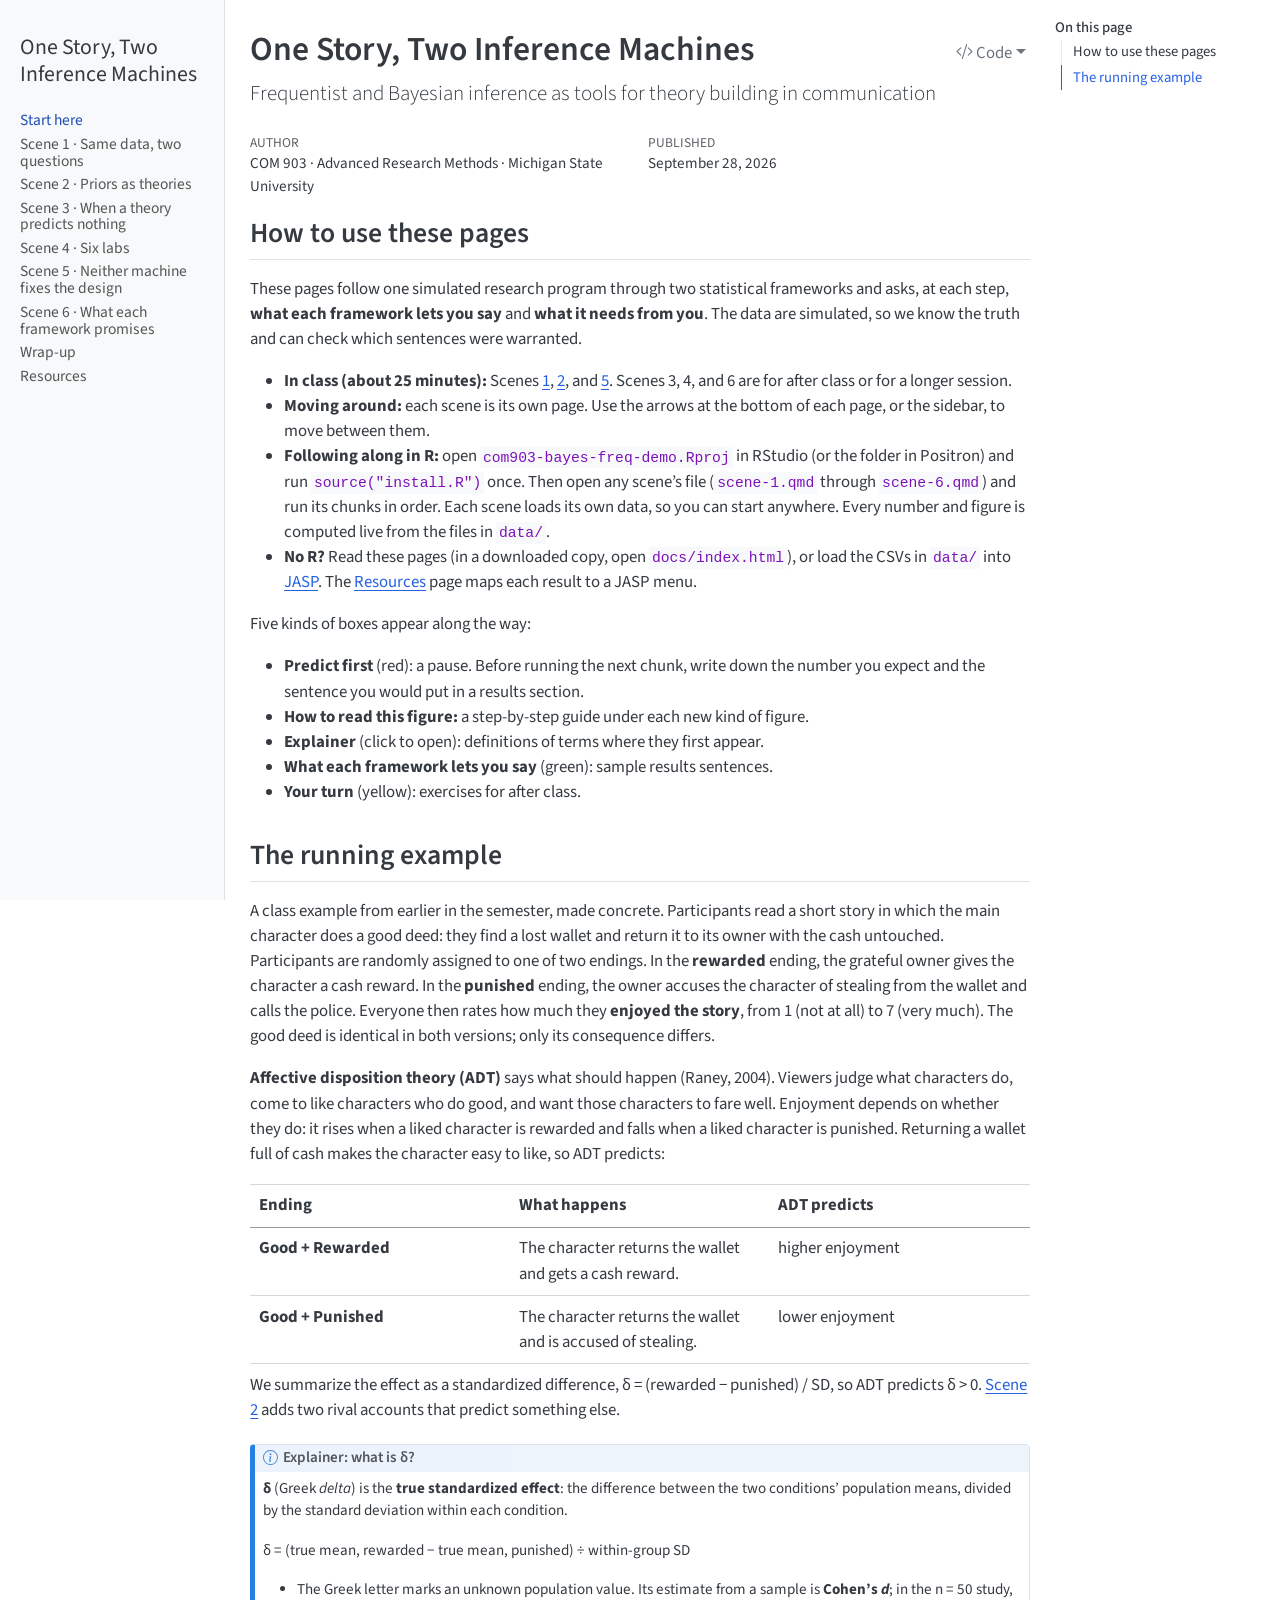
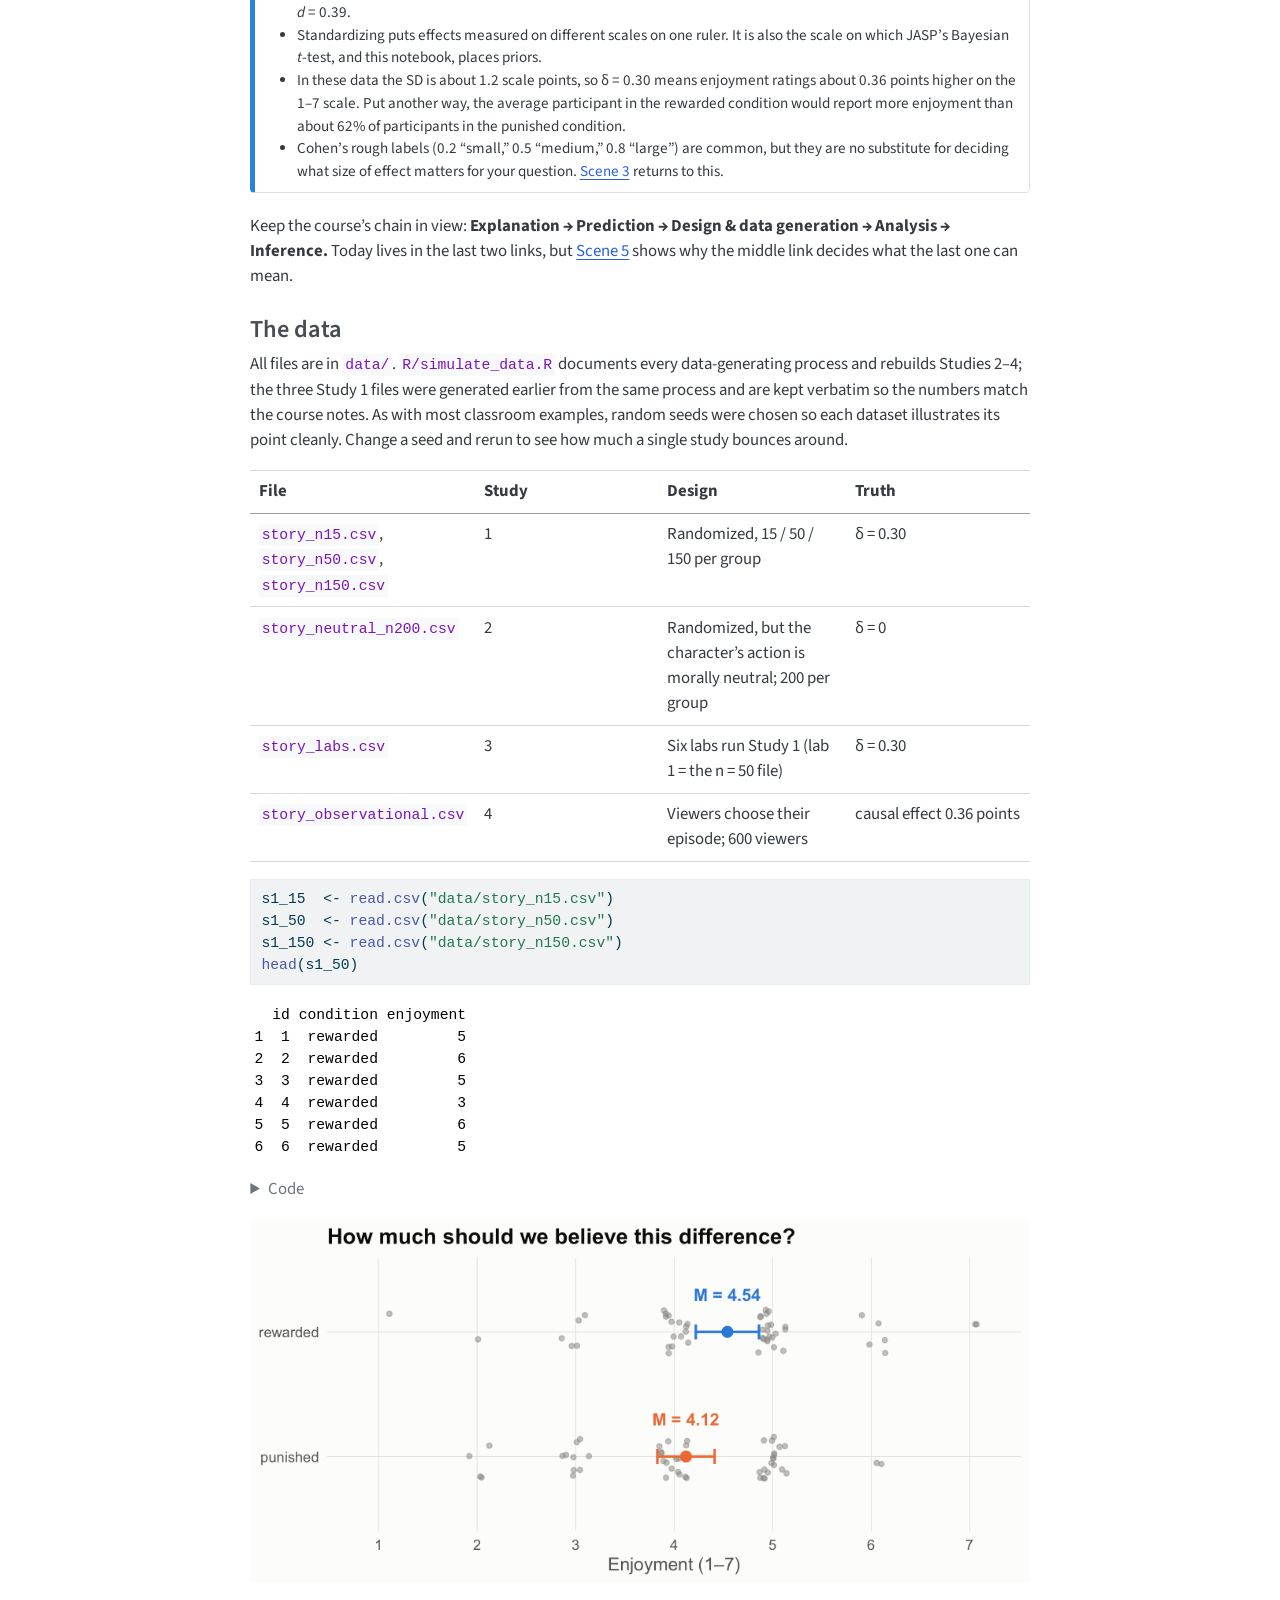
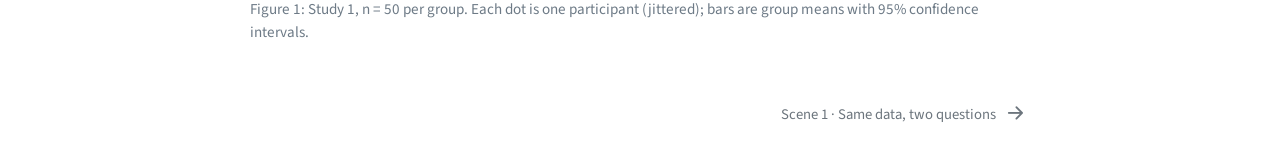
<file: docs/index.html>
<!DOCTYPE html>
<html xmlns="http://www.w3.org/1999/xhtml" lang="en" xml:lang="en"><head>

<meta charset="utf-8">
<meta name="generator" content="quarto-1.6.40">

<meta name="viewport" content="width=device-width, initial-scale=1.0, user-scalable=yes">

<meta name="author" content="COM 903 · Advanced Research Methods · Michigan State University">
<meta name="dcterms.date" content="2026-09-28">

<title>One Story, Two Inference Machines</title>
<style>
code{white-space: pre-wrap;}
span.smallcaps{font-variant: small-caps;}
div.columns{display: flex; gap: min(4vw, 1.5em);}
div.column{flex: auto; overflow-x: auto;}
div.hanging-indent{margin-left: 1.5em; text-indent: -1.5em;}
ul.task-list{list-style: none;}
ul.task-list li input[type="checkbox"] {
  width: 0.8em;
  margin: 0 0.8em 0.2em -1em; /* quarto-specific, see https://github.com/quarto-dev/quarto-cli/issues/4556 */ 
  vertical-align: middle;
}
/* CSS for syntax highlighting */
pre > code.sourceCode { white-space: pre; position: relative; }
pre > code.sourceCode > span { line-height: 1.25; }
pre > code.sourceCode > span:empty { height: 1.2em; }
.sourceCode { overflow: visible; }
code.sourceCode > span { color: inherit; text-decoration: inherit; }
div.sourceCode { margin: 1em 0; }
pre.sourceCode { margin: 0; }
@media screen {
div.sourceCode { overflow: auto; }
}
@media print {
pre > code.sourceCode { white-space: pre-wrap; }
pre > code.sourceCode > span { display: inline-block; text-indent: -5em; padding-left: 5em; }
}
pre.numberSource code
  { counter-reset: source-line 0; }
pre.numberSource code > span
  { position: relative; left: -4em; counter-increment: source-line; }
pre.numberSource code > span > a:first-child::before
  { content: counter(source-line);
    position: relative; left: -1em; text-align: right; vertical-align: baseline;
    border: none; display: inline-block;
    -webkit-touch-callout: none; -webkit-user-select: none;
    -khtml-user-select: none; -moz-user-select: none;
    -ms-user-select: none; user-select: none;
    padding: 0 4px; width: 4em;
  }
pre.numberSource { margin-left: 3em;  padding-left: 4px; }
div.sourceCode
  {   }
@media screen {
pre > code.sourceCode > span > a:first-child::before { text-decoration: underline; }
}
</style>


<script src="site_libs/quarto-nav/quarto-nav.js"></script>
<script src="site_libs/quarto-nav/headroom.min.js"></script>
<link href="./scene-1.html" rel="next">
<script src="site_libs/clipboard/clipboard.min.js"></script>
<script src="site_libs/quarto-html/quarto.js"></script>
<script src="site_libs/quarto-html/popper.min.js"></script>
<script src="site_libs/quarto-html/tippy.umd.min.js"></script>
<script src="site_libs/quarto-html/anchor.min.js"></script>
<link href="site_libs/quarto-html/tippy.css" rel="stylesheet">
<link href="site_libs/quarto-html/quarto-syntax-highlighting-549806ee2085284f45b00abea8c6df48.css" rel="stylesheet" id="quarto-text-highlighting-styles">
<script src="site_libs/bootstrap/bootstrap.min.js"></script>
<link href="site_libs/bootstrap/bootstrap-icons.css" rel="stylesheet">
<link href="site_libs/bootstrap/bootstrap-f131de9aa1b8104d26dcf3e9d08923a9.min.css" rel="stylesheet" append-hash="true" id="quarto-bootstrap" data-mode="light">
<script id="quarto-search-options" type="application/json">{
  "language": {
    "search-no-results-text": "No results",
    "search-matching-documents-text": "matching documents",
    "search-copy-link-title": "Copy link to search",
    "search-hide-matches-text": "Hide additional matches",
    "search-more-match-text": "more match in this document",
    "search-more-matches-text": "more matches in this document",
    "search-clear-button-title": "Clear",
    "search-text-placeholder": "",
    "search-detached-cancel-button-title": "Cancel",
    "search-submit-button-title": "Submit",
    "search-label": "Search"
  }
}</script>


</head>

<body class="nav-sidebar docked">

<div id="quarto-search-results"></div>
  <header id="quarto-header" class="headroom fixed-top">
  <nav class="quarto-secondary-nav">
    <div class="container-fluid d-flex">
      <button type="button" class="quarto-btn-toggle btn" data-bs-toggle="collapse" role="button" data-bs-target=".quarto-sidebar-collapse-item" aria-controls="quarto-sidebar" aria-expanded="false" aria-label="Toggle sidebar navigation" onclick="if (window.quartoToggleHeadroom) { window.quartoToggleHeadroom(); }">
        <i class="bi bi-layout-text-sidebar-reverse"></i>
      </button>
        <nav class="quarto-page-breadcrumbs" aria-label="breadcrumb"><ol class="breadcrumb"><li class="breadcrumb-item"><a href="./index.html">Start here</a></li></ol></nav>
        <a class="flex-grow-1" role="navigation" data-bs-toggle="collapse" data-bs-target=".quarto-sidebar-collapse-item" aria-controls="quarto-sidebar" aria-expanded="false" aria-label="Toggle sidebar navigation" onclick="if (window.quartoToggleHeadroom) { window.quartoToggleHeadroom(); }">      
        </a>
    </div>
  </nav>
</header>
<!-- content -->
<div id="quarto-content" class="quarto-container page-columns page-rows-contents page-layout-article">
<!-- sidebar -->
  <nav id="quarto-sidebar" class="sidebar collapse collapse-horizontal quarto-sidebar-collapse-item sidebar-navigation docked overflow-auto">
    <div class="pt-lg-2 mt-2 text-left sidebar-header">
    <div class="sidebar-title mb-0 py-0">
      <a href="./">One Story, Two Inference Machines</a> 
    </div>
      </div>
    <div class="sidebar-menu-container"> 
    <ul class="list-unstyled mt-1">
        <li class="sidebar-item">
  <div class="sidebar-item-container"> 
  <a href="./index.html" class="sidebar-item-text sidebar-link active">
 <span class="menu-text">Start here</span></a>
  </div>
</li>
        <li class="sidebar-item">
  <div class="sidebar-item-container"> 
  <a href="./scene-1.html" class="sidebar-item-text sidebar-link">
 <span class="menu-text">Scene 1 · Same data, two questions</span></a>
  </div>
</li>
        <li class="sidebar-item">
  <div class="sidebar-item-container"> 
  <a href="./scene-2.html" class="sidebar-item-text sidebar-link">
 <span class="menu-text">Scene 2 · Priors as theories</span></a>
  </div>
</li>
        <li class="sidebar-item">
  <div class="sidebar-item-container"> 
  <a href="./scene-3.html" class="sidebar-item-text sidebar-link">
 <span class="menu-text">Scene 3 · When a theory predicts nothing</span></a>
  </div>
</li>
        <li class="sidebar-item">
  <div class="sidebar-item-container"> 
  <a href="./scene-4.html" class="sidebar-item-text sidebar-link">
 <span class="menu-text">Scene 4 · Six labs</span></a>
  </div>
</li>
        <li class="sidebar-item">
  <div class="sidebar-item-container"> 
  <a href="./scene-5.html" class="sidebar-item-text sidebar-link">
 <span class="menu-text">Scene 5 · Neither machine fixes the design</span></a>
  </div>
</li>
        <li class="sidebar-item">
  <div class="sidebar-item-container"> 
  <a href="./scene-6.html" class="sidebar-item-text sidebar-link">
 <span class="menu-text">Scene 6 · What each framework promises</span></a>
  </div>
</li>
        <li class="sidebar-item">
  <div class="sidebar-item-container"> 
  <a href="./wrap-up.html" class="sidebar-item-text sidebar-link">
 <span class="menu-text">Wrap-up</span></a>
  </div>
</li>
        <li class="sidebar-item">
  <div class="sidebar-item-container"> 
  <a href="./resources.html" class="sidebar-item-text sidebar-link">
 <span class="menu-text">Resources</span></a>
  </div>
</li>
    </ul>
    </div>
</nav>
<div id="quarto-sidebar-glass" class="quarto-sidebar-collapse-item" data-bs-toggle="collapse" data-bs-target=".quarto-sidebar-collapse-item"></div>
<!-- margin-sidebar -->
    <div id="quarto-margin-sidebar" class="sidebar margin-sidebar">
        <nav id="TOC" role="doc-toc" class="toc-active">
    <h2 id="toc-title">On this page</h2>
   
  <ul class="collapse">
  <li><a href="#how-to-use-these-pages" id="toc-how-to-use-these-pages" class="nav-link active" data-scroll-target="#how-to-use-these-pages">How to use these pages</a></li>
  <li><a href="#the-running-example" id="toc-the-running-example" class="nav-link" data-scroll-target="#the-running-example">The running example</a></li>
  </ul>
</nav>
    </div>
<!-- main -->
<main class="content" id="quarto-document-content">

<header id="title-block-header" class="quarto-title-block default">
<div class="quarto-title">
<div class="quarto-title-block"><div><h1 class="title">One Story, Two Inference Machines</h1><button type="button" class="btn code-tools-button dropdown-toggle" id="quarto-code-tools-menu" data-bs-toggle="dropdown" aria-expanded="false"><i class="bi"></i> Code</button><ul class="dropdown-menu dropdown-menu-end" aria-labelelledby="quarto-code-tools-menu"><li><a id="quarto-show-all-code" class="dropdown-item" href="javascript:void(0)" role="button">Show All Code</a></li><li><a id="quarto-hide-all-code" class="dropdown-item" href="javascript:void(0)" role="button">Hide All Code</a></li><li><hr class="dropdown-divider"></li><li><a id="quarto-view-source" class="dropdown-item" href="javascript:void(0)" role="button">View Source</a></li></ul></div></div>
<p class="subtitle lead">Frequentist and Bayesian inference as tools for theory building in communication</p>
</div>



<div class="quarto-title-meta">

    <div>
    <div class="quarto-title-meta-heading">Author</div>
    <div class="quarto-title-meta-contents">
             <p>COM 903 · Advanced Research Methods · Michigan State University </p>
          </div>
  </div>
    
    <div>
    <div class="quarto-title-meta-heading">Published</div>
    <div class="quarto-title-meta-contents">
      <p class="date">September 28, 2026</p>
    </div>
  </div>
  
    
  </div>
  


</header>


<section id="how-to-use-these-pages" class="level2">
<h2 class="anchored" data-anchor-id="how-to-use-these-pages">How to use these pages</h2>
<p>These pages follow one simulated research program through two statistical frameworks and asks, at each step, <strong>what each framework lets you say</strong> and <strong>what it needs from you</strong>. The data are simulated, so we know the truth and can check which sentences were warranted.</p>
<ul>
<li><strong>In class (about 25 minutes):</strong> Scenes <a href="./scene-1.html">1</a>, <a href="./scene-2.html">2</a>, and <a href="./scene-5.html">5</a>. Scenes 3, 4, and 6 are for after class or for a longer session.</li>
<li><strong>Moving around:</strong> each scene is its own page. Use the arrows at the bottom of each page, or the sidebar, to move between them.</li>
<li><strong>Following along in R:</strong> open <code>com903-bayes-freq-demo.Rproj</code> in RStudio (or the folder in Positron) and run <code>source("install.R")</code> once. Then open any scene’s file (<code>scene-1.qmd</code> through <code>scene-6.qmd</code>) and run its chunks in order. Each scene loads its own data, so you can start anywhere. Every number and figure is computed live from the files in <code>data/</code>.</li>
<li><strong>No R?</strong> Read these pages (in a downloaded copy, open <code>docs/index.html</code>), or load the CSVs in <code>data/</code> into <a href="https://jasp-stats.org/">JASP</a>. The <a href="./resources.html">Resources</a> page maps each result to a JASP menu.</li>
</ul>
<p>Five kinds of boxes appear along the way:</p>
<ul>
<li><strong>Predict first</strong> (red): a pause. Before running the next chunk, write down the number you expect and the sentence you would put in a results section.</li>
<li><strong>How to read this figure:</strong> a step-by-step guide under each new kind of figure.</li>
<li><strong>Explainer</strong> (click to open): definitions of terms where they first appear.</li>
<li><strong>What each framework lets you say</strong> (green): sample results sentences.</li>
<li><strong>Your turn</strong> (yellow): exercises for after class.</li>
</ul>
</section>
<section id="the-running-example" class="level2">
<h2 class="anchored" data-anchor-id="the-running-example">The running example</h2>
<p>A class example from earlier in the semester, made concrete. Participants read a short story in which the main character does a good deed: they find a lost wallet and return it to its owner with the cash untouched. Participants are randomly assigned to one of two endings. In the <strong>rewarded</strong> ending, the grateful owner gives the character a cash reward. In the <strong>punished</strong> ending, the owner accuses the character of stealing from the wallet and calls the police. Everyone then rates how much they <strong>enjoyed the story</strong>, from 1 (not at all) to 7 (very much). The good deed is identical in both versions; only its consequence differs.</p>
<p><strong>Affective disposition theory (ADT)</strong> says what should happen (Raney, 2004). Viewers judge what characters do, come to like characters who do good, and want those characters to fare well. Enjoyment depends on whether they do: it rises when a liked character is rewarded and falls when a liked character is punished. Returning a wallet full of cash makes the character easy to like, so ADT predicts:</p>
<table class="caption-top table">
<colgroup>
<col style="width: 33%">
<col style="width: 33%">
<col style="width: 33%">
</colgroup>
<thead>
<tr class="header">
<th>Ending</th>
<th>What happens</th>
<th>ADT predicts</th>
</tr>
</thead>
<tbody>
<tr class="odd">
<td><strong>Good + Rewarded</strong></td>
<td>The character returns the wallet and gets a cash reward.</td>
<td>higher enjoyment</td>
</tr>
<tr class="even">
<td><strong>Good + Punished</strong></td>
<td>The character returns the wallet and is accused of stealing.</td>
<td>lower enjoyment</td>
</tr>
</tbody>
</table>
<p>We summarize the effect as a standardized difference, δ = (rewarded − punished) / SD, so ADT predicts δ &gt; 0. <a href="./scene-2.html">Scene 2</a> adds two rival accounts that predict something else.</p>
<div class="callout callout-style-default callout-note callout-titled" title="Explainer: what is δ?">
<div class="callout-header d-flex align-content-center">
<div class="callout-icon-container">
<i class="callout-icon"></i>
</div>
<div class="callout-title-container flex-fill">
Explainer: what is δ?
</div>
</div>
<div class="callout-body-container callout-body">
<p><strong>δ</strong> (Greek <em>delta</em>) is the <strong>true standardized effect</strong>: the difference between the two conditions’ population means, divided by the standard deviation within each condition.</p>
<p>δ = (true mean, rewarded − true mean, punished) ÷ within-group SD</p>
<ul>
<li>The Greek letter marks an unknown population value. Its estimate from a sample is <strong>Cohen’s <em>d</em></strong>; in the n = 50 study, <em>d</em> = 0.39.</li>
<li>Standardizing puts effects measured on different scales on one ruler. It is also the scale on which JASP’s Bayesian <em>t</em>-test, and this notebook, places priors.</li>
<li>In these data the SD is about 1.2 scale points, so δ = 0.30 means enjoyment ratings about 0.36 points higher on the 1–7 scale. Put another way, the average participant in the rewarded condition would report more enjoyment than about 62% of participants in the punished condition.</li>
<li>Cohen’s rough labels (0.2 “small,” 0.5 “medium,” 0.8 “large”) are common, but they are no substitute for deciding what size of effect matters for your question. <a href="./scene-3.html">Scene 3</a> returns to this.</li>
</ul>
</div>
</div>
<p>Keep the course’s chain in view: <strong>Explanation → Prediction → Design &amp; data generation → Analysis → Inference.</strong> Today lives in the last two links, but <a href="./scene-5.html">Scene 5</a> shows why the middle link decides what the last one can mean.</p>
<section id="the-data" class="level3">
<h3 class="anchored" data-anchor-id="the-data">The data</h3>
<p>All files are in <code>data/</code>. <code>R/simulate_data.R</code> documents every data-generating process and rebuilds Studies 2–4; the three Study 1 files were generated earlier from the same process and are kept verbatim so the numbers match the course notes. As with most classroom examples, random seeds were chosen so each dataset illustrates its point cleanly. Change a seed and rerun to see how much a single study bounces around.</p>
<table class="caption-top table">
<colgroup>
<col style="width: 25%">
<col style="width: 25%">
<col style="width: 25%">
<col style="width: 25%">
</colgroup>
<thead>
<tr class="header">
<th>File</th>
<th>Study</th>
<th>Design</th>
<th>Truth</th>
</tr>
</thead>
<tbody>
<tr class="odd">
<td><code>story_n15.csv</code>, <code>story_n50.csv</code>, <code>story_n150.csv</code></td>
<td>1</td>
<td>Randomized, 15 / 50 / 150 per group</td>
<td>δ = 0.30</td>
</tr>
<tr class="even">
<td><code>story_neutral_n200.csv</code></td>
<td>2</td>
<td>Randomized, but the character’s action is morally neutral; 200 per group</td>
<td>δ = 0</td>
</tr>
<tr class="odd">
<td><code>story_labs.csv</code></td>
<td>3</td>
<td>Six labs run Study 1 (lab 1 = the n = 50 file)</td>
<td>δ = 0.30</td>
</tr>
<tr class="even">
<td><code>story_observational.csv</code></td>
<td>4</td>
<td>Viewers choose their episode; 600 viewers</td>
<td>causal effect 0.36 points</td>
</tr>
</tbody>
</table>
<div class="cell" data-layout-align="center">
<div class="sourceCode cell-code" id="cb1"><pre class="sourceCode r code-with-copy"><code class="sourceCode r"><span id="cb1-1"><a href="#cb1-1" aria-hidden="true" tabindex="-1"></a>s1_15  <span class="ot">&lt;-</span> <span class="fu">read.csv</span>(<span class="st">"data/story_n15.csv"</span>)</span>
<span id="cb1-2"><a href="#cb1-2" aria-hidden="true" tabindex="-1"></a>s1_50  <span class="ot">&lt;-</span> <span class="fu">read.csv</span>(<span class="st">"data/story_n50.csv"</span>)</span>
<span id="cb1-3"><a href="#cb1-3" aria-hidden="true" tabindex="-1"></a>s1_150 <span class="ot">&lt;-</span> <span class="fu">read.csv</span>(<span class="st">"data/story_n150.csv"</span>)</span>
<span id="cb1-4"><a href="#cb1-4" aria-hidden="true" tabindex="-1"></a><span class="fu">head</span>(s1_50)</span></code><button title="Copy to Clipboard" class="code-copy-button"><i class="bi"></i></button></pre></div>
<div class="cell-output cell-output-stdout">
<pre><code>  id condition enjoyment
1  1  rewarded         5
2  2  rewarded         6
3  3  rewarded         5
4  4  rewarded         3
5  5  rewarded         6
6  6  rewarded         5</code></pre>
</div>
</div>
<div class="cell" data-layout-align="center">
<details class="code-fold">
<summary>Code</summary>
<div class="sourceCode cell-code" id="cb3"><pre class="sourceCode r code-with-copy"><code class="sourceCode r"><span id="cb3-1"><a href="#cb3-1" aria-hidden="true" tabindex="-1"></a>plot_groups <span class="ot">&lt;-</span> <span class="cf">function</span>(d, title) {</span>
<span id="cb3-2"><a href="#cb3-2" aria-hidden="true" tabindex="-1"></a>  sm <span class="ot">&lt;-</span> <span class="fu">aggregate</span>(enjoyment <span class="sc">~</span> condition, d, <span class="cf">function</span>(x)</span>
<span id="cb3-3"><a href="#cb3-3" aria-hidden="true" tabindex="-1"></a>    <span class="fu">c</span>(<span class="at">m =</span> <span class="fu">mean</span>(x), <span class="at">lo =</span> <span class="fu">mean</span>(x) <span class="sc">-</span> <span class="fu">qt</span>(.<span class="dv">975</span>, <span class="fu">length</span>(x) <span class="sc">-</span> <span class="dv">1</span>) <span class="sc">*</span> <span class="fu">sd</span>(x) <span class="sc">/</span> <span class="fu">sqrt</span>(<span class="fu">length</span>(x)),</span>
<span id="cb3-4"><a href="#cb3-4" aria-hidden="true" tabindex="-1"></a>      <span class="at">hi =</span> <span class="fu">mean</span>(x) <span class="sc">+</span> <span class="fu">qt</span>(.<span class="dv">975</span>, <span class="fu">length</span>(x) <span class="sc">-</span> <span class="dv">1</span>) <span class="sc">*</span> <span class="fu">sd</span>(x) <span class="sc">/</span> <span class="fu">sqrt</span>(<span class="fu">length</span>(x))))</span>
<span id="cb3-5"><a href="#cb3-5" aria-hidden="true" tabindex="-1"></a>  sm <span class="ot">&lt;-</span> <span class="fu">data.frame</span>(<span class="at">condition =</span> sm<span class="sc">$</span>condition, sm<span class="sc">$</span>enjoyment)</span>
<span id="cb3-6"><a href="#cb3-6" aria-hidden="true" tabindex="-1"></a>  d<span class="sc">$</span>condition  <span class="ot">&lt;-</span> <span class="fu">factor</span>(d<span class="sc">$</span>condition,  <span class="at">levels =</span> <span class="fu">c</span>(<span class="st">"punished"</span>, <span class="st">"rewarded"</span>))</span>
<span id="cb3-7"><a href="#cb3-7" aria-hidden="true" tabindex="-1"></a>  sm<span class="sc">$</span>condition <span class="ot">&lt;-</span> <span class="fu">factor</span>(sm<span class="sc">$</span>condition, <span class="at">levels =</span> <span class="fu">c</span>(<span class="st">"punished"</span>, <span class="st">"rewarded"</span>))</span>
<span id="cb3-8"><a href="#cb3-8" aria-hidden="true" tabindex="-1"></a>  <span class="fu">set.seed</span>(<span class="dv">1</span>)</span>
<span id="cb3-9"><a href="#cb3-9" aria-hidden="true" tabindex="-1"></a>  <span class="fu">ggplot</span>(d, <span class="fu">aes</span>(condition, enjoyment)) <span class="sc">+</span></span>
<span id="cb3-10"><a href="#cb3-10" aria-hidden="true" tabindex="-1"></a>    <span class="fu">geom_jitter</span>(<span class="at">width =</span> <span class="fl">0.18</span>, <span class="at">height =</span> <span class="fl">0.15</span>, <span class="at">color =</span> pal[[<span class="st">"gray"</span>]], <span class="at">alpha =</span> <span class="fl">0.55</span>, <span class="at">size =</span> <span class="fl">1.8</span>) <span class="sc">+</span></span>
<span id="cb3-11"><a href="#cb3-11" aria-hidden="true" tabindex="-1"></a>    <span class="fu">geom_errorbar</span>(<span class="at">data =</span> sm, <span class="fu">aes</span>(<span class="at">y =</span> m, <span class="at">ymin =</span> lo, <span class="at">ymax =</span> hi, <span class="at">color =</span> condition),</span>
<span id="cb3-12"><a href="#cb3-12" aria-hidden="true" tabindex="-1"></a>                  <span class="at">width =</span> <span class="fl">0.12</span>, <span class="at">linewidth =</span> <span class="dv">1</span>) <span class="sc">+</span></span>
<span id="cb3-13"><a href="#cb3-13" aria-hidden="true" tabindex="-1"></a>    <span class="fu">geom_point</span>(<span class="at">data =</span> sm, <span class="fu">aes</span>(<span class="at">y =</span> m, <span class="at">color =</span> condition), <span class="at">size =</span> <span class="dv">4</span>) <span class="sc">+</span></span>
<span id="cb3-14"><a href="#cb3-14" aria-hidden="true" tabindex="-1"></a>    <span class="fu">geom_text</span>(<span class="at">data =</span> sm, <span class="fu">aes</span>(<span class="at">y =</span> m, <span class="at">label =</span> <span class="fu">sprintf</span>(<span class="st">"M = %.2f"</span>, m), <span class="at">color =</span> condition),</span>
<span id="cb3-15"><a href="#cb3-15" aria-hidden="true" tabindex="-1"></a>              <span class="at">nudge_x =</span> <span class="fl">0.3</span>, <span class="at">size =</span> <span class="dv">5</span>, <span class="at">fontface =</span> <span class="st">"bold"</span>) <span class="sc">+</span></span>
<span id="cb3-16"><a href="#cb3-16" aria-hidden="true" tabindex="-1"></a>    <span class="fu">scale_color_manual</span>(<span class="at">values =</span> <span class="fu">c</span>(<span class="at">punished =</span> pal[[<span class="st">"orange"</span>]], <span class="at">rewarded =</span> pal[[<span class="st">"blue"</span>]])) <span class="sc">+</span></span>
<span id="cb3-17"><a href="#cb3-17" aria-hidden="true" tabindex="-1"></a>    <span class="fu">scale_y_continuous</span>(<span class="at">breaks =</span> <span class="dv">1</span><span class="sc">:</span><span class="dv">7</span>, <span class="at">limits =</span> <span class="fu">c</span>(<span class="fl">0.8</span>, <span class="fl">7.2</span>)) <span class="sc">+</span></span>
<span id="cb3-18"><a href="#cb3-18" aria-hidden="true" tabindex="-1"></a>    <span class="fu">labs</span>(<span class="at">x =</span> <span class="cn">NULL</span>, <span class="at">y =</span> <span class="st">"Enjoyment (1–7)"</span>, <span class="at">title =</span> title) <span class="sc">+</span></span>
<span id="cb3-19"><a href="#cb3-19" aria-hidden="true" tabindex="-1"></a>    <span class="fu">coord_flip</span>() <span class="sc">+</span> <span class="fu">theme_demo</span>()</span>
<span id="cb3-20"><a href="#cb3-20" aria-hidden="true" tabindex="-1"></a>}</span>
<span id="cb3-21"><a href="#cb3-21" aria-hidden="true" tabindex="-1"></a><span class="fu">plot_groups</span>(s1_50, <span class="st">"How much should we believe this difference?"</span>)</span></code><button title="Copy to Clipboard" class="code-copy-button"><i class="bi"></i></button></pre></div>
</details>
<div class="cell-output-display">
<div id="fig-raw" class="quarto-float quarto-figure quarto-figure-center anchored" data-fig-align="center">
<figure class="quarto-float quarto-float-fig figure">
<div aria-describedby="fig-raw-caption-0ceaefa1-69ba-4598-a22c-09a6ac19f8ca">
<img src="index_files/figure-html/fig-raw-1.png" class="img-fluid quarto-figure quarto-figure-center figure-img" width="990">
</div>
<figcaption class="quarto-float-caption-bottom quarto-float-caption quarto-float-fig" id="fig-raw-caption-0ceaefa1-69ba-4598-a22c-09a6ac19f8ca">
Figure&nbsp;1: Study 1, n = 50 per group. Each dot is one participant (jittered); bars are group means with 95% confidence intervals.
</figcaption>
</figure>
</div>
</div>
</div>


<!-- -->

</section>
</section>

</main> <!-- /main -->
<script id="quarto-html-after-body" type="application/javascript">
window.document.addEventListener("DOMContentLoaded", function (event) {
  const toggleBodyColorMode = (bsSheetEl) => {
    const mode = bsSheetEl.getAttribute("data-mode");
    const bodyEl = window.document.querySelector("body");
    if (mode === "dark") {
      bodyEl.classList.add("quarto-dark");
      bodyEl.classList.remove("quarto-light");
    } else {
      bodyEl.classList.add("quarto-light");
      bodyEl.classList.remove("quarto-dark");
    }
  }
  const toggleBodyColorPrimary = () => {
    const bsSheetEl = window.document.querySelector("link#quarto-bootstrap");
    if (bsSheetEl) {
      toggleBodyColorMode(bsSheetEl);
    }
  }
  toggleBodyColorPrimary();  
  const icon = "";
  const anchorJS = new window.AnchorJS();
  anchorJS.options = {
    placement: 'right',
    icon: icon
  };
  anchorJS.add('.anchored');
  const isCodeAnnotation = (el) => {
    for (const clz of el.classList) {
      if (clz.startsWith('code-annotation-')) {                     
        return true;
      }
    }
    return false;
  }
  const onCopySuccess = function(e) {
    // button target
    const button = e.trigger;
    // don't keep focus
    button.blur();
    // flash "checked"
    button.classList.add('code-copy-button-checked');
    var currentTitle = button.getAttribute("title");
    button.setAttribute("title", "Copied!");
    let tooltip;
    if (window.bootstrap) {
      button.setAttribute("data-bs-toggle", "tooltip");
      button.setAttribute("data-bs-placement", "left");
      button.setAttribute("data-bs-title", "Copied!");
      tooltip = new bootstrap.Tooltip(button, 
        { trigger: "manual", 
          customClass: "code-copy-button-tooltip",
          offset: [0, -8]});
      tooltip.show();    
    }
    setTimeout(function() {
      if (tooltip) {
        tooltip.hide();
        button.removeAttribute("data-bs-title");
        button.removeAttribute("data-bs-toggle");
        button.removeAttribute("data-bs-placement");
      }
      button.setAttribute("title", currentTitle);
      button.classList.remove('code-copy-button-checked');
    }, 1000);
    // clear code selection
    e.clearSelection();
  }
  const getTextToCopy = function(trigger) {
      const codeEl = trigger.previousElementSibling.cloneNode(true);
      for (const childEl of codeEl.children) {
        if (isCodeAnnotation(childEl)) {
          childEl.remove();
        }
      }
      return codeEl.innerText;
  }
  const clipboard = new window.ClipboardJS('.code-copy-button:not([data-in-quarto-modal])', {
    text: getTextToCopy
  });
  clipboard.on('success', onCopySuccess);
  if (window.document.getElementById('quarto-embedded-source-code-modal')) {
    const clipboardModal = new window.ClipboardJS('.code-copy-button[data-in-quarto-modal]', {
      text: getTextToCopy,
      container: window.document.getElementById('quarto-embedded-source-code-modal')
    });
    clipboardModal.on('success', onCopySuccess);
  }
  const viewSource = window.document.getElementById('quarto-view-source') ||
                     window.document.getElementById('quarto-code-tools-source');
  if (viewSource) {
    const sourceUrl = viewSource.getAttribute("data-quarto-source-url");
    viewSource.addEventListener("click", function(e) {
      if (sourceUrl) {
        // rstudio viewer pane
        if (/\bcapabilities=\b/.test(window.location)) {
          window.open(sourceUrl);
        } else {
          window.location.href = sourceUrl;
        }
      } else {
        const modal = new bootstrap.Modal(document.getElementById('quarto-embedded-source-code-modal'));
        modal.show();
      }
      return false;
    });
  }
  function toggleCodeHandler(show) {
    return function(e) {
      const detailsSrc = window.document.querySelectorAll(".cell > details > .sourceCode");
      for (let i=0; i<detailsSrc.length; i++) {
        const details = detailsSrc[i].parentElement;
        if (show) {
          details.open = true;
        } else {
          details.removeAttribute("open");
        }
      }
      const cellCodeDivs = window.document.querySelectorAll(".cell > .sourceCode");
      const fromCls = show ? "hidden" : "unhidden";
      const toCls = show ? "unhidden" : "hidden";
      for (let i=0; i<cellCodeDivs.length; i++) {
        const codeDiv = cellCodeDivs[i];
        if (codeDiv.classList.contains(fromCls)) {
          codeDiv.classList.remove(fromCls);
          codeDiv.classList.add(toCls);
        } 
      }
      return false;
    }
  }
  const hideAllCode = window.document.getElementById("quarto-hide-all-code");
  if (hideAllCode) {
    hideAllCode.addEventListener("click", toggleCodeHandler(false));
  }
  const showAllCode = window.document.getElementById("quarto-show-all-code");
  if (showAllCode) {
    showAllCode.addEventListener("click", toggleCodeHandler(true));
  }
    var localhostRegex = new RegExp(/^(?:http|https):\/\/localhost\:?[0-9]*\//);
    var mailtoRegex = new RegExp(/^mailto:/);
      var filterRegex = new RegExp('/' + window.location.host + '/');
    var isInternal = (href) => {
        return filterRegex.test(href) || localhostRegex.test(href) || mailtoRegex.test(href);
    }
    // Inspect non-navigation links and adorn them if external
 	var links = window.document.querySelectorAll('a[href]:not(.nav-link):not(.navbar-brand):not(.toc-action):not(.sidebar-link):not(.sidebar-item-toggle):not(.pagination-link):not(.no-external):not([aria-hidden]):not(.dropdown-item):not(.quarto-navigation-tool):not(.about-link)');
    for (var i=0; i<links.length; i++) {
      const link = links[i];
      if (!isInternal(link.href)) {
        // undo the damage that might have been done by quarto-nav.js in the case of
        // links that we want to consider external
        if (link.dataset.originalHref !== undefined) {
          link.href = link.dataset.originalHref;
        }
      }
    }
  function tippyHover(el, contentFn, onTriggerFn, onUntriggerFn) {
    const config = {
      allowHTML: true,
      maxWidth: 500,
      delay: 100,
      arrow: false,
      appendTo: function(el) {
          return el.parentElement;
      },
      interactive: true,
      interactiveBorder: 10,
      theme: 'quarto',
      placement: 'bottom-start',
    };
    if (contentFn) {
      config.content = contentFn;
    }
    if (onTriggerFn) {
      config.onTrigger = onTriggerFn;
    }
    if (onUntriggerFn) {
      config.onUntrigger = onUntriggerFn;
    }
    window.tippy(el, config); 
  }
  const noterefs = window.document.querySelectorAll('a[role="doc-noteref"]');
  for (var i=0; i<noterefs.length; i++) {
    const ref = noterefs[i];
    tippyHover(ref, function() {
      // use id or data attribute instead here
      let href = ref.getAttribute('data-footnote-href') || ref.getAttribute('href');
      try { href = new URL(href).hash; } catch {}
      const id = href.replace(/^#\/?/, "");
      const note = window.document.getElementById(id);
      if (note) {
        return note.innerHTML;
      } else {
        return "";
      }
    });
  }
  const xrefs = window.document.querySelectorAll('a.quarto-xref');
  const processXRef = (id, note) => {
    // Strip column container classes
    const stripColumnClz = (el) => {
      el.classList.remove("page-full", "page-columns");
      if (el.children) {
        for (const child of el.children) {
          stripColumnClz(child);
        }
      }
    }
    stripColumnClz(note)
    if (id === null || id.startsWith('sec-')) {
      // Special case sections, only their first couple elements
      const container = document.createElement("div");
      if (note.children && note.children.length > 2) {
        container.appendChild(note.children[0].cloneNode(true));
        for (let i = 1; i < note.children.length; i++) {
          const child = note.children[i];
          if (child.tagName === "P" && child.innerText === "") {
            continue;
          } else {
            container.appendChild(child.cloneNode(true));
            break;
          }
        }
        if (window.Quarto?.typesetMath) {
          window.Quarto.typesetMath(container);
        }
        return container.innerHTML
      } else {
        if (window.Quarto?.typesetMath) {
          window.Quarto.typesetMath(note);
        }
        return note.innerHTML;
      }
    } else {
      // Remove any anchor links if they are present
      const anchorLink = note.querySelector('a.anchorjs-link');
      if (anchorLink) {
        anchorLink.remove();
      }
      if (window.Quarto?.typesetMath) {
        window.Quarto.typesetMath(note);
      }
      if (note.classList.contains("callout")) {
        return note.outerHTML;
      } else {
        return note.innerHTML;
      }
    }
  }
  for (var i=0; i<xrefs.length; i++) {
    const xref = xrefs[i];
    tippyHover(xref, undefined, function(instance) {
      instance.disable();
      let url = xref.getAttribute('href');
      let hash = undefined; 
      if (url.startsWith('#')) {
        hash = url;
      } else {
        try { hash = new URL(url).hash; } catch {}
      }
      if (hash) {
        const id = hash.replace(/^#\/?/, "");
        const note = window.document.getElementById(id);
        if (note !== null) {
          try {
            const html = processXRef(id, note.cloneNode(true));
            instance.setContent(html);
          } finally {
            instance.enable();
            instance.show();
          }
        } else {
          // See if we can fetch this
          fetch(url.split('#')[0])
          .then(res => res.text())
          .then(html => {
            const parser = new DOMParser();
            const htmlDoc = parser.parseFromString(html, "text/html");
            const note = htmlDoc.getElementById(id);
            if (note !== null) {
              const html = processXRef(id, note);
              instance.setContent(html);
            } 
          }).finally(() => {
            instance.enable();
            instance.show();
          });
        }
      } else {
        // See if we can fetch a full url (with no hash to target)
        // This is a special case and we should probably do some content thinning / targeting
        fetch(url)
        .then(res => res.text())
        .then(html => {
          const parser = new DOMParser();
          const htmlDoc = parser.parseFromString(html, "text/html");
          const note = htmlDoc.querySelector('main.content');
          if (note !== null) {
            // This should only happen for chapter cross references
            // (since there is no id in the URL)
            // remove the first header
            if (note.children.length > 0 && note.children[0].tagName === "HEADER") {
              note.children[0].remove();
            }
            const html = processXRef(null, note);
            instance.setContent(html);
          } 
        }).finally(() => {
          instance.enable();
          instance.show();
        });
      }
    }, function(instance) {
    });
  }
      let selectedAnnoteEl;
      const selectorForAnnotation = ( cell, annotation) => {
        let cellAttr = 'data-code-cell="' + cell + '"';
        let lineAttr = 'data-code-annotation="' +  annotation + '"';
        const selector = 'span[' + cellAttr + '][' + lineAttr + ']';
        return selector;
      }
      const selectCodeLines = (annoteEl) => {
        const doc = window.document;
        const targetCell = annoteEl.getAttribute("data-target-cell");
        const targetAnnotation = annoteEl.getAttribute("data-target-annotation");
        const annoteSpan = window.document.querySelector(selectorForAnnotation(targetCell, targetAnnotation));
        const lines = annoteSpan.getAttribute("data-code-lines").split(",");
        const lineIds = lines.map((line) => {
          return targetCell + "-" + line;
        })
        let top = null;
        let height = null;
        let parent = null;
        if (lineIds.length > 0) {
            //compute the position of the single el (top and bottom and make a div)
            const el = window.document.getElementById(lineIds[0]);
            top = el.offsetTop;
            height = el.offsetHeight;
            parent = el.parentElement.parentElement;
          if (lineIds.length > 1) {
            const lastEl = window.document.getElementById(lineIds[lineIds.length - 1]);
            const bottom = lastEl.offsetTop + lastEl.offsetHeight;
            height = bottom - top;
          }
          if (top !== null && height !== null && parent !== null) {
            // cook up a div (if necessary) and position it 
            let div = window.document.getElementById("code-annotation-line-highlight");
            if (div === null) {
              div = window.document.createElement("div");
              div.setAttribute("id", "code-annotation-line-highlight");
              div.style.position = 'absolute';
              parent.appendChild(div);
            }
            div.style.top = top - 2 + "px";
            div.style.height = height + 4 + "px";
            div.style.left = 0;
            let gutterDiv = window.document.getElementById("code-annotation-line-highlight-gutter");
            if (gutterDiv === null) {
              gutterDiv = window.document.createElement("div");
              gutterDiv.setAttribute("id", "code-annotation-line-highlight-gutter");
              gutterDiv.style.position = 'absolute';
              const codeCell = window.document.getElementById(targetCell);
              const gutter = codeCell.querySelector('.code-annotation-gutter');
              gutter.appendChild(gutterDiv);
            }
            gutterDiv.style.top = top - 2 + "px";
            gutterDiv.style.height = height + 4 + "px";
          }
          selectedAnnoteEl = annoteEl;
        }
      };
      const unselectCodeLines = () => {
        const elementsIds = ["code-annotation-line-highlight", "code-annotation-line-highlight-gutter"];
        elementsIds.forEach((elId) => {
          const div = window.document.getElementById(elId);
          if (div) {
            div.remove();
          }
        });
        selectedAnnoteEl = undefined;
      };
        // Handle positioning of the toggle
    window.addEventListener(
      "resize",
      throttle(() => {
        elRect = undefined;
        if (selectedAnnoteEl) {
          selectCodeLines(selectedAnnoteEl);
        }
      }, 10)
    );
    function throttle(fn, ms) {
    let throttle = false;
    let timer;
      return (...args) => {
        if(!throttle) { // first call gets through
            fn.apply(this, args);
            throttle = true;
        } else { // all the others get throttled
            if(timer) clearTimeout(timer); // cancel #2
            timer = setTimeout(() => {
              fn.apply(this, args);
              timer = throttle = false;
            }, ms);
        }
      };
    }
      // Attach click handler to the DT
      const annoteDls = window.document.querySelectorAll('dt[data-target-cell]');
      for (const annoteDlNode of annoteDls) {
        annoteDlNode.addEventListener('click', (event) => {
          const clickedEl = event.target;
          if (clickedEl !== selectedAnnoteEl) {
            unselectCodeLines();
            const activeEl = window.document.querySelector('dt[data-target-cell].code-annotation-active');
            if (activeEl) {
              activeEl.classList.remove('code-annotation-active');
            }
            selectCodeLines(clickedEl);
            clickedEl.classList.add('code-annotation-active');
          } else {
            // Unselect the line
            unselectCodeLines();
            clickedEl.classList.remove('code-annotation-active');
          }
        });
      }
  const findCites = (el) => {
    const parentEl = el.parentElement;
    if (parentEl) {
      const cites = parentEl.dataset.cites;
      if (cites) {
        return {
          el,
          cites: cites.split(' ')
        };
      } else {
        return findCites(el.parentElement)
      }
    } else {
      return undefined;
    }
  };
  var bibliorefs = window.document.querySelectorAll('a[role="doc-biblioref"]');
  for (var i=0; i<bibliorefs.length; i++) {
    const ref = bibliorefs[i];
    const citeInfo = findCites(ref);
    if (citeInfo) {
      tippyHover(citeInfo.el, function() {
        var popup = window.document.createElement('div');
        citeInfo.cites.forEach(function(cite) {
          var citeDiv = window.document.createElement('div');
          citeDiv.classList.add('hanging-indent');
          citeDiv.classList.add('csl-entry');
          var biblioDiv = window.document.getElementById('ref-' + cite);
          if (biblioDiv) {
            citeDiv.innerHTML = biblioDiv.innerHTML;
          }
          popup.appendChild(citeDiv);
        });
        return popup.innerHTML;
      });
    }
  }
});
</script>
<nav class="page-navigation">
  <div class="nav-page nav-page-previous">
  </div>
  <div class="nav-page nav-page-next">
      <a href="./scene-1.html" class="pagination-link" aria-label="Scene 1 · Same data, two questions">
        <span class="nav-page-text">Scene 1 · Same data, two questions</span> <i class="bi bi-arrow-right-short"></i>
      </a>
  </div>
</nav><div class="modal fade" id="quarto-embedded-source-code-modal" tabindex="-1" aria-labelledby="quarto-embedded-source-code-modal-label" aria-hidden="true"><div class="modal-dialog modal-dialog-scrollable"><div class="modal-content"><div class="modal-header"><h5 class="modal-title" id="quarto-embedded-source-code-modal-label">Source Code</h5><button class="btn-close" data-bs-dismiss="modal"></button></div><div class="modal-body"><div class="">
<div class="sourceCode" id="cb4" data-shortcodes="false"><pre class="sourceCode markdown code-with-copy"><code class="sourceCode markdown"><span id="cb4-1"><a href="#cb4-1" aria-hidden="true" tabindex="-1"></a><span class="co">---</span></span>
<span id="cb4-2"><a href="#cb4-2" aria-hidden="true" tabindex="-1"></a><span class="an">title:</span><span class="co"> "One Story, Two Inference Machines"</span></span>
<span id="cb4-3"><a href="#cb4-3" aria-hidden="true" tabindex="-1"></a><span class="an">subtitle:</span><span class="co"> "Frequentist and Bayesian inference as tools for theory building in communication"</span></span>
<span id="cb4-4"><a href="#cb4-4" aria-hidden="true" tabindex="-1"></a><span class="an">author:</span><span class="co"> "COM 903 · Advanced Research Methods · Michigan State University"</span></span>
<span id="cb4-5"><a href="#cb4-5" aria-hidden="true" tabindex="-1"></a><span class="an">date:</span><span class="co"> "2026-09-28"</span></span>
<span id="cb4-6"><a href="#cb4-6" aria-hidden="true" tabindex="-1"></a><span class="co">---</span></span>
<span id="cb4-7"><a href="#cb4-7" aria-hidden="true" tabindex="-1"></a></span>
<span id="cb4-10"><a href="#cb4-10" aria-hidden="true" tabindex="-1"></a><span class="in">```{r}</span></span>
<span id="cb4-11"><a href="#cb4-11" aria-hidden="true" tabindex="-1"></a><span class="co">#| label: setup</span></span>
<span id="cb4-12"><a href="#cb4-12" aria-hidden="true" tabindex="-1"></a><span class="co">#| include: false</span></span>
<span id="cb4-13"><a href="#cb4-13" aria-hidden="true" tabindex="-1"></a><span class="fu">source</span>(<span class="st">"R/helpers.R"</span>)</span>
<span id="cb4-14"><a href="#cb4-14" aria-hidden="true" tabindex="-1"></a><span class="fu">suppressPackageStartupMessages</span>({</span>
<span id="cb4-15"><a href="#cb4-15" aria-hidden="true" tabindex="-1"></a>  <span class="fu">library</span>(BayesFactor)</span>
<span id="cb4-16"><a href="#cb4-16" aria-hidden="true" tabindex="-1"></a>  <span class="fu">library</span>(patchwork)</span>
<span id="cb4-17"><a href="#cb4-17" aria-hidden="true" tabindex="-1"></a>})</span>
<span id="cb4-18"><a href="#cb4-18" aria-hidden="true" tabindex="-1"></a>knitr<span class="sc">::</span>opts_chunk<span class="sc">$</span><span class="fu">set</span>(<span class="at">fig.align =</span> <span class="st">"center"</span>)</span>
<span id="cb4-19"><a href="#cb4-19" aria-hidden="true" tabindex="-1"></a><span class="in">```</span></span>
<span id="cb4-20"><a href="#cb4-20" aria-hidden="true" tabindex="-1"></a></span>
<span id="cb4-21"><a href="#cb4-21" aria-hidden="true" tabindex="-1"></a><span class="fu">## How to use these pages</span></span>
<span id="cb4-22"><a href="#cb4-22" aria-hidden="true" tabindex="-1"></a></span>
<span id="cb4-23"><a href="#cb4-23" aria-hidden="true" tabindex="-1"></a>These pages follow one simulated research program through two statistical frameworks and asks, at each step, **what each framework lets you say** and **what it needs from you**. The data are simulated, so we know the truth and can check which sentences were warranted.</span>
<span id="cb4-24"><a href="#cb4-24" aria-hidden="true" tabindex="-1"></a></span>
<span id="cb4-25"><a href="#cb4-25" aria-hidden="true" tabindex="-1"></a><span class="ss">- </span>**In class (about 25 minutes):** Scenes <span class="co">[</span><span class="ot">1</span><span class="co">](scene-1.qmd)</span>, <span class="co">[</span><span class="ot">2</span><span class="co">](scene-2.qmd)</span>, and <span class="co">[</span><span class="ot">5</span><span class="co">](scene-5.qmd)</span>. Scenes 3, 4, and 6 are for after class or for a longer session.</span>
<span id="cb4-26"><a href="#cb4-26" aria-hidden="true" tabindex="-1"></a><span class="ss">- </span>**Moving around:** each scene is its own page. Use the arrows at the bottom of each page, or the sidebar, to move between them.</span>
<span id="cb4-27"><a href="#cb4-27" aria-hidden="true" tabindex="-1"></a><span class="ss">- </span>**Following along in R:** open <span class="in">`com903-bayes-freq-demo.Rproj`</span> in RStudio (or the folder in Positron) and run <span class="in">`source("install.R")`</span> once. Then open any scene's file (<span class="in">`scene-1.qmd`</span> through <span class="in">`scene-6.qmd`</span>) and run its chunks in order. Each scene loads its own data, so you can start anywhere. Every number and figure is computed live from the files in <span class="in">`data/`</span>.</span>
<span id="cb4-28"><a href="#cb4-28" aria-hidden="true" tabindex="-1"></a><span class="ss">- </span>**No R?** Read these pages (in a downloaded copy, open <span class="in">`docs/index.html`</span>), or load the CSVs in <span class="in">`data/`</span> into <span class="co">[</span><span class="ot">JASP</span><span class="co">](https://jasp-stats.org/)</span>. The <span class="co">[</span><span class="ot">Resources</span><span class="co">](resources.qmd)</span> page maps each result to a JASP menu.</span>
<span id="cb4-29"><a href="#cb4-29" aria-hidden="true" tabindex="-1"></a></span>
<span id="cb4-30"><a href="#cb4-30" aria-hidden="true" tabindex="-1"></a>Five kinds of boxes appear along the way:</span>
<span id="cb4-31"><a href="#cb4-31" aria-hidden="true" tabindex="-1"></a></span>
<span id="cb4-32"><a href="#cb4-32" aria-hidden="true" tabindex="-1"></a><span class="ss">- </span>**Predict first** (red): a pause. Before running the next chunk, write down the number you expect and the sentence you would put in a results section.</span>
<span id="cb4-33"><a href="#cb4-33" aria-hidden="true" tabindex="-1"></a><span class="ss">- </span>**How to read this figure:** a step-by-step guide under each new kind of figure.</span>
<span id="cb4-34"><a href="#cb4-34" aria-hidden="true" tabindex="-1"></a><span class="ss">- </span>**Explainer** (click to open): definitions of terms where they first appear.</span>
<span id="cb4-35"><a href="#cb4-35" aria-hidden="true" tabindex="-1"></a><span class="ss">- </span>**What each framework lets you say** (green): sample results sentences.</span>
<span id="cb4-36"><a href="#cb4-36" aria-hidden="true" tabindex="-1"></a><span class="ss">- </span>**Your turn** (yellow): exercises for after class.</span>
<span id="cb4-37"><a href="#cb4-37" aria-hidden="true" tabindex="-1"></a></span>
<span id="cb4-38"><a href="#cb4-38" aria-hidden="true" tabindex="-1"></a><span class="fu">## The running example</span></span>
<span id="cb4-39"><a href="#cb4-39" aria-hidden="true" tabindex="-1"></a></span>
<span id="cb4-40"><a href="#cb4-40" aria-hidden="true" tabindex="-1"></a>A class example from earlier in the semester, made concrete. Participants read a short story in which the main character does a good deed: they find a lost wallet and return it to its owner with the cash untouched. Participants are randomly assigned to one of two endings. In the **rewarded** ending, the grateful owner gives the character a cash reward. In the **punished** ending, the owner accuses the character of stealing from the wallet and calls the police. Everyone then rates how much they **enjoyed the story**, from 1 (not at all) to 7 (very much). The good deed is identical in both versions; only its consequence differs.</span>
<span id="cb4-41"><a href="#cb4-41" aria-hidden="true" tabindex="-1"></a></span>
<span id="cb4-42"><a href="#cb4-42" aria-hidden="true" tabindex="-1"></a>**Affective disposition theory (ADT)** says what should happen (Raney, 2004). Viewers judge what characters do, come to like characters who do good, and want those characters to fare well. Enjoyment depends on whether they do: it rises when a liked character is rewarded and falls when a liked character is punished. Returning a wallet full of cash makes the character easy to like, so ADT predicts:</span>
<span id="cb4-43"><a href="#cb4-43" aria-hidden="true" tabindex="-1"></a></span>
<span id="cb4-44"><a href="#cb4-44" aria-hidden="true" tabindex="-1"></a>| Ending | What happens | ADT predicts |</span>
<span id="cb4-45"><a href="#cb4-45" aria-hidden="true" tabindex="-1"></a>|---|---|---|</span>
<span id="cb4-46"><a href="#cb4-46" aria-hidden="true" tabindex="-1"></a>| **Good + Rewarded** | The character returns the wallet and gets a cash reward. | higher enjoyment |</span>
<span id="cb4-47"><a href="#cb4-47" aria-hidden="true" tabindex="-1"></a>| **Good + Punished** | The character returns the wallet and is accused of stealing. | lower enjoyment |</span>
<span id="cb4-48"><a href="#cb4-48" aria-hidden="true" tabindex="-1"></a></span>
<span id="cb4-49"><a href="#cb4-49" aria-hidden="true" tabindex="-1"></a>We summarize the effect as a standardized difference, δ = (rewarded − punished) / SD, so ADT predicts δ &gt; 0. <span class="co">[</span><span class="ot">Scene 2</span><span class="co">](scene-2.qmd)</span> adds two rival accounts that predict something else.</span>
<span id="cb4-50"><a href="#cb4-50" aria-hidden="true" tabindex="-1"></a></span>
<span id="cb4-51"><a href="#cb4-51" aria-hidden="true" tabindex="-1"></a>::: {.callout-note title="Explainer: what is δ?"}</span>
<span id="cb4-52"><a href="#cb4-52" aria-hidden="true" tabindex="-1"></a>**δ** (Greek *delta*) is the **true standardized effect**: the difference between the two conditions' population means, divided by the standard deviation within each condition.</span>
<span id="cb4-53"><a href="#cb4-53" aria-hidden="true" tabindex="-1"></a></span>
<span id="cb4-54"><a href="#cb4-54" aria-hidden="true" tabindex="-1"></a>  δ = (true mean, rewarded − true mean, punished) ÷ within-group SD</span>
<span id="cb4-55"><a href="#cb4-55" aria-hidden="true" tabindex="-1"></a></span>
<span id="cb4-56"><a href="#cb4-56" aria-hidden="true" tabindex="-1"></a><span class="ss">- </span>The Greek letter marks an unknown population value. Its estimate from a sample is **Cohen's *d***; in the n = 50 study, *d* = 0.39.</span>
<span id="cb4-57"><a href="#cb4-57" aria-hidden="true" tabindex="-1"></a><span class="ss">- </span>Standardizing puts effects measured on different scales on one ruler. It is also the scale on which JASP's Bayesian *t*-test, and this notebook, places priors.</span>
<span id="cb4-58"><a href="#cb4-58" aria-hidden="true" tabindex="-1"></a><span class="ss">- </span>In these data the SD is about 1.2 scale points, so δ = 0.30 means enjoyment ratings about 0.36 points higher on the 1–7 scale. Put another way, the average participant in the rewarded condition would report more enjoyment than about 62% of participants in the punished condition.</span>
<span id="cb4-59"><a href="#cb4-59" aria-hidden="true" tabindex="-1"></a><span class="ss">- </span>Cohen's rough labels (0.2 "small," 0.5 "medium," 0.8 "large") are common, but they are no substitute for deciding what size of effect matters for your question. <span class="co">[</span><span class="ot">Scene 3</span><span class="co">](scene-3.qmd)</span> returns to this.</span>
<span id="cb4-60"><a href="#cb4-60" aria-hidden="true" tabindex="-1"></a>:::</span>
<span id="cb4-61"><a href="#cb4-61" aria-hidden="true" tabindex="-1"></a></span>
<span id="cb4-62"><a href="#cb4-62" aria-hidden="true" tabindex="-1"></a>Keep the course's chain in view: **Explanation → Prediction → Design &amp; data generation → Analysis → Inference.** Today lives in the last two links, but <span class="co">[</span><span class="ot">Scene 5</span><span class="co">](scene-5.qmd)</span> shows why the middle link decides what the last one can mean.</span>
<span id="cb4-63"><a href="#cb4-63" aria-hidden="true" tabindex="-1"></a></span>
<span id="cb4-64"><a href="#cb4-64" aria-hidden="true" tabindex="-1"></a><span class="fu">### The data</span></span>
<span id="cb4-65"><a href="#cb4-65" aria-hidden="true" tabindex="-1"></a></span>
<span id="cb4-66"><a href="#cb4-66" aria-hidden="true" tabindex="-1"></a>All files are in <span class="in">`data/`</span>. <span class="in">`R/simulate_data.R`</span> documents every data-generating process and rebuilds Studies 2–4; the three Study 1 files were generated earlier from the same process and are kept verbatim so the numbers match the course notes. As with most classroom examples, random seeds were chosen so each dataset illustrates its point cleanly. Change a seed and rerun to see how much a single study bounces around.</span>
<span id="cb4-67"><a href="#cb4-67" aria-hidden="true" tabindex="-1"></a></span>
<span id="cb4-68"><a href="#cb4-68" aria-hidden="true" tabindex="-1"></a>| File | Study | Design | Truth |</span>
<span id="cb4-69"><a href="#cb4-69" aria-hidden="true" tabindex="-1"></a>|---|---|---|---|</span>
<span id="cb4-70"><a href="#cb4-70" aria-hidden="true" tabindex="-1"></a>| <span class="in">`story_n15.csv`</span>, <span class="in">`story_n50.csv`</span>, <span class="in">`story_n150.csv`</span> | 1 | Randomized, 15 / 50 / 150 per group | δ = 0.30 |</span>
<span id="cb4-71"><a href="#cb4-71" aria-hidden="true" tabindex="-1"></a>| <span class="in">`story_neutral_n200.csv`</span> | 2 | Randomized, but the character's action is morally neutral; 200 per group | δ = 0 |</span>
<span id="cb4-72"><a href="#cb4-72" aria-hidden="true" tabindex="-1"></a>| <span class="in">`story_labs.csv`</span> | 3 | Six labs run Study 1 (lab 1 = the n = 50 file) | δ = 0.30 |</span>
<span id="cb4-73"><a href="#cb4-73" aria-hidden="true" tabindex="-1"></a>| <span class="in">`story_observational.csv`</span> | 4 | Viewers choose their episode; 600 viewers | causal effect 0.36 points |</span>
<span id="cb4-74"><a href="#cb4-74" aria-hidden="true" tabindex="-1"></a></span>
<span id="cb4-77"><a href="#cb4-77" aria-hidden="true" tabindex="-1"></a><span class="in">```{r}</span></span>
<span id="cb4-78"><a href="#cb4-78" aria-hidden="true" tabindex="-1"></a><span class="co">#| label: load</span></span>
<span id="cb4-79"><a href="#cb4-79" aria-hidden="true" tabindex="-1"></a>s1_15  <span class="ot">&lt;-</span> <span class="fu">read.csv</span>(<span class="st">"data/story_n15.csv"</span>)</span>
<span id="cb4-80"><a href="#cb4-80" aria-hidden="true" tabindex="-1"></a>s1_50  <span class="ot">&lt;-</span> <span class="fu">read.csv</span>(<span class="st">"data/story_n50.csv"</span>)</span>
<span id="cb4-81"><a href="#cb4-81" aria-hidden="true" tabindex="-1"></a>s1_150 <span class="ot">&lt;-</span> <span class="fu">read.csv</span>(<span class="st">"data/story_n150.csv"</span>)</span>
<span id="cb4-82"><a href="#cb4-82" aria-hidden="true" tabindex="-1"></a><span class="fu">head</span>(s1_50)</span>
<span id="cb4-83"><a href="#cb4-83" aria-hidden="true" tabindex="-1"></a><span class="in">```</span></span>
<span id="cb4-84"><a href="#cb4-84" aria-hidden="true" tabindex="-1"></a></span>
<span id="cb4-87"><a href="#cb4-87" aria-hidden="true" tabindex="-1"></a><span class="in">```{r}</span></span>
<span id="cb4-88"><a href="#cb4-88" aria-hidden="true" tabindex="-1"></a><span class="co">#| label: fig-raw</span></span>
<span id="cb4-89"><a href="#cb4-89" aria-hidden="true" tabindex="-1"></a><span class="co">#| code-fold: true</span></span>
<span id="cb4-90"><a href="#cb4-90" aria-hidden="true" tabindex="-1"></a><span class="co">#| fig-height: 4.2</span></span>
<span id="cb4-91"><a href="#cb4-91" aria-hidden="true" tabindex="-1"></a><span class="co">#| fig-cap: "Study 1, n = 50 per group. Each dot is one participant (jittered); bars are group means with 95% confidence intervals."</span></span>
<span id="cb4-92"><a href="#cb4-92" aria-hidden="true" tabindex="-1"></a>plot_groups <span class="ot">&lt;-</span> <span class="cf">function</span>(d, title) {</span>
<span id="cb4-93"><a href="#cb4-93" aria-hidden="true" tabindex="-1"></a>  sm <span class="ot">&lt;-</span> <span class="fu">aggregate</span>(enjoyment <span class="sc">~</span> condition, d, <span class="cf">function</span>(x)</span>
<span id="cb4-94"><a href="#cb4-94" aria-hidden="true" tabindex="-1"></a>    <span class="fu">c</span>(<span class="at">m =</span> <span class="fu">mean</span>(x), <span class="at">lo =</span> <span class="fu">mean</span>(x) <span class="sc">-</span> <span class="fu">qt</span>(.<span class="dv">975</span>, <span class="fu">length</span>(x) <span class="sc">-</span> <span class="dv">1</span>) <span class="sc">*</span> <span class="fu">sd</span>(x) <span class="sc">/</span> <span class="fu">sqrt</span>(<span class="fu">length</span>(x)),</span>
<span id="cb4-95"><a href="#cb4-95" aria-hidden="true" tabindex="-1"></a>      <span class="at">hi =</span> <span class="fu">mean</span>(x) <span class="sc">+</span> <span class="fu">qt</span>(.<span class="dv">975</span>, <span class="fu">length</span>(x) <span class="sc">-</span> <span class="dv">1</span>) <span class="sc">*</span> <span class="fu">sd</span>(x) <span class="sc">/</span> <span class="fu">sqrt</span>(<span class="fu">length</span>(x))))</span>
<span id="cb4-96"><a href="#cb4-96" aria-hidden="true" tabindex="-1"></a>  sm <span class="ot">&lt;-</span> <span class="fu">data.frame</span>(<span class="at">condition =</span> sm<span class="sc">$</span>condition, sm<span class="sc">$</span>enjoyment)</span>
<span id="cb4-97"><a href="#cb4-97" aria-hidden="true" tabindex="-1"></a>  d<span class="sc">$</span>condition  <span class="ot">&lt;-</span> <span class="fu">factor</span>(d<span class="sc">$</span>condition,  <span class="at">levels =</span> <span class="fu">c</span>(<span class="st">"punished"</span>, <span class="st">"rewarded"</span>))</span>
<span id="cb4-98"><a href="#cb4-98" aria-hidden="true" tabindex="-1"></a>  sm<span class="sc">$</span>condition <span class="ot">&lt;-</span> <span class="fu">factor</span>(sm<span class="sc">$</span>condition, <span class="at">levels =</span> <span class="fu">c</span>(<span class="st">"punished"</span>, <span class="st">"rewarded"</span>))</span>
<span id="cb4-99"><a href="#cb4-99" aria-hidden="true" tabindex="-1"></a>  <span class="fu">set.seed</span>(<span class="dv">1</span>)</span>
<span id="cb4-100"><a href="#cb4-100" aria-hidden="true" tabindex="-1"></a>  <span class="fu">ggplot</span>(d, <span class="fu">aes</span>(condition, enjoyment)) <span class="sc">+</span></span>
<span id="cb4-101"><a href="#cb4-101" aria-hidden="true" tabindex="-1"></a>    <span class="fu">geom_jitter</span>(<span class="at">width =</span> <span class="fl">0.18</span>, <span class="at">height =</span> <span class="fl">0.15</span>, <span class="at">color =</span> pal[[<span class="st">"gray"</span>]], <span class="at">alpha =</span> <span class="fl">0.55</span>, <span class="at">size =</span> <span class="fl">1.8</span>) <span class="sc">+</span></span>
<span id="cb4-102"><a href="#cb4-102" aria-hidden="true" tabindex="-1"></a>    <span class="fu">geom_errorbar</span>(<span class="at">data =</span> sm, <span class="fu">aes</span>(<span class="at">y =</span> m, <span class="at">ymin =</span> lo, <span class="at">ymax =</span> hi, <span class="at">color =</span> condition),</span>
<span id="cb4-103"><a href="#cb4-103" aria-hidden="true" tabindex="-1"></a>                  <span class="at">width =</span> <span class="fl">0.12</span>, <span class="at">linewidth =</span> <span class="dv">1</span>) <span class="sc">+</span></span>
<span id="cb4-104"><a href="#cb4-104" aria-hidden="true" tabindex="-1"></a>    <span class="fu">geom_point</span>(<span class="at">data =</span> sm, <span class="fu">aes</span>(<span class="at">y =</span> m, <span class="at">color =</span> condition), <span class="at">size =</span> <span class="dv">4</span>) <span class="sc">+</span></span>
<span id="cb4-105"><a href="#cb4-105" aria-hidden="true" tabindex="-1"></a>    <span class="fu">geom_text</span>(<span class="at">data =</span> sm, <span class="fu">aes</span>(<span class="at">y =</span> m, <span class="at">label =</span> <span class="fu">sprintf</span>(<span class="st">"M = %.2f"</span>, m), <span class="at">color =</span> condition),</span>
<span id="cb4-106"><a href="#cb4-106" aria-hidden="true" tabindex="-1"></a>              <span class="at">nudge_x =</span> <span class="fl">0.3</span>, <span class="at">size =</span> <span class="dv">5</span>, <span class="at">fontface =</span> <span class="st">"bold"</span>) <span class="sc">+</span></span>
<span id="cb4-107"><a href="#cb4-107" aria-hidden="true" tabindex="-1"></a>    <span class="fu">scale_color_manual</span>(<span class="at">values =</span> <span class="fu">c</span>(<span class="at">punished =</span> pal[[<span class="st">"orange"</span>]], <span class="at">rewarded =</span> pal[[<span class="st">"blue"</span>]])) <span class="sc">+</span></span>
<span id="cb4-108"><a href="#cb4-108" aria-hidden="true" tabindex="-1"></a>    <span class="fu">scale_y_continuous</span>(<span class="at">breaks =</span> <span class="dv">1</span><span class="sc">:</span><span class="dv">7</span>, <span class="at">limits =</span> <span class="fu">c</span>(<span class="fl">0.8</span>, <span class="fl">7.2</span>)) <span class="sc">+</span></span>
<span id="cb4-109"><a href="#cb4-109" aria-hidden="true" tabindex="-1"></a>    <span class="fu">labs</span>(<span class="at">x =</span> <span class="cn">NULL</span>, <span class="at">y =</span> <span class="st">"Enjoyment (1–7)"</span>, <span class="at">title =</span> title) <span class="sc">+</span></span>
<span id="cb4-110"><a href="#cb4-110" aria-hidden="true" tabindex="-1"></a>    <span class="fu">coord_flip</span>() <span class="sc">+</span> <span class="fu">theme_demo</span>()</span>
<span id="cb4-111"><a href="#cb4-111" aria-hidden="true" tabindex="-1"></a>}</span>
<span id="cb4-112"><a href="#cb4-112" aria-hidden="true" tabindex="-1"></a><span class="fu">plot_groups</span>(s1_50, <span class="st">"How much should we believe this difference?"</span>)</span>
<span id="cb4-113"><a href="#cb4-113" aria-hidden="true" tabindex="-1"></a><span class="in">```</span></span>
</code><button title="Copy to Clipboard" class="code-copy-button" data-in-quarto-modal=""><i class="bi"></i></button></pre></div>
</div></div></div></div></div>
</div> <!-- /content -->




</body></html>
</file>
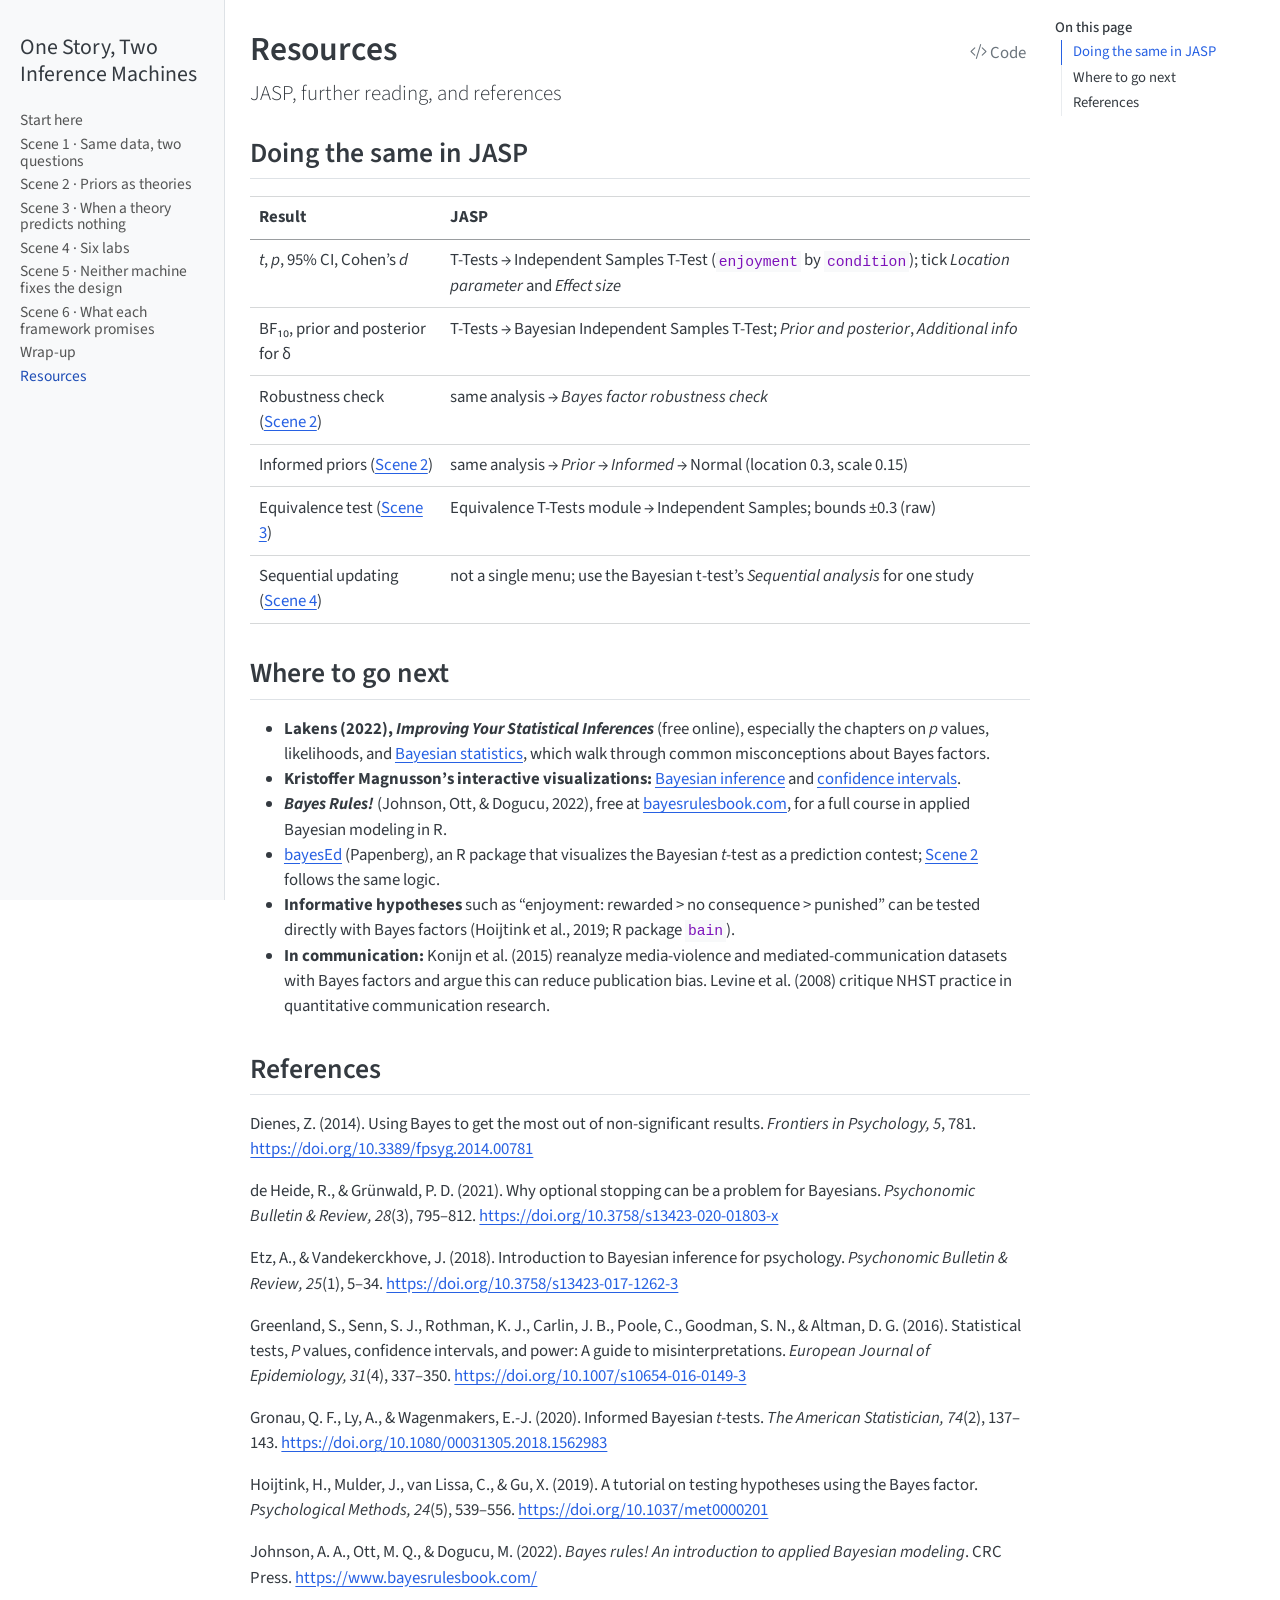
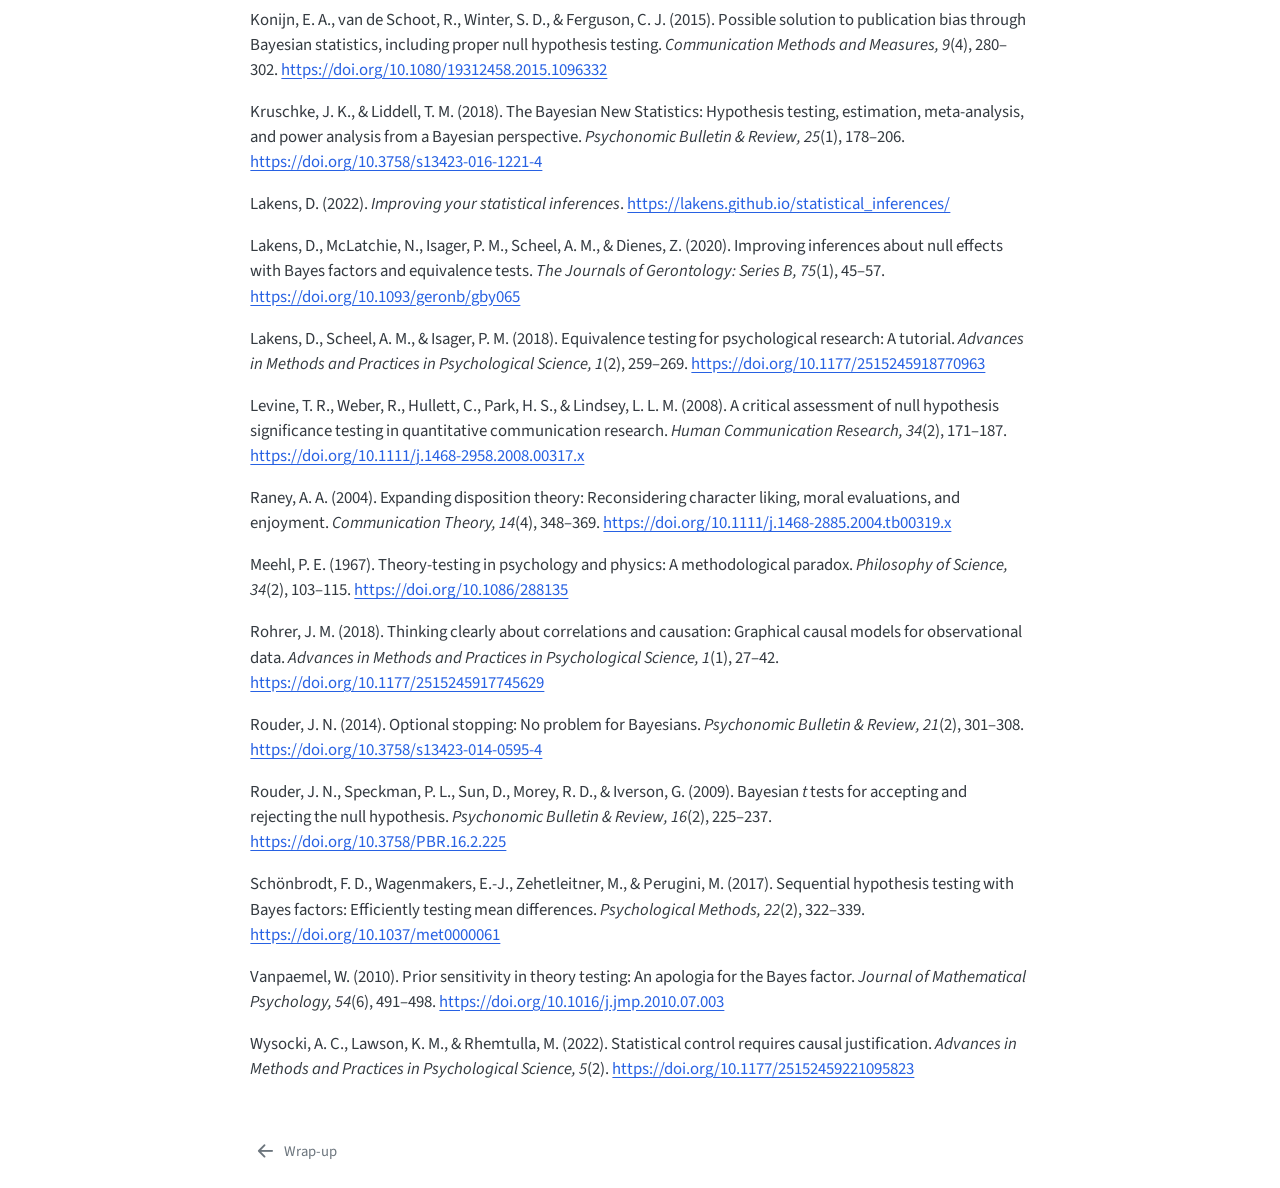
<file: docs/resources.html>
<!DOCTYPE html>
<html xmlns="http://www.w3.org/1999/xhtml" lang="en" xml:lang="en"><head>

<meta charset="utf-8">
<meta name="generator" content="quarto-1.6.40">

<meta name="viewport" content="width=device-width, initial-scale=1.0, user-scalable=yes">


<title>Resources – One Story, Two Inference Machines</title>
<style>
code{white-space: pre-wrap;}
span.smallcaps{font-variant: small-caps;}
div.columns{display: flex; gap: min(4vw, 1.5em);}
div.column{flex: auto; overflow-x: auto;}
div.hanging-indent{margin-left: 1.5em; text-indent: -1.5em;}
ul.task-list{list-style: none;}
ul.task-list li input[type="checkbox"] {
  width: 0.8em;
  margin: 0 0.8em 0.2em -1em; /* quarto-specific, see https://github.com/quarto-dev/quarto-cli/issues/4556 */ 
  vertical-align: middle;
}
/* CSS for syntax highlighting */
pre > code.sourceCode { white-space: pre; position: relative; }
pre > code.sourceCode > span { line-height: 1.25; }
pre > code.sourceCode > span:empty { height: 1.2em; }
.sourceCode { overflow: visible; }
code.sourceCode > span { color: inherit; text-decoration: inherit; }
div.sourceCode { margin: 1em 0; }
pre.sourceCode { margin: 0; }
@media screen {
div.sourceCode { overflow: auto; }
}
@media print {
pre > code.sourceCode { white-space: pre-wrap; }
pre > code.sourceCode > span { display: inline-block; text-indent: -5em; padding-left: 5em; }
}
pre.numberSource code
  { counter-reset: source-line 0; }
pre.numberSource code > span
  { position: relative; left: -4em; counter-increment: source-line; }
pre.numberSource code > span > a:first-child::before
  { content: counter(source-line);
    position: relative; left: -1em; text-align: right; vertical-align: baseline;
    border: none; display: inline-block;
    -webkit-touch-callout: none; -webkit-user-select: none;
    -khtml-user-select: none; -moz-user-select: none;
    -ms-user-select: none; user-select: none;
    padding: 0 4px; width: 4em;
  }
pre.numberSource { margin-left: 3em;  padding-left: 4px; }
div.sourceCode
  {   }
@media screen {
pre > code.sourceCode > span > a:first-child::before { text-decoration: underline; }
}
</style>


<script src="site_libs/quarto-nav/quarto-nav.js"></script>
<script src="site_libs/quarto-nav/headroom.min.js"></script>
<link href="./wrap-up.html" rel="prev">
<script src="site_libs/clipboard/clipboard.min.js"></script>
<script src="site_libs/quarto-html/quarto.js"></script>
<script src="site_libs/quarto-html/popper.min.js"></script>
<script src="site_libs/quarto-html/tippy.umd.min.js"></script>
<script src="site_libs/quarto-html/anchor.min.js"></script>
<link href="site_libs/quarto-html/tippy.css" rel="stylesheet">
<link href="site_libs/quarto-html/quarto-syntax-highlighting-549806ee2085284f45b00abea8c6df48.css" rel="stylesheet" id="quarto-text-highlighting-styles">
<script src="site_libs/bootstrap/bootstrap.min.js"></script>
<link href="site_libs/bootstrap/bootstrap-icons.css" rel="stylesheet">
<link href="site_libs/bootstrap/bootstrap-f131de9aa1b8104d26dcf3e9d08923a9.min.css" rel="stylesheet" append-hash="true" id="quarto-bootstrap" data-mode="light">
<script id="quarto-search-options" type="application/json">{
  "language": {
    "search-no-results-text": "No results",
    "search-matching-documents-text": "matching documents",
    "search-copy-link-title": "Copy link to search",
    "search-hide-matches-text": "Hide additional matches",
    "search-more-match-text": "more match in this document",
    "search-more-matches-text": "more matches in this document",
    "search-clear-button-title": "Clear",
    "search-text-placeholder": "",
    "search-detached-cancel-button-title": "Cancel",
    "search-submit-button-title": "Submit",
    "search-label": "Search"
  }
}</script>


</head>

<body class="nav-sidebar docked">

<div id="quarto-search-results"></div>
  <header id="quarto-header" class="headroom fixed-top">
  <nav class="quarto-secondary-nav">
    <div class="container-fluid d-flex">
      <button type="button" class="quarto-btn-toggle btn" data-bs-toggle="collapse" role="button" data-bs-target=".quarto-sidebar-collapse-item" aria-controls="quarto-sidebar" aria-expanded="false" aria-label="Toggle sidebar navigation" onclick="if (window.quartoToggleHeadroom) { window.quartoToggleHeadroom(); }">
        <i class="bi bi-layout-text-sidebar-reverse"></i>
      </button>
        <nav class="quarto-page-breadcrumbs" aria-label="breadcrumb"><ol class="breadcrumb"><li class="breadcrumb-item"><a href="./resources.html">Resources</a></li></ol></nav>
        <a class="flex-grow-1" role="navigation" data-bs-toggle="collapse" data-bs-target=".quarto-sidebar-collapse-item" aria-controls="quarto-sidebar" aria-expanded="false" aria-label="Toggle sidebar navigation" onclick="if (window.quartoToggleHeadroom) { window.quartoToggleHeadroom(); }">      
        </a>
    </div>
  </nav>
</header>
<!-- content -->
<div id="quarto-content" class="quarto-container page-columns page-rows-contents page-layout-article">
<!-- sidebar -->
  <nav id="quarto-sidebar" class="sidebar collapse collapse-horizontal quarto-sidebar-collapse-item sidebar-navigation docked overflow-auto">
    <div class="pt-lg-2 mt-2 text-left sidebar-header">
    <div class="sidebar-title mb-0 py-0">
      <a href="./">One Story, Two Inference Machines</a> 
    </div>
      </div>
    <div class="sidebar-menu-container"> 
    <ul class="list-unstyled mt-1">
        <li class="sidebar-item">
  <div class="sidebar-item-container"> 
  <a href="./index.html" class="sidebar-item-text sidebar-link">
 <span class="menu-text">Start here</span></a>
  </div>
</li>
        <li class="sidebar-item">
  <div class="sidebar-item-container"> 
  <a href="./scene-1.html" class="sidebar-item-text sidebar-link">
 <span class="menu-text">Scene 1 · Same data, two questions</span></a>
  </div>
</li>
        <li class="sidebar-item">
  <div class="sidebar-item-container"> 
  <a href="./scene-2.html" class="sidebar-item-text sidebar-link">
 <span class="menu-text">Scene 2 · Priors as theories</span></a>
  </div>
</li>
        <li class="sidebar-item">
  <div class="sidebar-item-container"> 
  <a href="./scene-3.html" class="sidebar-item-text sidebar-link">
 <span class="menu-text">Scene 3 · When a theory predicts nothing</span></a>
  </div>
</li>
        <li class="sidebar-item">
  <div class="sidebar-item-container"> 
  <a href="./scene-4.html" class="sidebar-item-text sidebar-link">
 <span class="menu-text">Scene 4 · Six labs</span></a>
  </div>
</li>
        <li class="sidebar-item">
  <div class="sidebar-item-container"> 
  <a href="./scene-5.html" class="sidebar-item-text sidebar-link">
 <span class="menu-text">Scene 5 · Neither machine fixes the design</span></a>
  </div>
</li>
        <li class="sidebar-item">
  <div class="sidebar-item-container"> 
  <a href="./scene-6.html" class="sidebar-item-text sidebar-link">
 <span class="menu-text">Scene 6 · What each framework promises</span></a>
  </div>
</li>
        <li class="sidebar-item">
  <div class="sidebar-item-container"> 
  <a href="./wrap-up.html" class="sidebar-item-text sidebar-link">
 <span class="menu-text">Wrap-up</span></a>
  </div>
</li>
        <li class="sidebar-item">
  <div class="sidebar-item-container"> 
  <a href="./resources.html" class="sidebar-item-text sidebar-link active">
 <span class="menu-text">Resources</span></a>
  </div>
</li>
    </ul>
    </div>
</nav>
<div id="quarto-sidebar-glass" class="quarto-sidebar-collapse-item" data-bs-toggle="collapse" data-bs-target=".quarto-sidebar-collapse-item"></div>
<!-- margin-sidebar -->
    <div id="quarto-margin-sidebar" class="sidebar margin-sidebar">
        <nav id="TOC" role="doc-toc" class="toc-active">
    <h2 id="toc-title">On this page</h2>
   
  <ul class="collapse">
  <li><a href="#doing-the-same-in-jasp" id="toc-doing-the-same-in-jasp" class="nav-link active" data-scroll-target="#doing-the-same-in-jasp">Doing the same in JASP</a></li>
  <li><a href="#where-to-go-next" id="toc-where-to-go-next" class="nav-link" data-scroll-target="#where-to-go-next">Where to go next</a></li>
  <li><a href="#references" id="toc-references" class="nav-link" data-scroll-target="#references">References</a></li>
  </ul>
</nav>
    </div>
<!-- main -->
<main class="content" id="quarto-document-content">

<header id="title-block-header" class="quarto-title-block default">
<div class="quarto-title">
<div class="quarto-title-block"><div><h1 class="title">Resources</h1><button type="button" class="btn code-tools-button" id="quarto-code-tools-source"><i class="bi"></i> Code</button></div></div>
<p class="subtitle lead">JASP, further reading, and references</p>
</div>



<div class="quarto-title-meta">

    
  
    
  </div>
  


</header>


<section id="doing-the-same-in-jasp" class="level2">
<h2 class="anchored" data-anchor-id="doing-the-same-in-jasp">Doing the same in JASP</h2>
<table class="caption-top table">
<thead>
<tr class="header">
<th>Result</th>
<th>JASP</th>
</tr>
</thead>
<tbody>
<tr class="odd">
<td><em>t</em>, <em>p</em>, 95% CI, Cohen’s <em>d</em></td>
<td>T-Tests → Independent Samples T-Test (<code>enjoyment</code> by <code>condition</code>); tick <em>Location parameter</em> and <em>Effect size</em></td>
</tr>
<tr class="even">
<td>BF₁₀, prior and posterior for δ</td>
<td>T-Tests → Bayesian Independent Samples T-Test; <em>Prior and posterior</em>, <em>Additional info</em></td>
</tr>
<tr class="odd">
<td>Robustness check (<a href="./scene-2.html">Scene 2</a>)</td>
<td>same analysis → <em>Bayes factor robustness check</em></td>
</tr>
<tr class="even">
<td>Informed priors (<a href="./scene-2.html">Scene 2</a>)</td>
<td>same analysis → <em>Prior</em> → <em>Informed</em> → Normal (location 0.3, scale 0.15)</td>
</tr>
<tr class="odd">
<td>Equivalence test (<a href="./scene-3.html">Scene 3</a>)</td>
<td>Equivalence T-Tests module → Independent Samples; bounds ±0.3 (raw)</td>
</tr>
<tr class="even">
<td>Sequential updating (<a href="./scene-4.html">Scene 4</a>)</td>
<td>not a single menu; use the Bayesian t-test’s <em>Sequential analysis</em> for one study</td>
</tr>
</tbody>
</table>
</section>
<section id="where-to-go-next" class="level2">
<h2 class="anchored" data-anchor-id="where-to-go-next">Where to go next</h2>
<ul>
<li><strong>Lakens (2022), <em>Improving Your Statistical Inferences</em></strong> (free online), especially the chapters on <em>p</em> values, likelihoods, and <a href="https://lakens.github.io/statistical_inferences/04-bayes.html">Bayesian statistics</a>, which walk through common misconceptions about Bayes factors.</li>
<li><strong>Kristoffer Magnusson’s interactive visualizations:</strong> <a href="https://rpsychologist.com/d3/bayes/">Bayesian inference</a> and <a href="https://rpsychologist.com/d3/ci/">confidence intervals</a>.</li>
<li><strong><em>Bayes Rules!</em></strong> (Johnson, Ott, &amp; Dogucu, 2022), free at <a href="https://www.bayesrulesbook.com/">bayesrulesbook.com</a>, for a full course in applied Bayesian modeling in R.</li>
<li><strong><a href="https://github.com/m-Py/bayesEd">bayesEd</a></strong> (Papenberg), an R package that visualizes the Bayesian <em>t</em>-test as a prediction contest; <a href="./scene-2.html">Scene 2</a> follows the same logic.</li>
<li><strong>Informative hypotheses</strong> such as “enjoyment: rewarded &gt; no consequence &gt; punished” can be tested directly with Bayes factors (Hoijtink et al., 2019; R package <code>bain</code>).</li>
<li><strong>In communication:</strong> Konijn et al.&nbsp;(2015) reanalyze media-violence and mediated-communication datasets with Bayes factors and argue this can reduce publication bias. Levine et al.&nbsp;(2008) critique NHST practice in quantitative communication research.</li>
</ul>
</section>
<section id="references" class="level2">
<h2 class="anchored" data-anchor-id="references">References</h2>
<p>Dienes, Z. (2014). Using Bayes to get the most out of non-significant results. <em>Frontiers in Psychology, 5</em>, 781. <a href="https://doi.org/10.3389/fpsyg.2014.00781" class="uri">https://doi.org/10.3389/fpsyg.2014.00781</a></p>
<p>de Heide, R., &amp; Grünwald, P. D. (2021). Why optional stopping can be a problem for Bayesians. <em>Psychonomic Bulletin &amp; Review, 28</em>(3), 795–812. <a href="https://doi.org/10.3758/s13423-020-01803-x" class="uri">https://doi.org/10.3758/s13423-020-01803-x</a></p>
<p>Etz, A., &amp; Vandekerckhove, J. (2018). Introduction to Bayesian inference for psychology. <em>Psychonomic Bulletin &amp; Review, 25</em>(1), 5–34. <a href="https://doi.org/10.3758/s13423-017-1262-3" class="uri">https://doi.org/10.3758/s13423-017-1262-3</a></p>
<p>Greenland, S., Senn, S. J., Rothman, K. J., Carlin, J. B., Poole, C., Goodman, S. N., &amp; Altman, D. G. (2016). Statistical tests, <em>P</em> values, confidence intervals, and power: A guide to misinterpretations. <em>European Journal of Epidemiology, 31</em>(4), 337–350. <a href="https://doi.org/10.1007/s10654-016-0149-3" class="uri">https://doi.org/10.1007/s10654-016-0149-3</a></p>
<p>Gronau, Q. F., Ly, A., &amp; Wagenmakers, E.-J. (2020). Informed Bayesian <em>t</em>-tests. <em>The American Statistician, 74</em>(2), 137–143. <a href="https://doi.org/10.1080/00031305.2018.1562983" class="uri">https://doi.org/10.1080/00031305.2018.1562983</a></p>
<p>Hoijtink, H., Mulder, J., van Lissa, C., &amp; Gu, X. (2019). A tutorial on testing hypotheses using the Bayes factor. <em>Psychological Methods, 24</em>(5), 539–556. <a href="https://doi.org/10.1037/met0000201" class="uri">https://doi.org/10.1037/met0000201</a></p>
<p>Johnson, A. A., Ott, M. Q., &amp; Dogucu, M. (2022). <em>Bayes rules! An introduction to applied Bayesian modeling</em>. CRC Press. <a href="https://www.bayesrulesbook.com/" class="uri">https://www.bayesrulesbook.com/</a></p>
<p>Konijn, E. A., van de Schoot, R., Winter, S. D., &amp; Ferguson, C. J. (2015). Possible solution to publication bias through Bayesian statistics, including proper null hypothesis testing. <em>Communication Methods and Measures, 9</em>(4), 280–302. <a href="https://doi.org/10.1080/19312458.2015.1096332" class="uri">https://doi.org/10.1080/19312458.2015.1096332</a></p>
<p>Kruschke, J. K., &amp; Liddell, T. M. (2018). The Bayesian New Statistics: Hypothesis testing, estimation, meta-analysis, and power analysis from a Bayesian perspective. <em>Psychonomic Bulletin &amp; Review, 25</em>(1), 178–206. <a href="https://doi.org/10.3758/s13423-016-1221-4" class="uri">https://doi.org/10.3758/s13423-016-1221-4</a></p>
<p>Lakens, D. (2022). <em>Improving your statistical inferences</em>. <a href="https://lakens.github.io/statistical_inferences/" class="uri">https://lakens.github.io/statistical_inferences/</a></p>
<p>Lakens, D., McLatchie, N., Isager, P. M., Scheel, A. M., &amp; Dienes, Z. (2020). Improving inferences about null effects with Bayes factors and equivalence tests. <em>The Journals of Gerontology: Series B, 75</em>(1), 45–57. <a href="https://doi.org/10.1093/geronb/gby065" class="uri">https://doi.org/10.1093/geronb/gby065</a></p>
<p>Lakens, D., Scheel, A. M., &amp; Isager, P. M. (2018). Equivalence testing for psychological research: A tutorial. <em>Advances in Methods and Practices in Psychological Science, 1</em>(2), 259–269. <a href="https://doi.org/10.1177/2515245918770963" class="uri">https://doi.org/10.1177/2515245918770963</a></p>
<p>Levine, T. R., Weber, R., Hullett, C., Park, H. S., &amp; Lindsey, L. L. M. (2008). A critical assessment of null hypothesis significance testing in quantitative communication research. <em>Human Communication Research, 34</em>(2), 171–187. <a href="https://doi.org/10.1111/j.1468-2958.2008.00317.x" class="uri">https://doi.org/10.1111/j.1468-2958.2008.00317.x</a></p>
<p>Raney, A. A. (2004). Expanding disposition theory: Reconsidering character liking, moral evaluations, and enjoyment. <em>Communication Theory, 14</em>(4), 348–369. <a href="https://doi.org/10.1111/j.1468-2885.2004.tb00319.x" class="uri">https://doi.org/10.1111/j.1468-2885.2004.tb00319.x</a></p>
<p>Meehl, P. E. (1967). Theory-testing in psychology and physics: A methodological paradox. <em>Philosophy of Science, 34</em>(2), 103–115. <a href="https://doi.org/10.1086/288135" class="uri">https://doi.org/10.1086/288135</a></p>
<p>Rohrer, J. M. (2018). Thinking clearly about correlations and causation: Graphical causal models for observational data. <em>Advances in Methods and Practices in Psychological Science, 1</em>(1), 27–42. <a href="https://doi.org/10.1177/2515245917745629" class="uri">https://doi.org/10.1177/2515245917745629</a></p>
<p>Rouder, J. N. (2014). Optional stopping: No problem for Bayesians. <em>Psychonomic Bulletin &amp; Review, 21</em>(2), 301–308. <a href="https://doi.org/10.3758/s13423-014-0595-4" class="uri">https://doi.org/10.3758/s13423-014-0595-4</a></p>
<p>Rouder, J. N., Speckman, P. L., Sun, D., Morey, R. D., &amp; Iverson, G. (2009). Bayesian <em>t</em> tests for accepting and rejecting the null hypothesis. <em>Psychonomic Bulletin &amp; Review, 16</em>(2), 225–237. <a href="https://doi.org/10.3758/PBR.16.2.225" class="uri">https://doi.org/10.3758/PBR.16.2.225</a></p>
<p>Schönbrodt, F. D., Wagenmakers, E.-J., Zehetleitner, M., &amp; Perugini, M. (2017). Sequential hypothesis testing with Bayes factors: Efficiently testing mean differences. <em>Psychological Methods, 22</em>(2), 322–339. <a href="https://doi.org/10.1037/met0000061" class="uri">https://doi.org/10.1037/met0000061</a></p>
<p>Vanpaemel, W. (2010). Prior sensitivity in theory testing: An apologia for the Bayes factor. <em>Journal of Mathematical Psychology, 54</em>(6), 491–498. <a href="https://doi.org/10.1016/j.jmp.2010.07.003" class="uri">https://doi.org/10.1016/j.jmp.2010.07.003</a></p>
<p>Wysocki, A. C., Lawson, K. M., &amp; Rhemtulla, M. (2022). Statistical control requires causal justification. <em>Advances in Methods and Practices in Psychological Science, 5</em>(2). <a href="https://doi.org/10.1177/25152459221095823" class="uri">https://doi.org/10.1177/25152459221095823</a></p>


<!-- -->

</section>

</main> <!-- /main -->
<script id="quarto-html-after-body" type="application/javascript">
window.document.addEventListener("DOMContentLoaded", function (event) {
  const toggleBodyColorMode = (bsSheetEl) => {
    const mode = bsSheetEl.getAttribute("data-mode");
    const bodyEl = window.document.querySelector("body");
    if (mode === "dark") {
      bodyEl.classList.add("quarto-dark");
      bodyEl.classList.remove("quarto-light");
    } else {
      bodyEl.classList.add("quarto-light");
      bodyEl.classList.remove("quarto-dark");
    }
  }
  const toggleBodyColorPrimary = () => {
    const bsSheetEl = window.document.querySelector("link#quarto-bootstrap");
    if (bsSheetEl) {
      toggleBodyColorMode(bsSheetEl);
    }
  }
  toggleBodyColorPrimary();  
  const icon = "";
  const anchorJS = new window.AnchorJS();
  anchorJS.options = {
    placement: 'right',
    icon: icon
  };
  anchorJS.add('.anchored');
  const isCodeAnnotation = (el) => {
    for (const clz of el.classList) {
      if (clz.startsWith('code-annotation-')) {                     
        return true;
      }
    }
    return false;
  }
  const onCopySuccess = function(e) {
    // button target
    const button = e.trigger;
    // don't keep focus
    button.blur();
    // flash "checked"
    button.classList.add('code-copy-button-checked');
    var currentTitle = button.getAttribute("title");
    button.setAttribute("title", "Copied!");
    let tooltip;
    if (window.bootstrap) {
      button.setAttribute("data-bs-toggle", "tooltip");
      button.setAttribute("data-bs-placement", "left");
      button.setAttribute("data-bs-title", "Copied!");
      tooltip = new bootstrap.Tooltip(button, 
        { trigger: "manual", 
          customClass: "code-copy-button-tooltip",
          offset: [0, -8]});
      tooltip.show();    
    }
    setTimeout(function() {
      if (tooltip) {
        tooltip.hide();
        button.removeAttribute("data-bs-title");
        button.removeAttribute("data-bs-toggle");
        button.removeAttribute("data-bs-placement");
      }
      button.setAttribute("title", currentTitle);
      button.classList.remove('code-copy-button-checked');
    }, 1000);
    // clear code selection
    e.clearSelection();
  }
  const getTextToCopy = function(trigger) {
      const codeEl = trigger.previousElementSibling.cloneNode(true);
      for (const childEl of codeEl.children) {
        if (isCodeAnnotation(childEl)) {
          childEl.remove();
        }
      }
      return codeEl.innerText;
  }
  const clipboard = new window.ClipboardJS('.code-copy-button:not([data-in-quarto-modal])', {
    text: getTextToCopy
  });
  clipboard.on('success', onCopySuccess);
  if (window.document.getElementById('quarto-embedded-source-code-modal')) {
    const clipboardModal = new window.ClipboardJS('.code-copy-button[data-in-quarto-modal]', {
      text: getTextToCopy,
      container: window.document.getElementById('quarto-embedded-source-code-modal')
    });
    clipboardModal.on('success', onCopySuccess);
  }
  const viewSource = window.document.getElementById('quarto-view-source') ||
                     window.document.getElementById('quarto-code-tools-source');
  if (viewSource) {
    const sourceUrl = viewSource.getAttribute("data-quarto-source-url");
    viewSource.addEventListener("click", function(e) {
      if (sourceUrl) {
        // rstudio viewer pane
        if (/\bcapabilities=\b/.test(window.location)) {
          window.open(sourceUrl);
        } else {
          window.location.href = sourceUrl;
        }
      } else {
        const modal = new bootstrap.Modal(document.getElementById('quarto-embedded-source-code-modal'));
        modal.show();
      }
      return false;
    });
  }
  function toggleCodeHandler(show) {
    return function(e) {
      const detailsSrc = window.document.querySelectorAll(".cell > details > .sourceCode");
      for (let i=0; i<detailsSrc.length; i++) {
        const details = detailsSrc[i].parentElement;
        if (show) {
          details.open = true;
        } else {
          details.removeAttribute("open");
        }
      }
      const cellCodeDivs = window.document.querySelectorAll(".cell > .sourceCode");
      const fromCls = show ? "hidden" : "unhidden";
      const toCls = show ? "unhidden" : "hidden";
      for (let i=0; i<cellCodeDivs.length; i++) {
        const codeDiv = cellCodeDivs[i];
        if (codeDiv.classList.contains(fromCls)) {
          codeDiv.classList.remove(fromCls);
          codeDiv.classList.add(toCls);
        } 
      }
      return false;
    }
  }
  const hideAllCode = window.document.getElementById("quarto-hide-all-code");
  if (hideAllCode) {
    hideAllCode.addEventListener("click", toggleCodeHandler(false));
  }
  const showAllCode = window.document.getElementById("quarto-show-all-code");
  if (showAllCode) {
    showAllCode.addEventListener("click", toggleCodeHandler(true));
  }
    var localhostRegex = new RegExp(/^(?:http|https):\/\/localhost\:?[0-9]*\//);
    var mailtoRegex = new RegExp(/^mailto:/);
      var filterRegex = new RegExp('/' + window.location.host + '/');
    var isInternal = (href) => {
        return filterRegex.test(href) || localhostRegex.test(href) || mailtoRegex.test(href);
    }
    // Inspect non-navigation links and adorn them if external
 	var links = window.document.querySelectorAll('a[href]:not(.nav-link):not(.navbar-brand):not(.toc-action):not(.sidebar-link):not(.sidebar-item-toggle):not(.pagination-link):not(.no-external):not([aria-hidden]):not(.dropdown-item):not(.quarto-navigation-tool):not(.about-link)');
    for (var i=0; i<links.length; i++) {
      const link = links[i];
      if (!isInternal(link.href)) {
        // undo the damage that might have been done by quarto-nav.js in the case of
        // links that we want to consider external
        if (link.dataset.originalHref !== undefined) {
          link.href = link.dataset.originalHref;
        }
      }
    }
  function tippyHover(el, contentFn, onTriggerFn, onUntriggerFn) {
    const config = {
      allowHTML: true,
      maxWidth: 500,
      delay: 100,
      arrow: false,
      appendTo: function(el) {
          return el.parentElement;
      },
      interactive: true,
      interactiveBorder: 10,
      theme: 'quarto',
      placement: 'bottom-start',
    };
    if (contentFn) {
      config.content = contentFn;
    }
    if (onTriggerFn) {
      config.onTrigger = onTriggerFn;
    }
    if (onUntriggerFn) {
      config.onUntrigger = onUntriggerFn;
    }
    window.tippy(el, config); 
  }
  const noterefs = window.document.querySelectorAll('a[role="doc-noteref"]');
  for (var i=0; i<noterefs.length; i++) {
    const ref = noterefs[i];
    tippyHover(ref, function() {
      // use id or data attribute instead here
      let href = ref.getAttribute('data-footnote-href') || ref.getAttribute('href');
      try { href = new URL(href).hash; } catch {}
      const id = href.replace(/^#\/?/, "");
      const note = window.document.getElementById(id);
      if (note) {
        return note.innerHTML;
      } else {
        return "";
      }
    });
  }
  const xrefs = window.document.querySelectorAll('a.quarto-xref');
  const processXRef = (id, note) => {
    // Strip column container classes
    const stripColumnClz = (el) => {
      el.classList.remove("page-full", "page-columns");
      if (el.children) {
        for (const child of el.children) {
          stripColumnClz(child);
        }
      }
    }
    stripColumnClz(note)
    if (id === null || id.startsWith('sec-')) {
      // Special case sections, only their first couple elements
      const container = document.createElement("div");
      if (note.children && note.children.length > 2) {
        container.appendChild(note.children[0].cloneNode(true));
        for (let i = 1; i < note.children.length; i++) {
          const child = note.children[i];
          if (child.tagName === "P" && child.innerText === "") {
            continue;
          } else {
            container.appendChild(child.cloneNode(true));
            break;
          }
        }
        if (window.Quarto?.typesetMath) {
          window.Quarto.typesetMath(container);
        }
        return container.innerHTML
      } else {
        if (window.Quarto?.typesetMath) {
          window.Quarto.typesetMath(note);
        }
        return note.innerHTML;
      }
    } else {
      // Remove any anchor links if they are present
      const anchorLink = note.querySelector('a.anchorjs-link');
      if (anchorLink) {
        anchorLink.remove();
      }
      if (window.Quarto?.typesetMath) {
        window.Quarto.typesetMath(note);
      }
      if (note.classList.contains("callout")) {
        return note.outerHTML;
      } else {
        return note.innerHTML;
      }
    }
  }
  for (var i=0; i<xrefs.length; i++) {
    const xref = xrefs[i];
    tippyHover(xref, undefined, function(instance) {
      instance.disable();
      let url = xref.getAttribute('href');
      let hash = undefined; 
      if (url.startsWith('#')) {
        hash = url;
      } else {
        try { hash = new URL(url).hash; } catch {}
      }
      if (hash) {
        const id = hash.replace(/^#\/?/, "");
        const note = window.document.getElementById(id);
        if (note !== null) {
          try {
            const html = processXRef(id, note.cloneNode(true));
            instance.setContent(html);
          } finally {
            instance.enable();
            instance.show();
          }
        } else {
          // See if we can fetch this
          fetch(url.split('#')[0])
          .then(res => res.text())
          .then(html => {
            const parser = new DOMParser();
            const htmlDoc = parser.parseFromString(html, "text/html");
            const note = htmlDoc.getElementById(id);
            if (note !== null) {
              const html = processXRef(id, note);
              instance.setContent(html);
            } 
          }).finally(() => {
            instance.enable();
            instance.show();
          });
        }
      } else {
        // See if we can fetch a full url (with no hash to target)
        // This is a special case and we should probably do some content thinning / targeting
        fetch(url)
        .then(res => res.text())
        .then(html => {
          const parser = new DOMParser();
          const htmlDoc = parser.parseFromString(html, "text/html");
          const note = htmlDoc.querySelector('main.content');
          if (note !== null) {
            // This should only happen for chapter cross references
            // (since there is no id in the URL)
            // remove the first header
            if (note.children.length > 0 && note.children[0].tagName === "HEADER") {
              note.children[0].remove();
            }
            const html = processXRef(null, note);
            instance.setContent(html);
          } 
        }).finally(() => {
          instance.enable();
          instance.show();
        });
      }
    }, function(instance) {
    });
  }
      let selectedAnnoteEl;
      const selectorForAnnotation = ( cell, annotation) => {
        let cellAttr = 'data-code-cell="' + cell + '"';
        let lineAttr = 'data-code-annotation="' +  annotation + '"';
        const selector = 'span[' + cellAttr + '][' + lineAttr + ']';
        return selector;
      }
      const selectCodeLines = (annoteEl) => {
        const doc = window.document;
        const targetCell = annoteEl.getAttribute("data-target-cell");
        const targetAnnotation = annoteEl.getAttribute("data-target-annotation");
        const annoteSpan = window.document.querySelector(selectorForAnnotation(targetCell, targetAnnotation));
        const lines = annoteSpan.getAttribute("data-code-lines").split(",");
        const lineIds = lines.map((line) => {
          return targetCell + "-" + line;
        })
        let top = null;
        let height = null;
        let parent = null;
        if (lineIds.length > 0) {
            //compute the position of the single el (top and bottom and make a div)
            const el = window.document.getElementById(lineIds[0]);
            top = el.offsetTop;
            height = el.offsetHeight;
            parent = el.parentElement.parentElement;
          if (lineIds.length > 1) {
            const lastEl = window.document.getElementById(lineIds[lineIds.length - 1]);
            const bottom = lastEl.offsetTop + lastEl.offsetHeight;
            height = bottom - top;
          }
          if (top !== null && height !== null && parent !== null) {
            // cook up a div (if necessary) and position it 
            let div = window.document.getElementById("code-annotation-line-highlight");
            if (div === null) {
              div = window.document.createElement("div");
              div.setAttribute("id", "code-annotation-line-highlight");
              div.style.position = 'absolute';
              parent.appendChild(div);
            }
            div.style.top = top - 2 + "px";
            div.style.height = height + 4 + "px";
            div.style.left = 0;
            let gutterDiv = window.document.getElementById("code-annotation-line-highlight-gutter");
            if (gutterDiv === null) {
              gutterDiv = window.document.createElement("div");
              gutterDiv.setAttribute("id", "code-annotation-line-highlight-gutter");
              gutterDiv.style.position = 'absolute';
              const codeCell = window.document.getElementById(targetCell);
              const gutter = codeCell.querySelector('.code-annotation-gutter');
              gutter.appendChild(gutterDiv);
            }
            gutterDiv.style.top = top - 2 + "px";
            gutterDiv.style.height = height + 4 + "px";
          }
          selectedAnnoteEl = annoteEl;
        }
      };
      const unselectCodeLines = () => {
        const elementsIds = ["code-annotation-line-highlight", "code-annotation-line-highlight-gutter"];
        elementsIds.forEach((elId) => {
          const div = window.document.getElementById(elId);
          if (div) {
            div.remove();
          }
        });
        selectedAnnoteEl = undefined;
      };
        // Handle positioning of the toggle
    window.addEventListener(
      "resize",
      throttle(() => {
        elRect = undefined;
        if (selectedAnnoteEl) {
          selectCodeLines(selectedAnnoteEl);
        }
      }, 10)
    );
    function throttle(fn, ms) {
    let throttle = false;
    let timer;
      return (...args) => {
        if(!throttle) { // first call gets through
            fn.apply(this, args);
            throttle = true;
        } else { // all the others get throttled
            if(timer) clearTimeout(timer); // cancel #2
            timer = setTimeout(() => {
              fn.apply(this, args);
              timer = throttle = false;
            }, ms);
        }
      };
    }
      // Attach click handler to the DT
      const annoteDls = window.document.querySelectorAll('dt[data-target-cell]');
      for (const annoteDlNode of annoteDls) {
        annoteDlNode.addEventListener('click', (event) => {
          const clickedEl = event.target;
          if (clickedEl !== selectedAnnoteEl) {
            unselectCodeLines();
            const activeEl = window.document.querySelector('dt[data-target-cell].code-annotation-active');
            if (activeEl) {
              activeEl.classList.remove('code-annotation-active');
            }
            selectCodeLines(clickedEl);
            clickedEl.classList.add('code-annotation-active');
          } else {
            // Unselect the line
            unselectCodeLines();
            clickedEl.classList.remove('code-annotation-active');
          }
        });
      }
  const findCites = (el) => {
    const parentEl = el.parentElement;
    if (parentEl) {
      const cites = parentEl.dataset.cites;
      if (cites) {
        return {
          el,
          cites: cites.split(' ')
        };
      } else {
        return findCites(el.parentElement)
      }
    } else {
      return undefined;
    }
  };
  var bibliorefs = window.document.querySelectorAll('a[role="doc-biblioref"]');
  for (var i=0; i<bibliorefs.length; i++) {
    const ref = bibliorefs[i];
    const citeInfo = findCites(ref);
    if (citeInfo) {
      tippyHover(citeInfo.el, function() {
        var popup = window.document.createElement('div');
        citeInfo.cites.forEach(function(cite) {
          var citeDiv = window.document.createElement('div');
          citeDiv.classList.add('hanging-indent');
          citeDiv.classList.add('csl-entry');
          var biblioDiv = window.document.getElementById('ref-' + cite);
          if (biblioDiv) {
            citeDiv.innerHTML = biblioDiv.innerHTML;
          }
          popup.appendChild(citeDiv);
        });
        return popup.innerHTML;
      });
    }
  }
});
</script>
<nav class="page-navigation">
  <div class="nav-page nav-page-previous">
      <a href="./wrap-up.html" class="pagination-link" aria-label="Wrap-up">
        <i class="bi bi-arrow-left-short"></i> <span class="nav-page-text">Wrap-up</span>
      </a>          
  </div>
  <div class="nav-page nav-page-next">
  </div>
</nav><div class="modal fade" id="quarto-embedded-source-code-modal" tabindex="-1" aria-labelledby="quarto-embedded-source-code-modal-label" aria-hidden="true"><div class="modal-dialog modal-dialog-scrollable"><div class="modal-content"><div class="modal-header"><h5 class="modal-title" id="quarto-embedded-source-code-modal-label">Source Code</h5><button class="btn-close" data-bs-dismiss="modal"></button></div><div class="modal-body"><div class="">
<div class="sourceCode" id="cb1" data-shortcodes="false"><pre class="sourceCode markdown code-with-copy"><code class="sourceCode markdown"><span id="cb1-1"><a href="#cb1-1" aria-hidden="true" tabindex="-1"></a><span class="co">---</span></span>
<span id="cb1-2"><a href="#cb1-2" aria-hidden="true" tabindex="-1"></a><span class="an">title:</span><span class="co"> "Resources"</span></span>
<span id="cb1-3"><a href="#cb1-3" aria-hidden="true" tabindex="-1"></a><span class="an">subtitle:</span><span class="co"> "JASP, further reading, and references"</span></span>
<span id="cb1-4"><a href="#cb1-4" aria-hidden="true" tabindex="-1"></a><span class="co">---</span></span>
<span id="cb1-5"><a href="#cb1-5" aria-hidden="true" tabindex="-1"></a></span>
<span id="cb1-6"><a href="#cb1-6" aria-hidden="true" tabindex="-1"></a><span class="fu">## Doing the same in JASP</span></span>
<span id="cb1-7"><a href="#cb1-7" aria-hidden="true" tabindex="-1"></a></span>
<span id="cb1-8"><a href="#cb1-8" aria-hidden="true" tabindex="-1"></a>| Result | JASP |</span>
<span id="cb1-9"><a href="#cb1-9" aria-hidden="true" tabindex="-1"></a>|---|---|</span>
<span id="cb1-10"><a href="#cb1-10" aria-hidden="true" tabindex="-1"></a>| *t*, *p*, 95% CI, Cohen's *d* | T-Tests → Independent Samples T-Test (`enjoyment` by `condition`); tick *Location parameter* and *Effect size* |</span>
<span id="cb1-11"><a href="#cb1-11" aria-hidden="true" tabindex="-1"></a>| BF₁₀, prior and posterior for δ | T-Tests → Bayesian Independent Samples T-Test; *Prior and posterior*, *Additional info* |</span>
<span id="cb1-12"><a href="#cb1-12" aria-hidden="true" tabindex="-1"></a>| Robustness check (<span class="co">[</span><span class="ot">Scene 2</span><span class="co">](scene-2.qmd)</span>) | same analysis → *Bayes factor robustness check* |</span>
<span id="cb1-13"><a href="#cb1-13" aria-hidden="true" tabindex="-1"></a>| Informed priors (<span class="co">[</span><span class="ot">Scene 2</span><span class="co">](scene-2.qmd)</span>) | same analysis → *Prior* → *Informed* → Normal (location 0.3, scale 0.15) |</span>
<span id="cb1-14"><a href="#cb1-14" aria-hidden="true" tabindex="-1"></a>| Equivalence test (<span class="co">[</span><span class="ot">Scene 3</span><span class="co">](scene-3.qmd)</span>) | Equivalence T-Tests module → Independent Samples; bounds ±0.3 (raw) |</span>
<span id="cb1-15"><a href="#cb1-15" aria-hidden="true" tabindex="-1"></a>| Sequential updating (<span class="co">[</span><span class="ot">Scene 4</span><span class="co">](scene-4.qmd)</span>) | not a single menu; use the Bayesian t-test's *Sequential analysis* for one study |</span>
<span id="cb1-16"><a href="#cb1-16" aria-hidden="true" tabindex="-1"></a></span>
<span id="cb1-17"><a href="#cb1-17" aria-hidden="true" tabindex="-1"></a><span class="fu">## Where to go next</span></span>
<span id="cb1-18"><a href="#cb1-18" aria-hidden="true" tabindex="-1"></a></span>
<span id="cb1-19"><a href="#cb1-19" aria-hidden="true" tabindex="-1"></a><span class="ss">- </span>**Lakens (2022), *Improving Your Statistical Inferences*** (free online), especially the chapters on *p* values, likelihoods, and <span class="co">[</span><span class="ot">Bayesian statistics</span><span class="co">](https://lakens.github.io/statistical_inferences/04-bayes.html)</span>, which walk through common misconceptions about Bayes factors.</span>
<span id="cb1-20"><a href="#cb1-20" aria-hidden="true" tabindex="-1"></a><span class="ss">- </span>**Kristoffer Magnusson's interactive visualizations:** <span class="co">[</span><span class="ot">Bayesian inference</span><span class="co">](https://rpsychologist.com/d3/bayes/)</span> and <span class="co">[</span><span class="ot">confidence intervals</span><span class="co">](https://rpsychologist.com/d3/ci/)</span>.</span>
<span id="cb1-21"><a href="#cb1-21" aria-hidden="true" tabindex="-1"></a><span class="ss">- </span>***Bayes Rules!*** (Johnson, Ott, &amp; Dogucu, 2022), free at <span class="co">[</span><span class="ot">bayesrulesbook.com</span><span class="co">](https://www.bayesrulesbook.com/)</span>, for a full course in applied Bayesian modeling in R.</span>
<span id="cb1-22"><a href="#cb1-22" aria-hidden="true" tabindex="-1"></a><span class="ss">- </span>**[bayesEd](https://github.com/m-Py/bayesEd)** (Papenberg), an R package that visualizes the Bayesian *t*-test as a prediction contest; <span class="co">[</span><span class="ot">Scene 2</span><span class="co">](scene-2.qmd)</span> follows the same logic.</span>
<span id="cb1-23"><a href="#cb1-23" aria-hidden="true" tabindex="-1"></a><span class="ss">- </span>**Informative hypotheses** such as "enjoyment: rewarded &gt; no consequence &gt; punished" can be tested directly with Bayes factors (Hoijtink et al., 2019; R package <span class="in">`bain`</span>).</span>
<span id="cb1-24"><a href="#cb1-24" aria-hidden="true" tabindex="-1"></a><span class="ss">- </span>**In communication:** Konijn et al. (2015) reanalyze media-violence and mediated-communication datasets with Bayes factors and argue this can reduce publication bias. Levine et al. (2008) critique NHST practice in quantitative communication research.</span>
<span id="cb1-25"><a href="#cb1-25" aria-hidden="true" tabindex="-1"></a></span>
<span id="cb1-26"><a href="#cb1-26" aria-hidden="true" tabindex="-1"></a><span class="fu">## References</span></span>
<span id="cb1-27"><a href="#cb1-27" aria-hidden="true" tabindex="-1"></a></span>
<span id="cb1-28"><a href="#cb1-28" aria-hidden="true" tabindex="-1"></a>Dienes, Z. (2014). Using Bayes to get the most out of non-significant results. *Frontiers in Psychology, 5*, 781. <span class="ot">&lt;https://doi.org/10.3389/fpsyg.2014.00781&gt;</span></span>
<span id="cb1-29"><a href="#cb1-29" aria-hidden="true" tabindex="-1"></a></span>
<span id="cb1-30"><a href="#cb1-30" aria-hidden="true" tabindex="-1"></a>de Heide, R., &amp; Grünwald, P. D. (2021). Why optional stopping can be a problem for Bayesians. *Psychonomic Bulletin &amp; Review, 28*(3), 795–812. <span class="ot">&lt;https://doi.org/10.3758/s13423-020-01803-x&gt;</span></span>
<span id="cb1-31"><a href="#cb1-31" aria-hidden="true" tabindex="-1"></a></span>
<span id="cb1-32"><a href="#cb1-32" aria-hidden="true" tabindex="-1"></a>Etz, A., &amp; Vandekerckhove, J. (2018). Introduction to Bayesian inference for psychology. *Psychonomic Bulletin &amp; Review, 25*(1), 5–34. <span class="ot">&lt;https://doi.org/10.3758/s13423-017-1262-3&gt;</span></span>
<span id="cb1-33"><a href="#cb1-33" aria-hidden="true" tabindex="-1"></a></span>
<span id="cb1-34"><a href="#cb1-34" aria-hidden="true" tabindex="-1"></a>Greenland, S., Senn, S. J., Rothman, K. J., Carlin, J. B., Poole, C., Goodman, S. N., &amp; Altman, D. G. (2016). Statistical tests, *P* values, confidence intervals, and power: A guide to misinterpretations. *European Journal of Epidemiology, 31*(4), 337–350. <span class="ot">&lt;https://doi.org/10.1007/s10654-016-0149-3&gt;</span></span>
<span id="cb1-35"><a href="#cb1-35" aria-hidden="true" tabindex="-1"></a></span>
<span id="cb1-36"><a href="#cb1-36" aria-hidden="true" tabindex="-1"></a>Gronau, Q. F., Ly, A., &amp; Wagenmakers, E.-J. (2020). Informed Bayesian *t*-tests. *The American Statistician, 74*(2), 137–143. <span class="ot">&lt;https://doi.org/10.1080/00031305.2018.1562983&gt;</span></span>
<span id="cb1-37"><a href="#cb1-37" aria-hidden="true" tabindex="-1"></a></span>
<span id="cb1-38"><a href="#cb1-38" aria-hidden="true" tabindex="-1"></a>Hoijtink, H., Mulder, J., van Lissa, C., &amp; Gu, X. (2019). A tutorial on testing hypotheses using the Bayes factor. *Psychological Methods, 24*(5), 539–556. <span class="ot">&lt;https://doi.org/10.1037/met0000201&gt;</span></span>
<span id="cb1-39"><a href="#cb1-39" aria-hidden="true" tabindex="-1"></a></span>
<span id="cb1-40"><a href="#cb1-40" aria-hidden="true" tabindex="-1"></a>Johnson, A. A., Ott, M. Q., &amp; Dogucu, M. (2022). *Bayes rules! An introduction to applied Bayesian modeling*. CRC Press. <span class="ot">&lt;https://www.bayesrulesbook.com/&gt;</span></span>
<span id="cb1-41"><a href="#cb1-41" aria-hidden="true" tabindex="-1"></a></span>
<span id="cb1-42"><a href="#cb1-42" aria-hidden="true" tabindex="-1"></a>Konijn, E. A., van de Schoot, R., Winter, S. D., &amp; Ferguson, C. J. (2015). Possible solution to publication bias through Bayesian statistics, including proper null hypothesis testing. *Communication Methods and Measures, 9*(4), 280–302. <span class="ot">&lt;https://doi.org/10.1080/19312458.2015.1096332&gt;</span></span>
<span id="cb1-43"><a href="#cb1-43" aria-hidden="true" tabindex="-1"></a></span>
<span id="cb1-44"><a href="#cb1-44" aria-hidden="true" tabindex="-1"></a>Kruschke, J. K., &amp; Liddell, T. M. (2018). The Bayesian New Statistics: Hypothesis testing, estimation, meta-analysis, and power analysis from a Bayesian perspective. *Psychonomic Bulletin &amp; Review, 25*(1), 178–206. <span class="ot">&lt;https://doi.org/10.3758/s13423-016-1221-4&gt;</span></span>
<span id="cb1-45"><a href="#cb1-45" aria-hidden="true" tabindex="-1"></a></span>
<span id="cb1-46"><a href="#cb1-46" aria-hidden="true" tabindex="-1"></a>Lakens, D. (2022). *Improving your statistical inferences*. <span class="ot">&lt;https://lakens.github.io/statistical_inferences/&gt;</span></span>
<span id="cb1-47"><a href="#cb1-47" aria-hidden="true" tabindex="-1"></a></span>
<span id="cb1-48"><a href="#cb1-48" aria-hidden="true" tabindex="-1"></a>Lakens, D., McLatchie, N., Isager, P. M., Scheel, A. M., &amp; Dienes, Z. (2020). Improving inferences about null effects with Bayes factors and equivalence tests. *The Journals of Gerontology: Series B, 75*(1), 45–57. <span class="ot">&lt;https://doi.org/10.1093/geronb/gby065&gt;</span></span>
<span id="cb1-49"><a href="#cb1-49" aria-hidden="true" tabindex="-1"></a></span>
<span id="cb1-50"><a href="#cb1-50" aria-hidden="true" tabindex="-1"></a>Lakens, D., Scheel, A. M., &amp; Isager, P. M. (2018). Equivalence testing for psychological research: A tutorial. *Advances in Methods and Practices in Psychological Science, 1*(2), 259–269. <span class="ot">&lt;https://doi.org/10.1177/2515245918770963&gt;</span></span>
<span id="cb1-51"><a href="#cb1-51" aria-hidden="true" tabindex="-1"></a></span>
<span id="cb1-52"><a href="#cb1-52" aria-hidden="true" tabindex="-1"></a>Levine, T. R., Weber, R., Hullett, C., Park, H. S., &amp; Lindsey, L. L. M. (2008). A critical assessment of null hypothesis significance testing in quantitative communication research. *Human Communication Research, 34*(2), 171–187. <span class="ot">&lt;https://doi.org/10.1111/j.1468-2958.2008.00317.x&gt;</span></span>
<span id="cb1-53"><a href="#cb1-53" aria-hidden="true" tabindex="-1"></a></span>
<span id="cb1-54"><a href="#cb1-54" aria-hidden="true" tabindex="-1"></a>Raney, A. A. (2004). Expanding disposition theory: Reconsidering character liking, moral evaluations, and enjoyment. *Communication Theory, 14*(4), 348–369. <span class="ot">&lt;https://doi.org/10.1111/j.1468-2885.2004.tb00319.x&gt;</span></span>
<span id="cb1-55"><a href="#cb1-55" aria-hidden="true" tabindex="-1"></a></span>
<span id="cb1-56"><a href="#cb1-56" aria-hidden="true" tabindex="-1"></a>Meehl, P. E. (1967). Theory-testing in psychology and physics: A methodological paradox. *Philosophy of Science, 34*(2), 103–115. <span class="ot">&lt;https://doi.org/10.1086/288135&gt;</span></span>
<span id="cb1-57"><a href="#cb1-57" aria-hidden="true" tabindex="-1"></a></span>
<span id="cb1-58"><a href="#cb1-58" aria-hidden="true" tabindex="-1"></a>Rohrer, J. M. (2018). Thinking clearly about correlations and causation: Graphical causal models for observational data. *Advances in Methods and Practices in Psychological Science, 1*(1), 27–42. <span class="ot">&lt;https://doi.org/10.1177/2515245917745629&gt;</span></span>
<span id="cb1-59"><a href="#cb1-59" aria-hidden="true" tabindex="-1"></a></span>
<span id="cb1-60"><a href="#cb1-60" aria-hidden="true" tabindex="-1"></a>Rouder, J. N. (2014). Optional stopping: No problem for Bayesians. *Psychonomic Bulletin &amp; Review, 21*(2), 301–308. <span class="ot">&lt;https://doi.org/10.3758/s13423-014-0595-4&gt;</span></span>
<span id="cb1-61"><a href="#cb1-61" aria-hidden="true" tabindex="-1"></a></span>
<span id="cb1-62"><a href="#cb1-62" aria-hidden="true" tabindex="-1"></a>Rouder, J. N., Speckman, P. L., Sun, D., Morey, R. D., &amp; Iverson, G. (2009). Bayesian *t* tests for accepting and rejecting the null hypothesis. *Psychonomic Bulletin &amp; Review, 16*(2), 225–237. <span class="ot">&lt;https://doi.org/10.3758/PBR.16.2.225&gt;</span></span>
<span id="cb1-63"><a href="#cb1-63" aria-hidden="true" tabindex="-1"></a></span>
<span id="cb1-64"><a href="#cb1-64" aria-hidden="true" tabindex="-1"></a>Schönbrodt, F. D., Wagenmakers, E.-J., Zehetleitner, M., &amp; Perugini, M. (2017). Sequential hypothesis testing with Bayes factors: Efficiently testing mean differences. *Psychological Methods, 22*(2), 322–339. <span class="ot">&lt;https://doi.org/10.1037/met0000061&gt;</span></span>
<span id="cb1-65"><a href="#cb1-65" aria-hidden="true" tabindex="-1"></a></span>
<span id="cb1-66"><a href="#cb1-66" aria-hidden="true" tabindex="-1"></a>Vanpaemel, W. (2010). Prior sensitivity in theory testing: An apologia for the Bayes factor. *Journal of Mathematical Psychology, 54*(6), 491–498. <span class="ot">&lt;https://doi.org/10.1016/j.jmp.2010.07.003&gt;</span></span>
<span id="cb1-67"><a href="#cb1-67" aria-hidden="true" tabindex="-1"></a></span>
<span id="cb1-68"><a href="#cb1-68" aria-hidden="true" tabindex="-1"></a>Wysocki, A. C., Lawson, K. M., &amp; Rhemtulla, M. (2022). Statistical control requires causal justification. *Advances in Methods and Practices in Psychological Science, 5*(2). <span class="ot">&lt;https://doi.org/10.1177/25152459221095823&gt;</span></span></code><button title="Copy to Clipboard" class="code-copy-button" data-in-quarto-modal=""><i class="bi"></i></button></pre></div>
</div></div></div></div></div>
</div> <!-- /content -->




</body></html>
</file>
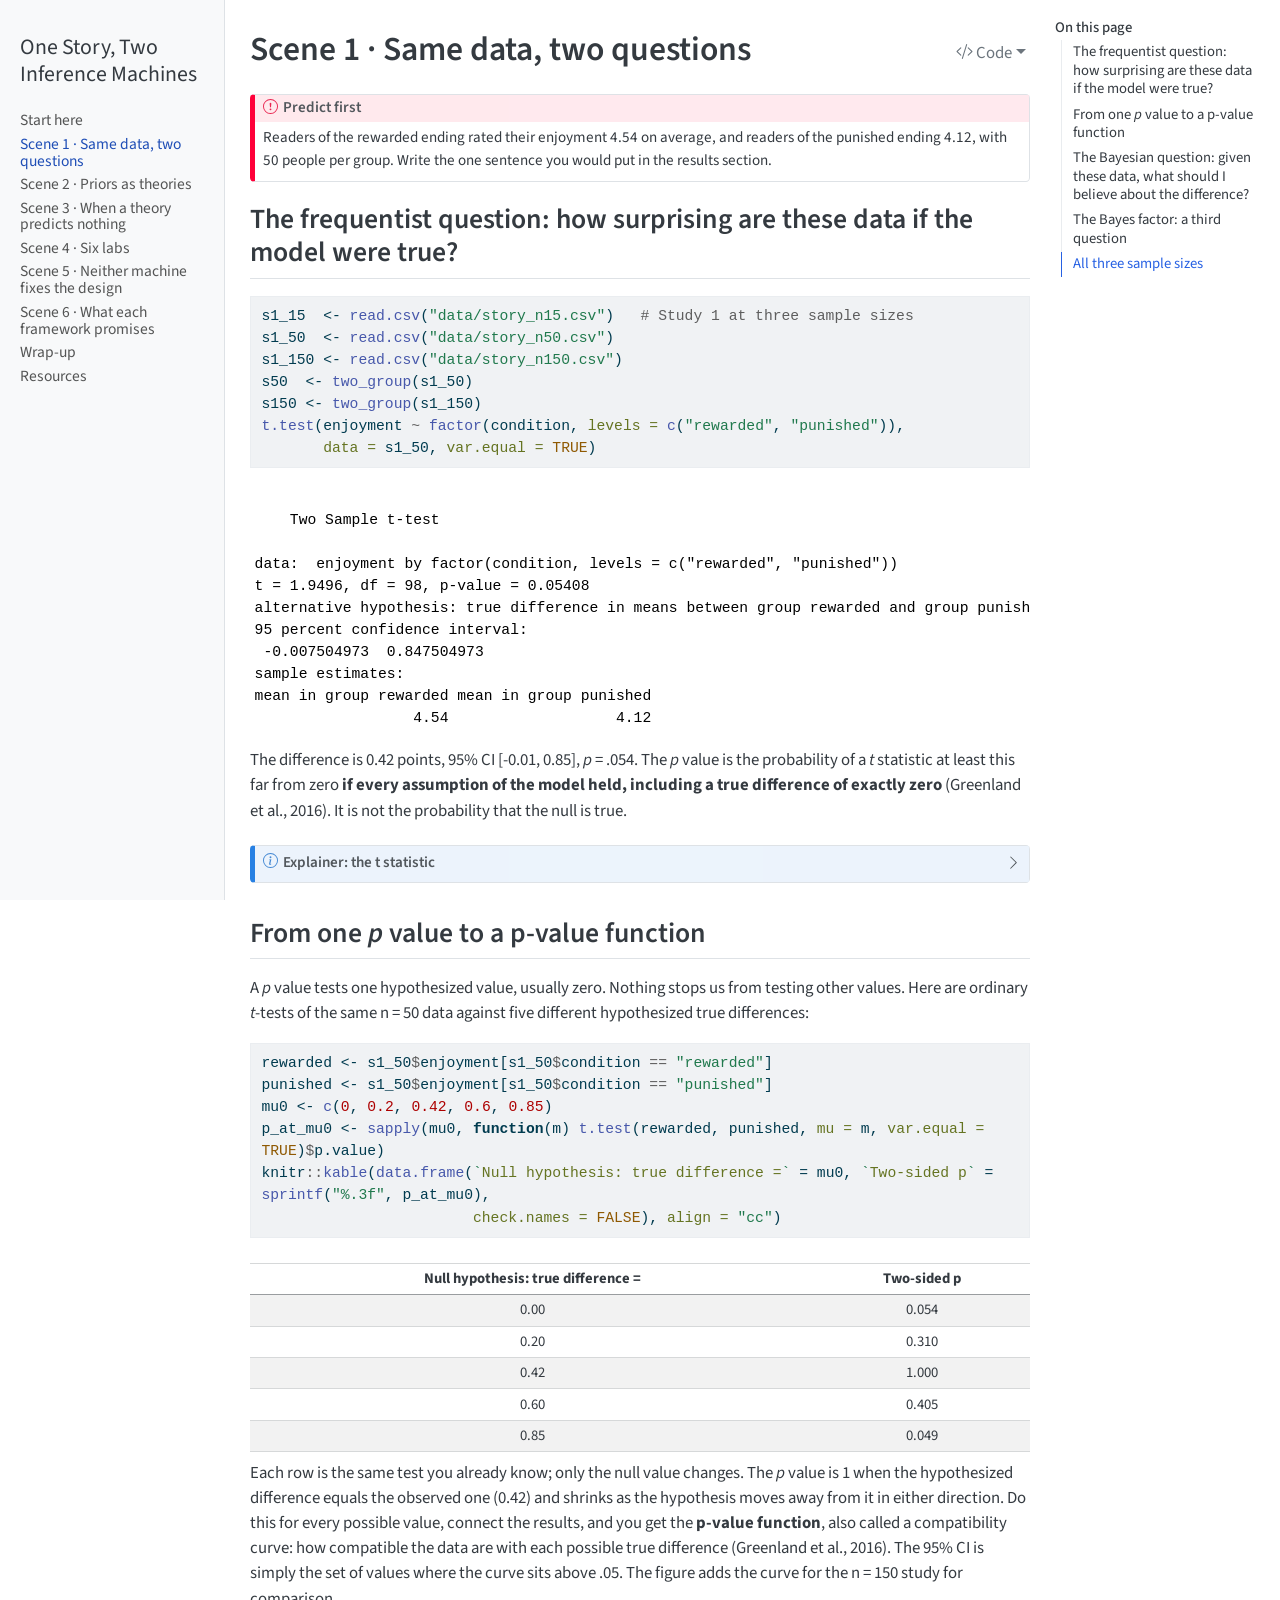
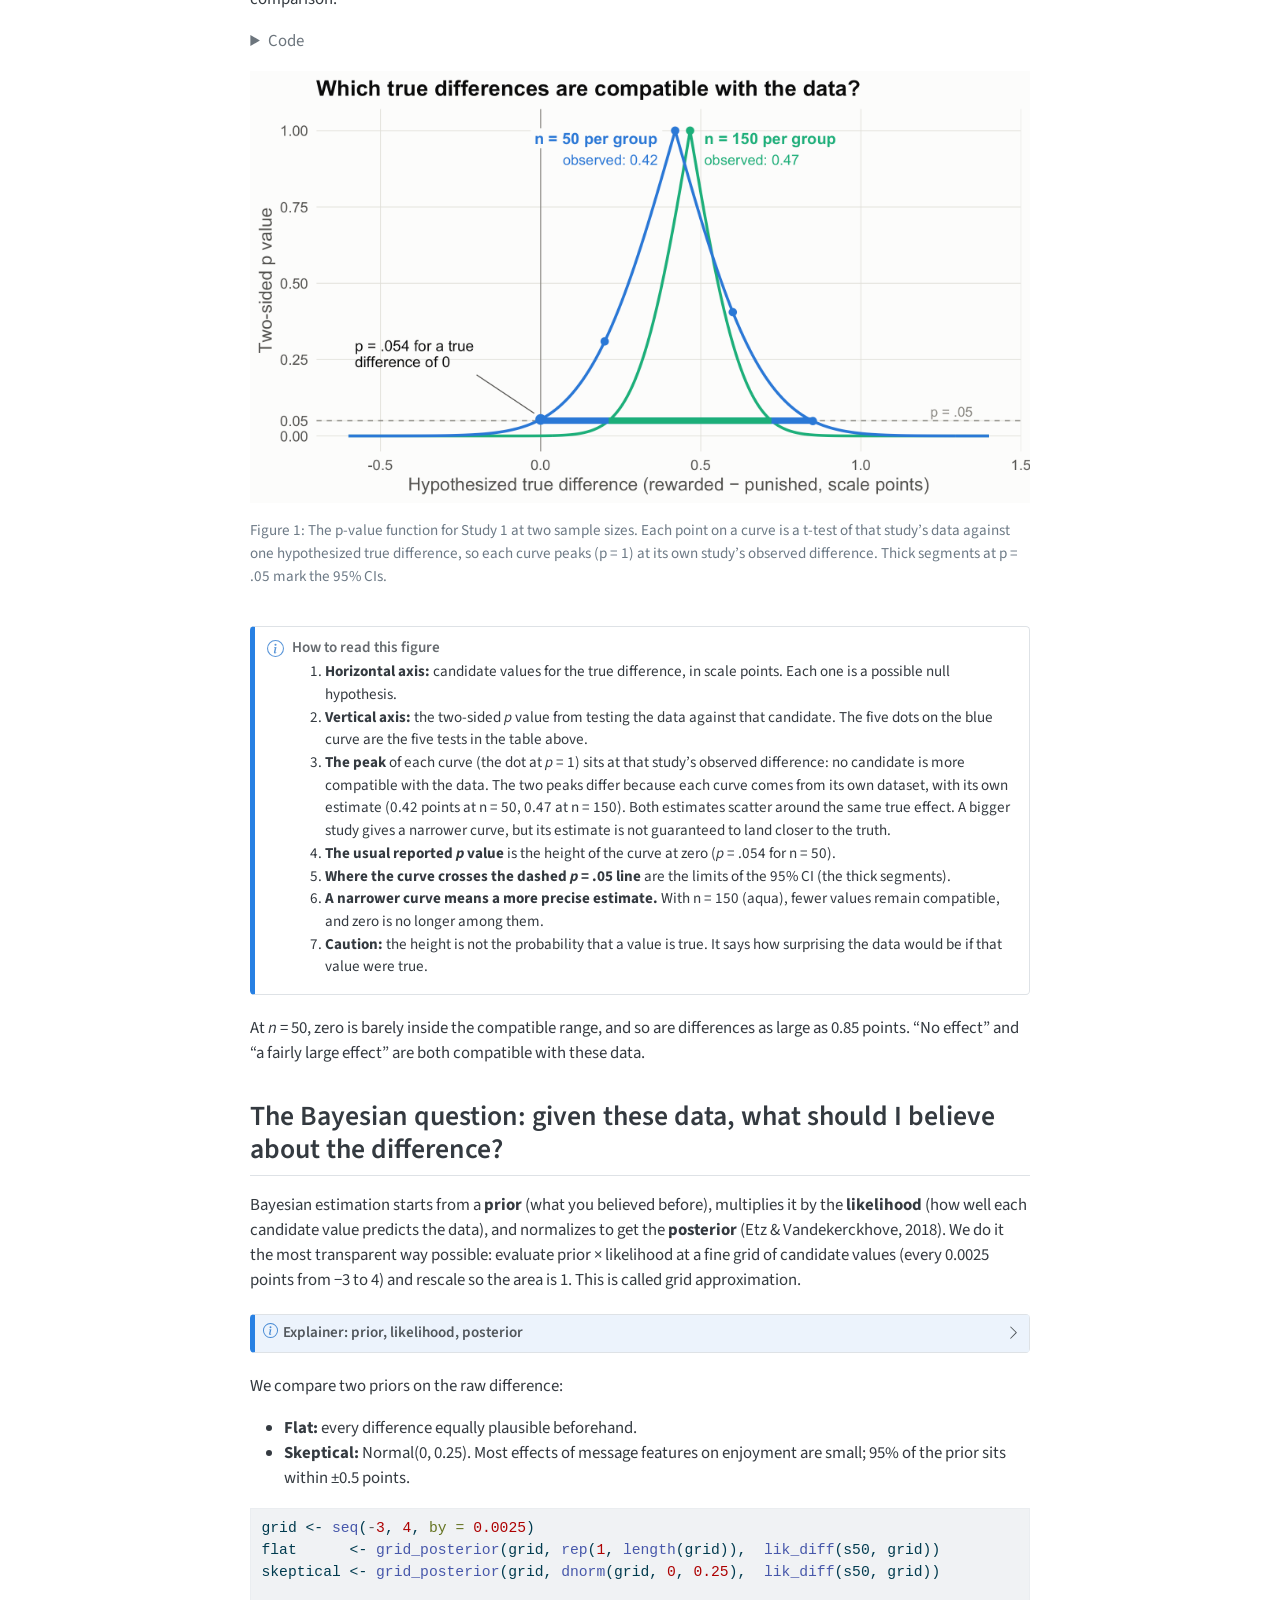
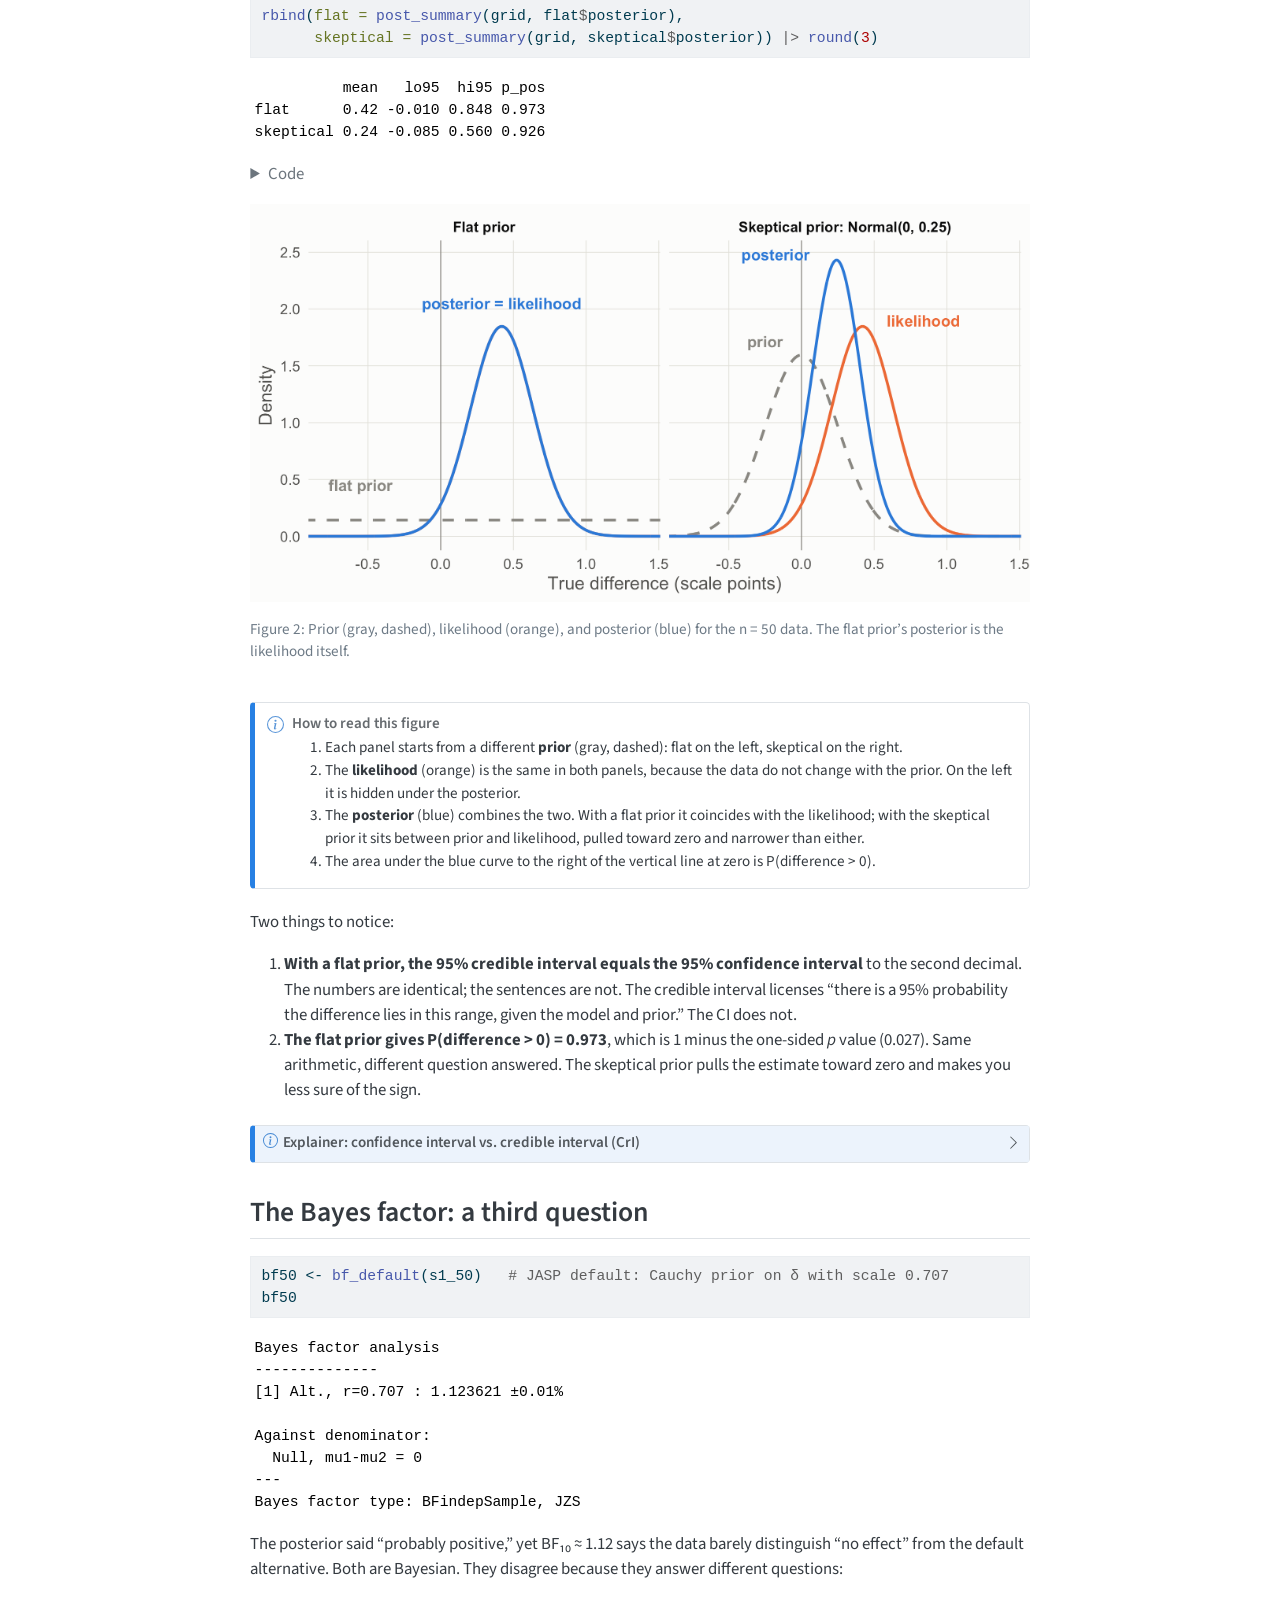
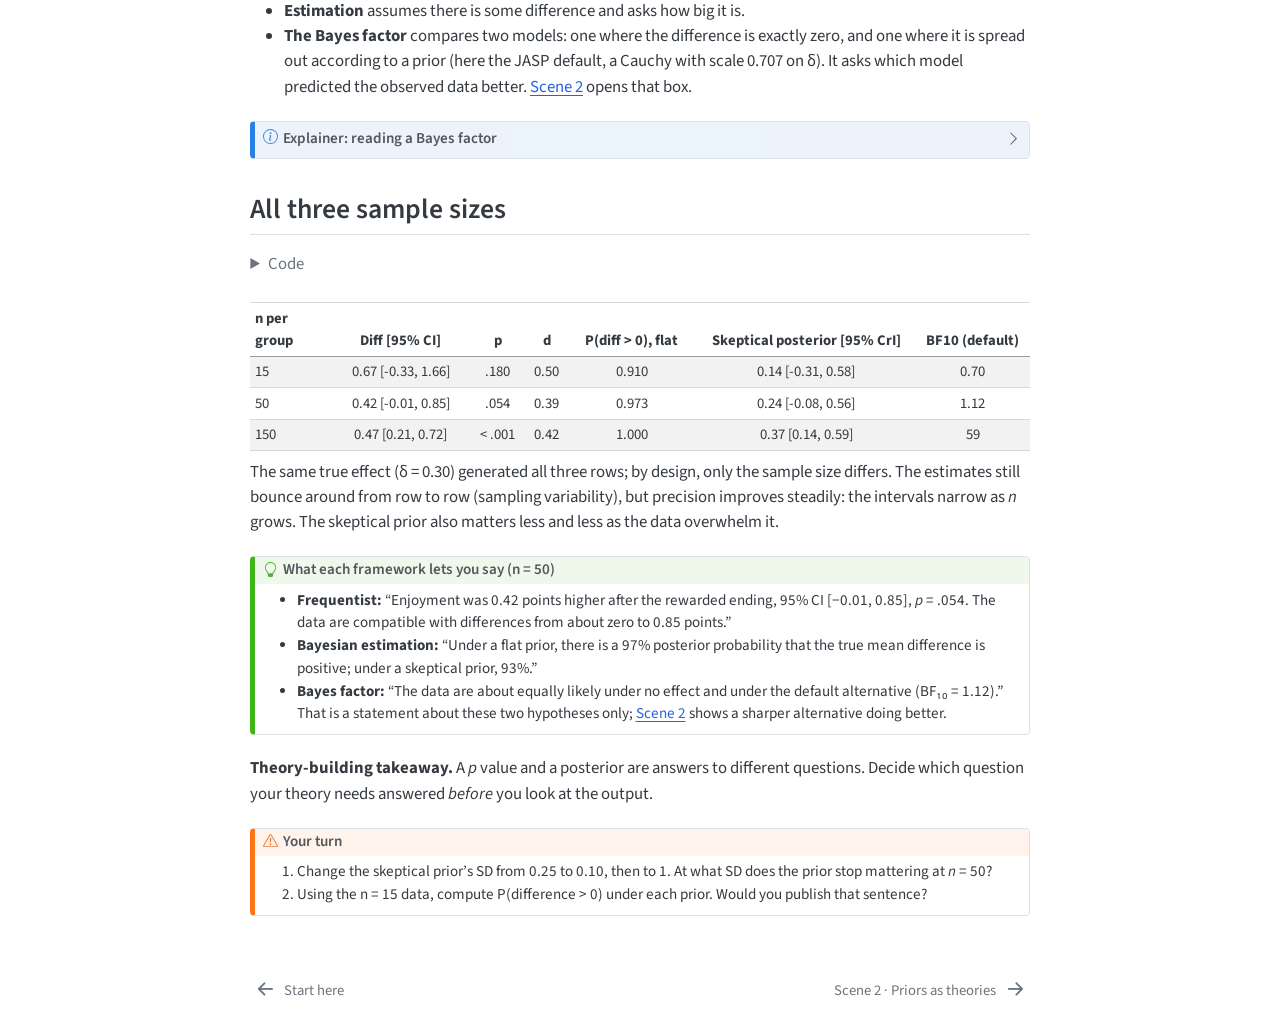
<file: docs/scene-1.html>
<!DOCTYPE html>
<html xmlns="http://www.w3.org/1999/xhtml" lang="en" xml:lang="en"><head>

<meta charset="utf-8">
<meta name="generator" content="quarto-1.6.40">

<meta name="viewport" content="width=device-width, initial-scale=1.0, user-scalable=yes">


<title>Scene 1 · Same data, two questions – One Story, Two Inference Machines</title>
<style>
code{white-space: pre-wrap;}
span.smallcaps{font-variant: small-caps;}
div.columns{display: flex; gap: min(4vw, 1.5em);}
div.column{flex: auto; overflow-x: auto;}
div.hanging-indent{margin-left: 1.5em; text-indent: -1.5em;}
ul.task-list{list-style: none;}
ul.task-list li input[type="checkbox"] {
  width: 0.8em;
  margin: 0 0.8em 0.2em -1em; /* quarto-specific, see https://github.com/quarto-dev/quarto-cli/issues/4556 */ 
  vertical-align: middle;
}
/* CSS for syntax highlighting */
pre > code.sourceCode { white-space: pre; position: relative; }
pre > code.sourceCode > span { line-height: 1.25; }
pre > code.sourceCode > span:empty { height: 1.2em; }
.sourceCode { overflow: visible; }
code.sourceCode > span { color: inherit; text-decoration: inherit; }
div.sourceCode { margin: 1em 0; }
pre.sourceCode { margin: 0; }
@media screen {
div.sourceCode { overflow: auto; }
}
@media print {
pre > code.sourceCode { white-space: pre-wrap; }
pre > code.sourceCode > span { display: inline-block; text-indent: -5em; padding-left: 5em; }
}
pre.numberSource code
  { counter-reset: source-line 0; }
pre.numberSource code > span
  { position: relative; left: -4em; counter-increment: source-line; }
pre.numberSource code > span > a:first-child::before
  { content: counter(source-line);
    position: relative; left: -1em; text-align: right; vertical-align: baseline;
    border: none; display: inline-block;
    -webkit-touch-callout: none; -webkit-user-select: none;
    -khtml-user-select: none; -moz-user-select: none;
    -ms-user-select: none; user-select: none;
    padding: 0 4px; width: 4em;
  }
pre.numberSource { margin-left: 3em;  padding-left: 4px; }
div.sourceCode
  {   }
@media screen {
pre > code.sourceCode > span > a:first-child::before { text-decoration: underline; }
}
</style>


<script src="site_libs/quarto-nav/quarto-nav.js"></script>
<script src="site_libs/quarto-nav/headroom.min.js"></script>
<link href="./scene-2.html" rel="next">
<link href="./index.html" rel="prev">
<script src="site_libs/clipboard/clipboard.min.js"></script>
<script src="site_libs/quarto-html/quarto.js"></script>
<script src="site_libs/quarto-html/popper.min.js"></script>
<script src="site_libs/quarto-html/tippy.umd.min.js"></script>
<script src="site_libs/quarto-html/anchor.min.js"></script>
<link href="site_libs/quarto-html/tippy.css" rel="stylesheet">
<link href="site_libs/quarto-html/quarto-syntax-highlighting-549806ee2085284f45b00abea8c6df48.css" rel="stylesheet" id="quarto-text-highlighting-styles">
<script src="site_libs/bootstrap/bootstrap.min.js"></script>
<link href="site_libs/bootstrap/bootstrap-icons.css" rel="stylesheet">
<link href="site_libs/bootstrap/bootstrap-f131de9aa1b8104d26dcf3e9d08923a9.min.css" rel="stylesheet" append-hash="true" id="quarto-bootstrap" data-mode="light">
<script id="quarto-search-options" type="application/json">{
  "language": {
    "search-no-results-text": "No results",
    "search-matching-documents-text": "matching documents",
    "search-copy-link-title": "Copy link to search",
    "search-hide-matches-text": "Hide additional matches",
    "search-more-match-text": "more match in this document",
    "search-more-matches-text": "more matches in this document",
    "search-clear-button-title": "Clear",
    "search-text-placeholder": "",
    "search-detached-cancel-button-title": "Cancel",
    "search-submit-button-title": "Submit",
    "search-label": "Search"
  }
}</script>


</head>

<body class="nav-sidebar docked">

<div id="quarto-search-results"></div>
  <header id="quarto-header" class="headroom fixed-top">
  <nav class="quarto-secondary-nav">
    <div class="container-fluid d-flex">
      <button type="button" class="quarto-btn-toggle btn" data-bs-toggle="collapse" role="button" data-bs-target=".quarto-sidebar-collapse-item" aria-controls="quarto-sidebar" aria-expanded="false" aria-label="Toggle sidebar navigation" onclick="if (window.quartoToggleHeadroom) { window.quartoToggleHeadroom(); }">
        <i class="bi bi-layout-text-sidebar-reverse"></i>
      </button>
        <nav class="quarto-page-breadcrumbs" aria-label="breadcrumb"><ol class="breadcrumb"><li class="breadcrumb-item"><a href="./scene-1.html">Scene 1 · Same data, two questions</a></li></ol></nav>
        <a class="flex-grow-1" role="navigation" data-bs-toggle="collapse" data-bs-target=".quarto-sidebar-collapse-item" aria-controls="quarto-sidebar" aria-expanded="false" aria-label="Toggle sidebar navigation" onclick="if (window.quartoToggleHeadroom) { window.quartoToggleHeadroom(); }">      
        </a>
    </div>
  </nav>
</header>
<!-- content -->
<div id="quarto-content" class="quarto-container page-columns page-rows-contents page-layout-article">
<!-- sidebar -->
  <nav id="quarto-sidebar" class="sidebar collapse collapse-horizontal quarto-sidebar-collapse-item sidebar-navigation docked overflow-auto">
    <div class="pt-lg-2 mt-2 text-left sidebar-header">
    <div class="sidebar-title mb-0 py-0">
      <a href="./">One Story, Two Inference Machines</a> 
    </div>
      </div>
    <div class="sidebar-menu-container"> 
    <ul class="list-unstyled mt-1">
        <li class="sidebar-item">
  <div class="sidebar-item-container"> 
  <a href="./index.html" class="sidebar-item-text sidebar-link">
 <span class="menu-text">Start here</span></a>
  </div>
</li>
        <li class="sidebar-item">
  <div class="sidebar-item-container"> 
  <a href="./scene-1.html" class="sidebar-item-text sidebar-link active">
 <span class="menu-text">Scene 1 · Same data, two questions</span></a>
  </div>
</li>
        <li class="sidebar-item">
  <div class="sidebar-item-container"> 
  <a href="./scene-2.html" class="sidebar-item-text sidebar-link">
 <span class="menu-text">Scene 2 · Priors as theories</span></a>
  </div>
</li>
        <li class="sidebar-item">
  <div class="sidebar-item-container"> 
  <a href="./scene-3.html" class="sidebar-item-text sidebar-link">
 <span class="menu-text">Scene 3 · When a theory predicts nothing</span></a>
  </div>
</li>
        <li class="sidebar-item">
  <div class="sidebar-item-container"> 
  <a href="./scene-4.html" class="sidebar-item-text sidebar-link">
 <span class="menu-text">Scene 4 · Six labs</span></a>
  </div>
</li>
        <li class="sidebar-item">
  <div class="sidebar-item-container"> 
  <a href="./scene-5.html" class="sidebar-item-text sidebar-link">
 <span class="menu-text">Scene 5 · Neither machine fixes the design</span></a>
  </div>
</li>
        <li class="sidebar-item">
  <div class="sidebar-item-container"> 
  <a href="./scene-6.html" class="sidebar-item-text sidebar-link">
 <span class="menu-text">Scene 6 · What each framework promises</span></a>
  </div>
</li>
        <li class="sidebar-item">
  <div class="sidebar-item-container"> 
  <a href="./wrap-up.html" class="sidebar-item-text sidebar-link">
 <span class="menu-text">Wrap-up</span></a>
  </div>
</li>
        <li class="sidebar-item">
  <div class="sidebar-item-container"> 
  <a href="./resources.html" class="sidebar-item-text sidebar-link">
 <span class="menu-text">Resources</span></a>
  </div>
</li>
    </ul>
    </div>
</nav>
<div id="quarto-sidebar-glass" class="quarto-sidebar-collapse-item" data-bs-toggle="collapse" data-bs-target=".quarto-sidebar-collapse-item"></div>
<!-- margin-sidebar -->
    <div id="quarto-margin-sidebar" class="sidebar margin-sidebar">
        <nav id="TOC" role="doc-toc" class="toc-active">
    <h2 id="toc-title">On this page</h2>
   
  <ul class="collapse">
  <li><a href="#the-frequentist-question-how-surprising-are-these-data-if-the-model-were-true" id="toc-the-frequentist-question-how-surprising-are-these-data-if-the-model-were-true" class="nav-link active" data-scroll-target="#the-frequentist-question-how-surprising-are-these-data-if-the-model-were-true">The frequentist question: how surprising are these data if the model were true?</a></li>
  <li><a href="#from-one-p-value-to-a-p-value-function" id="toc-from-one-p-value-to-a-p-value-function" class="nav-link" data-scroll-target="#from-one-p-value-to-a-p-value-function">From one <em>p</em> value to a p-value function</a></li>
  <li><a href="#the-bayesian-question-given-these-data-what-should-i-believe-about-the-difference" id="toc-the-bayesian-question-given-these-data-what-should-i-believe-about-the-difference" class="nav-link" data-scroll-target="#the-bayesian-question-given-these-data-what-should-i-believe-about-the-difference">The Bayesian question: given these data, what should I believe about the difference?</a></li>
  <li><a href="#the-bayes-factor-a-third-question" id="toc-the-bayes-factor-a-third-question" class="nav-link" data-scroll-target="#the-bayes-factor-a-third-question">The Bayes factor: a third question</a></li>
  <li><a href="#all-three-sample-sizes" id="toc-all-three-sample-sizes" class="nav-link" data-scroll-target="#all-three-sample-sizes">All three sample sizes</a></li>
  </ul>
</nav>
    </div>
<!-- main -->
<main class="content" id="quarto-document-content">

<header id="title-block-header" class="quarto-title-block default">
<div class="quarto-title">
<div class="quarto-title-block"><div><h1 class="title">Scene 1 · Same data, two questions</h1><button type="button" class="btn code-tools-button dropdown-toggle" id="quarto-code-tools-menu" data-bs-toggle="dropdown" aria-expanded="false"><i class="bi"></i> Code</button><ul class="dropdown-menu dropdown-menu-end" aria-labelelledby="quarto-code-tools-menu"><li><a id="quarto-show-all-code" class="dropdown-item" href="javascript:void(0)" role="button">Show All Code</a></li><li><a id="quarto-hide-all-code" class="dropdown-item" href="javascript:void(0)" role="button">Hide All Code</a></li><li><hr class="dropdown-divider"></li><li><a id="quarto-view-source" class="dropdown-item" href="javascript:void(0)" role="button">View Source</a></li></ul></div></div>
</div>



<div class="quarto-title-meta">

    
  
    
  </div>
  


</header>


<div class="callout callout-style-default callout-important callout-titled" title="Predict first">
<div class="callout-header d-flex align-content-center">
<div class="callout-icon-container">
<i class="callout-icon"></i>
</div>
<div class="callout-title-container flex-fill">
Predict first
</div>
</div>
<div class="callout-body-container callout-body">
<p>Readers of the rewarded ending rated their enjoyment 4.54 on average, and readers of the punished ending 4.12, with 50 people per group. Write the one sentence you would put in the results section.</p>
</div>
</div>
<section id="the-frequentist-question-how-surprising-are-these-data-if-the-model-were-true" class="level2">
<h2 class="anchored" data-anchor-id="the-frequentist-question-how-surprising-are-these-data-if-the-model-were-true">The frequentist question: how surprising are these data if the model were true?</h2>
<div class="cell" data-layout-align="center">
<div class="sourceCode cell-code" id="cb1"><pre class="sourceCode r code-with-copy"><code class="sourceCode r"><span id="cb1-1"><a href="#cb1-1" aria-hidden="true" tabindex="-1"></a>s1_15  <span class="ot">&lt;-</span> <span class="fu">read.csv</span>(<span class="st">"data/story_n15.csv"</span>)   <span class="co"># Study 1 at three sample sizes</span></span>
<span id="cb1-2"><a href="#cb1-2" aria-hidden="true" tabindex="-1"></a>s1_50  <span class="ot">&lt;-</span> <span class="fu">read.csv</span>(<span class="st">"data/story_n50.csv"</span>)</span>
<span id="cb1-3"><a href="#cb1-3" aria-hidden="true" tabindex="-1"></a>s1_150 <span class="ot">&lt;-</span> <span class="fu">read.csv</span>(<span class="st">"data/story_n150.csv"</span>)</span>
<span id="cb1-4"><a href="#cb1-4" aria-hidden="true" tabindex="-1"></a>s50  <span class="ot">&lt;-</span> <span class="fu">two_group</span>(s1_50)</span>
<span id="cb1-5"><a href="#cb1-5" aria-hidden="true" tabindex="-1"></a>s150 <span class="ot">&lt;-</span> <span class="fu">two_group</span>(s1_150)</span>
<span id="cb1-6"><a href="#cb1-6" aria-hidden="true" tabindex="-1"></a><span class="fu">t.test</span>(enjoyment <span class="sc">~</span> <span class="fu">factor</span>(condition, <span class="at">levels =</span> <span class="fu">c</span>(<span class="st">"rewarded"</span>, <span class="st">"punished"</span>)),</span>
<span id="cb1-7"><a href="#cb1-7" aria-hidden="true" tabindex="-1"></a>       <span class="at">data =</span> s1_50, <span class="at">var.equal =</span> <span class="cn">TRUE</span>)</span></code><button title="Copy to Clipboard" class="code-copy-button"><i class="bi"></i></button></pre></div>
<div class="cell-output cell-output-stdout">
<pre><code>
    Two Sample t-test

data:  enjoyment by factor(condition, levels = c("rewarded", "punished"))
t = 1.9496, df = 98, p-value = 0.05408
alternative hypothesis: true difference in means between group rewarded and group punished is not equal to 0
95 percent confidence interval:
 -0.007504973  0.847504973
sample estimates:
mean in group rewarded mean in group punished 
                  4.54                   4.12 </code></pre>
</div>
</div>
<p>The difference is 0.42 points, 95% CI [-0.01, 0.85], <em>p</em> = .054. The <em>p</em> value is the probability of a <em>t</em> statistic at least this far from zero <strong>if every assumption of the model held, including a true difference of exactly zero</strong> (Greenland et al., 2016). It is not the probability that the null is true.</p>
<div class="callout callout-style-default callout-note callout-titled" title="Explainer: the t statistic">
<div class="callout-header d-flex align-content-center" data-bs-toggle="collapse" data-bs-target=".callout-2-contents" aria-controls="callout-2" aria-expanded="false" aria-label="Toggle callout">
<div class="callout-icon-container">
<i class="callout-icon"></i>
</div>
<div class="callout-title-container flex-fill">
Explainer: the t statistic
</div>
<div class="callout-btn-toggle d-inline-block border-0 py-1 ps-1 pe-0 float-end"><i class="callout-toggle"></i></div>
</div>
<div id="callout-2" class="callout-2-contents callout-collapse collapse">
<div class="callout-body-container callout-body">
<p>The <em>t</em> statistic is the observed difference divided by its standard error: how many standard errors the difference sits away from zero. Here, 0.42 ÷ 0.215 ≈ 1.95. If the true difference were zero (and the model’s other assumptions held), <em>t</em> values at least this far from zero, in either direction, would occur about 5.4% of the time. That share is the <em>p</em> value.</p>
</div>
</div>
</div>
</section>
<section id="from-one-p-value-to-a-p-value-function" class="level2">
<h2 class="anchored" data-anchor-id="from-one-p-value-to-a-p-value-function">From one <em>p</em> value to a p-value function</h2>
<p>A <em>p</em> value tests one hypothesized value, usually zero. Nothing stops us from testing other values. Here are ordinary <em>t</em>-tests of the same n = 50 data against five different hypothesized true differences:</p>
<div class="cell" data-layout-align="center">
<div class="sourceCode cell-code" id="cb3"><pre class="sourceCode r code-with-copy"><code class="sourceCode r"><span id="cb3-1"><a href="#cb3-1" aria-hidden="true" tabindex="-1"></a>rewarded <span class="ot">&lt;-</span> s1_50<span class="sc">$</span>enjoyment[s1_50<span class="sc">$</span>condition <span class="sc">==</span> <span class="st">"rewarded"</span>]</span>
<span id="cb3-2"><a href="#cb3-2" aria-hidden="true" tabindex="-1"></a>punished <span class="ot">&lt;-</span> s1_50<span class="sc">$</span>enjoyment[s1_50<span class="sc">$</span>condition <span class="sc">==</span> <span class="st">"punished"</span>]</span>
<span id="cb3-3"><a href="#cb3-3" aria-hidden="true" tabindex="-1"></a>mu0 <span class="ot">&lt;-</span> <span class="fu">c</span>(<span class="dv">0</span>, <span class="fl">0.2</span>, <span class="fl">0.42</span>, <span class="fl">0.6</span>, <span class="fl">0.85</span>)</span>
<span id="cb3-4"><a href="#cb3-4" aria-hidden="true" tabindex="-1"></a>p_at_mu0 <span class="ot">&lt;-</span> <span class="fu">sapply</span>(mu0, <span class="cf">function</span>(m) <span class="fu">t.test</span>(rewarded, punished, <span class="at">mu =</span> m, <span class="at">var.equal =</span> <span class="cn">TRUE</span>)<span class="sc">$</span>p.value)</span>
<span id="cb3-5"><a href="#cb3-5" aria-hidden="true" tabindex="-1"></a>knitr<span class="sc">::</span><span class="fu">kable</span>(<span class="fu">data.frame</span>(<span class="st">`</span><span class="at">Null hypothesis: true difference =</span><span class="st">`</span> <span class="ot">=</span> mu0, <span class="st">`</span><span class="at">Two-sided p</span><span class="st">`</span> <span class="ot">=</span> <span class="fu">sprintf</span>(<span class="st">"%.3f"</span>, p_at_mu0),</span>
<span id="cb3-6"><a href="#cb3-6" aria-hidden="true" tabindex="-1"></a>                        <span class="at">check.names =</span> <span class="cn">FALSE</span>), <span class="at">align =</span> <span class="st">"cc"</span>)</span></code><button title="Copy to Clipboard" class="code-copy-button"><i class="bi"></i></button></pre></div>
<div class="cell-output-display">
<table class="caption-top table table-sm table-striped small">
<thead>
<tr class="header">
<th style="text-align: center;">Null hypothesis: true difference =</th>
<th style="text-align: center;">Two-sided p</th>
</tr>
</thead>
<tbody>
<tr class="odd">
<td style="text-align: center;">0.00</td>
<td style="text-align: center;">0.054</td>
</tr>
<tr class="even">
<td style="text-align: center;">0.20</td>
<td style="text-align: center;">0.310</td>
</tr>
<tr class="odd">
<td style="text-align: center;">0.42</td>
<td style="text-align: center;">1.000</td>
</tr>
<tr class="even">
<td style="text-align: center;">0.60</td>
<td style="text-align: center;">0.405</td>
</tr>
<tr class="odd">
<td style="text-align: center;">0.85</td>
<td style="text-align: center;">0.049</td>
</tr>
</tbody>
</table>
</div>
</div>
<p>Each row is the same test you already know; only the null value changes. The <em>p</em> value is 1 when the hypothesized difference equals the observed one (0.42) and shrinks as the hypothesis moves away from it in either direction. Do this for every possible value, connect the results, and you get the <strong>p-value function</strong>, also called a compatibility curve: how compatible the data are with each possible true difference (Greenland et al., 2016). The 95% CI is simply the set of values where the curve sits above .05. The figure adds the curve for the n = 150 study for comparison.</p>
<div class="cell" data-layout-align="center">
<details class="code-fold">
<summary>Code</summary>
<div class="sourceCode cell-code" id="cb4"><pre class="sourceCode r code-with-copy"><code class="sourceCode r"><span id="cb4-1"><a href="#cb4-1" aria-hidden="true" tabindex="-1"></a>mu <span class="ot">&lt;-</span> <span class="fu">sort</span>(<span class="fu">c</span>(<span class="fu">seq</span>(<span class="sc">-</span><span class="fl">0.6</span>, <span class="fl">1.4</span>, <span class="at">by =</span> <span class="fl">0.005</span>), s50<span class="sc">$</span>diff, s150<span class="sc">$</span>diff))  <span class="co"># include each exact peak</span></span>
<span id="cb4-2"><a href="#cb4-2" aria-hidden="true" tabindex="-1"></a>pf <span class="ot">&lt;-</span> <span class="fu">rbind</span>(<span class="fu">data.frame</span>(mu, <span class="at">p =</span> <span class="fu">p_function</span>(s50,  mu), <span class="at">n =</span> <span class="st">"n = 50 per group"</span>),</span>
<span id="cb4-3"><a href="#cb4-3" aria-hidden="true" tabindex="-1"></a>            <span class="fu">data.frame</span>(mu, <span class="at">p =</span> <span class="fu">p_function</span>(s150, mu), <span class="at">n =</span> <span class="st">"n = 150 per group"</span>))</span>
<span id="cb4-4"><a href="#cb4-4" aria-hidden="true" tabindex="-1"></a>ci_df <span class="ot">&lt;-</span> <span class="fu">data.frame</span>(<span class="at">n =</span> <span class="fu">c</span>(<span class="st">"n = 50 per group"</span>, <span class="st">"n = 150 per group"</span>),</span>
<span id="cb4-5"><a href="#cb4-5" aria-hidden="true" tabindex="-1"></a>                    <span class="at">lo =</span> <span class="fu">c</span>(s50<span class="sc">$</span>ci[<span class="dv">1</span>], s150<span class="sc">$</span>ci[<span class="dv">1</span>]), <span class="at">hi =</span> <span class="fu">c</span>(s50<span class="sc">$</span>ci[<span class="dv">2</span>], s150<span class="sc">$</span>ci[<span class="dv">2</span>]))</span>
<span id="cb4-6"><a href="#cb4-6" aria-hidden="true" tabindex="-1"></a>bg <span class="ot">&lt;-</span> <span class="st">"#fcfcfb"</span>  <span class="co"># plot background; the label boxes hide the zero line behind the text</span></span>
<span id="cb4-7"><a href="#cb4-7" aria-hidden="true" tabindex="-1"></a><span class="fu">ggplot</span>(pf, <span class="fu">aes</span>(mu, p, <span class="at">color =</span> n)) <span class="sc">+</span></span>
<span id="cb4-8"><a href="#cb4-8" aria-hidden="true" tabindex="-1"></a>  <span class="fu">geom_hline</span>(<span class="at">yintercept =</span> <span class="fl">0.05</span>, <span class="at">color =</span> pal[[<span class="st">"gray"</span>]], <span class="at">linetype =</span> <span class="st">"dashed"</span>) <span class="sc">+</span></span>
<span id="cb4-9"><a href="#cb4-9" aria-hidden="true" tabindex="-1"></a>  <span class="fu">geom_vline</span>(<span class="at">xintercept =</span> <span class="dv">0</span>, <span class="at">color =</span> pal[[<span class="st">"gray"</span>]], <span class="at">linewidth =</span> <span class="fl">0.4</span>) <span class="sc">+</span></span>
<span id="cb4-10"><a href="#cb4-10" aria-hidden="true" tabindex="-1"></a>  <span class="fu">geom_line</span>(<span class="at">linewidth =</span> <span class="fl">1.1</span>) <span class="sc">+</span></span>
<span id="cb4-11"><a href="#cb4-11" aria-hidden="true" tabindex="-1"></a>  <span class="fu">geom_segment</span>(<span class="at">data =</span> ci_df, <span class="fu">aes</span>(<span class="at">x =</span> lo, <span class="at">xend =</span> hi, <span class="at">y =</span> <span class="fl">0.05</span>, <span class="at">yend =</span> <span class="fl">0.05</span>, <span class="at">color =</span> n),</span>
<span id="cb4-12"><a href="#cb4-12" aria-hidden="true" tabindex="-1"></a>               <span class="at">linewidth =</span> <span class="fl">2.5</span>, <span class="at">inherit.aes =</span> <span class="cn">FALSE</span>) <span class="sc">+</span></span>
<span id="cb4-13"><a href="#cb4-13" aria-hidden="true" tabindex="-1"></a>  <span class="fu">annotate</span>(<span class="st">"point"</span>, <span class="at">x =</span> mu0[<span class="sc">-</span><span class="dv">1</span>], <span class="at">y =</span> p_at_mu0[<span class="sc">-</span><span class="dv">1</span>], <span class="at">size =</span> <span class="fl">2.6</span>, <span class="at">color =</span> pal[[<span class="st">"blue"</span>]]) <span class="sc">+</span></span>
<span id="cb4-14"><a href="#cb4-14" aria-hidden="true" tabindex="-1"></a>  <span class="fu">annotate</span>(<span class="st">"point"</span>, <span class="at">x =</span> <span class="dv">0</span>, <span class="at">y =</span> s50<span class="sc">$</span>p, <span class="at">size =</span> <span class="fl">3.5</span>, <span class="at">color =</span> pal[[<span class="st">"blue"</span>]]) <span class="sc">+</span></span>
<span id="cb4-15"><a href="#cb4-15" aria-hidden="true" tabindex="-1"></a>  <span class="fu">annotate</span>(<span class="st">"point"</span>, <span class="at">x =</span> s150<span class="sc">$</span>diff, <span class="at">y =</span> <span class="dv">1</span>, <span class="at">size =</span> <span class="fl">2.6</span>, <span class="at">color =</span> pal[[<span class="st">"aqua"</span>]]) <span class="sc">+</span></span>
<span id="cb4-16"><a href="#cb4-16" aria-hidden="true" tabindex="-1"></a>  <span class="co"># each curve peaks (p = 1) at its own study's observed difference</span></span>
<span id="cb4-17"><a href="#cb4-17" aria-hidden="true" tabindex="-1"></a>  <span class="fu">annotate</span>(<span class="st">"label"</span>, <span class="at">x =</span> s50<span class="sc">$</span>diff <span class="sc">-</span> <span class="fl">0.04</span>, <span class="at">y =</span> <span class="fl">0.975</span>, <span class="at">hjust =</span> <span class="dv">1</span>, <span class="at">size =</span> <span class="fl">4.6</span>, <span class="at">fontface =</span> <span class="st">"bold"</span>,</span>
<span id="cb4-18"><a href="#cb4-18" aria-hidden="true" tabindex="-1"></a>           <span class="at">color =</span> pal[[<span class="st">"blue"</span>]], <span class="at">fill =</span> bg, <span class="at">label.size =</span> <span class="dv">0</span>, <span class="at">label =</span> <span class="st">"n = 50 per group"</span>) <span class="sc">+</span></span>
<span id="cb4-19"><a href="#cb4-19" aria-hidden="true" tabindex="-1"></a>  <span class="fu">annotate</span>(<span class="st">"label"</span>, <span class="at">x =</span> s50<span class="sc">$</span>diff <span class="sc">-</span> <span class="fl">0.04</span>, <span class="at">y =</span> <span class="fl">0.905</span>, <span class="at">hjust =</span> <span class="dv">1</span>, <span class="at">size =</span> <span class="fl">4.2</span>,</span>
<span id="cb4-20"><a href="#cb4-20" aria-hidden="true" tabindex="-1"></a>           <span class="at">color =</span> pal[[<span class="st">"blue"</span>]], <span class="at">fill =</span> bg, <span class="at">label.size =</span> <span class="dv">0</span>, <span class="at">label =</span> <span class="fu">sprintf</span>(<span class="st">"observed: %.2f"</span>, s50<span class="sc">$</span>diff)) <span class="sc">+</span></span>
<span id="cb4-21"><a href="#cb4-21" aria-hidden="true" tabindex="-1"></a>  <span class="fu">annotate</span>(<span class="st">"text"</span>, <span class="at">x =</span> s150<span class="sc">$</span>diff <span class="sc">+</span> <span class="fl">0.045</span>, <span class="at">y =</span> <span class="fl">0.975</span>, <span class="at">hjust =</span> <span class="dv">0</span>, <span class="at">size =</span> <span class="fl">4.6</span>, <span class="at">fontface =</span> <span class="st">"bold"</span>,</span>
<span id="cb4-22"><a href="#cb4-22" aria-hidden="true" tabindex="-1"></a>           <span class="at">color =</span> pal[[<span class="st">"aqua"</span>]], <span class="at">label =</span> <span class="st">"n = 150 per group"</span>) <span class="sc">+</span></span>
<span id="cb4-23"><a href="#cb4-23" aria-hidden="true" tabindex="-1"></a>  <span class="fu">annotate</span>(<span class="st">"text"</span>, <span class="at">x =</span> s150<span class="sc">$</span>diff <span class="sc">+</span> <span class="fl">0.045</span>, <span class="at">y =</span> <span class="fl">0.905</span>, <span class="at">hjust =</span> <span class="dv">0</span>, <span class="at">size =</span> <span class="fl">4.2</span>,</span>
<span id="cb4-24"><a href="#cb4-24" aria-hidden="true" tabindex="-1"></a>           <span class="at">color =</span> pal[[<span class="st">"aqua"</span>]], <span class="at">label =</span> <span class="fu">sprintf</span>(<span class="st">"observed: %.2f"</span>, s150<span class="sc">$</span>diff)) <span class="sc">+</span></span>
<span id="cb4-25"><a href="#cb4-25" aria-hidden="true" tabindex="-1"></a>  <span class="fu">annotate</span>(<span class="st">"segment"</span>, <span class="at">x =</span> <span class="sc">-</span><span class="fl">0.2</span>, <span class="at">xend =</span> <span class="sc">-</span><span class="fl">0.02</span>, <span class="at">y =</span> <span class="fl">0.2</span>, <span class="at">yend =</span> s50<span class="sc">$</span>p <span class="sc">+</span> <span class="fl">0.02</span>, <span class="at">color =</span> pal[[<span class="st">"ink2"</span>]], <span class="at">linewidth =</span> <span class="fl">0.4</span>) <span class="sc">+</span></span>
<span id="cb4-26"><a href="#cb4-26" aria-hidden="true" tabindex="-1"></a>  <span class="fu">annotate</span>(<span class="st">"text"</span>, <span class="at">x =</span> <span class="sc">-</span><span class="fl">0.58</span>, <span class="at">y =</span> <span class="fl">0.27</span>, <span class="at">hjust =</span> <span class="dv">0</span>, <span class="at">size =</span> <span class="fl">4.4</span>, <span class="at">color =</span> pal[[<span class="st">"ink"</span>]], <span class="at">lineheight =</span> <span class="fl">0.9</span>,</span>
<span id="cb4-27"><a href="#cb4-27" aria-hidden="true" tabindex="-1"></a>           <span class="at">label =</span> <span class="fu">sprintf</span>(<span class="st">"p = %s for a true</span><span class="sc">\n</span><span class="st">difference of 0"</span>, <span class="fu">fmt_p</span>(s50<span class="sc">$</span>p))) <span class="sc">+</span></span>
<span id="cb4-28"><a href="#cb4-28" aria-hidden="true" tabindex="-1"></a>  <span class="fu">annotate</span>(<span class="st">"text"</span>, <span class="at">x =</span> <span class="fl">1.35</span>, <span class="at">y =</span> <span class="fl">0.08</span>, <span class="at">label =</span> <span class="st">"p = .05"</span>, <span class="at">hjust =</span> <span class="dv">1</span>, <span class="at">color =</span> pal[[<span class="st">"gray"</span>]], <span class="at">size =</span> <span class="dv">4</span>) <span class="sc">+</span></span>
<span id="cb4-29"><a href="#cb4-29" aria-hidden="true" tabindex="-1"></a>  <span class="fu">scale_color_manual</span>(<span class="at">values =</span> <span class="fu">c</span>(<span class="st">"n = 50 per group"</span> <span class="ot">=</span> pal[[<span class="st">"blue"</span>]], <span class="st">"n = 150 per group"</span> <span class="ot">=</span> pal[[<span class="st">"aqua"</span>]])) <span class="sc">+</span></span>
<span id="cb4-30"><a href="#cb4-30" aria-hidden="true" tabindex="-1"></a>  <span class="fu">scale_y_continuous</span>(<span class="at">limits =</span> <span class="fu">c</span>(<span class="dv">0</span>, <span class="fl">1.02</span>), <span class="at">breaks =</span> <span class="fu">c</span>(<span class="dv">0</span>, .<span class="dv">05</span>, .<span class="dv">25</span>, .<span class="dv">5</span>, .<span class="dv">75</span>, <span class="dv">1</span>)) <span class="sc">+</span></span>
<span id="cb4-31"><a href="#cb4-31" aria-hidden="true" tabindex="-1"></a>  <span class="fu">labs</span>(<span class="at">x =</span> <span class="st">"Hypothesized true difference (rewarded − punished, scale points)"</span>,</span>
<span id="cb4-32"><a href="#cb4-32" aria-hidden="true" tabindex="-1"></a>       <span class="at">y =</span> <span class="st">"Two-sided p value"</span>, <span class="at">title =</span> <span class="st">"Which true differences are compatible with the data?"</span>) <span class="sc">+</span></span>
<span id="cb4-33"><a href="#cb4-33" aria-hidden="true" tabindex="-1"></a>  <span class="fu">theme_demo</span>()</span></code><button title="Copy to Clipboard" class="code-copy-button"><i class="bi"></i></button></pre></div>
</details>
<div class="cell-output-display">
<div id="fig-pfun" class="quarto-float quarto-figure quarto-figure-center anchored" data-fig-align="center">
<figure class="quarto-float quarto-float-fig figure">
<div aria-describedby="fig-pfun-caption-0ceaefa1-69ba-4598-a22c-09a6ac19f8ca">
<img src="scene-1_files/figure-html/fig-pfun-1.png" class="img-fluid quarto-figure quarto-figure-center figure-img" width="990">
</div>
<figcaption class="quarto-float-caption-bottom quarto-float-caption quarto-float-fig" id="fig-pfun-caption-0ceaefa1-69ba-4598-a22c-09a6ac19f8ca">
Figure&nbsp;1: The p-value function for Study 1 at two sample sizes. Each point on a curve is a t-test of that study’s data against one hypothesized true difference, so each curve peaks (p = 1) at its own study’s observed difference. Thick segments at p = .05 mark the 95% CIs.
</figcaption>
</figure>
</div>
</div>
</div>
<div class="callout callout-style-simple callout-note callout-titled" title="How to read this figure">
<div class="callout-header d-flex align-content-center">
<div class="callout-icon-container">
<i class="callout-icon"></i>
</div>
<div class="callout-title-container flex-fill">
How to read this figure
</div>
</div>
<div class="callout-body-container callout-body">
<ol type="1">
<li><strong>Horizontal axis:</strong> candidate values for the true difference, in scale points. Each one is a possible null hypothesis.</li>
<li><strong>Vertical axis:</strong> the two-sided <em>p</em> value from testing the data against that candidate. The five dots on the blue curve are the five tests in the table above.</li>
<li><strong>The peak</strong> of each curve (the dot at <em>p</em> = 1) sits at that study’s observed difference: no candidate is more compatible with the data. The two peaks differ because each curve comes from its own dataset, with its own estimate (0.42 points at n = 50, 0.47 at n = 150). Both estimates scatter around the same true effect. A bigger study gives a narrower curve, but its estimate is not guaranteed to land closer to the truth.</li>
<li><strong>The usual reported <em>p</em> value</strong> is the height of the curve at zero (<em>p</em> = .054 for n = 50).</li>
<li><strong>Where the curve crosses the dashed <em>p</em> = .05 line</strong> are the limits of the 95% CI (the thick segments).</li>
<li><strong>A narrower curve means a more precise estimate.</strong> With n = 150 (aqua), fewer values remain compatible, and zero is no longer among them.</li>
<li><strong>Caution:</strong> the height is not the probability that a value is true. It says how surprising the data would be if that value were true.</li>
</ol>
</div>
</div>
<p>At <em>n</em> = 50, zero is barely inside the compatible range, and so are differences as large as 0.85 points. “No effect” and “a fairly large effect” are both compatible with these data.</p>
</section>
<section id="the-bayesian-question-given-these-data-what-should-i-believe-about-the-difference" class="level2">
<h2 class="anchored" data-anchor-id="the-bayesian-question-given-these-data-what-should-i-believe-about-the-difference">The Bayesian question: given these data, what should I believe about the difference?</h2>
<p>Bayesian estimation starts from a <strong>prior</strong> (what you believed before), multiplies it by the <strong>likelihood</strong> (how well each candidate value predicts the data), and normalizes to get the <strong>posterior</strong> (Etz &amp; Vandekerckhove, 2018). We do it the most transparent way possible: evaluate prior × likelihood at a fine grid of candidate values (every 0.0025 points from −3 to 4) and rescale so the area is 1. This is called grid approximation.</p>
<div class="callout callout-style-default callout-note callout-titled" title="Explainer: prior, likelihood, posterior">
<div class="callout-header d-flex align-content-center" data-bs-toggle="collapse" data-bs-target=".callout-4-contents" aria-controls="callout-4" aria-expanded="false" aria-label="Toggle callout">
<div class="callout-icon-container">
<i class="callout-icon"></i>
</div>
<div class="callout-title-container flex-fill">
Explainer: prior, likelihood, posterior
</div>
<div class="callout-btn-toggle d-inline-block border-0 py-1 ps-1 pe-0 float-end"><i class="callout-toggle"></i></div>
</div>
<div id="callout-4" class="callout-4-contents callout-collapse collapse">
<div class="callout-body-container callout-body">
<ul>
<li><strong>Prior:</strong> a probability distribution over the possible true differences <em>before</em> seeing these data. “Normal(0, 0.25)” means centered on 0 with SD 0.25, so about 95% of the prior’s weight sits between −0.5 and +0.5.</li>
<li><strong>Likelihood:</strong> for each candidate true difference, how probable the observed data would be if that candidate were true. It is not a probability distribution over the candidates; it scores how well each one predicted the data.</li>
<li><strong>Posterior:</strong> prior × likelihood, rescaled so the total area is 1. It is the updated distribution over the true difference after seeing the data.</li>
<li><strong>Grid approximation:</strong> instead of solving the math, compute prior × likelihood at thousands of closely spaced candidate values and add them up. It works whenever there are only one or two unknowns (Johnson et al., 2022, ch.&nbsp;6).</li>
</ul>
</div>
</div>
</div>
<p>We compare two priors on the raw difference:</p>
<ul>
<li><strong>Flat:</strong> every difference equally plausible beforehand.</li>
<li><strong>Skeptical:</strong> Normal(0, 0.25). Most effects of message features on enjoyment are small; 95% of the prior sits within ±0.5 points.</li>
</ul>
<div class="cell" data-layout-align="center">
<div class="sourceCode cell-code" id="cb5"><pre class="sourceCode r code-with-copy"><code class="sourceCode r"><span id="cb5-1"><a href="#cb5-1" aria-hidden="true" tabindex="-1"></a>grid <span class="ot">&lt;-</span> <span class="fu">seq</span>(<span class="sc">-</span><span class="dv">3</span>, <span class="dv">4</span>, <span class="at">by =</span> <span class="fl">0.0025</span>)</span>
<span id="cb5-2"><a href="#cb5-2" aria-hidden="true" tabindex="-1"></a>flat      <span class="ot">&lt;-</span> <span class="fu">grid_posterior</span>(grid, <span class="fu">rep</span>(<span class="dv">1</span>, <span class="fu">length</span>(grid)),  <span class="fu">lik_diff</span>(s50, grid))</span>
<span id="cb5-3"><a href="#cb5-3" aria-hidden="true" tabindex="-1"></a>skeptical <span class="ot">&lt;-</span> <span class="fu">grid_posterior</span>(grid, <span class="fu">dnorm</span>(grid, <span class="dv">0</span>, <span class="fl">0.25</span>),  <span class="fu">lik_diff</span>(s50, grid))</span>
<span id="cb5-4"><a href="#cb5-4" aria-hidden="true" tabindex="-1"></a></span>
<span id="cb5-5"><a href="#cb5-5" aria-hidden="true" tabindex="-1"></a><span class="fu">rbind</span>(<span class="at">flat =</span> <span class="fu">post_summary</span>(grid, flat<span class="sc">$</span>posterior),</span>
<span id="cb5-6"><a href="#cb5-6" aria-hidden="true" tabindex="-1"></a>      <span class="at">skeptical =</span> <span class="fu">post_summary</span>(grid, skeptical<span class="sc">$</span>posterior)) <span class="sc">|&gt;</span> <span class="fu">round</span>(<span class="dv">3</span>)</span></code><button title="Copy to Clipboard" class="code-copy-button"><i class="bi"></i></button></pre></div>
<div class="cell-output cell-output-stdout">
<pre><code>          mean   lo95  hi95 p_pos
flat      0.42 -0.010 0.848 0.973
skeptical 0.24 -0.085 0.560 0.926</code></pre>
</div>
</div>
<div class="cell" data-layout-align="center">
<details class="code-fold">
<summary>Code</summary>
<div class="sourceCode cell-code" id="cb7"><pre class="sourceCode r code-with-copy"><code class="sourceCode r"><span id="cb7-1"><a href="#cb7-1" aria-hidden="true" tabindex="-1"></a>long <span class="ot">&lt;-</span> <span class="cf">function</span>(g, label) {</span>
<span id="cb7-2"><a href="#cb7-2" aria-hidden="true" tabindex="-1"></a>  <span class="fu">rbind</span>(<span class="fu">data.frame</span>(<span class="at">x =</span> g<span class="sc">$</span>x, <span class="at">y =</span> g<span class="sc">$</span>prior,      <span class="at">what =</span> <span class="st">"prior"</span>,      <span class="at">panel =</span> label),</span>
<span id="cb7-3"><a href="#cb7-3" aria-hidden="true" tabindex="-1"></a>        <span class="fu">data.frame</span>(<span class="at">x =</span> g<span class="sc">$</span>x, <span class="at">y =</span> g<span class="sc">$</span>likelihood, <span class="at">what =</span> <span class="st">"likelihood"</span>, <span class="at">panel =</span> label),</span>
<span id="cb7-4"><a href="#cb7-4" aria-hidden="true" tabindex="-1"></a>        <span class="fu">data.frame</span>(<span class="at">x =</span> g<span class="sc">$</span>x, <span class="at">y =</span> g<span class="sc">$</span>posterior,  <span class="at">what =</span> <span class="st">"posterior"</span>,  <span class="at">panel =</span> label))</span>
<span id="cb7-5"><a href="#cb7-5" aria-hidden="true" tabindex="-1"></a>}</span>
<span id="cb7-6"><a href="#cb7-6" aria-hidden="true" tabindex="-1"></a>pd <span class="ot">&lt;-</span> <span class="fu">rbind</span>(<span class="fu">long</span>(flat, <span class="st">"Flat prior"</span>), <span class="fu">long</span>(skeptical, <span class="st">"Skeptical prior: Normal(0, 0.25)"</span>))</span>
<span id="cb7-7"><a href="#cb7-7" aria-hidden="true" tabindex="-1"></a>pd<span class="sc">$</span>what <span class="ot">&lt;-</span> <span class="fu">factor</span>(pd<span class="sc">$</span>what, <span class="at">levels =</span> <span class="fu">c</span>(<span class="st">"prior"</span>, <span class="st">"likelihood"</span>, <span class="st">"posterior"</span>))</span>
<span id="cb7-8"><a href="#cb7-8" aria-hidden="true" tabindex="-1"></a>lab <span class="ot">&lt;-</span> <span class="fu">do.call</span>(rbind, <span class="fu">lapply</span>(<span class="fu">split</span>(pd, <span class="fu">list</span>(pd<span class="sc">$</span>panel, pd<span class="sc">$</span>what)), <span class="cf">function</span>(z) {</span>
<span id="cb7-9"><a href="#cb7-9" aria-hidden="true" tabindex="-1"></a>  i <span class="ot">&lt;-</span> <span class="fu">which.max</span>(z<span class="sc">$</span>y); <span class="fu">data.frame</span>(<span class="at">x =</span> z<span class="sc">$</span>x[i], <span class="at">y =</span> z<span class="sc">$</span>y[i], <span class="at">what =</span> z<span class="sc">$</span>what[<span class="dv">1</span>], <span class="at">panel =</span> z<span class="sc">$</span>panel[<span class="dv">1</span>])</span>
<span id="cb7-10"><a href="#cb7-10" aria-hidden="true" tabindex="-1"></a>}))</span>
<span id="cb7-11"><a href="#cb7-11" aria-hidden="true" tabindex="-1"></a>lab<span class="sc">$</span>x <span class="ot">&lt;-</span> lab<span class="sc">$</span>x <span class="sc">+</span> <span class="fu">ifelse</span>(lab<span class="sc">$</span>what <span class="sc">==</span> <span class="st">"prior"</span>, <span class="sc">-</span><span class="fl">0.25</span>, <span class="fu">ifelse</span>(lab<span class="sc">$</span>what <span class="sc">==</span> <span class="st">"likelihood"</span>, <span class="fl">0.42</span>, <span class="sc">-</span><span class="fl">0.42</span>))</span>
<span id="cb7-12"><a href="#cb7-12" aria-hidden="true" tabindex="-1"></a>lab<span class="sc">$</span>y <span class="ot">&lt;-</span> lab<span class="sc">$</span>y <span class="sc">+</span> <span class="fu">ifelse</span>(lab<span class="sc">$</span>what <span class="sc">==</span> <span class="st">"prior"</span>, <span class="fl">0.12</span>, <span class="fl">0.05</span>)</span>
<span id="cb7-13"><a href="#cb7-13" aria-hidden="true" tabindex="-1"></a>lab<span class="sc">$</span>what_lab <span class="ot">&lt;-</span> <span class="fu">as.character</span>(lab<span class="sc">$</span>what)</span>
<span id="cb7-14"><a href="#cb7-14" aria-hidden="true" tabindex="-1"></a>lab<span class="sc">$</span>what_lab[lab<span class="sc">$</span>panel <span class="sc">==</span> <span class="st">"Flat prior"</span> <span class="sc">&amp;</span> lab<span class="sc">$</span>what <span class="sc">==</span> <span class="st">"posterior"</span>] <span class="ot">&lt;-</span> <span class="st">"posterior = likelihood"</span></span>
<span id="cb7-15"><a href="#cb7-15" aria-hidden="true" tabindex="-1"></a>lab<span class="sc">$</span>x[lab<span class="sc">$</span>panel <span class="sc">==</span> <span class="st">"Flat prior"</span> <span class="sc">&amp;</span> lab<span class="sc">$</span>what <span class="sc">==</span> <span class="st">"posterior"</span>] <span class="ot">&lt;-</span> <span class="fl">0.42</span></span>
<span id="cb7-16"><a href="#cb7-16" aria-hidden="true" tabindex="-1"></a>lab<span class="sc">$</span>y[lab<span class="sc">$</span>panel <span class="sc">==</span> <span class="st">"Flat prior"</span> <span class="sc">&amp;</span> lab<span class="sc">$</span>what <span class="sc">==</span> <span class="st">"posterior"</span>] <span class="ot">&lt;-</span> <span class="fl">2.05</span></span>
<span id="cb7-17"><a href="#cb7-17" aria-hidden="true" tabindex="-1"></a>lab<span class="sc">$</span>what_lab[lab<span class="sc">$</span>panel <span class="sc">==</span> <span class="st">"Flat prior"</span> <span class="sc">&amp;</span> lab<span class="sc">$</span>what <span class="sc">==</span> <span class="st">"prior"</span>] <span class="ot">&lt;-</span> <span class="st">"flat prior"</span></span>
<span id="cb7-18"><a href="#cb7-18" aria-hidden="true" tabindex="-1"></a>lab<span class="sc">$</span>x[lab<span class="sc">$</span>panel <span class="sc">==</span> <span class="st">"Flat prior"</span> <span class="sc">&amp;</span> lab<span class="sc">$</span>what <span class="sc">==</span> <span class="st">"prior"</span>] <span class="ot">&lt;-</span> <span class="sc">-</span><span class="fl">0.55</span></span>
<span id="cb7-19"><a href="#cb7-19" aria-hidden="true" tabindex="-1"></a>lab<span class="sc">$</span>y[lab<span class="sc">$</span>panel <span class="sc">==</span> <span class="st">"Flat prior"</span> <span class="sc">&amp;</span> lab<span class="sc">$</span>what <span class="sc">==</span> <span class="st">"prior"</span>] <span class="ot">&lt;-</span> <span class="fl">0.45</span></span>
<span id="cb7-20"><a href="#cb7-20" aria-hidden="true" tabindex="-1"></a>lab <span class="ot">&lt;-</span> lab[<span class="sc">!</span>(lab<span class="sc">$</span>panel <span class="sc">==</span> <span class="st">"Flat prior"</span> <span class="sc">&amp;</span> lab<span class="sc">$</span>what <span class="sc">==</span> <span class="st">"likelihood"</span>), ]</span>
<span id="cb7-21"><a href="#cb7-21" aria-hidden="true" tabindex="-1"></a><span class="fu">ggplot</span>(pd, <span class="fu">aes</span>(x, y, <span class="at">color =</span> what, <span class="at">linetype =</span> what)) <span class="sc">+</span></span>
<span id="cb7-22"><a href="#cb7-22" aria-hidden="true" tabindex="-1"></a>  <span class="fu">geom_vline</span>(<span class="at">xintercept =</span> <span class="dv">0</span>, <span class="at">color =</span> pal[[<span class="st">"gray"</span>]], <span class="at">linewidth =</span> <span class="fl">0.4</span>) <span class="sc">+</span></span>
<span id="cb7-23"><a href="#cb7-23" aria-hidden="true" tabindex="-1"></a>  <span class="fu">geom_line</span>(<span class="at">linewidth =</span> <span class="fl">1.1</span>) <span class="sc">+</span></span>
<span id="cb7-24"><a href="#cb7-24" aria-hidden="true" tabindex="-1"></a>  <span class="fu">geom_text</span>(<span class="at">data =</span> lab, <span class="fu">aes</span>(<span class="at">label =</span> what_lab), <span class="at">size =</span> <span class="fl">4.6</span>, <span class="at">fontface =</span> <span class="st">"bold"</span>, <span class="at">show.legend =</span> <span class="cn">FALSE</span>) <span class="sc">+</span></span>
<span id="cb7-25"><a href="#cb7-25" aria-hidden="true" tabindex="-1"></a>  <span class="fu">facet_wrap</span>(<span class="sc">~</span>panel) <span class="sc">+</span></span>
<span id="cb7-26"><a href="#cb7-26" aria-hidden="true" tabindex="-1"></a>  <span class="fu">scale_color_manual</span>(<span class="at">values =</span> <span class="fu">c</span>(<span class="at">prior =</span> pal[[<span class="st">"gray"</span>]], <span class="at">likelihood =</span> pal[[<span class="st">"orange"</span>]], <span class="at">posterior =</span> pal[[<span class="st">"blue"</span>]])) <span class="sc">+</span></span>
<span id="cb7-27"><a href="#cb7-27" aria-hidden="true" tabindex="-1"></a>  <span class="fu">scale_linetype_manual</span>(<span class="at">values =</span> <span class="fu">c</span>(<span class="at">prior =</span> <span class="st">"dashed"</span>, <span class="at">likelihood =</span> <span class="st">"solid"</span>, <span class="at">posterior =</span> <span class="st">"solid"</span>)) <span class="sc">+</span></span>
<span id="cb7-28"><a href="#cb7-28" aria-hidden="true" tabindex="-1"></a>  <span class="fu">coord_cartesian</span>(<span class="at">xlim =</span> <span class="fu">c</span>(<span class="sc">-</span><span class="fl">0.8</span>, <span class="fl">1.4</span>)) <span class="sc">+</span></span>
<span id="cb7-29"><a href="#cb7-29" aria-hidden="true" tabindex="-1"></a>  <span class="fu">labs</span>(<span class="at">x =</span> <span class="st">"True difference (scale points)"</span>, <span class="at">y =</span> <span class="st">"Density"</span>) <span class="sc">+</span></span>
<span id="cb7-30"><a href="#cb7-30" aria-hidden="true" tabindex="-1"></a>  <span class="fu">theme_demo</span>()</span></code><button title="Copy to Clipboard" class="code-copy-button"><i class="bi"></i></button></pre></div>
</details>
<div class="cell-output-display">
<div id="fig-post" class="quarto-float quarto-figure quarto-figure-center anchored" data-fig-align="center">
<figure class="quarto-float quarto-float-fig figure">
<div aria-describedby="fig-post-caption-0ceaefa1-69ba-4598-a22c-09a6ac19f8ca">
<img src="scene-1_files/figure-html/fig-post-1.png" class="img-fluid quarto-figure quarto-figure-center figure-img" width="990">
</div>
<figcaption class="quarto-float-caption-bottom quarto-float-caption quarto-float-fig" id="fig-post-caption-0ceaefa1-69ba-4598-a22c-09a6ac19f8ca">
Figure&nbsp;2: Prior (gray, dashed), likelihood (orange), and posterior (blue) for the n = 50 data. The flat prior’s posterior is the likelihood itself.
</figcaption>
</figure>
</div>
</div>
</div>
<div class="callout callout-style-simple callout-note callout-titled" title="How to read this figure">
<div class="callout-header d-flex align-content-center">
<div class="callout-icon-container">
<i class="callout-icon"></i>
</div>
<div class="callout-title-container flex-fill">
How to read this figure
</div>
</div>
<div class="callout-body-container callout-body">
<ol type="1">
<li>Each panel starts from a different <strong>prior</strong> (gray, dashed): flat on the left, skeptical on the right.</li>
<li>The <strong>likelihood</strong> (orange) is the same in both panels, because the data do not change with the prior. On the left it is hidden under the posterior.</li>
<li>The <strong>posterior</strong> (blue) combines the two. With a flat prior it coincides with the likelihood; with the skeptical prior it sits between prior and likelihood, pulled toward zero and narrower than either.</li>
<li>The area under the blue curve to the right of the vertical line at zero is P(difference &gt; 0).</li>
</ol>
</div>
</div>
<p>Two things to notice:</p>
<ol type="1">
<li><strong>With a flat prior, the 95% credible interval equals the 95% confidence interval</strong> to the second decimal. The numbers are identical; the sentences are not. The credible interval licenses “there is a 95% probability the difference lies in this range, given the model and prior.” The CI does not.</li>
<li><strong>The flat prior gives P(difference &gt; 0) = 0.973</strong>, which is 1 minus the one-sided <em>p</em> value (0.027). Same arithmetic, different question answered. The skeptical prior pulls the estimate toward zero and makes you less sure of the sign.</li>
</ol>
<div class="callout callout-style-default callout-note callout-titled" title="Explainer: confidence interval vs. credible interval (CrI)">
<div class="callout-header d-flex align-content-center" data-bs-toggle="collapse" data-bs-target=".callout-6-contents" aria-controls="callout-6" aria-expanded="false" aria-label="Toggle callout">
<div class="callout-icon-container">
<i class="callout-icon"></i>
</div>
<div class="callout-title-container flex-fill">
Explainer: confidence interval vs.&nbsp;credible interval (CrI)
</div>
<div class="callout-btn-toggle d-inline-block border-0 py-1 ps-1 pe-0 float-end"><i class="callout-toggle"></i></div>
</div>
<div id="callout-6" class="callout-6-contents callout-collapse collapse">
<div class="callout-body-container callout-body">
<ul>
<li>A <strong>95% confidence interval</strong> comes from a procedure that, over many repetitions of the study, captures the true value 95% of the time. Any single interval either contains the true value or does not; the 95% describes the procedure, not this interval (Greenland et al., 2016).</li>
<li>A <strong>95% credible interval</strong> (CrI) contains 95% of the posterior distribution. Given the model and the prior, there is a 95% probability that the true value lies inside <em>this</em> interval.</li>
<li>With a flat prior the two can be numerically identical, as here. They still license different sentences.</li>
</ul>
</div>
</div>
</div>
</section>
<section id="the-bayes-factor-a-third-question" class="level2">
<h2 class="anchored" data-anchor-id="the-bayes-factor-a-third-question">The Bayes factor: a third question</h2>
<div class="cell" data-layout-align="center">
<div class="sourceCode cell-code" id="cb8"><pre class="sourceCode r code-with-copy"><code class="sourceCode r"><span id="cb8-1"><a href="#cb8-1" aria-hidden="true" tabindex="-1"></a>bf50 <span class="ot">&lt;-</span> <span class="fu">bf_default</span>(s1_50)   <span class="co"># JASP default: Cauchy prior on δ with scale 0.707</span></span>
<span id="cb8-2"><a href="#cb8-2" aria-hidden="true" tabindex="-1"></a>bf50</span></code><button title="Copy to Clipboard" class="code-copy-button"><i class="bi"></i></button></pre></div>
<div class="cell-output cell-output-stdout">
<pre><code>Bayes factor analysis
--------------
[1] Alt., r=0.707 : 1.123621 ±0.01%

Against denominator:
  Null, mu1-mu2 = 0 
---
Bayes factor type: BFindepSample, JZS</code></pre>
</div>
</div>
<p>The posterior said “probably positive,” yet BF₁₀ ≈ 1.12 says the data barely distinguish “no effect” from the default alternative. Both are Bayesian. They disagree because they answer different questions:</p>
<ul>
<li><strong>Estimation</strong> assumes there is some difference and asks how big it is.</li>
<li><strong>The Bayes factor</strong> compares two models: one where the difference is exactly zero, and one where it is spread out according to a prior (here the JASP default, a Cauchy with scale 0.707 on δ). It asks which model predicted the observed data better. <a href="./scene-2.html">Scene 2</a> opens that box.</li>
</ul>
<div class="callout callout-style-default callout-note callout-titled" title="Explainer: reading a Bayes factor">
<div class="callout-header d-flex align-content-center" data-bs-toggle="collapse" data-bs-target=".callout-7-contents" aria-controls="callout-7" aria-expanded="false" aria-label="Toggle callout">
<div class="callout-icon-container">
<i class="callout-icon"></i>
</div>
<div class="callout-title-container flex-fill">
Explainer: reading a Bayes factor
</div>
<div class="callout-btn-toggle d-inline-block border-0 py-1 ps-1 pe-0 float-end"><i class="callout-toggle"></i></div>
</div>
<div id="callout-7" class="callout-7-contents callout-collapse collapse">
<div class="callout-body-container callout-body">
<ul>
<li><strong>BF₁₀</strong> is how probable the observed data are under H₁ (an effect, with its possible sizes described by a prior) divided by how probable they are under H₀ (no effect). The subscripts say which hypothesis is on top: BF₁₀ = 3 means the data were three times more likely under H₁. <strong>BF₀₁</strong> = 1 / BF₁₀ flips it.</li>
<li><strong>Near 1</strong>, the data do not discriminate between the two hypotheses. JASP prints verbal labels: 1–3 “anecdotal,” 3–10 “moderate,” 10–30 “strong,” 30–100 “very strong,” above 100 “extreme.” These are conventions, not thresholds.</li>
<li>A Bayes factor is <strong>not</strong> the probability that H₁ is true. Getting there requires prior odds: posterior odds = prior odds × Bayes factor (Etz &amp; Vandekerckhove, 2018).</li>
<li><strong>JASP’s default H₁</strong> puts a Cauchy prior on δ with scale 0.707: a bell-shaped curve centered at zero with heavy tails. Half its weight lies between δ = −0.707 and +0.707, so it expects moderate-to-large effects and allows very large ones.</li>
</ul>
</div>
</div>
</div>
</section>
<section id="all-three-sample-sizes" class="level2">
<h2 class="anchored" data-anchor-id="all-three-sample-sizes">All three sample sizes</h2>
<div class="cell" data-layout-align="center">
<details class="code-fold">
<summary>Code</summary>
<div class="sourceCode cell-code" id="cb10"><pre class="sourceCode r code-with-copy"><code class="sourceCode r"><span id="cb10-1"><a href="#cb10-1" aria-hidden="true" tabindex="-1"></a>row <span class="ot">&lt;-</span> <span class="cf">function</span>(d, label) {</span>
<span id="cb10-2"><a href="#cb10-2" aria-hidden="true" tabindex="-1"></a>  s <span class="ot">&lt;-</span> <span class="fu">two_group</span>(d)</span>
<span id="cb10-3"><a href="#cb10-3" aria-hidden="true" tabindex="-1"></a>  g <span class="ot">&lt;-</span> <span class="fu">grid_posterior</span>(grid, <span class="fu">dnorm</span>(grid, <span class="dv">0</span>, <span class="fl">0.25</span>), <span class="fu">lik_diff</span>(s, grid))</span>
<span id="cb10-4"><a href="#cb10-4" aria-hidden="true" tabindex="-1"></a>  ps <span class="ot">&lt;-</span> <span class="fu">post_summary</span>(grid, g<span class="sc">$</span>posterior)</span>
<span id="cb10-5"><a href="#cb10-5" aria-hidden="true" tabindex="-1"></a>  <span class="fu">data.frame</span>(<span class="st">`</span><span class="at">n per group</span><span class="st">`</span> <span class="ot">=</span> label,</span>
<span id="cb10-6"><a href="#cb10-6" aria-hidden="true" tabindex="-1"></a>             <span class="st">`</span><span class="at">Diff [95% CI]</span><span class="st">`</span> <span class="ot">=</span> <span class="fu">sprintf</span>(<span class="st">"%.2f [%.2f, %.2f]"</span>, s<span class="sc">$</span>diff, s<span class="sc">$</span>ci[<span class="dv">1</span>], s<span class="sc">$</span>ci[<span class="dv">2</span>]),</span>
<span id="cb10-7"><a href="#cb10-7" aria-hidden="true" tabindex="-1"></a>             <span class="at">p =</span> <span class="fu">fmt_p</span>(s<span class="sc">$</span>p), <span class="at">d =</span> <span class="fu">sprintf</span>(<span class="st">"%.2f"</span>, s<span class="sc">$</span>d),</span>
<span id="cb10-8"><a href="#cb10-8" aria-hidden="true" tabindex="-1"></a>             <span class="st">`</span><span class="at">P(diff &gt; 0), flat</span><span class="st">`</span> <span class="ot">=</span> <span class="fu">sprintf</span>(<span class="st">"%.3f"</span>, <span class="dv">1</span> <span class="sc">-</span> <span class="fu">pt</span>(<span class="sc">-</span>s<span class="sc">$</span>t, s<span class="sc">$</span>df)),</span>
<span id="cb10-9"><a href="#cb10-9" aria-hidden="true" tabindex="-1"></a>             <span class="st">`</span><span class="at">Skeptical posterior [95% CrI]</span><span class="st">`</span> <span class="ot">=</span> <span class="fu">sprintf</span>(<span class="st">"%.2f [%.2f, %.2f]"</span>, ps[<span class="st">"mean"</span>], ps[<span class="st">"lo95"</span>], ps[<span class="st">"hi95"</span>]),</span>
<span id="cb10-10"><a href="#cb10-10" aria-hidden="true" tabindex="-1"></a>             <span class="st">`</span><span class="at">BF10 (default)</span><span class="st">`</span> <span class="ot">=</span> <span class="fu">fmt_bf</span>(<span class="fu">extractBF</span>(<span class="fu">bf_default</span>(d))<span class="sc">$</span>bf),</span>
<span id="cb10-11"><a href="#cb10-11" aria-hidden="true" tabindex="-1"></a>             <span class="at">check.names =</span> <span class="cn">FALSE</span>)</span>
<span id="cb10-12"><a href="#cb10-12" aria-hidden="true" tabindex="-1"></a>}</span>
<span id="cb10-13"><a href="#cb10-13" aria-hidden="true" tabindex="-1"></a>knitr<span class="sc">::</span><span class="fu">kable</span>(<span class="fu">rbind</span>(<span class="fu">row</span>(s1_15, <span class="dv">15</span>), <span class="fu">row</span>(s1_50, <span class="dv">50</span>), <span class="fu">row</span>(s1_150, <span class="dv">150</span>)), <span class="at">align =</span> <span class="st">"lcccccc"</span>)</span></code><button title="Copy to Clipboard" class="code-copy-button"><i class="bi"></i></button></pre></div>
</details>
<div class="cell-output-display">
<table class="caption-top table table-sm table-striped small">
<colgroup>
<col style="width: 10%">
<col style="width: 17%">
<col style="width: 7%">
<col style="width: 5%">
<col style="width: 16%">
<col style="width: 27%">
<col style="width: 14%">
</colgroup>
<thead>
<tr class="header">
<th style="text-align: left;">n per group</th>
<th style="text-align: center;">Diff [95% CI]</th>
<th style="text-align: center;">p</th>
<th style="text-align: center;">d</th>
<th style="text-align: center;">P(diff &gt; 0), flat</th>
<th style="text-align: center;">Skeptical posterior [95% CrI]</th>
<th style="text-align: center;">BF10 (default)</th>
</tr>
</thead>
<tbody>
<tr class="odd">
<td style="text-align: left;">15</td>
<td style="text-align: center;">0.67 [-0.33, 1.66]</td>
<td style="text-align: center;">.180</td>
<td style="text-align: center;">0.50</td>
<td style="text-align: center;">0.910</td>
<td style="text-align: center;">0.14 [-0.31, 0.58]</td>
<td style="text-align: center;">0.70</td>
</tr>
<tr class="even">
<td style="text-align: left;">50</td>
<td style="text-align: center;">0.42 [-0.01, 0.85]</td>
<td style="text-align: center;">.054</td>
<td style="text-align: center;">0.39</td>
<td style="text-align: center;">0.973</td>
<td style="text-align: center;">0.24 [-0.08, 0.56]</td>
<td style="text-align: center;">1.12</td>
</tr>
<tr class="odd">
<td style="text-align: left;">150</td>
<td style="text-align: center;">0.47 [0.21, 0.72]</td>
<td style="text-align: center;">&lt; .001</td>
<td style="text-align: center;">0.42</td>
<td style="text-align: center;">1.000</td>
<td style="text-align: center;">0.37 [0.14, 0.59]</td>
<td style="text-align: center;">59</td>
</tr>
</tbody>
</table>
</div>
</div>
<p>The same true effect (δ = 0.30) generated all three rows; by design, only the sample size differs. The estimates still bounce around from row to row (sampling variability), but precision improves steadily: the intervals narrow as <em>n</em> grows. The skeptical prior also matters less and less as the data overwhelm it.</p>
<div class="callout callout-style-default callout-tip callout-titled" title="What each framework lets you say (n = 50)">
<div class="callout-header d-flex align-content-center">
<div class="callout-icon-container">
<i class="callout-icon"></i>
</div>
<div class="callout-title-container flex-fill">
What each framework lets you say (n = 50)
</div>
</div>
<div class="callout-body-container callout-body">
<ul>
<li><strong>Frequentist:</strong> “Enjoyment was 0.42 points higher after the rewarded ending, 95% CI [−0.01, 0.85], <em>p</em> = .054. The data are compatible with differences from about zero to 0.85 points.”</li>
<li><strong>Bayesian estimation:</strong> “Under a flat prior, there is a 97% posterior probability that the true mean difference is positive; under a skeptical prior, 93%.”</li>
<li><strong>Bayes factor:</strong> “The data are about equally likely under no effect and under the default alternative (BF₁₀ = 1.12).” That is a statement about these two hypotheses only; <a href="./scene-2.html">Scene 2</a> shows a sharper alternative doing better.</li>
</ul>
</div>
</div>
<p><strong>Theory-building takeaway.</strong> A <em>p</em> value and a posterior are answers to different questions. Decide which question your theory needs answered <em>before</em> you look at the output.</p>
<div class="callout callout-style-default callout-warning callout-titled" title="Your turn">
<div class="callout-header d-flex align-content-center">
<div class="callout-icon-container">
<i class="callout-icon"></i>
</div>
<div class="callout-title-container flex-fill">
Your turn
</div>
</div>
<div class="callout-body-container callout-body">
<ol type="1">
<li>Change the skeptical prior’s SD from 0.25 to 0.10, then to 1. At what SD does the prior stop mattering at <em>n</em> = 50?</li>
<li>Using the n = 15 data, compute P(difference &gt; 0) under each prior. Would you publish that sentence?</li>
</ol>
</div>
</div>


<!-- -->

</section>

</main> <!-- /main -->
<script id="quarto-html-after-body" type="application/javascript">
window.document.addEventListener("DOMContentLoaded", function (event) {
  const toggleBodyColorMode = (bsSheetEl) => {
    const mode = bsSheetEl.getAttribute("data-mode");
    const bodyEl = window.document.querySelector("body");
    if (mode === "dark") {
      bodyEl.classList.add("quarto-dark");
      bodyEl.classList.remove("quarto-light");
    } else {
      bodyEl.classList.add("quarto-light");
      bodyEl.classList.remove("quarto-dark");
    }
  }
  const toggleBodyColorPrimary = () => {
    const bsSheetEl = window.document.querySelector("link#quarto-bootstrap");
    if (bsSheetEl) {
      toggleBodyColorMode(bsSheetEl);
    }
  }
  toggleBodyColorPrimary();  
  const icon = "";
  const anchorJS = new window.AnchorJS();
  anchorJS.options = {
    placement: 'right',
    icon: icon
  };
  anchorJS.add('.anchored');
  const isCodeAnnotation = (el) => {
    for (const clz of el.classList) {
      if (clz.startsWith('code-annotation-')) {                     
        return true;
      }
    }
    return false;
  }
  const onCopySuccess = function(e) {
    // button target
    const button = e.trigger;
    // don't keep focus
    button.blur();
    // flash "checked"
    button.classList.add('code-copy-button-checked');
    var currentTitle = button.getAttribute("title");
    button.setAttribute("title", "Copied!");
    let tooltip;
    if (window.bootstrap) {
      button.setAttribute("data-bs-toggle", "tooltip");
      button.setAttribute("data-bs-placement", "left");
      button.setAttribute("data-bs-title", "Copied!");
      tooltip = new bootstrap.Tooltip(button, 
        { trigger: "manual", 
          customClass: "code-copy-button-tooltip",
          offset: [0, -8]});
      tooltip.show();    
    }
    setTimeout(function() {
      if (tooltip) {
        tooltip.hide();
        button.removeAttribute("data-bs-title");
        button.removeAttribute("data-bs-toggle");
        button.removeAttribute("data-bs-placement");
      }
      button.setAttribute("title", currentTitle);
      button.classList.remove('code-copy-button-checked');
    }, 1000);
    // clear code selection
    e.clearSelection();
  }
  const getTextToCopy = function(trigger) {
      const codeEl = trigger.previousElementSibling.cloneNode(true);
      for (const childEl of codeEl.children) {
        if (isCodeAnnotation(childEl)) {
          childEl.remove();
        }
      }
      return codeEl.innerText;
  }
  const clipboard = new window.ClipboardJS('.code-copy-button:not([data-in-quarto-modal])', {
    text: getTextToCopy
  });
  clipboard.on('success', onCopySuccess);
  if (window.document.getElementById('quarto-embedded-source-code-modal')) {
    const clipboardModal = new window.ClipboardJS('.code-copy-button[data-in-quarto-modal]', {
      text: getTextToCopy,
      container: window.document.getElementById('quarto-embedded-source-code-modal')
    });
    clipboardModal.on('success', onCopySuccess);
  }
  const viewSource = window.document.getElementById('quarto-view-source') ||
                     window.document.getElementById('quarto-code-tools-source');
  if (viewSource) {
    const sourceUrl = viewSource.getAttribute("data-quarto-source-url");
    viewSource.addEventListener("click", function(e) {
      if (sourceUrl) {
        // rstudio viewer pane
        if (/\bcapabilities=\b/.test(window.location)) {
          window.open(sourceUrl);
        } else {
          window.location.href = sourceUrl;
        }
      } else {
        const modal = new bootstrap.Modal(document.getElementById('quarto-embedded-source-code-modal'));
        modal.show();
      }
      return false;
    });
  }
  function toggleCodeHandler(show) {
    return function(e) {
      const detailsSrc = window.document.querySelectorAll(".cell > details > .sourceCode");
      for (let i=0; i<detailsSrc.length; i++) {
        const details = detailsSrc[i].parentElement;
        if (show) {
          details.open = true;
        } else {
          details.removeAttribute("open");
        }
      }
      const cellCodeDivs = window.document.querySelectorAll(".cell > .sourceCode");
      const fromCls = show ? "hidden" : "unhidden";
      const toCls = show ? "unhidden" : "hidden";
      for (let i=0; i<cellCodeDivs.length; i++) {
        const codeDiv = cellCodeDivs[i];
        if (codeDiv.classList.contains(fromCls)) {
          codeDiv.classList.remove(fromCls);
          codeDiv.classList.add(toCls);
        } 
      }
      return false;
    }
  }
  const hideAllCode = window.document.getElementById("quarto-hide-all-code");
  if (hideAllCode) {
    hideAllCode.addEventListener("click", toggleCodeHandler(false));
  }
  const showAllCode = window.document.getElementById("quarto-show-all-code");
  if (showAllCode) {
    showAllCode.addEventListener("click", toggleCodeHandler(true));
  }
    var localhostRegex = new RegExp(/^(?:http|https):\/\/localhost\:?[0-9]*\//);
    var mailtoRegex = new RegExp(/^mailto:/);
      var filterRegex = new RegExp('/' + window.location.host + '/');
    var isInternal = (href) => {
        return filterRegex.test(href) || localhostRegex.test(href) || mailtoRegex.test(href);
    }
    // Inspect non-navigation links and adorn them if external
 	var links = window.document.querySelectorAll('a[href]:not(.nav-link):not(.navbar-brand):not(.toc-action):not(.sidebar-link):not(.sidebar-item-toggle):not(.pagination-link):not(.no-external):not([aria-hidden]):not(.dropdown-item):not(.quarto-navigation-tool):not(.about-link)');
    for (var i=0; i<links.length; i++) {
      const link = links[i];
      if (!isInternal(link.href)) {
        // undo the damage that might have been done by quarto-nav.js in the case of
        // links that we want to consider external
        if (link.dataset.originalHref !== undefined) {
          link.href = link.dataset.originalHref;
        }
      }
    }
  function tippyHover(el, contentFn, onTriggerFn, onUntriggerFn) {
    const config = {
      allowHTML: true,
      maxWidth: 500,
      delay: 100,
      arrow: false,
      appendTo: function(el) {
          return el.parentElement;
      },
      interactive: true,
      interactiveBorder: 10,
      theme: 'quarto',
      placement: 'bottom-start',
    };
    if (contentFn) {
      config.content = contentFn;
    }
    if (onTriggerFn) {
      config.onTrigger = onTriggerFn;
    }
    if (onUntriggerFn) {
      config.onUntrigger = onUntriggerFn;
    }
    window.tippy(el, config); 
  }
  const noterefs = window.document.querySelectorAll('a[role="doc-noteref"]');
  for (var i=0; i<noterefs.length; i++) {
    const ref = noterefs[i];
    tippyHover(ref, function() {
      // use id or data attribute instead here
      let href = ref.getAttribute('data-footnote-href') || ref.getAttribute('href');
      try { href = new URL(href).hash; } catch {}
      const id = href.replace(/^#\/?/, "");
      const note = window.document.getElementById(id);
      if (note) {
        return note.innerHTML;
      } else {
        return "";
      }
    });
  }
  const xrefs = window.document.querySelectorAll('a.quarto-xref');
  const processXRef = (id, note) => {
    // Strip column container classes
    const stripColumnClz = (el) => {
      el.classList.remove("page-full", "page-columns");
      if (el.children) {
        for (const child of el.children) {
          stripColumnClz(child);
        }
      }
    }
    stripColumnClz(note)
    if (id === null || id.startsWith('sec-')) {
      // Special case sections, only their first couple elements
      const container = document.createElement("div");
      if (note.children && note.children.length > 2) {
        container.appendChild(note.children[0].cloneNode(true));
        for (let i = 1; i < note.children.length; i++) {
          const child = note.children[i];
          if (child.tagName === "P" && child.innerText === "") {
            continue;
          } else {
            container.appendChild(child.cloneNode(true));
            break;
          }
        }
        if (window.Quarto?.typesetMath) {
          window.Quarto.typesetMath(container);
        }
        return container.innerHTML
      } else {
        if (window.Quarto?.typesetMath) {
          window.Quarto.typesetMath(note);
        }
        return note.innerHTML;
      }
    } else {
      // Remove any anchor links if they are present
      const anchorLink = note.querySelector('a.anchorjs-link');
      if (anchorLink) {
        anchorLink.remove();
      }
      if (window.Quarto?.typesetMath) {
        window.Quarto.typesetMath(note);
      }
      if (note.classList.contains("callout")) {
        return note.outerHTML;
      } else {
        return note.innerHTML;
      }
    }
  }
  for (var i=0; i<xrefs.length; i++) {
    const xref = xrefs[i];
    tippyHover(xref, undefined, function(instance) {
      instance.disable();
      let url = xref.getAttribute('href');
      let hash = undefined; 
      if (url.startsWith('#')) {
        hash = url;
      } else {
        try { hash = new URL(url).hash; } catch {}
      }
      if (hash) {
        const id = hash.replace(/^#\/?/, "");
        const note = window.document.getElementById(id);
        if (note !== null) {
          try {
            const html = processXRef(id, note.cloneNode(true));
            instance.setContent(html);
          } finally {
            instance.enable();
            instance.show();
          }
        } else {
          // See if we can fetch this
          fetch(url.split('#')[0])
          .then(res => res.text())
          .then(html => {
            const parser = new DOMParser();
            const htmlDoc = parser.parseFromString(html, "text/html");
            const note = htmlDoc.getElementById(id);
            if (note !== null) {
              const html = processXRef(id, note);
              instance.setContent(html);
            } 
          }).finally(() => {
            instance.enable();
            instance.show();
          });
        }
      } else {
        // See if we can fetch a full url (with no hash to target)
        // This is a special case and we should probably do some content thinning / targeting
        fetch(url)
        .then(res => res.text())
        .then(html => {
          const parser = new DOMParser();
          const htmlDoc = parser.parseFromString(html, "text/html");
          const note = htmlDoc.querySelector('main.content');
          if (note !== null) {
            // This should only happen for chapter cross references
            // (since there is no id in the URL)
            // remove the first header
            if (note.children.length > 0 && note.children[0].tagName === "HEADER") {
              note.children[0].remove();
            }
            const html = processXRef(null, note);
            instance.setContent(html);
          } 
        }).finally(() => {
          instance.enable();
          instance.show();
        });
      }
    }, function(instance) {
    });
  }
      let selectedAnnoteEl;
      const selectorForAnnotation = ( cell, annotation) => {
        let cellAttr = 'data-code-cell="' + cell + '"';
        let lineAttr = 'data-code-annotation="' +  annotation + '"';
        const selector = 'span[' + cellAttr + '][' + lineAttr + ']';
        return selector;
      }
      const selectCodeLines = (annoteEl) => {
        const doc = window.document;
        const targetCell = annoteEl.getAttribute("data-target-cell");
        const targetAnnotation = annoteEl.getAttribute("data-target-annotation");
        const annoteSpan = window.document.querySelector(selectorForAnnotation(targetCell, targetAnnotation));
        const lines = annoteSpan.getAttribute("data-code-lines").split(",");
        const lineIds = lines.map((line) => {
          return targetCell + "-" + line;
        })
        let top = null;
        let height = null;
        let parent = null;
        if (lineIds.length > 0) {
            //compute the position of the single el (top and bottom and make a div)
            const el = window.document.getElementById(lineIds[0]);
            top = el.offsetTop;
            height = el.offsetHeight;
            parent = el.parentElement.parentElement;
          if (lineIds.length > 1) {
            const lastEl = window.document.getElementById(lineIds[lineIds.length - 1]);
            const bottom = lastEl.offsetTop + lastEl.offsetHeight;
            height = bottom - top;
          }
          if (top !== null && height !== null && parent !== null) {
            // cook up a div (if necessary) and position it 
            let div = window.document.getElementById("code-annotation-line-highlight");
            if (div === null) {
              div = window.document.createElement("div");
              div.setAttribute("id", "code-annotation-line-highlight");
              div.style.position = 'absolute';
              parent.appendChild(div);
            }
            div.style.top = top - 2 + "px";
            div.style.height = height + 4 + "px";
            div.style.left = 0;
            let gutterDiv = window.document.getElementById("code-annotation-line-highlight-gutter");
            if (gutterDiv === null) {
              gutterDiv = window.document.createElement("div");
              gutterDiv.setAttribute("id", "code-annotation-line-highlight-gutter");
              gutterDiv.style.position = 'absolute';
              const codeCell = window.document.getElementById(targetCell);
              const gutter = codeCell.querySelector('.code-annotation-gutter');
              gutter.appendChild(gutterDiv);
            }
            gutterDiv.style.top = top - 2 + "px";
            gutterDiv.style.height = height + 4 + "px";
          }
          selectedAnnoteEl = annoteEl;
        }
      };
      const unselectCodeLines = () => {
        const elementsIds = ["code-annotation-line-highlight", "code-annotation-line-highlight-gutter"];
        elementsIds.forEach((elId) => {
          const div = window.document.getElementById(elId);
          if (div) {
            div.remove();
          }
        });
        selectedAnnoteEl = undefined;
      };
        // Handle positioning of the toggle
    window.addEventListener(
      "resize",
      throttle(() => {
        elRect = undefined;
        if (selectedAnnoteEl) {
          selectCodeLines(selectedAnnoteEl);
        }
      }, 10)
    );
    function throttle(fn, ms) {
    let throttle = false;
    let timer;
      return (...args) => {
        if(!throttle) { // first call gets through
            fn.apply(this, args);
            throttle = true;
        } else { // all the others get throttled
            if(timer) clearTimeout(timer); // cancel #2
            timer = setTimeout(() => {
              fn.apply(this, args);
              timer = throttle = false;
            }, ms);
        }
      };
    }
      // Attach click handler to the DT
      const annoteDls = window.document.querySelectorAll('dt[data-target-cell]');
      for (const annoteDlNode of annoteDls) {
        annoteDlNode.addEventListener('click', (event) => {
          const clickedEl = event.target;
          if (clickedEl !== selectedAnnoteEl) {
            unselectCodeLines();
            const activeEl = window.document.querySelector('dt[data-target-cell].code-annotation-active');
            if (activeEl) {
              activeEl.classList.remove('code-annotation-active');
            }
            selectCodeLines(clickedEl);
            clickedEl.classList.add('code-annotation-active');
          } else {
            // Unselect the line
            unselectCodeLines();
            clickedEl.classList.remove('code-annotation-active');
          }
        });
      }
  const findCites = (el) => {
    const parentEl = el.parentElement;
    if (parentEl) {
      const cites = parentEl.dataset.cites;
      if (cites) {
        return {
          el,
          cites: cites.split(' ')
        };
      } else {
        return findCites(el.parentElement)
      }
    } else {
      return undefined;
    }
  };
  var bibliorefs = window.document.querySelectorAll('a[role="doc-biblioref"]');
  for (var i=0; i<bibliorefs.length; i++) {
    const ref = bibliorefs[i];
    const citeInfo = findCites(ref);
    if (citeInfo) {
      tippyHover(citeInfo.el, function() {
        var popup = window.document.createElement('div');
        citeInfo.cites.forEach(function(cite) {
          var citeDiv = window.document.createElement('div');
          citeDiv.classList.add('hanging-indent');
          citeDiv.classList.add('csl-entry');
          var biblioDiv = window.document.getElementById('ref-' + cite);
          if (biblioDiv) {
            citeDiv.innerHTML = biblioDiv.innerHTML;
          }
          popup.appendChild(citeDiv);
        });
        return popup.innerHTML;
      });
    }
  }
});
</script>
<nav class="page-navigation">
  <div class="nav-page nav-page-previous">
      <a href="./index.html" class="pagination-link" aria-label="Start here">
        <i class="bi bi-arrow-left-short"></i> <span class="nav-page-text">Start here</span>
      </a>          
  </div>
  <div class="nav-page nav-page-next">
      <a href="./scene-2.html" class="pagination-link" aria-label="Scene 2 · Priors as theories">
        <span class="nav-page-text">Scene 2 · Priors as theories</span> <i class="bi bi-arrow-right-short"></i>
      </a>
  </div>
</nav><div class="modal fade" id="quarto-embedded-source-code-modal" tabindex="-1" aria-labelledby="quarto-embedded-source-code-modal-label" aria-hidden="true"><div class="modal-dialog modal-dialog-scrollable"><div class="modal-content"><div class="modal-header"><h5 class="modal-title" id="quarto-embedded-source-code-modal-label">Source Code</h5><button class="btn-close" data-bs-dismiss="modal"></button></div><div class="modal-body"><div class="">
<div class="sourceCode" id="cb11" data-shortcodes="false"><pre class="sourceCode markdown code-with-copy"><code class="sourceCode markdown"><span id="cb11-1"><a href="#cb11-1" aria-hidden="true" tabindex="-1"></a><span class="co">---</span></span>
<span id="cb11-2"><a href="#cb11-2" aria-hidden="true" tabindex="-1"></a><span class="an">title:</span><span class="co"> "Scene 1 · Same data, two questions"</span></span>
<span id="cb11-3"><a href="#cb11-3" aria-hidden="true" tabindex="-1"></a><span class="co">---</span></span>
<span id="cb11-4"><a href="#cb11-4" aria-hidden="true" tabindex="-1"></a></span>
<span id="cb11-7"><a href="#cb11-7" aria-hidden="true" tabindex="-1"></a><span class="in">```{r}</span></span>
<span id="cb11-8"><a href="#cb11-8" aria-hidden="true" tabindex="-1"></a><span class="co">#| label: setup</span></span>
<span id="cb11-9"><a href="#cb11-9" aria-hidden="true" tabindex="-1"></a><span class="co">#| include: false</span></span>
<span id="cb11-10"><a href="#cb11-10" aria-hidden="true" tabindex="-1"></a><span class="fu">source</span>(<span class="st">"R/helpers.R"</span>)</span>
<span id="cb11-11"><a href="#cb11-11" aria-hidden="true" tabindex="-1"></a><span class="fu">suppressPackageStartupMessages</span>({</span>
<span id="cb11-12"><a href="#cb11-12" aria-hidden="true" tabindex="-1"></a>  <span class="fu">library</span>(BayesFactor)</span>
<span id="cb11-13"><a href="#cb11-13" aria-hidden="true" tabindex="-1"></a>  <span class="fu">library</span>(patchwork)</span>
<span id="cb11-14"><a href="#cb11-14" aria-hidden="true" tabindex="-1"></a>})</span>
<span id="cb11-15"><a href="#cb11-15" aria-hidden="true" tabindex="-1"></a>knitr<span class="sc">::</span>opts_chunk<span class="sc">$</span><span class="fu">set</span>(<span class="at">fig.align =</span> <span class="st">"center"</span>)</span>
<span id="cb11-16"><a href="#cb11-16" aria-hidden="true" tabindex="-1"></a><span class="in">```</span></span>
<span id="cb11-17"><a href="#cb11-17" aria-hidden="true" tabindex="-1"></a></span>
<span id="cb11-18"><a href="#cb11-18" aria-hidden="true" tabindex="-1"></a>::: {.callout-important title="Predict first"}</span>
<span id="cb11-19"><a href="#cb11-19" aria-hidden="true" tabindex="-1"></a>Readers of the rewarded ending rated their enjoyment 4.54 on average, and readers of the punished ending 4.12, with 50 people per group. Write the one sentence you would put in the results section.</span>
<span id="cb11-20"><a href="#cb11-20" aria-hidden="true" tabindex="-1"></a>:::</span>
<span id="cb11-21"><a href="#cb11-21" aria-hidden="true" tabindex="-1"></a></span>
<span id="cb11-22"><a href="#cb11-22" aria-hidden="true" tabindex="-1"></a><span class="fu">## The frequentist question: how surprising are these data if the model were true?</span></span>
<span id="cb11-23"><a href="#cb11-23" aria-hidden="true" tabindex="-1"></a></span>
<span id="cb11-26"><a href="#cb11-26" aria-hidden="true" tabindex="-1"></a><span class="in">```{r}</span></span>
<span id="cb11-27"><a href="#cb11-27" aria-hidden="true" tabindex="-1"></a><span class="co">#| label: s1-freq</span></span>
<span id="cb11-28"><a href="#cb11-28" aria-hidden="true" tabindex="-1"></a>s1_15  <span class="ot">&lt;-</span> <span class="fu">read.csv</span>(<span class="st">"data/story_n15.csv"</span>)   <span class="co"># Study 1 at three sample sizes</span></span>
<span id="cb11-29"><a href="#cb11-29" aria-hidden="true" tabindex="-1"></a>s1_50  <span class="ot">&lt;-</span> <span class="fu">read.csv</span>(<span class="st">"data/story_n50.csv"</span>)</span>
<span id="cb11-30"><a href="#cb11-30" aria-hidden="true" tabindex="-1"></a>s1_150 <span class="ot">&lt;-</span> <span class="fu">read.csv</span>(<span class="st">"data/story_n150.csv"</span>)</span>
<span id="cb11-31"><a href="#cb11-31" aria-hidden="true" tabindex="-1"></a>s50  <span class="ot">&lt;-</span> <span class="fu">two_group</span>(s1_50)</span>
<span id="cb11-32"><a href="#cb11-32" aria-hidden="true" tabindex="-1"></a>s150 <span class="ot">&lt;-</span> <span class="fu">two_group</span>(s1_150)</span>
<span id="cb11-33"><a href="#cb11-33" aria-hidden="true" tabindex="-1"></a><span class="fu">t.test</span>(enjoyment <span class="sc">~</span> <span class="fu">factor</span>(condition, <span class="at">levels =</span> <span class="fu">c</span>(<span class="st">"rewarded"</span>, <span class="st">"punished"</span>)),</span>
<span id="cb11-34"><a href="#cb11-34" aria-hidden="true" tabindex="-1"></a>       <span class="at">data =</span> s1_50, <span class="at">var.equal =</span> <span class="cn">TRUE</span>)</span>
<span id="cb11-35"><a href="#cb11-35" aria-hidden="true" tabindex="-1"></a><span class="in">```</span></span>
<span id="cb11-36"><a href="#cb11-36" aria-hidden="true" tabindex="-1"></a></span>
<span id="cb11-37"><a href="#cb11-37" aria-hidden="true" tabindex="-1"></a>The difference is <span class="in">`r sprintf("%.2f", s50$diff)`</span> points, 95% CI <span class="co">[</span><span class="ot">`r sprintf("%.2f", s50$ci[1])`, `r sprintf("%.2f", s50$ci[2])`</span><span class="co">]</span>, *p* = `r fmt_p(s50$p)`. The *p* value is the probability of a *t* statistic at least this far from zero **if every assumption of the model held, including a true difference of exactly zero** (Greenland et al., 2016). It is not the probability that the null is true.</span>
<span id="cb11-38"><a href="#cb11-38" aria-hidden="true" tabindex="-1"></a></span>
<span id="cb11-39"><a href="#cb11-39" aria-hidden="true" tabindex="-1"></a>::: {.callout-note collapse="true" title="Explainer: the t statistic"}</span>
<span id="cb11-40"><a href="#cb11-40" aria-hidden="true" tabindex="-1"></a>The *t* statistic is the observed difference divided by its standard error: how many standard errors the difference sits away from zero. Here, 0.42 ÷ 0.215 ≈ 1.95. If the true difference were zero (and the model's other assumptions held), *t* values at least this far from zero, in either direction, would occur about 5.4% of the time. That share is the *p* value.</span>
<span id="cb11-41"><a href="#cb11-41" aria-hidden="true" tabindex="-1"></a>:::</span>
<span id="cb11-42"><a href="#cb11-42" aria-hidden="true" tabindex="-1"></a></span>
<span id="cb11-43"><a href="#cb11-43" aria-hidden="true" tabindex="-1"></a><span class="fu">## From one *p* value to a p-value function</span></span>
<span id="cb11-44"><a href="#cb11-44" aria-hidden="true" tabindex="-1"></a></span>
<span id="cb11-45"><a href="#cb11-45" aria-hidden="true" tabindex="-1"></a>A *p* value tests one hypothesized value, usually zero. Nothing stops us from testing other values. Here are ordinary *t*-tests of the same n = 50 data against five different hypothesized true differences:</span>
<span id="cb11-46"><a href="#cb11-46" aria-hidden="true" tabindex="-1"></a></span>
<span id="cb11-49"><a href="#cb11-49" aria-hidden="true" tabindex="-1"></a><span class="in">```{r}</span></span>
<span id="cb11-50"><a href="#cb11-50" aria-hidden="true" tabindex="-1"></a><span class="co">#| label: s1-many-tests</span></span>
<span id="cb11-51"><a href="#cb11-51" aria-hidden="true" tabindex="-1"></a>rewarded <span class="ot">&lt;-</span> s1_50<span class="sc">$</span>enjoyment[s1_50<span class="sc">$</span>condition <span class="sc">==</span> <span class="st">"rewarded"</span>]</span>
<span id="cb11-52"><a href="#cb11-52" aria-hidden="true" tabindex="-1"></a>punished <span class="ot">&lt;-</span> s1_50<span class="sc">$</span>enjoyment[s1_50<span class="sc">$</span>condition <span class="sc">==</span> <span class="st">"punished"</span>]</span>
<span id="cb11-53"><a href="#cb11-53" aria-hidden="true" tabindex="-1"></a>mu0 <span class="ot">&lt;-</span> <span class="fu">c</span>(<span class="dv">0</span>, <span class="fl">0.2</span>, <span class="fl">0.42</span>, <span class="fl">0.6</span>, <span class="fl">0.85</span>)</span>
<span id="cb11-54"><a href="#cb11-54" aria-hidden="true" tabindex="-1"></a>p_at_mu0 <span class="ot">&lt;-</span> <span class="fu">sapply</span>(mu0, <span class="cf">function</span>(m) <span class="fu">t.test</span>(rewarded, punished, <span class="at">mu =</span> m, <span class="at">var.equal =</span> <span class="cn">TRUE</span>)<span class="sc">$</span>p.value)</span>
<span id="cb11-55"><a href="#cb11-55" aria-hidden="true" tabindex="-1"></a>knitr<span class="sc">::</span><span class="fu">kable</span>(<span class="fu">data.frame</span>(<span class="st">`</span><span class="at">Null hypothesis: true difference =</span><span class="st">`</span> <span class="ot">=</span> mu0, <span class="st">`</span><span class="at">Two-sided p</span><span class="st">`</span> <span class="ot">=</span> <span class="fu">sprintf</span>(<span class="st">"%.3f"</span>, p_at_mu0),</span>
<span id="cb11-56"><a href="#cb11-56" aria-hidden="true" tabindex="-1"></a>                        <span class="at">check.names =</span> <span class="cn">FALSE</span>), <span class="at">align =</span> <span class="st">"cc"</span>)</span>
<span id="cb11-57"><a href="#cb11-57" aria-hidden="true" tabindex="-1"></a><span class="in">```</span></span>
<span id="cb11-58"><a href="#cb11-58" aria-hidden="true" tabindex="-1"></a></span>
<span id="cb11-59"><a href="#cb11-59" aria-hidden="true" tabindex="-1"></a>Each row is the same test you already know; only the null value changes. The *p* value is 1 when the hypothesized difference equals the observed one (0.42) and shrinks as the hypothesis moves away from it in either direction. Do this for every possible value, connect the results, and you get the **p-value function**, also called a compatibility curve: how compatible the data are with each possible true difference (Greenland et al., 2016). The 95% CI is simply the set of values where the curve sits above .05. The figure adds the curve for the n = 150 study for comparison.</span>
<span id="cb11-60"><a href="#cb11-60" aria-hidden="true" tabindex="-1"></a></span>
<span id="cb11-63"><a href="#cb11-63" aria-hidden="true" tabindex="-1"></a><span class="in">```{r}</span></span>
<span id="cb11-64"><a href="#cb11-64" aria-hidden="true" tabindex="-1"></a><span class="co">#| label: fig-pfun</span></span>
<span id="cb11-65"><a href="#cb11-65" aria-hidden="true" tabindex="-1"></a><span class="co">#| code-fold: true</span></span>
<span id="cb11-66"><a href="#cb11-66" aria-hidden="true" tabindex="-1"></a><span class="co">#| fig-cap: "The p-value function for Study 1 at two sample sizes. Each point on a curve is a t-test of that study's data against one hypothesized true difference, so each curve peaks (p = 1) at its own study's observed difference. Thick segments at p = .05 mark the 95% CIs."</span></span>
<span id="cb11-67"><a href="#cb11-67" aria-hidden="true" tabindex="-1"></a>mu <span class="ot">&lt;-</span> <span class="fu">sort</span>(<span class="fu">c</span>(<span class="fu">seq</span>(<span class="sc">-</span><span class="fl">0.6</span>, <span class="fl">1.4</span>, <span class="at">by =</span> <span class="fl">0.005</span>), s50<span class="sc">$</span>diff, s150<span class="sc">$</span>diff))  <span class="co"># include each exact peak</span></span>
<span id="cb11-68"><a href="#cb11-68" aria-hidden="true" tabindex="-1"></a>pf <span class="ot">&lt;-</span> <span class="fu">rbind</span>(<span class="fu">data.frame</span>(mu, <span class="at">p =</span> <span class="fu">p_function</span>(s50,  mu), <span class="at">n =</span> <span class="st">"n = 50 per group"</span>),</span>
<span id="cb11-69"><a href="#cb11-69" aria-hidden="true" tabindex="-1"></a>            <span class="fu">data.frame</span>(mu, <span class="at">p =</span> <span class="fu">p_function</span>(s150, mu), <span class="at">n =</span> <span class="st">"n = 150 per group"</span>))</span>
<span id="cb11-70"><a href="#cb11-70" aria-hidden="true" tabindex="-1"></a>ci_df <span class="ot">&lt;-</span> <span class="fu">data.frame</span>(<span class="at">n =</span> <span class="fu">c</span>(<span class="st">"n = 50 per group"</span>, <span class="st">"n = 150 per group"</span>),</span>
<span id="cb11-71"><a href="#cb11-71" aria-hidden="true" tabindex="-1"></a>                    <span class="at">lo =</span> <span class="fu">c</span>(s50<span class="sc">$</span>ci[<span class="dv">1</span>], s150<span class="sc">$</span>ci[<span class="dv">1</span>]), <span class="at">hi =</span> <span class="fu">c</span>(s50<span class="sc">$</span>ci[<span class="dv">2</span>], s150<span class="sc">$</span>ci[<span class="dv">2</span>]))</span>
<span id="cb11-72"><a href="#cb11-72" aria-hidden="true" tabindex="-1"></a>bg <span class="ot">&lt;-</span> <span class="st">"#fcfcfb"</span>  <span class="co"># plot background; the label boxes hide the zero line behind the text</span></span>
<span id="cb11-73"><a href="#cb11-73" aria-hidden="true" tabindex="-1"></a><span class="fu">ggplot</span>(pf, <span class="fu">aes</span>(mu, p, <span class="at">color =</span> n)) <span class="sc">+</span></span>
<span id="cb11-74"><a href="#cb11-74" aria-hidden="true" tabindex="-1"></a>  <span class="fu">geom_hline</span>(<span class="at">yintercept =</span> <span class="fl">0.05</span>, <span class="at">color =</span> pal[[<span class="st">"gray"</span>]], <span class="at">linetype =</span> <span class="st">"dashed"</span>) <span class="sc">+</span></span>
<span id="cb11-75"><a href="#cb11-75" aria-hidden="true" tabindex="-1"></a>  <span class="fu">geom_vline</span>(<span class="at">xintercept =</span> <span class="dv">0</span>, <span class="at">color =</span> pal[[<span class="st">"gray"</span>]], <span class="at">linewidth =</span> <span class="fl">0.4</span>) <span class="sc">+</span></span>
<span id="cb11-76"><a href="#cb11-76" aria-hidden="true" tabindex="-1"></a>  <span class="fu">geom_line</span>(<span class="at">linewidth =</span> <span class="fl">1.1</span>) <span class="sc">+</span></span>
<span id="cb11-77"><a href="#cb11-77" aria-hidden="true" tabindex="-1"></a>  <span class="fu">geom_segment</span>(<span class="at">data =</span> ci_df, <span class="fu">aes</span>(<span class="at">x =</span> lo, <span class="at">xend =</span> hi, <span class="at">y =</span> <span class="fl">0.05</span>, <span class="at">yend =</span> <span class="fl">0.05</span>, <span class="at">color =</span> n),</span>
<span id="cb11-78"><a href="#cb11-78" aria-hidden="true" tabindex="-1"></a>               <span class="at">linewidth =</span> <span class="fl">2.5</span>, <span class="at">inherit.aes =</span> <span class="cn">FALSE</span>) <span class="sc">+</span></span>
<span id="cb11-79"><a href="#cb11-79" aria-hidden="true" tabindex="-1"></a>  <span class="fu">annotate</span>(<span class="st">"point"</span>, <span class="at">x =</span> mu0[<span class="sc">-</span><span class="dv">1</span>], <span class="at">y =</span> p_at_mu0[<span class="sc">-</span><span class="dv">1</span>], <span class="at">size =</span> <span class="fl">2.6</span>, <span class="at">color =</span> pal[[<span class="st">"blue"</span>]]) <span class="sc">+</span></span>
<span id="cb11-80"><a href="#cb11-80" aria-hidden="true" tabindex="-1"></a>  <span class="fu">annotate</span>(<span class="st">"point"</span>, <span class="at">x =</span> <span class="dv">0</span>, <span class="at">y =</span> s50<span class="sc">$</span>p, <span class="at">size =</span> <span class="fl">3.5</span>, <span class="at">color =</span> pal[[<span class="st">"blue"</span>]]) <span class="sc">+</span></span>
<span id="cb11-81"><a href="#cb11-81" aria-hidden="true" tabindex="-1"></a>  <span class="fu">annotate</span>(<span class="st">"point"</span>, <span class="at">x =</span> s150<span class="sc">$</span>diff, <span class="at">y =</span> <span class="dv">1</span>, <span class="at">size =</span> <span class="fl">2.6</span>, <span class="at">color =</span> pal[[<span class="st">"aqua"</span>]]) <span class="sc">+</span></span>
<span id="cb11-82"><a href="#cb11-82" aria-hidden="true" tabindex="-1"></a>  <span class="co"># each curve peaks (p = 1) at its own study's observed difference</span></span>
<span id="cb11-83"><a href="#cb11-83" aria-hidden="true" tabindex="-1"></a>  <span class="fu">annotate</span>(<span class="st">"label"</span>, <span class="at">x =</span> s50<span class="sc">$</span>diff <span class="sc">-</span> <span class="fl">0.04</span>, <span class="at">y =</span> <span class="fl">0.975</span>, <span class="at">hjust =</span> <span class="dv">1</span>, <span class="at">size =</span> <span class="fl">4.6</span>, <span class="at">fontface =</span> <span class="st">"bold"</span>,</span>
<span id="cb11-84"><a href="#cb11-84" aria-hidden="true" tabindex="-1"></a>           <span class="at">color =</span> pal[[<span class="st">"blue"</span>]], <span class="at">fill =</span> bg, <span class="at">label.size =</span> <span class="dv">0</span>, <span class="at">label =</span> <span class="st">"n = 50 per group"</span>) <span class="sc">+</span></span>
<span id="cb11-85"><a href="#cb11-85" aria-hidden="true" tabindex="-1"></a>  <span class="fu">annotate</span>(<span class="st">"label"</span>, <span class="at">x =</span> s50<span class="sc">$</span>diff <span class="sc">-</span> <span class="fl">0.04</span>, <span class="at">y =</span> <span class="fl">0.905</span>, <span class="at">hjust =</span> <span class="dv">1</span>, <span class="at">size =</span> <span class="fl">4.2</span>,</span>
<span id="cb11-86"><a href="#cb11-86" aria-hidden="true" tabindex="-1"></a>           <span class="at">color =</span> pal[[<span class="st">"blue"</span>]], <span class="at">fill =</span> bg, <span class="at">label.size =</span> <span class="dv">0</span>, <span class="at">label =</span> <span class="fu">sprintf</span>(<span class="st">"observed: %.2f"</span>, s50<span class="sc">$</span>diff)) <span class="sc">+</span></span>
<span id="cb11-87"><a href="#cb11-87" aria-hidden="true" tabindex="-1"></a>  <span class="fu">annotate</span>(<span class="st">"text"</span>, <span class="at">x =</span> s150<span class="sc">$</span>diff <span class="sc">+</span> <span class="fl">0.045</span>, <span class="at">y =</span> <span class="fl">0.975</span>, <span class="at">hjust =</span> <span class="dv">0</span>, <span class="at">size =</span> <span class="fl">4.6</span>, <span class="at">fontface =</span> <span class="st">"bold"</span>,</span>
<span id="cb11-88"><a href="#cb11-88" aria-hidden="true" tabindex="-1"></a>           <span class="at">color =</span> pal[[<span class="st">"aqua"</span>]], <span class="at">label =</span> <span class="st">"n = 150 per group"</span>) <span class="sc">+</span></span>
<span id="cb11-89"><a href="#cb11-89" aria-hidden="true" tabindex="-1"></a>  <span class="fu">annotate</span>(<span class="st">"text"</span>, <span class="at">x =</span> s150<span class="sc">$</span>diff <span class="sc">+</span> <span class="fl">0.045</span>, <span class="at">y =</span> <span class="fl">0.905</span>, <span class="at">hjust =</span> <span class="dv">0</span>, <span class="at">size =</span> <span class="fl">4.2</span>,</span>
<span id="cb11-90"><a href="#cb11-90" aria-hidden="true" tabindex="-1"></a>           <span class="at">color =</span> pal[[<span class="st">"aqua"</span>]], <span class="at">label =</span> <span class="fu">sprintf</span>(<span class="st">"observed: %.2f"</span>, s150<span class="sc">$</span>diff)) <span class="sc">+</span></span>
<span id="cb11-91"><a href="#cb11-91" aria-hidden="true" tabindex="-1"></a>  <span class="fu">annotate</span>(<span class="st">"segment"</span>, <span class="at">x =</span> <span class="sc">-</span><span class="fl">0.2</span>, <span class="at">xend =</span> <span class="sc">-</span><span class="fl">0.02</span>, <span class="at">y =</span> <span class="fl">0.2</span>, <span class="at">yend =</span> s50<span class="sc">$</span>p <span class="sc">+</span> <span class="fl">0.02</span>, <span class="at">color =</span> pal[[<span class="st">"ink2"</span>]], <span class="at">linewidth =</span> <span class="fl">0.4</span>) <span class="sc">+</span></span>
<span id="cb11-92"><a href="#cb11-92" aria-hidden="true" tabindex="-1"></a>  <span class="fu">annotate</span>(<span class="st">"text"</span>, <span class="at">x =</span> <span class="sc">-</span><span class="fl">0.58</span>, <span class="at">y =</span> <span class="fl">0.27</span>, <span class="at">hjust =</span> <span class="dv">0</span>, <span class="at">size =</span> <span class="fl">4.4</span>, <span class="at">color =</span> pal[[<span class="st">"ink"</span>]], <span class="at">lineheight =</span> <span class="fl">0.9</span>,</span>
<span id="cb11-93"><a href="#cb11-93" aria-hidden="true" tabindex="-1"></a>           <span class="at">label =</span> <span class="fu">sprintf</span>(<span class="st">"p = %s for a true</span><span class="sc">\n</span><span class="st">difference of 0"</span>, <span class="fu">fmt_p</span>(s50<span class="sc">$</span>p))) <span class="sc">+</span></span>
<span id="cb11-94"><a href="#cb11-94" aria-hidden="true" tabindex="-1"></a>  <span class="fu">annotate</span>(<span class="st">"text"</span>, <span class="at">x =</span> <span class="fl">1.35</span>, <span class="at">y =</span> <span class="fl">0.08</span>, <span class="at">label =</span> <span class="st">"p = .05"</span>, <span class="at">hjust =</span> <span class="dv">1</span>, <span class="at">color =</span> pal[[<span class="st">"gray"</span>]], <span class="at">size =</span> <span class="dv">4</span>) <span class="sc">+</span></span>
<span id="cb11-95"><a href="#cb11-95" aria-hidden="true" tabindex="-1"></a>  <span class="fu">scale_color_manual</span>(<span class="at">values =</span> <span class="fu">c</span>(<span class="st">"n = 50 per group"</span> <span class="ot">=</span> pal[[<span class="st">"blue"</span>]], <span class="st">"n = 150 per group"</span> <span class="ot">=</span> pal[[<span class="st">"aqua"</span>]])) <span class="sc">+</span></span>
<span id="cb11-96"><a href="#cb11-96" aria-hidden="true" tabindex="-1"></a>  <span class="fu">scale_y_continuous</span>(<span class="at">limits =</span> <span class="fu">c</span>(<span class="dv">0</span>, <span class="fl">1.02</span>), <span class="at">breaks =</span> <span class="fu">c</span>(<span class="dv">0</span>, .<span class="dv">05</span>, .<span class="dv">25</span>, .<span class="dv">5</span>, .<span class="dv">75</span>, <span class="dv">1</span>)) <span class="sc">+</span></span>
<span id="cb11-97"><a href="#cb11-97" aria-hidden="true" tabindex="-1"></a>  <span class="fu">labs</span>(<span class="at">x =</span> <span class="st">"Hypothesized true difference (rewarded − punished, scale points)"</span>,</span>
<span id="cb11-98"><a href="#cb11-98" aria-hidden="true" tabindex="-1"></a>       <span class="at">y =</span> <span class="st">"Two-sided p value"</span>, <span class="at">title =</span> <span class="st">"Which true differences are compatible with the data?"</span>) <span class="sc">+</span></span>
<span id="cb11-99"><a href="#cb11-99" aria-hidden="true" tabindex="-1"></a>  <span class="fu">theme_demo</span>()</span>
<span id="cb11-100"><a href="#cb11-100" aria-hidden="true" tabindex="-1"></a><span class="in">```</span></span>
<span id="cb11-101"><a href="#cb11-101" aria-hidden="true" tabindex="-1"></a></span>
<span id="cb11-102"><a href="#cb11-102" aria-hidden="true" tabindex="-1"></a>::: {.callout-note appearance="simple" title="How to read this figure"}</span>
<span id="cb11-103"><a href="#cb11-103" aria-hidden="true" tabindex="-1"></a><span class="ss">1. </span>**Horizontal axis:** candidate values for the true difference, in scale points. Each one is a possible null hypothesis.</span>
<span id="cb11-104"><a href="#cb11-104" aria-hidden="true" tabindex="-1"></a><span class="ss">2. </span>**Vertical axis:** the two-sided *p* value from testing the data against that candidate. The five dots on the blue curve are the five tests in the table above.</span>
<span id="cb11-105"><a href="#cb11-105" aria-hidden="true" tabindex="-1"></a><span class="ss">3. </span>**The peak** of each curve (the dot at *p* = 1) sits at that study's observed difference: no candidate is more compatible with the data. The two peaks differ because each curve comes from its own dataset, with its own estimate (<span class="in">`r sprintf("%.2f", s50$diff)`</span> points at n = 50, <span class="in">`r sprintf("%.2f", s150$diff)`</span> at n = 150). Both estimates scatter around the same true effect. A bigger study gives a narrower curve, but its estimate is not guaranteed to land closer to the truth.</span>
<span id="cb11-106"><a href="#cb11-106" aria-hidden="true" tabindex="-1"></a><span class="ss">4. </span>**The usual reported *p* value** is the height of the curve at zero (*p* = .054 for n = 50).</span>
<span id="cb11-107"><a href="#cb11-107" aria-hidden="true" tabindex="-1"></a><span class="ss">5. </span>**Where the curve crosses the dashed *p* = .05 line** are the limits of the 95% CI (the thick segments).</span>
<span id="cb11-108"><a href="#cb11-108" aria-hidden="true" tabindex="-1"></a><span class="ss">6. </span>**A narrower curve means a more precise estimate.** With n = 150 (aqua), fewer values remain compatible, and zero is no longer among them.</span>
<span id="cb11-109"><a href="#cb11-109" aria-hidden="true" tabindex="-1"></a><span class="ss">7. </span>**Caution:** the height is not the probability that a value is true. It says how surprising the data would be if that value were true.</span>
<span id="cb11-110"><a href="#cb11-110" aria-hidden="true" tabindex="-1"></a>:::</span>
<span id="cb11-111"><a href="#cb11-111" aria-hidden="true" tabindex="-1"></a></span>
<span id="cb11-112"><a href="#cb11-112" aria-hidden="true" tabindex="-1"></a>At *n* = 50, zero is barely inside the compatible range, and so are differences as large as 0.85 points. "No effect" and "a fairly large effect" are both compatible with these data.</span>
<span id="cb11-113"><a href="#cb11-113" aria-hidden="true" tabindex="-1"></a></span>
<span id="cb11-114"><a href="#cb11-114" aria-hidden="true" tabindex="-1"></a><span class="fu">## The Bayesian question: given these data, what should I believe about the difference?</span></span>
<span id="cb11-115"><a href="#cb11-115" aria-hidden="true" tabindex="-1"></a></span>
<span id="cb11-116"><a href="#cb11-116" aria-hidden="true" tabindex="-1"></a>Bayesian estimation starts from a **prior** (what you believed before), multiplies it by the **likelihood** (how well each candidate value predicts the data), and normalizes to get the **posterior** (Etz &amp; Vandekerckhove, 2018). We do it the most transparent way possible: evaluate prior × likelihood at a fine grid of candidate values (every 0.0025 points from −3 to 4) and rescale so the area is 1. This is called grid approximation.</span>
<span id="cb11-117"><a href="#cb11-117" aria-hidden="true" tabindex="-1"></a></span>
<span id="cb11-118"><a href="#cb11-118" aria-hidden="true" tabindex="-1"></a>::: {.callout-note collapse="true" title="Explainer: prior, likelihood, posterior"}</span>
<span id="cb11-119"><a href="#cb11-119" aria-hidden="true" tabindex="-1"></a><span class="ss">- </span>**Prior:** a probability distribution over the possible true differences *before* seeing these data. "Normal(0, 0.25)" means centered on 0 with SD 0.25, so about 95% of the prior's weight sits between −0.5 and +0.5.</span>
<span id="cb11-120"><a href="#cb11-120" aria-hidden="true" tabindex="-1"></a><span class="ss">- </span>**Likelihood:** for each candidate true difference, how probable the observed data would be if that candidate were true. It is not a probability distribution over the candidates; it scores how well each one predicted the data.</span>
<span id="cb11-121"><a href="#cb11-121" aria-hidden="true" tabindex="-1"></a><span class="ss">- </span>**Posterior:** prior × likelihood, rescaled so the total area is 1. It is the updated distribution over the true difference after seeing the data.</span>
<span id="cb11-122"><a href="#cb11-122" aria-hidden="true" tabindex="-1"></a><span class="ss">- </span>**Grid approximation:** instead of solving the math, compute prior × likelihood at thousands of closely spaced candidate values and add them up. It works whenever there are only one or two unknowns (Johnson et al., 2022, ch. 6).</span>
<span id="cb11-123"><a href="#cb11-123" aria-hidden="true" tabindex="-1"></a>:::</span>
<span id="cb11-124"><a href="#cb11-124" aria-hidden="true" tabindex="-1"></a></span>
<span id="cb11-125"><a href="#cb11-125" aria-hidden="true" tabindex="-1"></a>We compare two priors on the raw difference:</span>
<span id="cb11-126"><a href="#cb11-126" aria-hidden="true" tabindex="-1"></a></span>
<span id="cb11-127"><a href="#cb11-127" aria-hidden="true" tabindex="-1"></a><span class="ss">- </span>**Flat:** every difference equally plausible beforehand.</span>
<span id="cb11-128"><a href="#cb11-128" aria-hidden="true" tabindex="-1"></a><span class="ss">- </span>**Skeptical:** Normal(0, 0.25). Most effects of message features on enjoyment are small; 95% of the prior sits within ±0.5 points.</span>
<span id="cb11-129"><a href="#cb11-129" aria-hidden="true" tabindex="-1"></a></span>
<span id="cb11-132"><a href="#cb11-132" aria-hidden="true" tabindex="-1"></a><span class="in">```{r}</span></span>
<span id="cb11-133"><a href="#cb11-133" aria-hidden="true" tabindex="-1"></a><span class="co">#| label: s1-bayes</span></span>
<span id="cb11-134"><a href="#cb11-134" aria-hidden="true" tabindex="-1"></a>grid <span class="ot">&lt;-</span> <span class="fu">seq</span>(<span class="sc">-</span><span class="dv">3</span>, <span class="dv">4</span>, <span class="at">by =</span> <span class="fl">0.0025</span>)</span>
<span id="cb11-135"><a href="#cb11-135" aria-hidden="true" tabindex="-1"></a>flat      <span class="ot">&lt;-</span> <span class="fu">grid_posterior</span>(grid, <span class="fu">rep</span>(<span class="dv">1</span>, <span class="fu">length</span>(grid)),  <span class="fu">lik_diff</span>(s50, grid))</span>
<span id="cb11-136"><a href="#cb11-136" aria-hidden="true" tabindex="-1"></a>skeptical <span class="ot">&lt;-</span> <span class="fu">grid_posterior</span>(grid, <span class="fu">dnorm</span>(grid, <span class="dv">0</span>, <span class="fl">0.25</span>),  <span class="fu">lik_diff</span>(s50, grid))</span>
<span id="cb11-137"><a href="#cb11-137" aria-hidden="true" tabindex="-1"></a></span>
<span id="cb11-138"><a href="#cb11-138" aria-hidden="true" tabindex="-1"></a><span class="fu">rbind</span>(<span class="at">flat =</span> <span class="fu">post_summary</span>(grid, flat<span class="sc">$</span>posterior),</span>
<span id="cb11-139"><a href="#cb11-139" aria-hidden="true" tabindex="-1"></a>      <span class="at">skeptical =</span> <span class="fu">post_summary</span>(grid, skeptical<span class="sc">$</span>posterior)) <span class="sc">|&gt;</span> <span class="fu">round</span>(<span class="dv">3</span>)</span>
<span id="cb11-140"><a href="#cb11-140" aria-hidden="true" tabindex="-1"></a><span class="in">```</span></span>
<span id="cb11-141"><a href="#cb11-141" aria-hidden="true" tabindex="-1"></a></span>
<span id="cb11-144"><a href="#cb11-144" aria-hidden="true" tabindex="-1"></a><span class="in">```{r}</span></span>
<span id="cb11-145"><a href="#cb11-145" aria-hidden="true" tabindex="-1"></a><span class="co">#| label: fig-post</span></span>
<span id="cb11-146"><a href="#cb11-146" aria-hidden="true" tabindex="-1"></a><span class="co">#| code-fold: true</span></span>
<span id="cb11-147"><a href="#cb11-147" aria-hidden="true" tabindex="-1"></a><span class="co">#| fig-height: 4.6</span></span>
<span id="cb11-148"><a href="#cb11-148" aria-hidden="true" tabindex="-1"></a><span class="co">#| fig-cap: "Prior (gray, dashed), likelihood (orange), and posterior (blue) for the n = 50 data. The flat prior's posterior is the likelihood itself."</span></span>
<span id="cb11-149"><a href="#cb11-149" aria-hidden="true" tabindex="-1"></a>long <span class="ot">&lt;-</span> <span class="cf">function</span>(g, label) {</span>
<span id="cb11-150"><a href="#cb11-150" aria-hidden="true" tabindex="-1"></a>  <span class="fu">rbind</span>(<span class="fu">data.frame</span>(<span class="at">x =</span> g<span class="sc">$</span>x, <span class="at">y =</span> g<span class="sc">$</span>prior,      <span class="at">what =</span> <span class="st">"prior"</span>,      <span class="at">panel =</span> label),</span>
<span id="cb11-151"><a href="#cb11-151" aria-hidden="true" tabindex="-1"></a>        <span class="fu">data.frame</span>(<span class="at">x =</span> g<span class="sc">$</span>x, <span class="at">y =</span> g<span class="sc">$</span>likelihood, <span class="at">what =</span> <span class="st">"likelihood"</span>, <span class="at">panel =</span> label),</span>
<span id="cb11-152"><a href="#cb11-152" aria-hidden="true" tabindex="-1"></a>        <span class="fu">data.frame</span>(<span class="at">x =</span> g<span class="sc">$</span>x, <span class="at">y =</span> g<span class="sc">$</span>posterior,  <span class="at">what =</span> <span class="st">"posterior"</span>,  <span class="at">panel =</span> label))</span>
<span id="cb11-153"><a href="#cb11-153" aria-hidden="true" tabindex="-1"></a>}</span>
<span id="cb11-154"><a href="#cb11-154" aria-hidden="true" tabindex="-1"></a>pd <span class="ot">&lt;-</span> <span class="fu">rbind</span>(<span class="fu">long</span>(flat, <span class="st">"Flat prior"</span>), <span class="fu">long</span>(skeptical, <span class="st">"Skeptical prior: Normal(0, 0.25)"</span>))</span>
<span id="cb11-155"><a href="#cb11-155" aria-hidden="true" tabindex="-1"></a>pd<span class="sc">$</span>what <span class="ot">&lt;-</span> <span class="fu">factor</span>(pd<span class="sc">$</span>what, <span class="at">levels =</span> <span class="fu">c</span>(<span class="st">"prior"</span>, <span class="st">"likelihood"</span>, <span class="st">"posterior"</span>))</span>
<span id="cb11-156"><a href="#cb11-156" aria-hidden="true" tabindex="-1"></a>lab <span class="ot">&lt;-</span> <span class="fu">do.call</span>(rbind, <span class="fu">lapply</span>(<span class="fu">split</span>(pd, <span class="fu">list</span>(pd<span class="sc">$</span>panel, pd<span class="sc">$</span>what)), <span class="cf">function</span>(z) {</span>
<span id="cb11-157"><a href="#cb11-157" aria-hidden="true" tabindex="-1"></a>  i <span class="ot">&lt;-</span> <span class="fu">which.max</span>(z<span class="sc">$</span>y); <span class="fu">data.frame</span>(<span class="at">x =</span> z<span class="sc">$</span>x[i], <span class="at">y =</span> z<span class="sc">$</span>y[i], <span class="at">what =</span> z<span class="sc">$</span>what[<span class="dv">1</span>], <span class="at">panel =</span> z<span class="sc">$</span>panel[<span class="dv">1</span>])</span>
<span id="cb11-158"><a href="#cb11-158" aria-hidden="true" tabindex="-1"></a>}))</span>
<span id="cb11-159"><a href="#cb11-159" aria-hidden="true" tabindex="-1"></a>lab<span class="sc">$</span>x <span class="ot">&lt;-</span> lab<span class="sc">$</span>x <span class="sc">+</span> <span class="fu">ifelse</span>(lab<span class="sc">$</span>what <span class="sc">==</span> <span class="st">"prior"</span>, <span class="sc">-</span><span class="fl">0.25</span>, <span class="fu">ifelse</span>(lab<span class="sc">$</span>what <span class="sc">==</span> <span class="st">"likelihood"</span>, <span class="fl">0.42</span>, <span class="sc">-</span><span class="fl">0.42</span>))</span>
<span id="cb11-160"><a href="#cb11-160" aria-hidden="true" tabindex="-1"></a>lab<span class="sc">$</span>y <span class="ot">&lt;-</span> lab<span class="sc">$</span>y <span class="sc">+</span> <span class="fu">ifelse</span>(lab<span class="sc">$</span>what <span class="sc">==</span> <span class="st">"prior"</span>, <span class="fl">0.12</span>, <span class="fl">0.05</span>)</span>
<span id="cb11-161"><a href="#cb11-161" aria-hidden="true" tabindex="-1"></a>lab<span class="sc">$</span>what_lab <span class="ot">&lt;-</span> <span class="fu">as.character</span>(lab<span class="sc">$</span>what)</span>
<span id="cb11-162"><a href="#cb11-162" aria-hidden="true" tabindex="-1"></a>lab<span class="sc">$</span>what_lab[lab<span class="sc">$</span>panel <span class="sc">==</span> <span class="st">"Flat prior"</span> <span class="sc">&amp;</span> lab<span class="sc">$</span>what <span class="sc">==</span> <span class="st">"posterior"</span>] <span class="ot">&lt;-</span> <span class="st">"posterior = likelihood"</span></span>
<span id="cb11-163"><a href="#cb11-163" aria-hidden="true" tabindex="-1"></a>lab<span class="sc">$</span>x[lab<span class="sc">$</span>panel <span class="sc">==</span> <span class="st">"Flat prior"</span> <span class="sc">&amp;</span> lab<span class="sc">$</span>what <span class="sc">==</span> <span class="st">"posterior"</span>] <span class="ot">&lt;-</span> <span class="fl">0.42</span></span>
<span id="cb11-164"><a href="#cb11-164" aria-hidden="true" tabindex="-1"></a>lab<span class="sc">$</span>y[lab<span class="sc">$</span>panel <span class="sc">==</span> <span class="st">"Flat prior"</span> <span class="sc">&amp;</span> lab<span class="sc">$</span>what <span class="sc">==</span> <span class="st">"posterior"</span>] <span class="ot">&lt;-</span> <span class="fl">2.05</span></span>
<span id="cb11-165"><a href="#cb11-165" aria-hidden="true" tabindex="-1"></a>lab<span class="sc">$</span>what_lab[lab<span class="sc">$</span>panel <span class="sc">==</span> <span class="st">"Flat prior"</span> <span class="sc">&amp;</span> lab<span class="sc">$</span>what <span class="sc">==</span> <span class="st">"prior"</span>] <span class="ot">&lt;-</span> <span class="st">"flat prior"</span></span>
<span id="cb11-166"><a href="#cb11-166" aria-hidden="true" tabindex="-1"></a>lab<span class="sc">$</span>x[lab<span class="sc">$</span>panel <span class="sc">==</span> <span class="st">"Flat prior"</span> <span class="sc">&amp;</span> lab<span class="sc">$</span>what <span class="sc">==</span> <span class="st">"prior"</span>] <span class="ot">&lt;-</span> <span class="sc">-</span><span class="fl">0.55</span></span>
<span id="cb11-167"><a href="#cb11-167" aria-hidden="true" tabindex="-1"></a>lab<span class="sc">$</span>y[lab<span class="sc">$</span>panel <span class="sc">==</span> <span class="st">"Flat prior"</span> <span class="sc">&amp;</span> lab<span class="sc">$</span>what <span class="sc">==</span> <span class="st">"prior"</span>] <span class="ot">&lt;-</span> <span class="fl">0.45</span></span>
<span id="cb11-168"><a href="#cb11-168" aria-hidden="true" tabindex="-1"></a>lab <span class="ot">&lt;-</span> lab[<span class="sc">!</span>(lab<span class="sc">$</span>panel <span class="sc">==</span> <span class="st">"Flat prior"</span> <span class="sc">&amp;</span> lab<span class="sc">$</span>what <span class="sc">==</span> <span class="st">"likelihood"</span>), ]</span>
<span id="cb11-169"><a href="#cb11-169" aria-hidden="true" tabindex="-1"></a><span class="fu">ggplot</span>(pd, <span class="fu">aes</span>(x, y, <span class="at">color =</span> what, <span class="at">linetype =</span> what)) <span class="sc">+</span></span>
<span id="cb11-170"><a href="#cb11-170" aria-hidden="true" tabindex="-1"></a>  <span class="fu">geom_vline</span>(<span class="at">xintercept =</span> <span class="dv">0</span>, <span class="at">color =</span> pal[[<span class="st">"gray"</span>]], <span class="at">linewidth =</span> <span class="fl">0.4</span>) <span class="sc">+</span></span>
<span id="cb11-171"><a href="#cb11-171" aria-hidden="true" tabindex="-1"></a>  <span class="fu">geom_line</span>(<span class="at">linewidth =</span> <span class="fl">1.1</span>) <span class="sc">+</span></span>
<span id="cb11-172"><a href="#cb11-172" aria-hidden="true" tabindex="-1"></a>  <span class="fu">geom_text</span>(<span class="at">data =</span> lab, <span class="fu">aes</span>(<span class="at">label =</span> what_lab), <span class="at">size =</span> <span class="fl">4.6</span>, <span class="at">fontface =</span> <span class="st">"bold"</span>, <span class="at">show.legend =</span> <span class="cn">FALSE</span>) <span class="sc">+</span></span>
<span id="cb11-173"><a href="#cb11-173" aria-hidden="true" tabindex="-1"></a>  <span class="fu">facet_wrap</span>(<span class="sc">~</span>panel) <span class="sc">+</span></span>
<span id="cb11-174"><a href="#cb11-174" aria-hidden="true" tabindex="-1"></a>  <span class="fu">scale_color_manual</span>(<span class="at">values =</span> <span class="fu">c</span>(<span class="at">prior =</span> pal[[<span class="st">"gray"</span>]], <span class="at">likelihood =</span> pal[[<span class="st">"orange"</span>]], <span class="at">posterior =</span> pal[[<span class="st">"blue"</span>]])) <span class="sc">+</span></span>
<span id="cb11-175"><a href="#cb11-175" aria-hidden="true" tabindex="-1"></a>  <span class="fu">scale_linetype_manual</span>(<span class="at">values =</span> <span class="fu">c</span>(<span class="at">prior =</span> <span class="st">"dashed"</span>, <span class="at">likelihood =</span> <span class="st">"solid"</span>, <span class="at">posterior =</span> <span class="st">"solid"</span>)) <span class="sc">+</span></span>
<span id="cb11-176"><a href="#cb11-176" aria-hidden="true" tabindex="-1"></a>  <span class="fu">coord_cartesian</span>(<span class="at">xlim =</span> <span class="fu">c</span>(<span class="sc">-</span><span class="fl">0.8</span>, <span class="fl">1.4</span>)) <span class="sc">+</span></span>
<span id="cb11-177"><a href="#cb11-177" aria-hidden="true" tabindex="-1"></a>  <span class="fu">labs</span>(<span class="at">x =</span> <span class="st">"True difference (scale points)"</span>, <span class="at">y =</span> <span class="st">"Density"</span>) <span class="sc">+</span></span>
<span id="cb11-178"><a href="#cb11-178" aria-hidden="true" tabindex="-1"></a>  <span class="fu">theme_demo</span>()</span>
<span id="cb11-179"><a href="#cb11-179" aria-hidden="true" tabindex="-1"></a><span class="in">```</span></span>
<span id="cb11-180"><a href="#cb11-180" aria-hidden="true" tabindex="-1"></a></span>
<span id="cb11-181"><a href="#cb11-181" aria-hidden="true" tabindex="-1"></a>::: {.callout-note appearance="simple" title="How to read this figure"}</span>
<span id="cb11-182"><a href="#cb11-182" aria-hidden="true" tabindex="-1"></a><span class="ss">1. </span>Each panel starts from a different **prior** (gray, dashed): flat on the left, skeptical on the right.</span>
<span id="cb11-183"><a href="#cb11-183" aria-hidden="true" tabindex="-1"></a><span class="ss">2. </span>The **likelihood** (orange) is the same in both panels, because the data do not change with the prior. On the left it is hidden under the posterior.</span>
<span id="cb11-184"><a href="#cb11-184" aria-hidden="true" tabindex="-1"></a><span class="ss">3. </span>The **posterior** (blue) combines the two. With a flat prior it coincides with the likelihood; with the skeptical prior it sits between prior and likelihood, pulled toward zero and narrower than either.</span>
<span id="cb11-185"><a href="#cb11-185" aria-hidden="true" tabindex="-1"></a><span class="ss">4. </span>The area under the blue curve to the right of the vertical line at zero is P(difference &gt; 0).</span>
<span id="cb11-186"><a href="#cb11-186" aria-hidden="true" tabindex="-1"></a>:::</span>
<span id="cb11-187"><a href="#cb11-187" aria-hidden="true" tabindex="-1"></a></span>
<span id="cb11-188"><a href="#cb11-188" aria-hidden="true" tabindex="-1"></a>Two things to notice:</span>
<span id="cb11-189"><a href="#cb11-189" aria-hidden="true" tabindex="-1"></a></span>
<span id="cb11-190"><a href="#cb11-190" aria-hidden="true" tabindex="-1"></a><span class="ss">1. </span>**With a flat prior, the 95% credible interval equals the 95% confidence interval** to the second decimal. The numbers are identical; the sentences are not. The credible interval licenses "there is a 95% probability the difference lies in this range, given the model and prior." The CI does not.</span>
<span id="cb11-191"><a href="#cb11-191" aria-hidden="true" tabindex="-1"></a><span class="ss">2. </span>**The flat prior gives P(difference &gt; 0) = `r sprintf("%.3f", post_summary(grid, flat$posterior)["p_pos"])`**, which is 1 minus the one-sided *p* value (<span class="in">`r sprintf("%.3f", s50$p / 2)`</span>). Same arithmetic, different question answered. The skeptical prior pulls the estimate toward zero and makes you less sure of the sign.</span>
<span id="cb11-192"><a href="#cb11-192" aria-hidden="true" tabindex="-1"></a></span>
<span id="cb11-193"><a href="#cb11-193" aria-hidden="true" tabindex="-1"></a>::: {.callout-note collapse="true" title="Explainer: confidence interval vs. credible interval (CrI)"}</span>
<span id="cb11-194"><a href="#cb11-194" aria-hidden="true" tabindex="-1"></a><span class="ss">- </span>A **95% confidence interval** comes from a procedure that, over many repetitions of the study, captures the true value 95% of the time. Any single interval either contains the true value or does not; the 95% describes the procedure, not this interval (Greenland et al., 2016).</span>
<span id="cb11-195"><a href="#cb11-195" aria-hidden="true" tabindex="-1"></a><span class="ss">- </span>A **95% credible interval** (CrI) contains 95% of the posterior distribution. Given the model and the prior, there is a 95% probability that the true value lies inside *this* interval.</span>
<span id="cb11-196"><a href="#cb11-196" aria-hidden="true" tabindex="-1"></a><span class="ss">- </span>With a flat prior the two can be numerically identical, as here. They still license different sentences.</span>
<span id="cb11-197"><a href="#cb11-197" aria-hidden="true" tabindex="-1"></a>:::</span>
<span id="cb11-198"><a href="#cb11-198" aria-hidden="true" tabindex="-1"></a></span>
<span id="cb11-199"><a href="#cb11-199" aria-hidden="true" tabindex="-1"></a><span class="fu">## The Bayes factor: a third question</span></span>
<span id="cb11-200"><a href="#cb11-200" aria-hidden="true" tabindex="-1"></a></span>
<span id="cb11-203"><a href="#cb11-203" aria-hidden="true" tabindex="-1"></a><span class="in">```{r}</span></span>
<span id="cb11-204"><a href="#cb11-204" aria-hidden="true" tabindex="-1"></a><span class="co">#| label: s1-bf</span></span>
<span id="cb11-205"><a href="#cb11-205" aria-hidden="true" tabindex="-1"></a>bf50 <span class="ot">&lt;-</span> <span class="fu">bf_default</span>(s1_50)   <span class="co"># JASP default: Cauchy prior on δ with scale 0.707</span></span>
<span id="cb11-206"><a href="#cb11-206" aria-hidden="true" tabindex="-1"></a>bf50</span>
<span id="cb11-207"><a href="#cb11-207" aria-hidden="true" tabindex="-1"></a><span class="in">```</span></span>
<span id="cb11-208"><a href="#cb11-208" aria-hidden="true" tabindex="-1"></a></span>
<span id="cb11-209"><a href="#cb11-209" aria-hidden="true" tabindex="-1"></a>The posterior said "probably positive," yet BF₁₀ ≈ <span class="in">`r fmt_bf(extractBF(bf50)$bf)`</span> says the data barely distinguish "no effect" from the default alternative. Both are Bayesian. They disagree because they answer different questions:</span>
<span id="cb11-210"><a href="#cb11-210" aria-hidden="true" tabindex="-1"></a></span>
<span id="cb11-211"><a href="#cb11-211" aria-hidden="true" tabindex="-1"></a><span class="ss">- </span>**Estimation** assumes there is some difference and asks how big it is.</span>
<span id="cb11-212"><a href="#cb11-212" aria-hidden="true" tabindex="-1"></a><span class="ss">- </span>**The Bayes factor** compares two models: one where the difference is exactly zero, and one where it is spread out according to a prior (here the JASP default, a Cauchy with scale 0.707 on δ). It asks which model predicted the observed data better. <span class="co">[</span><span class="ot">Scene 2</span><span class="co">](scene-2.qmd)</span> opens that box.</span>
<span id="cb11-213"><a href="#cb11-213" aria-hidden="true" tabindex="-1"></a></span>
<span id="cb11-214"><a href="#cb11-214" aria-hidden="true" tabindex="-1"></a>::: {.callout-note collapse="true" title="Explainer: reading a Bayes factor"}</span>
<span id="cb11-215"><a href="#cb11-215" aria-hidden="true" tabindex="-1"></a><span class="ss">- </span>**BF₁₀** is how probable the observed data are under H₁ (an effect, with its possible sizes described by a prior) divided by how probable they are under H₀ (no effect). The subscripts say which hypothesis is on top: BF₁₀ = 3 means the data were three times more likely under H₁. **BF₀₁** = 1 / BF₁₀ flips it.</span>
<span id="cb11-216"><a href="#cb11-216" aria-hidden="true" tabindex="-1"></a><span class="ss">- </span>**Near 1**, the data do not discriminate between the two hypotheses. JASP prints verbal labels: 1–3 "anecdotal," 3–10 "moderate," 10–30 "strong," 30–100 "very strong," above 100 "extreme." These are conventions, not thresholds.</span>
<span id="cb11-217"><a href="#cb11-217" aria-hidden="true" tabindex="-1"></a><span class="ss">- </span>A Bayes factor is **not** the probability that H₁ is true. Getting there requires prior odds: posterior odds = prior odds × Bayes factor (Etz &amp; Vandekerckhove, 2018).</span>
<span id="cb11-218"><a href="#cb11-218" aria-hidden="true" tabindex="-1"></a><span class="ss">- </span>**JASP's default H₁** puts a Cauchy prior on δ with scale 0.707: a bell-shaped curve centered at zero with heavy tails. Half its weight lies between δ = −0.707 and +0.707, so it expects moderate-to-large effects and allows very large ones.</span>
<span id="cb11-219"><a href="#cb11-219" aria-hidden="true" tabindex="-1"></a>:::</span>
<span id="cb11-220"><a href="#cb11-220" aria-hidden="true" tabindex="-1"></a></span>
<span id="cb11-221"><a href="#cb11-221" aria-hidden="true" tabindex="-1"></a><span class="fu">## All three sample sizes</span></span>
<span id="cb11-222"><a href="#cb11-222" aria-hidden="true" tabindex="-1"></a></span>
<span id="cb11-225"><a href="#cb11-225" aria-hidden="true" tabindex="-1"></a><span class="in">```{r}</span></span>
<span id="cb11-226"><a href="#cb11-226" aria-hidden="true" tabindex="-1"></a><span class="co">#| label: s1-table</span></span>
<span id="cb11-227"><a href="#cb11-227" aria-hidden="true" tabindex="-1"></a><span class="co">#| code-fold: true</span></span>
<span id="cb11-228"><a href="#cb11-228" aria-hidden="true" tabindex="-1"></a>row <span class="ot">&lt;-</span> <span class="cf">function</span>(d, label) {</span>
<span id="cb11-229"><a href="#cb11-229" aria-hidden="true" tabindex="-1"></a>  s <span class="ot">&lt;-</span> <span class="fu">two_group</span>(d)</span>
<span id="cb11-230"><a href="#cb11-230" aria-hidden="true" tabindex="-1"></a>  g <span class="ot">&lt;-</span> <span class="fu">grid_posterior</span>(grid, <span class="fu">dnorm</span>(grid, <span class="dv">0</span>, <span class="fl">0.25</span>), <span class="fu">lik_diff</span>(s, grid))</span>
<span id="cb11-231"><a href="#cb11-231" aria-hidden="true" tabindex="-1"></a>  ps <span class="ot">&lt;-</span> <span class="fu">post_summary</span>(grid, g<span class="sc">$</span>posterior)</span>
<span id="cb11-232"><a href="#cb11-232" aria-hidden="true" tabindex="-1"></a>  <span class="fu">data.frame</span>(<span class="st">`</span><span class="at">n per group</span><span class="st">`</span> <span class="ot">=</span> label,</span>
<span id="cb11-233"><a href="#cb11-233" aria-hidden="true" tabindex="-1"></a>             <span class="st">`</span><span class="at">Diff [95% CI]</span><span class="st">`</span> <span class="ot">=</span> <span class="fu">sprintf</span>(<span class="st">"%.2f [%.2f, %.2f]"</span>, s<span class="sc">$</span>diff, s<span class="sc">$</span>ci[<span class="dv">1</span>], s<span class="sc">$</span>ci[<span class="dv">2</span>]),</span>
<span id="cb11-234"><a href="#cb11-234" aria-hidden="true" tabindex="-1"></a>             <span class="at">p =</span> <span class="fu">fmt_p</span>(s<span class="sc">$</span>p), <span class="at">d =</span> <span class="fu">sprintf</span>(<span class="st">"%.2f"</span>, s<span class="sc">$</span>d),</span>
<span id="cb11-235"><a href="#cb11-235" aria-hidden="true" tabindex="-1"></a>             <span class="st">`</span><span class="at">P(diff &gt; 0), flat</span><span class="st">`</span> <span class="ot">=</span> <span class="fu">sprintf</span>(<span class="st">"%.3f"</span>, <span class="dv">1</span> <span class="sc">-</span> <span class="fu">pt</span>(<span class="sc">-</span>s<span class="sc">$</span>t, s<span class="sc">$</span>df)),</span>
<span id="cb11-236"><a href="#cb11-236" aria-hidden="true" tabindex="-1"></a>             <span class="st">`</span><span class="at">Skeptical posterior [95% CrI]</span><span class="st">`</span> <span class="ot">=</span> <span class="fu">sprintf</span>(<span class="st">"%.2f [%.2f, %.2f]"</span>, ps[<span class="st">"mean"</span>], ps[<span class="st">"lo95"</span>], ps[<span class="st">"hi95"</span>]),</span>
<span id="cb11-237"><a href="#cb11-237" aria-hidden="true" tabindex="-1"></a>             <span class="st">`</span><span class="at">BF10 (default)</span><span class="st">`</span> <span class="ot">=</span> <span class="fu">fmt_bf</span>(<span class="fu">extractBF</span>(<span class="fu">bf_default</span>(d))<span class="sc">$</span>bf),</span>
<span id="cb11-238"><a href="#cb11-238" aria-hidden="true" tabindex="-1"></a>             <span class="at">check.names =</span> <span class="cn">FALSE</span>)</span>
<span id="cb11-239"><a href="#cb11-239" aria-hidden="true" tabindex="-1"></a>}</span>
<span id="cb11-240"><a href="#cb11-240" aria-hidden="true" tabindex="-1"></a>knitr<span class="sc">::</span><span class="fu">kable</span>(<span class="fu">rbind</span>(<span class="fu">row</span>(s1_15, <span class="dv">15</span>), <span class="fu">row</span>(s1_50, <span class="dv">50</span>), <span class="fu">row</span>(s1_150, <span class="dv">150</span>)), <span class="at">align =</span> <span class="st">"lcccccc"</span>)</span>
<span id="cb11-241"><a href="#cb11-241" aria-hidden="true" tabindex="-1"></a><span class="in">```</span></span>
<span id="cb11-242"><a href="#cb11-242" aria-hidden="true" tabindex="-1"></a></span>
<span id="cb11-243"><a href="#cb11-243" aria-hidden="true" tabindex="-1"></a>The same true effect (δ = 0.30) generated all three rows; by design, only the sample size differs. The estimates still bounce around from row to row (sampling variability), but precision improves steadily: the intervals narrow as *n* grows. The skeptical prior also matters less and less as the data overwhelm it.</span>
<span id="cb11-244"><a href="#cb11-244" aria-hidden="true" tabindex="-1"></a></span>
<span id="cb11-245"><a href="#cb11-245" aria-hidden="true" tabindex="-1"></a>::: {.callout-tip title="What each framework lets you say (n = 50)"}</span>
<span id="cb11-246"><a href="#cb11-246" aria-hidden="true" tabindex="-1"></a><span class="ss">- </span>**Frequentist:** "Enjoyment was 0.42 points higher after the rewarded ending, 95% CI <span class="co">[</span><span class="ot">−0.01, 0.85</span><span class="co">]</span>, *p* = .054. The data are compatible with differences from about zero to 0.85 points."</span>
<span id="cb11-247"><a href="#cb11-247" aria-hidden="true" tabindex="-1"></a><span class="ss">- </span>**Bayesian estimation:** "Under a flat prior, there is a 97% posterior probability that the true mean difference is positive; under a skeptical prior, 93%."</span>
<span id="cb11-248"><a href="#cb11-248" aria-hidden="true" tabindex="-1"></a><span class="ss">- </span>**Bayes factor:** "The data are about equally likely under no effect and under the default alternative (BF₁₀ = 1.12)." That is a statement about these two hypotheses only; <span class="co">[</span><span class="ot">Scene 2</span><span class="co">](scene-2.qmd)</span> shows a sharper alternative doing better.</span>
<span id="cb11-249"><a href="#cb11-249" aria-hidden="true" tabindex="-1"></a>:::</span>
<span id="cb11-250"><a href="#cb11-250" aria-hidden="true" tabindex="-1"></a></span>
<span id="cb11-251"><a href="#cb11-251" aria-hidden="true" tabindex="-1"></a>**Theory-building takeaway.** A *p* value and a posterior are answers to different questions. Decide which question your theory needs answered *before* you look at the output.</span>
<span id="cb11-252"><a href="#cb11-252" aria-hidden="true" tabindex="-1"></a></span>
<span id="cb11-253"><a href="#cb11-253" aria-hidden="true" tabindex="-1"></a>::: {.callout-warning title="Your turn"}</span>
<span id="cb11-254"><a href="#cb11-254" aria-hidden="true" tabindex="-1"></a><span class="ss">1. </span>Change the skeptical prior's SD from 0.25 to 0.10, then to 1. At what SD does the prior stop mattering at *n* = 50?</span>
<span id="cb11-255"><a href="#cb11-255" aria-hidden="true" tabindex="-1"></a><span class="ss">2. </span>Using the n = 15 data, compute P(difference &gt; 0) under each prior. Would you publish that sentence?</span>
<span id="cb11-256"><a href="#cb11-256" aria-hidden="true" tabindex="-1"></a>:::</span>
</code><button title="Copy to Clipboard" class="code-copy-button" data-in-quarto-modal=""><i class="bi"></i></button></pre></div>
</div></div></div></div></div>
</div> <!-- /content -->




</body></html>
</file>
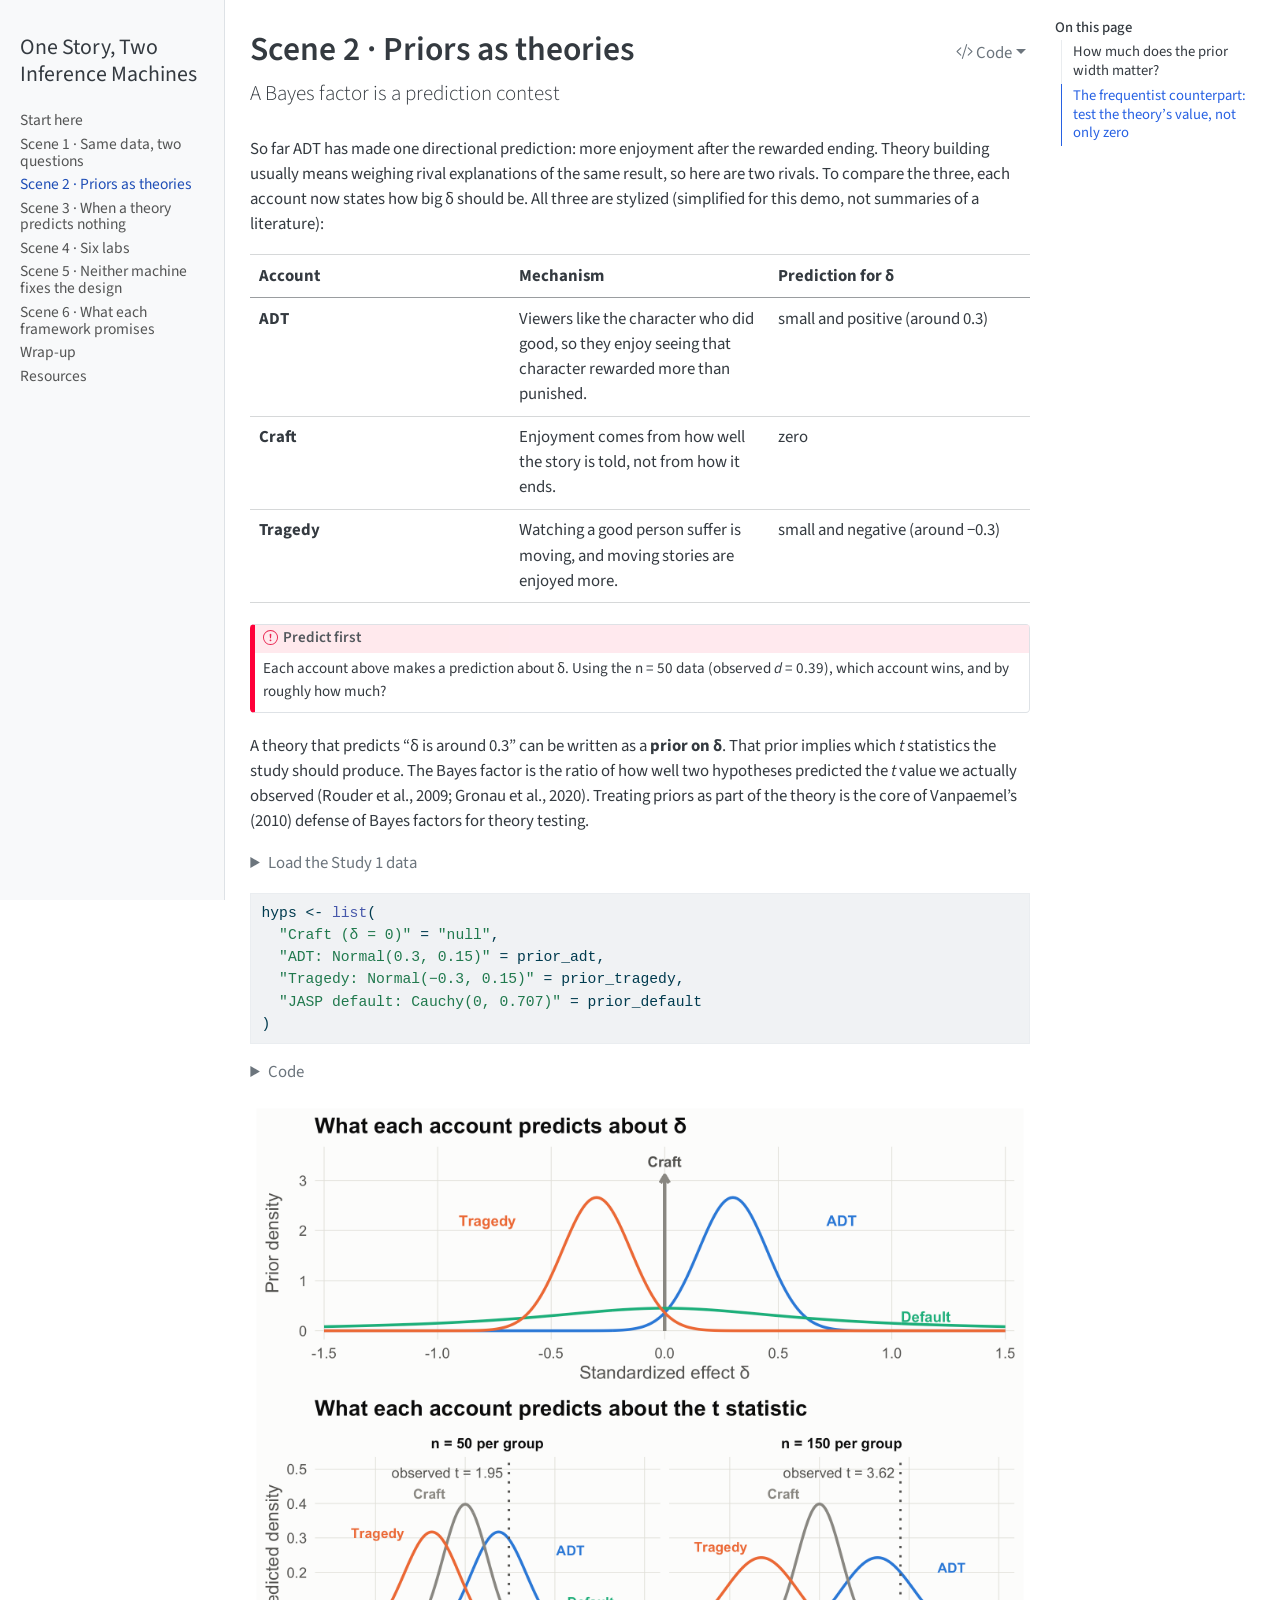
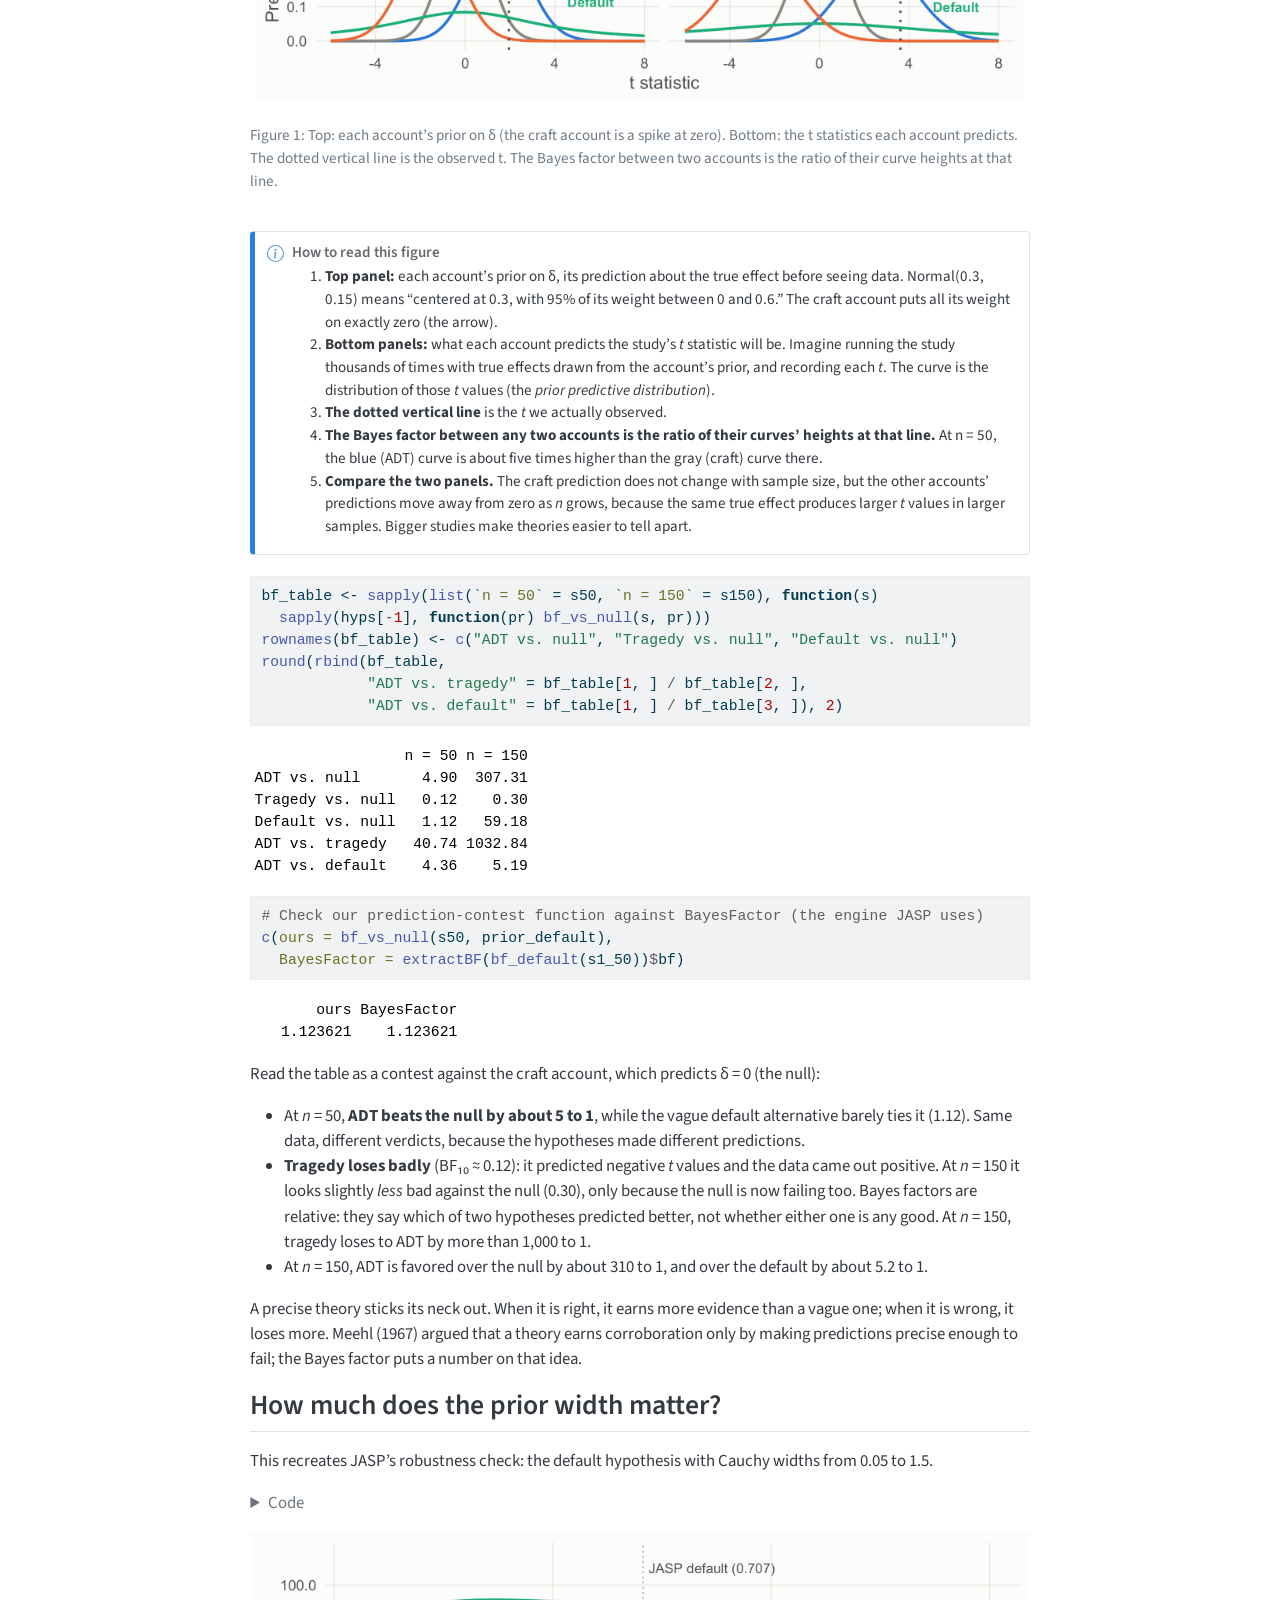
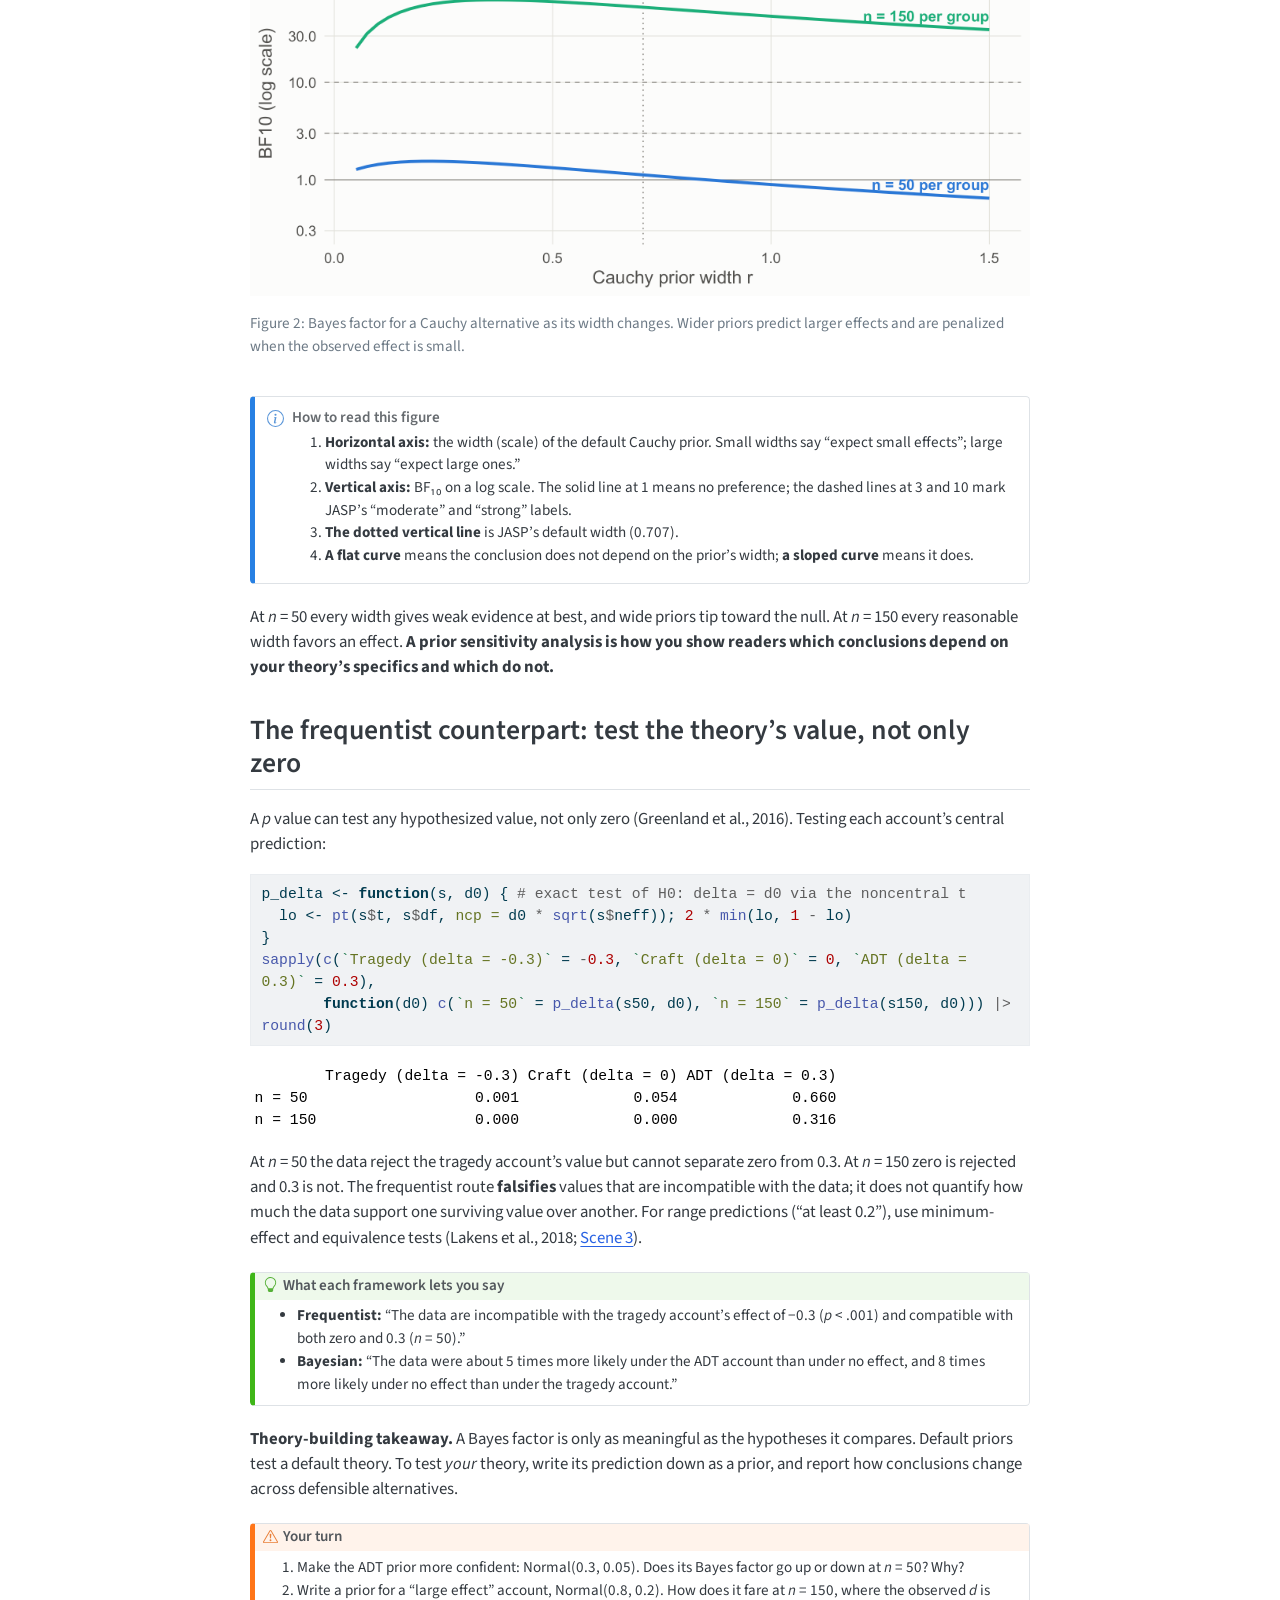
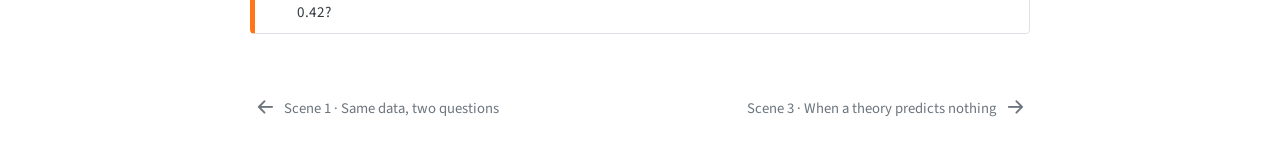
<file: docs/scene-2.html>
<!DOCTYPE html>
<html xmlns="http://www.w3.org/1999/xhtml" lang="en" xml:lang="en"><head>

<meta charset="utf-8">
<meta name="generator" content="quarto-1.6.40">

<meta name="viewport" content="width=device-width, initial-scale=1.0, user-scalable=yes">


<title>Scene 2 · Priors as theories – One Story, Two Inference Machines</title>
<style>
code{white-space: pre-wrap;}
span.smallcaps{font-variant: small-caps;}
div.columns{display: flex; gap: min(4vw, 1.5em);}
div.column{flex: auto; overflow-x: auto;}
div.hanging-indent{margin-left: 1.5em; text-indent: -1.5em;}
ul.task-list{list-style: none;}
ul.task-list li input[type="checkbox"] {
  width: 0.8em;
  margin: 0 0.8em 0.2em -1em; /* quarto-specific, see https://github.com/quarto-dev/quarto-cli/issues/4556 */ 
  vertical-align: middle;
}
/* CSS for syntax highlighting */
pre > code.sourceCode { white-space: pre; position: relative; }
pre > code.sourceCode > span { line-height: 1.25; }
pre > code.sourceCode > span:empty { height: 1.2em; }
.sourceCode { overflow: visible; }
code.sourceCode > span { color: inherit; text-decoration: inherit; }
div.sourceCode { margin: 1em 0; }
pre.sourceCode { margin: 0; }
@media screen {
div.sourceCode { overflow: auto; }
}
@media print {
pre > code.sourceCode { white-space: pre-wrap; }
pre > code.sourceCode > span { display: inline-block; text-indent: -5em; padding-left: 5em; }
}
pre.numberSource code
  { counter-reset: source-line 0; }
pre.numberSource code > span
  { position: relative; left: -4em; counter-increment: source-line; }
pre.numberSource code > span > a:first-child::before
  { content: counter(source-line);
    position: relative; left: -1em; text-align: right; vertical-align: baseline;
    border: none; display: inline-block;
    -webkit-touch-callout: none; -webkit-user-select: none;
    -khtml-user-select: none; -moz-user-select: none;
    -ms-user-select: none; user-select: none;
    padding: 0 4px; width: 4em;
  }
pre.numberSource { margin-left: 3em;  padding-left: 4px; }
div.sourceCode
  {   }
@media screen {
pre > code.sourceCode > span > a:first-child::before { text-decoration: underline; }
}
</style>


<script src="site_libs/quarto-nav/quarto-nav.js"></script>
<script src="site_libs/quarto-nav/headroom.min.js"></script>
<link href="./scene-3.html" rel="next">
<link href="./scene-1.html" rel="prev">
<script src="site_libs/clipboard/clipboard.min.js"></script>
<script src="site_libs/quarto-html/quarto.js"></script>
<script src="site_libs/quarto-html/popper.min.js"></script>
<script src="site_libs/quarto-html/tippy.umd.min.js"></script>
<script src="site_libs/quarto-html/anchor.min.js"></script>
<link href="site_libs/quarto-html/tippy.css" rel="stylesheet">
<link href="site_libs/quarto-html/quarto-syntax-highlighting-549806ee2085284f45b00abea8c6df48.css" rel="stylesheet" id="quarto-text-highlighting-styles">
<script src="site_libs/bootstrap/bootstrap.min.js"></script>
<link href="site_libs/bootstrap/bootstrap-icons.css" rel="stylesheet">
<link href="site_libs/bootstrap/bootstrap-f131de9aa1b8104d26dcf3e9d08923a9.min.css" rel="stylesheet" append-hash="true" id="quarto-bootstrap" data-mode="light">
<script id="quarto-search-options" type="application/json">{
  "language": {
    "search-no-results-text": "No results",
    "search-matching-documents-text": "matching documents",
    "search-copy-link-title": "Copy link to search",
    "search-hide-matches-text": "Hide additional matches",
    "search-more-match-text": "more match in this document",
    "search-more-matches-text": "more matches in this document",
    "search-clear-button-title": "Clear",
    "search-text-placeholder": "",
    "search-detached-cancel-button-title": "Cancel",
    "search-submit-button-title": "Submit",
    "search-label": "Search"
  }
}</script>


</head>

<body class="nav-sidebar docked">

<div id="quarto-search-results"></div>
  <header id="quarto-header" class="headroom fixed-top">
  <nav class="quarto-secondary-nav">
    <div class="container-fluid d-flex">
      <button type="button" class="quarto-btn-toggle btn" data-bs-toggle="collapse" role="button" data-bs-target=".quarto-sidebar-collapse-item" aria-controls="quarto-sidebar" aria-expanded="false" aria-label="Toggle sidebar navigation" onclick="if (window.quartoToggleHeadroom) { window.quartoToggleHeadroom(); }">
        <i class="bi bi-layout-text-sidebar-reverse"></i>
      </button>
        <nav class="quarto-page-breadcrumbs" aria-label="breadcrumb"><ol class="breadcrumb"><li class="breadcrumb-item"><a href="./scene-2.html">Scene 2 · Priors as theories</a></li></ol></nav>
        <a class="flex-grow-1" role="navigation" data-bs-toggle="collapse" data-bs-target=".quarto-sidebar-collapse-item" aria-controls="quarto-sidebar" aria-expanded="false" aria-label="Toggle sidebar navigation" onclick="if (window.quartoToggleHeadroom) { window.quartoToggleHeadroom(); }">      
        </a>
    </div>
  </nav>
</header>
<!-- content -->
<div id="quarto-content" class="quarto-container page-columns page-rows-contents page-layout-article">
<!-- sidebar -->
  <nav id="quarto-sidebar" class="sidebar collapse collapse-horizontal quarto-sidebar-collapse-item sidebar-navigation docked overflow-auto">
    <div class="pt-lg-2 mt-2 text-left sidebar-header">
    <div class="sidebar-title mb-0 py-0">
      <a href="./">One Story, Two Inference Machines</a> 
    </div>
      </div>
    <div class="sidebar-menu-container"> 
    <ul class="list-unstyled mt-1">
        <li class="sidebar-item">
  <div class="sidebar-item-container"> 
  <a href="./index.html" class="sidebar-item-text sidebar-link">
 <span class="menu-text">Start here</span></a>
  </div>
</li>
        <li class="sidebar-item">
  <div class="sidebar-item-container"> 
  <a href="./scene-1.html" class="sidebar-item-text sidebar-link">
 <span class="menu-text">Scene 1 · Same data, two questions</span></a>
  </div>
</li>
        <li class="sidebar-item">
  <div class="sidebar-item-container"> 
  <a href="./scene-2.html" class="sidebar-item-text sidebar-link active">
 <span class="menu-text">Scene 2 · Priors as theories</span></a>
  </div>
</li>
        <li class="sidebar-item">
  <div class="sidebar-item-container"> 
  <a href="./scene-3.html" class="sidebar-item-text sidebar-link">
 <span class="menu-text">Scene 3 · When a theory predicts nothing</span></a>
  </div>
</li>
        <li class="sidebar-item">
  <div class="sidebar-item-container"> 
  <a href="./scene-4.html" class="sidebar-item-text sidebar-link">
 <span class="menu-text">Scene 4 · Six labs</span></a>
  </div>
</li>
        <li class="sidebar-item">
  <div class="sidebar-item-container"> 
  <a href="./scene-5.html" class="sidebar-item-text sidebar-link">
 <span class="menu-text">Scene 5 · Neither machine fixes the design</span></a>
  </div>
</li>
        <li class="sidebar-item">
  <div class="sidebar-item-container"> 
  <a href="./scene-6.html" class="sidebar-item-text sidebar-link">
 <span class="menu-text">Scene 6 · What each framework promises</span></a>
  </div>
</li>
        <li class="sidebar-item">
  <div class="sidebar-item-container"> 
  <a href="./wrap-up.html" class="sidebar-item-text sidebar-link">
 <span class="menu-text">Wrap-up</span></a>
  </div>
</li>
        <li class="sidebar-item">
  <div class="sidebar-item-container"> 
  <a href="./resources.html" class="sidebar-item-text sidebar-link">
 <span class="menu-text">Resources</span></a>
  </div>
</li>
    </ul>
    </div>
</nav>
<div id="quarto-sidebar-glass" class="quarto-sidebar-collapse-item" data-bs-toggle="collapse" data-bs-target=".quarto-sidebar-collapse-item"></div>
<!-- margin-sidebar -->
    <div id="quarto-margin-sidebar" class="sidebar margin-sidebar">
        <nav id="TOC" role="doc-toc" class="toc-active">
    <h2 id="toc-title">On this page</h2>
   
  <ul class="collapse">
  <li><a href="#how-much-does-the-prior-width-matter" id="toc-how-much-does-the-prior-width-matter" class="nav-link active" data-scroll-target="#how-much-does-the-prior-width-matter">How much does the prior width matter?</a></li>
  <li><a href="#the-frequentist-counterpart-test-the-theorys-value-not-only-zero" id="toc-the-frequentist-counterpart-test-the-theorys-value-not-only-zero" class="nav-link" data-scroll-target="#the-frequentist-counterpart-test-the-theorys-value-not-only-zero">The frequentist counterpart: test the theory’s value, not only zero</a></li>
  </ul>
</nav>
    </div>
<!-- main -->
<main class="content" id="quarto-document-content">

<header id="title-block-header" class="quarto-title-block default">
<div class="quarto-title">
<div class="quarto-title-block"><div><h1 class="title">Scene 2 · Priors as theories</h1><button type="button" class="btn code-tools-button dropdown-toggle" id="quarto-code-tools-menu" data-bs-toggle="dropdown" aria-expanded="false"><i class="bi"></i> Code</button><ul class="dropdown-menu dropdown-menu-end" aria-labelelledby="quarto-code-tools-menu"><li><a id="quarto-show-all-code" class="dropdown-item" href="javascript:void(0)" role="button">Show All Code</a></li><li><a id="quarto-hide-all-code" class="dropdown-item" href="javascript:void(0)" role="button">Hide All Code</a></li><li><hr class="dropdown-divider"></li><li><a id="quarto-view-source" class="dropdown-item" href="javascript:void(0)" role="button">View Source</a></li></ul></div></div>
<p class="subtitle lead">A Bayes factor is a prediction contest</p>
</div>



<div class="quarto-title-meta">

    
  
    
  </div>
  


</header>


<p>So far ADT has made one directional prediction: more enjoyment after the rewarded ending. Theory building usually means weighing rival explanations of the same result, so here are two rivals. To compare the three, each account now states how big δ should be. All three are stylized (simplified for this demo, not summaries of a literature):</p>
<table class="caption-top table">
<colgroup>
<col style="width: 33%">
<col style="width: 33%">
<col style="width: 33%">
</colgroup>
<thead>
<tr class="header">
<th>Account</th>
<th>Mechanism</th>
<th>Prediction for δ</th>
</tr>
</thead>
<tbody>
<tr class="odd">
<td><strong>ADT</strong></td>
<td>Viewers like the character who did good, so they enjoy seeing that character rewarded more than punished.</td>
<td>small and positive (around 0.3)</td>
</tr>
<tr class="even">
<td><strong>Craft</strong></td>
<td>Enjoyment comes from how well the story is told, not from how it ends.</td>
<td>zero</td>
</tr>
<tr class="odd">
<td><strong>Tragedy</strong></td>
<td>Watching a good person suffer is moving, and moving stories are enjoyed more.</td>
<td>small and negative (around −0.3)</td>
</tr>
</tbody>
</table>
<div class="callout callout-style-default callout-important callout-titled" title="Predict first">
<div class="callout-header d-flex align-content-center">
<div class="callout-icon-container">
<i class="callout-icon"></i>
</div>
<div class="callout-title-container flex-fill">
Predict first
</div>
</div>
<div class="callout-body-container callout-body">
<p>Each account above makes a prediction about δ. Using the n = 50 data (observed <em>d</em> = 0.39), which account wins, and by roughly how much?</p>
</div>
</div>
<p>A theory that predicts “δ is around 0.3” can be written as a <strong>prior on δ</strong>. That prior implies which <em>t</em> statistics the study should produce. The Bayes factor is the ratio of how well two hypotheses predicted the <em>t</em> value we actually observed (Rouder et al., 2009; Gronau et al., 2020). Treating priors as part of the theory is the core of Vanpaemel’s (2010) defense of Bayes factors for theory testing.</p>
<div class="cell" data-layout-align="center">
<details class="code-fold">
<summary>Load the Study 1 data</summary>
<div class="sourceCode cell-code" id="cb1"><pre class="sourceCode r code-with-copy"><code class="sourceCode r"><span id="cb1-1"><a href="#cb1-1" aria-hidden="true" tabindex="-1"></a>s1_50  <span class="ot">&lt;-</span> <span class="fu">read.csv</span>(<span class="st">"data/story_n50.csv"</span>)</span>
<span id="cb1-2"><a href="#cb1-2" aria-hidden="true" tabindex="-1"></a>s1_150 <span class="ot">&lt;-</span> <span class="fu">read.csv</span>(<span class="st">"data/story_n150.csv"</span>)</span>
<span id="cb1-3"><a href="#cb1-3" aria-hidden="true" tabindex="-1"></a>s50  <span class="ot">&lt;-</span> <span class="fu">two_group</span>(s1_50)</span>
<span id="cb1-4"><a href="#cb1-4" aria-hidden="true" tabindex="-1"></a>s150 <span class="ot">&lt;-</span> <span class="fu">two_group</span>(s1_150)</span></code><button title="Copy to Clipboard" class="code-copy-button"><i class="bi"></i></button></pre></div>
</details>
</div>
<div class="cell" data-layout-align="center">
<div class="sourceCode cell-code" id="cb2"><pre class="sourceCode r code-with-copy"><code class="sourceCode r"><span id="cb2-1"><a href="#cb2-1" aria-hidden="true" tabindex="-1"></a>hyps <span class="ot">&lt;-</span> <span class="fu">list</span>(</span>
<span id="cb2-2"><a href="#cb2-2" aria-hidden="true" tabindex="-1"></a>  <span class="st">"Craft (δ = 0)"</span> <span class="ot">=</span> <span class="st">"null"</span>,</span>
<span id="cb2-3"><a href="#cb2-3" aria-hidden="true" tabindex="-1"></a>  <span class="st">"ADT: Normal(0.3, 0.15)"</span> <span class="ot">=</span> prior_adt,</span>
<span id="cb2-4"><a href="#cb2-4" aria-hidden="true" tabindex="-1"></a>  <span class="st">"Tragedy: Normal(−0.3, 0.15)"</span> <span class="ot">=</span> prior_tragedy,</span>
<span id="cb2-5"><a href="#cb2-5" aria-hidden="true" tabindex="-1"></a>  <span class="st">"JASP default: Cauchy(0, 0.707)"</span> <span class="ot">=</span> prior_default</span>
<span id="cb2-6"><a href="#cb2-6" aria-hidden="true" tabindex="-1"></a>)</span></code><button title="Copy to Clipboard" class="code-copy-button"><i class="bi"></i></button></pre></div>
</div>
<div class="cell" data-layout-align="center">
<details class="code-fold">
<summary>Code</summary>
<div class="sourceCode cell-code" id="cb3"><pre class="sourceCode r code-with-copy"><code class="sourceCode r"><span id="cb3-1"><a href="#cb3-1" aria-hidden="true" tabindex="-1"></a>cols <span class="ot">&lt;-</span> <span class="fu">c</span>(<span class="st">"Craft (δ = 0)"</span> <span class="ot">=</span> pal[[<span class="st">"gray"</span>]],</span>
<span id="cb3-2"><a href="#cb3-2" aria-hidden="true" tabindex="-1"></a>          <span class="st">"ADT: Normal(0.3, 0.15)"</span> <span class="ot">=</span> pal[[<span class="st">"blue"</span>]],</span>
<span id="cb3-3"><a href="#cb3-3" aria-hidden="true" tabindex="-1"></a>          <span class="st">"Tragedy: Normal(−0.3, 0.15)"</span> <span class="ot">=</span> pal[[<span class="st">"orange"</span>]],</span>
<span id="cb3-4"><a href="#cb3-4" aria-hidden="true" tabindex="-1"></a>          <span class="st">"JASP default: Cauchy(0, 0.707)"</span> <span class="ot">=</span> pal[[<span class="st">"aqua"</span>]])</span>
<span id="cb3-5"><a href="#cb3-5" aria-hidden="true" tabindex="-1"></a>short <span class="ot">&lt;-</span> <span class="fu">c</span>(<span class="st">"Craft"</span>, <span class="st">"ADT"</span>, <span class="st">"Tragedy"</span>, <span class="st">"Default"</span>)</span>
<span id="cb3-6"><a href="#cb3-6" aria-hidden="true" tabindex="-1"></a>dl <span class="ot">&lt;-</span> <span class="fu">seq</span>(<span class="sc">-</span><span class="fl">1.5</span>, <span class="fl">1.5</span>, <span class="at">by =</span> <span class="fl">0.01</span>)</span>
<span id="cb3-7"><a href="#cb3-7" aria-hidden="true" tabindex="-1"></a>pri <span class="ot">&lt;-</span> <span class="fu">do.call</span>(rbind, <span class="fu">lapply</span>(<span class="fu">names</span>(hyps)[<span class="sc">-</span><span class="dv">1</span>], <span class="cf">function</span>(h) <span class="fu">data.frame</span>(<span class="at">x =</span> dl, <span class="at">y =</span> hyps[[h]](dl), <span class="at">h =</span> h)))</span>
<span id="cb3-8"><a href="#cb3-8" aria-hidden="true" tabindex="-1"></a>pri_lab <span class="ot">&lt;-</span> <span class="fu">data.frame</span>(<span class="at">x =</span> <span class="fu">c</span>(<span class="fl">0.78</span>, <span class="sc">-</span><span class="fl">0.78</span>, <span class="fl">1.15</span>), <span class="at">y =</span> <span class="fu">c</span>(<span class="fl">2.2</span>, <span class="fl">2.2</span>, <span class="fl">0.28</span>), <span class="at">h =</span> <span class="fu">names</span>(hyps)[<span class="sc">-</span><span class="dv">1</span>],</span>
<span id="cb3-9"><a href="#cb3-9" aria-hidden="true" tabindex="-1"></a>                      <span class="at">lab =</span> short[<span class="sc">-</span><span class="dv">1</span>])</span>
<span id="cb3-10"><a href="#cb3-10" aria-hidden="true" tabindex="-1"></a>pA <span class="ot">&lt;-</span> <span class="fu">ggplot</span>(pri, <span class="fu">aes</span>(x, y, <span class="at">color =</span> h)) <span class="sc">+</span></span>
<span id="cb3-11"><a href="#cb3-11" aria-hidden="true" tabindex="-1"></a>  <span class="fu">geom_segment</span>(<span class="fu">aes</span>(<span class="at">x =</span> <span class="dv">0</span>, <span class="at">xend =</span> <span class="dv">0</span>, <span class="at">y =</span> <span class="dv">0</span>, <span class="at">yend =</span> <span class="fl">3.1</span>), <span class="at">color =</span> pal[[<span class="st">"gray"</span>]], <span class="at">linewidth =</span> <span class="fl">1.3</span>,</span>
<span id="cb3-12"><a href="#cb3-12" aria-hidden="true" tabindex="-1"></a>               <span class="at">arrow =</span> <span class="fu">arrow</span>(<span class="at">length =</span> <span class="fu">unit</span>(<span class="fl">0.25</span>, <span class="st">"cm"</span>)), <span class="at">inherit.aes =</span> <span class="cn">FALSE</span>) <span class="sc">+</span></span>
<span id="cb3-13"><a href="#cb3-13" aria-hidden="true" tabindex="-1"></a>  <span class="fu">annotate</span>(<span class="st">"text"</span>, <span class="at">x =</span> <span class="dv">0</span>, <span class="at">y =</span> <span class="fl">3.38</span>, <span class="at">label =</span> <span class="st">"Craft"</span>, <span class="at">hjust =</span> <span class="fl">0.5</span>, <span class="at">size =</span> <span class="fl">4.3</span>,</span>
<span id="cb3-14"><a href="#cb3-14" aria-hidden="true" tabindex="-1"></a>           <span class="at">color =</span> pal[[<span class="st">"ink2"</span>]], <span class="at">fontface =</span> <span class="st">"bold"</span>) <span class="sc">+</span></span>
<span id="cb3-15"><a href="#cb3-15" aria-hidden="true" tabindex="-1"></a>  <span class="fu">geom_line</span>(<span class="at">linewidth =</span> <span class="fl">1.1</span>) <span class="sc">+</span></span>
<span id="cb3-16"><a href="#cb3-16" aria-hidden="true" tabindex="-1"></a>  <span class="fu">geom_text</span>(<span class="at">data =</span> pri_lab, <span class="fu">aes</span>(<span class="at">label =</span> lab), <span class="at">size =</span> <span class="fl">4.3</span>, <span class="at">fontface =</span> <span class="st">"bold"</span>) <span class="sc">+</span></span>
<span id="cb3-17"><a href="#cb3-17" aria-hidden="true" tabindex="-1"></a>  <span class="fu">scale_color_manual</span>(<span class="at">values =</span> cols) <span class="sc">+</span></span>
<span id="cb3-18"><a href="#cb3-18" aria-hidden="true" tabindex="-1"></a>  <span class="fu">coord_cartesian</span>(<span class="at">ylim =</span> <span class="fu">c</span>(<span class="dv">0</span>, <span class="fl">3.5</span>), <span class="at">xlim =</span> <span class="fu">c</span>(<span class="sc">-</span><span class="fl">1.4</span>, <span class="fl">1.4</span>)) <span class="sc">+</span></span>
<span id="cb3-19"><a href="#cb3-19" aria-hidden="true" tabindex="-1"></a>  <span class="fu">labs</span>(<span class="at">x =</span> <span class="st">"Standardized effect δ"</span>, <span class="at">y =</span> <span class="st">"Prior density"</span>, <span class="at">title =</span> <span class="st">"What each account predicts about δ"</span>) <span class="sc">+</span></span>
<span id="cb3-20"><a href="#cb3-20" aria-hidden="true" tabindex="-1"></a>  <span class="fu">theme_demo</span>()</span>
<span id="cb3-21"><a href="#cb3-21" aria-hidden="true" tabindex="-1"></a></span>
<span id="cb3-22"><a href="#cb3-22" aria-hidden="true" tabindex="-1"></a>tg <span class="ot">&lt;-</span> <span class="fu">seq</span>(<span class="sc">-</span><span class="dv">6</span>, <span class="dv">8</span>, <span class="at">by =</span> <span class="fl">0.05</span>)</span>
<span id="cb3-23"><a href="#cb3-23" aria-hidden="true" tabindex="-1"></a>pred <span class="ot">&lt;-</span> <span class="fu">do.call</span>(rbind, <span class="fu">lapply</span>(<span class="fu">list</span>(<span class="fu">list</span>(s50, <span class="st">"n = 50 per group"</span>), <span class="fu">list</span>(s150, <span class="st">"n = 150 per group"</span>)), <span class="cf">function</span>(z) {</span>
<span id="cb3-24"><a href="#cb3-24" aria-hidden="true" tabindex="-1"></a>  <span class="fu">do.call</span>(rbind, <span class="fu">lapply</span>(<span class="fu">names</span>(hyps), <span class="cf">function</span>(h) <span class="fu">data.frame</span>(<span class="at">t =</span> tg, <span class="at">y =</span> <span class="fu">pred_t</span>(tg, z[[<span class="dv">1</span>]], hyps[[h]]), <span class="at">h =</span> h, <span class="at">n =</span> z[[<span class="dv">2</span>]])))</span>
<span id="cb3-25"><a href="#cb3-25" aria-hidden="true" tabindex="-1"></a>}))</span>
<span id="cb3-26"><a href="#cb3-26" aria-hidden="true" tabindex="-1"></a>pred<span class="sc">$</span>n <span class="ot">&lt;-</span> <span class="fu">factor</span>(pred<span class="sc">$</span>n, <span class="at">levels =</span> <span class="fu">c</span>(<span class="st">"n = 50 per group"</span>, <span class="st">"n = 150 per group"</span>))</span>
<span id="cb3-27"><a href="#cb3-27" aria-hidden="true" tabindex="-1"></a>obs <span class="ot">&lt;-</span> <span class="fu">data.frame</span>(<span class="at">n =</span> <span class="fu">factor</span>(<span class="fu">c</span>(<span class="st">"n = 50 per group"</span>, <span class="st">"n = 150 per group"</span>), <span class="at">levels =</span> <span class="fu">levels</span>(pred<span class="sc">$</span>n)),</span>
<span id="cb3-28"><a href="#cb3-28" aria-hidden="true" tabindex="-1"></a>                  <span class="at">t =</span> <span class="fu">c</span>(s50<span class="sc">$</span>t, s150<span class="sc">$</span>t))</span>
<span id="cb3-29"><a href="#cb3-29" aria-hidden="true" tabindex="-1"></a>pk <span class="ot">&lt;-</span> <span class="fu">data.frame</span>(</span>
<span id="cb3-30"><a href="#cb3-30" aria-hidden="true" tabindex="-1"></a>  <span class="at">n =</span> <span class="fu">factor</span>(<span class="fu">rep</span>(<span class="fu">levels</span>(pred<span class="sc">$</span>n), <span class="at">each =</span> <span class="dv">4</span>), <span class="at">levels =</span> <span class="fu">levels</span>(pred<span class="sc">$</span>n)),</span>
<span id="cb3-31"><a href="#cb3-31" aria-hidden="true" tabindex="-1"></a>  <span class="at">h =</span> <span class="fu">rep</span>(<span class="fu">names</span>(hyps), <span class="dv">2</span>), <span class="at">lab =</span> <span class="fu">rep</span>(short, <span class="dv">2</span>),</span>
<span id="cb3-32"><a href="#cb3-32" aria-hidden="true" tabindex="-1"></a>  <span class="at">t =</span> <span class="fu">c</span>(<span class="sc">-</span><span class="fl">1.6</span>, <span class="fl">4.7</span>, <span class="sc">-</span><span class="fl">3.9</span>, <span class="fl">5.6</span>,  <span class="sc">-</span><span class="fl">1.6</span>, <span class="fl">5.9</span>, <span class="sc">-</span><span class="fl">4.4</span>, <span class="fl">6.1</span>),</span>
<span id="cb3-33"><a href="#cb3-33" aria-hidden="true" tabindex="-1"></a>  <span class="at">y =</span> <span class="fu">c</span>(<span class="fl">0.415</span>, <span class="fl">0.25</span>, <span class="fl">0.3</span>, <span class="fl">0.1</span>, <span class="fl">0.415</span>, <span class="fl">0.2</span>, <span class="fl">0.26</span>, <span class="fl">0.085</span>))</span>
<span id="cb3-34"><a href="#cb3-34" aria-hidden="true" tabindex="-1"></a>pB <span class="ot">&lt;-</span> <span class="fu">ggplot</span>(pred, <span class="fu">aes</span>(t, y, <span class="at">color =</span> h)) <span class="sc">+</span></span>
<span id="cb3-35"><a href="#cb3-35" aria-hidden="true" tabindex="-1"></a>  <span class="fu">geom_line</span>(<span class="at">linewidth =</span> <span class="fl">1.1</span>) <span class="sc">+</span></span>
<span id="cb3-36"><a href="#cb3-36" aria-hidden="true" tabindex="-1"></a>  <span class="fu">geom_vline</span>(<span class="at">data =</span> obs, <span class="fu">aes</span>(<span class="at">xintercept =</span> t), <span class="at">linewidth =</span> <span class="fl">0.9</span>, <span class="at">linetype =</span> <span class="st">"dotted"</span>, <span class="at">color =</span> pal[[<span class="st">"ink2"</span>]]) <span class="sc">+</span></span>
<span id="cb3-37"><a href="#cb3-37" aria-hidden="true" tabindex="-1"></a>  <span class="fu">geom_text</span>(<span class="at">data =</span> obs, <span class="fu">aes</span>(<span class="at">x =</span> t, <span class="at">y =</span> <span class="fl">0.49</span>, <span class="at">label =</span> <span class="fu">sprintf</span>(<span class="st">"observed t = %.2f"</span>, t)),</span>
<span id="cb3-38"><a href="#cb3-38" aria-hidden="true" tabindex="-1"></a>            <span class="at">hjust =</span> <span class="fl">1.05</span>, <span class="at">size =</span> <span class="fl">4.2</span>, <span class="at">color =</span> pal[[<span class="st">"ink2"</span>]], <span class="at">inherit.aes =</span> <span class="cn">FALSE</span>) <span class="sc">+</span></span>
<span id="cb3-39"><a href="#cb3-39" aria-hidden="true" tabindex="-1"></a>  <span class="fu">geom_text</span>(<span class="at">data =</span> pk, <span class="fu">aes</span>(<span class="at">label =</span> lab), <span class="at">size =</span> <span class="dv">4</span>, <span class="at">fontface =</span> <span class="st">"bold"</span>, <span class="at">vjust =</span> <span class="dv">0</span>) <span class="sc">+</span></span>
<span id="cb3-40"><a href="#cb3-40" aria-hidden="true" tabindex="-1"></a>  <span class="fu">facet_wrap</span>(<span class="sc">~</span>n) <span class="sc">+</span></span>
<span id="cb3-41"><a href="#cb3-41" aria-hidden="true" tabindex="-1"></a>  <span class="fu">scale_color_manual</span>(<span class="at">values =</span> cols) <span class="sc">+</span></span>
<span id="cb3-42"><a href="#cb3-42" aria-hidden="true" tabindex="-1"></a>  <span class="fu">coord_cartesian</span>(<span class="at">ylim =</span> <span class="fu">c</span>(<span class="dv">0</span>, <span class="fl">0.51</span>)) <span class="sc">+</span></span>
<span id="cb3-43"><a href="#cb3-43" aria-hidden="true" tabindex="-1"></a>  <span class="fu">labs</span>(<span class="at">x =</span> <span class="st">"t statistic"</span>, <span class="at">y =</span> <span class="st">"Predicted density"</span>, <span class="at">title =</span> <span class="st">"What each account predicts about the t statistic"</span>) <span class="sc">+</span></span>
<span id="cb3-44"><a href="#cb3-44" aria-hidden="true" tabindex="-1"></a>  <span class="fu">theme_demo</span>()</span>
<span id="cb3-45"><a href="#cb3-45" aria-hidden="true" tabindex="-1"></a>pA <span class="sc">/</span> pB</span></code><button title="Copy to Clipboard" class="code-copy-button"><i class="bi"></i></button></pre></div>
</details>
<div class="cell-output-display">
<div id="fig-predict" class="quarto-float quarto-figure quarto-figure-center anchored" data-fig-align="center">
<figure class="quarto-float quarto-float-fig figure">
<div aria-describedby="fig-predict-caption-0ceaefa1-69ba-4598-a22c-09a6ac19f8ca">
<img src="scene-2_files/figure-html/fig-predict-1.png" class="img-fluid quarto-figure quarto-figure-center figure-img" width="990">
</div>
<figcaption class="quarto-float-caption-bottom quarto-float-caption quarto-float-fig" id="fig-predict-caption-0ceaefa1-69ba-4598-a22c-09a6ac19f8ca">
Figure&nbsp;1: Top: each account’s prior on δ (the craft account is a spike at zero). Bottom: the t statistics each account predicts. The dotted vertical line is the observed t. The Bayes factor between two accounts is the ratio of their curve heights at that line.
</figcaption>
</figure>
</div>
</div>
</div>
<div class="callout callout-style-simple callout-note callout-titled" title="How to read this figure">
<div class="callout-header d-flex align-content-center">
<div class="callout-icon-container">
<i class="callout-icon"></i>
</div>
<div class="callout-title-container flex-fill">
How to read this figure
</div>
</div>
<div class="callout-body-container callout-body">
<ol type="1">
<li><strong>Top panel:</strong> each account’s prior on δ, its prediction about the true effect before seeing data. Normal(0.3, 0.15) means “centered at 0.3, with 95% of its weight between 0 and 0.6.” The craft account puts all its weight on exactly zero (the arrow).</li>
<li><strong>Bottom panels:</strong> what each account predicts the study’s <em>t</em> statistic will be. Imagine running the study thousands of times with true effects drawn from the account’s prior, and recording each <em>t</em>. The curve is the distribution of those <em>t</em> values (the <em>prior predictive distribution</em>).</li>
<li><strong>The dotted vertical line</strong> is the <em>t</em> we actually observed.</li>
<li><strong>The Bayes factor between any two accounts is the ratio of their curves’ heights at that line.</strong> At n = 50, the blue (ADT) curve is about five times higher than the gray (craft) curve there.</li>
<li><strong>Compare the two panels.</strong> The craft prediction does not change with sample size, but the other accounts’ predictions move away from zero as <em>n</em> grows, because the same true effect produces larger <em>t</em> values in larger samples. Bigger studies make theories easier to tell apart.</li>
</ol>
</div>
</div>
<div class="cell" data-layout-align="center">
<div class="sourceCode cell-code" id="cb4"><pre class="sourceCode r code-with-copy"><code class="sourceCode r"><span id="cb4-1"><a href="#cb4-1" aria-hidden="true" tabindex="-1"></a>bf_table <span class="ot">&lt;-</span> <span class="fu">sapply</span>(<span class="fu">list</span>(<span class="st">`</span><span class="at">n = 50</span><span class="st">`</span> <span class="ot">=</span> s50, <span class="st">`</span><span class="at">n = 150</span><span class="st">`</span> <span class="ot">=</span> s150), <span class="cf">function</span>(s)</span>
<span id="cb4-2"><a href="#cb4-2" aria-hidden="true" tabindex="-1"></a>  <span class="fu">sapply</span>(hyps[<span class="sc">-</span><span class="dv">1</span>], <span class="cf">function</span>(pr) <span class="fu">bf_vs_null</span>(s, pr)))</span>
<span id="cb4-3"><a href="#cb4-3" aria-hidden="true" tabindex="-1"></a><span class="fu">rownames</span>(bf_table) <span class="ot">&lt;-</span> <span class="fu">c</span>(<span class="st">"ADT vs. null"</span>, <span class="st">"Tragedy vs. null"</span>, <span class="st">"Default vs. null"</span>)</span>
<span id="cb4-4"><a href="#cb4-4" aria-hidden="true" tabindex="-1"></a><span class="fu">round</span>(<span class="fu">rbind</span>(bf_table,</span>
<span id="cb4-5"><a href="#cb4-5" aria-hidden="true" tabindex="-1"></a>            <span class="st">"ADT vs. tragedy"</span> <span class="ot">=</span> bf_table[<span class="dv">1</span>, ] <span class="sc">/</span> bf_table[<span class="dv">2</span>, ],</span>
<span id="cb4-6"><a href="#cb4-6" aria-hidden="true" tabindex="-1"></a>            <span class="st">"ADT vs. default"</span> <span class="ot">=</span> bf_table[<span class="dv">1</span>, ] <span class="sc">/</span> bf_table[<span class="dv">3</span>, ]), <span class="dv">2</span>)</span></code><button title="Copy to Clipboard" class="code-copy-button"><i class="bi"></i></button></pre></div>
<div class="cell-output cell-output-stdout">
<pre><code>                 n = 50 n = 150
ADT vs. null       4.90  307.31
Tragedy vs. null   0.12    0.30
Default vs. null   1.12   59.18
ADT vs. tragedy   40.74 1032.84
ADT vs. default    4.36    5.19</code></pre>
</div>
</div>
<div class="cell" data-layout-align="center">
<div class="sourceCode cell-code" id="cb6"><pre class="sourceCode r code-with-copy"><code class="sourceCode r"><span id="cb6-1"><a href="#cb6-1" aria-hidden="true" tabindex="-1"></a><span class="co"># Check our prediction-contest function against BayesFactor (the engine JASP uses)</span></span>
<span id="cb6-2"><a href="#cb6-2" aria-hidden="true" tabindex="-1"></a><span class="fu">c</span>(<span class="at">ours =</span> <span class="fu">bf_vs_null</span>(s50, prior_default),</span>
<span id="cb6-3"><a href="#cb6-3" aria-hidden="true" tabindex="-1"></a>  <span class="at">BayesFactor =</span> <span class="fu">extractBF</span>(<span class="fu">bf_default</span>(s1_50))<span class="sc">$</span>bf)</span></code><button title="Copy to Clipboard" class="code-copy-button"><i class="bi"></i></button></pre></div>
<div class="cell-output cell-output-stdout">
<pre><code>       ours BayesFactor 
   1.123621    1.123621 </code></pre>
</div>
</div>
<p>Read the table as a contest against the craft account, which predicts δ = 0 (the null):</p>
<ul>
<li>At <em>n</em> = 50, <strong>ADT beats the null by about 5 to 1</strong>, while the vague default alternative barely ties it (1.12). Same data, different verdicts, because the hypotheses made different predictions.</li>
<li><strong>Tragedy loses badly</strong> (BF₁₀ ≈ 0.12): it predicted negative <em>t</em> values and the data came out positive. At <em>n</em> = 150 it looks slightly <em>less</em> bad against the null (0.30), only because the null is now failing too. Bayes factors are relative: they say which of two hypotheses predicted better, not whether either one is any good. At <em>n</em> = 150, tragedy loses to ADT by more than 1,000 to 1.</li>
<li>At <em>n</em> = 150, ADT is favored over the null by about 310 to 1, and over the default by about 5.2 to 1.</li>
</ul>
<p>A precise theory sticks its neck out. When it is right, it earns more evidence than a vague one; when it is wrong, it loses more. Meehl (1967) argued that a theory earns corroboration only by making predictions precise enough to fail; the Bayes factor puts a number on that idea.</p>
<section id="how-much-does-the-prior-width-matter" class="level2">
<h2 class="anchored" data-anchor-id="how-much-does-the-prior-width-matter">How much does the prior width matter?</h2>
<p>This recreates JASP’s robustness check: the default hypothesis with Cauchy widths from 0.05 to 1.5.</p>
<div class="cell" data-layout-align="center">
<details class="code-fold">
<summary>Code</summary>
<div class="sourceCode cell-code" id="cb8"><pre class="sourceCode r code-with-copy"><code class="sourceCode r"><span id="cb8-1"><a href="#cb8-1" aria-hidden="true" tabindex="-1"></a>r <span class="ot">&lt;-</span> <span class="fu">seq</span>(<span class="fl">0.05</span>, <span class="fl">1.5</span>, <span class="at">by =</span> <span class="fl">0.025</span>)</span>
<span id="cb8-2"><a href="#cb8-2" aria-hidden="true" tabindex="-1"></a>rob <span class="ot">&lt;-</span> <span class="fu">rbind</span>(<span class="fu">data.frame</span>(r, <span class="at">bf =</span> <span class="fu">sapply</span>(r, <span class="cf">function</span>(w) <span class="fu">bf_vs_null</span>(s50,  <span class="cf">function</span>(x) <span class="fu">dcauchy</span>(x, <span class="dv">0</span>, w))), <span class="at">n =</span> <span class="st">"n = 50 per group"</span>),</span>
<span id="cb8-3"><a href="#cb8-3" aria-hidden="true" tabindex="-1"></a>             <span class="fu">data.frame</span>(r, <span class="at">bf =</span> <span class="fu">sapply</span>(r, <span class="cf">function</span>(w) <span class="fu">bf_vs_null</span>(s150, <span class="cf">function</span>(x) <span class="fu">dcauchy</span>(x, <span class="dv">0</span>, w))), <span class="at">n =</span> <span class="st">"n = 150 per group"</span>))</span>
<span id="cb8-4"><a href="#cb8-4" aria-hidden="true" tabindex="-1"></a>rl <span class="ot">&lt;-</span> <span class="fu">do.call</span>(rbind, <span class="fu">lapply</span>(<span class="fu">split</span>(rob, rob<span class="sc">$</span>n), <span class="cf">function</span>(z) z[z<span class="sc">$</span>r <span class="sc">==</span> <span class="fl">1.5</span>, ]))</span>
<span id="cb8-5"><a href="#cb8-5" aria-hidden="true" tabindex="-1"></a><span class="fu">ggplot</span>(rob, <span class="fu">aes</span>(r, bf, <span class="at">color =</span> n)) <span class="sc">+</span></span>
<span id="cb8-6"><a href="#cb8-6" aria-hidden="true" tabindex="-1"></a>  <span class="fu">geom_hline</span>(<span class="at">yintercept =</span> <span class="fu">c</span>(<span class="dv">1</span>, <span class="dv">3</span>, <span class="dv">10</span>), <span class="at">color =</span> pal[[<span class="st">"gray"</span>]], <span class="at">linetype =</span> <span class="fu">c</span>(<span class="st">"solid"</span>, <span class="st">"dashed"</span>, <span class="st">"dashed"</span>), <span class="at">linewidth =</span> <span class="fl">0.4</span>) <span class="sc">+</span></span>
<span id="cb8-7"><a href="#cb8-7" aria-hidden="true" tabindex="-1"></a>  <span class="fu">geom_vline</span>(<span class="at">xintercept =</span> <span class="fu">sqrt</span>(<span class="dv">2</span>) <span class="sc">/</span> <span class="dv">2</span>, <span class="at">color =</span> pal[[<span class="st">"gray"</span>]], <span class="at">linetype =</span> <span class="st">"dotted"</span>) <span class="sc">+</span></span>
<span id="cb8-8"><a href="#cb8-8" aria-hidden="true" tabindex="-1"></a>  <span class="fu">geom_line</span>(<span class="at">linewidth =</span> <span class="fl">1.2</span>) <span class="sc">+</span></span>
<span id="cb8-9"><a href="#cb8-9" aria-hidden="true" tabindex="-1"></a>  <span class="fu">geom_text</span>(<span class="at">data =</span> rl, <span class="fu">aes</span>(<span class="at">label =</span> n), <span class="at">hjust =</span> <span class="dv">1</span>, <span class="at">vjust =</span> <span class="sc">-</span><span class="fl">0.8</span>, <span class="at">size =</span> <span class="fl">4.4</span>, <span class="at">fontface =</span> <span class="st">"bold"</span>) <span class="sc">+</span></span>
<span id="cb8-10"><a href="#cb8-10" aria-hidden="true" tabindex="-1"></a>  <span class="fu">annotate</span>(<span class="st">"text"</span>, <span class="at">x =</span> <span class="fl">0.72</span>, <span class="at">y =</span> <span class="dv">150</span>, <span class="at">label =</span> <span class="st">"JASP default (0.707)"</span>, <span class="at">hjust =</span> <span class="dv">0</span>, <span class="at">size =</span> <span class="dv">4</span>, <span class="at">color =</span> pal[[<span class="st">"ink2"</span>]]) <span class="sc">+</span></span>
<span id="cb8-11"><a href="#cb8-11" aria-hidden="true" tabindex="-1"></a>  <span class="fu">scale_y_log10</span>(<span class="at">breaks =</span> <span class="fu">c</span>(<span class="fl">0.3</span>, <span class="dv">1</span>, <span class="dv">3</span>, <span class="dv">10</span>, <span class="dv">30</span>, <span class="dv">100</span>), <span class="at">limits =</span> <span class="fu">c</span>(<span class="fl">0.3</span>, <span class="dv">200</span>)) <span class="sc">+</span></span>
<span id="cb8-12"><a href="#cb8-12" aria-hidden="true" tabindex="-1"></a>  <span class="fu">scale_color_manual</span>(<span class="at">values =</span> <span class="fu">c</span>(<span class="st">"n = 50 per group"</span> <span class="ot">=</span> pal[[<span class="st">"blue"</span>]], <span class="st">"n = 150 per group"</span> <span class="ot">=</span> pal[[<span class="st">"aqua"</span>]])) <span class="sc">+</span></span>
<span id="cb8-13"><a href="#cb8-13" aria-hidden="true" tabindex="-1"></a>  <span class="fu">labs</span>(<span class="at">x =</span> <span class="st">"Cauchy prior width r"</span>, <span class="at">y =</span> <span class="st">"BF10 (log scale)"</span>) <span class="sc">+</span></span>
<span id="cb8-14"><a href="#cb8-14" aria-hidden="true" tabindex="-1"></a>  <span class="fu">theme_demo</span>()</span></code><button title="Copy to Clipboard" class="code-copy-button"><i class="bi"></i></button></pre></div>
</details>
<div class="cell-output-display">
<div id="fig-robust" class="quarto-float quarto-figure quarto-figure-center anchored" data-fig-align="center">
<figure class="quarto-float quarto-float-fig figure">
<div aria-describedby="fig-robust-caption-0ceaefa1-69ba-4598-a22c-09a6ac19f8ca">
<img src="scene-2_files/figure-html/fig-robust-1.png" class="img-fluid quarto-figure quarto-figure-center figure-img" width="990">
</div>
<figcaption class="quarto-float-caption-bottom quarto-float-caption quarto-float-fig" id="fig-robust-caption-0ceaefa1-69ba-4598-a22c-09a6ac19f8ca">
Figure&nbsp;2: Bayes factor for a Cauchy alternative as its width changes. Wider priors predict larger effects and are penalized when the observed effect is small.
</figcaption>
</figure>
</div>
</div>
</div>
<div class="callout callout-style-simple callout-note callout-titled" title="How to read this figure">
<div class="callout-header d-flex align-content-center">
<div class="callout-icon-container">
<i class="callout-icon"></i>
</div>
<div class="callout-title-container flex-fill">
How to read this figure
</div>
</div>
<div class="callout-body-container callout-body">
<ol type="1">
<li><strong>Horizontal axis:</strong> the width (scale) of the default Cauchy prior. Small widths say “expect small effects”; large widths say “expect large ones.”</li>
<li><strong>Vertical axis:</strong> BF₁₀ on a log scale. The solid line at 1 means no preference; the dashed lines at 3 and 10 mark JASP’s “moderate” and “strong” labels.</li>
<li><strong>The dotted vertical line</strong> is JASP’s default width (0.707).</li>
<li><strong>A flat curve</strong> means the conclusion does not depend on the prior’s width; <strong>a sloped curve</strong> means it does.</li>
</ol>
</div>
</div>
<p>At <em>n</em> = 50 every width gives weak evidence at best, and wide priors tip toward the null. At <em>n</em> = 150 every reasonable width favors an effect. <strong>A prior sensitivity analysis is how you show readers which conclusions depend on your theory’s specifics and which do not.</strong></p>
</section>
<section id="the-frequentist-counterpart-test-the-theorys-value-not-only-zero" class="level2">
<h2 class="anchored" data-anchor-id="the-frequentist-counterpart-test-the-theorys-value-not-only-zero">The frequentist counterpart: test the theory’s value, not only zero</h2>
<p>A <em>p</em> value can test any hypothesized value, not only zero (Greenland et al., 2016). Testing each account’s central prediction:</p>
<div class="cell" data-layout-align="center">
<div class="sourceCode cell-code" id="cb9"><pre class="sourceCode r code-with-copy"><code class="sourceCode r"><span id="cb9-1"><a href="#cb9-1" aria-hidden="true" tabindex="-1"></a>p_delta <span class="ot">&lt;-</span> <span class="cf">function</span>(s, d0) { <span class="co"># exact test of H0: delta = d0 via the noncentral t</span></span>
<span id="cb9-2"><a href="#cb9-2" aria-hidden="true" tabindex="-1"></a>  lo <span class="ot">&lt;-</span> <span class="fu">pt</span>(s<span class="sc">$</span>t, s<span class="sc">$</span>df, <span class="at">ncp =</span> d0 <span class="sc">*</span> <span class="fu">sqrt</span>(s<span class="sc">$</span>neff)); <span class="dv">2</span> <span class="sc">*</span> <span class="fu">min</span>(lo, <span class="dv">1</span> <span class="sc">-</span> lo)</span>
<span id="cb9-3"><a href="#cb9-3" aria-hidden="true" tabindex="-1"></a>}</span>
<span id="cb9-4"><a href="#cb9-4" aria-hidden="true" tabindex="-1"></a><span class="fu">sapply</span>(<span class="fu">c</span>(<span class="st">`</span><span class="at">Tragedy (delta = -0.3)</span><span class="st">`</span> <span class="ot">=</span> <span class="sc">-</span><span class="fl">0.3</span>, <span class="st">`</span><span class="at">Craft (delta = 0)</span><span class="st">`</span> <span class="ot">=</span> <span class="dv">0</span>, <span class="st">`</span><span class="at">ADT (delta = 0.3)</span><span class="st">`</span> <span class="ot">=</span> <span class="fl">0.3</span>),</span>
<span id="cb9-5"><a href="#cb9-5" aria-hidden="true" tabindex="-1"></a>       <span class="cf">function</span>(d0) <span class="fu">c</span>(<span class="st">`</span><span class="at">n = 50</span><span class="st">`</span> <span class="ot">=</span> <span class="fu">p_delta</span>(s50, d0), <span class="st">`</span><span class="at">n = 150</span><span class="st">`</span> <span class="ot">=</span> <span class="fu">p_delta</span>(s150, d0))) <span class="sc">|&gt;</span> <span class="fu">round</span>(<span class="dv">3</span>)</span></code><button title="Copy to Clipboard" class="code-copy-button"><i class="bi"></i></button></pre></div>
<div class="cell-output cell-output-stdout">
<pre><code>        Tragedy (delta = -0.3) Craft (delta = 0) ADT (delta = 0.3)
n = 50                   0.001             0.054             0.660
n = 150                  0.000             0.000             0.316</code></pre>
</div>
</div>
<p>At <em>n</em> = 50 the data reject the tragedy account’s value but cannot separate zero from 0.3. At <em>n</em> = 150 zero is rejected and 0.3 is not. The frequentist route <strong>falsifies</strong> values that are incompatible with the data; it does not quantify how much the data support one surviving value over another. For range predictions (“at least 0.2”), use minimum-effect and equivalence tests (Lakens et al., 2018; <a href="./scene-3.html">Scene 3</a>).</p>
<div class="callout callout-style-default callout-tip callout-titled" title="What each framework lets you say">
<div class="callout-header d-flex align-content-center">
<div class="callout-icon-container">
<i class="callout-icon"></i>
</div>
<div class="callout-title-container flex-fill">
What each framework lets you say
</div>
</div>
<div class="callout-body-container callout-body">
<ul>
<li><strong>Frequentist:</strong> “The data are incompatible with the tragedy account’s effect of −0.3 (<em>p</em> &lt; .001) and compatible with both zero and 0.3 (<em>n</em> = 50).”</li>
<li><strong>Bayesian:</strong> “The data were about 5 times more likely under the ADT account than under no effect, and 8 times more likely under no effect than under the tragedy account.”</li>
</ul>
</div>
</div>
<p><strong>Theory-building takeaway.</strong> A Bayes factor is only as meaningful as the hypotheses it compares. Default priors test a default theory. To test <em>your</em> theory, write its prediction down as a prior, and report how conclusions change across defensible alternatives.</p>
<div class="callout callout-style-default callout-warning callout-titled" title="Your turn">
<div class="callout-header d-flex align-content-center">
<div class="callout-icon-container">
<i class="callout-icon"></i>
</div>
<div class="callout-title-container flex-fill">
Your turn
</div>
</div>
<div class="callout-body-container callout-body">
<ol type="1">
<li>Make the ADT prior more confident: Normal(0.3, 0.05). Does its Bayes factor go up or down at <em>n</em> = 50? Why?</li>
<li>Write a prior for a “large effect” account, Normal(0.8, 0.2). How does it fare at <em>n</em> = 150, where the observed <em>d</em> is 0.42?</li>
</ol>
</div>
</div>


<!-- -->

</section>

</main> <!-- /main -->
<script id="quarto-html-after-body" type="application/javascript">
window.document.addEventListener("DOMContentLoaded", function (event) {
  const toggleBodyColorMode = (bsSheetEl) => {
    const mode = bsSheetEl.getAttribute("data-mode");
    const bodyEl = window.document.querySelector("body");
    if (mode === "dark") {
      bodyEl.classList.add("quarto-dark");
      bodyEl.classList.remove("quarto-light");
    } else {
      bodyEl.classList.add("quarto-light");
      bodyEl.classList.remove("quarto-dark");
    }
  }
  const toggleBodyColorPrimary = () => {
    const bsSheetEl = window.document.querySelector("link#quarto-bootstrap");
    if (bsSheetEl) {
      toggleBodyColorMode(bsSheetEl);
    }
  }
  toggleBodyColorPrimary();  
  const icon = "";
  const anchorJS = new window.AnchorJS();
  anchorJS.options = {
    placement: 'right',
    icon: icon
  };
  anchorJS.add('.anchored');
  const isCodeAnnotation = (el) => {
    for (const clz of el.classList) {
      if (clz.startsWith('code-annotation-')) {                     
        return true;
      }
    }
    return false;
  }
  const onCopySuccess = function(e) {
    // button target
    const button = e.trigger;
    // don't keep focus
    button.blur();
    // flash "checked"
    button.classList.add('code-copy-button-checked');
    var currentTitle = button.getAttribute("title");
    button.setAttribute("title", "Copied!");
    let tooltip;
    if (window.bootstrap) {
      button.setAttribute("data-bs-toggle", "tooltip");
      button.setAttribute("data-bs-placement", "left");
      button.setAttribute("data-bs-title", "Copied!");
      tooltip = new bootstrap.Tooltip(button, 
        { trigger: "manual", 
          customClass: "code-copy-button-tooltip",
          offset: [0, -8]});
      tooltip.show();    
    }
    setTimeout(function() {
      if (tooltip) {
        tooltip.hide();
        button.removeAttribute("data-bs-title");
        button.removeAttribute("data-bs-toggle");
        button.removeAttribute("data-bs-placement");
      }
      button.setAttribute("title", currentTitle);
      button.classList.remove('code-copy-button-checked');
    }, 1000);
    // clear code selection
    e.clearSelection();
  }
  const getTextToCopy = function(trigger) {
      const codeEl = trigger.previousElementSibling.cloneNode(true);
      for (const childEl of codeEl.children) {
        if (isCodeAnnotation(childEl)) {
          childEl.remove();
        }
      }
      return codeEl.innerText;
  }
  const clipboard = new window.ClipboardJS('.code-copy-button:not([data-in-quarto-modal])', {
    text: getTextToCopy
  });
  clipboard.on('success', onCopySuccess);
  if (window.document.getElementById('quarto-embedded-source-code-modal')) {
    const clipboardModal = new window.ClipboardJS('.code-copy-button[data-in-quarto-modal]', {
      text: getTextToCopy,
      container: window.document.getElementById('quarto-embedded-source-code-modal')
    });
    clipboardModal.on('success', onCopySuccess);
  }
  const viewSource = window.document.getElementById('quarto-view-source') ||
                     window.document.getElementById('quarto-code-tools-source');
  if (viewSource) {
    const sourceUrl = viewSource.getAttribute("data-quarto-source-url");
    viewSource.addEventListener("click", function(e) {
      if (sourceUrl) {
        // rstudio viewer pane
        if (/\bcapabilities=\b/.test(window.location)) {
          window.open(sourceUrl);
        } else {
          window.location.href = sourceUrl;
        }
      } else {
        const modal = new bootstrap.Modal(document.getElementById('quarto-embedded-source-code-modal'));
        modal.show();
      }
      return false;
    });
  }
  function toggleCodeHandler(show) {
    return function(e) {
      const detailsSrc = window.document.querySelectorAll(".cell > details > .sourceCode");
      for (let i=0; i<detailsSrc.length; i++) {
        const details = detailsSrc[i].parentElement;
        if (show) {
          details.open = true;
        } else {
          details.removeAttribute("open");
        }
      }
      const cellCodeDivs = window.document.querySelectorAll(".cell > .sourceCode");
      const fromCls = show ? "hidden" : "unhidden";
      const toCls = show ? "unhidden" : "hidden";
      for (let i=0; i<cellCodeDivs.length; i++) {
        const codeDiv = cellCodeDivs[i];
        if (codeDiv.classList.contains(fromCls)) {
          codeDiv.classList.remove(fromCls);
          codeDiv.classList.add(toCls);
        } 
      }
      return false;
    }
  }
  const hideAllCode = window.document.getElementById("quarto-hide-all-code");
  if (hideAllCode) {
    hideAllCode.addEventListener("click", toggleCodeHandler(false));
  }
  const showAllCode = window.document.getElementById("quarto-show-all-code");
  if (showAllCode) {
    showAllCode.addEventListener("click", toggleCodeHandler(true));
  }
    var localhostRegex = new RegExp(/^(?:http|https):\/\/localhost\:?[0-9]*\//);
    var mailtoRegex = new RegExp(/^mailto:/);
      var filterRegex = new RegExp('/' + window.location.host + '/');
    var isInternal = (href) => {
        return filterRegex.test(href) || localhostRegex.test(href) || mailtoRegex.test(href);
    }
    // Inspect non-navigation links and adorn them if external
 	var links = window.document.querySelectorAll('a[href]:not(.nav-link):not(.navbar-brand):not(.toc-action):not(.sidebar-link):not(.sidebar-item-toggle):not(.pagination-link):not(.no-external):not([aria-hidden]):not(.dropdown-item):not(.quarto-navigation-tool):not(.about-link)');
    for (var i=0; i<links.length; i++) {
      const link = links[i];
      if (!isInternal(link.href)) {
        // undo the damage that might have been done by quarto-nav.js in the case of
        // links that we want to consider external
        if (link.dataset.originalHref !== undefined) {
          link.href = link.dataset.originalHref;
        }
      }
    }
  function tippyHover(el, contentFn, onTriggerFn, onUntriggerFn) {
    const config = {
      allowHTML: true,
      maxWidth: 500,
      delay: 100,
      arrow: false,
      appendTo: function(el) {
          return el.parentElement;
      },
      interactive: true,
      interactiveBorder: 10,
      theme: 'quarto',
      placement: 'bottom-start',
    };
    if (contentFn) {
      config.content = contentFn;
    }
    if (onTriggerFn) {
      config.onTrigger = onTriggerFn;
    }
    if (onUntriggerFn) {
      config.onUntrigger = onUntriggerFn;
    }
    window.tippy(el, config); 
  }
  const noterefs = window.document.querySelectorAll('a[role="doc-noteref"]');
  for (var i=0; i<noterefs.length; i++) {
    const ref = noterefs[i];
    tippyHover(ref, function() {
      // use id or data attribute instead here
      let href = ref.getAttribute('data-footnote-href') || ref.getAttribute('href');
      try { href = new URL(href).hash; } catch {}
      const id = href.replace(/^#\/?/, "");
      const note = window.document.getElementById(id);
      if (note) {
        return note.innerHTML;
      } else {
        return "";
      }
    });
  }
  const xrefs = window.document.querySelectorAll('a.quarto-xref');
  const processXRef = (id, note) => {
    // Strip column container classes
    const stripColumnClz = (el) => {
      el.classList.remove("page-full", "page-columns");
      if (el.children) {
        for (const child of el.children) {
          stripColumnClz(child);
        }
      }
    }
    stripColumnClz(note)
    if (id === null || id.startsWith('sec-')) {
      // Special case sections, only their first couple elements
      const container = document.createElement("div");
      if (note.children && note.children.length > 2) {
        container.appendChild(note.children[0].cloneNode(true));
        for (let i = 1; i < note.children.length; i++) {
          const child = note.children[i];
          if (child.tagName === "P" && child.innerText === "") {
            continue;
          } else {
            container.appendChild(child.cloneNode(true));
            break;
          }
        }
        if (window.Quarto?.typesetMath) {
          window.Quarto.typesetMath(container);
        }
        return container.innerHTML
      } else {
        if (window.Quarto?.typesetMath) {
          window.Quarto.typesetMath(note);
        }
        return note.innerHTML;
      }
    } else {
      // Remove any anchor links if they are present
      const anchorLink = note.querySelector('a.anchorjs-link');
      if (anchorLink) {
        anchorLink.remove();
      }
      if (window.Quarto?.typesetMath) {
        window.Quarto.typesetMath(note);
      }
      if (note.classList.contains("callout")) {
        return note.outerHTML;
      } else {
        return note.innerHTML;
      }
    }
  }
  for (var i=0; i<xrefs.length; i++) {
    const xref = xrefs[i];
    tippyHover(xref, undefined, function(instance) {
      instance.disable();
      let url = xref.getAttribute('href');
      let hash = undefined; 
      if (url.startsWith('#')) {
        hash = url;
      } else {
        try { hash = new URL(url).hash; } catch {}
      }
      if (hash) {
        const id = hash.replace(/^#\/?/, "");
        const note = window.document.getElementById(id);
        if (note !== null) {
          try {
            const html = processXRef(id, note.cloneNode(true));
            instance.setContent(html);
          } finally {
            instance.enable();
            instance.show();
          }
        } else {
          // See if we can fetch this
          fetch(url.split('#')[0])
          .then(res => res.text())
          .then(html => {
            const parser = new DOMParser();
            const htmlDoc = parser.parseFromString(html, "text/html");
            const note = htmlDoc.getElementById(id);
            if (note !== null) {
              const html = processXRef(id, note);
              instance.setContent(html);
            } 
          }).finally(() => {
            instance.enable();
            instance.show();
          });
        }
      } else {
        // See if we can fetch a full url (with no hash to target)
        // This is a special case and we should probably do some content thinning / targeting
        fetch(url)
        .then(res => res.text())
        .then(html => {
          const parser = new DOMParser();
          const htmlDoc = parser.parseFromString(html, "text/html");
          const note = htmlDoc.querySelector('main.content');
          if (note !== null) {
            // This should only happen for chapter cross references
            // (since there is no id in the URL)
            // remove the first header
            if (note.children.length > 0 && note.children[0].tagName === "HEADER") {
              note.children[0].remove();
            }
            const html = processXRef(null, note);
            instance.setContent(html);
          } 
        }).finally(() => {
          instance.enable();
          instance.show();
        });
      }
    }, function(instance) {
    });
  }
      let selectedAnnoteEl;
      const selectorForAnnotation = ( cell, annotation) => {
        let cellAttr = 'data-code-cell="' + cell + '"';
        let lineAttr = 'data-code-annotation="' +  annotation + '"';
        const selector = 'span[' + cellAttr + '][' + lineAttr + ']';
        return selector;
      }
      const selectCodeLines = (annoteEl) => {
        const doc = window.document;
        const targetCell = annoteEl.getAttribute("data-target-cell");
        const targetAnnotation = annoteEl.getAttribute("data-target-annotation");
        const annoteSpan = window.document.querySelector(selectorForAnnotation(targetCell, targetAnnotation));
        const lines = annoteSpan.getAttribute("data-code-lines").split(",");
        const lineIds = lines.map((line) => {
          return targetCell + "-" + line;
        })
        let top = null;
        let height = null;
        let parent = null;
        if (lineIds.length > 0) {
            //compute the position of the single el (top and bottom and make a div)
            const el = window.document.getElementById(lineIds[0]);
            top = el.offsetTop;
            height = el.offsetHeight;
            parent = el.parentElement.parentElement;
          if (lineIds.length > 1) {
            const lastEl = window.document.getElementById(lineIds[lineIds.length - 1]);
            const bottom = lastEl.offsetTop + lastEl.offsetHeight;
            height = bottom - top;
          }
          if (top !== null && height !== null && parent !== null) {
            // cook up a div (if necessary) and position it 
            let div = window.document.getElementById("code-annotation-line-highlight");
            if (div === null) {
              div = window.document.createElement("div");
              div.setAttribute("id", "code-annotation-line-highlight");
              div.style.position = 'absolute';
              parent.appendChild(div);
            }
            div.style.top = top - 2 + "px";
            div.style.height = height + 4 + "px";
            div.style.left = 0;
            let gutterDiv = window.document.getElementById("code-annotation-line-highlight-gutter");
            if (gutterDiv === null) {
              gutterDiv = window.document.createElement("div");
              gutterDiv.setAttribute("id", "code-annotation-line-highlight-gutter");
              gutterDiv.style.position = 'absolute';
              const codeCell = window.document.getElementById(targetCell);
              const gutter = codeCell.querySelector('.code-annotation-gutter');
              gutter.appendChild(gutterDiv);
            }
            gutterDiv.style.top = top - 2 + "px";
            gutterDiv.style.height = height + 4 + "px";
          }
          selectedAnnoteEl = annoteEl;
        }
      };
      const unselectCodeLines = () => {
        const elementsIds = ["code-annotation-line-highlight", "code-annotation-line-highlight-gutter"];
        elementsIds.forEach((elId) => {
          const div = window.document.getElementById(elId);
          if (div) {
            div.remove();
          }
        });
        selectedAnnoteEl = undefined;
      };
        // Handle positioning of the toggle
    window.addEventListener(
      "resize",
      throttle(() => {
        elRect = undefined;
        if (selectedAnnoteEl) {
          selectCodeLines(selectedAnnoteEl);
        }
      }, 10)
    );
    function throttle(fn, ms) {
    let throttle = false;
    let timer;
      return (...args) => {
        if(!throttle) { // first call gets through
            fn.apply(this, args);
            throttle = true;
        } else { // all the others get throttled
            if(timer) clearTimeout(timer); // cancel #2
            timer = setTimeout(() => {
              fn.apply(this, args);
              timer = throttle = false;
            }, ms);
        }
      };
    }
      // Attach click handler to the DT
      const annoteDls = window.document.querySelectorAll('dt[data-target-cell]');
      for (const annoteDlNode of annoteDls) {
        annoteDlNode.addEventListener('click', (event) => {
          const clickedEl = event.target;
          if (clickedEl !== selectedAnnoteEl) {
            unselectCodeLines();
            const activeEl = window.document.querySelector('dt[data-target-cell].code-annotation-active');
            if (activeEl) {
              activeEl.classList.remove('code-annotation-active');
            }
            selectCodeLines(clickedEl);
            clickedEl.classList.add('code-annotation-active');
          } else {
            // Unselect the line
            unselectCodeLines();
            clickedEl.classList.remove('code-annotation-active');
          }
        });
      }
  const findCites = (el) => {
    const parentEl = el.parentElement;
    if (parentEl) {
      const cites = parentEl.dataset.cites;
      if (cites) {
        return {
          el,
          cites: cites.split(' ')
        };
      } else {
        return findCites(el.parentElement)
      }
    } else {
      return undefined;
    }
  };
  var bibliorefs = window.document.querySelectorAll('a[role="doc-biblioref"]');
  for (var i=0; i<bibliorefs.length; i++) {
    const ref = bibliorefs[i];
    const citeInfo = findCites(ref);
    if (citeInfo) {
      tippyHover(citeInfo.el, function() {
        var popup = window.document.createElement('div');
        citeInfo.cites.forEach(function(cite) {
          var citeDiv = window.document.createElement('div');
          citeDiv.classList.add('hanging-indent');
          citeDiv.classList.add('csl-entry');
          var biblioDiv = window.document.getElementById('ref-' + cite);
          if (biblioDiv) {
            citeDiv.innerHTML = biblioDiv.innerHTML;
          }
          popup.appendChild(citeDiv);
        });
        return popup.innerHTML;
      });
    }
  }
});
</script>
<nav class="page-navigation">
  <div class="nav-page nav-page-previous">
      <a href="./scene-1.html" class="pagination-link" aria-label="Scene 1 · Same data, two questions">
        <i class="bi bi-arrow-left-short"></i> <span class="nav-page-text">Scene 1 · Same data, two questions</span>
      </a>          
  </div>
  <div class="nav-page nav-page-next">
      <a href="./scene-3.html" class="pagination-link" aria-label="Scene 3 · When a theory predicts nothing">
        <span class="nav-page-text">Scene 3 · When a theory predicts nothing</span> <i class="bi bi-arrow-right-short"></i>
      </a>
  </div>
</nav><div class="modal fade" id="quarto-embedded-source-code-modal" tabindex="-1" aria-labelledby="quarto-embedded-source-code-modal-label" aria-hidden="true"><div class="modal-dialog modal-dialog-scrollable"><div class="modal-content"><div class="modal-header"><h5 class="modal-title" id="quarto-embedded-source-code-modal-label">Source Code</h5><button class="btn-close" data-bs-dismiss="modal"></button></div><div class="modal-body"><div class="">
<div class="sourceCode" id="cb11" data-shortcodes="false"><pre class="sourceCode markdown code-with-copy"><code class="sourceCode markdown"><span id="cb11-1"><a href="#cb11-1" aria-hidden="true" tabindex="-1"></a><span class="co">---</span></span>
<span id="cb11-2"><a href="#cb11-2" aria-hidden="true" tabindex="-1"></a><span class="an">title:</span><span class="co"> "Scene 2 · Priors as theories"</span></span>
<span id="cb11-3"><a href="#cb11-3" aria-hidden="true" tabindex="-1"></a><span class="an">subtitle:</span><span class="co"> "A Bayes factor is a prediction contest"</span></span>
<span id="cb11-4"><a href="#cb11-4" aria-hidden="true" tabindex="-1"></a><span class="co">---</span></span>
<span id="cb11-5"><a href="#cb11-5" aria-hidden="true" tabindex="-1"></a></span>
<span id="cb11-8"><a href="#cb11-8" aria-hidden="true" tabindex="-1"></a><span class="in">```{r}</span></span>
<span id="cb11-9"><a href="#cb11-9" aria-hidden="true" tabindex="-1"></a><span class="co">#| label: setup</span></span>
<span id="cb11-10"><a href="#cb11-10" aria-hidden="true" tabindex="-1"></a><span class="co">#| include: false</span></span>
<span id="cb11-11"><a href="#cb11-11" aria-hidden="true" tabindex="-1"></a><span class="fu">source</span>(<span class="st">"R/helpers.R"</span>)</span>
<span id="cb11-12"><a href="#cb11-12" aria-hidden="true" tabindex="-1"></a><span class="fu">suppressPackageStartupMessages</span>({</span>
<span id="cb11-13"><a href="#cb11-13" aria-hidden="true" tabindex="-1"></a>  <span class="fu">library</span>(BayesFactor)</span>
<span id="cb11-14"><a href="#cb11-14" aria-hidden="true" tabindex="-1"></a>  <span class="fu">library</span>(patchwork)</span>
<span id="cb11-15"><a href="#cb11-15" aria-hidden="true" tabindex="-1"></a>})</span>
<span id="cb11-16"><a href="#cb11-16" aria-hidden="true" tabindex="-1"></a>knitr<span class="sc">::</span>opts_chunk<span class="sc">$</span><span class="fu">set</span>(<span class="at">fig.align =</span> <span class="st">"center"</span>)</span>
<span id="cb11-17"><a href="#cb11-17" aria-hidden="true" tabindex="-1"></a><span class="in">```</span></span>
<span id="cb11-18"><a href="#cb11-18" aria-hidden="true" tabindex="-1"></a></span>
<span id="cb11-19"><a href="#cb11-19" aria-hidden="true" tabindex="-1"></a>So far ADT has made one directional prediction: more enjoyment after the rewarded ending. Theory building usually means weighing rival explanations of the same result, so here are two rivals. To compare the three, each account now states how big δ should be. All three are stylized (simplified for this demo, not summaries of a literature):</span>
<span id="cb11-20"><a href="#cb11-20" aria-hidden="true" tabindex="-1"></a></span>
<span id="cb11-21"><a href="#cb11-21" aria-hidden="true" tabindex="-1"></a>| Account | Mechanism | Prediction for δ |</span>
<span id="cb11-22"><a href="#cb11-22" aria-hidden="true" tabindex="-1"></a>|---|---|---|</span>
<span id="cb11-23"><a href="#cb11-23" aria-hidden="true" tabindex="-1"></a>| **ADT** | Viewers like the character who did good, so they enjoy seeing that character rewarded more than punished. | small and positive (around 0.3) |</span>
<span id="cb11-24"><a href="#cb11-24" aria-hidden="true" tabindex="-1"></a>| **Craft** | Enjoyment comes from how well the story is told, not from how it ends. | zero |</span>
<span id="cb11-25"><a href="#cb11-25" aria-hidden="true" tabindex="-1"></a>| **Tragedy** | Watching a good person suffer is moving, and moving stories are enjoyed more. | small and negative (around −0.3) |</span>
<span id="cb11-26"><a href="#cb11-26" aria-hidden="true" tabindex="-1"></a></span>
<span id="cb11-27"><a href="#cb11-27" aria-hidden="true" tabindex="-1"></a>::: {.callout-important title="Predict first"}</span>
<span id="cb11-28"><a href="#cb11-28" aria-hidden="true" tabindex="-1"></a>Each account above makes a prediction about δ. Using the n = 50 data (observed *d* = 0.39), which account wins, and by roughly how much?</span>
<span id="cb11-29"><a href="#cb11-29" aria-hidden="true" tabindex="-1"></a>:::</span>
<span id="cb11-30"><a href="#cb11-30" aria-hidden="true" tabindex="-1"></a></span>
<span id="cb11-31"><a href="#cb11-31" aria-hidden="true" tabindex="-1"></a>A theory that predicts "δ is around 0.3" can be written as a **prior on δ**. That prior implies which *t* statistics the study should produce. The Bayes factor is the ratio of how well two hypotheses predicted the *t* value we actually observed (Rouder et al., 2009; Gronau et al., 2020). Treating priors as part of the theory is the core of Vanpaemel's (2010) defense of Bayes factors for theory testing.</span>
<span id="cb11-32"><a href="#cb11-32" aria-hidden="true" tabindex="-1"></a></span>
<span id="cb11-35"><a href="#cb11-35" aria-hidden="true" tabindex="-1"></a><span class="in">```{r}</span></span>
<span id="cb11-36"><a href="#cb11-36" aria-hidden="true" tabindex="-1"></a><span class="co">#| label: load</span></span>
<span id="cb11-37"><a href="#cb11-37" aria-hidden="true" tabindex="-1"></a><span class="co">#| code-fold: true</span></span>
<span id="cb11-38"><a href="#cb11-38" aria-hidden="true" tabindex="-1"></a><span class="co">#| code-summary: "Load the Study 1 data"</span></span>
<span id="cb11-39"><a href="#cb11-39" aria-hidden="true" tabindex="-1"></a>s1_50  <span class="ot">&lt;-</span> <span class="fu">read.csv</span>(<span class="st">"data/story_n50.csv"</span>)</span>
<span id="cb11-40"><a href="#cb11-40" aria-hidden="true" tabindex="-1"></a>s1_150 <span class="ot">&lt;-</span> <span class="fu">read.csv</span>(<span class="st">"data/story_n150.csv"</span>)</span>
<span id="cb11-41"><a href="#cb11-41" aria-hidden="true" tabindex="-1"></a>s50  <span class="ot">&lt;-</span> <span class="fu">two_group</span>(s1_50)</span>
<span id="cb11-42"><a href="#cb11-42" aria-hidden="true" tabindex="-1"></a>s150 <span class="ot">&lt;-</span> <span class="fu">two_group</span>(s1_150)</span>
<span id="cb11-43"><a href="#cb11-43" aria-hidden="true" tabindex="-1"></a><span class="in">```</span></span>
<span id="cb11-44"><a href="#cb11-44" aria-hidden="true" tabindex="-1"></a></span>
<span id="cb11-47"><a href="#cb11-47" aria-hidden="true" tabindex="-1"></a><span class="in">```{r}</span></span>
<span id="cb11-48"><a href="#cb11-48" aria-hidden="true" tabindex="-1"></a><span class="co">#| label: s2-priors</span></span>
<span id="cb11-49"><a href="#cb11-49" aria-hidden="true" tabindex="-1"></a>hyps <span class="ot">&lt;-</span> <span class="fu">list</span>(</span>
<span id="cb11-50"><a href="#cb11-50" aria-hidden="true" tabindex="-1"></a>  <span class="st">"Craft (δ = 0)"</span> <span class="ot">=</span> <span class="st">"null"</span>,</span>
<span id="cb11-51"><a href="#cb11-51" aria-hidden="true" tabindex="-1"></a>  <span class="st">"ADT: Normal(0.3, 0.15)"</span> <span class="ot">=</span> prior_adt,</span>
<span id="cb11-52"><a href="#cb11-52" aria-hidden="true" tabindex="-1"></a>  <span class="st">"Tragedy: Normal(−0.3, 0.15)"</span> <span class="ot">=</span> prior_tragedy,</span>
<span id="cb11-53"><a href="#cb11-53" aria-hidden="true" tabindex="-1"></a>  <span class="st">"JASP default: Cauchy(0, 0.707)"</span> <span class="ot">=</span> prior_default</span>
<span id="cb11-54"><a href="#cb11-54" aria-hidden="true" tabindex="-1"></a>)</span>
<span id="cb11-55"><a href="#cb11-55" aria-hidden="true" tabindex="-1"></a><span class="in">```</span></span>
<span id="cb11-56"><a href="#cb11-56" aria-hidden="true" tabindex="-1"></a></span>
<span id="cb11-59"><a href="#cb11-59" aria-hidden="true" tabindex="-1"></a><span class="in">```{r}</span></span>
<span id="cb11-60"><a href="#cb11-60" aria-hidden="true" tabindex="-1"></a><span class="co">#| label: fig-predict</span></span>
<span id="cb11-61"><a href="#cb11-61" aria-hidden="true" tabindex="-1"></a><span class="co">#| code-fold: true</span></span>
<span id="cb11-62"><a href="#cb11-62" aria-hidden="true" tabindex="-1"></a><span class="co">#| fig-height: 7</span></span>
<span id="cb11-63"><a href="#cb11-63" aria-hidden="true" tabindex="-1"></a><span class="co">#| fig-cap: "Top: each account's prior on δ (the craft account is a spike at zero). Bottom: the t statistics each account predicts. The dotted vertical line is the observed t. The Bayes factor between two accounts is the ratio of their curve heights at that line."</span></span>
<span id="cb11-64"><a href="#cb11-64" aria-hidden="true" tabindex="-1"></a>cols <span class="ot">&lt;-</span> <span class="fu">c</span>(<span class="st">"Craft (δ = 0)"</span> <span class="ot">=</span> pal[[<span class="st">"gray"</span>]],</span>
<span id="cb11-65"><a href="#cb11-65" aria-hidden="true" tabindex="-1"></a>          <span class="st">"ADT: Normal(0.3, 0.15)"</span> <span class="ot">=</span> pal[[<span class="st">"blue"</span>]],</span>
<span id="cb11-66"><a href="#cb11-66" aria-hidden="true" tabindex="-1"></a>          <span class="st">"Tragedy: Normal(−0.3, 0.15)"</span> <span class="ot">=</span> pal[[<span class="st">"orange"</span>]],</span>
<span id="cb11-67"><a href="#cb11-67" aria-hidden="true" tabindex="-1"></a>          <span class="st">"JASP default: Cauchy(0, 0.707)"</span> <span class="ot">=</span> pal[[<span class="st">"aqua"</span>]])</span>
<span id="cb11-68"><a href="#cb11-68" aria-hidden="true" tabindex="-1"></a>short <span class="ot">&lt;-</span> <span class="fu">c</span>(<span class="st">"Craft"</span>, <span class="st">"ADT"</span>, <span class="st">"Tragedy"</span>, <span class="st">"Default"</span>)</span>
<span id="cb11-69"><a href="#cb11-69" aria-hidden="true" tabindex="-1"></a>dl <span class="ot">&lt;-</span> <span class="fu">seq</span>(<span class="sc">-</span><span class="fl">1.5</span>, <span class="fl">1.5</span>, <span class="at">by =</span> <span class="fl">0.01</span>)</span>
<span id="cb11-70"><a href="#cb11-70" aria-hidden="true" tabindex="-1"></a>pri <span class="ot">&lt;-</span> <span class="fu">do.call</span>(rbind, <span class="fu">lapply</span>(<span class="fu">names</span>(hyps)[<span class="sc">-</span><span class="dv">1</span>], <span class="cf">function</span>(h) <span class="fu">data.frame</span>(<span class="at">x =</span> dl, <span class="at">y =</span> hyps[[h]](dl), <span class="at">h =</span> h)))</span>
<span id="cb11-71"><a href="#cb11-71" aria-hidden="true" tabindex="-1"></a>pri_lab <span class="ot">&lt;-</span> <span class="fu">data.frame</span>(<span class="at">x =</span> <span class="fu">c</span>(<span class="fl">0.78</span>, <span class="sc">-</span><span class="fl">0.78</span>, <span class="fl">1.15</span>), <span class="at">y =</span> <span class="fu">c</span>(<span class="fl">2.2</span>, <span class="fl">2.2</span>, <span class="fl">0.28</span>), <span class="at">h =</span> <span class="fu">names</span>(hyps)[<span class="sc">-</span><span class="dv">1</span>],</span>
<span id="cb11-72"><a href="#cb11-72" aria-hidden="true" tabindex="-1"></a>                      <span class="at">lab =</span> short[<span class="sc">-</span><span class="dv">1</span>])</span>
<span id="cb11-73"><a href="#cb11-73" aria-hidden="true" tabindex="-1"></a>pA <span class="ot">&lt;-</span> <span class="fu">ggplot</span>(pri, <span class="fu">aes</span>(x, y, <span class="at">color =</span> h)) <span class="sc">+</span></span>
<span id="cb11-74"><a href="#cb11-74" aria-hidden="true" tabindex="-1"></a>  <span class="fu">geom_segment</span>(<span class="fu">aes</span>(<span class="at">x =</span> <span class="dv">0</span>, <span class="at">xend =</span> <span class="dv">0</span>, <span class="at">y =</span> <span class="dv">0</span>, <span class="at">yend =</span> <span class="fl">3.1</span>), <span class="at">color =</span> pal[[<span class="st">"gray"</span>]], <span class="at">linewidth =</span> <span class="fl">1.3</span>,</span>
<span id="cb11-75"><a href="#cb11-75" aria-hidden="true" tabindex="-1"></a>               <span class="at">arrow =</span> <span class="fu">arrow</span>(<span class="at">length =</span> <span class="fu">unit</span>(<span class="fl">0.25</span>, <span class="st">"cm"</span>)), <span class="at">inherit.aes =</span> <span class="cn">FALSE</span>) <span class="sc">+</span></span>
<span id="cb11-76"><a href="#cb11-76" aria-hidden="true" tabindex="-1"></a>  <span class="fu">annotate</span>(<span class="st">"text"</span>, <span class="at">x =</span> <span class="dv">0</span>, <span class="at">y =</span> <span class="fl">3.38</span>, <span class="at">label =</span> <span class="st">"Craft"</span>, <span class="at">hjust =</span> <span class="fl">0.5</span>, <span class="at">size =</span> <span class="fl">4.3</span>,</span>
<span id="cb11-77"><a href="#cb11-77" aria-hidden="true" tabindex="-1"></a>           <span class="at">color =</span> pal[[<span class="st">"ink2"</span>]], <span class="at">fontface =</span> <span class="st">"bold"</span>) <span class="sc">+</span></span>
<span id="cb11-78"><a href="#cb11-78" aria-hidden="true" tabindex="-1"></a>  <span class="fu">geom_line</span>(<span class="at">linewidth =</span> <span class="fl">1.1</span>) <span class="sc">+</span></span>
<span id="cb11-79"><a href="#cb11-79" aria-hidden="true" tabindex="-1"></a>  <span class="fu">geom_text</span>(<span class="at">data =</span> pri_lab, <span class="fu">aes</span>(<span class="at">label =</span> lab), <span class="at">size =</span> <span class="fl">4.3</span>, <span class="at">fontface =</span> <span class="st">"bold"</span>) <span class="sc">+</span></span>
<span id="cb11-80"><a href="#cb11-80" aria-hidden="true" tabindex="-1"></a>  <span class="fu">scale_color_manual</span>(<span class="at">values =</span> cols) <span class="sc">+</span></span>
<span id="cb11-81"><a href="#cb11-81" aria-hidden="true" tabindex="-1"></a>  <span class="fu">coord_cartesian</span>(<span class="at">ylim =</span> <span class="fu">c</span>(<span class="dv">0</span>, <span class="fl">3.5</span>), <span class="at">xlim =</span> <span class="fu">c</span>(<span class="sc">-</span><span class="fl">1.4</span>, <span class="fl">1.4</span>)) <span class="sc">+</span></span>
<span id="cb11-82"><a href="#cb11-82" aria-hidden="true" tabindex="-1"></a>  <span class="fu">labs</span>(<span class="at">x =</span> <span class="st">"Standardized effect δ"</span>, <span class="at">y =</span> <span class="st">"Prior density"</span>, <span class="at">title =</span> <span class="st">"What each account predicts about δ"</span>) <span class="sc">+</span></span>
<span id="cb11-83"><a href="#cb11-83" aria-hidden="true" tabindex="-1"></a>  <span class="fu">theme_demo</span>()</span>
<span id="cb11-84"><a href="#cb11-84" aria-hidden="true" tabindex="-1"></a></span>
<span id="cb11-85"><a href="#cb11-85" aria-hidden="true" tabindex="-1"></a>tg <span class="ot">&lt;-</span> <span class="fu">seq</span>(<span class="sc">-</span><span class="dv">6</span>, <span class="dv">8</span>, <span class="at">by =</span> <span class="fl">0.05</span>)</span>
<span id="cb11-86"><a href="#cb11-86" aria-hidden="true" tabindex="-1"></a>pred <span class="ot">&lt;-</span> <span class="fu">do.call</span>(rbind, <span class="fu">lapply</span>(<span class="fu">list</span>(<span class="fu">list</span>(s50, <span class="st">"n = 50 per group"</span>), <span class="fu">list</span>(s150, <span class="st">"n = 150 per group"</span>)), <span class="cf">function</span>(z) {</span>
<span id="cb11-87"><a href="#cb11-87" aria-hidden="true" tabindex="-1"></a>  <span class="fu">do.call</span>(rbind, <span class="fu">lapply</span>(<span class="fu">names</span>(hyps), <span class="cf">function</span>(h) <span class="fu">data.frame</span>(<span class="at">t =</span> tg, <span class="at">y =</span> <span class="fu">pred_t</span>(tg, z[[<span class="dv">1</span>]], hyps[[h]]), <span class="at">h =</span> h, <span class="at">n =</span> z[[<span class="dv">2</span>]])))</span>
<span id="cb11-88"><a href="#cb11-88" aria-hidden="true" tabindex="-1"></a>}))</span>
<span id="cb11-89"><a href="#cb11-89" aria-hidden="true" tabindex="-1"></a>pred<span class="sc">$</span>n <span class="ot">&lt;-</span> <span class="fu">factor</span>(pred<span class="sc">$</span>n, <span class="at">levels =</span> <span class="fu">c</span>(<span class="st">"n = 50 per group"</span>, <span class="st">"n = 150 per group"</span>))</span>
<span id="cb11-90"><a href="#cb11-90" aria-hidden="true" tabindex="-1"></a>obs <span class="ot">&lt;-</span> <span class="fu">data.frame</span>(<span class="at">n =</span> <span class="fu">factor</span>(<span class="fu">c</span>(<span class="st">"n = 50 per group"</span>, <span class="st">"n = 150 per group"</span>), <span class="at">levels =</span> <span class="fu">levels</span>(pred<span class="sc">$</span>n)),</span>
<span id="cb11-91"><a href="#cb11-91" aria-hidden="true" tabindex="-1"></a>                  <span class="at">t =</span> <span class="fu">c</span>(s50<span class="sc">$</span>t, s150<span class="sc">$</span>t))</span>
<span id="cb11-92"><a href="#cb11-92" aria-hidden="true" tabindex="-1"></a>pk <span class="ot">&lt;-</span> <span class="fu">data.frame</span>(</span>
<span id="cb11-93"><a href="#cb11-93" aria-hidden="true" tabindex="-1"></a>  <span class="at">n =</span> <span class="fu">factor</span>(<span class="fu">rep</span>(<span class="fu">levels</span>(pred<span class="sc">$</span>n), <span class="at">each =</span> <span class="dv">4</span>), <span class="at">levels =</span> <span class="fu">levels</span>(pred<span class="sc">$</span>n)),</span>
<span id="cb11-94"><a href="#cb11-94" aria-hidden="true" tabindex="-1"></a>  <span class="at">h =</span> <span class="fu">rep</span>(<span class="fu">names</span>(hyps), <span class="dv">2</span>), <span class="at">lab =</span> <span class="fu">rep</span>(short, <span class="dv">2</span>),</span>
<span id="cb11-95"><a href="#cb11-95" aria-hidden="true" tabindex="-1"></a>  <span class="at">t =</span> <span class="fu">c</span>(<span class="sc">-</span><span class="fl">1.6</span>, <span class="fl">4.7</span>, <span class="sc">-</span><span class="fl">3.9</span>, <span class="fl">5.6</span>,  <span class="sc">-</span><span class="fl">1.6</span>, <span class="fl">5.9</span>, <span class="sc">-</span><span class="fl">4.4</span>, <span class="fl">6.1</span>),</span>
<span id="cb11-96"><a href="#cb11-96" aria-hidden="true" tabindex="-1"></a>  <span class="at">y =</span> <span class="fu">c</span>(<span class="fl">0.415</span>, <span class="fl">0.25</span>, <span class="fl">0.3</span>, <span class="fl">0.1</span>, <span class="fl">0.415</span>, <span class="fl">0.2</span>, <span class="fl">0.26</span>, <span class="fl">0.085</span>))</span>
<span id="cb11-97"><a href="#cb11-97" aria-hidden="true" tabindex="-1"></a>pB <span class="ot">&lt;-</span> <span class="fu">ggplot</span>(pred, <span class="fu">aes</span>(t, y, <span class="at">color =</span> h)) <span class="sc">+</span></span>
<span id="cb11-98"><a href="#cb11-98" aria-hidden="true" tabindex="-1"></a>  <span class="fu">geom_line</span>(<span class="at">linewidth =</span> <span class="fl">1.1</span>) <span class="sc">+</span></span>
<span id="cb11-99"><a href="#cb11-99" aria-hidden="true" tabindex="-1"></a>  <span class="fu">geom_vline</span>(<span class="at">data =</span> obs, <span class="fu">aes</span>(<span class="at">xintercept =</span> t), <span class="at">linewidth =</span> <span class="fl">0.9</span>, <span class="at">linetype =</span> <span class="st">"dotted"</span>, <span class="at">color =</span> pal[[<span class="st">"ink2"</span>]]) <span class="sc">+</span></span>
<span id="cb11-100"><a href="#cb11-100" aria-hidden="true" tabindex="-1"></a>  <span class="fu">geom_text</span>(<span class="at">data =</span> obs, <span class="fu">aes</span>(<span class="at">x =</span> t, <span class="at">y =</span> <span class="fl">0.49</span>, <span class="at">label =</span> <span class="fu">sprintf</span>(<span class="st">"observed t = %.2f"</span>, t)),</span>
<span id="cb11-101"><a href="#cb11-101" aria-hidden="true" tabindex="-1"></a>            <span class="at">hjust =</span> <span class="fl">1.05</span>, <span class="at">size =</span> <span class="fl">4.2</span>, <span class="at">color =</span> pal[[<span class="st">"ink2"</span>]], <span class="at">inherit.aes =</span> <span class="cn">FALSE</span>) <span class="sc">+</span></span>
<span id="cb11-102"><a href="#cb11-102" aria-hidden="true" tabindex="-1"></a>  <span class="fu">geom_text</span>(<span class="at">data =</span> pk, <span class="fu">aes</span>(<span class="at">label =</span> lab), <span class="at">size =</span> <span class="dv">4</span>, <span class="at">fontface =</span> <span class="st">"bold"</span>, <span class="at">vjust =</span> <span class="dv">0</span>) <span class="sc">+</span></span>
<span id="cb11-103"><a href="#cb11-103" aria-hidden="true" tabindex="-1"></a>  <span class="fu">facet_wrap</span>(<span class="sc">~</span>n) <span class="sc">+</span></span>
<span id="cb11-104"><a href="#cb11-104" aria-hidden="true" tabindex="-1"></a>  <span class="fu">scale_color_manual</span>(<span class="at">values =</span> cols) <span class="sc">+</span></span>
<span id="cb11-105"><a href="#cb11-105" aria-hidden="true" tabindex="-1"></a>  <span class="fu">coord_cartesian</span>(<span class="at">ylim =</span> <span class="fu">c</span>(<span class="dv">0</span>, <span class="fl">0.51</span>)) <span class="sc">+</span></span>
<span id="cb11-106"><a href="#cb11-106" aria-hidden="true" tabindex="-1"></a>  <span class="fu">labs</span>(<span class="at">x =</span> <span class="st">"t statistic"</span>, <span class="at">y =</span> <span class="st">"Predicted density"</span>, <span class="at">title =</span> <span class="st">"What each account predicts about the t statistic"</span>) <span class="sc">+</span></span>
<span id="cb11-107"><a href="#cb11-107" aria-hidden="true" tabindex="-1"></a>  <span class="fu">theme_demo</span>()</span>
<span id="cb11-108"><a href="#cb11-108" aria-hidden="true" tabindex="-1"></a>pA <span class="sc">/</span> pB</span>
<span id="cb11-109"><a href="#cb11-109" aria-hidden="true" tabindex="-1"></a><span class="in">```</span></span>
<span id="cb11-110"><a href="#cb11-110" aria-hidden="true" tabindex="-1"></a></span>
<span id="cb11-111"><a href="#cb11-111" aria-hidden="true" tabindex="-1"></a>::: {.callout-note appearance="simple" title="How to read this figure"}</span>
<span id="cb11-112"><a href="#cb11-112" aria-hidden="true" tabindex="-1"></a><span class="ss">1. </span>**Top panel:** each account's prior on δ, its prediction about the true effect before seeing data. Normal(0.3, 0.15) means "centered at 0.3, with 95% of its weight between 0 and 0.6." The craft account puts all its weight on exactly zero (the arrow).</span>
<span id="cb11-113"><a href="#cb11-113" aria-hidden="true" tabindex="-1"></a><span class="ss">2. </span>**Bottom panels:** what each account predicts the study's *t* statistic will be. Imagine running the study thousands of times with true effects drawn from the account's prior, and recording each *t*. The curve is the distribution of those *t* values (the *prior predictive distribution*).</span>
<span id="cb11-114"><a href="#cb11-114" aria-hidden="true" tabindex="-1"></a><span class="ss">3. </span>**The dotted vertical line** is the *t* we actually observed.</span>
<span id="cb11-115"><a href="#cb11-115" aria-hidden="true" tabindex="-1"></a><span class="ss">4. </span>**The Bayes factor between any two accounts is the ratio of their curves' heights at that line.** At n = 50, the blue (ADT) curve is about five times higher than the gray (craft) curve there.</span>
<span id="cb11-116"><a href="#cb11-116" aria-hidden="true" tabindex="-1"></a><span class="ss">5. </span>**Compare the two panels.** The craft prediction does not change with sample size, but the other accounts' predictions move away from zero as *n* grows, because the same true effect produces larger *t* values in larger samples. Bigger studies make theories easier to tell apart.</span>
<span id="cb11-117"><a href="#cb11-117" aria-hidden="true" tabindex="-1"></a>:::</span>
<span id="cb11-118"><a href="#cb11-118" aria-hidden="true" tabindex="-1"></a></span>
<span id="cb11-121"><a href="#cb11-121" aria-hidden="true" tabindex="-1"></a><span class="in">```{r}</span></span>
<span id="cb11-122"><a href="#cb11-122" aria-hidden="true" tabindex="-1"></a><span class="co">#| label: s2-bf</span></span>
<span id="cb11-123"><a href="#cb11-123" aria-hidden="true" tabindex="-1"></a>bf_table <span class="ot">&lt;-</span> <span class="fu">sapply</span>(<span class="fu">list</span>(<span class="st">`</span><span class="at">n = 50</span><span class="st">`</span> <span class="ot">=</span> s50, <span class="st">`</span><span class="at">n = 150</span><span class="st">`</span> <span class="ot">=</span> s150), <span class="cf">function</span>(s)</span>
<span id="cb11-124"><a href="#cb11-124" aria-hidden="true" tabindex="-1"></a>  <span class="fu">sapply</span>(hyps[<span class="sc">-</span><span class="dv">1</span>], <span class="cf">function</span>(pr) <span class="fu">bf_vs_null</span>(s, pr)))</span>
<span id="cb11-125"><a href="#cb11-125" aria-hidden="true" tabindex="-1"></a><span class="fu">rownames</span>(bf_table) <span class="ot">&lt;-</span> <span class="fu">c</span>(<span class="st">"ADT vs. null"</span>, <span class="st">"Tragedy vs. null"</span>, <span class="st">"Default vs. null"</span>)</span>
<span id="cb11-126"><a href="#cb11-126" aria-hidden="true" tabindex="-1"></a><span class="fu">round</span>(<span class="fu">rbind</span>(bf_table,</span>
<span id="cb11-127"><a href="#cb11-127" aria-hidden="true" tabindex="-1"></a>            <span class="st">"ADT vs. tragedy"</span> <span class="ot">=</span> bf_table[<span class="dv">1</span>, ] <span class="sc">/</span> bf_table[<span class="dv">2</span>, ],</span>
<span id="cb11-128"><a href="#cb11-128" aria-hidden="true" tabindex="-1"></a>            <span class="st">"ADT vs. default"</span> <span class="ot">=</span> bf_table[<span class="dv">1</span>, ] <span class="sc">/</span> bf_table[<span class="dv">3</span>, ]), <span class="dv">2</span>)</span>
<span id="cb11-129"><a href="#cb11-129" aria-hidden="true" tabindex="-1"></a><span class="in">```</span></span>
<span id="cb11-130"><a href="#cb11-130" aria-hidden="true" tabindex="-1"></a></span>
<span id="cb11-133"><a href="#cb11-133" aria-hidden="true" tabindex="-1"></a><span class="in">```{r}</span></span>
<span id="cb11-134"><a href="#cb11-134" aria-hidden="true" tabindex="-1"></a><span class="co">#| label: s2-check</span></span>
<span id="cb11-135"><a href="#cb11-135" aria-hidden="true" tabindex="-1"></a><span class="co"># Check our prediction-contest function against BayesFactor (the engine JASP uses)</span></span>
<span id="cb11-136"><a href="#cb11-136" aria-hidden="true" tabindex="-1"></a><span class="fu">c</span>(<span class="at">ours =</span> <span class="fu">bf_vs_null</span>(s50, prior_default),</span>
<span id="cb11-137"><a href="#cb11-137" aria-hidden="true" tabindex="-1"></a>  <span class="at">BayesFactor =</span> <span class="fu">extractBF</span>(<span class="fu">bf_default</span>(s1_50))<span class="sc">$</span>bf)</span>
<span id="cb11-138"><a href="#cb11-138" aria-hidden="true" tabindex="-1"></a><span class="in">```</span></span>
<span id="cb11-139"><a href="#cb11-139" aria-hidden="true" tabindex="-1"></a></span>
<span id="cb11-140"><a href="#cb11-140" aria-hidden="true" tabindex="-1"></a>Read the table as a contest against the craft account, which predicts δ = 0 (the null):</span>
<span id="cb11-141"><a href="#cb11-141" aria-hidden="true" tabindex="-1"></a></span>
<span id="cb11-142"><a href="#cb11-142" aria-hidden="true" tabindex="-1"></a><span class="ss">- </span>At *n* = 50, **ADT beats the null by about `r round(bf_table[1, 1])` to 1**, while the vague default alternative barely ties it (<span class="in">`r fmt_bf(bf_table[3, 1])`</span>). Same data, different verdicts, because the hypotheses made different predictions.</span>
<span id="cb11-143"><a href="#cb11-143" aria-hidden="true" tabindex="-1"></a><span class="ss">- </span>**Tragedy loses badly** (BF₁₀ ≈ <span class="in">`r sprintf("%.2f", bf_table[2, 1])`</span>): it predicted negative *t* values and the data came out positive. At *n* = 150 it looks slightly *less* bad against the null (`r sprintf("%.2f", bf_table[2, 2])`), only because the null is now failing too. Bayes factors are relative: they say which of two hypotheses predicted better, not whether either one is any good. At *n* = 150, tragedy loses to ADT by more than 1,000 to 1.</span>
<span id="cb11-144"><a href="#cb11-144" aria-hidden="true" tabindex="-1"></a><span class="ss">- </span>At *n* = 150, ADT is favored over the null by about <span class="in">`r round(bf_table[1, 2], -1)`</span> to 1, and over the default by about <span class="in">`r round(bf_table[1, 2] / bf_table[3, 2], 1)`</span> to 1.</span>
<span id="cb11-145"><a href="#cb11-145" aria-hidden="true" tabindex="-1"></a></span>
<span id="cb11-146"><a href="#cb11-146" aria-hidden="true" tabindex="-1"></a>A precise theory sticks its neck out. When it is right, it earns more evidence than a vague one; when it is wrong, it loses more. Meehl (1967) argued that a theory earns corroboration only by making predictions precise enough to fail; the Bayes factor puts a number on that idea.</span>
<span id="cb11-147"><a href="#cb11-147" aria-hidden="true" tabindex="-1"></a></span>
<span id="cb11-148"><a href="#cb11-148" aria-hidden="true" tabindex="-1"></a><span class="fu">## How much does the prior width matter?</span></span>
<span id="cb11-149"><a href="#cb11-149" aria-hidden="true" tabindex="-1"></a></span>
<span id="cb11-150"><a href="#cb11-150" aria-hidden="true" tabindex="-1"></a>This recreates JASP's robustness check: the default hypothesis with Cauchy widths from 0.05 to 1.5.</span>
<span id="cb11-151"><a href="#cb11-151" aria-hidden="true" tabindex="-1"></a></span>
<span id="cb11-154"><a href="#cb11-154" aria-hidden="true" tabindex="-1"></a><span class="in">```{r}</span></span>
<span id="cb11-155"><a href="#cb11-155" aria-hidden="true" tabindex="-1"></a><span class="co">#| label: fig-robust</span></span>
<span id="cb11-156"><a href="#cb11-156" aria-hidden="true" tabindex="-1"></a><span class="co">#| code-fold: true</span></span>
<span id="cb11-157"><a href="#cb11-157" aria-hidden="true" tabindex="-1"></a><span class="co">#| fig-height: 4.2</span></span>
<span id="cb11-158"><a href="#cb11-158" aria-hidden="true" tabindex="-1"></a><span class="co">#| fig-cap: "Bayes factor for a Cauchy alternative as its width changes. Wider priors predict larger effects and are penalized when the observed effect is small."</span></span>
<span id="cb11-159"><a href="#cb11-159" aria-hidden="true" tabindex="-1"></a>r <span class="ot">&lt;-</span> <span class="fu">seq</span>(<span class="fl">0.05</span>, <span class="fl">1.5</span>, <span class="at">by =</span> <span class="fl">0.025</span>)</span>
<span id="cb11-160"><a href="#cb11-160" aria-hidden="true" tabindex="-1"></a>rob <span class="ot">&lt;-</span> <span class="fu">rbind</span>(<span class="fu">data.frame</span>(r, <span class="at">bf =</span> <span class="fu">sapply</span>(r, <span class="cf">function</span>(w) <span class="fu">bf_vs_null</span>(s50,  <span class="cf">function</span>(x) <span class="fu">dcauchy</span>(x, <span class="dv">0</span>, w))), <span class="at">n =</span> <span class="st">"n = 50 per group"</span>),</span>
<span id="cb11-161"><a href="#cb11-161" aria-hidden="true" tabindex="-1"></a>             <span class="fu">data.frame</span>(r, <span class="at">bf =</span> <span class="fu">sapply</span>(r, <span class="cf">function</span>(w) <span class="fu">bf_vs_null</span>(s150, <span class="cf">function</span>(x) <span class="fu">dcauchy</span>(x, <span class="dv">0</span>, w))), <span class="at">n =</span> <span class="st">"n = 150 per group"</span>))</span>
<span id="cb11-162"><a href="#cb11-162" aria-hidden="true" tabindex="-1"></a>rl <span class="ot">&lt;-</span> <span class="fu">do.call</span>(rbind, <span class="fu">lapply</span>(<span class="fu">split</span>(rob, rob<span class="sc">$</span>n), <span class="cf">function</span>(z) z[z<span class="sc">$</span>r <span class="sc">==</span> <span class="fl">1.5</span>, ]))</span>
<span id="cb11-163"><a href="#cb11-163" aria-hidden="true" tabindex="-1"></a><span class="fu">ggplot</span>(rob, <span class="fu">aes</span>(r, bf, <span class="at">color =</span> n)) <span class="sc">+</span></span>
<span id="cb11-164"><a href="#cb11-164" aria-hidden="true" tabindex="-1"></a>  <span class="fu">geom_hline</span>(<span class="at">yintercept =</span> <span class="fu">c</span>(<span class="dv">1</span>, <span class="dv">3</span>, <span class="dv">10</span>), <span class="at">color =</span> pal[[<span class="st">"gray"</span>]], <span class="at">linetype =</span> <span class="fu">c</span>(<span class="st">"solid"</span>, <span class="st">"dashed"</span>, <span class="st">"dashed"</span>), <span class="at">linewidth =</span> <span class="fl">0.4</span>) <span class="sc">+</span></span>
<span id="cb11-165"><a href="#cb11-165" aria-hidden="true" tabindex="-1"></a>  <span class="fu">geom_vline</span>(<span class="at">xintercept =</span> <span class="fu">sqrt</span>(<span class="dv">2</span>) <span class="sc">/</span> <span class="dv">2</span>, <span class="at">color =</span> pal[[<span class="st">"gray"</span>]], <span class="at">linetype =</span> <span class="st">"dotted"</span>) <span class="sc">+</span></span>
<span id="cb11-166"><a href="#cb11-166" aria-hidden="true" tabindex="-1"></a>  <span class="fu">geom_line</span>(<span class="at">linewidth =</span> <span class="fl">1.2</span>) <span class="sc">+</span></span>
<span id="cb11-167"><a href="#cb11-167" aria-hidden="true" tabindex="-1"></a>  <span class="fu">geom_text</span>(<span class="at">data =</span> rl, <span class="fu">aes</span>(<span class="at">label =</span> n), <span class="at">hjust =</span> <span class="dv">1</span>, <span class="at">vjust =</span> <span class="sc">-</span><span class="fl">0.8</span>, <span class="at">size =</span> <span class="fl">4.4</span>, <span class="at">fontface =</span> <span class="st">"bold"</span>) <span class="sc">+</span></span>
<span id="cb11-168"><a href="#cb11-168" aria-hidden="true" tabindex="-1"></a>  <span class="fu">annotate</span>(<span class="st">"text"</span>, <span class="at">x =</span> <span class="fl">0.72</span>, <span class="at">y =</span> <span class="dv">150</span>, <span class="at">label =</span> <span class="st">"JASP default (0.707)"</span>, <span class="at">hjust =</span> <span class="dv">0</span>, <span class="at">size =</span> <span class="dv">4</span>, <span class="at">color =</span> pal[[<span class="st">"ink2"</span>]]) <span class="sc">+</span></span>
<span id="cb11-169"><a href="#cb11-169" aria-hidden="true" tabindex="-1"></a>  <span class="fu">scale_y_log10</span>(<span class="at">breaks =</span> <span class="fu">c</span>(<span class="fl">0.3</span>, <span class="dv">1</span>, <span class="dv">3</span>, <span class="dv">10</span>, <span class="dv">30</span>, <span class="dv">100</span>), <span class="at">limits =</span> <span class="fu">c</span>(<span class="fl">0.3</span>, <span class="dv">200</span>)) <span class="sc">+</span></span>
<span id="cb11-170"><a href="#cb11-170" aria-hidden="true" tabindex="-1"></a>  <span class="fu">scale_color_manual</span>(<span class="at">values =</span> <span class="fu">c</span>(<span class="st">"n = 50 per group"</span> <span class="ot">=</span> pal[[<span class="st">"blue"</span>]], <span class="st">"n = 150 per group"</span> <span class="ot">=</span> pal[[<span class="st">"aqua"</span>]])) <span class="sc">+</span></span>
<span id="cb11-171"><a href="#cb11-171" aria-hidden="true" tabindex="-1"></a>  <span class="fu">labs</span>(<span class="at">x =</span> <span class="st">"Cauchy prior width r"</span>, <span class="at">y =</span> <span class="st">"BF10 (log scale)"</span>) <span class="sc">+</span></span>
<span id="cb11-172"><a href="#cb11-172" aria-hidden="true" tabindex="-1"></a>  <span class="fu">theme_demo</span>()</span>
<span id="cb11-173"><a href="#cb11-173" aria-hidden="true" tabindex="-1"></a><span class="in">```</span></span>
<span id="cb11-174"><a href="#cb11-174" aria-hidden="true" tabindex="-1"></a></span>
<span id="cb11-175"><a href="#cb11-175" aria-hidden="true" tabindex="-1"></a>::: {.callout-note appearance="simple" title="How to read this figure"}</span>
<span id="cb11-176"><a href="#cb11-176" aria-hidden="true" tabindex="-1"></a><span class="ss">1. </span>**Horizontal axis:** the width (scale) of the default Cauchy prior. Small widths say "expect small effects"; large widths say "expect large ones."</span>
<span id="cb11-177"><a href="#cb11-177" aria-hidden="true" tabindex="-1"></a><span class="ss">2. </span>**Vertical axis:** BF₁₀ on a log scale. The solid line at 1 means no preference; the dashed lines at 3 and 10 mark JASP's "moderate" and "strong" labels.</span>
<span id="cb11-178"><a href="#cb11-178" aria-hidden="true" tabindex="-1"></a><span class="ss">3. </span>**The dotted vertical line** is JASP's default width (0.707).</span>
<span id="cb11-179"><a href="#cb11-179" aria-hidden="true" tabindex="-1"></a><span class="ss">4. </span>**A flat curve** means the conclusion does not depend on the prior's width; **a sloped curve** means it does.</span>
<span id="cb11-180"><a href="#cb11-180" aria-hidden="true" tabindex="-1"></a>:::</span>
<span id="cb11-181"><a href="#cb11-181" aria-hidden="true" tabindex="-1"></a></span>
<span id="cb11-182"><a href="#cb11-182" aria-hidden="true" tabindex="-1"></a>At *n* = 50 every width gives weak evidence at best, and wide priors tip toward the null. At *n* = 150 every reasonable width favors an effect. **A prior sensitivity analysis is how you show readers which conclusions depend on your theory's specifics and which do not.**</span>
<span id="cb11-183"><a href="#cb11-183" aria-hidden="true" tabindex="-1"></a></span>
<span id="cb11-184"><a href="#cb11-184" aria-hidden="true" tabindex="-1"></a><span class="fu">## The frequentist counterpart: test the theory's value, not only zero</span></span>
<span id="cb11-185"><a href="#cb11-185" aria-hidden="true" tabindex="-1"></a></span>
<span id="cb11-186"><a href="#cb11-186" aria-hidden="true" tabindex="-1"></a>A *p* value can test any hypothesized value, not only zero (Greenland et al., 2016). Testing each account's central prediction:</span>
<span id="cb11-187"><a href="#cb11-187" aria-hidden="true" tabindex="-1"></a></span>
<span id="cb11-190"><a href="#cb11-190" aria-hidden="true" tabindex="-1"></a><span class="in">```{r}</span></span>
<span id="cb11-191"><a href="#cb11-191" aria-hidden="true" tabindex="-1"></a><span class="co">#| label: s2-freq</span></span>
<span id="cb11-192"><a href="#cb11-192" aria-hidden="true" tabindex="-1"></a>p_delta <span class="ot">&lt;-</span> <span class="cf">function</span>(s, d0) { <span class="co"># exact test of H0: delta = d0 via the noncentral t</span></span>
<span id="cb11-193"><a href="#cb11-193" aria-hidden="true" tabindex="-1"></a>  lo <span class="ot">&lt;-</span> <span class="fu">pt</span>(s<span class="sc">$</span>t, s<span class="sc">$</span>df, <span class="at">ncp =</span> d0 <span class="sc">*</span> <span class="fu">sqrt</span>(s<span class="sc">$</span>neff)); <span class="dv">2</span> <span class="sc">*</span> <span class="fu">min</span>(lo, <span class="dv">1</span> <span class="sc">-</span> lo)</span>
<span id="cb11-194"><a href="#cb11-194" aria-hidden="true" tabindex="-1"></a>}</span>
<span id="cb11-195"><a href="#cb11-195" aria-hidden="true" tabindex="-1"></a><span class="fu">sapply</span>(<span class="fu">c</span>(<span class="st">`</span><span class="at">Tragedy (delta = -0.3)</span><span class="st">`</span> <span class="ot">=</span> <span class="sc">-</span><span class="fl">0.3</span>, <span class="st">`</span><span class="at">Craft (delta = 0)</span><span class="st">`</span> <span class="ot">=</span> <span class="dv">0</span>, <span class="st">`</span><span class="at">ADT (delta = 0.3)</span><span class="st">`</span> <span class="ot">=</span> <span class="fl">0.3</span>),</span>
<span id="cb11-196"><a href="#cb11-196" aria-hidden="true" tabindex="-1"></a>       <span class="cf">function</span>(d0) <span class="fu">c</span>(<span class="st">`</span><span class="at">n = 50</span><span class="st">`</span> <span class="ot">=</span> <span class="fu">p_delta</span>(s50, d0), <span class="st">`</span><span class="at">n = 150</span><span class="st">`</span> <span class="ot">=</span> <span class="fu">p_delta</span>(s150, d0))) <span class="sc">|&gt;</span> <span class="fu">round</span>(<span class="dv">3</span>)</span>
<span id="cb11-197"><a href="#cb11-197" aria-hidden="true" tabindex="-1"></a><span class="in">```</span></span>
<span id="cb11-198"><a href="#cb11-198" aria-hidden="true" tabindex="-1"></a></span>
<span id="cb11-199"><a href="#cb11-199" aria-hidden="true" tabindex="-1"></a>At *n* = 50 the data reject the tragedy account's value but cannot separate zero from 0.3. At *n* = 150 zero is rejected and 0.3 is not. The frequentist route **falsifies** values that are incompatible with the data; it does not quantify how much the data support one surviving value over another. For range predictions ("at least 0.2"), use minimum-effect and equivalence tests (Lakens et al., 2018; <span class="co">[</span><span class="ot">Scene 3</span><span class="co">](scene-3.qmd)</span>).</span>
<span id="cb11-200"><a href="#cb11-200" aria-hidden="true" tabindex="-1"></a></span>
<span id="cb11-201"><a href="#cb11-201" aria-hidden="true" tabindex="-1"></a>::: {.callout-tip title="What each framework lets you say"}</span>
<span id="cb11-202"><a href="#cb11-202" aria-hidden="true" tabindex="-1"></a><span class="ss">- </span>**Frequentist:** "The data are incompatible with the tragedy account's effect of −0.3 (*p* &lt; .001) and compatible with both zero and 0.3 (*n* = 50)."</span>
<span id="cb11-203"><a href="#cb11-203" aria-hidden="true" tabindex="-1"></a><span class="ss">- </span>**Bayesian:** "The data were about <span class="in">`r round(bf_table[1, 1])`</span> times more likely under the ADT account than under no effect, and <span class="in">`r round(1 / bf_table[2, 1])`</span> times more likely under no effect than under the tragedy account."</span>
<span id="cb11-204"><a href="#cb11-204" aria-hidden="true" tabindex="-1"></a>:::</span>
<span id="cb11-205"><a href="#cb11-205" aria-hidden="true" tabindex="-1"></a></span>
<span id="cb11-206"><a href="#cb11-206" aria-hidden="true" tabindex="-1"></a>**Theory-building takeaway.** A Bayes factor is only as meaningful as the hypotheses it compares. Default priors test a default theory. To test *your* theory, write its prediction down as a prior, and report how conclusions change across defensible alternatives.</span>
<span id="cb11-207"><a href="#cb11-207" aria-hidden="true" tabindex="-1"></a></span>
<span id="cb11-208"><a href="#cb11-208" aria-hidden="true" tabindex="-1"></a>::: {.callout-warning title="Your turn"}</span>
<span id="cb11-209"><a href="#cb11-209" aria-hidden="true" tabindex="-1"></a><span class="ss">1. </span>Make the ADT prior more confident: Normal(0.3, 0.05). Does its Bayes factor go up or down at *n* = 50? Why?</span>
<span id="cb11-210"><a href="#cb11-210" aria-hidden="true" tabindex="-1"></a><span class="ss">2. </span>Write a prior for a "large effect" account, Normal(0.8, 0.2). How does it fare at *n* = 150, where the observed *d* is 0.42?</span>
<span id="cb11-211"><a href="#cb11-211" aria-hidden="true" tabindex="-1"></a>:::</span>
</code><button title="Copy to Clipboard" class="code-copy-button" data-in-quarto-modal=""><i class="bi"></i></button></pre></div>
</div></div></div></div></div>
</div> <!-- /content -->




</body></html>
</file>
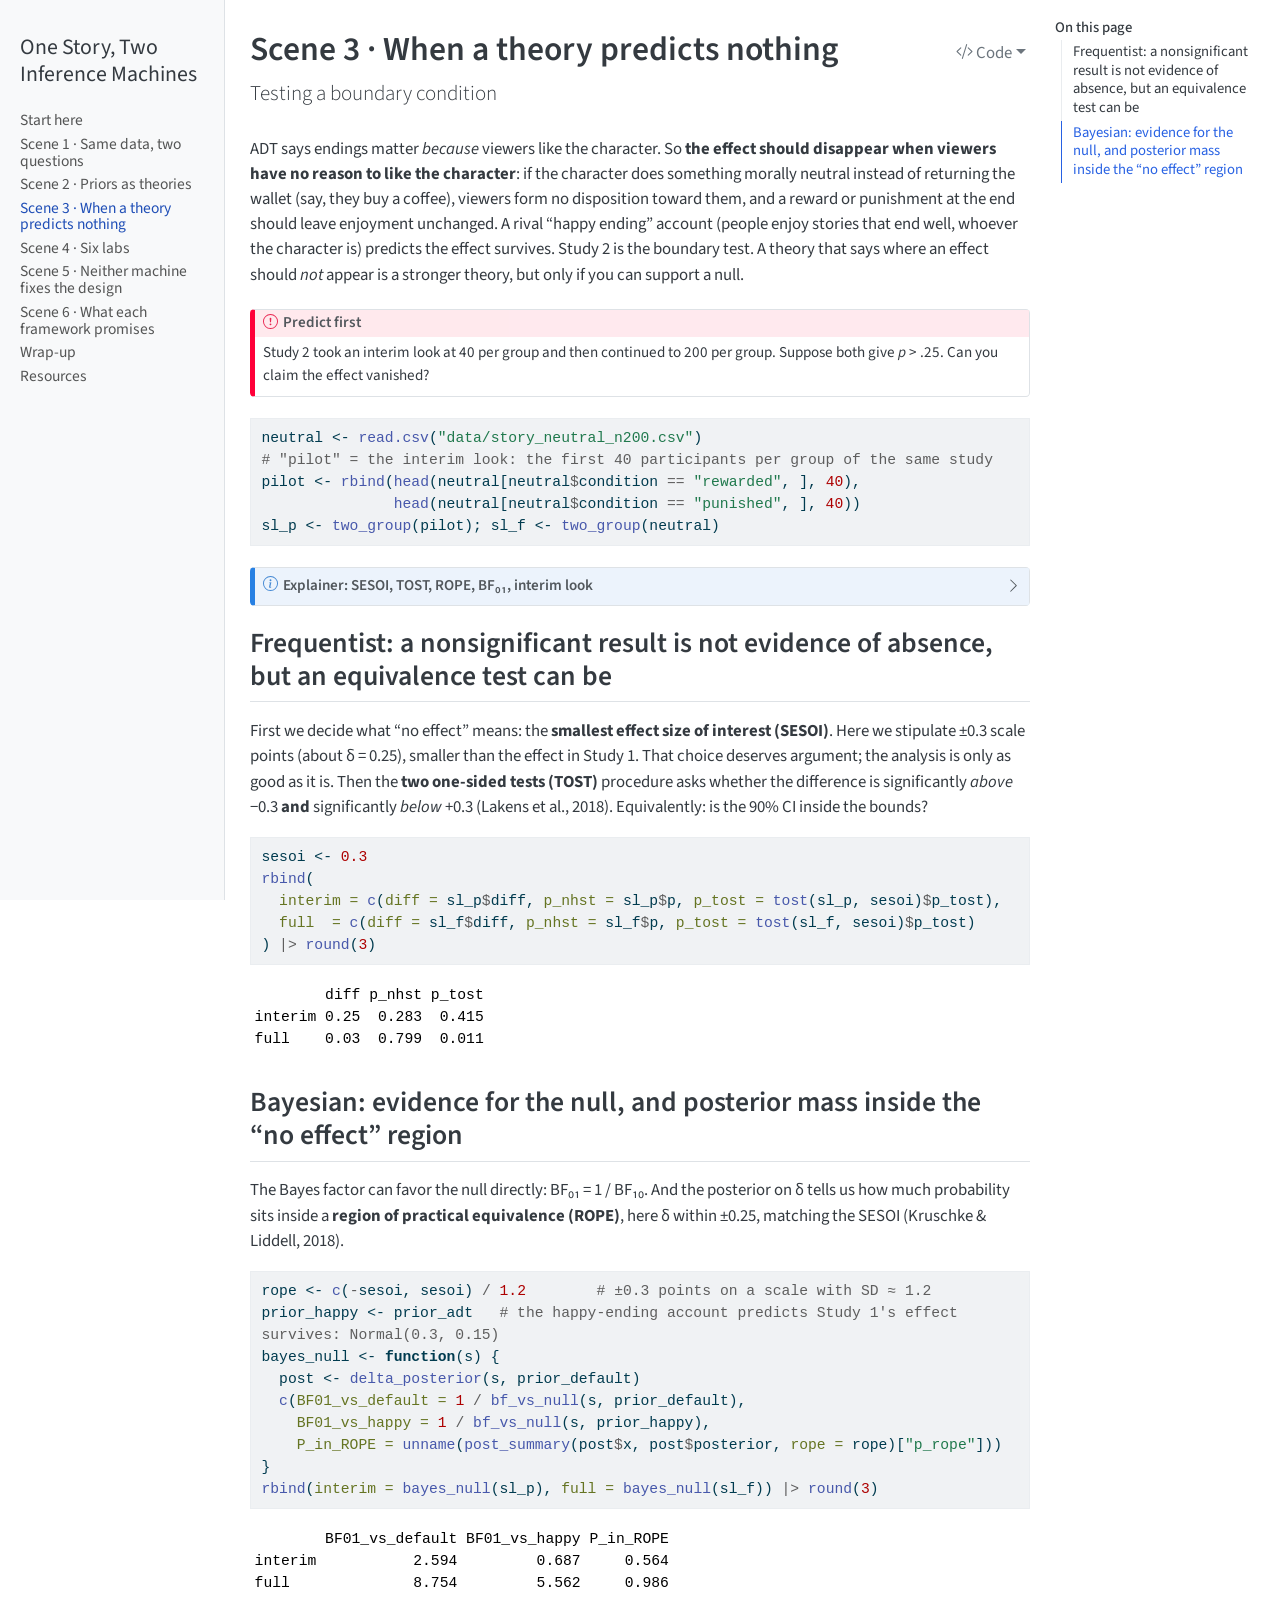
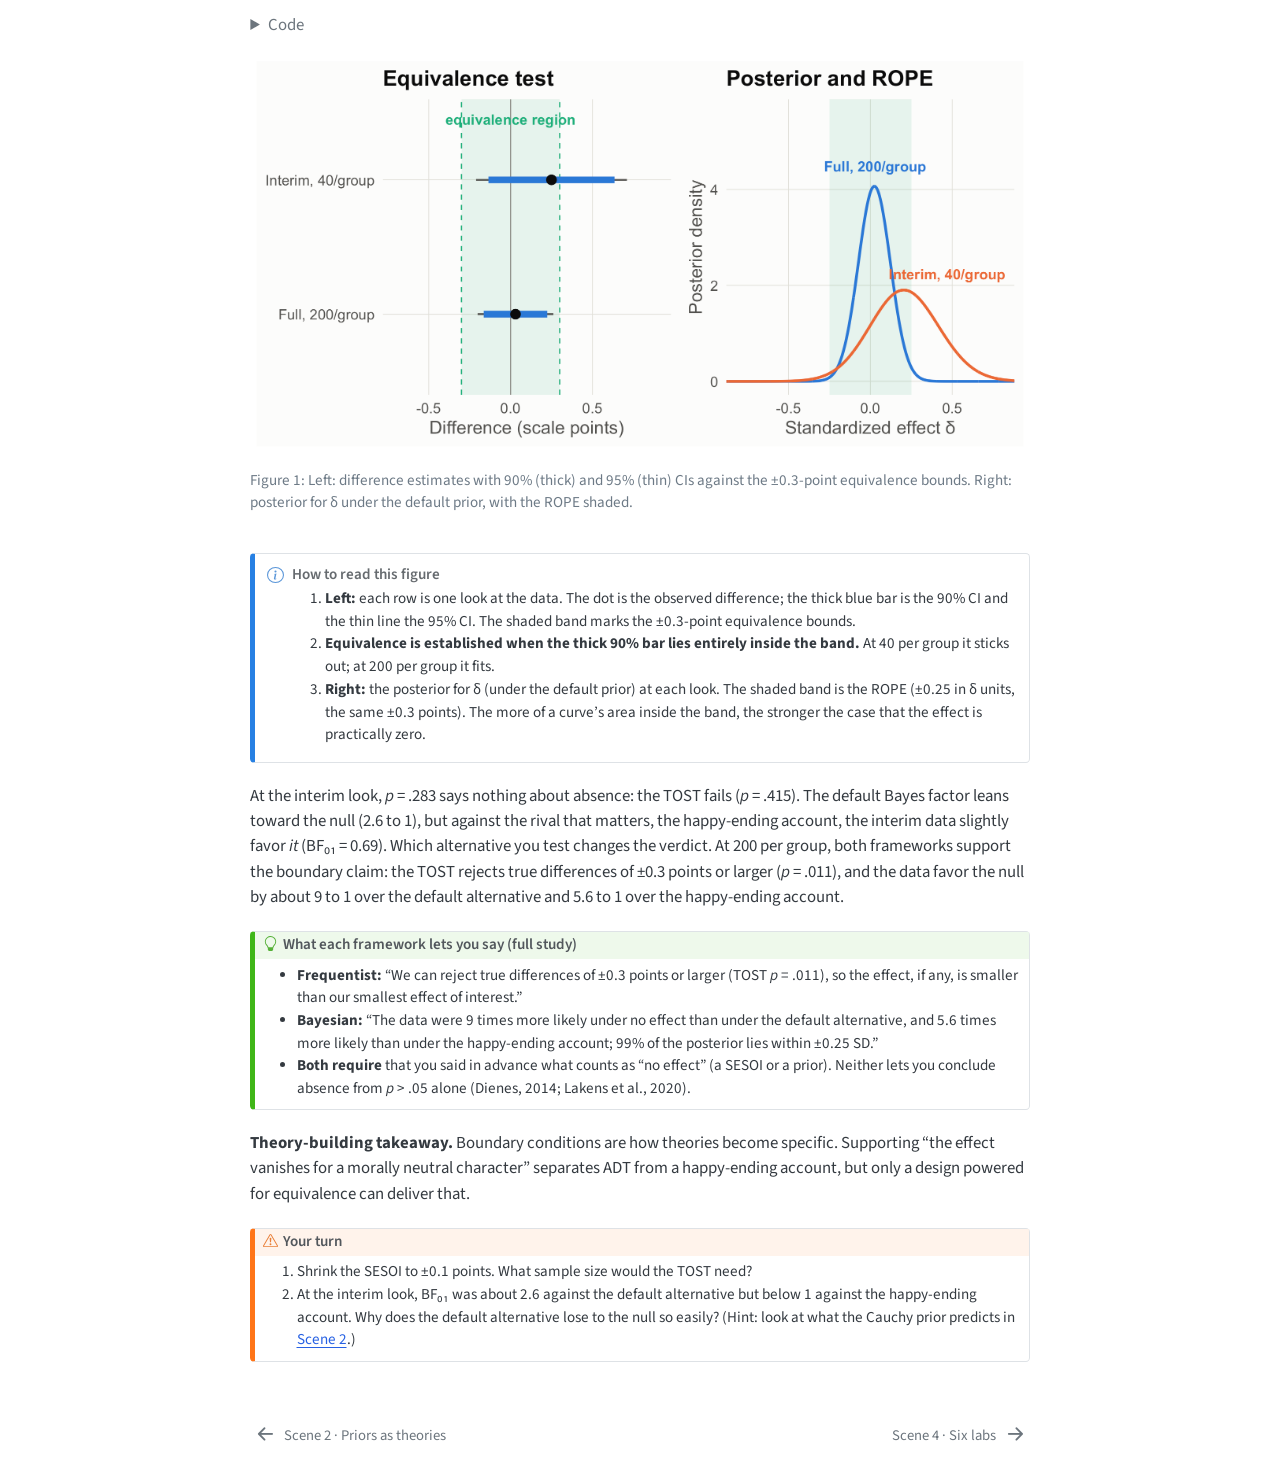
<file: docs/scene-3.html>
<!DOCTYPE html>
<html xmlns="http://www.w3.org/1999/xhtml" lang="en" xml:lang="en"><head>

<meta charset="utf-8">
<meta name="generator" content="quarto-1.6.40">

<meta name="viewport" content="width=device-width, initial-scale=1.0, user-scalable=yes">


<title>Scene 3 · When a theory predicts nothing – One Story, Two Inference Machines</title>
<style>
code{white-space: pre-wrap;}
span.smallcaps{font-variant: small-caps;}
div.columns{display: flex; gap: min(4vw, 1.5em);}
div.column{flex: auto; overflow-x: auto;}
div.hanging-indent{margin-left: 1.5em; text-indent: -1.5em;}
ul.task-list{list-style: none;}
ul.task-list li input[type="checkbox"] {
  width: 0.8em;
  margin: 0 0.8em 0.2em -1em; /* quarto-specific, see https://github.com/quarto-dev/quarto-cli/issues/4556 */ 
  vertical-align: middle;
}
/* CSS for syntax highlighting */
pre > code.sourceCode { white-space: pre; position: relative; }
pre > code.sourceCode > span { line-height: 1.25; }
pre > code.sourceCode > span:empty { height: 1.2em; }
.sourceCode { overflow: visible; }
code.sourceCode > span { color: inherit; text-decoration: inherit; }
div.sourceCode { margin: 1em 0; }
pre.sourceCode { margin: 0; }
@media screen {
div.sourceCode { overflow: auto; }
}
@media print {
pre > code.sourceCode { white-space: pre-wrap; }
pre > code.sourceCode > span { display: inline-block; text-indent: -5em; padding-left: 5em; }
}
pre.numberSource code
  { counter-reset: source-line 0; }
pre.numberSource code > span
  { position: relative; left: -4em; counter-increment: source-line; }
pre.numberSource code > span > a:first-child::before
  { content: counter(source-line);
    position: relative; left: -1em; text-align: right; vertical-align: baseline;
    border: none; display: inline-block;
    -webkit-touch-callout: none; -webkit-user-select: none;
    -khtml-user-select: none; -moz-user-select: none;
    -ms-user-select: none; user-select: none;
    padding: 0 4px; width: 4em;
  }
pre.numberSource { margin-left: 3em;  padding-left: 4px; }
div.sourceCode
  {   }
@media screen {
pre > code.sourceCode > span > a:first-child::before { text-decoration: underline; }
}
</style>


<script src="site_libs/quarto-nav/quarto-nav.js"></script>
<script src="site_libs/quarto-nav/headroom.min.js"></script>
<link href="./scene-4.html" rel="next">
<link href="./scene-2.html" rel="prev">
<script src="site_libs/clipboard/clipboard.min.js"></script>
<script src="site_libs/quarto-html/quarto.js"></script>
<script src="site_libs/quarto-html/popper.min.js"></script>
<script src="site_libs/quarto-html/tippy.umd.min.js"></script>
<script src="site_libs/quarto-html/anchor.min.js"></script>
<link href="site_libs/quarto-html/tippy.css" rel="stylesheet">
<link href="site_libs/quarto-html/quarto-syntax-highlighting-549806ee2085284f45b00abea8c6df48.css" rel="stylesheet" id="quarto-text-highlighting-styles">
<script src="site_libs/bootstrap/bootstrap.min.js"></script>
<link href="site_libs/bootstrap/bootstrap-icons.css" rel="stylesheet">
<link href="site_libs/bootstrap/bootstrap-f131de9aa1b8104d26dcf3e9d08923a9.min.css" rel="stylesheet" append-hash="true" id="quarto-bootstrap" data-mode="light">
<script id="quarto-search-options" type="application/json">{
  "language": {
    "search-no-results-text": "No results",
    "search-matching-documents-text": "matching documents",
    "search-copy-link-title": "Copy link to search",
    "search-hide-matches-text": "Hide additional matches",
    "search-more-match-text": "more match in this document",
    "search-more-matches-text": "more matches in this document",
    "search-clear-button-title": "Clear",
    "search-text-placeholder": "",
    "search-detached-cancel-button-title": "Cancel",
    "search-submit-button-title": "Submit",
    "search-label": "Search"
  }
}</script>


</head>

<body class="nav-sidebar docked">

<div id="quarto-search-results"></div>
  <header id="quarto-header" class="headroom fixed-top">
  <nav class="quarto-secondary-nav">
    <div class="container-fluid d-flex">
      <button type="button" class="quarto-btn-toggle btn" data-bs-toggle="collapse" role="button" data-bs-target=".quarto-sidebar-collapse-item" aria-controls="quarto-sidebar" aria-expanded="false" aria-label="Toggle sidebar navigation" onclick="if (window.quartoToggleHeadroom) { window.quartoToggleHeadroom(); }">
        <i class="bi bi-layout-text-sidebar-reverse"></i>
      </button>
        <nav class="quarto-page-breadcrumbs" aria-label="breadcrumb"><ol class="breadcrumb"><li class="breadcrumb-item"><a href="./scene-3.html">Scene 3 · When a theory predicts nothing</a></li></ol></nav>
        <a class="flex-grow-1" role="navigation" data-bs-toggle="collapse" data-bs-target=".quarto-sidebar-collapse-item" aria-controls="quarto-sidebar" aria-expanded="false" aria-label="Toggle sidebar navigation" onclick="if (window.quartoToggleHeadroom) { window.quartoToggleHeadroom(); }">      
        </a>
    </div>
  </nav>
</header>
<!-- content -->
<div id="quarto-content" class="quarto-container page-columns page-rows-contents page-layout-article">
<!-- sidebar -->
  <nav id="quarto-sidebar" class="sidebar collapse collapse-horizontal quarto-sidebar-collapse-item sidebar-navigation docked overflow-auto">
    <div class="pt-lg-2 mt-2 text-left sidebar-header">
    <div class="sidebar-title mb-0 py-0">
      <a href="./">One Story, Two Inference Machines</a> 
    </div>
      </div>
    <div class="sidebar-menu-container"> 
    <ul class="list-unstyled mt-1">
        <li class="sidebar-item">
  <div class="sidebar-item-container"> 
  <a href="./index.html" class="sidebar-item-text sidebar-link">
 <span class="menu-text">Start here</span></a>
  </div>
</li>
        <li class="sidebar-item">
  <div class="sidebar-item-container"> 
  <a href="./scene-1.html" class="sidebar-item-text sidebar-link">
 <span class="menu-text">Scene 1 · Same data, two questions</span></a>
  </div>
</li>
        <li class="sidebar-item">
  <div class="sidebar-item-container"> 
  <a href="./scene-2.html" class="sidebar-item-text sidebar-link">
 <span class="menu-text">Scene 2 · Priors as theories</span></a>
  </div>
</li>
        <li class="sidebar-item">
  <div class="sidebar-item-container"> 
  <a href="./scene-3.html" class="sidebar-item-text sidebar-link active">
 <span class="menu-text">Scene 3 · When a theory predicts nothing</span></a>
  </div>
</li>
        <li class="sidebar-item">
  <div class="sidebar-item-container"> 
  <a href="./scene-4.html" class="sidebar-item-text sidebar-link">
 <span class="menu-text">Scene 4 · Six labs</span></a>
  </div>
</li>
        <li class="sidebar-item">
  <div class="sidebar-item-container"> 
  <a href="./scene-5.html" class="sidebar-item-text sidebar-link">
 <span class="menu-text">Scene 5 · Neither machine fixes the design</span></a>
  </div>
</li>
        <li class="sidebar-item">
  <div class="sidebar-item-container"> 
  <a href="./scene-6.html" class="sidebar-item-text sidebar-link">
 <span class="menu-text">Scene 6 · What each framework promises</span></a>
  </div>
</li>
        <li class="sidebar-item">
  <div class="sidebar-item-container"> 
  <a href="./wrap-up.html" class="sidebar-item-text sidebar-link">
 <span class="menu-text">Wrap-up</span></a>
  </div>
</li>
        <li class="sidebar-item">
  <div class="sidebar-item-container"> 
  <a href="./resources.html" class="sidebar-item-text sidebar-link">
 <span class="menu-text">Resources</span></a>
  </div>
</li>
    </ul>
    </div>
</nav>
<div id="quarto-sidebar-glass" class="quarto-sidebar-collapse-item" data-bs-toggle="collapse" data-bs-target=".quarto-sidebar-collapse-item"></div>
<!-- margin-sidebar -->
    <div id="quarto-margin-sidebar" class="sidebar margin-sidebar">
        <nav id="TOC" role="doc-toc" class="toc-active">
    <h2 id="toc-title">On this page</h2>
   
  <ul class="collapse">
  <li><a href="#frequentist-a-nonsignificant-result-is-not-evidence-of-absence-but-an-equivalence-test-can-be" id="toc-frequentist-a-nonsignificant-result-is-not-evidence-of-absence-but-an-equivalence-test-can-be" class="nav-link active" data-scroll-target="#frequentist-a-nonsignificant-result-is-not-evidence-of-absence-but-an-equivalence-test-can-be">Frequentist: a nonsignificant result is not evidence of absence, but an equivalence test can be</a></li>
  <li><a href="#bayesian-evidence-for-the-null-and-posterior-mass-inside-the-no-effect-region" id="toc-bayesian-evidence-for-the-null-and-posterior-mass-inside-the-no-effect-region" class="nav-link" data-scroll-target="#bayesian-evidence-for-the-null-and-posterior-mass-inside-the-no-effect-region">Bayesian: evidence for the null, and posterior mass inside the “no effect” region</a></li>
  </ul>
</nav>
    </div>
<!-- main -->
<main class="content" id="quarto-document-content">

<header id="title-block-header" class="quarto-title-block default">
<div class="quarto-title">
<div class="quarto-title-block"><div><h1 class="title">Scene 3 · When a theory predicts nothing</h1><button type="button" class="btn code-tools-button dropdown-toggle" id="quarto-code-tools-menu" data-bs-toggle="dropdown" aria-expanded="false"><i class="bi"></i> Code</button><ul class="dropdown-menu dropdown-menu-end" aria-labelelledby="quarto-code-tools-menu"><li><a id="quarto-show-all-code" class="dropdown-item" href="javascript:void(0)" role="button">Show All Code</a></li><li><a id="quarto-hide-all-code" class="dropdown-item" href="javascript:void(0)" role="button">Hide All Code</a></li><li><hr class="dropdown-divider"></li><li><a id="quarto-view-source" class="dropdown-item" href="javascript:void(0)" role="button">View Source</a></li></ul></div></div>
<p class="subtitle lead">Testing a boundary condition</p>
</div>



<div class="quarto-title-meta">

    
  
    
  </div>
  


</header>


<p>ADT says endings matter <em>because</em> viewers like the character. So <strong>the effect should disappear when viewers have no reason to like the character</strong>: if the character does something morally neutral instead of returning the wallet (say, they buy a coffee), viewers form no disposition toward them, and a reward or punishment at the end should leave enjoyment unchanged. A rival “happy ending” account (people enjoy stories that end well, whoever the character is) predicts the effect survives. Study 2 is the boundary test. A theory that says where an effect should <em>not</em> appear is a stronger theory, but only if you can support a null.</p>
<div class="callout callout-style-default callout-important callout-titled" title="Predict first">
<div class="callout-header d-flex align-content-center">
<div class="callout-icon-container">
<i class="callout-icon"></i>
</div>
<div class="callout-title-container flex-fill">
Predict first
</div>
</div>
<div class="callout-body-container callout-body">
<p>Study 2 took an interim look at 40 per group and then continued to 200 per group. Suppose both give <em>p</em> &gt; .25. Can you claim the effect vanished?</p>
</div>
</div>
<div class="cell" data-layout-align="center">
<div class="sourceCode cell-code" id="cb1"><pre class="sourceCode r code-with-copy"><code class="sourceCode r"><span id="cb1-1"><a href="#cb1-1" aria-hidden="true" tabindex="-1"></a>neutral <span class="ot">&lt;-</span> <span class="fu">read.csv</span>(<span class="st">"data/story_neutral_n200.csv"</span>)</span>
<span id="cb1-2"><a href="#cb1-2" aria-hidden="true" tabindex="-1"></a><span class="co"># "pilot" = the interim look: the first 40 participants per group of the same study</span></span>
<span id="cb1-3"><a href="#cb1-3" aria-hidden="true" tabindex="-1"></a>pilot <span class="ot">&lt;-</span> <span class="fu">rbind</span>(<span class="fu">head</span>(neutral[neutral<span class="sc">$</span>condition <span class="sc">==</span> <span class="st">"rewarded"</span>, ], <span class="dv">40</span>),</span>
<span id="cb1-4"><a href="#cb1-4" aria-hidden="true" tabindex="-1"></a>               <span class="fu">head</span>(neutral[neutral<span class="sc">$</span>condition <span class="sc">==</span> <span class="st">"punished"</span>, ], <span class="dv">40</span>))</span>
<span id="cb1-5"><a href="#cb1-5" aria-hidden="true" tabindex="-1"></a>sl_p <span class="ot">&lt;-</span> <span class="fu">two_group</span>(pilot); sl_f <span class="ot">&lt;-</span> <span class="fu">two_group</span>(neutral)</span></code><button title="Copy to Clipboard" class="code-copy-button"><i class="bi"></i></button></pre></div>
</div>
<div class="callout callout-style-default callout-note callout-titled" title="Explainer: SESOI, TOST, ROPE, BF₀₁, interim look">
<div class="callout-header d-flex align-content-center" data-bs-toggle="collapse" data-bs-target=".callout-2-contents" aria-controls="callout-2" aria-expanded="false" aria-label="Toggle callout">
<div class="callout-icon-container">
<i class="callout-icon"></i>
</div>
<div class="callout-title-container flex-fill">
Explainer: SESOI, TOST, ROPE, BF₀₁, interim look
</div>
<div class="callout-btn-toggle d-inline-block border-0 py-1 ps-1 pe-0 float-end"><i class="callout-toggle"></i></div>
</div>
<div id="callout-2" class="callout-2-contents callout-collapse collapse">
<div class="callout-body-container callout-body">
<ul>
<li><strong>SESOI (smallest effect size of interest):</strong> the smallest effect that would matter for your theory or for practice. Anything smaller counts as “no effect” for your purposes. Choosing it is a substantive decision to justify and preregister (Lakens et al., 2018).</li>
<li><strong>TOST (two one-sided tests):</strong> tests whether the true difference is above −SESOI <em>and</em> below +SESOI. If both tests reject, the effect is statistically equivalent to zero within your bounds. With α = .05 for each test, this is the same as checking whether the 90% CI falls inside the bounds.</li>
<li><strong>ROPE (region of practical equivalence):</strong> the Bayesian counterpart, a range of δ values treated as practically zero. The quantity reported is the share of the posterior inside it (Kruschke &amp; Liddell, 2018).</li>
<li><strong>BF₀₁:</strong> the Bayes factor with the null on top. BF₀₁ = 8 means the data were eight times more likely under “no effect” than under the alternative.</li>
<li><strong>Interim look:</strong> analyzing data partway through collection. Here it is the first 40 participants per group of the same 200-per-group study.</li>
</ul>
</div>
</div>
</div>
<section id="frequentist-a-nonsignificant-result-is-not-evidence-of-absence-but-an-equivalence-test-can-be" class="level2">
<h2 class="anchored" data-anchor-id="frequentist-a-nonsignificant-result-is-not-evidence-of-absence-but-an-equivalence-test-can-be">Frequentist: a nonsignificant result is not evidence of absence, but an equivalence test can be</h2>
<p>First we decide what “no effect” means: the <strong>smallest effect size of interest (SESOI)</strong>. Here we stipulate ±0.3 scale points (about δ = 0.25), smaller than the effect in Study 1. That choice deserves argument; the analysis is only as good as it is. Then the <strong>two one-sided tests (TOST)</strong> procedure asks whether the difference is significantly <em>above</em> −0.3 <strong>and</strong> significantly <em>below</em> +0.3 (Lakens et al., 2018). Equivalently: is the 90% CI inside the bounds?</p>
<div class="cell" data-layout-align="center">
<div class="sourceCode cell-code" id="cb2"><pre class="sourceCode r code-with-copy"><code class="sourceCode r"><span id="cb2-1"><a href="#cb2-1" aria-hidden="true" tabindex="-1"></a>sesoi <span class="ot">&lt;-</span> <span class="fl">0.3</span></span>
<span id="cb2-2"><a href="#cb2-2" aria-hidden="true" tabindex="-1"></a><span class="fu">rbind</span>(</span>
<span id="cb2-3"><a href="#cb2-3" aria-hidden="true" tabindex="-1"></a>  <span class="at">interim =</span> <span class="fu">c</span>(<span class="at">diff =</span> sl_p<span class="sc">$</span>diff, <span class="at">p_nhst =</span> sl_p<span class="sc">$</span>p, <span class="at">p_tost =</span> <span class="fu">tost</span>(sl_p, sesoi)<span class="sc">$</span>p_tost),</span>
<span id="cb2-4"><a href="#cb2-4" aria-hidden="true" tabindex="-1"></a>  <span class="at">full  =</span> <span class="fu">c</span>(<span class="at">diff =</span> sl_f<span class="sc">$</span>diff, <span class="at">p_nhst =</span> sl_f<span class="sc">$</span>p, <span class="at">p_tost =</span> <span class="fu">tost</span>(sl_f, sesoi)<span class="sc">$</span>p_tost)</span>
<span id="cb2-5"><a href="#cb2-5" aria-hidden="true" tabindex="-1"></a>) <span class="sc">|&gt;</span> <span class="fu">round</span>(<span class="dv">3</span>)</span></code><button title="Copy to Clipboard" class="code-copy-button"><i class="bi"></i></button></pre></div>
<div class="cell-output cell-output-stdout">
<pre><code>        diff p_nhst p_tost
interim 0.25  0.283  0.415
full    0.03  0.799  0.011</code></pre>
</div>
</div>
</section>
<section id="bayesian-evidence-for-the-null-and-posterior-mass-inside-the-no-effect-region" class="level2">
<h2 class="anchored" data-anchor-id="bayesian-evidence-for-the-null-and-posterior-mass-inside-the-no-effect-region">Bayesian: evidence for the null, and posterior mass inside the “no effect” region</h2>
<p>The Bayes factor can favor the null directly: BF₀₁ = 1 / BF₁₀. And the posterior on δ tells us how much probability sits inside a <strong>region of practical equivalence (ROPE)</strong>, here δ within ±0.25, matching the SESOI (Kruschke &amp; Liddell, 2018).</p>
<div class="cell" data-layout-align="center">
<div class="sourceCode cell-code" id="cb4"><pre class="sourceCode r code-with-copy"><code class="sourceCode r"><span id="cb4-1"><a href="#cb4-1" aria-hidden="true" tabindex="-1"></a>rope <span class="ot">&lt;-</span> <span class="fu">c</span>(<span class="sc">-</span>sesoi, sesoi) <span class="sc">/</span> <span class="fl">1.2</span>        <span class="co"># ±0.3 points on a scale with SD ≈ 1.2</span></span>
<span id="cb4-2"><a href="#cb4-2" aria-hidden="true" tabindex="-1"></a>prior_happy <span class="ot">&lt;-</span> prior_adt   <span class="co"># the happy-ending account predicts Study 1's effect survives: Normal(0.3, 0.15)</span></span>
<span id="cb4-3"><a href="#cb4-3" aria-hidden="true" tabindex="-1"></a>bayes_null <span class="ot">&lt;-</span> <span class="cf">function</span>(s) {</span>
<span id="cb4-4"><a href="#cb4-4" aria-hidden="true" tabindex="-1"></a>  post <span class="ot">&lt;-</span> <span class="fu">delta_posterior</span>(s, prior_default)</span>
<span id="cb4-5"><a href="#cb4-5" aria-hidden="true" tabindex="-1"></a>  <span class="fu">c</span>(<span class="at">BF01_vs_default =</span> <span class="dv">1</span> <span class="sc">/</span> <span class="fu">bf_vs_null</span>(s, prior_default),</span>
<span id="cb4-6"><a href="#cb4-6" aria-hidden="true" tabindex="-1"></a>    <span class="at">BF01_vs_happy =</span> <span class="dv">1</span> <span class="sc">/</span> <span class="fu">bf_vs_null</span>(s, prior_happy),</span>
<span id="cb4-7"><a href="#cb4-7" aria-hidden="true" tabindex="-1"></a>    <span class="at">P_in_ROPE =</span> <span class="fu">unname</span>(<span class="fu">post_summary</span>(post<span class="sc">$</span>x, post<span class="sc">$</span>posterior, <span class="at">rope =</span> rope)[<span class="st">"p_rope"</span>]))</span>
<span id="cb4-8"><a href="#cb4-8" aria-hidden="true" tabindex="-1"></a>}</span>
<span id="cb4-9"><a href="#cb4-9" aria-hidden="true" tabindex="-1"></a><span class="fu">rbind</span>(<span class="at">interim =</span> <span class="fu">bayes_null</span>(sl_p), <span class="at">full =</span> <span class="fu">bayes_null</span>(sl_f)) <span class="sc">|&gt;</span> <span class="fu">round</span>(<span class="dv">3</span>)</span></code><button title="Copy to Clipboard" class="code-copy-button"><i class="bi"></i></button></pre></div>
<div class="cell-output cell-output-stdout">
<pre><code>        BF01_vs_default BF01_vs_happy P_in_ROPE
interim           2.594         0.687     0.564
full              8.754         5.562     0.986</code></pre>
</div>
</div>
<div class="cell" data-layout-align="center">
<details class="code-fold">
<summary>Code</summary>
<div class="sourceCode cell-code" id="cb6"><pre class="sourceCode r code-with-copy"><code class="sourceCode r"><span id="cb6-1"><a href="#cb6-1" aria-hidden="true" tabindex="-1"></a>ci_rows <span class="ot">&lt;-</span> <span class="fu">rbind</span>(</span>
<span id="cb6-2"><a href="#cb6-2" aria-hidden="true" tabindex="-1"></a>  <span class="fu">data.frame</span>(<span class="at">study =</span> <span class="st">"Interim, 40/group"</span>, <span class="at">est =</span> sl_p<span class="sc">$</span>diff, <span class="at">lo90 =</span> <span class="fu">tost</span>(sl_p, sesoi)<span class="sc">$</span>ci90[<span class="dv">1</span>], <span class="at">hi90 =</span> <span class="fu">tost</span>(sl_p, sesoi)<span class="sc">$</span>ci90[<span class="dv">2</span>], <span class="at">lo95 =</span> sl_p<span class="sc">$</span>ci[<span class="dv">1</span>], <span class="at">hi95 =</span> sl_p<span class="sc">$</span>ci[<span class="dv">2</span>]),</span>
<span id="cb6-3"><a href="#cb6-3" aria-hidden="true" tabindex="-1"></a>  <span class="fu">data.frame</span>(<span class="at">study =</span> <span class="st">"Full, 200/group"</span>, <span class="at">est =</span> sl_f<span class="sc">$</span>diff, <span class="at">lo90 =</span> <span class="fu">tost</span>(sl_f, sesoi)<span class="sc">$</span>ci90[<span class="dv">1</span>], <span class="at">hi90 =</span> <span class="fu">tost</span>(sl_f, sesoi)<span class="sc">$</span>ci90[<span class="dv">2</span>], <span class="at">lo95 =</span> sl_f<span class="sc">$</span>ci[<span class="dv">1</span>], <span class="at">hi95 =</span> sl_f<span class="sc">$</span>ci[<span class="dv">2</span>]))</span>
<span id="cb6-4"><a href="#cb6-4" aria-hidden="true" tabindex="-1"></a>ci_rows<span class="sc">$</span>study <span class="ot">&lt;-</span> <span class="fu">factor</span>(ci_rows<span class="sc">$</span>study, <span class="at">levels =</span> <span class="fu">rev</span>(ci_rows<span class="sc">$</span>study))</span>
<span id="cb6-5"><a href="#cb6-5" aria-hidden="true" tabindex="-1"></a>pL <span class="ot">&lt;-</span> <span class="fu">ggplot</span>(ci_rows, <span class="fu">aes</span>(<span class="at">y =</span> study)) <span class="sc">+</span></span>
<span id="cb6-6"><a href="#cb6-6" aria-hidden="true" tabindex="-1"></a>  <span class="fu">annotate</span>(<span class="st">"rect"</span>, <span class="at">xmin =</span> <span class="sc">-</span>sesoi, <span class="at">xmax =</span> sesoi, <span class="at">ymin =</span> <span class="sc">-</span><span class="cn">Inf</span>, <span class="at">ymax =</span> <span class="cn">Inf</span>, <span class="at">fill =</span> pal[[<span class="st">"aqua"</span>]], <span class="at">alpha =</span> <span class="fl">0.12</span>) <span class="sc">+</span></span>
<span id="cb6-7"><a href="#cb6-7" aria-hidden="true" tabindex="-1"></a>  <span class="fu">geom_vline</span>(<span class="at">xintercept =</span> <span class="fu">c</span>(<span class="sc">-</span>sesoi, sesoi), <span class="at">linetype =</span> <span class="st">"dashed"</span>, <span class="at">color =</span> pal[[<span class="st">"aqua"</span>]]) <span class="sc">+</span></span>
<span id="cb6-8"><a href="#cb6-8" aria-hidden="true" tabindex="-1"></a>  <span class="fu">geom_vline</span>(<span class="at">xintercept =</span> <span class="dv">0</span>, <span class="at">color =</span> pal[[<span class="st">"gray"</span>]], <span class="at">linewidth =</span> <span class="fl">0.4</span>) <span class="sc">+</span></span>
<span id="cb6-9"><a href="#cb6-9" aria-hidden="true" tabindex="-1"></a>  <span class="fu">geom_errorbarh</span>(<span class="fu">aes</span>(<span class="at">xmin =</span> lo95, <span class="at">xmax =</span> hi95), <span class="at">height =</span> <span class="dv">0</span>, <span class="at">linewidth =</span> <span class="fl">0.7</span>, <span class="at">color =</span> pal[[<span class="st">"ink2"</span>]]) <span class="sc">+</span></span>
<span id="cb6-10"><a href="#cb6-10" aria-hidden="true" tabindex="-1"></a>  <span class="fu">geom_errorbarh</span>(<span class="fu">aes</span>(<span class="at">xmin =</span> lo90, <span class="at">xmax =</span> hi90), <span class="at">height =</span> <span class="dv">0</span>, <span class="at">linewidth =</span> <span class="fl">2.6</span>, <span class="at">color =</span> pal[[<span class="st">"blue"</span>]]) <span class="sc">+</span></span>
<span id="cb6-11"><a href="#cb6-11" aria-hidden="true" tabindex="-1"></a>  <span class="fu">geom_point</span>(<span class="fu">aes</span>(<span class="at">x =</span> est), <span class="at">size =</span> <span class="fl">3.5</span>, <span class="at">color =</span> pal[[<span class="st">"ink"</span>]]) <span class="sc">+</span></span>
<span id="cb6-12"><a href="#cb6-12" aria-hidden="true" tabindex="-1"></a>  <span class="fu">annotate</span>(<span class="st">"text"</span>, <span class="at">x =</span> <span class="dv">0</span>, <span class="at">y =</span> <span class="fl">2.45</span>, <span class="at">label =</span> <span class="st">"equivalence region"</span>, <span class="at">color =</span> pal[[<span class="st">"aqua"</span>]], <span class="at">size =</span> <span class="fl">4.2</span>, <span class="at">fontface =</span> <span class="st">"bold"</span>) <span class="sc">+</span></span>
<span id="cb6-13"><a href="#cb6-13" aria-hidden="true" tabindex="-1"></a>  <span class="fu">labs</span>(<span class="at">x =</span> <span class="st">"Difference (scale points)"</span>, <span class="at">y =</span> <span class="cn">NULL</span>, <span class="at">title =</span> <span class="st">"Equivalence test"</span>) <span class="sc">+</span></span>
<span id="cb6-14"><a href="#cb6-14" aria-hidden="true" tabindex="-1"></a>  <span class="fu">coord_cartesian</span>(<span class="at">xlim =</span> <span class="fu">c</span>(<span class="sc">-</span><span class="fl">0.7</span>, <span class="fl">0.9</span>)) <span class="sc">+</span> <span class="fu">theme_demo</span>()</span>
<span id="cb6-15"><a href="#cb6-15" aria-hidden="true" tabindex="-1"></a>posts <span class="ot">&lt;-</span> <span class="fu">rbind</span>(<span class="fu">data.frame</span>(<span class="fu">delta_posterior</span>(sl_p, prior_default)[, <span class="fu">c</span>(<span class="st">"x"</span>, <span class="st">"posterior"</span>)], <span class="at">study =</span> <span class="st">"Interim, 40/group"</span>),</span>
<span id="cb6-16"><a href="#cb6-16" aria-hidden="true" tabindex="-1"></a>               <span class="fu">data.frame</span>(<span class="fu">delta_posterior</span>(sl_f, prior_default)[, <span class="fu">c</span>(<span class="st">"x"</span>, <span class="st">"posterior"</span>)], <span class="at">study =</span> <span class="st">"Full, 200/group"</span>))</span>
<span id="cb6-17"><a href="#cb6-17" aria-hidden="true" tabindex="-1"></a>pl <span class="ot">&lt;-</span> <span class="fu">data.frame</span>(<span class="at">x =</span> <span class="fu">c</span>(<span class="fl">0.47</span>, <span class="fl">0.03</span>), <span class="at">posterior =</span> <span class="fu">c</span>(<span class="fl">2.0</span>, <span class="fl">4.25</span>), <span class="at">study =</span> <span class="fu">c</span>(<span class="st">"Interim, 40/group"</span>, <span class="st">"Full, 200/group"</span>))</span>
<span id="cb6-18"><a href="#cb6-18" aria-hidden="true" tabindex="-1"></a>pR <span class="ot">&lt;-</span> <span class="fu">ggplot</span>(posts, <span class="fu">aes</span>(x, posterior, <span class="at">color =</span> study)) <span class="sc">+</span></span>
<span id="cb6-19"><a href="#cb6-19" aria-hidden="true" tabindex="-1"></a>  <span class="fu">annotate</span>(<span class="st">"rect"</span>, <span class="at">xmin =</span> rope[<span class="dv">1</span>], <span class="at">xmax =</span> rope[<span class="dv">2</span>], <span class="at">ymin =</span> <span class="sc">-</span><span class="cn">Inf</span>, <span class="at">ymax =</span> <span class="cn">Inf</span>, <span class="at">fill =</span> pal[[<span class="st">"aqua"</span>]], <span class="at">alpha =</span> <span class="fl">0.12</span>) <span class="sc">+</span></span>
<span id="cb6-20"><a href="#cb6-20" aria-hidden="true" tabindex="-1"></a>  <span class="fu">geom_line</span>(<span class="at">linewidth =</span> <span class="fl">1.1</span>) <span class="sc">+</span></span>
<span id="cb6-21"><a href="#cb6-21" aria-hidden="true" tabindex="-1"></a>  <span class="fu">geom_text</span>(<span class="at">data =</span> pl, <span class="fu">aes</span>(<span class="at">label =</span> study), <span class="at">vjust =</span> <span class="sc">-</span><span class="fl">0.6</span>, <span class="at">size =</span> <span class="fl">4.2</span>, <span class="at">fontface =</span> <span class="st">"bold"</span>) <span class="sc">+</span></span>
<span id="cb6-22"><a href="#cb6-22" aria-hidden="true" tabindex="-1"></a>  <span class="fu">scale_color_manual</span>(<span class="at">values =</span> <span class="fu">c</span>(<span class="st">"Interim, 40/group"</span> <span class="ot">=</span> pal[[<span class="st">"orange"</span>]], <span class="st">"Full, 200/group"</span> <span class="ot">=</span> pal[[<span class="st">"blue"</span>]])) <span class="sc">+</span></span>
<span id="cb6-23"><a href="#cb6-23" aria-hidden="true" tabindex="-1"></a>  <span class="fu">coord_cartesian</span>(<span class="at">xlim =</span> <span class="fu">c</span>(<span class="sc">-</span><span class="fl">0.8</span>, <span class="fl">0.8</span>), <span class="at">ylim =</span> <span class="fu">c</span>(<span class="dv">0</span>, <span class="fl">5.6</span>)) <span class="sc">+</span></span>
<span id="cb6-24"><a href="#cb6-24" aria-hidden="true" tabindex="-1"></a>  <span class="fu">labs</span>(<span class="at">x =</span> <span class="st">"Standardized effect δ"</span>, <span class="at">y =</span> <span class="st">"Posterior density"</span>, <span class="at">title =</span> <span class="st">"Posterior and ROPE"</span>) <span class="sc">+</span></span>
<span id="cb6-25"><a href="#cb6-25" aria-hidden="true" tabindex="-1"></a>  <span class="fu">theme_demo</span>()</span>
<span id="cb6-26"><a href="#cb6-26" aria-hidden="true" tabindex="-1"></a>pL <span class="sc">+</span> pR</span></code><button title="Copy to Clipboard" class="code-copy-button"><i class="bi"></i></button></pre></div>
</details>
<div class="cell-output-display">
<div id="fig-null" class="quarto-float quarto-figure quarto-figure-center anchored" data-fig-align="center">
<figure class="quarto-float quarto-float-fig figure">
<div aria-describedby="fig-null-caption-0ceaefa1-69ba-4598-a22c-09a6ac19f8ca">
<img src="scene-3_files/figure-html/fig-null-1.png" class="img-fluid quarto-figure quarto-figure-center figure-img" width="990">
</div>
<figcaption class="quarto-float-caption-bottom quarto-float-caption quarto-float-fig" id="fig-null-caption-0ceaefa1-69ba-4598-a22c-09a6ac19f8ca">
Figure&nbsp;1: Left: difference estimates with 90% (thick) and 95% (thin) CIs against the ±0.3-point equivalence bounds. Right: posterior for δ under the default prior, with the ROPE shaded.
</figcaption>
</figure>
</div>
</div>
</div>
<div class="callout callout-style-simple callout-note callout-titled" title="How to read this figure">
<div class="callout-header d-flex align-content-center">
<div class="callout-icon-container">
<i class="callout-icon"></i>
</div>
<div class="callout-title-container flex-fill">
How to read this figure
</div>
</div>
<div class="callout-body-container callout-body">
<ol type="1">
<li><strong>Left:</strong> each row is one look at the data. The dot is the observed difference; the thick blue bar is the 90% CI and the thin line the 95% CI. The shaded band marks the ±0.3-point equivalence bounds.</li>
<li><strong>Equivalence is established when the thick 90% bar lies entirely inside the band.</strong> At 40 per group it sticks out; at 200 per group it fits.</li>
<li><strong>Right:</strong> the posterior for δ (under the default prior) at each look. The shaded band is the ROPE (±0.25 in δ units, the same ±0.3 points). The more of a curve’s area inside the band, the stronger the case that the effect is practically zero.</li>
</ol>
</div>
</div>
<p>At the interim look, <em>p</em> = .283 says nothing about absence: the TOST fails (<em>p</em> = .415). The default Bayes factor leans toward the null (2.6 to 1), but against the rival that matters, the happy-ending account, the interim data slightly favor <em>it</em> (BF₀₁ = 0.69). Which alternative you test changes the verdict. At 200 per group, both frameworks support the boundary claim: the TOST rejects true differences of ±0.3 points or larger (<em>p</em> = .011), and the data favor the null by about 9 to 1 over the default alternative and 5.6 to 1 over the happy-ending account.</p>
<div class="callout callout-style-default callout-tip callout-titled" title="What each framework lets you say (full study)">
<div class="callout-header d-flex align-content-center">
<div class="callout-icon-container">
<i class="callout-icon"></i>
</div>
<div class="callout-title-container flex-fill">
What each framework lets you say (full study)
</div>
</div>
<div class="callout-body-container callout-body">
<ul>
<li><strong>Frequentist:</strong> “We can reject true differences of ±0.3 points or larger (TOST <em>p</em> = .011), so the effect, if any, is smaller than our smallest effect of interest.”</li>
<li><strong>Bayesian:</strong> “The data were 9 times more likely under no effect than under the default alternative, and 5.6 times more likely than under the happy-ending account; 99% of the posterior lies within ±0.25 SD.”</li>
<li><strong>Both require</strong> that you said in advance what counts as “no effect” (a SESOI or a prior). Neither lets you conclude absence from <em>p</em> &gt; .05 alone (Dienes, 2014; Lakens et al., 2020).</li>
</ul>
</div>
</div>
<p><strong>Theory-building takeaway.</strong> Boundary conditions are how theories become specific. Supporting “the effect vanishes for a morally neutral character” separates ADT from a happy-ending account, but only a design powered for equivalence can deliver that.</p>
<div class="callout callout-style-default callout-warning callout-titled" title="Your turn">
<div class="callout-header d-flex align-content-center">
<div class="callout-icon-container">
<i class="callout-icon"></i>
</div>
<div class="callout-title-container flex-fill">
Your turn
</div>
</div>
<div class="callout-body-container callout-body">
<ol type="1">
<li>Shrink the SESOI to ±0.1 points. What sample size would the TOST need?</li>
<li>At the interim look, BF₀₁ was about 2.6 against the default alternative but below 1 against the happy-ending account. Why does the default alternative lose to the null so easily? (Hint: look at what the Cauchy prior predicts in <a href="./scene-2.html">Scene 2</a>.)</li>
</ol>
</div>
</div>


<!-- -->

</section>

</main> <!-- /main -->
<script id="quarto-html-after-body" type="application/javascript">
window.document.addEventListener("DOMContentLoaded", function (event) {
  const toggleBodyColorMode = (bsSheetEl) => {
    const mode = bsSheetEl.getAttribute("data-mode");
    const bodyEl = window.document.querySelector("body");
    if (mode === "dark") {
      bodyEl.classList.add("quarto-dark");
      bodyEl.classList.remove("quarto-light");
    } else {
      bodyEl.classList.add("quarto-light");
      bodyEl.classList.remove("quarto-dark");
    }
  }
  const toggleBodyColorPrimary = () => {
    const bsSheetEl = window.document.querySelector("link#quarto-bootstrap");
    if (bsSheetEl) {
      toggleBodyColorMode(bsSheetEl);
    }
  }
  toggleBodyColorPrimary();  
  const icon = "";
  const anchorJS = new window.AnchorJS();
  anchorJS.options = {
    placement: 'right',
    icon: icon
  };
  anchorJS.add('.anchored');
  const isCodeAnnotation = (el) => {
    for (const clz of el.classList) {
      if (clz.startsWith('code-annotation-')) {                     
        return true;
      }
    }
    return false;
  }
  const onCopySuccess = function(e) {
    // button target
    const button = e.trigger;
    // don't keep focus
    button.blur();
    // flash "checked"
    button.classList.add('code-copy-button-checked');
    var currentTitle = button.getAttribute("title");
    button.setAttribute("title", "Copied!");
    let tooltip;
    if (window.bootstrap) {
      button.setAttribute("data-bs-toggle", "tooltip");
      button.setAttribute("data-bs-placement", "left");
      button.setAttribute("data-bs-title", "Copied!");
      tooltip = new bootstrap.Tooltip(button, 
        { trigger: "manual", 
          customClass: "code-copy-button-tooltip",
          offset: [0, -8]});
      tooltip.show();    
    }
    setTimeout(function() {
      if (tooltip) {
        tooltip.hide();
        button.removeAttribute("data-bs-title");
        button.removeAttribute("data-bs-toggle");
        button.removeAttribute("data-bs-placement");
      }
      button.setAttribute("title", currentTitle);
      button.classList.remove('code-copy-button-checked');
    }, 1000);
    // clear code selection
    e.clearSelection();
  }
  const getTextToCopy = function(trigger) {
      const codeEl = trigger.previousElementSibling.cloneNode(true);
      for (const childEl of codeEl.children) {
        if (isCodeAnnotation(childEl)) {
          childEl.remove();
        }
      }
      return codeEl.innerText;
  }
  const clipboard = new window.ClipboardJS('.code-copy-button:not([data-in-quarto-modal])', {
    text: getTextToCopy
  });
  clipboard.on('success', onCopySuccess);
  if (window.document.getElementById('quarto-embedded-source-code-modal')) {
    const clipboardModal = new window.ClipboardJS('.code-copy-button[data-in-quarto-modal]', {
      text: getTextToCopy,
      container: window.document.getElementById('quarto-embedded-source-code-modal')
    });
    clipboardModal.on('success', onCopySuccess);
  }
  const viewSource = window.document.getElementById('quarto-view-source') ||
                     window.document.getElementById('quarto-code-tools-source');
  if (viewSource) {
    const sourceUrl = viewSource.getAttribute("data-quarto-source-url");
    viewSource.addEventListener("click", function(e) {
      if (sourceUrl) {
        // rstudio viewer pane
        if (/\bcapabilities=\b/.test(window.location)) {
          window.open(sourceUrl);
        } else {
          window.location.href = sourceUrl;
        }
      } else {
        const modal = new bootstrap.Modal(document.getElementById('quarto-embedded-source-code-modal'));
        modal.show();
      }
      return false;
    });
  }
  function toggleCodeHandler(show) {
    return function(e) {
      const detailsSrc = window.document.querySelectorAll(".cell > details > .sourceCode");
      for (let i=0; i<detailsSrc.length; i++) {
        const details = detailsSrc[i].parentElement;
        if (show) {
          details.open = true;
        } else {
          details.removeAttribute("open");
        }
      }
      const cellCodeDivs = window.document.querySelectorAll(".cell > .sourceCode");
      const fromCls = show ? "hidden" : "unhidden";
      const toCls = show ? "unhidden" : "hidden";
      for (let i=0; i<cellCodeDivs.length; i++) {
        const codeDiv = cellCodeDivs[i];
        if (codeDiv.classList.contains(fromCls)) {
          codeDiv.classList.remove(fromCls);
          codeDiv.classList.add(toCls);
        } 
      }
      return false;
    }
  }
  const hideAllCode = window.document.getElementById("quarto-hide-all-code");
  if (hideAllCode) {
    hideAllCode.addEventListener("click", toggleCodeHandler(false));
  }
  const showAllCode = window.document.getElementById("quarto-show-all-code");
  if (showAllCode) {
    showAllCode.addEventListener("click", toggleCodeHandler(true));
  }
    var localhostRegex = new RegExp(/^(?:http|https):\/\/localhost\:?[0-9]*\//);
    var mailtoRegex = new RegExp(/^mailto:/);
      var filterRegex = new RegExp('/' + window.location.host + '/');
    var isInternal = (href) => {
        return filterRegex.test(href) || localhostRegex.test(href) || mailtoRegex.test(href);
    }
    // Inspect non-navigation links and adorn them if external
 	var links = window.document.querySelectorAll('a[href]:not(.nav-link):not(.navbar-brand):not(.toc-action):not(.sidebar-link):not(.sidebar-item-toggle):not(.pagination-link):not(.no-external):not([aria-hidden]):not(.dropdown-item):not(.quarto-navigation-tool):not(.about-link)');
    for (var i=0; i<links.length; i++) {
      const link = links[i];
      if (!isInternal(link.href)) {
        // undo the damage that might have been done by quarto-nav.js in the case of
        // links that we want to consider external
        if (link.dataset.originalHref !== undefined) {
          link.href = link.dataset.originalHref;
        }
      }
    }
  function tippyHover(el, contentFn, onTriggerFn, onUntriggerFn) {
    const config = {
      allowHTML: true,
      maxWidth: 500,
      delay: 100,
      arrow: false,
      appendTo: function(el) {
          return el.parentElement;
      },
      interactive: true,
      interactiveBorder: 10,
      theme: 'quarto',
      placement: 'bottom-start',
    };
    if (contentFn) {
      config.content = contentFn;
    }
    if (onTriggerFn) {
      config.onTrigger = onTriggerFn;
    }
    if (onUntriggerFn) {
      config.onUntrigger = onUntriggerFn;
    }
    window.tippy(el, config); 
  }
  const noterefs = window.document.querySelectorAll('a[role="doc-noteref"]');
  for (var i=0; i<noterefs.length; i++) {
    const ref = noterefs[i];
    tippyHover(ref, function() {
      // use id or data attribute instead here
      let href = ref.getAttribute('data-footnote-href') || ref.getAttribute('href');
      try { href = new URL(href).hash; } catch {}
      const id = href.replace(/^#\/?/, "");
      const note = window.document.getElementById(id);
      if (note) {
        return note.innerHTML;
      } else {
        return "";
      }
    });
  }
  const xrefs = window.document.querySelectorAll('a.quarto-xref');
  const processXRef = (id, note) => {
    // Strip column container classes
    const stripColumnClz = (el) => {
      el.classList.remove("page-full", "page-columns");
      if (el.children) {
        for (const child of el.children) {
          stripColumnClz(child);
        }
      }
    }
    stripColumnClz(note)
    if (id === null || id.startsWith('sec-')) {
      // Special case sections, only their first couple elements
      const container = document.createElement("div");
      if (note.children && note.children.length > 2) {
        container.appendChild(note.children[0].cloneNode(true));
        for (let i = 1; i < note.children.length; i++) {
          const child = note.children[i];
          if (child.tagName === "P" && child.innerText === "") {
            continue;
          } else {
            container.appendChild(child.cloneNode(true));
            break;
          }
        }
        if (window.Quarto?.typesetMath) {
          window.Quarto.typesetMath(container);
        }
        return container.innerHTML
      } else {
        if (window.Quarto?.typesetMath) {
          window.Quarto.typesetMath(note);
        }
        return note.innerHTML;
      }
    } else {
      // Remove any anchor links if they are present
      const anchorLink = note.querySelector('a.anchorjs-link');
      if (anchorLink) {
        anchorLink.remove();
      }
      if (window.Quarto?.typesetMath) {
        window.Quarto.typesetMath(note);
      }
      if (note.classList.contains("callout")) {
        return note.outerHTML;
      } else {
        return note.innerHTML;
      }
    }
  }
  for (var i=0; i<xrefs.length; i++) {
    const xref = xrefs[i];
    tippyHover(xref, undefined, function(instance) {
      instance.disable();
      let url = xref.getAttribute('href');
      let hash = undefined; 
      if (url.startsWith('#')) {
        hash = url;
      } else {
        try { hash = new URL(url).hash; } catch {}
      }
      if (hash) {
        const id = hash.replace(/^#\/?/, "");
        const note = window.document.getElementById(id);
        if (note !== null) {
          try {
            const html = processXRef(id, note.cloneNode(true));
            instance.setContent(html);
          } finally {
            instance.enable();
            instance.show();
          }
        } else {
          // See if we can fetch this
          fetch(url.split('#')[0])
          .then(res => res.text())
          .then(html => {
            const parser = new DOMParser();
            const htmlDoc = parser.parseFromString(html, "text/html");
            const note = htmlDoc.getElementById(id);
            if (note !== null) {
              const html = processXRef(id, note);
              instance.setContent(html);
            } 
          }).finally(() => {
            instance.enable();
            instance.show();
          });
        }
      } else {
        // See if we can fetch a full url (with no hash to target)
        // This is a special case and we should probably do some content thinning / targeting
        fetch(url)
        .then(res => res.text())
        .then(html => {
          const parser = new DOMParser();
          const htmlDoc = parser.parseFromString(html, "text/html");
          const note = htmlDoc.querySelector('main.content');
          if (note !== null) {
            // This should only happen for chapter cross references
            // (since there is no id in the URL)
            // remove the first header
            if (note.children.length > 0 && note.children[0].tagName === "HEADER") {
              note.children[0].remove();
            }
            const html = processXRef(null, note);
            instance.setContent(html);
          } 
        }).finally(() => {
          instance.enable();
          instance.show();
        });
      }
    }, function(instance) {
    });
  }
      let selectedAnnoteEl;
      const selectorForAnnotation = ( cell, annotation) => {
        let cellAttr = 'data-code-cell="' + cell + '"';
        let lineAttr = 'data-code-annotation="' +  annotation + '"';
        const selector = 'span[' + cellAttr + '][' + lineAttr + ']';
        return selector;
      }
      const selectCodeLines = (annoteEl) => {
        const doc = window.document;
        const targetCell = annoteEl.getAttribute("data-target-cell");
        const targetAnnotation = annoteEl.getAttribute("data-target-annotation");
        const annoteSpan = window.document.querySelector(selectorForAnnotation(targetCell, targetAnnotation));
        const lines = annoteSpan.getAttribute("data-code-lines").split(",");
        const lineIds = lines.map((line) => {
          return targetCell + "-" + line;
        })
        let top = null;
        let height = null;
        let parent = null;
        if (lineIds.length > 0) {
            //compute the position of the single el (top and bottom and make a div)
            const el = window.document.getElementById(lineIds[0]);
            top = el.offsetTop;
            height = el.offsetHeight;
            parent = el.parentElement.parentElement;
          if (lineIds.length > 1) {
            const lastEl = window.document.getElementById(lineIds[lineIds.length - 1]);
            const bottom = lastEl.offsetTop + lastEl.offsetHeight;
            height = bottom - top;
          }
          if (top !== null && height !== null && parent !== null) {
            // cook up a div (if necessary) and position it 
            let div = window.document.getElementById("code-annotation-line-highlight");
            if (div === null) {
              div = window.document.createElement("div");
              div.setAttribute("id", "code-annotation-line-highlight");
              div.style.position = 'absolute';
              parent.appendChild(div);
            }
            div.style.top = top - 2 + "px";
            div.style.height = height + 4 + "px";
            div.style.left = 0;
            let gutterDiv = window.document.getElementById("code-annotation-line-highlight-gutter");
            if (gutterDiv === null) {
              gutterDiv = window.document.createElement("div");
              gutterDiv.setAttribute("id", "code-annotation-line-highlight-gutter");
              gutterDiv.style.position = 'absolute';
              const codeCell = window.document.getElementById(targetCell);
              const gutter = codeCell.querySelector('.code-annotation-gutter');
              gutter.appendChild(gutterDiv);
            }
            gutterDiv.style.top = top - 2 + "px";
            gutterDiv.style.height = height + 4 + "px";
          }
          selectedAnnoteEl = annoteEl;
        }
      };
      const unselectCodeLines = () => {
        const elementsIds = ["code-annotation-line-highlight", "code-annotation-line-highlight-gutter"];
        elementsIds.forEach((elId) => {
          const div = window.document.getElementById(elId);
          if (div) {
            div.remove();
          }
        });
        selectedAnnoteEl = undefined;
      };
        // Handle positioning of the toggle
    window.addEventListener(
      "resize",
      throttle(() => {
        elRect = undefined;
        if (selectedAnnoteEl) {
          selectCodeLines(selectedAnnoteEl);
        }
      }, 10)
    );
    function throttle(fn, ms) {
    let throttle = false;
    let timer;
      return (...args) => {
        if(!throttle) { // first call gets through
            fn.apply(this, args);
            throttle = true;
        } else { // all the others get throttled
            if(timer) clearTimeout(timer); // cancel #2
            timer = setTimeout(() => {
              fn.apply(this, args);
              timer = throttle = false;
            }, ms);
        }
      };
    }
      // Attach click handler to the DT
      const annoteDls = window.document.querySelectorAll('dt[data-target-cell]');
      for (const annoteDlNode of annoteDls) {
        annoteDlNode.addEventListener('click', (event) => {
          const clickedEl = event.target;
          if (clickedEl !== selectedAnnoteEl) {
            unselectCodeLines();
            const activeEl = window.document.querySelector('dt[data-target-cell].code-annotation-active');
            if (activeEl) {
              activeEl.classList.remove('code-annotation-active');
            }
            selectCodeLines(clickedEl);
            clickedEl.classList.add('code-annotation-active');
          } else {
            // Unselect the line
            unselectCodeLines();
            clickedEl.classList.remove('code-annotation-active');
          }
        });
      }
  const findCites = (el) => {
    const parentEl = el.parentElement;
    if (parentEl) {
      const cites = parentEl.dataset.cites;
      if (cites) {
        return {
          el,
          cites: cites.split(' ')
        };
      } else {
        return findCites(el.parentElement)
      }
    } else {
      return undefined;
    }
  };
  var bibliorefs = window.document.querySelectorAll('a[role="doc-biblioref"]');
  for (var i=0; i<bibliorefs.length; i++) {
    const ref = bibliorefs[i];
    const citeInfo = findCites(ref);
    if (citeInfo) {
      tippyHover(citeInfo.el, function() {
        var popup = window.document.createElement('div');
        citeInfo.cites.forEach(function(cite) {
          var citeDiv = window.document.createElement('div');
          citeDiv.classList.add('hanging-indent');
          citeDiv.classList.add('csl-entry');
          var biblioDiv = window.document.getElementById('ref-' + cite);
          if (biblioDiv) {
            citeDiv.innerHTML = biblioDiv.innerHTML;
          }
          popup.appendChild(citeDiv);
        });
        return popup.innerHTML;
      });
    }
  }
});
</script>
<nav class="page-navigation">
  <div class="nav-page nav-page-previous">
      <a href="./scene-2.html" class="pagination-link" aria-label="Scene 2 · Priors as theories">
        <i class="bi bi-arrow-left-short"></i> <span class="nav-page-text">Scene 2 · Priors as theories</span>
      </a>          
  </div>
  <div class="nav-page nav-page-next">
      <a href="./scene-4.html" class="pagination-link" aria-label="Scene 4 · Six labs">
        <span class="nav-page-text">Scene 4 · Six labs</span> <i class="bi bi-arrow-right-short"></i>
      </a>
  </div>
</nav><div class="modal fade" id="quarto-embedded-source-code-modal" tabindex="-1" aria-labelledby="quarto-embedded-source-code-modal-label" aria-hidden="true"><div class="modal-dialog modal-dialog-scrollable"><div class="modal-content"><div class="modal-header"><h5 class="modal-title" id="quarto-embedded-source-code-modal-label">Source Code</h5><button class="btn-close" data-bs-dismiss="modal"></button></div><div class="modal-body"><div class="">
<div class="sourceCode" id="cb7" data-shortcodes="false"><pre class="sourceCode markdown code-with-copy"><code class="sourceCode markdown"><span id="cb7-1"><a href="#cb7-1" aria-hidden="true" tabindex="-1"></a><span class="co">---</span></span>
<span id="cb7-2"><a href="#cb7-2" aria-hidden="true" tabindex="-1"></a><span class="an">title:</span><span class="co"> "Scene 3 · When a theory predicts nothing"</span></span>
<span id="cb7-3"><a href="#cb7-3" aria-hidden="true" tabindex="-1"></a><span class="an">subtitle:</span><span class="co"> "Testing a boundary condition"</span></span>
<span id="cb7-4"><a href="#cb7-4" aria-hidden="true" tabindex="-1"></a><span class="co">---</span></span>
<span id="cb7-5"><a href="#cb7-5" aria-hidden="true" tabindex="-1"></a></span>
<span id="cb7-8"><a href="#cb7-8" aria-hidden="true" tabindex="-1"></a><span class="in">```{r}</span></span>
<span id="cb7-9"><a href="#cb7-9" aria-hidden="true" tabindex="-1"></a><span class="co">#| label: setup</span></span>
<span id="cb7-10"><a href="#cb7-10" aria-hidden="true" tabindex="-1"></a><span class="co">#| include: false</span></span>
<span id="cb7-11"><a href="#cb7-11" aria-hidden="true" tabindex="-1"></a><span class="fu">source</span>(<span class="st">"R/helpers.R"</span>)</span>
<span id="cb7-12"><a href="#cb7-12" aria-hidden="true" tabindex="-1"></a><span class="fu">suppressPackageStartupMessages</span>({</span>
<span id="cb7-13"><a href="#cb7-13" aria-hidden="true" tabindex="-1"></a>  <span class="fu">library</span>(BayesFactor)</span>
<span id="cb7-14"><a href="#cb7-14" aria-hidden="true" tabindex="-1"></a>  <span class="fu">library</span>(patchwork)</span>
<span id="cb7-15"><a href="#cb7-15" aria-hidden="true" tabindex="-1"></a>})</span>
<span id="cb7-16"><a href="#cb7-16" aria-hidden="true" tabindex="-1"></a>knitr<span class="sc">::</span>opts_chunk<span class="sc">$</span><span class="fu">set</span>(<span class="at">fig.align =</span> <span class="st">"center"</span>)</span>
<span id="cb7-17"><a href="#cb7-17" aria-hidden="true" tabindex="-1"></a><span class="in">```</span></span>
<span id="cb7-18"><a href="#cb7-18" aria-hidden="true" tabindex="-1"></a></span>
<span id="cb7-19"><a href="#cb7-19" aria-hidden="true" tabindex="-1"></a>ADT says endings matter *because* viewers like the character. So **the effect should disappear when viewers have no reason to like the character**: if the character does something morally neutral instead of returning the wallet (say, they buy a coffee), viewers form no disposition toward them, and a reward or punishment at the end should leave enjoyment unchanged. A rival "happy ending" account (people enjoy stories that end well, whoever the character is) predicts the effect survives. Study 2 is the boundary test. A theory that says where an effect should *not* appear is a stronger theory, but only if you can support a null.</span>
<span id="cb7-20"><a href="#cb7-20" aria-hidden="true" tabindex="-1"></a></span>
<span id="cb7-21"><a href="#cb7-21" aria-hidden="true" tabindex="-1"></a>::: {.callout-important title="Predict first"}</span>
<span id="cb7-22"><a href="#cb7-22" aria-hidden="true" tabindex="-1"></a>Study 2 took an interim look at 40 per group and then continued to 200 per group. Suppose both give *p* &gt; .25. Can you claim the effect vanished?</span>
<span id="cb7-23"><a href="#cb7-23" aria-hidden="true" tabindex="-1"></a>:::</span>
<span id="cb7-24"><a href="#cb7-24" aria-hidden="true" tabindex="-1"></a></span>
<span id="cb7-27"><a href="#cb7-27" aria-hidden="true" tabindex="-1"></a><span class="in">```{r}</span></span>
<span id="cb7-28"><a href="#cb7-28" aria-hidden="true" tabindex="-1"></a><span class="co">#| label: s3-data</span></span>
<span id="cb7-29"><a href="#cb7-29" aria-hidden="true" tabindex="-1"></a>neutral <span class="ot">&lt;-</span> <span class="fu">read.csv</span>(<span class="st">"data/story_neutral_n200.csv"</span>)</span>
<span id="cb7-30"><a href="#cb7-30" aria-hidden="true" tabindex="-1"></a><span class="co"># "pilot" = the interim look: the first 40 participants per group of the same study</span></span>
<span id="cb7-31"><a href="#cb7-31" aria-hidden="true" tabindex="-1"></a>pilot <span class="ot">&lt;-</span> <span class="fu">rbind</span>(<span class="fu">head</span>(neutral[neutral<span class="sc">$</span>condition <span class="sc">==</span> <span class="st">"rewarded"</span>, ], <span class="dv">40</span>),</span>
<span id="cb7-32"><a href="#cb7-32" aria-hidden="true" tabindex="-1"></a>               <span class="fu">head</span>(neutral[neutral<span class="sc">$</span>condition <span class="sc">==</span> <span class="st">"punished"</span>, ], <span class="dv">40</span>))</span>
<span id="cb7-33"><a href="#cb7-33" aria-hidden="true" tabindex="-1"></a>sl_p <span class="ot">&lt;-</span> <span class="fu">two_group</span>(pilot); sl_f <span class="ot">&lt;-</span> <span class="fu">two_group</span>(neutral)</span>
<span id="cb7-34"><a href="#cb7-34" aria-hidden="true" tabindex="-1"></a><span class="in">```</span></span>
<span id="cb7-35"><a href="#cb7-35" aria-hidden="true" tabindex="-1"></a></span>
<span id="cb7-36"><a href="#cb7-36" aria-hidden="true" tabindex="-1"></a>::: {.callout-note collapse="true" title="Explainer: SESOI, TOST, ROPE, BF₀₁, interim look"}</span>
<span id="cb7-37"><a href="#cb7-37" aria-hidden="true" tabindex="-1"></a><span class="ss">- </span>**SESOI (smallest effect size of interest):** the smallest effect that would matter for your theory or for practice. Anything smaller counts as "no effect" for your purposes. Choosing it is a substantive decision to justify and preregister (Lakens et al., 2018).</span>
<span id="cb7-38"><a href="#cb7-38" aria-hidden="true" tabindex="-1"></a><span class="ss">- </span>**TOST (two one-sided tests):** tests whether the true difference is above −SESOI *and* below +SESOI. If both tests reject, the effect is statistically equivalent to zero within your bounds. With α = .05 for each test, this is the same as checking whether the 90% CI falls inside the bounds.</span>
<span id="cb7-39"><a href="#cb7-39" aria-hidden="true" tabindex="-1"></a><span class="ss">- </span>**ROPE (region of practical equivalence):** the Bayesian counterpart, a range of δ values treated as practically zero. The quantity reported is the share of the posterior inside it (Kruschke &amp; Liddell, 2018).</span>
<span id="cb7-40"><a href="#cb7-40" aria-hidden="true" tabindex="-1"></a><span class="ss">- </span>**BF₀₁:** the Bayes factor with the null on top. BF₀₁ = 8 means the data were eight times more likely under "no effect" than under the alternative.</span>
<span id="cb7-41"><a href="#cb7-41" aria-hidden="true" tabindex="-1"></a><span class="ss">- </span>**Interim look:** analyzing data partway through collection. Here it is the first 40 participants per group of the same 200-per-group study.</span>
<span id="cb7-42"><a href="#cb7-42" aria-hidden="true" tabindex="-1"></a>:::</span>
<span id="cb7-43"><a href="#cb7-43" aria-hidden="true" tabindex="-1"></a></span>
<span id="cb7-44"><a href="#cb7-44" aria-hidden="true" tabindex="-1"></a><span class="fu">## Frequentist: a nonsignificant result is not evidence of absence, but an equivalence test can be</span></span>
<span id="cb7-45"><a href="#cb7-45" aria-hidden="true" tabindex="-1"></a></span>
<span id="cb7-46"><a href="#cb7-46" aria-hidden="true" tabindex="-1"></a>First we decide what "no effect" means: the **smallest effect size of interest (SESOI)**. Here we stipulate ±0.3 scale points (about δ = 0.25), smaller than the effect in Study 1. That choice deserves argument; the analysis is only as good as it is. Then the **two one-sided tests (TOST)** procedure asks whether the difference is significantly *above* −0.3 **and** significantly *below* +0.3 (Lakens et al., 2018). Equivalently: is the 90% CI inside the bounds?</span>
<span id="cb7-47"><a href="#cb7-47" aria-hidden="true" tabindex="-1"></a></span>
<span id="cb7-50"><a href="#cb7-50" aria-hidden="true" tabindex="-1"></a><span class="in">```{r}</span></span>
<span id="cb7-51"><a href="#cb7-51" aria-hidden="true" tabindex="-1"></a><span class="co">#| label: s3-tost</span></span>
<span id="cb7-52"><a href="#cb7-52" aria-hidden="true" tabindex="-1"></a>sesoi <span class="ot">&lt;-</span> <span class="fl">0.3</span></span>
<span id="cb7-53"><a href="#cb7-53" aria-hidden="true" tabindex="-1"></a><span class="fu">rbind</span>(</span>
<span id="cb7-54"><a href="#cb7-54" aria-hidden="true" tabindex="-1"></a>  <span class="at">interim =</span> <span class="fu">c</span>(<span class="at">diff =</span> sl_p<span class="sc">$</span>diff, <span class="at">p_nhst =</span> sl_p<span class="sc">$</span>p, <span class="at">p_tost =</span> <span class="fu">tost</span>(sl_p, sesoi)<span class="sc">$</span>p_tost),</span>
<span id="cb7-55"><a href="#cb7-55" aria-hidden="true" tabindex="-1"></a>  <span class="at">full  =</span> <span class="fu">c</span>(<span class="at">diff =</span> sl_f<span class="sc">$</span>diff, <span class="at">p_nhst =</span> sl_f<span class="sc">$</span>p, <span class="at">p_tost =</span> <span class="fu">tost</span>(sl_f, sesoi)<span class="sc">$</span>p_tost)</span>
<span id="cb7-56"><a href="#cb7-56" aria-hidden="true" tabindex="-1"></a>) <span class="sc">|&gt;</span> <span class="fu">round</span>(<span class="dv">3</span>)</span>
<span id="cb7-57"><a href="#cb7-57" aria-hidden="true" tabindex="-1"></a><span class="in">```</span></span>
<span id="cb7-58"><a href="#cb7-58" aria-hidden="true" tabindex="-1"></a></span>
<span id="cb7-59"><a href="#cb7-59" aria-hidden="true" tabindex="-1"></a><span class="fu">## Bayesian: evidence for the null, and posterior mass inside the "no effect" region</span></span>
<span id="cb7-60"><a href="#cb7-60" aria-hidden="true" tabindex="-1"></a></span>
<span id="cb7-61"><a href="#cb7-61" aria-hidden="true" tabindex="-1"></a>The Bayes factor can favor the null directly: BF₀₁ = 1 / BF₁₀. And the posterior on δ tells us how much probability sits inside a **region of practical equivalence (ROPE)**, here δ within ±0.25, matching the SESOI (Kruschke &amp; Liddell, 2018).</span>
<span id="cb7-62"><a href="#cb7-62" aria-hidden="true" tabindex="-1"></a></span>
<span id="cb7-65"><a href="#cb7-65" aria-hidden="true" tabindex="-1"></a><span class="in">```{r}</span></span>
<span id="cb7-66"><a href="#cb7-66" aria-hidden="true" tabindex="-1"></a><span class="co">#| label: s3-bayes</span></span>
<span id="cb7-67"><a href="#cb7-67" aria-hidden="true" tabindex="-1"></a>rope <span class="ot">&lt;-</span> <span class="fu">c</span>(<span class="sc">-</span>sesoi, sesoi) <span class="sc">/</span> <span class="fl">1.2</span>        <span class="co"># ±0.3 points on a scale with SD ≈ 1.2</span></span>
<span id="cb7-68"><a href="#cb7-68" aria-hidden="true" tabindex="-1"></a>prior_happy <span class="ot">&lt;-</span> prior_adt   <span class="co"># the happy-ending account predicts Study 1's effect survives: Normal(0.3, 0.15)</span></span>
<span id="cb7-69"><a href="#cb7-69" aria-hidden="true" tabindex="-1"></a>bayes_null <span class="ot">&lt;-</span> <span class="cf">function</span>(s) {</span>
<span id="cb7-70"><a href="#cb7-70" aria-hidden="true" tabindex="-1"></a>  post <span class="ot">&lt;-</span> <span class="fu">delta_posterior</span>(s, prior_default)</span>
<span id="cb7-71"><a href="#cb7-71" aria-hidden="true" tabindex="-1"></a>  <span class="fu">c</span>(<span class="at">BF01_vs_default =</span> <span class="dv">1</span> <span class="sc">/</span> <span class="fu">bf_vs_null</span>(s, prior_default),</span>
<span id="cb7-72"><a href="#cb7-72" aria-hidden="true" tabindex="-1"></a>    <span class="at">BF01_vs_happy =</span> <span class="dv">1</span> <span class="sc">/</span> <span class="fu">bf_vs_null</span>(s, prior_happy),</span>
<span id="cb7-73"><a href="#cb7-73" aria-hidden="true" tabindex="-1"></a>    <span class="at">P_in_ROPE =</span> <span class="fu">unname</span>(<span class="fu">post_summary</span>(post<span class="sc">$</span>x, post<span class="sc">$</span>posterior, <span class="at">rope =</span> rope)[<span class="st">"p_rope"</span>]))</span>
<span id="cb7-74"><a href="#cb7-74" aria-hidden="true" tabindex="-1"></a>}</span>
<span id="cb7-75"><a href="#cb7-75" aria-hidden="true" tabindex="-1"></a><span class="fu">rbind</span>(<span class="at">interim =</span> <span class="fu">bayes_null</span>(sl_p), <span class="at">full =</span> <span class="fu">bayes_null</span>(sl_f)) <span class="sc">|&gt;</span> <span class="fu">round</span>(<span class="dv">3</span>)</span>
<span id="cb7-76"><a href="#cb7-76" aria-hidden="true" tabindex="-1"></a><span class="in">```</span></span>
<span id="cb7-77"><a href="#cb7-77" aria-hidden="true" tabindex="-1"></a></span>
<span id="cb7-80"><a href="#cb7-80" aria-hidden="true" tabindex="-1"></a><span class="in">```{r}</span></span>
<span id="cb7-81"><a href="#cb7-81" aria-hidden="true" tabindex="-1"></a><span class="co">#| label: fig-null</span></span>
<span id="cb7-82"><a href="#cb7-82" aria-hidden="true" tabindex="-1"></a><span class="co">#| code-fold: true</span></span>
<span id="cb7-83"><a href="#cb7-83" aria-hidden="true" tabindex="-1"></a><span class="co">#| fig-height: 4.6</span></span>
<span id="cb7-84"><a href="#cb7-84" aria-hidden="true" tabindex="-1"></a><span class="co">#| fig-cap: "Left: difference estimates with 90% (thick) and 95% (thin) CIs against the ±0.3-point equivalence bounds. Right: posterior for δ under the default prior, with the ROPE shaded."</span></span>
<span id="cb7-85"><a href="#cb7-85" aria-hidden="true" tabindex="-1"></a>ci_rows <span class="ot">&lt;-</span> <span class="fu">rbind</span>(</span>
<span id="cb7-86"><a href="#cb7-86" aria-hidden="true" tabindex="-1"></a>  <span class="fu">data.frame</span>(<span class="at">study =</span> <span class="st">"Interim, 40/group"</span>, <span class="at">est =</span> sl_p<span class="sc">$</span>diff, <span class="at">lo90 =</span> <span class="fu">tost</span>(sl_p, sesoi)<span class="sc">$</span>ci90[<span class="dv">1</span>], <span class="at">hi90 =</span> <span class="fu">tost</span>(sl_p, sesoi)<span class="sc">$</span>ci90[<span class="dv">2</span>], <span class="at">lo95 =</span> sl_p<span class="sc">$</span>ci[<span class="dv">1</span>], <span class="at">hi95 =</span> sl_p<span class="sc">$</span>ci[<span class="dv">2</span>]),</span>
<span id="cb7-87"><a href="#cb7-87" aria-hidden="true" tabindex="-1"></a>  <span class="fu">data.frame</span>(<span class="at">study =</span> <span class="st">"Full, 200/group"</span>, <span class="at">est =</span> sl_f<span class="sc">$</span>diff, <span class="at">lo90 =</span> <span class="fu">tost</span>(sl_f, sesoi)<span class="sc">$</span>ci90[<span class="dv">1</span>], <span class="at">hi90 =</span> <span class="fu">tost</span>(sl_f, sesoi)<span class="sc">$</span>ci90[<span class="dv">2</span>], <span class="at">lo95 =</span> sl_f<span class="sc">$</span>ci[<span class="dv">1</span>], <span class="at">hi95 =</span> sl_f<span class="sc">$</span>ci[<span class="dv">2</span>]))</span>
<span id="cb7-88"><a href="#cb7-88" aria-hidden="true" tabindex="-1"></a>ci_rows<span class="sc">$</span>study <span class="ot">&lt;-</span> <span class="fu">factor</span>(ci_rows<span class="sc">$</span>study, <span class="at">levels =</span> <span class="fu">rev</span>(ci_rows<span class="sc">$</span>study))</span>
<span id="cb7-89"><a href="#cb7-89" aria-hidden="true" tabindex="-1"></a>pL <span class="ot">&lt;-</span> <span class="fu">ggplot</span>(ci_rows, <span class="fu">aes</span>(<span class="at">y =</span> study)) <span class="sc">+</span></span>
<span id="cb7-90"><a href="#cb7-90" aria-hidden="true" tabindex="-1"></a>  <span class="fu">annotate</span>(<span class="st">"rect"</span>, <span class="at">xmin =</span> <span class="sc">-</span>sesoi, <span class="at">xmax =</span> sesoi, <span class="at">ymin =</span> <span class="sc">-</span><span class="cn">Inf</span>, <span class="at">ymax =</span> <span class="cn">Inf</span>, <span class="at">fill =</span> pal[[<span class="st">"aqua"</span>]], <span class="at">alpha =</span> <span class="fl">0.12</span>) <span class="sc">+</span></span>
<span id="cb7-91"><a href="#cb7-91" aria-hidden="true" tabindex="-1"></a>  <span class="fu">geom_vline</span>(<span class="at">xintercept =</span> <span class="fu">c</span>(<span class="sc">-</span>sesoi, sesoi), <span class="at">linetype =</span> <span class="st">"dashed"</span>, <span class="at">color =</span> pal[[<span class="st">"aqua"</span>]]) <span class="sc">+</span></span>
<span id="cb7-92"><a href="#cb7-92" aria-hidden="true" tabindex="-1"></a>  <span class="fu">geom_vline</span>(<span class="at">xintercept =</span> <span class="dv">0</span>, <span class="at">color =</span> pal[[<span class="st">"gray"</span>]], <span class="at">linewidth =</span> <span class="fl">0.4</span>) <span class="sc">+</span></span>
<span id="cb7-93"><a href="#cb7-93" aria-hidden="true" tabindex="-1"></a>  <span class="fu">geom_errorbarh</span>(<span class="fu">aes</span>(<span class="at">xmin =</span> lo95, <span class="at">xmax =</span> hi95), <span class="at">height =</span> <span class="dv">0</span>, <span class="at">linewidth =</span> <span class="fl">0.7</span>, <span class="at">color =</span> pal[[<span class="st">"ink2"</span>]]) <span class="sc">+</span></span>
<span id="cb7-94"><a href="#cb7-94" aria-hidden="true" tabindex="-1"></a>  <span class="fu">geom_errorbarh</span>(<span class="fu">aes</span>(<span class="at">xmin =</span> lo90, <span class="at">xmax =</span> hi90), <span class="at">height =</span> <span class="dv">0</span>, <span class="at">linewidth =</span> <span class="fl">2.6</span>, <span class="at">color =</span> pal[[<span class="st">"blue"</span>]]) <span class="sc">+</span></span>
<span id="cb7-95"><a href="#cb7-95" aria-hidden="true" tabindex="-1"></a>  <span class="fu">geom_point</span>(<span class="fu">aes</span>(<span class="at">x =</span> est), <span class="at">size =</span> <span class="fl">3.5</span>, <span class="at">color =</span> pal[[<span class="st">"ink"</span>]]) <span class="sc">+</span></span>
<span id="cb7-96"><a href="#cb7-96" aria-hidden="true" tabindex="-1"></a>  <span class="fu">annotate</span>(<span class="st">"text"</span>, <span class="at">x =</span> <span class="dv">0</span>, <span class="at">y =</span> <span class="fl">2.45</span>, <span class="at">label =</span> <span class="st">"equivalence region"</span>, <span class="at">color =</span> pal[[<span class="st">"aqua"</span>]], <span class="at">size =</span> <span class="fl">4.2</span>, <span class="at">fontface =</span> <span class="st">"bold"</span>) <span class="sc">+</span></span>
<span id="cb7-97"><a href="#cb7-97" aria-hidden="true" tabindex="-1"></a>  <span class="fu">labs</span>(<span class="at">x =</span> <span class="st">"Difference (scale points)"</span>, <span class="at">y =</span> <span class="cn">NULL</span>, <span class="at">title =</span> <span class="st">"Equivalence test"</span>) <span class="sc">+</span></span>
<span id="cb7-98"><a href="#cb7-98" aria-hidden="true" tabindex="-1"></a>  <span class="fu">coord_cartesian</span>(<span class="at">xlim =</span> <span class="fu">c</span>(<span class="sc">-</span><span class="fl">0.7</span>, <span class="fl">0.9</span>)) <span class="sc">+</span> <span class="fu">theme_demo</span>()</span>
<span id="cb7-99"><a href="#cb7-99" aria-hidden="true" tabindex="-1"></a>posts <span class="ot">&lt;-</span> <span class="fu">rbind</span>(<span class="fu">data.frame</span>(<span class="fu">delta_posterior</span>(sl_p, prior_default)[, <span class="fu">c</span>(<span class="st">"x"</span>, <span class="st">"posterior"</span>)], <span class="at">study =</span> <span class="st">"Interim, 40/group"</span>),</span>
<span id="cb7-100"><a href="#cb7-100" aria-hidden="true" tabindex="-1"></a>               <span class="fu">data.frame</span>(<span class="fu">delta_posterior</span>(sl_f, prior_default)[, <span class="fu">c</span>(<span class="st">"x"</span>, <span class="st">"posterior"</span>)], <span class="at">study =</span> <span class="st">"Full, 200/group"</span>))</span>
<span id="cb7-101"><a href="#cb7-101" aria-hidden="true" tabindex="-1"></a>pl <span class="ot">&lt;-</span> <span class="fu">data.frame</span>(<span class="at">x =</span> <span class="fu">c</span>(<span class="fl">0.47</span>, <span class="fl">0.03</span>), <span class="at">posterior =</span> <span class="fu">c</span>(<span class="fl">2.0</span>, <span class="fl">4.25</span>), <span class="at">study =</span> <span class="fu">c</span>(<span class="st">"Interim, 40/group"</span>, <span class="st">"Full, 200/group"</span>))</span>
<span id="cb7-102"><a href="#cb7-102" aria-hidden="true" tabindex="-1"></a>pR <span class="ot">&lt;-</span> <span class="fu">ggplot</span>(posts, <span class="fu">aes</span>(x, posterior, <span class="at">color =</span> study)) <span class="sc">+</span></span>
<span id="cb7-103"><a href="#cb7-103" aria-hidden="true" tabindex="-1"></a>  <span class="fu">annotate</span>(<span class="st">"rect"</span>, <span class="at">xmin =</span> rope[<span class="dv">1</span>], <span class="at">xmax =</span> rope[<span class="dv">2</span>], <span class="at">ymin =</span> <span class="sc">-</span><span class="cn">Inf</span>, <span class="at">ymax =</span> <span class="cn">Inf</span>, <span class="at">fill =</span> pal[[<span class="st">"aqua"</span>]], <span class="at">alpha =</span> <span class="fl">0.12</span>) <span class="sc">+</span></span>
<span id="cb7-104"><a href="#cb7-104" aria-hidden="true" tabindex="-1"></a>  <span class="fu">geom_line</span>(<span class="at">linewidth =</span> <span class="fl">1.1</span>) <span class="sc">+</span></span>
<span id="cb7-105"><a href="#cb7-105" aria-hidden="true" tabindex="-1"></a>  <span class="fu">geom_text</span>(<span class="at">data =</span> pl, <span class="fu">aes</span>(<span class="at">label =</span> study), <span class="at">vjust =</span> <span class="sc">-</span><span class="fl">0.6</span>, <span class="at">size =</span> <span class="fl">4.2</span>, <span class="at">fontface =</span> <span class="st">"bold"</span>) <span class="sc">+</span></span>
<span id="cb7-106"><a href="#cb7-106" aria-hidden="true" tabindex="-1"></a>  <span class="fu">scale_color_manual</span>(<span class="at">values =</span> <span class="fu">c</span>(<span class="st">"Interim, 40/group"</span> <span class="ot">=</span> pal[[<span class="st">"orange"</span>]], <span class="st">"Full, 200/group"</span> <span class="ot">=</span> pal[[<span class="st">"blue"</span>]])) <span class="sc">+</span></span>
<span id="cb7-107"><a href="#cb7-107" aria-hidden="true" tabindex="-1"></a>  <span class="fu">coord_cartesian</span>(<span class="at">xlim =</span> <span class="fu">c</span>(<span class="sc">-</span><span class="fl">0.8</span>, <span class="fl">0.8</span>), <span class="at">ylim =</span> <span class="fu">c</span>(<span class="dv">0</span>, <span class="fl">5.6</span>)) <span class="sc">+</span></span>
<span id="cb7-108"><a href="#cb7-108" aria-hidden="true" tabindex="-1"></a>  <span class="fu">labs</span>(<span class="at">x =</span> <span class="st">"Standardized effect δ"</span>, <span class="at">y =</span> <span class="st">"Posterior density"</span>, <span class="at">title =</span> <span class="st">"Posterior and ROPE"</span>) <span class="sc">+</span></span>
<span id="cb7-109"><a href="#cb7-109" aria-hidden="true" tabindex="-1"></a>  <span class="fu">theme_demo</span>()</span>
<span id="cb7-110"><a href="#cb7-110" aria-hidden="true" tabindex="-1"></a>pL <span class="sc">+</span> pR</span>
<span id="cb7-111"><a href="#cb7-111" aria-hidden="true" tabindex="-1"></a><span class="in">```</span></span>
<span id="cb7-112"><a href="#cb7-112" aria-hidden="true" tabindex="-1"></a></span>
<span id="cb7-113"><a href="#cb7-113" aria-hidden="true" tabindex="-1"></a>::: {.callout-note appearance="simple" title="How to read this figure"}</span>
<span id="cb7-114"><a href="#cb7-114" aria-hidden="true" tabindex="-1"></a><span class="ss">1. </span>**Left:** each row is one look at the data. The dot is the observed difference; the thick blue bar is the 90% CI and the thin line the 95% CI. The shaded band marks the ±0.3-point equivalence bounds.</span>
<span id="cb7-115"><a href="#cb7-115" aria-hidden="true" tabindex="-1"></a><span class="ss">2. </span>**Equivalence is established when the thick 90% bar lies entirely inside the band.** At 40 per group it sticks out; at 200 per group it fits.</span>
<span id="cb7-116"><a href="#cb7-116" aria-hidden="true" tabindex="-1"></a><span class="ss">3. </span>**Right:** the posterior for δ (under the default prior) at each look. The shaded band is the ROPE (±0.25 in δ units, the same ±0.3 points). The more of a curve's area inside the band, the stronger the case that the effect is practically zero.</span>
<span id="cb7-117"><a href="#cb7-117" aria-hidden="true" tabindex="-1"></a>:::</span>
<span id="cb7-118"><a href="#cb7-118" aria-hidden="true" tabindex="-1"></a></span>
<span id="cb7-119"><a href="#cb7-119" aria-hidden="true" tabindex="-1"></a>At the interim look, *p* = `r fmt_p(sl_p$p)` says nothing about absence: the TOST fails (*p* = `r fmt_p(tost(sl_p, sesoi)$p_tost)`). The default Bayes factor leans toward the null (`r sprintf("%.1f", bayes_null(sl_p)["BF01_vs_default"])` to 1), but against the rival that matters, the happy-ending account, the interim data slightly favor *it* (BF₀₁ = `r sprintf("%.2f", bayes_null(sl_p)["BF01_vs_happy"])`). Which alternative you test changes the verdict. At 200 per group, both frameworks support the boundary claim: the TOST rejects true differences of ±0.3 points or larger (*p* = <span class="in">`r fmt_p(tost(sl_f, sesoi)$p_tost)`</span>), and the data favor the null by about <span class="in">`r round(bayes_null(sl_f)["BF01_vs_default"])`</span> to 1 over the default alternative and <span class="in">`r sprintf("%.1f", bayes_null(sl_f)["BF01_vs_happy"])`</span> to 1 over the happy-ending account.</span>
<span id="cb7-120"><a href="#cb7-120" aria-hidden="true" tabindex="-1"></a></span>
<span id="cb7-121"><a href="#cb7-121" aria-hidden="true" tabindex="-1"></a>::: {.callout-tip title="What each framework lets you say (full study)"}</span>
<span id="cb7-122"><a href="#cb7-122" aria-hidden="true" tabindex="-1"></a><span class="ss">- </span>**Frequentist:** "We can reject true differences of ±0.3 points or larger (TOST *p* = <span class="in">`r fmt_p(tost(sl_f, sesoi)$p_tost)`</span>), so the effect, if any, is smaller than our smallest effect of interest."</span>
<span id="cb7-123"><a href="#cb7-123" aria-hidden="true" tabindex="-1"></a><span class="ss">- </span>**Bayesian:** "The data were <span class="in">`r round(bayes_null(sl_f)["BF01_vs_default"])`</span> times more likely under no effect than under the default alternative, and <span class="in">`r sprintf("%.1f", bayes_null(sl_f)["BF01_vs_happy"])`</span> times more likely than under the happy-ending account; <span class="in">`r round(100 * bayes_null(sl_f)["P_in_ROPE"])`</span>% of the posterior lies within ±0.25 SD."</span>
<span id="cb7-124"><a href="#cb7-124" aria-hidden="true" tabindex="-1"></a><span class="ss">- </span>**Both require** that you said in advance what counts as "no effect" (a SESOI or a prior). Neither lets you conclude absence from *p* &gt; .05 alone (Dienes, 2014; Lakens et al., 2020).</span>
<span id="cb7-125"><a href="#cb7-125" aria-hidden="true" tabindex="-1"></a>:::</span>
<span id="cb7-126"><a href="#cb7-126" aria-hidden="true" tabindex="-1"></a></span>
<span id="cb7-127"><a href="#cb7-127" aria-hidden="true" tabindex="-1"></a>**Theory-building takeaway.** Boundary conditions are how theories become specific. Supporting "the effect vanishes for a morally neutral character" separates ADT from a happy-ending account, but only a design powered for equivalence can deliver that.</span>
<span id="cb7-128"><a href="#cb7-128" aria-hidden="true" tabindex="-1"></a></span>
<span id="cb7-129"><a href="#cb7-129" aria-hidden="true" tabindex="-1"></a>::: {.callout-warning title="Your turn"}</span>
<span id="cb7-130"><a href="#cb7-130" aria-hidden="true" tabindex="-1"></a><span class="ss">1. </span>Shrink the SESOI to ±0.1 points. What sample size would the TOST need?</span>
<span id="cb7-131"><a href="#cb7-131" aria-hidden="true" tabindex="-1"></a><span class="ss">2. </span>At the interim look, BF₀₁ was about 2.6 against the default alternative but below 1 against the happy-ending account. Why does the default alternative lose to the null so easily? (Hint: look at what the Cauchy prior predicts in <span class="co">[</span><span class="ot">Scene 2</span><span class="co">](scene-2.qmd)</span>.)</span>
<span id="cb7-132"><a href="#cb7-132" aria-hidden="true" tabindex="-1"></a>:::</span>
</code><button title="Copy to Clipboard" class="code-copy-button" data-in-quarto-modal=""><i class="bi"></i></button></pre></div>
</div></div></div></div></div>
</div> <!-- /content -->




</body></html>
</file>
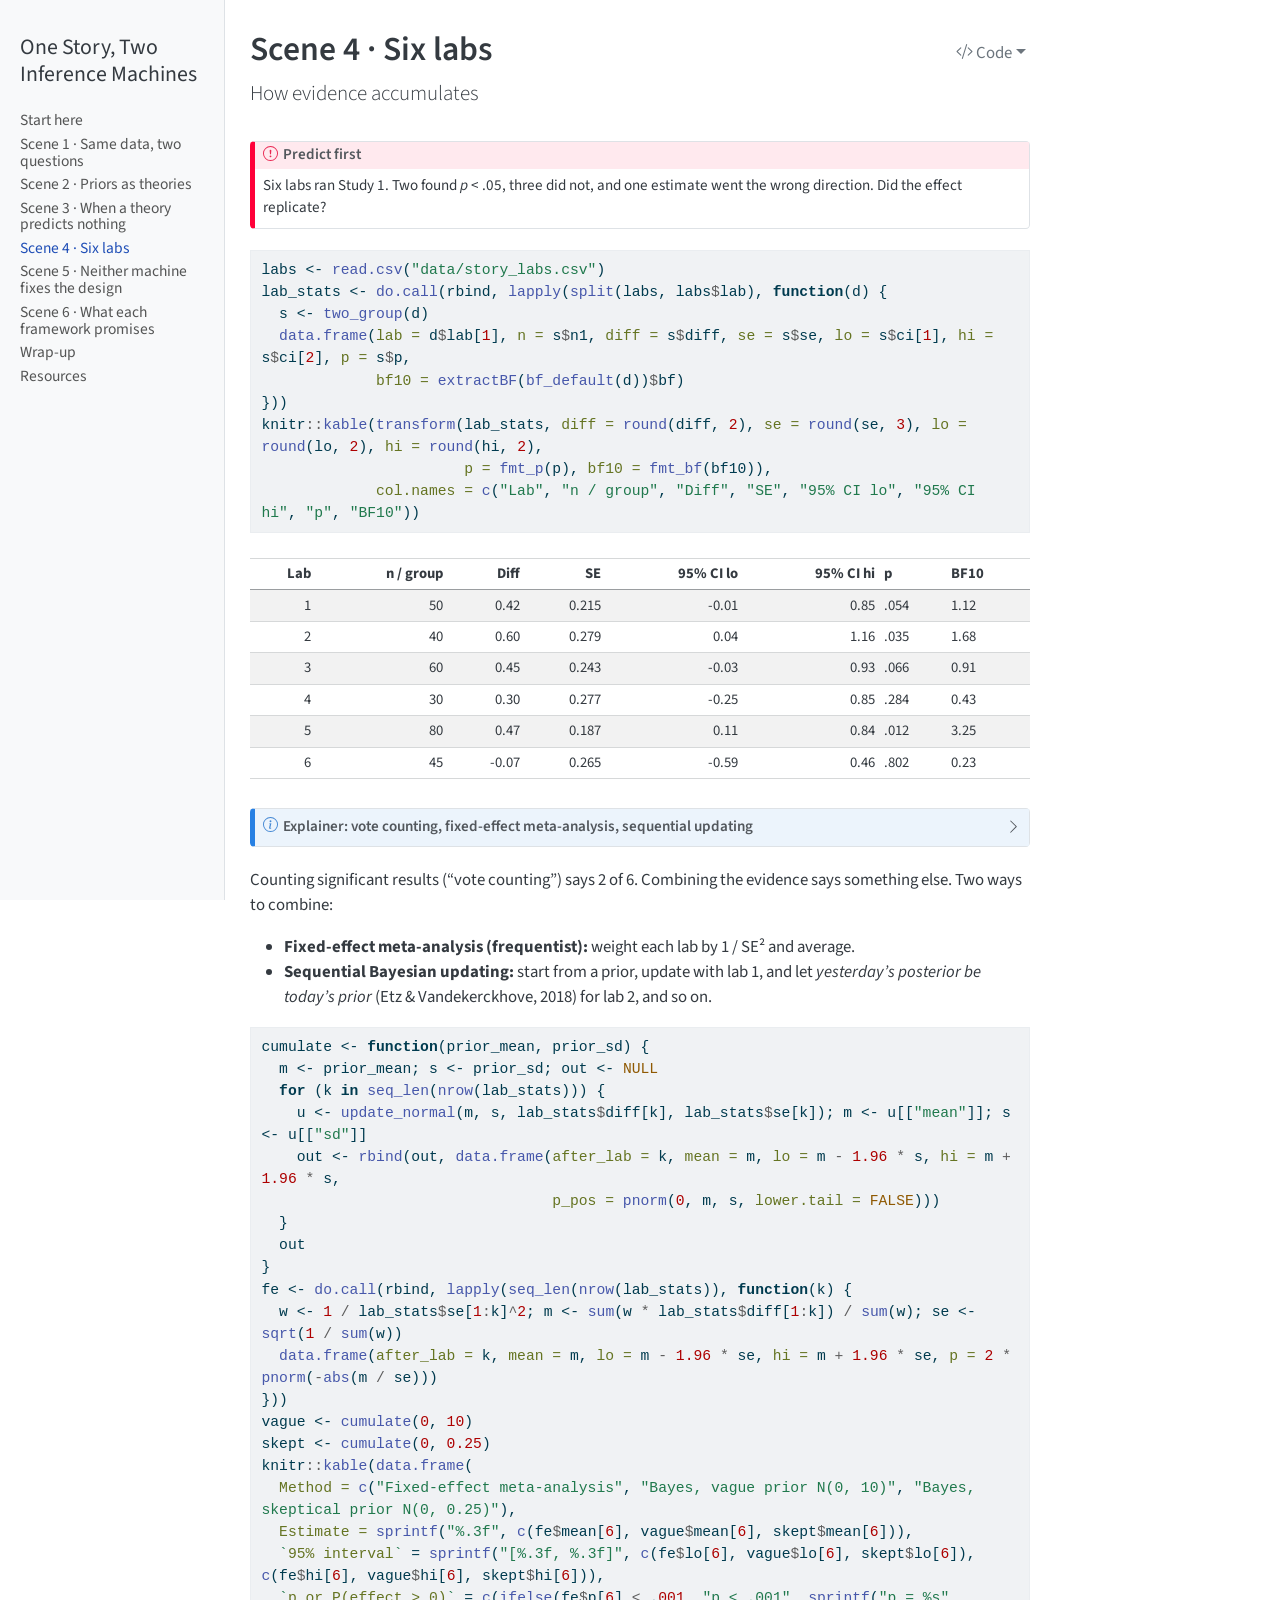
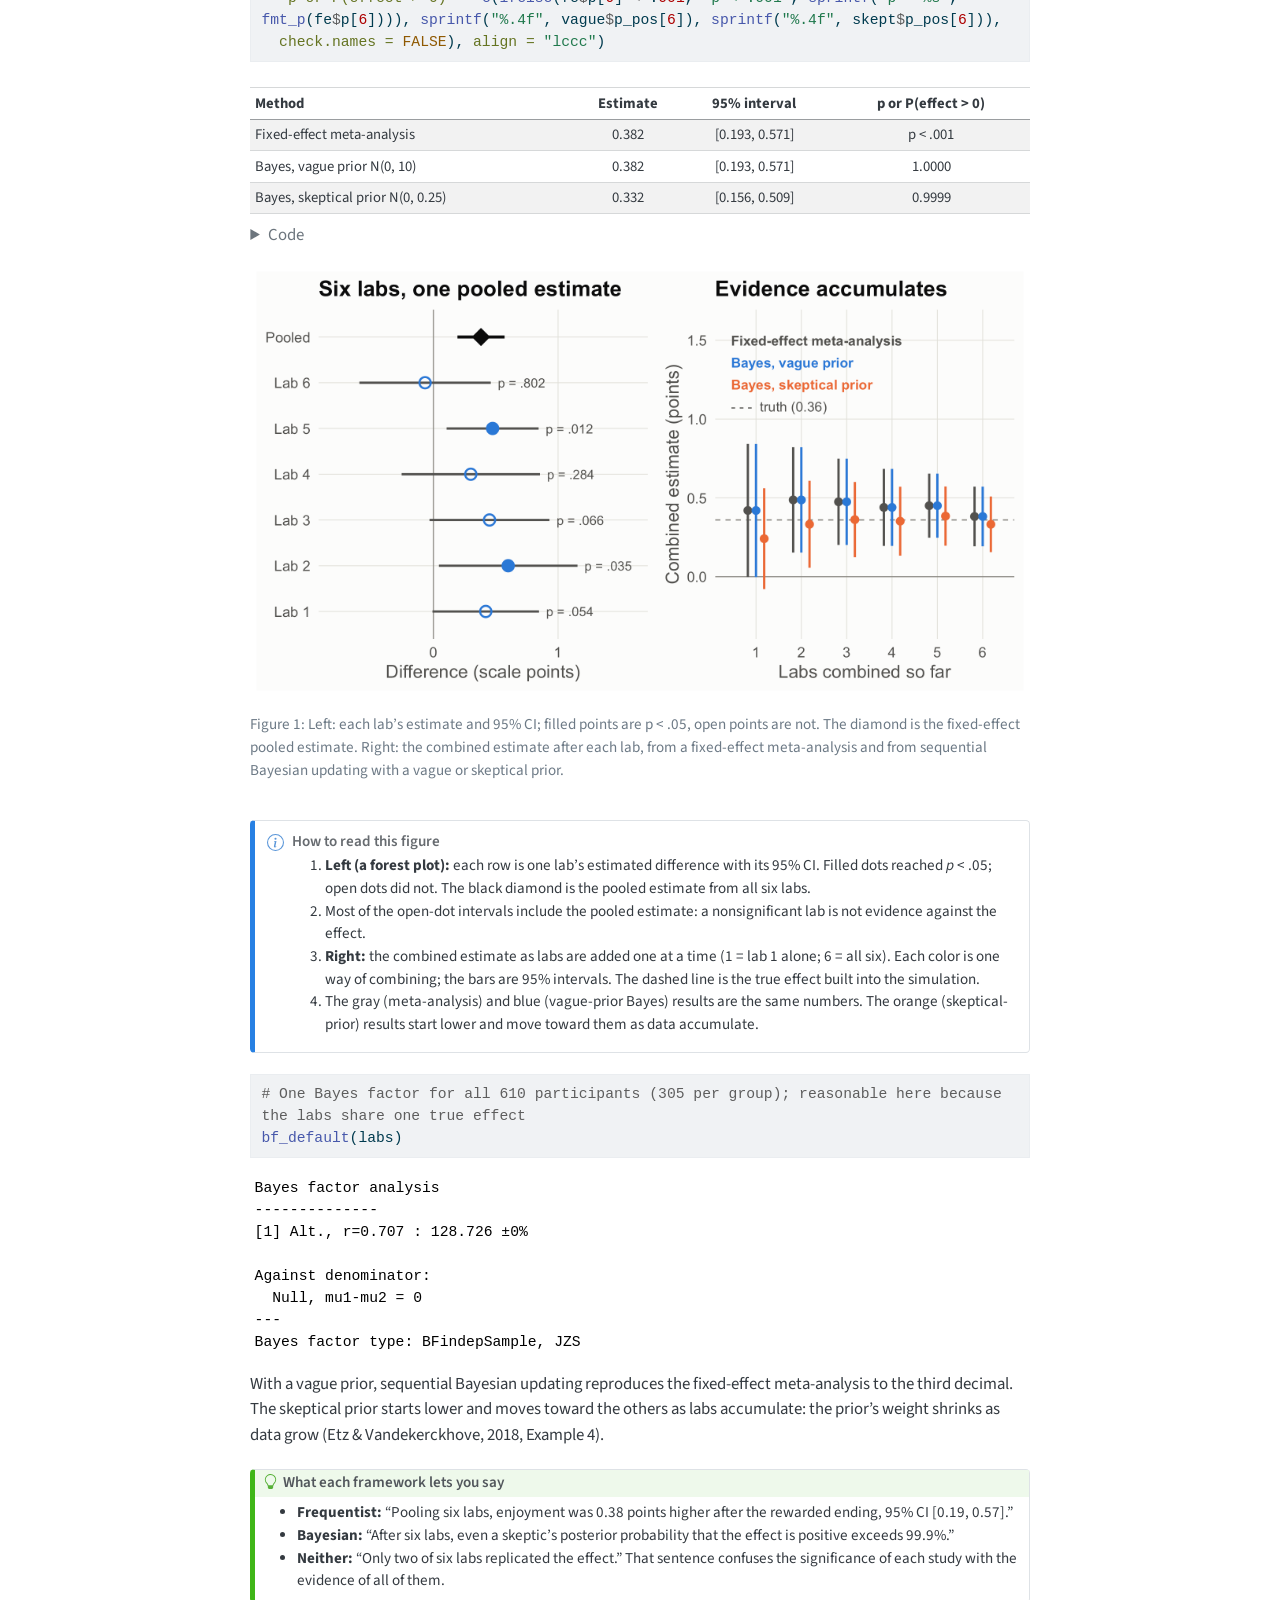
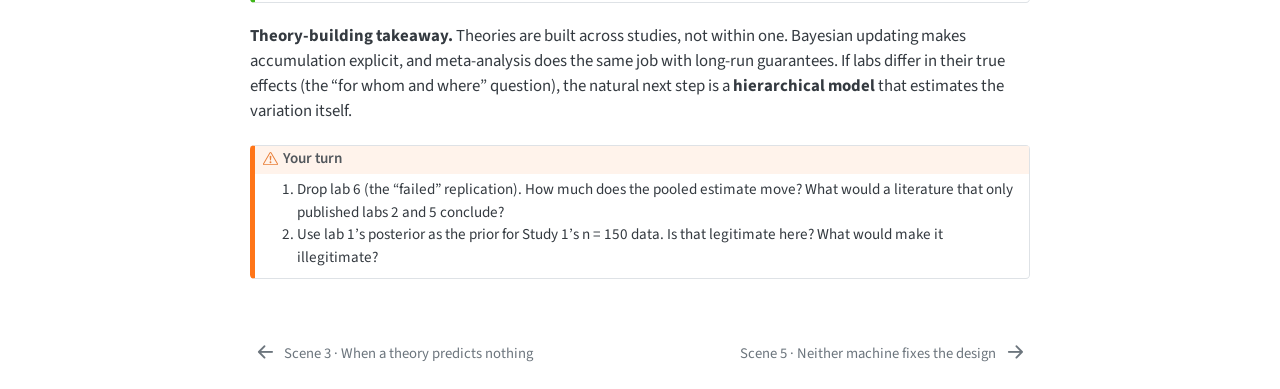
<file: docs/scene-4.html>
<!DOCTYPE html>
<html xmlns="http://www.w3.org/1999/xhtml" lang="en" xml:lang="en"><head>

<meta charset="utf-8">
<meta name="generator" content="quarto-1.6.40">

<meta name="viewport" content="width=device-width, initial-scale=1.0, user-scalable=yes">


<title>Scene 4 · Six labs – One Story, Two Inference Machines</title>
<style>
code{white-space: pre-wrap;}
span.smallcaps{font-variant: small-caps;}
div.columns{display: flex; gap: min(4vw, 1.5em);}
div.column{flex: auto; overflow-x: auto;}
div.hanging-indent{margin-left: 1.5em; text-indent: -1.5em;}
ul.task-list{list-style: none;}
ul.task-list li input[type="checkbox"] {
  width: 0.8em;
  margin: 0 0.8em 0.2em -1em; /* quarto-specific, see https://github.com/quarto-dev/quarto-cli/issues/4556 */ 
  vertical-align: middle;
}
/* CSS for syntax highlighting */
pre > code.sourceCode { white-space: pre; position: relative; }
pre > code.sourceCode > span { line-height: 1.25; }
pre > code.sourceCode > span:empty { height: 1.2em; }
.sourceCode { overflow: visible; }
code.sourceCode > span { color: inherit; text-decoration: inherit; }
div.sourceCode { margin: 1em 0; }
pre.sourceCode { margin: 0; }
@media screen {
div.sourceCode { overflow: auto; }
}
@media print {
pre > code.sourceCode { white-space: pre-wrap; }
pre > code.sourceCode > span { display: inline-block; text-indent: -5em; padding-left: 5em; }
}
pre.numberSource code
  { counter-reset: source-line 0; }
pre.numberSource code > span
  { position: relative; left: -4em; counter-increment: source-line; }
pre.numberSource code > span > a:first-child::before
  { content: counter(source-line);
    position: relative; left: -1em; text-align: right; vertical-align: baseline;
    border: none; display: inline-block;
    -webkit-touch-callout: none; -webkit-user-select: none;
    -khtml-user-select: none; -moz-user-select: none;
    -ms-user-select: none; user-select: none;
    padding: 0 4px; width: 4em;
  }
pre.numberSource { margin-left: 3em;  padding-left: 4px; }
div.sourceCode
  {   }
@media screen {
pre > code.sourceCode > span > a:first-child::before { text-decoration: underline; }
}
</style>


<script src="site_libs/quarto-nav/quarto-nav.js"></script>
<script src="site_libs/quarto-nav/headroom.min.js"></script>
<link href="./scene-5.html" rel="next">
<link href="./scene-3.html" rel="prev">
<script src="site_libs/clipboard/clipboard.min.js"></script>
<script src="site_libs/quarto-html/quarto.js"></script>
<script src="site_libs/quarto-html/popper.min.js"></script>
<script src="site_libs/quarto-html/tippy.umd.min.js"></script>
<script src="site_libs/quarto-html/anchor.min.js"></script>
<link href="site_libs/quarto-html/tippy.css" rel="stylesheet">
<link href="site_libs/quarto-html/quarto-syntax-highlighting-549806ee2085284f45b00abea8c6df48.css" rel="stylesheet" id="quarto-text-highlighting-styles">
<script src="site_libs/bootstrap/bootstrap.min.js"></script>
<link href="site_libs/bootstrap/bootstrap-icons.css" rel="stylesheet">
<link href="site_libs/bootstrap/bootstrap-f131de9aa1b8104d26dcf3e9d08923a9.min.css" rel="stylesheet" append-hash="true" id="quarto-bootstrap" data-mode="light">
<script id="quarto-search-options" type="application/json">{
  "language": {
    "search-no-results-text": "No results",
    "search-matching-documents-text": "matching documents",
    "search-copy-link-title": "Copy link to search",
    "search-hide-matches-text": "Hide additional matches",
    "search-more-match-text": "more match in this document",
    "search-more-matches-text": "more matches in this document",
    "search-clear-button-title": "Clear",
    "search-text-placeholder": "",
    "search-detached-cancel-button-title": "Cancel",
    "search-submit-button-title": "Submit",
    "search-label": "Search"
  }
}</script>


</head>

<body class="nav-sidebar docked">

<div id="quarto-search-results"></div>
  <header id="quarto-header" class="headroom fixed-top">
  <nav class="quarto-secondary-nav">
    <div class="container-fluid d-flex">
      <button type="button" class="quarto-btn-toggle btn" data-bs-toggle="collapse" role="button" data-bs-target=".quarto-sidebar-collapse-item" aria-controls="quarto-sidebar" aria-expanded="false" aria-label="Toggle sidebar navigation" onclick="if (window.quartoToggleHeadroom) { window.quartoToggleHeadroom(); }">
        <i class="bi bi-layout-text-sidebar-reverse"></i>
      </button>
        <nav class="quarto-page-breadcrumbs" aria-label="breadcrumb"><ol class="breadcrumb"><li class="breadcrumb-item"><a href="./scene-4.html">Scene 4 · Six labs</a></li></ol></nav>
        <a class="flex-grow-1" role="navigation" data-bs-toggle="collapse" data-bs-target=".quarto-sidebar-collapse-item" aria-controls="quarto-sidebar" aria-expanded="false" aria-label="Toggle sidebar navigation" onclick="if (window.quartoToggleHeadroom) { window.quartoToggleHeadroom(); }">      
        </a>
    </div>
  </nav>
</header>
<!-- content -->
<div id="quarto-content" class="quarto-container page-columns page-rows-contents page-layout-article">
<!-- sidebar -->
  <nav id="quarto-sidebar" class="sidebar collapse collapse-horizontal quarto-sidebar-collapse-item sidebar-navigation docked overflow-auto">
    <div class="pt-lg-2 mt-2 text-left sidebar-header">
    <div class="sidebar-title mb-0 py-0">
      <a href="./">One Story, Two Inference Machines</a> 
    </div>
      </div>
    <div class="sidebar-menu-container"> 
    <ul class="list-unstyled mt-1">
        <li class="sidebar-item">
  <div class="sidebar-item-container"> 
  <a href="./index.html" class="sidebar-item-text sidebar-link">
 <span class="menu-text">Start here</span></a>
  </div>
</li>
        <li class="sidebar-item">
  <div class="sidebar-item-container"> 
  <a href="./scene-1.html" class="sidebar-item-text sidebar-link">
 <span class="menu-text">Scene 1 · Same data, two questions</span></a>
  </div>
</li>
        <li class="sidebar-item">
  <div class="sidebar-item-container"> 
  <a href="./scene-2.html" class="sidebar-item-text sidebar-link">
 <span class="menu-text">Scene 2 · Priors as theories</span></a>
  </div>
</li>
        <li class="sidebar-item">
  <div class="sidebar-item-container"> 
  <a href="./scene-3.html" class="sidebar-item-text sidebar-link">
 <span class="menu-text">Scene 3 · When a theory predicts nothing</span></a>
  </div>
</li>
        <li class="sidebar-item">
  <div class="sidebar-item-container"> 
  <a href="./scene-4.html" class="sidebar-item-text sidebar-link active">
 <span class="menu-text">Scene 4 · Six labs</span></a>
  </div>
</li>
        <li class="sidebar-item">
  <div class="sidebar-item-container"> 
  <a href="./scene-5.html" class="sidebar-item-text sidebar-link">
 <span class="menu-text">Scene 5 · Neither machine fixes the design</span></a>
  </div>
</li>
        <li class="sidebar-item">
  <div class="sidebar-item-container"> 
  <a href="./scene-6.html" class="sidebar-item-text sidebar-link">
 <span class="menu-text">Scene 6 · What each framework promises</span></a>
  </div>
</li>
        <li class="sidebar-item">
  <div class="sidebar-item-container"> 
  <a href="./wrap-up.html" class="sidebar-item-text sidebar-link">
 <span class="menu-text">Wrap-up</span></a>
  </div>
</li>
        <li class="sidebar-item">
  <div class="sidebar-item-container"> 
  <a href="./resources.html" class="sidebar-item-text sidebar-link">
 <span class="menu-text">Resources</span></a>
  </div>
</li>
    </ul>
    </div>
</nav>
<div id="quarto-sidebar-glass" class="quarto-sidebar-collapse-item" data-bs-toggle="collapse" data-bs-target=".quarto-sidebar-collapse-item"></div>
<!-- margin-sidebar -->
    <div id="quarto-margin-sidebar" class="sidebar margin-sidebar zindex-bottom">
        
    </div>
<!-- main -->
<main class="content" id="quarto-document-content">

<header id="title-block-header" class="quarto-title-block default">
<div class="quarto-title">
<div class="quarto-title-block"><div><h1 class="title">Scene 4 · Six labs</h1><button type="button" class="btn code-tools-button dropdown-toggle" id="quarto-code-tools-menu" data-bs-toggle="dropdown" aria-expanded="false"><i class="bi"></i> Code</button><ul class="dropdown-menu dropdown-menu-end" aria-labelelledby="quarto-code-tools-menu"><li><a id="quarto-show-all-code" class="dropdown-item" href="javascript:void(0)" role="button">Show All Code</a></li><li><a id="quarto-hide-all-code" class="dropdown-item" href="javascript:void(0)" role="button">Hide All Code</a></li><li><hr class="dropdown-divider"></li><li><a id="quarto-view-source" class="dropdown-item" href="javascript:void(0)" role="button">View Source</a></li></ul></div></div>
<p class="subtitle lead">How evidence accumulates</p>
</div>



<div class="quarto-title-meta">

    
  
    
  </div>
  


</header>


<div class="callout callout-style-default callout-important callout-titled" title="Predict first">
<div class="callout-header d-flex align-content-center">
<div class="callout-icon-container">
<i class="callout-icon"></i>
</div>
<div class="callout-title-container flex-fill">
Predict first
</div>
</div>
<div class="callout-body-container callout-body">
<p>Six labs ran Study 1. Two found <em>p</em> &lt; .05, three did not, and one estimate went the wrong direction. Did the effect replicate?</p>
</div>
</div>
<div class="cell" data-layout-align="center">
<div class="sourceCode cell-code" id="cb1"><pre class="sourceCode r code-with-copy"><code class="sourceCode r"><span id="cb1-1"><a href="#cb1-1" aria-hidden="true" tabindex="-1"></a>labs <span class="ot">&lt;-</span> <span class="fu">read.csv</span>(<span class="st">"data/story_labs.csv"</span>)</span>
<span id="cb1-2"><a href="#cb1-2" aria-hidden="true" tabindex="-1"></a>lab_stats <span class="ot">&lt;-</span> <span class="fu">do.call</span>(rbind, <span class="fu">lapply</span>(<span class="fu">split</span>(labs, labs<span class="sc">$</span>lab), <span class="cf">function</span>(d) {</span>
<span id="cb1-3"><a href="#cb1-3" aria-hidden="true" tabindex="-1"></a>  s <span class="ot">&lt;-</span> <span class="fu">two_group</span>(d)</span>
<span id="cb1-4"><a href="#cb1-4" aria-hidden="true" tabindex="-1"></a>  <span class="fu">data.frame</span>(<span class="at">lab =</span> d<span class="sc">$</span>lab[<span class="dv">1</span>], <span class="at">n =</span> s<span class="sc">$</span>n1, <span class="at">diff =</span> s<span class="sc">$</span>diff, <span class="at">se =</span> s<span class="sc">$</span>se, <span class="at">lo =</span> s<span class="sc">$</span>ci[<span class="dv">1</span>], <span class="at">hi =</span> s<span class="sc">$</span>ci[<span class="dv">2</span>], <span class="at">p =</span> s<span class="sc">$</span>p,</span>
<span id="cb1-5"><a href="#cb1-5" aria-hidden="true" tabindex="-1"></a>             <span class="at">bf10 =</span> <span class="fu">extractBF</span>(<span class="fu">bf_default</span>(d))<span class="sc">$</span>bf)</span>
<span id="cb1-6"><a href="#cb1-6" aria-hidden="true" tabindex="-1"></a>}))</span>
<span id="cb1-7"><a href="#cb1-7" aria-hidden="true" tabindex="-1"></a>knitr<span class="sc">::</span><span class="fu">kable</span>(<span class="fu">transform</span>(lab_stats, <span class="at">diff =</span> <span class="fu">round</span>(diff, <span class="dv">2</span>), <span class="at">se =</span> <span class="fu">round</span>(se, <span class="dv">3</span>), <span class="at">lo =</span> <span class="fu">round</span>(lo, <span class="dv">2</span>), <span class="at">hi =</span> <span class="fu">round</span>(hi, <span class="dv">2</span>),</span>
<span id="cb1-8"><a href="#cb1-8" aria-hidden="true" tabindex="-1"></a>                       <span class="at">p =</span> <span class="fu">fmt_p</span>(p), <span class="at">bf10 =</span> <span class="fu">fmt_bf</span>(bf10)),</span>
<span id="cb1-9"><a href="#cb1-9" aria-hidden="true" tabindex="-1"></a>             <span class="at">col.names =</span> <span class="fu">c</span>(<span class="st">"Lab"</span>, <span class="st">"n / group"</span>, <span class="st">"Diff"</span>, <span class="st">"SE"</span>, <span class="st">"95% CI lo"</span>, <span class="st">"95% CI hi"</span>, <span class="st">"p"</span>, <span class="st">"BF10"</span>))</span></code><button title="Copy to Clipboard" class="code-copy-button"><i class="bi"></i></button></pre></div>
<div class="cell-output-display">
<table class="caption-top table table-sm table-striped small">
<thead>
<tr class="header">
<th style="text-align: right;">Lab</th>
<th style="text-align: right;">n / group</th>
<th style="text-align: right;">Diff</th>
<th style="text-align: right;">SE</th>
<th style="text-align: right;">95% CI lo</th>
<th style="text-align: right;">95% CI hi</th>
<th style="text-align: left;">p</th>
<th style="text-align: left;">BF10</th>
</tr>
</thead>
<tbody>
<tr class="odd">
<td style="text-align: right;">1</td>
<td style="text-align: right;">50</td>
<td style="text-align: right;">0.42</td>
<td style="text-align: right;">0.215</td>
<td style="text-align: right;">-0.01</td>
<td style="text-align: right;">0.85</td>
<td style="text-align: left;">.054</td>
<td style="text-align: left;">1.12</td>
</tr>
<tr class="even">
<td style="text-align: right;">2</td>
<td style="text-align: right;">40</td>
<td style="text-align: right;">0.60</td>
<td style="text-align: right;">0.279</td>
<td style="text-align: right;">0.04</td>
<td style="text-align: right;">1.16</td>
<td style="text-align: left;">.035</td>
<td style="text-align: left;">1.68</td>
</tr>
<tr class="odd">
<td style="text-align: right;">3</td>
<td style="text-align: right;">60</td>
<td style="text-align: right;">0.45</td>
<td style="text-align: right;">0.243</td>
<td style="text-align: right;">-0.03</td>
<td style="text-align: right;">0.93</td>
<td style="text-align: left;">.066</td>
<td style="text-align: left;">0.91</td>
</tr>
<tr class="even">
<td style="text-align: right;">4</td>
<td style="text-align: right;">30</td>
<td style="text-align: right;">0.30</td>
<td style="text-align: right;">0.277</td>
<td style="text-align: right;">-0.25</td>
<td style="text-align: right;">0.85</td>
<td style="text-align: left;">.284</td>
<td style="text-align: left;">0.43</td>
</tr>
<tr class="odd">
<td style="text-align: right;">5</td>
<td style="text-align: right;">80</td>
<td style="text-align: right;">0.47</td>
<td style="text-align: right;">0.187</td>
<td style="text-align: right;">0.11</td>
<td style="text-align: right;">0.84</td>
<td style="text-align: left;">.012</td>
<td style="text-align: left;">3.25</td>
</tr>
<tr class="even">
<td style="text-align: right;">6</td>
<td style="text-align: right;">45</td>
<td style="text-align: right;">-0.07</td>
<td style="text-align: right;">0.265</td>
<td style="text-align: right;">-0.59</td>
<td style="text-align: right;">0.46</td>
<td style="text-align: left;">.802</td>
<td style="text-align: left;">0.23</td>
</tr>
</tbody>
</table>
</div>
</div>
<div class="callout callout-style-default callout-note callout-titled" title="Explainer: vote counting, fixed-effect meta-analysis, sequential updating">
<div class="callout-header d-flex align-content-center" data-bs-toggle="collapse" data-bs-target=".callout-2-contents" aria-controls="callout-2" aria-expanded="false" aria-label="Toggle callout">
<div class="callout-icon-container">
<i class="callout-icon"></i>
</div>
<div class="callout-title-container flex-fill">
Explainer: vote counting, fixed-effect meta-analysis, sequential updating
</div>
<div class="callout-btn-toggle d-inline-block border-0 py-1 ps-1 pe-0 float-end"><i class="callout-toggle"></i></div>
</div>
<div id="callout-2" class="callout-2-contents callout-collapse collapse">
<div class="callout-body-container callout-body">
<ul>
<li><strong>Vote counting:</strong> tallying how many studies were significant. It ignores effect sizes and precision, and with modest power it will often report “mixed results” for a real effect.</li>
<li><strong>Fixed-effect meta-analysis:</strong> a weighted average of the study estimates, with weights of 1 / SE², so more precise studies count more. It assumes every lab estimates the same true effect. When labs’ true effects differ, a <strong>random-effects</strong> model estimates that variation too.</li>
<li><strong>Sequential updating:</strong> with normal approximations, each lab’s posterior (a mean and an SD) becomes the prior for the next lab.</li>
</ul>
</div>
</div>
</div>
<p>Counting significant results (“vote counting”) says 2 of 6. Combining the evidence says something else. Two ways to combine:</p>
<ul>
<li><strong>Fixed-effect meta-analysis (frequentist):</strong> weight each lab by 1 / SE² and average.</li>
<li><strong>Sequential Bayesian updating:</strong> start from a prior, update with lab 1, and let <em>yesterday’s posterior be today’s prior</em> (Etz &amp; Vandekerckhove, 2018) for lab 2, and so on.</li>
</ul>
<div class="cell" data-layout-align="center">
<div class="sourceCode cell-code" id="cb2"><pre class="sourceCode r code-with-copy"><code class="sourceCode r"><span id="cb2-1"><a href="#cb2-1" aria-hidden="true" tabindex="-1"></a>cumulate <span class="ot">&lt;-</span> <span class="cf">function</span>(prior_mean, prior_sd) {</span>
<span id="cb2-2"><a href="#cb2-2" aria-hidden="true" tabindex="-1"></a>  m <span class="ot">&lt;-</span> prior_mean; s <span class="ot">&lt;-</span> prior_sd; out <span class="ot">&lt;-</span> <span class="cn">NULL</span></span>
<span id="cb2-3"><a href="#cb2-3" aria-hidden="true" tabindex="-1"></a>  <span class="cf">for</span> (k <span class="cf">in</span> <span class="fu">seq_len</span>(<span class="fu">nrow</span>(lab_stats))) {</span>
<span id="cb2-4"><a href="#cb2-4" aria-hidden="true" tabindex="-1"></a>    u <span class="ot">&lt;-</span> <span class="fu">update_normal</span>(m, s, lab_stats<span class="sc">$</span>diff[k], lab_stats<span class="sc">$</span>se[k]); m <span class="ot">&lt;-</span> u[[<span class="st">"mean"</span>]]; s <span class="ot">&lt;-</span> u[[<span class="st">"sd"</span>]]</span>
<span id="cb2-5"><a href="#cb2-5" aria-hidden="true" tabindex="-1"></a>    out <span class="ot">&lt;-</span> <span class="fu">rbind</span>(out, <span class="fu">data.frame</span>(<span class="at">after_lab =</span> k, <span class="at">mean =</span> m, <span class="at">lo =</span> m <span class="sc">-</span> <span class="fl">1.96</span> <span class="sc">*</span> s, <span class="at">hi =</span> m <span class="sc">+</span> <span class="fl">1.96</span> <span class="sc">*</span> s,</span>
<span id="cb2-6"><a href="#cb2-6" aria-hidden="true" tabindex="-1"></a>                                 <span class="at">p_pos =</span> <span class="fu">pnorm</span>(<span class="dv">0</span>, m, s, <span class="at">lower.tail =</span> <span class="cn">FALSE</span>)))</span>
<span id="cb2-7"><a href="#cb2-7" aria-hidden="true" tabindex="-1"></a>  }</span>
<span id="cb2-8"><a href="#cb2-8" aria-hidden="true" tabindex="-1"></a>  out</span>
<span id="cb2-9"><a href="#cb2-9" aria-hidden="true" tabindex="-1"></a>}</span>
<span id="cb2-10"><a href="#cb2-10" aria-hidden="true" tabindex="-1"></a>fe <span class="ot">&lt;-</span> <span class="fu">do.call</span>(rbind, <span class="fu">lapply</span>(<span class="fu">seq_len</span>(<span class="fu">nrow</span>(lab_stats)), <span class="cf">function</span>(k) {</span>
<span id="cb2-11"><a href="#cb2-11" aria-hidden="true" tabindex="-1"></a>  w <span class="ot">&lt;-</span> <span class="dv">1</span> <span class="sc">/</span> lab_stats<span class="sc">$</span>se[<span class="dv">1</span><span class="sc">:</span>k]<span class="sc">^</span><span class="dv">2</span>; m <span class="ot">&lt;-</span> <span class="fu">sum</span>(w <span class="sc">*</span> lab_stats<span class="sc">$</span>diff[<span class="dv">1</span><span class="sc">:</span>k]) <span class="sc">/</span> <span class="fu">sum</span>(w); se <span class="ot">&lt;-</span> <span class="fu">sqrt</span>(<span class="dv">1</span> <span class="sc">/</span> <span class="fu">sum</span>(w))</span>
<span id="cb2-12"><a href="#cb2-12" aria-hidden="true" tabindex="-1"></a>  <span class="fu">data.frame</span>(<span class="at">after_lab =</span> k, <span class="at">mean =</span> m, <span class="at">lo =</span> m <span class="sc">-</span> <span class="fl">1.96</span> <span class="sc">*</span> se, <span class="at">hi =</span> m <span class="sc">+</span> <span class="fl">1.96</span> <span class="sc">*</span> se, <span class="at">p =</span> <span class="dv">2</span> <span class="sc">*</span> <span class="fu">pnorm</span>(<span class="sc">-</span><span class="fu">abs</span>(m <span class="sc">/</span> se)))</span>
<span id="cb2-13"><a href="#cb2-13" aria-hidden="true" tabindex="-1"></a>}))</span>
<span id="cb2-14"><a href="#cb2-14" aria-hidden="true" tabindex="-1"></a>vague <span class="ot">&lt;-</span> <span class="fu">cumulate</span>(<span class="dv">0</span>, <span class="dv">10</span>)</span>
<span id="cb2-15"><a href="#cb2-15" aria-hidden="true" tabindex="-1"></a>skept <span class="ot">&lt;-</span> <span class="fu">cumulate</span>(<span class="dv">0</span>, <span class="fl">0.25</span>)</span>
<span id="cb2-16"><a href="#cb2-16" aria-hidden="true" tabindex="-1"></a>knitr<span class="sc">::</span><span class="fu">kable</span>(<span class="fu">data.frame</span>(</span>
<span id="cb2-17"><a href="#cb2-17" aria-hidden="true" tabindex="-1"></a>  <span class="at">Method =</span> <span class="fu">c</span>(<span class="st">"Fixed-effect meta-analysis"</span>, <span class="st">"Bayes, vague prior N(0, 10)"</span>, <span class="st">"Bayes, skeptical prior N(0, 0.25)"</span>),</span>
<span id="cb2-18"><a href="#cb2-18" aria-hidden="true" tabindex="-1"></a>  <span class="at">Estimate =</span> <span class="fu">sprintf</span>(<span class="st">"%.3f"</span>, <span class="fu">c</span>(fe<span class="sc">$</span>mean[<span class="dv">6</span>], vague<span class="sc">$</span>mean[<span class="dv">6</span>], skept<span class="sc">$</span>mean[<span class="dv">6</span>])),</span>
<span id="cb2-19"><a href="#cb2-19" aria-hidden="true" tabindex="-1"></a>  <span class="st">`</span><span class="at">95% interval</span><span class="st">`</span> <span class="ot">=</span> <span class="fu">sprintf</span>(<span class="st">"[%.3f, %.3f]"</span>, <span class="fu">c</span>(fe<span class="sc">$</span>lo[<span class="dv">6</span>], vague<span class="sc">$</span>lo[<span class="dv">6</span>], skept<span class="sc">$</span>lo[<span class="dv">6</span>]), <span class="fu">c</span>(fe<span class="sc">$</span>hi[<span class="dv">6</span>], vague<span class="sc">$</span>hi[<span class="dv">6</span>], skept<span class="sc">$</span>hi[<span class="dv">6</span>])),</span>
<span id="cb2-20"><a href="#cb2-20" aria-hidden="true" tabindex="-1"></a>  <span class="st">`</span><span class="at">p or P(effect &gt; 0)</span><span class="st">`</span> <span class="ot">=</span> <span class="fu">c</span>(<span class="fu">ifelse</span>(fe<span class="sc">$</span>p[<span class="dv">6</span>] <span class="sc">&lt;</span> .<span class="dv">001</span>, <span class="st">"p &lt; .001"</span>, <span class="fu">sprintf</span>(<span class="st">"p = %s"</span>, <span class="fu">fmt_p</span>(fe<span class="sc">$</span>p[<span class="dv">6</span>]))), <span class="fu">sprintf</span>(<span class="st">"%.4f"</span>, vague<span class="sc">$</span>p_pos[<span class="dv">6</span>]), <span class="fu">sprintf</span>(<span class="st">"%.4f"</span>, skept<span class="sc">$</span>p_pos[<span class="dv">6</span>])),</span>
<span id="cb2-21"><a href="#cb2-21" aria-hidden="true" tabindex="-1"></a>  <span class="at">check.names =</span> <span class="cn">FALSE</span>), <span class="at">align =</span> <span class="st">"lccc"</span>)</span></code><button title="Copy to Clipboard" class="code-copy-button"><i class="bi"></i></button></pre></div>
<div class="cell-output-display">
<table class="caption-top table table-sm table-striped small">
<colgroup>
<col style="width: 42%">
<col style="width: 12%">
<col style="width: 20%">
<col style="width: 25%">
</colgroup>
<thead>
<tr class="header">
<th style="text-align: left;">Method</th>
<th style="text-align: center;">Estimate</th>
<th style="text-align: center;">95% interval</th>
<th style="text-align: center;">p or P(effect &gt; 0)</th>
</tr>
</thead>
<tbody>
<tr class="odd">
<td style="text-align: left;">Fixed-effect meta-analysis</td>
<td style="text-align: center;">0.382</td>
<td style="text-align: center;">[0.193, 0.571]</td>
<td style="text-align: center;">p &lt; .001</td>
</tr>
<tr class="even">
<td style="text-align: left;">Bayes, vague prior N(0, 10)</td>
<td style="text-align: center;">0.382</td>
<td style="text-align: center;">[0.193, 0.571]</td>
<td style="text-align: center;">1.0000</td>
</tr>
<tr class="odd">
<td style="text-align: left;">Bayes, skeptical prior N(0, 0.25)</td>
<td style="text-align: center;">0.332</td>
<td style="text-align: center;">[0.156, 0.509]</td>
<td style="text-align: center;">0.9999</td>
</tr>
</tbody>
</table>
</div>
</div>
<div class="cell" data-layout-align="center">
<details class="code-fold">
<summary>Code</summary>
<div class="sourceCode cell-code" id="cb3"><pre class="sourceCode r code-with-copy"><code class="sourceCode r"><span id="cb3-1"><a href="#cb3-1" aria-hidden="true" tabindex="-1"></a>fp <span class="ot">&lt;-</span> lab_stats; fp<span class="sc">$</span>lab_f <span class="ot">&lt;-</span> <span class="fu">factor</span>(<span class="fu">paste</span>(<span class="st">"Lab"</span>, fp<span class="sc">$</span>lab), <span class="at">levels =</span> <span class="fu">rev</span>(<span class="fu">c</span>(<span class="fu">paste</span>(<span class="st">"Lab"</span>, <span class="dv">1</span><span class="sc">:</span><span class="dv">6</span>), <span class="st">"Pooled"</span>)))</span>
<span id="cb3-2"><a href="#cb3-2" aria-hidden="true" tabindex="-1"></a>fp<span class="sc">$</span>sig <span class="ot">&lt;-</span> <span class="fu">ifelse</span>(fp<span class="sc">$</span>p <span class="sc">&lt;</span> .<span class="dv">05</span>, <span class="st">"p &lt; .05"</span>, <span class="st">"p ≥ .05"</span>)</span>
<span id="cb3-3"><a href="#cb3-3" aria-hidden="true" tabindex="-1"></a>pool <span class="ot">&lt;-</span> <span class="fu">data.frame</span>(<span class="at">lab_f =</span> <span class="fu">factor</span>(<span class="st">"Pooled"</span>, <span class="at">levels =</span> <span class="fu">levels</span>(fp<span class="sc">$</span>lab_f)), <span class="at">est =</span> fe<span class="sc">$</span>mean[<span class="dv">6</span>], <span class="at">lo =</span> fe<span class="sc">$</span>lo[<span class="dv">6</span>], <span class="at">hi =</span> fe<span class="sc">$</span>hi[<span class="dv">6</span>])</span>
<span id="cb3-4"><a href="#cb3-4" aria-hidden="true" tabindex="-1"></a>pF <span class="ot">&lt;-</span> <span class="fu">ggplot</span>(fp, <span class="fu">aes</span>(<span class="at">y =</span> lab_f)) <span class="sc">+</span></span>
<span id="cb3-5"><a href="#cb3-5" aria-hidden="true" tabindex="-1"></a>  <span class="fu">geom_vline</span>(<span class="at">xintercept =</span> <span class="dv">0</span>, <span class="at">color =</span> pal[[<span class="st">"gray"</span>]], <span class="at">linewidth =</span> <span class="fl">0.4</span>) <span class="sc">+</span></span>
<span id="cb3-6"><a href="#cb3-6" aria-hidden="true" tabindex="-1"></a>  <span class="fu">geom_errorbarh</span>(<span class="fu">aes</span>(<span class="at">xmin =</span> lo, <span class="at">xmax =</span> hi), <span class="at">height =</span> <span class="dv">0</span>, <span class="at">linewidth =</span> <span class="fl">0.9</span>, <span class="at">color =</span> pal[[<span class="st">"ink2"</span>]]) <span class="sc">+</span></span>
<span id="cb3-7"><a href="#cb3-7" aria-hidden="true" tabindex="-1"></a>  <span class="fu">geom_point</span>(<span class="fu">aes</span>(<span class="at">x =</span> diff, <span class="at">shape =</span> sig), <span class="at">size =</span> <span class="fl">3.6</span>, <span class="at">color =</span> pal[[<span class="st">"blue"</span>]], <span class="at">fill =</span> pal[[<span class="st">"blue"</span>]], <span class="at">stroke =</span> <span class="fl">1.2</span>) <span class="sc">+</span></span>
<span id="cb3-8"><a href="#cb3-8" aria-hidden="true" tabindex="-1"></a>  <span class="fu">geom_text</span>(<span class="fu">aes</span>(<span class="at">x =</span> hi, <span class="at">label =</span> <span class="fu">sprintf</span>(<span class="st">"p = %s"</span>, <span class="fu">fmt_p</span>(p))), <span class="at">hjust =</span> <span class="sc">-</span><span class="fl">0.15</span>, <span class="at">size =</span> <span class="fl">3.8</span>, <span class="at">color =</span> pal[[<span class="st">"ink2"</span>]]) <span class="sc">+</span></span>
<span id="cb3-9"><a href="#cb3-9" aria-hidden="true" tabindex="-1"></a>  <span class="fu">geom_errorbarh</span>(<span class="at">data =</span> pool, <span class="fu">aes</span>(<span class="at">xmin =</span> lo, <span class="at">xmax =</span> hi), <span class="at">height =</span> <span class="dv">0</span>, <span class="at">linewidth =</span> <span class="fl">1.2</span>, <span class="at">color =</span> pal[[<span class="st">"ink"</span>]]) <span class="sc">+</span></span>
<span id="cb3-10"><a href="#cb3-10" aria-hidden="true" tabindex="-1"></a>  <span class="fu">geom_point</span>(<span class="at">data =</span> pool, <span class="fu">aes</span>(<span class="at">x =</span> est), <span class="at">shape =</span> <span class="dv">23</span>, <span class="at">size =</span> <span class="dv">5</span>, <span class="at">fill =</span> pal[[<span class="st">"ink"</span>]], <span class="at">color =</span> pal[[<span class="st">"ink"</span>]]) <span class="sc">+</span></span>
<span id="cb3-11"><a href="#cb3-11" aria-hidden="true" tabindex="-1"></a>  <span class="fu">scale_shape_manual</span>(<span class="at">values =</span> <span class="fu">c</span>(<span class="st">"p &lt; .05"</span> <span class="ot">=</span> <span class="dv">21</span>, <span class="st">"p ≥ .05"</span> <span class="ot">=</span> <span class="dv">1</span>)) <span class="sc">+</span></span>
<span id="cb3-12"><a href="#cb3-12" aria-hidden="true" tabindex="-1"></a>  <span class="fu">coord_cartesian</span>(<span class="at">xlim =</span> <span class="fu">c</span>(<span class="sc">-</span><span class="fl">0.8</span>, <span class="fl">1.6</span>)) <span class="sc">+</span></span>
<span id="cb3-13"><a href="#cb3-13" aria-hidden="true" tabindex="-1"></a>  <span class="fu">labs</span>(<span class="at">x =</span> <span class="st">"Difference (scale points)"</span>, <span class="at">y =</span> <span class="cn">NULL</span>, <span class="at">title =</span> <span class="st">"Six labs, one pooled estimate"</span>) <span class="sc">+</span></span>
<span id="cb3-14"><a href="#cb3-14" aria-hidden="true" tabindex="-1"></a>  <span class="fu">theme_demo</span>()</span>
<span id="cb3-15"><a href="#cb3-15" aria-hidden="true" tabindex="-1"></a>acc <span class="ot">&lt;-</span> <span class="fu">rbind</span>(<span class="fu">transform</span>(fe[, <span class="dv">1</span><span class="sc">:</span><span class="dv">4</span>], <span class="at">how =</span> <span class="st">"Fixed-effect meta-analysis"</span>, <span class="at">off =</span> <span class="sc">-</span><span class="fl">0.18</span>),</span>
<span id="cb3-16"><a href="#cb3-16" aria-hidden="true" tabindex="-1"></a>             <span class="fu">transform</span>(vague[, <span class="dv">1</span><span class="sc">:</span><span class="dv">4</span>], <span class="at">how =</span> <span class="st">"Bayes, vague prior"</span>, <span class="at">off =</span> <span class="dv">0</span>),</span>
<span id="cb3-17"><a href="#cb3-17" aria-hidden="true" tabindex="-1"></a>             <span class="fu">transform</span>(skept[, <span class="dv">1</span><span class="sc">:</span><span class="dv">4</span>], <span class="at">how =</span> <span class="st">"Bayes, skeptical prior"</span>, <span class="at">off =</span> <span class="fl">0.18</span>))</span>
<span id="cb3-18"><a href="#cb3-18" aria-hidden="true" tabindex="-1"></a>acc<span class="sc">$</span>how <span class="ot">&lt;-</span> <span class="fu">factor</span>(acc<span class="sc">$</span>how, <span class="at">levels =</span> <span class="fu">c</span>(<span class="st">"Fixed-effect meta-analysis"</span>, <span class="st">"Bayes, vague prior"</span>, <span class="st">"Bayes, skeptical prior"</span>))</span>
<span id="cb3-19"><a href="#cb3-19" aria-hidden="true" tabindex="-1"></a>accl <span class="ot">&lt;-</span> <span class="fu">data.frame</span>(<span class="at">how =</span> <span class="fu">levels</span>(acc<span class="sc">$</span>how), <span class="at">x =</span> <span class="fl">0.45</span>, <span class="at">y =</span> <span class="fu">c</span>(<span class="fl">1.5</span>, <span class="fl">1.36</span>, <span class="fl">1.22</span>))</span>
<span id="cb3-20"><a href="#cb3-20" aria-hidden="true" tabindex="-1"></a>accl<span class="sc">$</span>how <span class="ot">&lt;-</span> <span class="fu">factor</span>(accl<span class="sc">$</span>how, <span class="at">levels =</span> <span class="fu">levels</span>(acc<span class="sc">$</span>how))</span>
<span id="cb3-21"><a href="#cb3-21" aria-hidden="true" tabindex="-1"></a>pC <span class="ot">&lt;-</span> <span class="fu">ggplot</span>(acc, <span class="fu">aes</span>(after_lab <span class="sc">+</span> off, mean, <span class="at">color =</span> how)) <span class="sc">+</span></span>
<span id="cb3-22"><a href="#cb3-22" aria-hidden="true" tabindex="-1"></a>  <span class="fu">geom_hline</span>(<span class="at">yintercept =</span> <span class="dv">0</span>, <span class="at">color =</span> pal[[<span class="st">"gray"</span>]], <span class="at">linewidth =</span> <span class="fl">0.4</span>) <span class="sc">+</span></span>
<span id="cb3-23"><a href="#cb3-23" aria-hidden="true" tabindex="-1"></a>  <span class="fu">geom_hline</span>(<span class="at">yintercept =</span> <span class="fl">0.36</span>, <span class="at">color =</span> pal[[<span class="st">"gray"</span>]], <span class="at">linetype =</span> <span class="st">"dashed"</span>) <span class="sc">+</span></span>
<span id="cb3-24"><a href="#cb3-24" aria-hidden="true" tabindex="-1"></a>  <span class="fu">annotate</span>(<span class="st">"text"</span>, <span class="at">x =</span> <span class="fl">0.45</span>, <span class="at">y =</span> <span class="fl">1.08</span>, <span class="at">label =</span> <span class="st">"- - -  truth (0.36)"</span>, <span class="at">hjust =</span> <span class="dv">0</span>, <span class="at">color =</span> pal[[<span class="st">"ink2"</span>]], <span class="at">size =</span> <span class="dv">4</span>) <span class="sc">+</span></span>
<span id="cb3-25"><a href="#cb3-25" aria-hidden="true" tabindex="-1"></a>  <span class="fu">geom_errorbar</span>(<span class="fu">aes</span>(<span class="at">ymin =</span> lo, <span class="at">ymax =</span> hi), <span class="at">width =</span> <span class="dv">0</span>, <span class="at">linewidth =</span> <span class="fl">0.9</span>) <span class="sc">+</span></span>
<span id="cb3-26"><a href="#cb3-26" aria-hidden="true" tabindex="-1"></a>  <span class="fu">geom_point</span>(<span class="at">size =</span> <span class="fl">2.8</span>) <span class="sc">+</span></span>
<span id="cb3-27"><a href="#cb3-27" aria-hidden="true" tabindex="-1"></a>  <span class="fu">geom_text</span>(<span class="at">data =</span> accl, <span class="fu">aes</span>(<span class="at">x =</span> x, <span class="at">y =</span> y, <span class="at">label =</span> how), <span class="at">hjust =</span> <span class="dv">0</span>, <span class="at">size =</span> <span class="dv">4</span>, <span class="at">fontface =</span> <span class="st">"bold"</span>) <span class="sc">+</span></span>
<span id="cb3-28"><a href="#cb3-28" aria-hidden="true" tabindex="-1"></a>  <span class="fu">scale_color_manual</span>(<span class="at">values =</span> <span class="fu">c</span>(<span class="st">"Fixed-effect meta-analysis"</span> <span class="ot">=</span> pal[[<span class="st">"ink2"</span>]], <span class="st">"Bayes, vague prior"</span> <span class="ot">=</span> pal[[<span class="st">"blue"</span>]],</span>
<span id="cb3-29"><a href="#cb3-29" aria-hidden="true" tabindex="-1"></a>                                <span class="st">"Bayes, skeptical prior"</span> <span class="ot">=</span> pal[[<span class="st">"orange"</span>]])) <span class="sc">+</span></span>
<span id="cb3-30"><a href="#cb3-30" aria-hidden="true" tabindex="-1"></a>  <span class="fu">scale_x_continuous</span>(<span class="at">breaks =</span> <span class="dv">1</span><span class="sc">:</span><span class="dv">6</span>) <span class="sc">+</span></span>
<span id="cb3-31"><a href="#cb3-31" aria-hidden="true" tabindex="-1"></a>  <span class="fu">coord_cartesian</span>(<span class="at">ylim =</span> <span class="fu">c</span>(<span class="sc">-</span><span class="fl">0.3</span>, <span class="fl">1.6</span>), <span class="at">xlim =</span> <span class="fu">c</span>(<span class="fl">0.4</span>, <span class="fl">6.4</span>)) <span class="sc">+</span></span>
<span id="cb3-32"><a href="#cb3-32" aria-hidden="true" tabindex="-1"></a>  <span class="fu">labs</span>(<span class="at">x =</span> <span class="st">"Labs combined so far"</span>, <span class="at">y =</span> <span class="st">"Combined estimate (points)"</span>, <span class="at">title =</span> <span class="st">"Evidence accumulates"</span>) <span class="sc">+</span></span>
<span id="cb3-33"><a href="#cb3-33" aria-hidden="true" tabindex="-1"></a>  <span class="fu">theme_demo</span>()</span>
<span id="cb3-34"><a href="#cb3-34" aria-hidden="true" tabindex="-1"></a>pF <span class="sc">+</span> pC <span class="sc">+</span> <span class="fu">plot_layout</span>(<span class="at">widths =</span> <span class="fu">c</span>(<span class="fl">1.1</span>, <span class="dv">1</span>))</span></code><button title="Copy to Clipboard" class="code-copy-button"><i class="bi"></i></button></pre></div>
</details>
<div class="cell-output-display">
<div id="fig-labs" class="quarto-float quarto-figure quarto-figure-center anchored" data-fig-align="center">
<figure class="quarto-float quarto-float-fig figure">
<div aria-describedby="fig-labs-caption-0ceaefa1-69ba-4598-a22c-09a6ac19f8ca">
<img src="scene-4_files/figure-html/fig-labs-1.png" class="img-fluid quarto-figure quarto-figure-center figure-img" width="990">
</div>
<figcaption class="quarto-float-caption-bottom quarto-float-caption quarto-float-fig" id="fig-labs-caption-0ceaefa1-69ba-4598-a22c-09a6ac19f8ca">
Figure&nbsp;1: Left: each lab’s estimate and 95% CI; filled points are p &lt; .05, open points are not. The diamond is the fixed-effect pooled estimate. Right: the combined estimate after each lab, from a fixed-effect meta-analysis and from sequential Bayesian updating with a vague or skeptical prior.
</figcaption>
</figure>
</div>
</div>
</div>
<div class="callout callout-style-simple callout-note callout-titled" title="How to read this figure">
<div class="callout-header d-flex align-content-center">
<div class="callout-icon-container">
<i class="callout-icon"></i>
</div>
<div class="callout-title-container flex-fill">
How to read this figure
</div>
</div>
<div class="callout-body-container callout-body">
<ol type="1">
<li><strong>Left (a forest plot):</strong> each row is one lab’s estimated difference with its 95% CI. Filled dots reached <em>p</em> &lt; .05; open dots did not. The black diamond is the pooled estimate from all six labs.</li>
<li>Most of the open-dot intervals include the pooled estimate: a nonsignificant lab is not evidence against the effect.</li>
<li><strong>Right:</strong> the combined estimate as labs are added one at a time (1 = lab 1 alone; 6 = all six). Each color is one way of combining; the bars are 95% intervals. The dashed line is the true effect built into the simulation.</li>
<li>The gray (meta-analysis) and blue (vague-prior Bayes) results are the same numbers. The orange (skeptical-prior) results start lower and move toward them as data accumulate.</li>
</ol>
</div>
</div>
<div class="cell" data-layout-align="center">
<div class="sourceCode cell-code" id="cb4"><pre class="sourceCode r code-with-copy"><code class="sourceCode r"><span id="cb4-1"><a href="#cb4-1" aria-hidden="true" tabindex="-1"></a><span class="co"># One Bayes factor for all 610 participants (305 per group); reasonable here because the labs share one true effect</span></span>
<span id="cb4-2"><a href="#cb4-2" aria-hidden="true" tabindex="-1"></a><span class="fu">bf_default</span>(labs)</span></code><button title="Copy to Clipboard" class="code-copy-button"><i class="bi"></i></button></pre></div>
<div class="cell-output cell-output-stdout">
<pre><code>Bayes factor analysis
--------------
[1] Alt., r=0.707 : 128.726 ±0%

Against denominator:
  Null, mu1-mu2 = 0 
---
Bayes factor type: BFindepSample, JZS</code></pre>
</div>
</div>
<p>With a vague prior, sequential Bayesian updating reproduces the fixed-effect meta-analysis to the third decimal. The skeptical prior starts lower and moves toward the others as labs accumulate: the prior’s weight shrinks as data grow (Etz &amp; Vandekerckhove, 2018, Example 4).</p>
<div class="callout callout-style-default callout-tip callout-titled" title="What each framework lets you say">
<div class="callout-header d-flex align-content-center">
<div class="callout-icon-container">
<i class="callout-icon"></i>
</div>
<div class="callout-title-container flex-fill">
What each framework lets you say
</div>
</div>
<div class="callout-body-container callout-body">
<ul>
<li><strong>Frequentist:</strong> “Pooling six labs, enjoyment was 0.38 points higher after the rewarded ending, 95% CI [0.19, 0.57].”</li>
<li><strong>Bayesian:</strong> “After six labs, even a skeptic’s posterior probability that the effect is positive exceeds 99.9%.”</li>
<li><strong>Neither:</strong> “Only two of six labs replicated the effect.” That sentence confuses the significance of each study with the evidence of all of them.</li>
</ul>
</div>
</div>
<p><strong>Theory-building takeaway.</strong> Theories are built across studies, not within one. Bayesian updating makes accumulation explicit, and meta-analysis does the same job with long-run guarantees. If labs differ in their true effects (the “for whom and where” question), the natural next step is a <strong>hierarchical model</strong> that estimates the variation itself.</p>
<div class="callout callout-style-default callout-warning callout-titled" title="Your turn">
<div class="callout-header d-flex align-content-center">
<div class="callout-icon-container">
<i class="callout-icon"></i>
</div>
<div class="callout-title-container flex-fill">
Your turn
</div>
</div>
<div class="callout-body-container callout-body">
<ol type="1">
<li>Drop lab 6 (the “failed” replication). How much does the pooled estimate move? What would a literature that only published labs 2 and 5 conclude?</li>
<li>Use lab 1’s posterior as the prior for Study 1’s n = 150 data. Is that legitimate here? What would make it illegitimate?</li>
</ol>
</div>
</div>


<!-- -->


</main> <!-- /main -->
<script id="quarto-html-after-body" type="application/javascript">
window.document.addEventListener("DOMContentLoaded", function (event) {
  const toggleBodyColorMode = (bsSheetEl) => {
    const mode = bsSheetEl.getAttribute("data-mode");
    const bodyEl = window.document.querySelector("body");
    if (mode === "dark") {
      bodyEl.classList.add("quarto-dark");
      bodyEl.classList.remove("quarto-light");
    } else {
      bodyEl.classList.add("quarto-light");
      bodyEl.classList.remove("quarto-dark");
    }
  }
  const toggleBodyColorPrimary = () => {
    const bsSheetEl = window.document.querySelector("link#quarto-bootstrap");
    if (bsSheetEl) {
      toggleBodyColorMode(bsSheetEl);
    }
  }
  toggleBodyColorPrimary();  
  const icon = "";
  const anchorJS = new window.AnchorJS();
  anchorJS.options = {
    placement: 'right',
    icon: icon
  };
  anchorJS.add('.anchored');
  const isCodeAnnotation = (el) => {
    for (const clz of el.classList) {
      if (clz.startsWith('code-annotation-')) {                     
        return true;
      }
    }
    return false;
  }
  const onCopySuccess = function(e) {
    // button target
    const button = e.trigger;
    // don't keep focus
    button.blur();
    // flash "checked"
    button.classList.add('code-copy-button-checked');
    var currentTitle = button.getAttribute("title");
    button.setAttribute("title", "Copied!");
    let tooltip;
    if (window.bootstrap) {
      button.setAttribute("data-bs-toggle", "tooltip");
      button.setAttribute("data-bs-placement", "left");
      button.setAttribute("data-bs-title", "Copied!");
      tooltip = new bootstrap.Tooltip(button, 
        { trigger: "manual", 
          customClass: "code-copy-button-tooltip",
          offset: [0, -8]});
      tooltip.show();    
    }
    setTimeout(function() {
      if (tooltip) {
        tooltip.hide();
        button.removeAttribute("data-bs-title");
        button.removeAttribute("data-bs-toggle");
        button.removeAttribute("data-bs-placement");
      }
      button.setAttribute("title", currentTitle);
      button.classList.remove('code-copy-button-checked');
    }, 1000);
    // clear code selection
    e.clearSelection();
  }
  const getTextToCopy = function(trigger) {
      const codeEl = trigger.previousElementSibling.cloneNode(true);
      for (const childEl of codeEl.children) {
        if (isCodeAnnotation(childEl)) {
          childEl.remove();
        }
      }
      return codeEl.innerText;
  }
  const clipboard = new window.ClipboardJS('.code-copy-button:not([data-in-quarto-modal])', {
    text: getTextToCopy
  });
  clipboard.on('success', onCopySuccess);
  if (window.document.getElementById('quarto-embedded-source-code-modal')) {
    const clipboardModal = new window.ClipboardJS('.code-copy-button[data-in-quarto-modal]', {
      text: getTextToCopy,
      container: window.document.getElementById('quarto-embedded-source-code-modal')
    });
    clipboardModal.on('success', onCopySuccess);
  }
  const viewSource = window.document.getElementById('quarto-view-source') ||
                     window.document.getElementById('quarto-code-tools-source');
  if (viewSource) {
    const sourceUrl = viewSource.getAttribute("data-quarto-source-url");
    viewSource.addEventListener("click", function(e) {
      if (sourceUrl) {
        // rstudio viewer pane
        if (/\bcapabilities=\b/.test(window.location)) {
          window.open(sourceUrl);
        } else {
          window.location.href = sourceUrl;
        }
      } else {
        const modal = new bootstrap.Modal(document.getElementById('quarto-embedded-source-code-modal'));
        modal.show();
      }
      return false;
    });
  }
  function toggleCodeHandler(show) {
    return function(e) {
      const detailsSrc = window.document.querySelectorAll(".cell > details > .sourceCode");
      for (let i=0; i<detailsSrc.length; i++) {
        const details = detailsSrc[i].parentElement;
        if (show) {
          details.open = true;
        } else {
          details.removeAttribute("open");
        }
      }
      const cellCodeDivs = window.document.querySelectorAll(".cell > .sourceCode");
      const fromCls = show ? "hidden" : "unhidden";
      const toCls = show ? "unhidden" : "hidden";
      for (let i=0; i<cellCodeDivs.length; i++) {
        const codeDiv = cellCodeDivs[i];
        if (codeDiv.classList.contains(fromCls)) {
          codeDiv.classList.remove(fromCls);
          codeDiv.classList.add(toCls);
        } 
      }
      return false;
    }
  }
  const hideAllCode = window.document.getElementById("quarto-hide-all-code");
  if (hideAllCode) {
    hideAllCode.addEventListener("click", toggleCodeHandler(false));
  }
  const showAllCode = window.document.getElementById("quarto-show-all-code");
  if (showAllCode) {
    showAllCode.addEventListener("click", toggleCodeHandler(true));
  }
    var localhostRegex = new RegExp(/^(?:http|https):\/\/localhost\:?[0-9]*\//);
    var mailtoRegex = new RegExp(/^mailto:/);
      var filterRegex = new RegExp('/' + window.location.host + '/');
    var isInternal = (href) => {
        return filterRegex.test(href) || localhostRegex.test(href) || mailtoRegex.test(href);
    }
    // Inspect non-navigation links and adorn them if external
 	var links = window.document.querySelectorAll('a[href]:not(.nav-link):not(.navbar-brand):not(.toc-action):not(.sidebar-link):not(.sidebar-item-toggle):not(.pagination-link):not(.no-external):not([aria-hidden]):not(.dropdown-item):not(.quarto-navigation-tool):not(.about-link)');
    for (var i=0; i<links.length; i++) {
      const link = links[i];
      if (!isInternal(link.href)) {
        // undo the damage that might have been done by quarto-nav.js in the case of
        // links that we want to consider external
        if (link.dataset.originalHref !== undefined) {
          link.href = link.dataset.originalHref;
        }
      }
    }
  function tippyHover(el, contentFn, onTriggerFn, onUntriggerFn) {
    const config = {
      allowHTML: true,
      maxWidth: 500,
      delay: 100,
      arrow: false,
      appendTo: function(el) {
          return el.parentElement;
      },
      interactive: true,
      interactiveBorder: 10,
      theme: 'quarto',
      placement: 'bottom-start',
    };
    if (contentFn) {
      config.content = contentFn;
    }
    if (onTriggerFn) {
      config.onTrigger = onTriggerFn;
    }
    if (onUntriggerFn) {
      config.onUntrigger = onUntriggerFn;
    }
    window.tippy(el, config); 
  }
  const noterefs = window.document.querySelectorAll('a[role="doc-noteref"]');
  for (var i=0; i<noterefs.length; i++) {
    const ref = noterefs[i];
    tippyHover(ref, function() {
      // use id or data attribute instead here
      let href = ref.getAttribute('data-footnote-href') || ref.getAttribute('href');
      try { href = new URL(href).hash; } catch {}
      const id = href.replace(/^#\/?/, "");
      const note = window.document.getElementById(id);
      if (note) {
        return note.innerHTML;
      } else {
        return "";
      }
    });
  }
  const xrefs = window.document.querySelectorAll('a.quarto-xref');
  const processXRef = (id, note) => {
    // Strip column container classes
    const stripColumnClz = (el) => {
      el.classList.remove("page-full", "page-columns");
      if (el.children) {
        for (const child of el.children) {
          stripColumnClz(child);
        }
      }
    }
    stripColumnClz(note)
    if (id === null || id.startsWith('sec-')) {
      // Special case sections, only their first couple elements
      const container = document.createElement("div");
      if (note.children && note.children.length > 2) {
        container.appendChild(note.children[0].cloneNode(true));
        for (let i = 1; i < note.children.length; i++) {
          const child = note.children[i];
          if (child.tagName === "P" && child.innerText === "") {
            continue;
          } else {
            container.appendChild(child.cloneNode(true));
            break;
          }
        }
        if (window.Quarto?.typesetMath) {
          window.Quarto.typesetMath(container);
        }
        return container.innerHTML
      } else {
        if (window.Quarto?.typesetMath) {
          window.Quarto.typesetMath(note);
        }
        return note.innerHTML;
      }
    } else {
      // Remove any anchor links if they are present
      const anchorLink = note.querySelector('a.anchorjs-link');
      if (anchorLink) {
        anchorLink.remove();
      }
      if (window.Quarto?.typesetMath) {
        window.Quarto.typesetMath(note);
      }
      if (note.classList.contains("callout")) {
        return note.outerHTML;
      } else {
        return note.innerHTML;
      }
    }
  }
  for (var i=0; i<xrefs.length; i++) {
    const xref = xrefs[i];
    tippyHover(xref, undefined, function(instance) {
      instance.disable();
      let url = xref.getAttribute('href');
      let hash = undefined; 
      if (url.startsWith('#')) {
        hash = url;
      } else {
        try { hash = new URL(url).hash; } catch {}
      }
      if (hash) {
        const id = hash.replace(/^#\/?/, "");
        const note = window.document.getElementById(id);
        if (note !== null) {
          try {
            const html = processXRef(id, note.cloneNode(true));
            instance.setContent(html);
          } finally {
            instance.enable();
            instance.show();
          }
        } else {
          // See if we can fetch this
          fetch(url.split('#')[0])
          .then(res => res.text())
          .then(html => {
            const parser = new DOMParser();
            const htmlDoc = parser.parseFromString(html, "text/html");
            const note = htmlDoc.getElementById(id);
            if (note !== null) {
              const html = processXRef(id, note);
              instance.setContent(html);
            } 
          }).finally(() => {
            instance.enable();
            instance.show();
          });
        }
      } else {
        // See if we can fetch a full url (with no hash to target)
        // This is a special case and we should probably do some content thinning / targeting
        fetch(url)
        .then(res => res.text())
        .then(html => {
          const parser = new DOMParser();
          const htmlDoc = parser.parseFromString(html, "text/html");
          const note = htmlDoc.querySelector('main.content');
          if (note !== null) {
            // This should only happen for chapter cross references
            // (since there is no id in the URL)
            // remove the first header
            if (note.children.length > 0 && note.children[0].tagName === "HEADER") {
              note.children[0].remove();
            }
            const html = processXRef(null, note);
            instance.setContent(html);
          } 
        }).finally(() => {
          instance.enable();
          instance.show();
        });
      }
    }, function(instance) {
    });
  }
      let selectedAnnoteEl;
      const selectorForAnnotation = ( cell, annotation) => {
        let cellAttr = 'data-code-cell="' + cell + '"';
        let lineAttr = 'data-code-annotation="' +  annotation + '"';
        const selector = 'span[' + cellAttr + '][' + lineAttr + ']';
        return selector;
      }
      const selectCodeLines = (annoteEl) => {
        const doc = window.document;
        const targetCell = annoteEl.getAttribute("data-target-cell");
        const targetAnnotation = annoteEl.getAttribute("data-target-annotation");
        const annoteSpan = window.document.querySelector(selectorForAnnotation(targetCell, targetAnnotation));
        const lines = annoteSpan.getAttribute("data-code-lines").split(",");
        const lineIds = lines.map((line) => {
          return targetCell + "-" + line;
        })
        let top = null;
        let height = null;
        let parent = null;
        if (lineIds.length > 0) {
            //compute the position of the single el (top and bottom and make a div)
            const el = window.document.getElementById(lineIds[0]);
            top = el.offsetTop;
            height = el.offsetHeight;
            parent = el.parentElement.parentElement;
          if (lineIds.length > 1) {
            const lastEl = window.document.getElementById(lineIds[lineIds.length - 1]);
            const bottom = lastEl.offsetTop + lastEl.offsetHeight;
            height = bottom - top;
          }
          if (top !== null && height !== null && parent !== null) {
            // cook up a div (if necessary) and position it 
            let div = window.document.getElementById("code-annotation-line-highlight");
            if (div === null) {
              div = window.document.createElement("div");
              div.setAttribute("id", "code-annotation-line-highlight");
              div.style.position = 'absolute';
              parent.appendChild(div);
            }
            div.style.top = top - 2 + "px";
            div.style.height = height + 4 + "px";
            div.style.left = 0;
            let gutterDiv = window.document.getElementById("code-annotation-line-highlight-gutter");
            if (gutterDiv === null) {
              gutterDiv = window.document.createElement("div");
              gutterDiv.setAttribute("id", "code-annotation-line-highlight-gutter");
              gutterDiv.style.position = 'absolute';
              const codeCell = window.document.getElementById(targetCell);
              const gutter = codeCell.querySelector('.code-annotation-gutter');
              gutter.appendChild(gutterDiv);
            }
            gutterDiv.style.top = top - 2 + "px";
            gutterDiv.style.height = height + 4 + "px";
          }
          selectedAnnoteEl = annoteEl;
        }
      };
      const unselectCodeLines = () => {
        const elementsIds = ["code-annotation-line-highlight", "code-annotation-line-highlight-gutter"];
        elementsIds.forEach((elId) => {
          const div = window.document.getElementById(elId);
          if (div) {
            div.remove();
          }
        });
        selectedAnnoteEl = undefined;
      };
        // Handle positioning of the toggle
    window.addEventListener(
      "resize",
      throttle(() => {
        elRect = undefined;
        if (selectedAnnoteEl) {
          selectCodeLines(selectedAnnoteEl);
        }
      }, 10)
    );
    function throttle(fn, ms) {
    let throttle = false;
    let timer;
      return (...args) => {
        if(!throttle) { // first call gets through
            fn.apply(this, args);
            throttle = true;
        } else { // all the others get throttled
            if(timer) clearTimeout(timer); // cancel #2
            timer = setTimeout(() => {
              fn.apply(this, args);
              timer = throttle = false;
            }, ms);
        }
      };
    }
      // Attach click handler to the DT
      const annoteDls = window.document.querySelectorAll('dt[data-target-cell]');
      for (const annoteDlNode of annoteDls) {
        annoteDlNode.addEventListener('click', (event) => {
          const clickedEl = event.target;
          if (clickedEl !== selectedAnnoteEl) {
            unselectCodeLines();
            const activeEl = window.document.querySelector('dt[data-target-cell].code-annotation-active');
            if (activeEl) {
              activeEl.classList.remove('code-annotation-active');
            }
            selectCodeLines(clickedEl);
            clickedEl.classList.add('code-annotation-active');
          } else {
            // Unselect the line
            unselectCodeLines();
            clickedEl.classList.remove('code-annotation-active');
          }
        });
      }
  const findCites = (el) => {
    const parentEl = el.parentElement;
    if (parentEl) {
      const cites = parentEl.dataset.cites;
      if (cites) {
        return {
          el,
          cites: cites.split(' ')
        };
      } else {
        return findCites(el.parentElement)
      }
    } else {
      return undefined;
    }
  };
  var bibliorefs = window.document.querySelectorAll('a[role="doc-biblioref"]');
  for (var i=0; i<bibliorefs.length; i++) {
    const ref = bibliorefs[i];
    const citeInfo = findCites(ref);
    if (citeInfo) {
      tippyHover(citeInfo.el, function() {
        var popup = window.document.createElement('div');
        citeInfo.cites.forEach(function(cite) {
          var citeDiv = window.document.createElement('div');
          citeDiv.classList.add('hanging-indent');
          citeDiv.classList.add('csl-entry');
          var biblioDiv = window.document.getElementById('ref-' + cite);
          if (biblioDiv) {
            citeDiv.innerHTML = biblioDiv.innerHTML;
          }
          popup.appendChild(citeDiv);
        });
        return popup.innerHTML;
      });
    }
  }
});
</script>
<nav class="page-navigation">
  <div class="nav-page nav-page-previous">
      <a href="./scene-3.html" class="pagination-link" aria-label="Scene 3 · When a theory predicts nothing">
        <i class="bi bi-arrow-left-short"></i> <span class="nav-page-text">Scene 3 · When a theory predicts nothing</span>
      </a>          
  </div>
  <div class="nav-page nav-page-next">
      <a href="./scene-5.html" class="pagination-link" aria-label="Scene 5 · Neither machine fixes the design">
        <span class="nav-page-text">Scene 5 · Neither machine fixes the design</span> <i class="bi bi-arrow-right-short"></i>
      </a>
  </div>
</nav><div class="modal fade" id="quarto-embedded-source-code-modal" tabindex="-1" aria-labelledby="quarto-embedded-source-code-modal-label" aria-hidden="true"><div class="modal-dialog modal-dialog-scrollable"><div class="modal-content"><div class="modal-header"><h5 class="modal-title" id="quarto-embedded-source-code-modal-label">Source Code</h5><button class="btn-close" data-bs-dismiss="modal"></button></div><div class="modal-body"><div class="">
<div class="sourceCode" id="cb6" data-shortcodes="false"><pre class="sourceCode markdown code-with-copy"><code class="sourceCode markdown"><span id="cb6-1"><a href="#cb6-1" aria-hidden="true" tabindex="-1"></a><span class="co">---</span></span>
<span id="cb6-2"><a href="#cb6-2" aria-hidden="true" tabindex="-1"></a><span class="an">title:</span><span class="co"> "Scene 4 · Six labs"</span></span>
<span id="cb6-3"><a href="#cb6-3" aria-hidden="true" tabindex="-1"></a><span class="an">subtitle:</span><span class="co"> "How evidence accumulates"</span></span>
<span id="cb6-4"><a href="#cb6-4" aria-hidden="true" tabindex="-1"></a><span class="co">---</span></span>
<span id="cb6-5"><a href="#cb6-5" aria-hidden="true" tabindex="-1"></a></span>
<span id="cb6-8"><a href="#cb6-8" aria-hidden="true" tabindex="-1"></a><span class="in">```{r}</span></span>
<span id="cb6-9"><a href="#cb6-9" aria-hidden="true" tabindex="-1"></a><span class="co">#| label: setup</span></span>
<span id="cb6-10"><a href="#cb6-10" aria-hidden="true" tabindex="-1"></a><span class="co">#| include: false</span></span>
<span id="cb6-11"><a href="#cb6-11" aria-hidden="true" tabindex="-1"></a><span class="fu">source</span>(<span class="st">"R/helpers.R"</span>)</span>
<span id="cb6-12"><a href="#cb6-12" aria-hidden="true" tabindex="-1"></a><span class="fu">suppressPackageStartupMessages</span>({</span>
<span id="cb6-13"><a href="#cb6-13" aria-hidden="true" tabindex="-1"></a>  <span class="fu">library</span>(BayesFactor)</span>
<span id="cb6-14"><a href="#cb6-14" aria-hidden="true" tabindex="-1"></a>  <span class="fu">library</span>(patchwork)</span>
<span id="cb6-15"><a href="#cb6-15" aria-hidden="true" tabindex="-1"></a>})</span>
<span id="cb6-16"><a href="#cb6-16" aria-hidden="true" tabindex="-1"></a>knitr<span class="sc">::</span>opts_chunk<span class="sc">$</span><span class="fu">set</span>(<span class="at">fig.align =</span> <span class="st">"center"</span>)</span>
<span id="cb6-17"><a href="#cb6-17" aria-hidden="true" tabindex="-1"></a><span class="in">```</span></span>
<span id="cb6-18"><a href="#cb6-18" aria-hidden="true" tabindex="-1"></a></span>
<span id="cb6-19"><a href="#cb6-19" aria-hidden="true" tabindex="-1"></a>::: {.callout-important title="Predict first"}</span>
<span id="cb6-20"><a href="#cb6-20" aria-hidden="true" tabindex="-1"></a>Six labs ran Study 1. Two found *p* &lt; .05, three did not, and one estimate went the wrong direction. Did the effect replicate?</span>
<span id="cb6-21"><a href="#cb6-21" aria-hidden="true" tabindex="-1"></a>:::</span>
<span id="cb6-22"><a href="#cb6-22" aria-hidden="true" tabindex="-1"></a></span>
<span id="cb6-25"><a href="#cb6-25" aria-hidden="true" tabindex="-1"></a><span class="in">```{r}</span></span>
<span id="cb6-26"><a href="#cb6-26" aria-hidden="true" tabindex="-1"></a><span class="co">#| label: s4-labs</span></span>
<span id="cb6-27"><a href="#cb6-27" aria-hidden="true" tabindex="-1"></a>labs <span class="ot">&lt;-</span> <span class="fu">read.csv</span>(<span class="st">"data/story_labs.csv"</span>)</span>
<span id="cb6-28"><a href="#cb6-28" aria-hidden="true" tabindex="-1"></a>lab_stats <span class="ot">&lt;-</span> <span class="fu">do.call</span>(rbind, <span class="fu">lapply</span>(<span class="fu">split</span>(labs, labs<span class="sc">$</span>lab), <span class="cf">function</span>(d) {</span>
<span id="cb6-29"><a href="#cb6-29" aria-hidden="true" tabindex="-1"></a>  s <span class="ot">&lt;-</span> <span class="fu">two_group</span>(d)</span>
<span id="cb6-30"><a href="#cb6-30" aria-hidden="true" tabindex="-1"></a>  <span class="fu">data.frame</span>(<span class="at">lab =</span> d<span class="sc">$</span>lab[<span class="dv">1</span>], <span class="at">n =</span> s<span class="sc">$</span>n1, <span class="at">diff =</span> s<span class="sc">$</span>diff, <span class="at">se =</span> s<span class="sc">$</span>se, <span class="at">lo =</span> s<span class="sc">$</span>ci[<span class="dv">1</span>], <span class="at">hi =</span> s<span class="sc">$</span>ci[<span class="dv">2</span>], <span class="at">p =</span> s<span class="sc">$</span>p,</span>
<span id="cb6-31"><a href="#cb6-31" aria-hidden="true" tabindex="-1"></a>             <span class="at">bf10 =</span> <span class="fu">extractBF</span>(<span class="fu">bf_default</span>(d))<span class="sc">$</span>bf)</span>
<span id="cb6-32"><a href="#cb6-32" aria-hidden="true" tabindex="-1"></a>}))</span>
<span id="cb6-33"><a href="#cb6-33" aria-hidden="true" tabindex="-1"></a>knitr<span class="sc">::</span><span class="fu">kable</span>(<span class="fu">transform</span>(lab_stats, <span class="at">diff =</span> <span class="fu">round</span>(diff, <span class="dv">2</span>), <span class="at">se =</span> <span class="fu">round</span>(se, <span class="dv">3</span>), <span class="at">lo =</span> <span class="fu">round</span>(lo, <span class="dv">2</span>), <span class="at">hi =</span> <span class="fu">round</span>(hi, <span class="dv">2</span>),</span>
<span id="cb6-34"><a href="#cb6-34" aria-hidden="true" tabindex="-1"></a>                       <span class="at">p =</span> <span class="fu">fmt_p</span>(p), <span class="at">bf10 =</span> <span class="fu">fmt_bf</span>(bf10)),</span>
<span id="cb6-35"><a href="#cb6-35" aria-hidden="true" tabindex="-1"></a>             <span class="at">col.names =</span> <span class="fu">c</span>(<span class="st">"Lab"</span>, <span class="st">"n / group"</span>, <span class="st">"Diff"</span>, <span class="st">"SE"</span>, <span class="st">"95% CI lo"</span>, <span class="st">"95% CI hi"</span>, <span class="st">"p"</span>, <span class="st">"BF10"</span>))</span>
<span id="cb6-36"><a href="#cb6-36" aria-hidden="true" tabindex="-1"></a><span class="in">```</span></span>
<span id="cb6-37"><a href="#cb6-37" aria-hidden="true" tabindex="-1"></a></span>
<span id="cb6-38"><a href="#cb6-38" aria-hidden="true" tabindex="-1"></a>::: {.callout-note collapse="true" title="Explainer: vote counting, fixed-effect meta-analysis, sequential updating"}</span>
<span id="cb6-39"><a href="#cb6-39" aria-hidden="true" tabindex="-1"></a><span class="ss">- </span>**Vote counting:** tallying how many studies were significant. It ignores effect sizes and precision, and with modest power it will often report "mixed results" for a real effect.</span>
<span id="cb6-40"><a href="#cb6-40" aria-hidden="true" tabindex="-1"></a><span class="ss">- </span>**Fixed-effect meta-analysis:** a weighted average of the study estimates, with weights of 1 / SE², so more precise studies count more. It assumes every lab estimates the same true effect. When labs' true effects differ, a **random-effects** model estimates that variation too.</span>
<span id="cb6-41"><a href="#cb6-41" aria-hidden="true" tabindex="-1"></a><span class="ss">- </span>**Sequential updating:** with normal approximations, each lab's posterior (a mean and an SD) becomes the prior for the next lab.</span>
<span id="cb6-42"><a href="#cb6-42" aria-hidden="true" tabindex="-1"></a>:::</span>
<span id="cb6-43"><a href="#cb6-43" aria-hidden="true" tabindex="-1"></a></span>
<span id="cb6-44"><a href="#cb6-44" aria-hidden="true" tabindex="-1"></a>Counting significant results ("vote counting") says 2 of 6. Combining the evidence says something else. Two ways to combine:</span>
<span id="cb6-45"><a href="#cb6-45" aria-hidden="true" tabindex="-1"></a></span>
<span id="cb6-46"><a href="#cb6-46" aria-hidden="true" tabindex="-1"></a><span class="ss">- </span>**Fixed-effect meta-analysis (frequentist):** weight each lab by 1 / SE² and average.</span>
<span id="cb6-47"><a href="#cb6-47" aria-hidden="true" tabindex="-1"></a><span class="ss">- </span>**Sequential Bayesian updating:** start from a prior, update with lab 1, and let *yesterday's posterior be today's prior* (Etz &amp; Vandekerckhove, 2018) for lab 2, and so on.</span>
<span id="cb6-48"><a href="#cb6-48" aria-hidden="true" tabindex="-1"></a></span>
<span id="cb6-51"><a href="#cb6-51" aria-hidden="true" tabindex="-1"></a><span class="in">```{r}</span></span>
<span id="cb6-52"><a href="#cb6-52" aria-hidden="true" tabindex="-1"></a><span class="co">#| label: s4-accumulate</span></span>
<span id="cb6-53"><a href="#cb6-53" aria-hidden="true" tabindex="-1"></a>cumulate <span class="ot">&lt;-</span> <span class="cf">function</span>(prior_mean, prior_sd) {</span>
<span id="cb6-54"><a href="#cb6-54" aria-hidden="true" tabindex="-1"></a>  m <span class="ot">&lt;-</span> prior_mean; s <span class="ot">&lt;-</span> prior_sd; out <span class="ot">&lt;-</span> <span class="cn">NULL</span></span>
<span id="cb6-55"><a href="#cb6-55" aria-hidden="true" tabindex="-1"></a>  <span class="cf">for</span> (k <span class="cf">in</span> <span class="fu">seq_len</span>(<span class="fu">nrow</span>(lab_stats))) {</span>
<span id="cb6-56"><a href="#cb6-56" aria-hidden="true" tabindex="-1"></a>    u <span class="ot">&lt;-</span> <span class="fu">update_normal</span>(m, s, lab_stats<span class="sc">$</span>diff[k], lab_stats<span class="sc">$</span>se[k]); m <span class="ot">&lt;-</span> u[[<span class="st">"mean"</span>]]; s <span class="ot">&lt;-</span> u[[<span class="st">"sd"</span>]]</span>
<span id="cb6-57"><a href="#cb6-57" aria-hidden="true" tabindex="-1"></a>    out <span class="ot">&lt;-</span> <span class="fu">rbind</span>(out, <span class="fu">data.frame</span>(<span class="at">after_lab =</span> k, <span class="at">mean =</span> m, <span class="at">lo =</span> m <span class="sc">-</span> <span class="fl">1.96</span> <span class="sc">*</span> s, <span class="at">hi =</span> m <span class="sc">+</span> <span class="fl">1.96</span> <span class="sc">*</span> s,</span>
<span id="cb6-58"><a href="#cb6-58" aria-hidden="true" tabindex="-1"></a>                                 <span class="at">p_pos =</span> <span class="fu">pnorm</span>(<span class="dv">0</span>, m, s, <span class="at">lower.tail =</span> <span class="cn">FALSE</span>)))</span>
<span id="cb6-59"><a href="#cb6-59" aria-hidden="true" tabindex="-1"></a>  }</span>
<span id="cb6-60"><a href="#cb6-60" aria-hidden="true" tabindex="-1"></a>  out</span>
<span id="cb6-61"><a href="#cb6-61" aria-hidden="true" tabindex="-1"></a>}</span>
<span id="cb6-62"><a href="#cb6-62" aria-hidden="true" tabindex="-1"></a>fe <span class="ot">&lt;-</span> <span class="fu">do.call</span>(rbind, <span class="fu">lapply</span>(<span class="fu">seq_len</span>(<span class="fu">nrow</span>(lab_stats)), <span class="cf">function</span>(k) {</span>
<span id="cb6-63"><a href="#cb6-63" aria-hidden="true" tabindex="-1"></a>  w <span class="ot">&lt;-</span> <span class="dv">1</span> <span class="sc">/</span> lab_stats<span class="sc">$</span>se[<span class="dv">1</span><span class="sc">:</span>k]<span class="sc">^</span><span class="dv">2</span>; m <span class="ot">&lt;-</span> <span class="fu">sum</span>(w <span class="sc">*</span> lab_stats<span class="sc">$</span>diff[<span class="dv">1</span><span class="sc">:</span>k]) <span class="sc">/</span> <span class="fu">sum</span>(w); se <span class="ot">&lt;-</span> <span class="fu">sqrt</span>(<span class="dv">1</span> <span class="sc">/</span> <span class="fu">sum</span>(w))</span>
<span id="cb6-64"><a href="#cb6-64" aria-hidden="true" tabindex="-1"></a>  <span class="fu">data.frame</span>(<span class="at">after_lab =</span> k, <span class="at">mean =</span> m, <span class="at">lo =</span> m <span class="sc">-</span> <span class="fl">1.96</span> <span class="sc">*</span> se, <span class="at">hi =</span> m <span class="sc">+</span> <span class="fl">1.96</span> <span class="sc">*</span> se, <span class="at">p =</span> <span class="dv">2</span> <span class="sc">*</span> <span class="fu">pnorm</span>(<span class="sc">-</span><span class="fu">abs</span>(m <span class="sc">/</span> se)))</span>
<span id="cb6-65"><a href="#cb6-65" aria-hidden="true" tabindex="-1"></a>}))</span>
<span id="cb6-66"><a href="#cb6-66" aria-hidden="true" tabindex="-1"></a>vague <span class="ot">&lt;-</span> <span class="fu">cumulate</span>(<span class="dv">0</span>, <span class="dv">10</span>)</span>
<span id="cb6-67"><a href="#cb6-67" aria-hidden="true" tabindex="-1"></a>skept <span class="ot">&lt;-</span> <span class="fu">cumulate</span>(<span class="dv">0</span>, <span class="fl">0.25</span>)</span>
<span id="cb6-68"><a href="#cb6-68" aria-hidden="true" tabindex="-1"></a>knitr<span class="sc">::</span><span class="fu">kable</span>(<span class="fu">data.frame</span>(</span>
<span id="cb6-69"><a href="#cb6-69" aria-hidden="true" tabindex="-1"></a>  <span class="at">Method =</span> <span class="fu">c</span>(<span class="st">"Fixed-effect meta-analysis"</span>, <span class="st">"Bayes, vague prior N(0, 10)"</span>, <span class="st">"Bayes, skeptical prior N(0, 0.25)"</span>),</span>
<span id="cb6-70"><a href="#cb6-70" aria-hidden="true" tabindex="-1"></a>  <span class="at">Estimate =</span> <span class="fu">sprintf</span>(<span class="st">"%.3f"</span>, <span class="fu">c</span>(fe<span class="sc">$</span>mean[<span class="dv">6</span>], vague<span class="sc">$</span>mean[<span class="dv">6</span>], skept<span class="sc">$</span>mean[<span class="dv">6</span>])),</span>
<span id="cb6-71"><a href="#cb6-71" aria-hidden="true" tabindex="-1"></a>  <span class="st">`</span><span class="at">95% interval</span><span class="st">`</span> <span class="ot">=</span> <span class="fu">sprintf</span>(<span class="st">"[%.3f, %.3f]"</span>, <span class="fu">c</span>(fe<span class="sc">$</span>lo[<span class="dv">6</span>], vague<span class="sc">$</span>lo[<span class="dv">6</span>], skept<span class="sc">$</span>lo[<span class="dv">6</span>]), <span class="fu">c</span>(fe<span class="sc">$</span>hi[<span class="dv">6</span>], vague<span class="sc">$</span>hi[<span class="dv">6</span>], skept<span class="sc">$</span>hi[<span class="dv">6</span>])),</span>
<span id="cb6-72"><a href="#cb6-72" aria-hidden="true" tabindex="-1"></a>  <span class="st">`</span><span class="at">p or P(effect &gt; 0)</span><span class="st">`</span> <span class="ot">=</span> <span class="fu">c</span>(<span class="fu">ifelse</span>(fe<span class="sc">$</span>p[<span class="dv">6</span>] <span class="sc">&lt;</span> .<span class="dv">001</span>, <span class="st">"p &lt; .001"</span>, <span class="fu">sprintf</span>(<span class="st">"p = %s"</span>, <span class="fu">fmt_p</span>(fe<span class="sc">$</span>p[<span class="dv">6</span>]))), <span class="fu">sprintf</span>(<span class="st">"%.4f"</span>, vague<span class="sc">$</span>p_pos[<span class="dv">6</span>]), <span class="fu">sprintf</span>(<span class="st">"%.4f"</span>, skept<span class="sc">$</span>p_pos[<span class="dv">6</span>])),</span>
<span id="cb6-73"><a href="#cb6-73" aria-hidden="true" tabindex="-1"></a>  <span class="at">check.names =</span> <span class="cn">FALSE</span>), <span class="at">align =</span> <span class="st">"lccc"</span>)</span>
<span id="cb6-74"><a href="#cb6-74" aria-hidden="true" tabindex="-1"></a><span class="in">```</span></span>
<span id="cb6-75"><a href="#cb6-75" aria-hidden="true" tabindex="-1"></a></span>
<span id="cb6-78"><a href="#cb6-78" aria-hidden="true" tabindex="-1"></a><span class="in">```{r}</span></span>
<span id="cb6-79"><a href="#cb6-79" aria-hidden="true" tabindex="-1"></a><span class="co">#| label: fig-labs</span></span>
<span id="cb6-80"><a href="#cb6-80" aria-hidden="true" tabindex="-1"></a><span class="co">#| code-fold: true</span></span>
<span id="cb6-81"><a href="#cb6-81" aria-hidden="true" tabindex="-1"></a><span class="co">#| fig-height: 5</span></span>
<span id="cb6-82"><a href="#cb6-82" aria-hidden="true" tabindex="-1"></a><span class="co">#| fig-cap: "Left: each lab's estimate and 95% CI; filled points are p &lt; .05, open points are not. The diamond is the fixed-effect pooled estimate. Right: the combined estimate after each lab, from a fixed-effect meta-analysis and from sequential Bayesian updating with a vague or skeptical prior."</span></span>
<span id="cb6-83"><a href="#cb6-83" aria-hidden="true" tabindex="-1"></a>fp <span class="ot">&lt;-</span> lab_stats; fp<span class="sc">$</span>lab_f <span class="ot">&lt;-</span> <span class="fu">factor</span>(<span class="fu">paste</span>(<span class="st">"Lab"</span>, fp<span class="sc">$</span>lab), <span class="at">levels =</span> <span class="fu">rev</span>(<span class="fu">c</span>(<span class="fu">paste</span>(<span class="st">"Lab"</span>, <span class="dv">1</span><span class="sc">:</span><span class="dv">6</span>), <span class="st">"Pooled"</span>)))</span>
<span id="cb6-84"><a href="#cb6-84" aria-hidden="true" tabindex="-1"></a>fp<span class="sc">$</span>sig <span class="ot">&lt;-</span> <span class="fu">ifelse</span>(fp<span class="sc">$</span>p <span class="sc">&lt;</span> .<span class="dv">05</span>, <span class="st">"p &lt; .05"</span>, <span class="st">"p ≥ .05"</span>)</span>
<span id="cb6-85"><a href="#cb6-85" aria-hidden="true" tabindex="-1"></a>pool <span class="ot">&lt;-</span> <span class="fu">data.frame</span>(<span class="at">lab_f =</span> <span class="fu">factor</span>(<span class="st">"Pooled"</span>, <span class="at">levels =</span> <span class="fu">levels</span>(fp<span class="sc">$</span>lab_f)), <span class="at">est =</span> fe<span class="sc">$</span>mean[<span class="dv">6</span>], <span class="at">lo =</span> fe<span class="sc">$</span>lo[<span class="dv">6</span>], <span class="at">hi =</span> fe<span class="sc">$</span>hi[<span class="dv">6</span>])</span>
<span id="cb6-86"><a href="#cb6-86" aria-hidden="true" tabindex="-1"></a>pF <span class="ot">&lt;-</span> <span class="fu">ggplot</span>(fp, <span class="fu">aes</span>(<span class="at">y =</span> lab_f)) <span class="sc">+</span></span>
<span id="cb6-87"><a href="#cb6-87" aria-hidden="true" tabindex="-1"></a>  <span class="fu">geom_vline</span>(<span class="at">xintercept =</span> <span class="dv">0</span>, <span class="at">color =</span> pal[[<span class="st">"gray"</span>]], <span class="at">linewidth =</span> <span class="fl">0.4</span>) <span class="sc">+</span></span>
<span id="cb6-88"><a href="#cb6-88" aria-hidden="true" tabindex="-1"></a>  <span class="fu">geom_errorbarh</span>(<span class="fu">aes</span>(<span class="at">xmin =</span> lo, <span class="at">xmax =</span> hi), <span class="at">height =</span> <span class="dv">0</span>, <span class="at">linewidth =</span> <span class="fl">0.9</span>, <span class="at">color =</span> pal[[<span class="st">"ink2"</span>]]) <span class="sc">+</span></span>
<span id="cb6-89"><a href="#cb6-89" aria-hidden="true" tabindex="-1"></a>  <span class="fu">geom_point</span>(<span class="fu">aes</span>(<span class="at">x =</span> diff, <span class="at">shape =</span> sig), <span class="at">size =</span> <span class="fl">3.6</span>, <span class="at">color =</span> pal[[<span class="st">"blue"</span>]], <span class="at">fill =</span> pal[[<span class="st">"blue"</span>]], <span class="at">stroke =</span> <span class="fl">1.2</span>) <span class="sc">+</span></span>
<span id="cb6-90"><a href="#cb6-90" aria-hidden="true" tabindex="-1"></a>  <span class="fu">geom_text</span>(<span class="fu">aes</span>(<span class="at">x =</span> hi, <span class="at">label =</span> <span class="fu">sprintf</span>(<span class="st">"p = %s"</span>, <span class="fu">fmt_p</span>(p))), <span class="at">hjust =</span> <span class="sc">-</span><span class="fl">0.15</span>, <span class="at">size =</span> <span class="fl">3.8</span>, <span class="at">color =</span> pal[[<span class="st">"ink2"</span>]]) <span class="sc">+</span></span>
<span id="cb6-91"><a href="#cb6-91" aria-hidden="true" tabindex="-1"></a>  <span class="fu">geom_errorbarh</span>(<span class="at">data =</span> pool, <span class="fu">aes</span>(<span class="at">xmin =</span> lo, <span class="at">xmax =</span> hi), <span class="at">height =</span> <span class="dv">0</span>, <span class="at">linewidth =</span> <span class="fl">1.2</span>, <span class="at">color =</span> pal[[<span class="st">"ink"</span>]]) <span class="sc">+</span></span>
<span id="cb6-92"><a href="#cb6-92" aria-hidden="true" tabindex="-1"></a>  <span class="fu">geom_point</span>(<span class="at">data =</span> pool, <span class="fu">aes</span>(<span class="at">x =</span> est), <span class="at">shape =</span> <span class="dv">23</span>, <span class="at">size =</span> <span class="dv">5</span>, <span class="at">fill =</span> pal[[<span class="st">"ink"</span>]], <span class="at">color =</span> pal[[<span class="st">"ink"</span>]]) <span class="sc">+</span></span>
<span id="cb6-93"><a href="#cb6-93" aria-hidden="true" tabindex="-1"></a>  <span class="fu">scale_shape_manual</span>(<span class="at">values =</span> <span class="fu">c</span>(<span class="st">"p &lt; .05"</span> <span class="ot">=</span> <span class="dv">21</span>, <span class="st">"p ≥ .05"</span> <span class="ot">=</span> <span class="dv">1</span>)) <span class="sc">+</span></span>
<span id="cb6-94"><a href="#cb6-94" aria-hidden="true" tabindex="-1"></a>  <span class="fu">coord_cartesian</span>(<span class="at">xlim =</span> <span class="fu">c</span>(<span class="sc">-</span><span class="fl">0.8</span>, <span class="fl">1.6</span>)) <span class="sc">+</span></span>
<span id="cb6-95"><a href="#cb6-95" aria-hidden="true" tabindex="-1"></a>  <span class="fu">labs</span>(<span class="at">x =</span> <span class="st">"Difference (scale points)"</span>, <span class="at">y =</span> <span class="cn">NULL</span>, <span class="at">title =</span> <span class="st">"Six labs, one pooled estimate"</span>) <span class="sc">+</span></span>
<span id="cb6-96"><a href="#cb6-96" aria-hidden="true" tabindex="-1"></a>  <span class="fu">theme_demo</span>()</span>
<span id="cb6-97"><a href="#cb6-97" aria-hidden="true" tabindex="-1"></a>acc <span class="ot">&lt;-</span> <span class="fu">rbind</span>(<span class="fu">transform</span>(fe[, <span class="dv">1</span><span class="sc">:</span><span class="dv">4</span>], <span class="at">how =</span> <span class="st">"Fixed-effect meta-analysis"</span>, <span class="at">off =</span> <span class="sc">-</span><span class="fl">0.18</span>),</span>
<span id="cb6-98"><a href="#cb6-98" aria-hidden="true" tabindex="-1"></a>             <span class="fu">transform</span>(vague[, <span class="dv">1</span><span class="sc">:</span><span class="dv">4</span>], <span class="at">how =</span> <span class="st">"Bayes, vague prior"</span>, <span class="at">off =</span> <span class="dv">0</span>),</span>
<span id="cb6-99"><a href="#cb6-99" aria-hidden="true" tabindex="-1"></a>             <span class="fu">transform</span>(skept[, <span class="dv">1</span><span class="sc">:</span><span class="dv">4</span>], <span class="at">how =</span> <span class="st">"Bayes, skeptical prior"</span>, <span class="at">off =</span> <span class="fl">0.18</span>))</span>
<span id="cb6-100"><a href="#cb6-100" aria-hidden="true" tabindex="-1"></a>acc<span class="sc">$</span>how <span class="ot">&lt;-</span> <span class="fu">factor</span>(acc<span class="sc">$</span>how, <span class="at">levels =</span> <span class="fu">c</span>(<span class="st">"Fixed-effect meta-analysis"</span>, <span class="st">"Bayes, vague prior"</span>, <span class="st">"Bayes, skeptical prior"</span>))</span>
<span id="cb6-101"><a href="#cb6-101" aria-hidden="true" tabindex="-1"></a>accl <span class="ot">&lt;-</span> <span class="fu">data.frame</span>(<span class="at">how =</span> <span class="fu">levels</span>(acc<span class="sc">$</span>how), <span class="at">x =</span> <span class="fl">0.45</span>, <span class="at">y =</span> <span class="fu">c</span>(<span class="fl">1.5</span>, <span class="fl">1.36</span>, <span class="fl">1.22</span>))</span>
<span id="cb6-102"><a href="#cb6-102" aria-hidden="true" tabindex="-1"></a>accl<span class="sc">$</span>how <span class="ot">&lt;-</span> <span class="fu">factor</span>(accl<span class="sc">$</span>how, <span class="at">levels =</span> <span class="fu">levels</span>(acc<span class="sc">$</span>how))</span>
<span id="cb6-103"><a href="#cb6-103" aria-hidden="true" tabindex="-1"></a>pC <span class="ot">&lt;-</span> <span class="fu">ggplot</span>(acc, <span class="fu">aes</span>(after_lab <span class="sc">+</span> off, mean, <span class="at">color =</span> how)) <span class="sc">+</span></span>
<span id="cb6-104"><a href="#cb6-104" aria-hidden="true" tabindex="-1"></a>  <span class="fu">geom_hline</span>(<span class="at">yintercept =</span> <span class="dv">0</span>, <span class="at">color =</span> pal[[<span class="st">"gray"</span>]], <span class="at">linewidth =</span> <span class="fl">0.4</span>) <span class="sc">+</span></span>
<span id="cb6-105"><a href="#cb6-105" aria-hidden="true" tabindex="-1"></a>  <span class="fu">geom_hline</span>(<span class="at">yintercept =</span> <span class="fl">0.36</span>, <span class="at">color =</span> pal[[<span class="st">"gray"</span>]], <span class="at">linetype =</span> <span class="st">"dashed"</span>) <span class="sc">+</span></span>
<span id="cb6-106"><a href="#cb6-106" aria-hidden="true" tabindex="-1"></a>  <span class="fu">annotate</span>(<span class="st">"text"</span>, <span class="at">x =</span> <span class="fl">0.45</span>, <span class="at">y =</span> <span class="fl">1.08</span>, <span class="at">label =</span> <span class="st">"- - -  truth (0.36)"</span>, <span class="at">hjust =</span> <span class="dv">0</span>, <span class="at">color =</span> pal[[<span class="st">"ink2"</span>]], <span class="at">size =</span> <span class="dv">4</span>) <span class="sc">+</span></span>
<span id="cb6-107"><a href="#cb6-107" aria-hidden="true" tabindex="-1"></a>  <span class="fu">geom_errorbar</span>(<span class="fu">aes</span>(<span class="at">ymin =</span> lo, <span class="at">ymax =</span> hi), <span class="at">width =</span> <span class="dv">0</span>, <span class="at">linewidth =</span> <span class="fl">0.9</span>) <span class="sc">+</span></span>
<span id="cb6-108"><a href="#cb6-108" aria-hidden="true" tabindex="-1"></a>  <span class="fu">geom_point</span>(<span class="at">size =</span> <span class="fl">2.8</span>) <span class="sc">+</span></span>
<span id="cb6-109"><a href="#cb6-109" aria-hidden="true" tabindex="-1"></a>  <span class="fu">geom_text</span>(<span class="at">data =</span> accl, <span class="fu">aes</span>(<span class="at">x =</span> x, <span class="at">y =</span> y, <span class="at">label =</span> how), <span class="at">hjust =</span> <span class="dv">0</span>, <span class="at">size =</span> <span class="dv">4</span>, <span class="at">fontface =</span> <span class="st">"bold"</span>) <span class="sc">+</span></span>
<span id="cb6-110"><a href="#cb6-110" aria-hidden="true" tabindex="-1"></a>  <span class="fu">scale_color_manual</span>(<span class="at">values =</span> <span class="fu">c</span>(<span class="st">"Fixed-effect meta-analysis"</span> <span class="ot">=</span> pal[[<span class="st">"ink2"</span>]], <span class="st">"Bayes, vague prior"</span> <span class="ot">=</span> pal[[<span class="st">"blue"</span>]],</span>
<span id="cb6-111"><a href="#cb6-111" aria-hidden="true" tabindex="-1"></a>                                <span class="st">"Bayes, skeptical prior"</span> <span class="ot">=</span> pal[[<span class="st">"orange"</span>]])) <span class="sc">+</span></span>
<span id="cb6-112"><a href="#cb6-112" aria-hidden="true" tabindex="-1"></a>  <span class="fu">scale_x_continuous</span>(<span class="at">breaks =</span> <span class="dv">1</span><span class="sc">:</span><span class="dv">6</span>) <span class="sc">+</span></span>
<span id="cb6-113"><a href="#cb6-113" aria-hidden="true" tabindex="-1"></a>  <span class="fu">coord_cartesian</span>(<span class="at">ylim =</span> <span class="fu">c</span>(<span class="sc">-</span><span class="fl">0.3</span>, <span class="fl">1.6</span>), <span class="at">xlim =</span> <span class="fu">c</span>(<span class="fl">0.4</span>, <span class="fl">6.4</span>)) <span class="sc">+</span></span>
<span id="cb6-114"><a href="#cb6-114" aria-hidden="true" tabindex="-1"></a>  <span class="fu">labs</span>(<span class="at">x =</span> <span class="st">"Labs combined so far"</span>, <span class="at">y =</span> <span class="st">"Combined estimate (points)"</span>, <span class="at">title =</span> <span class="st">"Evidence accumulates"</span>) <span class="sc">+</span></span>
<span id="cb6-115"><a href="#cb6-115" aria-hidden="true" tabindex="-1"></a>  <span class="fu">theme_demo</span>()</span>
<span id="cb6-116"><a href="#cb6-116" aria-hidden="true" tabindex="-1"></a>pF <span class="sc">+</span> pC <span class="sc">+</span> <span class="fu">plot_layout</span>(<span class="at">widths =</span> <span class="fu">c</span>(<span class="fl">1.1</span>, <span class="dv">1</span>))</span>
<span id="cb6-117"><a href="#cb6-117" aria-hidden="true" tabindex="-1"></a><span class="in">```</span></span>
<span id="cb6-118"><a href="#cb6-118" aria-hidden="true" tabindex="-1"></a></span>
<span id="cb6-119"><a href="#cb6-119" aria-hidden="true" tabindex="-1"></a>::: {.callout-note appearance="simple" title="How to read this figure"}</span>
<span id="cb6-120"><a href="#cb6-120" aria-hidden="true" tabindex="-1"></a><span class="ss">1. </span>**Left (a forest plot):** each row is one lab's estimated difference with its 95% CI. Filled dots reached *p* &lt; .05; open dots did not. The black diamond is the pooled estimate from all six labs.</span>
<span id="cb6-121"><a href="#cb6-121" aria-hidden="true" tabindex="-1"></a><span class="ss">2. </span>Most of the open-dot intervals include the pooled estimate: a nonsignificant lab is not evidence against the effect.</span>
<span id="cb6-122"><a href="#cb6-122" aria-hidden="true" tabindex="-1"></a><span class="ss">3. </span>**Right:** the combined estimate as labs are added one at a time (1 = lab 1 alone; 6 = all six). Each color is one way of combining; the bars are 95% intervals. The dashed line is the true effect built into the simulation.</span>
<span id="cb6-123"><a href="#cb6-123" aria-hidden="true" tabindex="-1"></a><span class="ss">4. </span>The gray (meta-analysis) and blue (vague-prior Bayes) results are the same numbers. The orange (skeptical-prior) results start lower and move toward them as data accumulate.</span>
<span id="cb6-124"><a href="#cb6-124" aria-hidden="true" tabindex="-1"></a>:::</span>
<span id="cb6-125"><a href="#cb6-125" aria-hidden="true" tabindex="-1"></a></span>
<span id="cb6-128"><a href="#cb6-128" aria-hidden="true" tabindex="-1"></a><span class="in">```{r}</span></span>
<span id="cb6-129"><a href="#cb6-129" aria-hidden="true" tabindex="-1"></a><span class="co">#| label: s4-pooled-bf</span></span>
<span id="cb6-130"><a href="#cb6-130" aria-hidden="true" tabindex="-1"></a><span class="co"># One Bayes factor for all 610 participants (305 per group); reasonable here because the labs share one true effect</span></span>
<span id="cb6-131"><a href="#cb6-131" aria-hidden="true" tabindex="-1"></a><span class="fu">bf_default</span>(labs)</span>
<span id="cb6-132"><a href="#cb6-132" aria-hidden="true" tabindex="-1"></a><span class="in">```</span></span>
<span id="cb6-133"><a href="#cb6-133" aria-hidden="true" tabindex="-1"></a></span>
<span id="cb6-134"><a href="#cb6-134" aria-hidden="true" tabindex="-1"></a>With a vague prior, sequential Bayesian updating reproduces the fixed-effect meta-analysis to the third decimal. The skeptical prior starts lower and moves toward the others as labs accumulate: the prior's weight shrinks as data grow (Etz &amp; Vandekerckhove, 2018, Example 4).</span>
<span id="cb6-135"><a href="#cb6-135" aria-hidden="true" tabindex="-1"></a></span>
<span id="cb6-136"><a href="#cb6-136" aria-hidden="true" tabindex="-1"></a>::: {.callout-tip title="What each framework lets you say"}</span>
<span id="cb6-137"><a href="#cb6-137" aria-hidden="true" tabindex="-1"></a><span class="ss">- </span>**Frequentist:** "Pooling six labs, enjoyment was <span class="in">`r sprintf("%.2f", fe$mean[6])`</span> points higher after the rewarded ending, 95% CI <span class="co">[</span><span class="ot">`r sprintf("%.2f", fe$lo[6])`, `r sprintf("%.2f", fe$hi[6])`</span><span class="co">]</span>."</span>
<span id="cb6-138"><a href="#cb6-138" aria-hidden="true" tabindex="-1"></a><span class="ss">- </span>**Bayesian:** "After six labs, even a skeptic's posterior probability that the effect is positive exceeds <span class="in">`r if (skept$p_pos[6] &gt; .999) "99.9" else sprintf("%.1f", 100 * skept$p_pos[6])`</span>%."</span>
<span id="cb6-139"><a href="#cb6-139" aria-hidden="true" tabindex="-1"></a><span class="ss">- </span>**Neither:** "Only two of six labs replicated the effect." That sentence confuses the significance of each study with the evidence of all of them.</span>
<span id="cb6-140"><a href="#cb6-140" aria-hidden="true" tabindex="-1"></a>:::</span>
<span id="cb6-141"><a href="#cb6-141" aria-hidden="true" tabindex="-1"></a></span>
<span id="cb6-142"><a href="#cb6-142" aria-hidden="true" tabindex="-1"></a>**Theory-building takeaway.** Theories are built across studies, not within one. Bayesian updating makes accumulation explicit, and meta-analysis does the same job with long-run guarantees. If labs differ in their true effects (the "for whom and where" question), the natural next step is a **hierarchical model** that estimates the variation itself.</span>
<span id="cb6-143"><a href="#cb6-143" aria-hidden="true" tabindex="-1"></a></span>
<span id="cb6-144"><a href="#cb6-144" aria-hidden="true" tabindex="-1"></a>::: {.callout-warning title="Your turn"}</span>
<span id="cb6-145"><a href="#cb6-145" aria-hidden="true" tabindex="-1"></a><span class="ss">1. </span>Drop lab 6 (the "failed" replication). How much does the pooled estimate move? What would a literature that only published labs 2 and 5 conclude?</span>
<span id="cb6-146"><a href="#cb6-146" aria-hidden="true" tabindex="-1"></a><span class="ss">2. </span>Use lab 1's posterior as the prior for Study 1's n = 150 data. Is that legitimate here? What would make it illegitimate?</span>
<span id="cb6-147"><a href="#cb6-147" aria-hidden="true" tabindex="-1"></a>:::</span>
</code><button title="Copy to Clipboard" class="code-copy-button" data-in-quarto-modal=""><i class="bi"></i></button></pre></div>
</div></div></div></div></div>
</div> <!-- /content -->




</body></html>
</file>
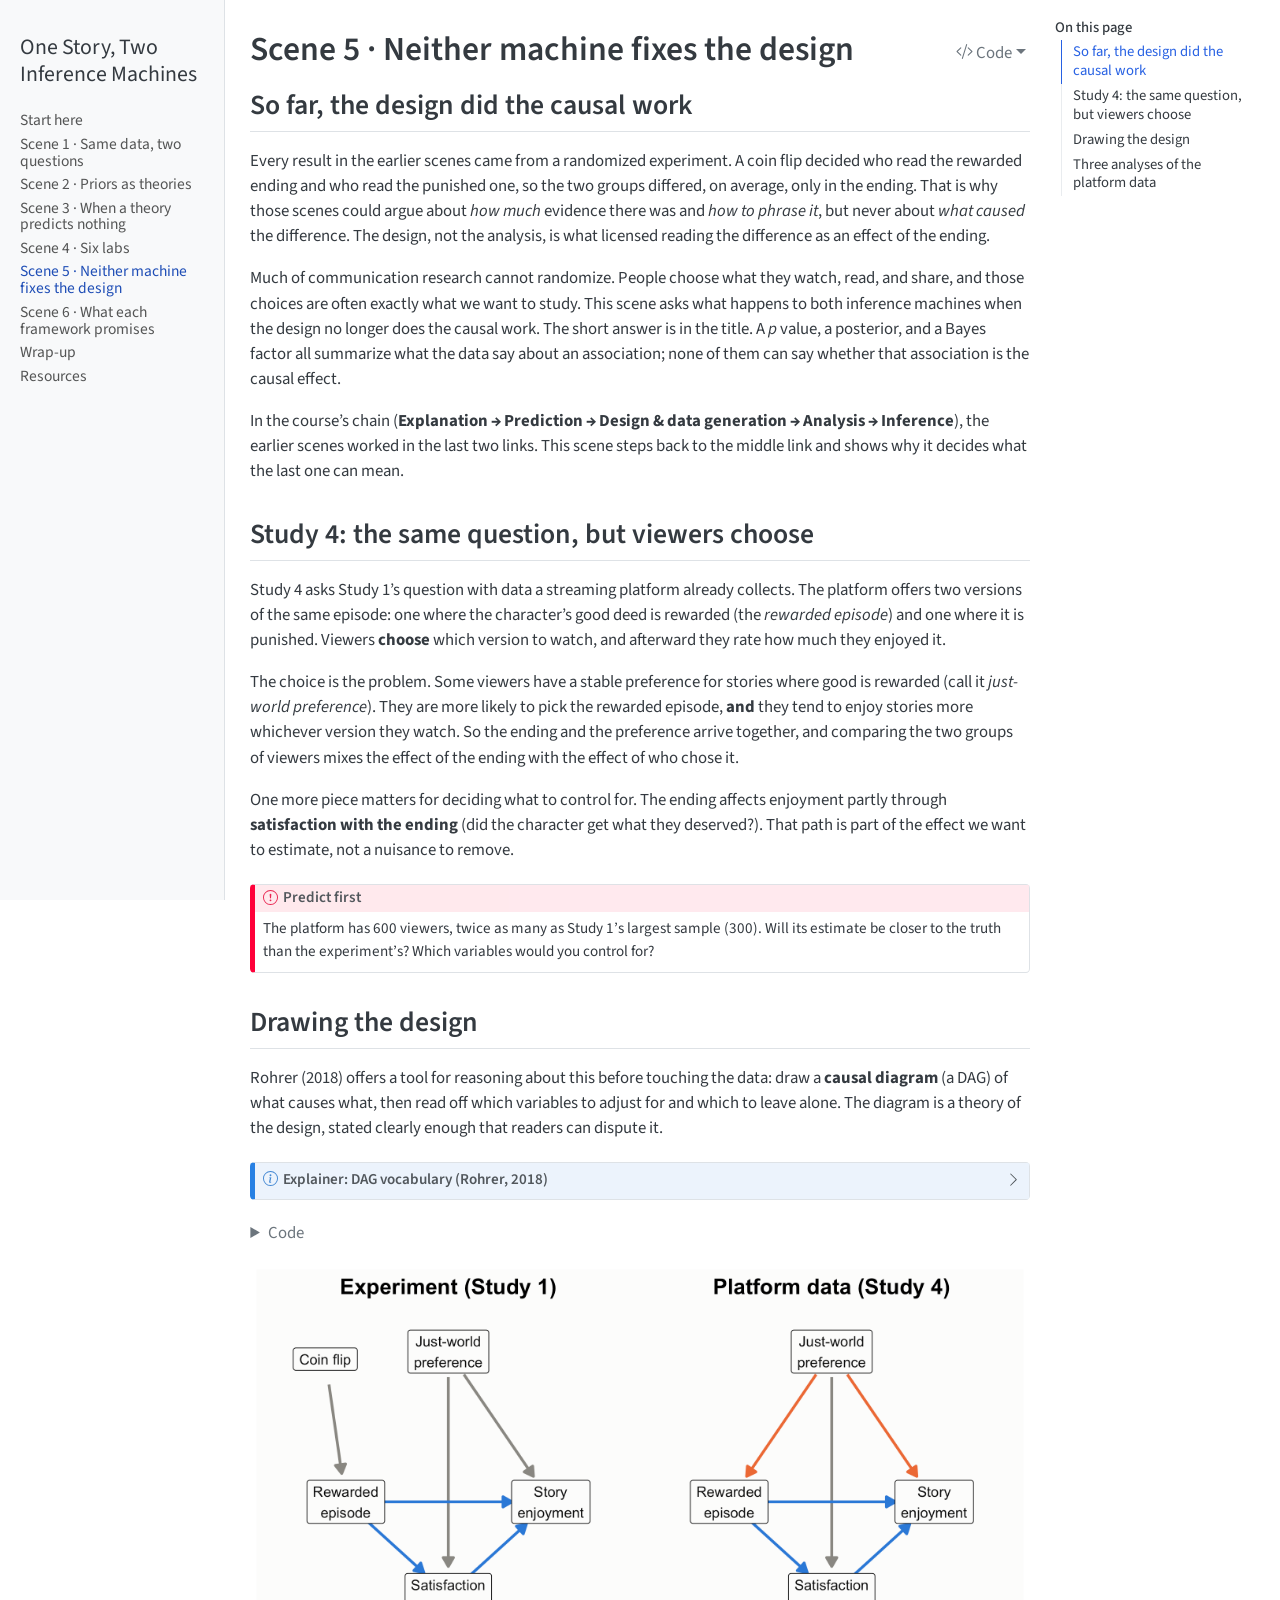
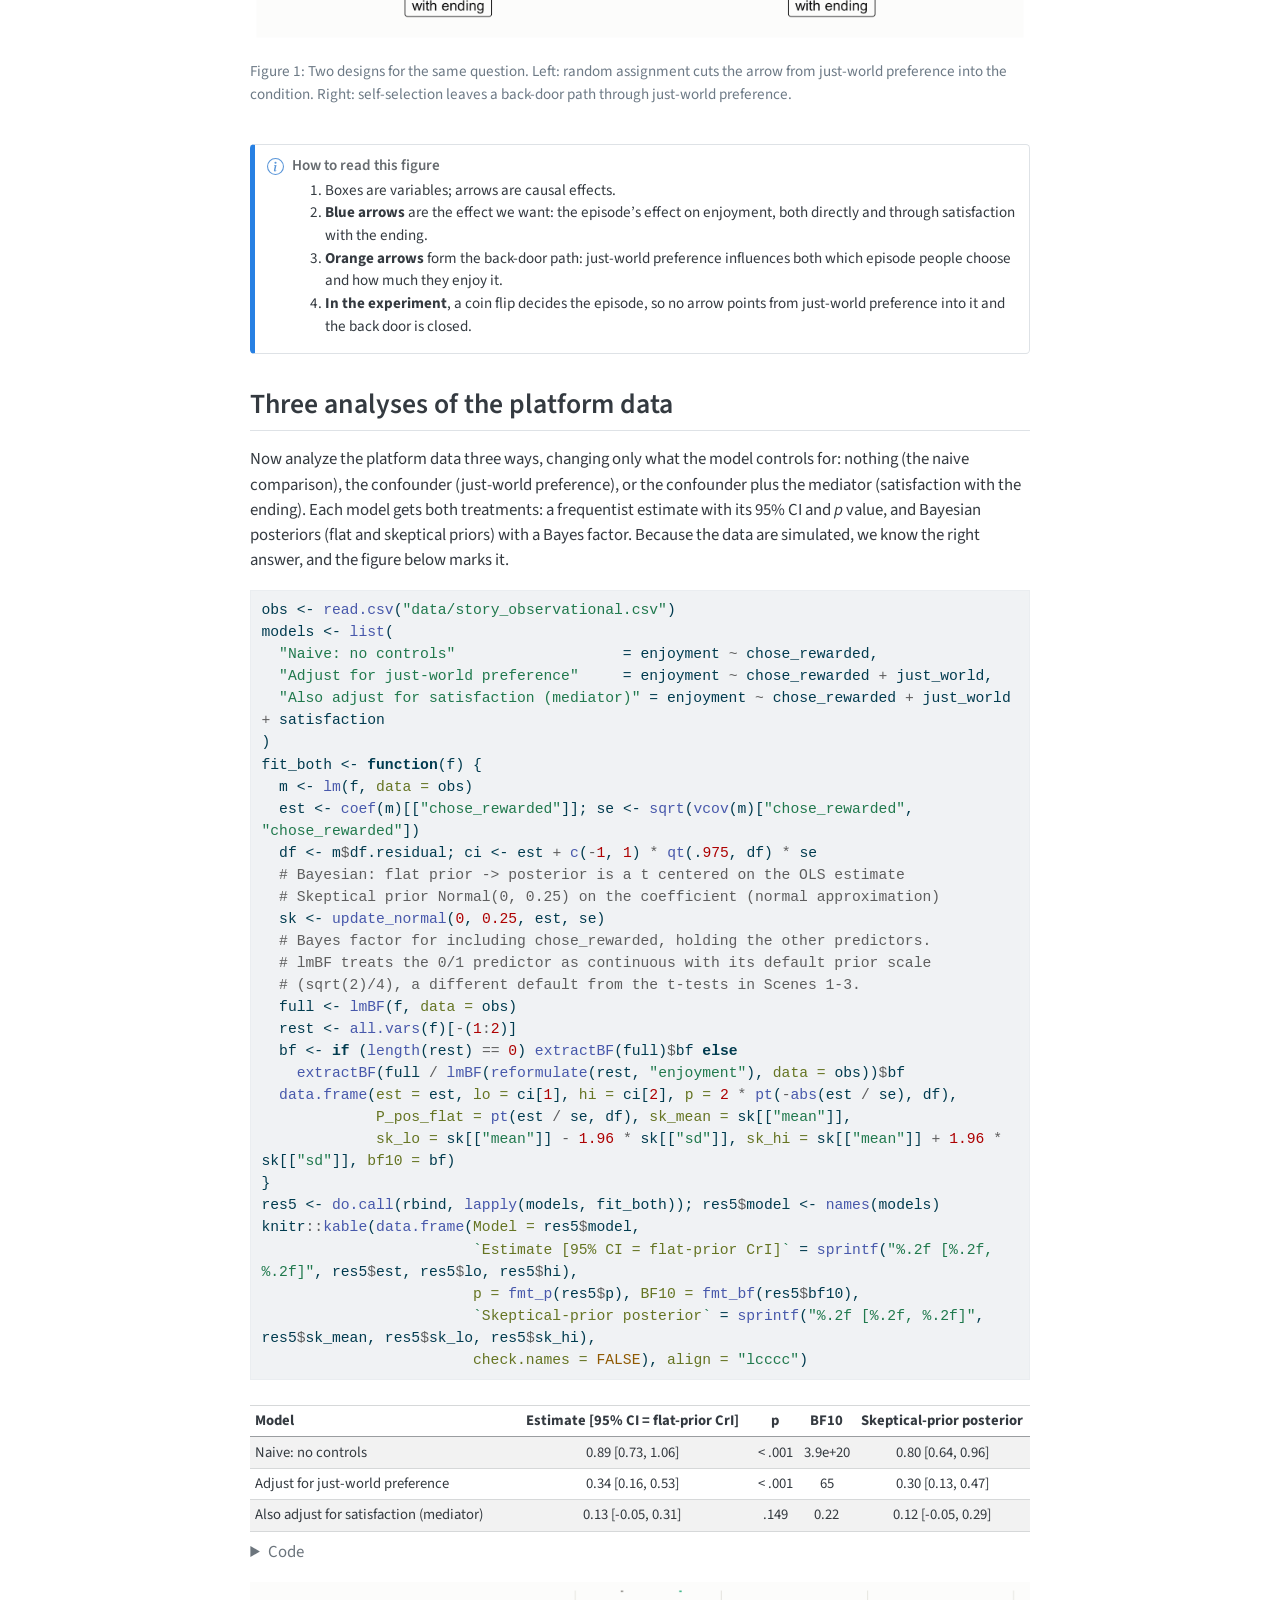
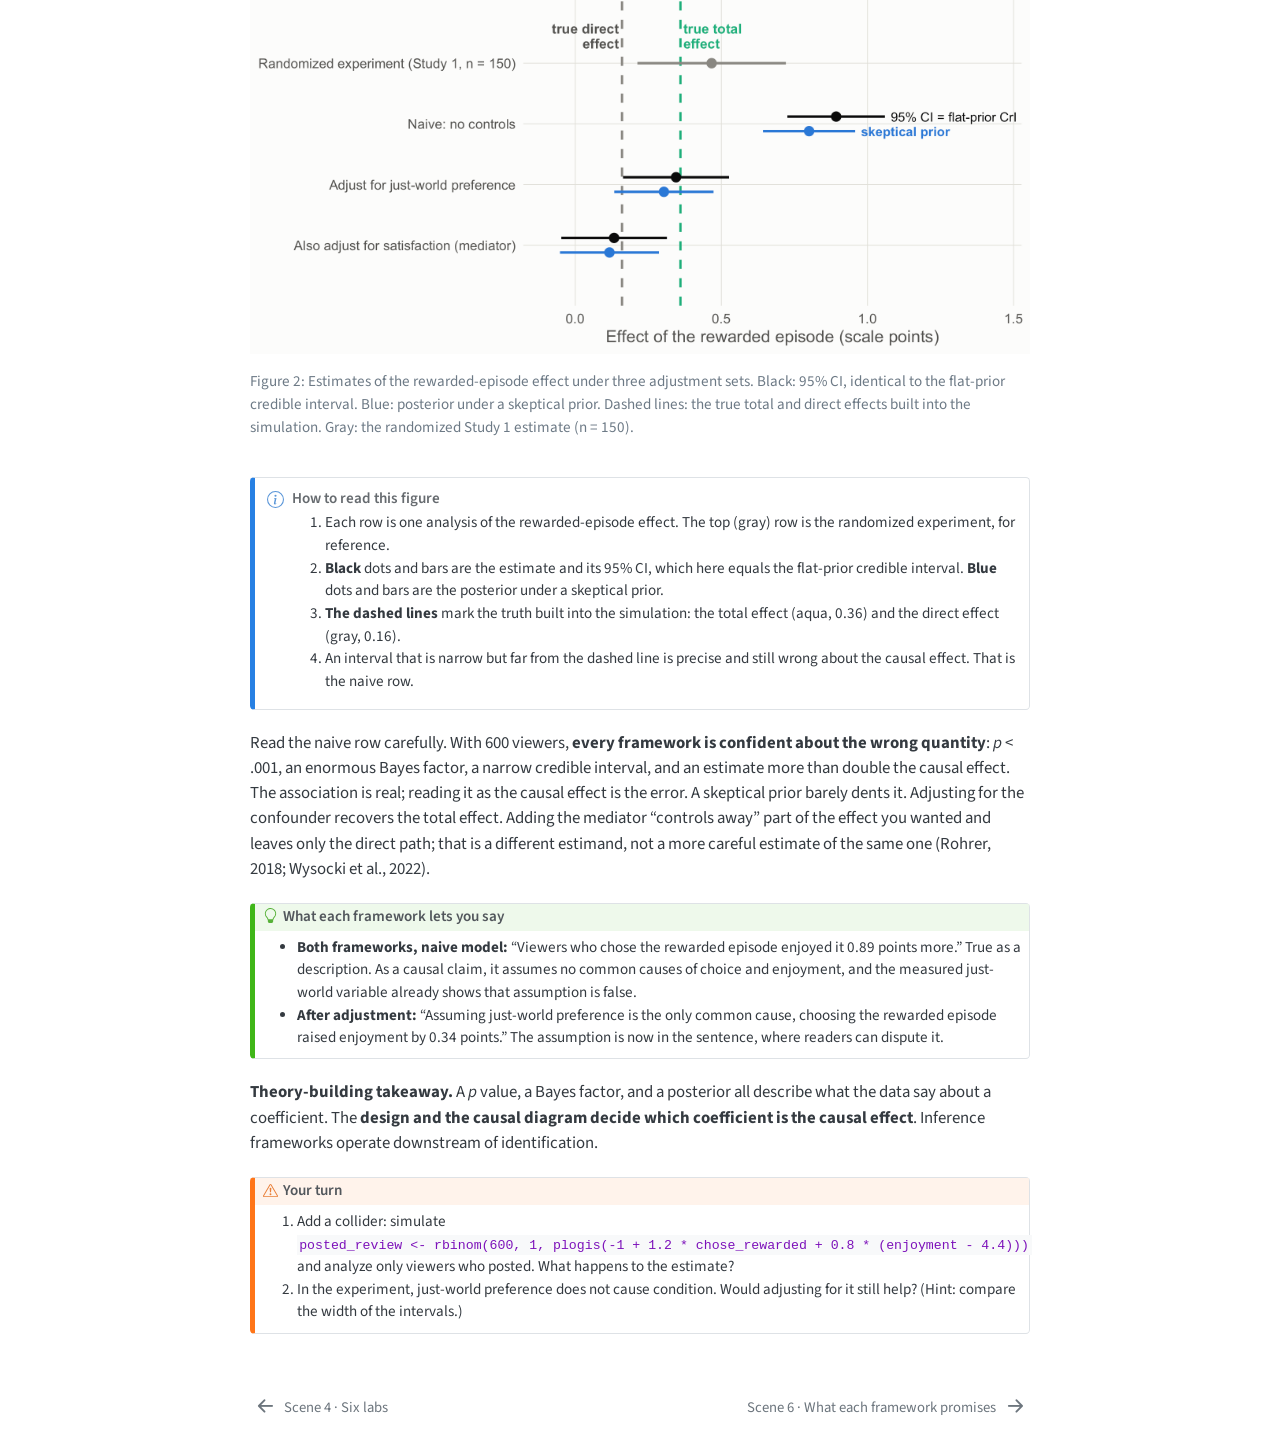
<file: docs/scene-5.html>
<!DOCTYPE html>
<html xmlns="http://www.w3.org/1999/xhtml" lang="en" xml:lang="en"><head>

<meta charset="utf-8">
<meta name="generator" content="quarto-1.6.40">

<meta name="viewport" content="width=device-width, initial-scale=1.0, user-scalable=yes">


<title>Scene 5 · Neither machine fixes the design – One Story, Two Inference Machines</title>
<style>
code{white-space: pre-wrap;}
span.smallcaps{font-variant: small-caps;}
div.columns{display: flex; gap: min(4vw, 1.5em);}
div.column{flex: auto; overflow-x: auto;}
div.hanging-indent{margin-left: 1.5em; text-indent: -1.5em;}
ul.task-list{list-style: none;}
ul.task-list li input[type="checkbox"] {
  width: 0.8em;
  margin: 0 0.8em 0.2em -1em; /* quarto-specific, see https://github.com/quarto-dev/quarto-cli/issues/4556 */ 
  vertical-align: middle;
}
/* CSS for syntax highlighting */
pre > code.sourceCode { white-space: pre; position: relative; }
pre > code.sourceCode > span { line-height: 1.25; }
pre > code.sourceCode > span:empty { height: 1.2em; }
.sourceCode { overflow: visible; }
code.sourceCode > span { color: inherit; text-decoration: inherit; }
div.sourceCode { margin: 1em 0; }
pre.sourceCode { margin: 0; }
@media screen {
div.sourceCode { overflow: auto; }
}
@media print {
pre > code.sourceCode { white-space: pre-wrap; }
pre > code.sourceCode > span { display: inline-block; text-indent: -5em; padding-left: 5em; }
}
pre.numberSource code
  { counter-reset: source-line 0; }
pre.numberSource code > span
  { position: relative; left: -4em; counter-increment: source-line; }
pre.numberSource code > span > a:first-child::before
  { content: counter(source-line);
    position: relative; left: -1em; text-align: right; vertical-align: baseline;
    border: none; display: inline-block;
    -webkit-touch-callout: none; -webkit-user-select: none;
    -khtml-user-select: none; -moz-user-select: none;
    -ms-user-select: none; user-select: none;
    padding: 0 4px; width: 4em;
  }
pre.numberSource { margin-left: 3em;  padding-left: 4px; }
div.sourceCode
  {   }
@media screen {
pre > code.sourceCode > span > a:first-child::before { text-decoration: underline; }
}
</style>


<script src="site_libs/quarto-nav/quarto-nav.js"></script>
<script src="site_libs/quarto-nav/headroom.min.js"></script>
<link href="./scene-6.html" rel="next">
<link href="./scene-4.html" rel="prev">
<script src="site_libs/clipboard/clipboard.min.js"></script>
<script src="site_libs/quarto-html/quarto.js"></script>
<script src="site_libs/quarto-html/popper.min.js"></script>
<script src="site_libs/quarto-html/tippy.umd.min.js"></script>
<script src="site_libs/quarto-html/anchor.min.js"></script>
<link href="site_libs/quarto-html/tippy.css" rel="stylesheet">
<link href="site_libs/quarto-html/quarto-syntax-highlighting-549806ee2085284f45b00abea8c6df48.css" rel="stylesheet" id="quarto-text-highlighting-styles">
<script src="site_libs/bootstrap/bootstrap.min.js"></script>
<link href="site_libs/bootstrap/bootstrap-icons.css" rel="stylesheet">
<link href="site_libs/bootstrap/bootstrap-f131de9aa1b8104d26dcf3e9d08923a9.min.css" rel="stylesheet" append-hash="true" id="quarto-bootstrap" data-mode="light">
<script id="quarto-search-options" type="application/json">{
  "language": {
    "search-no-results-text": "No results",
    "search-matching-documents-text": "matching documents",
    "search-copy-link-title": "Copy link to search",
    "search-hide-matches-text": "Hide additional matches",
    "search-more-match-text": "more match in this document",
    "search-more-matches-text": "more matches in this document",
    "search-clear-button-title": "Clear",
    "search-text-placeholder": "",
    "search-detached-cancel-button-title": "Cancel",
    "search-submit-button-title": "Submit",
    "search-label": "Search"
  }
}</script>


</head>

<body class="nav-sidebar docked">

<div id="quarto-search-results"></div>
  <header id="quarto-header" class="headroom fixed-top">
  <nav class="quarto-secondary-nav">
    <div class="container-fluid d-flex">
      <button type="button" class="quarto-btn-toggle btn" data-bs-toggle="collapse" role="button" data-bs-target=".quarto-sidebar-collapse-item" aria-controls="quarto-sidebar" aria-expanded="false" aria-label="Toggle sidebar navigation" onclick="if (window.quartoToggleHeadroom) { window.quartoToggleHeadroom(); }">
        <i class="bi bi-layout-text-sidebar-reverse"></i>
      </button>
        <nav class="quarto-page-breadcrumbs" aria-label="breadcrumb"><ol class="breadcrumb"><li class="breadcrumb-item"><a href="./scene-5.html">Scene 5 · Neither machine fixes the design</a></li></ol></nav>
        <a class="flex-grow-1" role="navigation" data-bs-toggle="collapse" data-bs-target=".quarto-sidebar-collapse-item" aria-controls="quarto-sidebar" aria-expanded="false" aria-label="Toggle sidebar navigation" onclick="if (window.quartoToggleHeadroom) { window.quartoToggleHeadroom(); }">      
        </a>
    </div>
  </nav>
</header>
<!-- content -->
<div id="quarto-content" class="quarto-container page-columns page-rows-contents page-layout-article">
<!-- sidebar -->
  <nav id="quarto-sidebar" class="sidebar collapse collapse-horizontal quarto-sidebar-collapse-item sidebar-navigation docked overflow-auto">
    <div class="pt-lg-2 mt-2 text-left sidebar-header">
    <div class="sidebar-title mb-0 py-0">
      <a href="./">One Story, Two Inference Machines</a> 
    </div>
      </div>
    <div class="sidebar-menu-container"> 
    <ul class="list-unstyled mt-1">
        <li class="sidebar-item">
  <div class="sidebar-item-container"> 
  <a href="./index.html" class="sidebar-item-text sidebar-link">
 <span class="menu-text">Start here</span></a>
  </div>
</li>
        <li class="sidebar-item">
  <div class="sidebar-item-container"> 
  <a href="./scene-1.html" class="sidebar-item-text sidebar-link">
 <span class="menu-text">Scene 1 · Same data, two questions</span></a>
  </div>
</li>
        <li class="sidebar-item">
  <div class="sidebar-item-container"> 
  <a href="./scene-2.html" class="sidebar-item-text sidebar-link">
 <span class="menu-text">Scene 2 · Priors as theories</span></a>
  </div>
</li>
        <li class="sidebar-item">
  <div class="sidebar-item-container"> 
  <a href="./scene-3.html" class="sidebar-item-text sidebar-link">
 <span class="menu-text">Scene 3 · When a theory predicts nothing</span></a>
  </div>
</li>
        <li class="sidebar-item">
  <div class="sidebar-item-container"> 
  <a href="./scene-4.html" class="sidebar-item-text sidebar-link">
 <span class="menu-text">Scene 4 · Six labs</span></a>
  </div>
</li>
        <li class="sidebar-item">
  <div class="sidebar-item-container"> 
  <a href="./scene-5.html" class="sidebar-item-text sidebar-link active">
 <span class="menu-text">Scene 5 · Neither machine fixes the design</span></a>
  </div>
</li>
        <li class="sidebar-item">
  <div class="sidebar-item-container"> 
  <a href="./scene-6.html" class="sidebar-item-text sidebar-link">
 <span class="menu-text">Scene 6 · What each framework promises</span></a>
  </div>
</li>
        <li class="sidebar-item">
  <div class="sidebar-item-container"> 
  <a href="./wrap-up.html" class="sidebar-item-text sidebar-link">
 <span class="menu-text">Wrap-up</span></a>
  </div>
</li>
        <li class="sidebar-item">
  <div class="sidebar-item-container"> 
  <a href="./resources.html" class="sidebar-item-text sidebar-link">
 <span class="menu-text">Resources</span></a>
  </div>
</li>
    </ul>
    </div>
</nav>
<div id="quarto-sidebar-glass" class="quarto-sidebar-collapse-item" data-bs-toggle="collapse" data-bs-target=".quarto-sidebar-collapse-item"></div>
<!-- margin-sidebar -->
    <div id="quarto-margin-sidebar" class="sidebar margin-sidebar">
        <nav id="TOC" role="doc-toc" class="toc-active">
    <h2 id="toc-title">On this page</h2>
   
  <ul class="collapse">
  <li><a href="#so-far-the-design-did-the-causal-work" id="toc-so-far-the-design-did-the-causal-work" class="nav-link active" data-scroll-target="#so-far-the-design-did-the-causal-work">So far, the design did the causal work</a></li>
  <li><a href="#study-4-the-same-question-but-viewers-choose" id="toc-study-4-the-same-question-but-viewers-choose" class="nav-link" data-scroll-target="#study-4-the-same-question-but-viewers-choose">Study 4: the same question, but viewers choose</a></li>
  <li><a href="#drawing-the-design" id="toc-drawing-the-design" class="nav-link" data-scroll-target="#drawing-the-design">Drawing the design</a></li>
  <li><a href="#three-analyses-of-the-platform-data" id="toc-three-analyses-of-the-platform-data" class="nav-link" data-scroll-target="#three-analyses-of-the-platform-data">Three analyses of the platform data</a></li>
  </ul>
</nav>
    </div>
<!-- main -->
<main class="content" id="quarto-document-content">

<header id="title-block-header" class="quarto-title-block default">
<div class="quarto-title">
<div class="quarto-title-block"><div><h1 class="title">Scene 5 · Neither machine fixes the design</h1><button type="button" class="btn code-tools-button dropdown-toggle" id="quarto-code-tools-menu" data-bs-toggle="dropdown" aria-expanded="false"><i class="bi"></i> Code</button><ul class="dropdown-menu dropdown-menu-end" aria-labelelledby="quarto-code-tools-menu"><li><a id="quarto-show-all-code" class="dropdown-item" href="javascript:void(0)" role="button">Show All Code</a></li><li><a id="quarto-hide-all-code" class="dropdown-item" href="javascript:void(0)" role="button">Hide All Code</a></li><li><hr class="dropdown-divider"></li><li><a id="quarto-view-source" class="dropdown-item" href="javascript:void(0)" role="button">View Source</a></li></ul></div></div>
</div>



<div class="quarto-title-meta">

    
  
    
  </div>
  


</header>


<section id="so-far-the-design-did-the-causal-work" class="level2">
<h2 class="anchored" data-anchor-id="so-far-the-design-did-the-causal-work">So far, the design did the causal work</h2>
<p>Every result in the earlier scenes came from a randomized experiment. A coin flip decided who read the rewarded ending and who read the punished one, so the two groups differed, on average, only in the ending. That is why those scenes could argue about <em>how much</em> evidence there was and <em>how to phrase it</em>, but never about <em>what caused</em> the difference. The design, not the analysis, is what licensed reading the difference as an effect of the ending.</p>
<p>Much of communication research cannot randomize. People choose what they watch, read, and share, and those choices are often exactly what we want to study. This scene asks what happens to both inference machines when the design no longer does the causal work. The short answer is in the title. A <em>p</em> value, a posterior, and a Bayes factor all summarize what the data say about an association; none of them can say whether that association is the causal effect.</p>
<p>In the course’s chain (<strong>Explanation → Prediction → Design &amp; data generation → Analysis → Inference</strong>), the earlier scenes worked in the last two links. This scene steps back to the middle link and shows why it decides what the last one can mean.</p>
</section>
<section id="study-4-the-same-question-but-viewers-choose" class="level2">
<h2 class="anchored" data-anchor-id="study-4-the-same-question-but-viewers-choose">Study 4: the same question, but viewers choose</h2>
<p>Study 4 asks Study 1’s question with data a streaming platform already collects. The platform offers two versions of the same episode: one where the character’s good deed is rewarded (the <em>rewarded episode</em>) and one where it is punished. Viewers <strong>choose</strong> which version to watch, and afterward they rate how much they enjoyed it.</p>
<p>The choice is the problem. Some viewers have a stable preference for stories where good is rewarded (call it <em>just-world preference</em>). They are more likely to pick the rewarded episode, <strong>and</strong> they tend to enjoy stories more whichever version they watch. So the ending and the preference arrive together, and comparing the two groups of viewers mixes the effect of the ending with the effect of who chose it.</p>
<p>One more piece matters for deciding what to control for. The ending affects enjoyment partly through <strong>satisfaction with the ending</strong> (did the character get what they deserved?). That path is part of the effect we want to estimate, not a nuisance to remove.</p>
<div class="callout callout-style-default callout-important callout-titled" title="Predict first">
<div class="callout-header d-flex align-content-center">
<div class="callout-icon-container">
<i class="callout-icon"></i>
</div>
<div class="callout-title-container flex-fill">
Predict first
</div>
</div>
<div class="callout-body-container callout-body">
<p>The platform has 600 viewers, twice as many as Study 1’s largest sample (300). Will its estimate be closer to the truth than the experiment’s? Which variables would you control for?</p>
</div>
</div>
</section>
<section id="drawing-the-design" class="level2">
<h2 class="anchored" data-anchor-id="drawing-the-design">Drawing the design</h2>
<p>Rohrer (2018) offers a tool for reasoning about this before touching the data: draw a <strong>causal diagram</strong> (a DAG) of what causes what, then read off which variables to adjust for and which to leave alone. The diagram is a theory of the design, stated clearly enough that readers can dispute it.</p>
<div class="callout callout-style-default callout-note callout-titled" title="Explainer: DAG vocabulary (Rohrer, 2018)">
<div class="callout-header d-flex align-content-center" data-bs-toggle="collapse" data-bs-target=".callout-2-contents" aria-controls="callout-2" aria-expanded="false" aria-label="Toggle callout">
<div class="callout-icon-container">
<i class="callout-icon"></i>
</div>
<div class="callout-title-container flex-fill">
Explainer: DAG vocabulary (Rohrer, 2018)
</div>
<div class="callout-btn-toggle d-inline-block border-0 py-1 ps-1 pe-0 float-end"><i class="callout-toggle"></i></div>
</div>
<div id="callout-2" class="callout-2-contents callout-collapse collapse">
<div class="callout-body-container callout-body">
<ul>
<li><strong>DAG (directed acyclic graph):</strong> a diagram of assumed causal relationships. Arrows point from cause to effect, and no path loops back on itself.</li>
<li><strong>Confounder:</strong> a common cause of the exposure and the outcome (here, just-world preference). It creates a non-causal association, a <strong>back-door path</strong>, that has to be blocked, for example by adjusting for the confounder.</li>
<li><strong>Mediator:</strong> a variable on the causal path from exposure to outcome (here, satisfaction with the ending). Adjusting for it removes part of the effect you are trying to estimate.</li>
<li><strong>Collider:</strong> a variable caused by two others. Adjusting for it, or selecting on it, creates a spurious association. Your turn question 1 explores this.</li>
<li><strong>Estimand:</strong> the quantity you are trying to estimate. The <strong>total effect</strong> includes every path from exposure to outcome; the <strong>direct effect</strong> excludes the path through the mediator.</li>
</ul>
</div>
</div>
</div>
<div class="cell" data-layout-align="center">
<details class="code-fold">
<summary>Code</summary>
<div class="sourceCode cell-code" id="cb1"><pre class="sourceCode r code-with-copy"><code class="sourceCode r"><span id="cb1-1"><a href="#cb1-1" aria-hidden="true" tabindex="-1"></a>draw_dag <span class="ot">&lt;-</span> <span class="cf">function</span>(nodes, edges, title) {</span>
<span id="cb1-2"><a href="#cb1-2" aria-hidden="true" tabindex="-1"></a>  e <span class="ot">&lt;-</span> <span class="fu">merge</span>(<span class="fu">merge</span>(edges, nodes, <span class="at">by.x =</span> <span class="st">"from"</span>, <span class="at">by.y =</span> <span class="st">"id"</span>), nodes, <span class="at">by.x =</span> <span class="st">"to"</span>, <span class="at">by.y =</span> <span class="st">"id"</span>, <span class="at">suffixes =</span> <span class="fu">c</span>(<span class="st">""</span>, <span class="st">"_to"</span>))</span>
<span id="cb1-3"><a href="#cb1-3" aria-hidden="true" tabindex="-1"></a>  shrink <span class="ot">&lt;-</span> <span class="cf">function</span>(x0, y0, x1, y1, <span class="at">a =</span> <span class="fl">0.17</span>, <span class="at">b =</span> <span class="fl">0.19</span>) {</span>
<span id="cb1-4"><a href="#cb1-4" aria-hidden="true" tabindex="-1"></a>    dx <span class="ot">&lt;-</span> x1 <span class="sc">-</span> x0; dy <span class="ot">&lt;-</span> y1 <span class="sc">-</span> y0; L <span class="ot">&lt;-</span> <span class="fu">sqrt</span>(dx<span class="sc">^</span><span class="dv">2</span> <span class="sc">+</span> dy<span class="sc">^</span><span class="dv">2</span>)</span>
<span id="cb1-5"><a href="#cb1-5" aria-hidden="true" tabindex="-1"></a>    <span class="fu">data.frame</span>(<span class="at">sx =</span> x0 <span class="sc">+</span> dx <span class="sc">*</span> a <span class="sc">/</span> L, <span class="at">sy =</span> y0 <span class="sc">+</span> dy <span class="sc">*</span> a <span class="sc">/</span> L, <span class="at">ex =</span> x1 <span class="sc">-</span> dx <span class="sc">*</span> b <span class="sc">/</span> L, <span class="at">ey =</span> y1 <span class="sc">-</span> dy <span class="sc">*</span> b <span class="sc">/</span> L)</span>
<span id="cb1-6"><a href="#cb1-6" aria-hidden="true" tabindex="-1"></a>  }</span>
<span id="cb1-7"><a href="#cb1-7" aria-hidden="true" tabindex="-1"></a>  seg <span class="ot">&lt;-</span> <span class="fu">cbind</span>(e, <span class="fu">shrink</span>(e<span class="sc">$</span>x, e<span class="sc">$</span>y, e<span class="sc">$</span>x_to, e<span class="sc">$</span>y_to))</span>
<span id="cb1-8"><a href="#cb1-8" aria-hidden="true" tabindex="-1"></a>  <span class="fu">ggplot</span>() <span class="sc">+</span></span>
<span id="cb1-9"><a href="#cb1-9" aria-hidden="true" tabindex="-1"></a>    <span class="fu">geom_segment</span>(<span class="at">data =</span> seg, <span class="fu">aes</span>(<span class="at">x =</span> sx, <span class="at">y =</span> sy, <span class="at">xend =</span> ex, <span class="at">yend =</span> ey, <span class="at">color =</span> type), <span class="at">linewidth =</span> <span class="fl">1.1</span>,</span>
<span id="cb1-10"><a href="#cb1-10" aria-hidden="true" tabindex="-1"></a>                 <span class="at">arrow =</span> <span class="fu">arrow</span>(<span class="at">length =</span> <span class="fu">unit</span>(<span class="fl">0.3</span>, <span class="st">"cm"</span>), <span class="at">type =</span> <span class="st">"closed"</span>)) <span class="sc">+</span></span>
<span id="cb1-11"><a href="#cb1-11" aria-hidden="true" tabindex="-1"></a>    <span class="fu">geom_label</span>(<span class="at">data =</span> nodes, <span class="fu">aes</span>(x, y, <span class="at">label =</span> label), <span class="at">size =</span> <span class="fl">4.2</span>, <span class="at">label.size =</span> <span class="fl">0.3</span>,</span>
<span id="cb1-12"><a href="#cb1-12" aria-hidden="true" tabindex="-1"></a>               <span class="at">label.padding =</span> <span class="fu">unit</span>(<span class="fl">0.35</span>, <span class="st">"lines"</span>), <span class="at">fill =</span> <span class="st">"#fcfcfb"</span>, <span class="at">color =</span> pal[[<span class="st">"ink"</span>]]) <span class="sc">+</span></span>
<span id="cb1-13"><a href="#cb1-13" aria-hidden="true" tabindex="-1"></a>    <span class="fu">scale_color_manual</span>(<span class="at">values =</span> <span class="fu">c</span>(<span class="at">causal =</span> pal[[<span class="st">"blue"</span>]], <span class="at">confound =</span> pal[[<span class="st">"orange"</span>]], <span class="at">other =</span> pal[[<span class="st">"gray"</span>]])) <span class="sc">+</span></span>
<span id="cb1-14"><a href="#cb1-14" aria-hidden="true" tabindex="-1"></a>    <span class="fu">coord_cartesian</span>(<span class="at">xlim =</span> <span class="fu">c</span>(<span class="sc">-</span><span class="fl">0.35</span>, <span class="fl">1.35</span>), <span class="at">ylim =</span> <span class="fu">c</span>(<span class="sc">-</span><span class="fl">0.8</span>, <span class="fl">1.25</span>)) <span class="sc">+</span></span>
<span id="cb1-15"><a href="#cb1-15" aria-hidden="true" tabindex="-1"></a>    <span class="fu">labs</span>(<span class="at">title =</span> title) <span class="sc">+</span> <span class="fu">theme_void</span>(<span class="at">base_size =</span> <span class="dv">15</span>) <span class="sc">+</span></span>
<span id="cb1-16"><a href="#cb1-16" aria-hidden="true" tabindex="-1"></a>    <span class="fu">theme</span>(<span class="at">legend.position =</span> <span class="st">"none"</span>, <span class="at">plot.title =</span> <span class="fu">element_text</span>(<span class="at">face =</span> <span class="st">"bold"</span>, <span class="at">hjust =</span> <span class="fl">0.5</span>),</span>
<span id="cb1-17"><a href="#cb1-17" aria-hidden="true" tabindex="-1"></a>          <span class="at">plot.background =</span> <span class="fu">element_rect</span>(<span class="at">fill =</span> <span class="st">"#fcfcfb"</span>, <span class="at">color =</span> <span class="cn">NA</span>))</span>
<span id="cb1-18"><a href="#cb1-18" aria-hidden="true" tabindex="-1"></a>}</span>
<span id="cb1-19"><a href="#cb1-19" aria-hidden="true" tabindex="-1"></a>nodes <span class="ot">&lt;-</span> <span class="fu">data.frame</span>(<span class="at">id =</span> <span class="fu">c</span>(<span class="st">"jw"</span>, <span class="st">"x"</span>, <span class="st">"y"</span>, <span class="st">"m"</span>, <span class="st">"coin"</span>),</span>
<span id="cb1-20"><a href="#cb1-20" aria-hidden="true" tabindex="-1"></a>                    <span class="at">label =</span> <span class="fu">c</span>(<span class="st">"Just-world</span><span class="sc">\n</span><span class="st">preference"</span>, <span class="st">"Rewarded</span><span class="sc">\n</span><span class="st">episode"</span>, <span class="st">"Story</span><span class="sc">\n</span><span class="st">enjoyment"</span>, <span class="st">"Satisfaction</span><span class="sc">\n</span><span class="st">with ending"</span>, <span class="st">"Coin flip"</span>),</span>
<span id="cb1-21"><a href="#cb1-21" aria-hidden="true" tabindex="-1"></a>                    <span class="at">x =</span> <span class="fu">c</span>(<span class="fl">0.5</span>, <span class="dv">0</span>, <span class="dv">1</span>, <span class="fl">0.5</span>, <span class="sc">-</span><span class="fl">0.1</span>), <span class="at">y =</span> <span class="fu">c</span>(<span class="dv">1</span>, <span class="dv">0</span>, <span class="dv">0</span>, <span class="sc">-</span><span class="fl">0.62</span>, <span class="fl">0.95</span>))</span>
<span id="cb1-22"><a href="#cb1-22" aria-hidden="true" tabindex="-1"></a>exp_edges <span class="ot">&lt;-</span> <span class="fu">data.frame</span>(<span class="at">from =</span> <span class="fu">c</span>(<span class="st">"coin"</span>, <span class="st">"jw"</span>, <span class="st">"jw"</span>, <span class="st">"x"</span>, <span class="st">"x"</span>, <span class="st">"m"</span>), <span class="at">to =</span> <span class="fu">c</span>(<span class="st">"x"</span>, <span class="st">"y"</span>, <span class="st">"m"</span>, <span class="st">"y"</span>, <span class="st">"m"</span>, <span class="st">"y"</span>),</span>
<span id="cb1-23"><a href="#cb1-23" aria-hidden="true" tabindex="-1"></a>                        <span class="at">type =</span> <span class="fu">c</span>(<span class="st">"other"</span>, <span class="st">"other"</span>, <span class="st">"other"</span>, <span class="st">"causal"</span>, <span class="st">"causal"</span>, <span class="st">"causal"</span>))</span>
<span id="cb1-24"><a href="#cb1-24" aria-hidden="true" tabindex="-1"></a>obs_edges <span class="ot">&lt;-</span> <span class="fu">data.frame</span>(<span class="at">from =</span> <span class="fu">c</span>(<span class="st">"jw"</span>, <span class="st">"jw"</span>, <span class="st">"jw"</span>, <span class="st">"x"</span>, <span class="st">"x"</span>, <span class="st">"m"</span>), <span class="at">to =</span> <span class="fu">c</span>(<span class="st">"x"</span>, <span class="st">"y"</span>, <span class="st">"m"</span>, <span class="st">"y"</span>, <span class="st">"m"</span>, <span class="st">"y"</span>),</span>
<span id="cb1-25"><a href="#cb1-25" aria-hidden="true" tabindex="-1"></a>                        <span class="at">type =</span> <span class="fu">c</span>(<span class="st">"confound"</span>, <span class="st">"confound"</span>, <span class="st">"other"</span>, <span class="st">"causal"</span>, <span class="st">"causal"</span>, <span class="st">"causal"</span>))</span>
<span id="cb1-26"><a href="#cb1-26" aria-hidden="true" tabindex="-1"></a><span class="fu">draw_dag</span>(nodes, exp_edges, <span class="st">"Experiment (Study 1)"</span>) <span class="sc">+</span></span>
<span id="cb1-27"><a href="#cb1-27" aria-hidden="true" tabindex="-1"></a>  <span class="fu">draw_dag</span>(nodes[nodes<span class="sc">$</span>id <span class="sc">!=</span> <span class="st">"coin"</span>, ], obs_edges, <span class="st">"Platform data (Study 4)"</span>)</span></code><button title="Copy to Clipboard" class="code-copy-button"><i class="bi"></i></button></pre></div>
</details>
<div class="cell-output-display">
<div id="fig-dag" class="quarto-float quarto-figure quarto-figure-center anchored" data-fig-align="center">
<figure class="quarto-float quarto-float-fig figure">
<div aria-describedby="fig-dag-caption-0ceaefa1-69ba-4598-a22c-09a6ac19f8ca">
<img src="scene-5_files/figure-html/fig-dag-1.png" class="img-fluid quarto-figure quarto-figure-center figure-img" width="990">
</div>
<figcaption class="quarto-float-caption-bottom quarto-float-caption quarto-float-fig" id="fig-dag-caption-0ceaefa1-69ba-4598-a22c-09a6ac19f8ca">
Figure&nbsp;1: Two designs for the same question. Left: random assignment cuts the arrow from just-world preference into the condition. Right: self-selection leaves a back-door path through just-world preference.
</figcaption>
</figure>
</div>
</div>
</div>
<div class="callout callout-style-simple callout-note callout-titled" title="How to read this figure">
<div class="callout-header d-flex align-content-center">
<div class="callout-icon-container">
<i class="callout-icon"></i>
</div>
<div class="callout-title-container flex-fill">
How to read this figure
</div>
</div>
<div class="callout-body-container callout-body">
<ol type="1">
<li>Boxes are variables; arrows are causal effects.</li>
<li><strong>Blue arrows</strong> are the effect we want: the episode’s effect on enjoyment, both directly and through satisfaction with the ending.</li>
<li><strong>Orange arrows</strong> form the back-door path: just-world preference influences both which episode people choose and how much they enjoy it.</li>
<li><strong>In the experiment</strong>, a coin flip decides the episode, so no arrow points from just-world preference into it and the back door is closed.</li>
</ol>
</div>
</div>
</section>
<section id="three-analyses-of-the-platform-data" class="level2">
<h2 class="anchored" data-anchor-id="three-analyses-of-the-platform-data">Three analyses of the platform data</h2>
<p>Now analyze the platform data three ways, changing only what the model controls for: nothing (the naive comparison), the confounder (just-world preference), or the confounder plus the mediator (satisfaction with the ending). Each model gets both treatments: a frequentist estimate with its 95% CI and <em>p</em> value, and Bayesian posteriors (flat and skeptical priors) with a Bayes factor. Because the data are simulated, we know the right answer, and the figure below marks it.</p>
<div class="cell" data-layout-align="center">
<div class="sourceCode cell-code" id="cb2"><pre class="sourceCode r code-with-copy"><code class="sourceCode r"><span id="cb2-1"><a href="#cb2-1" aria-hidden="true" tabindex="-1"></a>obs <span class="ot">&lt;-</span> <span class="fu">read.csv</span>(<span class="st">"data/story_observational.csv"</span>)</span>
<span id="cb2-2"><a href="#cb2-2" aria-hidden="true" tabindex="-1"></a>models <span class="ot">&lt;-</span> <span class="fu">list</span>(</span>
<span id="cb2-3"><a href="#cb2-3" aria-hidden="true" tabindex="-1"></a>  <span class="st">"Naive: no controls"</span>                   <span class="ot">=</span> enjoyment <span class="sc">~</span> chose_rewarded,</span>
<span id="cb2-4"><a href="#cb2-4" aria-hidden="true" tabindex="-1"></a>  <span class="st">"Adjust for just-world preference"</span>     <span class="ot">=</span> enjoyment <span class="sc">~</span> chose_rewarded <span class="sc">+</span> just_world,</span>
<span id="cb2-5"><a href="#cb2-5" aria-hidden="true" tabindex="-1"></a>  <span class="st">"Also adjust for satisfaction (mediator)"</span> <span class="ot">=</span> enjoyment <span class="sc">~</span> chose_rewarded <span class="sc">+</span> just_world <span class="sc">+</span> satisfaction</span>
<span id="cb2-6"><a href="#cb2-6" aria-hidden="true" tabindex="-1"></a>)</span>
<span id="cb2-7"><a href="#cb2-7" aria-hidden="true" tabindex="-1"></a>fit_both <span class="ot">&lt;-</span> <span class="cf">function</span>(f) {</span>
<span id="cb2-8"><a href="#cb2-8" aria-hidden="true" tabindex="-1"></a>  m <span class="ot">&lt;-</span> <span class="fu">lm</span>(f, <span class="at">data =</span> obs)</span>
<span id="cb2-9"><a href="#cb2-9" aria-hidden="true" tabindex="-1"></a>  est <span class="ot">&lt;-</span> <span class="fu">coef</span>(m)[[<span class="st">"chose_rewarded"</span>]]; se <span class="ot">&lt;-</span> <span class="fu">sqrt</span>(<span class="fu">vcov</span>(m)[<span class="st">"chose_rewarded"</span>, <span class="st">"chose_rewarded"</span>])</span>
<span id="cb2-10"><a href="#cb2-10" aria-hidden="true" tabindex="-1"></a>  df <span class="ot">&lt;-</span> m<span class="sc">$</span>df.residual; ci <span class="ot">&lt;-</span> est <span class="sc">+</span> <span class="fu">c</span>(<span class="sc">-</span><span class="dv">1</span>, <span class="dv">1</span>) <span class="sc">*</span> <span class="fu">qt</span>(.<span class="dv">975</span>, df) <span class="sc">*</span> se</span>
<span id="cb2-11"><a href="#cb2-11" aria-hidden="true" tabindex="-1"></a>  <span class="co"># Bayesian: flat prior -&gt; posterior is a t centered on the OLS estimate</span></span>
<span id="cb2-12"><a href="#cb2-12" aria-hidden="true" tabindex="-1"></a>  <span class="co"># Skeptical prior Normal(0, 0.25) on the coefficient (normal approximation)</span></span>
<span id="cb2-13"><a href="#cb2-13" aria-hidden="true" tabindex="-1"></a>  sk <span class="ot">&lt;-</span> <span class="fu">update_normal</span>(<span class="dv">0</span>, <span class="fl">0.25</span>, est, se)</span>
<span id="cb2-14"><a href="#cb2-14" aria-hidden="true" tabindex="-1"></a>  <span class="co"># Bayes factor for including chose_rewarded, holding the other predictors.</span></span>
<span id="cb2-15"><a href="#cb2-15" aria-hidden="true" tabindex="-1"></a>  <span class="co"># lmBF treats the 0/1 predictor as continuous with its default prior scale</span></span>
<span id="cb2-16"><a href="#cb2-16" aria-hidden="true" tabindex="-1"></a>  <span class="co"># (sqrt(2)/4), a different default from the t-tests in Scenes 1-3.</span></span>
<span id="cb2-17"><a href="#cb2-17" aria-hidden="true" tabindex="-1"></a>  full <span class="ot">&lt;-</span> <span class="fu">lmBF</span>(f, <span class="at">data =</span> obs)</span>
<span id="cb2-18"><a href="#cb2-18" aria-hidden="true" tabindex="-1"></a>  rest <span class="ot">&lt;-</span> <span class="fu">all.vars</span>(f)[<span class="sc">-</span>(<span class="dv">1</span><span class="sc">:</span><span class="dv">2</span>)]</span>
<span id="cb2-19"><a href="#cb2-19" aria-hidden="true" tabindex="-1"></a>  bf <span class="ot">&lt;-</span> <span class="cf">if</span> (<span class="fu">length</span>(rest) <span class="sc">==</span> <span class="dv">0</span>) <span class="fu">extractBF</span>(full)<span class="sc">$</span>bf <span class="cf">else</span></span>
<span id="cb2-20"><a href="#cb2-20" aria-hidden="true" tabindex="-1"></a>    <span class="fu">extractBF</span>(full <span class="sc">/</span> <span class="fu">lmBF</span>(<span class="fu">reformulate</span>(rest, <span class="st">"enjoyment"</span>), <span class="at">data =</span> obs))<span class="sc">$</span>bf</span>
<span id="cb2-21"><a href="#cb2-21" aria-hidden="true" tabindex="-1"></a>  <span class="fu">data.frame</span>(<span class="at">est =</span> est, <span class="at">lo =</span> ci[<span class="dv">1</span>], <span class="at">hi =</span> ci[<span class="dv">2</span>], <span class="at">p =</span> <span class="dv">2</span> <span class="sc">*</span> <span class="fu">pt</span>(<span class="sc">-</span><span class="fu">abs</span>(est <span class="sc">/</span> se), df),</span>
<span id="cb2-22"><a href="#cb2-22" aria-hidden="true" tabindex="-1"></a>             <span class="at">P_pos_flat =</span> <span class="fu">pt</span>(est <span class="sc">/</span> se, df), <span class="at">sk_mean =</span> sk[[<span class="st">"mean"</span>]],</span>
<span id="cb2-23"><a href="#cb2-23" aria-hidden="true" tabindex="-1"></a>             <span class="at">sk_lo =</span> sk[[<span class="st">"mean"</span>]] <span class="sc">-</span> <span class="fl">1.96</span> <span class="sc">*</span> sk[[<span class="st">"sd"</span>]], <span class="at">sk_hi =</span> sk[[<span class="st">"mean"</span>]] <span class="sc">+</span> <span class="fl">1.96</span> <span class="sc">*</span> sk[[<span class="st">"sd"</span>]], <span class="at">bf10 =</span> bf)</span>
<span id="cb2-24"><a href="#cb2-24" aria-hidden="true" tabindex="-1"></a>}</span>
<span id="cb2-25"><a href="#cb2-25" aria-hidden="true" tabindex="-1"></a>res5 <span class="ot">&lt;-</span> <span class="fu">do.call</span>(rbind, <span class="fu">lapply</span>(models, fit_both)); res5<span class="sc">$</span>model <span class="ot">&lt;-</span> <span class="fu">names</span>(models)</span>
<span id="cb2-26"><a href="#cb2-26" aria-hidden="true" tabindex="-1"></a>knitr<span class="sc">::</span><span class="fu">kable</span>(<span class="fu">data.frame</span>(<span class="at">Model =</span> res5<span class="sc">$</span>model,</span>
<span id="cb2-27"><a href="#cb2-27" aria-hidden="true" tabindex="-1"></a>                        <span class="st">`</span><span class="at">Estimate [95% CI = flat-prior CrI]</span><span class="st">`</span> <span class="ot">=</span> <span class="fu">sprintf</span>(<span class="st">"%.2f [%.2f, %.2f]"</span>, res5<span class="sc">$</span>est, res5<span class="sc">$</span>lo, res5<span class="sc">$</span>hi),</span>
<span id="cb2-28"><a href="#cb2-28" aria-hidden="true" tabindex="-1"></a>                        <span class="at">p =</span> <span class="fu">fmt_p</span>(res5<span class="sc">$</span>p), <span class="at">BF10 =</span> <span class="fu">fmt_bf</span>(res5<span class="sc">$</span>bf10),</span>
<span id="cb2-29"><a href="#cb2-29" aria-hidden="true" tabindex="-1"></a>                        <span class="st">`</span><span class="at">Skeptical-prior posterior</span><span class="st">`</span> <span class="ot">=</span> <span class="fu">sprintf</span>(<span class="st">"%.2f [%.2f, %.2f]"</span>, res5<span class="sc">$</span>sk_mean, res5<span class="sc">$</span>sk_lo, res5<span class="sc">$</span>sk_hi),</span>
<span id="cb2-30"><a href="#cb2-30" aria-hidden="true" tabindex="-1"></a>                        <span class="at">check.names =</span> <span class="cn">FALSE</span>), <span class="at">align =</span> <span class="st">"lcccc"</span>)</span></code><button title="Copy to Clipboard" class="code-copy-button"><i class="bi"></i></button></pre></div>
<div class="cell-output-display">
<table class="caption-top table table-sm table-striped small">
<colgroup>
<col style="width: 33%">
<col style="width: 30%">
<col style="width: 6%">
<col style="width: 7%">
<col style="width: 22%">
</colgroup>
<thead>
<tr class="header">
<th style="text-align: left;">Model</th>
<th style="text-align: center;">Estimate [95% CI = flat-prior CrI]</th>
<th style="text-align: center;">p</th>
<th style="text-align: center;">BF10</th>
<th style="text-align: center;">Skeptical-prior posterior</th>
</tr>
</thead>
<tbody>
<tr class="odd">
<td style="text-align: left;">Naive: no controls</td>
<td style="text-align: center;">0.89 [0.73, 1.06]</td>
<td style="text-align: center;">&lt; .001</td>
<td style="text-align: center;">3.9e+20</td>
<td style="text-align: center;">0.80 [0.64, 0.96]</td>
</tr>
<tr class="even">
<td style="text-align: left;">Adjust for just-world preference</td>
<td style="text-align: center;">0.34 [0.16, 0.53]</td>
<td style="text-align: center;">&lt; .001</td>
<td style="text-align: center;">65</td>
<td style="text-align: center;">0.30 [0.13, 0.47]</td>
</tr>
<tr class="odd">
<td style="text-align: left;">Also adjust for satisfaction (mediator)</td>
<td style="text-align: center;">0.13 [-0.05, 0.31]</td>
<td style="text-align: center;">.149</td>
<td style="text-align: center;">0.22</td>
<td style="text-align: center;">0.12 [-0.05, 0.29]</td>
</tr>
</tbody>
</table>
</div>
</div>
<div class="cell" data-layout-align="center">
<details class="code-fold">
<summary>Code</summary>
<div class="sourceCode cell-code" id="cb3"><pre class="sourceCode r code-with-copy"><code class="sourceCode r"><span id="cb3-1"><a href="#cb3-1" aria-hidden="true" tabindex="-1"></a>s150 <span class="ot">&lt;-</span> <span class="fu">two_group</span>(<span class="fu">read.csv</span>(<span class="st">"data/story_n150.csv"</span>))   <span class="co"># the randomized experiment, for comparison</span></span>
<span id="cb3-2"><a href="#cb3-2" aria-hidden="true" tabindex="-1"></a>cp <span class="ot">&lt;-</span> res5; cp<span class="sc">$</span>model <span class="ot">&lt;-</span> <span class="fu">factor</span>(cp<span class="sc">$</span>model, <span class="at">levels =</span> <span class="fu">rev</span>(<span class="fu">names</span>(models)))</span>
<span id="cb3-3"><a href="#cb3-3" aria-hidden="true" tabindex="-1"></a>exp_row <span class="ot">&lt;-</span> <span class="fu">data.frame</span>(<span class="at">model =</span> <span class="st">"Randomized experiment (Study 1, n = 150)"</span>, <span class="at">est =</span> s150<span class="sc">$</span>diff, <span class="at">lo =</span> s150<span class="sc">$</span>ci[<span class="dv">1</span>], <span class="at">hi =</span> s150<span class="sc">$</span>ci[<span class="dv">2</span>])</span>
<span id="cb3-4"><a href="#cb3-4" aria-hidden="true" tabindex="-1"></a>cp_levels <span class="ot">&lt;-</span> <span class="fu">c</span>(<span class="fu">rev</span>(<span class="fu">names</span>(models)), exp_row<span class="sc">$</span>model)</span>
<span id="cb3-5"><a href="#cb3-5" aria-hidden="true" tabindex="-1"></a>cp<span class="sc">$</span>model <span class="ot">&lt;-</span> <span class="fu">factor</span>(cp<span class="sc">$</span>model, <span class="at">levels =</span> cp_levels); exp_row<span class="sc">$</span>model <span class="ot">&lt;-</span> <span class="fu">factor</span>(exp_row<span class="sc">$</span>model, <span class="at">levels =</span> cp_levels)</span>
<span id="cb3-6"><a href="#cb3-6" aria-hidden="true" tabindex="-1"></a><span class="fu">ggplot</span>(cp, <span class="fu">aes</span>(<span class="at">y =</span> model)) <span class="sc">+</span></span>
<span id="cb3-7"><a href="#cb3-7" aria-hidden="true" tabindex="-1"></a>  <span class="fu">geom_vline</span>(<span class="at">xintercept =</span> <span class="fl">0.36</span>, <span class="at">linetype =</span> <span class="st">"dashed"</span>, <span class="at">color =</span> pal[[<span class="st">"aqua"</span>]], <span class="at">linewidth =</span> <span class="fl">0.9</span>) <span class="sc">+</span></span>
<span id="cb3-8"><a href="#cb3-8" aria-hidden="true" tabindex="-1"></a>  <span class="fu">geom_vline</span>(<span class="at">xintercept =</span> <span class="fl">0.16</span>, <span class="at">linetype =</span> <span class="st">"dashed"</span>, <span class="at">color =</span> pal[[<span class="st">"gray"</span>]], <span class="at">linewidth =</span> <span class="fl">0.9</span>) <span class="sc">+</span></span>
<span id="cb3-9"><a href="#cb3-9" aria-hidden="true" tabindex="-1"></a>  <span class="fu">annotate</span>(<span class="st">"text"</span>, <span class="at">x =</span> <span class="fl">0.37</span>, <span class="at">y =</span> <span class="fl">4.45</span>, <span class="at">label =</span> <span class="st">"true total</span><span class="sc">\n</span><span class="st">effect"</span>, <span class="at">hjust =</span> <span class="dv">0</span>, <span class="at">color =</span> pal[[<span class="st">"aqua"</span>]], <span class="at">size =</span> <span class="dv">4</span>, <span class="at">fontface =</span> <span class="st">"bold"</span>, <span class="at">lineheight =</span> <span class="fl">0.9</span>) <span class="sc">+</span></span>
<span id="cb3-10"><a href="#cb3-10" aria-hidden="true" tabindex="-1"></a>  <span class="fu">annotate</span>(<span class="st">"text"</span>, <span class="at">x =</span> <span class="fl">0.15</span>, <span class="at">y =</span> <span class="fl">4.45</span>, <span class="at">label =</span> <span class="st">"true direct</span><span class="sc">\n</span><span class="st">effect"</span>, <span class="at">hjust =</span> <span class="dv">1</span>, <span class="at">color =</span> pal[[<span class="st">"ink2"</span>]], <span class="at">size =</span> <span class="dv">4</span>, <span class="at">fontface =</span> <span class="st">"bold"</span>, <span class="at">lineheight =</span> <span class="fl">0.9</span>) <span class="sc">+</span></span>
<span id="cb3-11"><a href="#cb3-11" aria-hidden="true" tabindex="-1"></a>  <span class="fu">geom_errorbarh</span>(<span class="fu">aes</span>(<span class="at">xmin =</span> lo, <span class="at">xmax =</span> hi), <span class="at">height =</span> <span class="dv">0</span>, <span class="at">linewidth =</span> <span class="dv">1</span>, <span class="at">color =</span> pal[[<span class="st">"ink"</span>]],</span>
<span id="cb3-12"><a href="#cb3-12" aria-hidden="true" tabindex="-1"></a>                 <span class="at">position =</span> <span class="fu">position_nudge</span>(<span class="at">y =</span> <span class="fl">0.12</span>)) <span class="sc">+</span></span>
<span id="cb3-13"><a href="#cb3-13" aria-hidden="true" tabindex="-1"></a>  <span class="fu">geom_point</span>(<span class="fu">aes</span>(<span class="at">x =</span> est), <span class="at">size =</span> <span class="fl">3.4</span>, <span class="at">color =</span> pal[[<span class="st">"ink"</span>]], <span class="at">position =</span> <span class="fu">position_nudge</span>(<span class="at">y =</span> <span class="fl">0.12</span>)) <span class="sc">+</span></span>
<span id="cb3-14"><a href="#cb3-14" aria-hidden="true" tabindex="-1"></a>  <span class="fu">geom_errorbarh</span>(<span class="fu">aes</span>(<span class="at">xmin =</span> sk_lo, <span class="at">xmax =</span> sk_hi), <span class="at">height =</span> <span class="dv">0</span>, <span class="at">linewidth =</span> <span class="dv">1</span>, <span class="at">color =</span> pal[[<span class="st">"blue"</span>]],</span>
<span id="cb3-15"><a href="#cb3-15" aria-hidden="true" tabindex="-1"></a>                 <span class="at">position =</span> <span class="fu">position_nudge</span>(<span class="at">y =</span> <span class="sc">-</span><span class="fl">0.12</span>)) <span class="sc">+</span></span>
<span id="cb3-16"><a href="#cb3-16" aria-hidden="true" tabindex="-1"></a>  <span class="fu">geom_point</span>(<span class="fu">aes</span>(<span class="at">x =</span> sk_mean), <span class="at">size =</span> <span class="fl">3.4</span>, <span class="at">color =</span> pal[[<span class="st">"blue"</span>]], <span class="at">position =</span> <span class="fu">position_nudge</span>(<span class="at">y =</span> <span class="sc">-</span><span class="fl">0.12</span>)) <span class="sc">+</span></span>
<span id="cb3-17"><a href="#cb3-17" aria-hidden="true" tabindex="-1"></a>  <span class="fu">annotate</span>(<span class="st">"text"</span>, <span class="at">x =</span> res5<span class="sc">$</span>hi[<span class="dv">1</span>] <span class="sc">+</span> <span class="fl">0.02</span>, <span class="at">y =</span> <span class="fl">3.12</span>, <span class="at">label =</span> <span class="st">"95% CI = flat-prior CrI"</span>, <span class="at">hjust =</span> <span class="dv">0</span>, <span class="at">size =</span> <span class="fl">3.8</span>, <span class="at">color =</span> pal[[<span class="st">"ink"</span>]]) <span class="sc">+</span></span>
<span id="cb3-18"><a href="#cb3-18" aria-hidden="true" tabindex="-1"></a>  <span class="fu">annotate</span>(<span class="st">"text"</span>, <span class="at">x =</span> res5<span class="sc">$</span>sk_hi[<span class="dv">1</span>] <span class="sc">+</span> <span class="fl">0.02</span>, <span class="at">y =</span> <span class="fl">2.88</span>, <span class="at">label =</span> <span class="st">"skeptical prior"</span>, <span class="at">hjust =</span> <span class="dv">0</span>, <span class="at">size =</span> <span class="fl">3.8</span>, <span class="at">color =</span> pal[[<span class="st">"blue"</span>]], <span class="at">fontface =</span> <span class="st">"bold"</span>) <span class="sc">+</span></span>
<span id="cb3-19"><a href="#cb3-19" aria-hidden="true" tabindex="-1"></a>  <span class="fu">geom_errorbarh</span>(<span class="at">data =</span> exp_row, <span class="fu">aes</span>(<span class="at">xmin =</span> lo, <span class="at">xmax =</span> hi), <span class="at">height =</span> <span class="dv">0</span>, <span class="at">linewidth =</span> <span class="dv">1</span>, <span class="at">color =</span> pal[[<span class="st">"gray"</span>]]) <span class="sc">+</span></span>
<span id="cb3-20"><a href="#cb3-20" aria-hidden="true" tabindex="-1"></a>  <span class="fu">geom_point</span>(<span class="at">data =</span> exp_row, <span class="fu">aes</span>(<span class="at">x =</span> est), <span class="at">size =</span> <span class="fl">3.4</span>, <span class="at">color =</span> pal[[<span class="st">"gray"</span>]]) <span class="sc">+</span></span>
<span id="cb3-21"><a href="#cb3-21" aria-hidden="true" tabindex="-1"></a>  <span class="fu">scale_y_discrete</span>(<span class="at">drop =</span> <span class="cn">FALSE</span>) <span class="sc">+</span></span>
<span id="cb3-22"><a href="#cb3-22" aria-hidden="true" tabindex="-1"></a>  <span class="fu">coord_cartesian</span>(<span class="at">xlim =</span> <span class="fu">c</span>(<span class="sc">-</span><span class="fl">0.1</span>, <span class="fl">1.45</span>), <span class="at">ylim =</span> <span class="fu">c</span>(<span class="fl">0.6</span>, <span class="fl">4.6</span>)) <span class="sc">+</span></span>
<span id="cb3-23"><a href="#cb3-23" aria-hidden="true" tabindex="-1"></a>  <span class="fu">labs</span>(<span class="at">x =</span> <span class="st">"Effect of the rewarded episode (scale points)"</span>, <span class="at">y =</span> <span class="cn">NULL</span>) <span class="sc">+</span></span>
<span id="cb3-24"><a href="#cb3-24" aria-hidden="true" tabindex="-1"></a>  <span class="fu">theme_demo</span>(<span class="dv">14</span>)</span></code><button title="Copy to Clipboard" class="code-copy-button"><i class="bi"></i></button></pre></div>
</details>
<div class="cell-output-display">
<div id="fig-coef" class="quarto-float quarto-figure quarto-figure-center anchored" data-fig-align="center">
<figure class="quarto-float quarto-float-fig figure">
<div aria-describedby="fig-coef-caption-0ceaefa1-69ba-4598-a22c-09a6ac19f8ca">
<img src="scene-5_files/figure-html/fig-coef-1.png" class="img-fluid quarto-figure quarto-figure-center figure-img" width="990">
</div>
<figcaption class="quarto-float-caption-bottom quarto-float-caption quarto-float-fig" id="fig-coef-caption-0ceaefa1-69ba-4598-a22c-09a6ac19f8ca">
Figure&nbsp;2: Estimates of the rewarded-episode effect under three adjustment sets. Black: 95% CI, identical to the flat-prior credible interval. Blue: posterior under a skeptical prior. Dashed lines: the true total and direct effects built into the simulation. Gray: the randomized Study 1 estimate (n = 150).
</figcaption>
</figure>
</div>
</div>
</div>
<div class="callout callout-style-simple callout-note callout-titled" title="How to read this figure">
<div class="callout-header d-flex align-content-center">
<div class="callout-icon-container">
<i class="callout-icon"></i>
</div>
<div class="callout-title-container flex-fill">
How to read this figure
</div>
</div>
<div class="callout-body-container callout-body">
<ol type="1">
<li>Each row is one analysis of the rewarded-episode effect. The top (gray) row is the randomized experiment, for reference.</li>
<li><strong>Black</strong> dots and bars are the estimate and its 95% CI, which here equals the flat-prior credible interval. <strong>Blue</strong> dots and bars are the posterior under a skeptical prior.</li>
<li><strong>The dashed lines</strong> mark the truth built into the simulation: the total effect (aqua, 0.36) and the direct effect (gray, 0.16).</li>
<li>An interval that is narrow but far from the dashed line is precise and still wrong about the causal effect. That is the naive row.</li>
</ol>
</div>
</div>
<p>Read the naive row carefully. With 600 viewers, <strong>every framework is confident about the wrong quantity</strong>: <em>p</em> &lt; .001, an enormous Bayes factor, a narrow credible interval, and an estimate more than double the causal effect. The association is real; reading it as the causal effect is the error. A skeptical prior barely dents it. Adjusting for the confounder recovers the total effect. Adding the mediator “controls away” part of the effect you wanted and leaves only the direct path; that is a different estimand, not a more careful estimate of the same one (Rohrer, 2018; Wysocki et al., 2022).</p>
<div class="callout callout-style-default callout-tip callout-titled" title="What each framework lets you say">
<div class="callout-header d-flex align-content-center">
<div class="callout-icon-container">
<i class="callout-icon"></i>
</div>
<div class="callout-title-container flex-fill">
What each framework lets you say
</div>
</div>
<div class="callout-body-container callout-body">
<ul>
<li><strong>Both frameworks, naive model:</strong> “Viewers who chose the rewarded episode enjoyed it 0.89 points more.” True as a description. As a causal claim, it assumes no common causes of choice and enjoyment, and the measured just-world variable already shows that assumption is false.</li>
<li><strong>After adjustment:</strong> “Assuming just-world preference is the only common cause, choosing the rewarded episode raised enjoyment by 0.34 points.” The assumption is now in the sentence, where readers can dispute it.</li>
</ul>
</div>
</div>
<p><strong>Theory-building takeaway.</strong> A <em>p</em> value, a Bayes factor, and a posterior all describe what the data say about a coefficient. The <strong>design and the causal diagram decide which coefficient is the causal effect</strong>. Inference frameworks operate downstream of identification.</p>
<div class="callout callout-style-default callout-warning callout-titled" title="Your turn">
<div class="callout-header d-flex align-content-center">
<div class="callout-icon-container">
<i class="callout-icon"></i>
</div>
<div class="callout-title-container flex-fill">
Your turn
</div>
</div>
<div class="callout-body-container callout-body">
<ol type="1">
<li>Add a collider: simulate <code>posted_review &lt;- rbinom(600, 1, plogis(-1 + 1.2 * chose_rewarded + 0.8 * (enjoyment - 4.4)))</code> and analyze only viewers who posted. What happens to the estimate?</li>
<li>In the experiment, just-world preference does not cause condition. Would adjusting for it still help? (Hint: compare the width of the intervals.)</li>
</ol>
</div>
</div>


<!-- -->

</section>

</main> <!-- /main -->
<script id="quarto-html-after-body" type="application/javascript">
window.document.addEventListener("DOMContentLoaded", function (event) {
  const toggleBodyColorMode = (bsSheetEl) => {
    const mode = bsSheetEl.getAttribute("data-mode");
    const bodyEl = window.document.querySelector("body");
    if (mode === "dark") {
      bodyEl.classList.add("quarto-dark");
      bodyEl.classList.remove("quarto-light");
    } else {
      bodyEl.classList.add("quarto-light");
      bodyEl.classList.remove("quarto-dark");
    }
  }
  const toggleBodyColorPrimary = () => {
    const bsSheetEl = window.document.querySelector("link#quarto-bootstrap");
    if (bsSheetEl) {
      toggleBodyColorMode(bsSheetEl);
    }
  }
  toggleBodyColorPrimary();  
  const icon = "";
  const anchorJS = new window.AnchorJS();
  anchorJS.options = {
    placement: 'right',
    icon: icon
  };
  anchorJS.add('.anchored');
  const isCodeAnnotation = (el) => {
    for (const clz of el.classList) {
      if (clz.startsWith('code-annotation-')) {                     
        return true;
      }
    }
    return false;
  }
  const onCopySuccess = function(e) {
    // button target
    const button = e.trigger;
    // don't keep focus
    button.blur();
    // flash "checked"
    button.classList.add('code-copy-button-checked');
    var currentTitle = button.getAttribute("title");
    button.setAttribute("title", "Copied!");
    let tooltip;
    if (window.bootstrap) {
      button.setAttribute("data-bs-toggle", "tooltip");
      button.setAttribute("data-bs-placement", "left");
      button.setAttribute("data-bs-title", "Copied!");
      tooltip = new bootstrap.Tooltip(button, 
        { trigger: "manual", 
          customClass: "code-copy-button-tooltip",
          offset: [0, -8]});
      tooltip.show();    
    }
    setTimeout(function() {
      if (tooltip) {
        tooltip.hide();
        button.removeAttribute("data-bs-title");
        button.removeAttribute("data-bs-toggle");
        button.removeAttribute("data-bs-placement");
      }
      button.setAttribute("title", currentTitle);
      button.classList.remove('code-copy-button-checked');
    }, 1000);
    // clear code selection
    e.clearSelection();
  }
  const getTextToCopy = function(trigger) {
      const codeEl = trigger.previousElementSibling.cloneNode(true);
      for (const childEl of codeEl.children) {
        if (isCodeAnnotation(childEl)) {
          childEl.remove();
        }
      }
      return codeEl.innerText;
  }
  const clipboard = new window.ClipboardJS('.code-copy-button:not([data-in-quarto-modal])', {
    text: getTextToCopy
  });
  clipboard.on('success', onCopySuccess);
  if (window.document.getElementById('quarto-embedded-source-code-modal')) {
    const clipboardModal = new window.ClipboardJS('.code-copy-button[data-in-quarto-modal]', {
      text: getTextToCopy,
      container: window.document.getElementById('quarto-embedded-source-code-modal')
    });
    clipboardModal.on('success', onCopySuccess);
  }
  const viewSource = window.document.getElementById('quarto-view-source') ||
                     window.document.getElementById('quarto-code-tools-source');
  if (viewSource) {
    const sourceUrl = viewSource.getAttribute("data-quarto-source-url");
    viewSource.addEventListener("click", function(e) {
      if (sourceUrl) {
        // rstudio viewer pane
        if (/\bcapabilities=\b/.test(window.location)) {
          window.open(sourceUrl);
        } else {
          window.location.href = sourceUrl;
        }
      } else {
        const modal = new bootstrap.Modal(document.getElementById('quarto-embedded-source-code-modal'));
        modal.show();
      }
      return false;
    });
  }
  function toggleCodeHandler(show) {
    return function(e) {
      const detailsSrc = window.document.querySelectorAll(".cell > details > .sourceCode");
      for (let i=0; i<detailsSrc.length; i++) {
        const details = detailsSrc[i].parentElement;
        if (show) {
          details.open = true;
        } else {
          details.removeAttribute("open");
        }
      }
      const cellCodeDivs = window.document.querySelectorAll(".cell > .sourceCode");
      const fromCls = show ? "hidden" : "unhidden";
      const toCls = show ? "unhidden" : "hidden";
      for (let i=0; i<cellCodeDivs.length; i++) {
        const codeDiv = cellCodeDivs[i];
        if (codeDiv.classList.contains(fromCls)) {
          codeDiv.classList.remove(fromCls);
          codeDiv.classList.add(toCls);
        } 
      }
      return false;
    }
  }
  const hideAllCode = window.document.getElementById("quarto-hide-all-code");
  if (hideAllCode) {
    hideAllCode.addEventListener("click", toggleCodeHandler(false));
  }
  const showAllCode = window.document.getElementById("quarto-show-all-code");
  if (showAllCode) {
    showAllCode.addEventListener("click", toggleCodeHandler(true));
  }
    var localhostRegex = new RegExp(/^(?:http|https):\/\/localhost\:?[0-9]*\//);
    var mailtoRegex = new RegExp(/^mailto:/);
      var filterRegex = new RegExp('/' + window.location.host + '/');
    var isInternal = (href) => {
        return filterRegex.test(href) || localhostRegex.test(href) || mailtoRegex.test(href);
    }
    // Inspect non-navigation links and adorn them if external
 	var links = window.document.querySelectorAll('a[href]:not(.nav-link):not(.navbar-brand):not(.toc-action):not(.sidebar-link):not(.sidebar-item-toggle):not(.pagination-link):not(.no-external):not([aria-hidden]):not(.dropdown-item):not(.quarto-navigation-tool):not(.about-link)');
    for (var i=0; i<links.length; i++) {
      const link = links[i];
      if (!isInternal(link.href)) {
        // undo the damage that might have been done by quarto-nav.js in the case of
        // links that we want to consider external
        if (link.dataset.originalHref !== undefined) {
          link.href = link.dataset.originalHref;
        }
      }
    }
  function tippyHover(el, contentFn, onTriggerFn, onUntriggerFn) {
    const config = {
      allowHTML: true,
      maxWidth: 500,
      delay: 100,
      arrow: false,
      appendTo: function(el) {
          return el.parentElement;
      },
      interactive: true,
      interactiveBorder: 10,
      theme: 'quarto',
      placement: 'bottom-start',
    };
    if (contentFn) {
      config.content = contentFn;
    }
    if (onTriggerFn) {
      config.onTrigger = onTriggerFn;
    }
    if (onUntriggerFn) {
      config.onUntrigger = onUntriggerFn;
    }
    window.tippy(el, config); 
  }
  const noterefs = window.document.querySelectorAll('a[role="doc-noteref"]');
  for (var i=0; i<noterefs.length; i++) {
    const ref = noterefs[i];
    tippyHover(ref, function() {
      // use id or data attribute instead here
      let href = ref.getAttribute('data-footnote-href') || ref.getAttribute('href');
      try { href = new URL(href).hash; } catch {}
      const id = href.replace(/^#\/?/, "");
      const note = window.document.getElementById(id);
      if (note) {
        return note.innerHTML;
      } else {
        return "";
      }
    });
  }
  const xrefs = window.document.querySelectorAll('a.quarto-xref');
  const processXRef = (id, note) => {
    // Strip column container classes
    const stripColumnClz = (el) => {
      el.classList.remove("page-full", "page-columns");
      if (el.children) {
        for (const child of el.children) {
          stripColumnClz(child);
        }
      }
    }
    stripColumnClz(note)
    if (id === null || id.startsWith('sec-')) {
      // Special case sections, only their first couple elements
      const container = document.createElement("div");
      if (note.children && note.children.length > 2) {
        container.appendChild(note.children[0].cloneNode(true));
        for (let i = 1; i < note.children.length; i++) {
          const child = note.children[i];
          if (child.tagName === "P" && child.innerText === "") {
            continue;
          } else {
            container.appendChild(child.cloneNode(true));
            break;
          }
        }
        if (window.Quarto?.typesetMath) {
          window.Quarto.typesetMath(container);
        }
        return container.innerHTML
      } else {
        if (window.Quarto?.typesetMath) {
          window.Quarto.typesetMath(note);
        }
        return note.innerHTML;
      }
    } else {
      // Remove any anchor links if they are present
      const anchorLink = note.querySelector('a.anchorjs-link');
      if (anchorLink) {
        anchorLink.remove();
      }
      if (window.Quarto?.typesetMath) {
        window.Quarto.typesetMath(note);
      }
      if (note.classList.contains("callout")) {
        return note.outerHTML;
      } else {
        return note.innerHTML;
      }
    }
  }
  for (var i=0; i<xrefs.length; i++) {
    const xref = xrefs[i];
    tippyHover(xref, undefined, function(instance) {
      instance.disable();
      let url = xref.getAttribute('href');
      let hash = undefined; 
      if (url.startsWith('#')) {
        hash = url;
      } else {
        try { hash = new URL(url).hash; } catch {}
      }
      if (hash) {
        const id = hash.replace(/^#\/?/, "");
        const note = window.document.getElementById(id);
        if (note !== null) {
          try {
            const html = processXRef(id, note.cloneNode(true));
            instance.setContent(html);
          } finally {
            instance.enable();
            instance.show();
          }
        } else {
          // See if we can fetch this
          fetch(url.split('#')[0])
          .then(res => res.text())
          .then(html => {
            const parser = new DOMParser();
            const htmlDoc = parser.parseFromString(html, "text/html");
            const note = htmlDoc.getElementById(id);
            if (note !== null) {
              const html = processXRef(id, note);
              instance.setContent(html);
            } 
          }).finally(() => {
            instance.enable();
            instance.show();
          });
        }
      } else {
        // See if we can fetch a full url (with no hash to target)
        // This is a special case and we should probably do some content thinning / targeting
        fetch(url)
        .then(res => res.text())
        .then(html => {
          const parser = new DOMParser();
          const htmlDoc = parser.parseFromString(html, "text/html");
          const note = htmlDoc.querySelector('main.content');
          if (note !== null) {
            // This should only happen for chapter cross references
            // (since there is no id in the URL)
            // remove the first header
            if (note.children.length > 0 && note.children[0].tagName === "HEADER") {
              note.children[0].remove();
            }
            const html = processXRef(null, note);
            instance.setContent(html);
          } 
        }).finally(() => {
          instance.enable();
          instance.show();
        });
      }
    }, function(instance) {
    });
  }
      let selectedAnnoteEl;
      const selectorForAnnotation = ( cell, annotation) => {
        let cellAttr = 'data-code-cell="' + cell + '"';
        let lineAttr = 'data-code-annotation="' +  annotation + '"';
        const selector = 'span[' + cellAttr + '][' + lineAttr + ']';
        return selector;
      }
      const selectCodeLines = (annoteEl) => {
        const doc = window.document;
        const targetCell = annoteEl.getAttribute("data-target-cell");
        const targetAnnotation = annoteEl.getAttribute("data-target-annotation");
        const annoteSpan = window.document.querySelector(selectorForAnnotation(targetCell, targetAnnotation));
        const lines = annoteSpan.getAttribute("data-code-lines").split(",");
        const lineIds = lines.map((line) => {
          return targetCell + "-" + line;
        })
        let top = null;
        let height = null;
        let parent = null;
        if (lineIds.length > 0) {
            //compute the position of the single el (top and bottom and make a div)
            const el = window.document.getElementById(lineIds[0]);
            top = el.offsetTop;
            height = el.offsetHeight;
            parent = el.parentElement.parentElement;
          if (lineIds.length > 1) {
            const lastEl = window.document.getElementById(lineIds[lineIds.length - 1]);
            const bottom = lastEl.offsetTop + lastEl.offsetHeight;
            height = bottom - top;
          }
          if (top !== null && height !== null && parent !== null) {
            // cook up a div (if necessary) and position it 
            let div = window.document.getElementById("code-annotation-line-highlight");
            if (div === null) {
              div = window.document.createElement("div");
              div.setAttribute("id", "code-annotation-line-highlight");
              div.style.position = 'absolute';
              parent.appendChild(div);
            }
            div.style.top = top - 2 + "px";
            div.style.height = height + 4 + "px";
            div.style.left = 0;
            let gutterDiv = window.document.getElementById("code-annotation-line-highlight-gutter");
            if (gutterDiv === null) {
              gutterDiv = window.document.createElement("div");
              gutterDiv.setAttribute("id", "code-annotation-line-highlight-gutter");
              gutterDiv.style.position = 'absolute';
              const codeCell = window.document.getElementById(targetCell);
              const gutter = codeCell.querySelector('.code-annotation-gutter');
              gutter.appendChild(gutterDiv);
            }
            gutterDiv.style.top = top - 2 + "px";
            gutterDiv.style.height = height + 4 + "px";
          }
          selectedAnnoteEl = annoteEl;
        }
      };
      const unselectCodeLines = () => {
        const elementsIds = ["code-annotation-line-highlight", "code-annotation-line-highlight-gutter"];
        elementsIds.forEach((elId) => {
          const div = window.document.getElementById(elId);
          if (div) {
            div.remove();
          }
        });
        selectedAnnoteEl = undefined;
      };
        // Handle positioning of the toggle
    window.addEventListener(
      "resize",
      throttle(() => {
        elRect = undefined;
        if (selectedAnnoteEl) {
          selectCodeLines(selectedAnnoteEl);
        }
      }, 10)
    );
    function throttle(fn, ms) {
    let throttle = false;
    let timer;
      return (...args) => {
        if(!throttle) { // first call gets through
            fn.apply(this, args);
            throttle = true;
        } else { // all the others get throttled
            if(timer) clearTimeout(timer); // cancel #2
            timer = setTimeout(() => {
              fn.apply(this, args);
              timer = throttle = false;
            }, ms);
        }
      };
    }
      // Attach click handler to the DT
      const annoteDls = window.document.querySelectorAll('dt[data-target-cell]');
      for (const annoteDlNode of annoteDls) {
        annoteDlNode.addEventListener('click', (event) => {
          const clickedEl = event.target;
          if (clickedEl !== selectedAnnoteEl) {
            unselectCodeLines();
            const activeEl = window.document.querySelector('dt[data-target-cell].code-annotation-active');
            if (activeEl) {
              activeEl.classList.remove('code-annotation-active');
            }
            selectCodeLines(clickedEl);
            clickedEl.classList.add('code-annotation-active');
          } else {
            // Unselect the line
            unselectCodeLines();
            clickedEl.classList.remove('code-annotation-active');
          }
        });
      }
  const findCites = (el) => {
    const parentEl = el.parentElement;
    if (parentEl) {
      const cites = parentEl.dataset.cites;
      if (cites) {
        return {
          el,
          cites: cites.split(' ')
        };
      } else {
        return findCites(el.parentElement)
      }
    } else {
      return undefined;
    }
  };
  var bibliorefs = window.document.querySelectorAll('a[role="doc-biblioref"]');
  for (var i=0; i<bibliorefs.length; i++) {
    const ref = bibliorefs[i];
    const citeInfo = findCites(ref);
    if (citeInfo) {
      tippyHover(citeInfo.el, function() {
        var popup = window.document.createElement('div');
        citeInfo.cites.forEach(function(cite) {
          var citeDiv = window.document.createElement('div');
          citeDiv.classList.add('hanging-indent');
          citeDiv.classList.add('csl-entry');
          var biblioDiv = window.document.getElementById('ref-' + cite);
          if (biblioDiv) {
            citeDiv.innerHTML = biblioDiv.innerHTML;
          }
          popup.appendChild(citeDiv);
        });
        return popup.innerHTML;
      });
    }
  }
});
</script>
<nav class="page-navigation">
  <div class="nav-page nav-page-previous">
      <a href="./scene-4.html" class="pagination-link" aria-label="Scene 4 · Six labs">
        <i class="bi bi-arrow-left-short"></i> <span class="nav-page-text">Scene 4 · Six labs</span>
      </a>          
  </div>
  <div class="nav-page nav-page-next">
      <a href="./scene-6.html" class="pagination-link" aria-label="Scene 6 · What each framework promises">
        <span class="nav-page-text">Scene 6 · What each framework promises</span> <i class="bi bi-arrow-right-short"></i>
      </a>
  </div>
</nav><div class="modal fade" id="quarto-embedded-source-code-modal" tabindex="-1" aria-labelledby="quarto-embedded-source-code-modal-label" aria-hidden="true"><div class="modal-dialog modal-dialog-scrollable"><div class="modal-content"><div class="modal-header"><h5 class="modal-title" id="quarto-embedded-source-code-modal-label">Source Code</h5><button class="btn-close" data-bs-dismiss="modal"></button></div><div class="modal-body"><div class="">
<div class="sourceCode" id="cb4" data-shortcodes="false"><pre class="sourceCode markdown code-with-copy"><code class="sourceCode markdown"><span id="cb4-1"><a href="#cb4-1" aria-hidden="true" tabindex="-1"></a><span class="co">---</span></span>
<span id="cb4-2"><a href="#cb4-2" aria-hidden="true" tabindex="-1"></a><span class="an">title:</span><span class="co"> "Scene 5 · Neither machine fixes the design"</span></span>
<span id="cb4-3"><a href="#cb4-3" aria-hidden="true" tabindex="-1"></a><span class="co">---</span></span>
<span id="cb4-4"><a href="#cb4-4" aria-hidden="true" tabindex="-1"></a></span>
<span id="cb4-7"><a href="#cb4-7" aria-hidden="true" tabindex="-1"></a><span class="in">```{r}</span></span>
<span id="cb4-8"><a href="#cb4-8" aria-hidden="true" tabindex="-1"></a><span class="co">#| label: setup</span></span>
<span id="cb4-9"><a href="#cb4-9" aria-hidden="true" tabindex="-1"></a><span class="co">#| include: false</span></span>
<span id="cb4-10"><a href="#cb4-10" aria-hidden="true" tabindex="-1"></a><span class="fu">source</span>(<span class="st">"R/helpers.R"</span>)</span>
<span id="cb4-11"><a href="#cb4-11" aria-hidden="true" tabindex="-1"></a><span class="fu">suppressPackageStartupMessages</span>({</span>
<span id="cb4-12"><a href="#cb4-12" aria-hidden="true" tabindex="-1"></a>  <span class="fu">library</span>(BayesFactor)</span>
<span id="cb4-13"><a href="#cb4-13" aria-hidden="true" tabindex="-1"></a>  <span class="fu">library</span>(patchwork)</span>
<span id="cb4-14"><a href="#cb4-14" aria-hidden="true" tabindex="-1"></a>})</span>
<span id="cb4-15"><a href="#cb4-15" aria-hidden="true" tabindex="-1"></a>knitr<span class="sc">::</span>opts_chunk<span class="sc">$</span><span class="fu">set</span>(<span class="at">fig.align =</span> <span class="st">"center"</span>)</span>
<span id="cb4-16"><a href="#cb4-16" aria-hidden="true" tabindex="-1"></a><span class="in">```</span></span>
<span id="cb4-17"><a href="#cb4-17" aria-hidden="true" tabindex="-1"></a></span>
<span id="cb4-18"><a href="#cb4-18" aria-hidden="true" tabindex="-1"></a><span class="fu">## So far, the design did the causal work</span></span>
<span id="cb4-19"><a href="#cb4-19" aria-hidden="true" tabindex="-1"></a></span>
<span id="cb4-20"><a href="#cb4-20" aria-hidden="true" tabindex="-1"></a>Every result in the earlier scenes came from a randomized experiment. A coin flip decided who read the rewarded ending and who read the punished one, so the two groups differed, on average, only in the ending. That is why those scenes could argue about *how much* evidence there was and *how to phrase it*, but never about *what caused* the difference. The design, not the analysis, is what licensed reading the difference as an effect of the ending.</span>
<span id="cb4-21"><a href="#cb4-21" aria-hidden="true" tabindex="-1"></a></span>
<span id="cb4-22"><a href="#cb4-22" aria-hidden="true" tabindex="-1"></a>Much of communication research cannot randomize. People choose what they watch, read, and share, and those choices are often exactly what we want to study. This scene asks what happens to both inference machines when the design no longer does the causal work. The short answer is in the title. A *p* value, a posterior, and a Bayes factor all summarize what the data say about an association; none of them can say whether that association is the causal effect.</span>
<span id="cb4-23"><a href="#cb4-23" aria-hidden="true" tabindex="-1"></a></span>
<span id="cb4-24"><a href="#cb4-24" aria-hidden="true" tabindex="-1"></a>In the course's chain (**Explanation → Prediction → Design &amp; data generation → Analysis → Inference**), the earlier scenes worked in the last two links. This scene steps back to the middle link and shows why it decides what the last one can mean.</span>
<span id="cb4-25"><a href="#cb4-25" aria-hidden="true" tabindex="-1"></a></span>
<span id="cb4-26"><a href="#cb4-26" aria-hidden="true" tabindex="-1"></a><span class="fu">## Study 4: the same question, but viewers choose</span></span>
<span id="cb4-27"><a href="#cb4-27" aria-hidden="true" tabindex="-1"></a></span>
<span id="cb4-28"><a href="#cb4-28" aria-hidden="true" tabindex="-1"></a>Study 4 asks Study 1's question with data a streaming platform already collects. The platform offers two versions of the same episode: one where the character's good deed is rewarded (the *rewarded episode*) and one where it is punished. Viewers **choose** which version to watch, and afterward they rate how much they enjoyed it.</span>
<span id="cb4-29"><a href="#cb4-29" aria-hidden="true" tabindex="-1"></a></span>
<span id="cb4-30"><a href="#cb4-30" aria-hidden="true" tabindex="-1"></a>The choice is the problem. Some viewers have a stable preference for stories where good is rewarded (call it *just-world preference*). They are more likely to pick the rewarded episode, **and** they tend to enjoy stories more whichever version they watch. So the ending and the preference arrive together, and comparing the two groups of viewers mixes the effect of the ending with the effect of who chose it.</span>
<span id="cb4-31"><a href="#cb4-31" aria-hidden="true" tabindex="-1"></a></span>
<span id="cb4-32"><a href="#cb4-32" aria-hidden="true" tabindex="-1"></a>One more piece matters for deciding what to control for. The ending affects enjoyment partly through **satisfaction with the ending** (did the character get what they deserved?). That path is part of the effect we want to estimate, not a nuisance to remove.</span>
<span id="cb4-33"><a href="#cb4-33" aria-hidden="true" tabindex="-1"></a></span>
<span id="cb4-34"><a href="#cb4-34" aria-hidden="true" tabindex="-1"></a>::: {.callout-important title="Predict first"}</span>
<span id="cb4-35"><a href="#cb4-35" aria-hidden="true" tabindex="-1"></a>The platform has 600 viewers, twice as many as Study 1's largest sample (300). Will its estimate be closer to the truth than the experiment's? Which variables would you control for?</span>
<span id="cb4-36"><a href="#cb4-36" aria-hidden="true" tabindex="-1"></a>:::</span>
<span id="cb4-37"><a href="#cb4-37" aria-hidden="true" tabindex="-1"></a></span>
<span id="cb4-38"><a href="#cb4-38" aria-hidden="true" tabindex="-1"></a><span class="fu">## Drawing the design</span></span>
<span id="cb4-39"><a href="#cb4-39" aria-hidden="true" tabindex="-1"></a></span>
<span id="cb4-40"><a href="#cb4-40" aria-hidden="true" tabindex="-1"></a>Rohrer (2018) offers a tool for reasoning about this before touching the data: draw a **causal diagram** (a DAG) of what causes what, then read off which variables to adjust for and which to leave alone. The diagram is a theory of the design, stated clearly enough that readers can dispute it.</span>
<span id="cb4-41"><a href="#cb4-41" aria-hidden="true" tabindex="-1"></a></span>
<span id="cb4-42"><a href="#cb4-42" aria-hidden="true" tabindex="-1"></a>::: {.callout-note collapse="true" title="Explainer: DAG vocabulary (Rohrer, 2018)"}</span>
<span id="cb4-43"><a href="#cb4-43" aria-hidden="true" tabindex="-1"></a><span class="ss">- </span>**DAG (directed acyclic graph):** a diagram of assumed causal relationships. Arrows point from cause to effect, and no path loops back on itself.</span>
<span id="cb4-44"><a href="#cb4-44" aria-hidden="true" tabindex="-1"></a><span class="ss">- </span>**Confounder:** a common cause of the exposure and the outcome (here, just-world preference). It creates a non-causal association, a **back-door path**, that has to be blocked, for example by adjusting for the confounder.</span>
<span id="cb4-45"><a href="#cb4-45" aria-hidden="true" tabindex="-1"></a><span class="ss">- </span>**Mediator:** a variable on the causal path from exposure to outcome (here, satisfaction with the ending). Adjusting for it removes part of the effect you are trying to estimate.</span>
<span id="cb4-46"><a href="#cb4-46" aria-hidden="true" tabindex="-1"></a><span class="ss">- </span>**Collider:** a variable caused by two others. Adjusting for it, or selecting on it, creates a spurious association. Your turn question 1 explores this.</span>
<span id="cb4-47"><a href="#cb4-47" aria-hidden="true" tabindex="-1"></a><span class="ss">- </span>**Estimand:** the quantity you are trying to estimate. The **total effect** includes every path from exposure to outcome; the **direct effect** excludes the path through the mediator.</span>
<span id="cb4-48"><a href="#cb4-48" aria-hidden="true" tabindex="-1"></a>:::</span>
<span id="cb4-49"><a href="#cb4-49" aria-hidden="true" tabindex="-1"></a></span>
<span id="cb4-52"><a href="#cb4-52" aria-hidden="true" tabindex="-1"></a><span class="in">```{r}</span></span>
<span id="cb4-53"><a href="#cb4-53" aria-hidden="true" tabindex="-1"></a><span class="co">#| label: fig-dag</span></span>
<span id="cb4-54"><a href="#cb4-54" aria-hidden="true" tabindex="-1"></a><span class="co">#| code-fold: true</span></span>
<span id="cb4-55"><a href="#cb4-55" aria-hidden="true" tabindex="-1"></a><span class="co">#| fig-height: 4.4</span></span>
<span id="cb4-56"><a href="#cb4-56" aria-hidden="true" tabindex="-1"></a><span class="co">#| fig-cap: "Two designs for the same question. Left: random assignment cuts the arrow from just-world preference into the condition. Right: self-selection leaves a back-door path through just-world preference."</span></span>
<span id="cb4-57"><a href="#cb4-57" aria-hidden="true" tabindex="-1"></a>draw_dag <span class="ot">&lt;-</span> <span class="cf">function</span>(nodes, edges, title) {</span>
<span id="cb4-58"><a href="#cb4-58" aria-hidden="true" tabindex="-1"></a>  e <span class="ot">&lt;-</span> <span class="fu">merge</span>(<span class="fu">merge</span>(edges, nodes, <span class="at">by.x =</span> <span class="st">"from"</span>, <span class="at">by.y =</span> <span class="st">"id"</span>), nodes, <span class="at">by.x =</span> <span class="st">"to"</span>, <span class="at">by.y =</span> <span class="st">"id"</span>, <span class="at">suffixes =</span> <span class="fu">c</span>(<span class="st">""</span>, <span class="st">"_to"</span>))</span>
<span id="cb4-59"><a href="#cb4-59" aria-hidden="true" tabindex="-1"></a>  shrink <span class="ot">&lt;-</span> <span class="cf">function</span>(x0, y0, x1, y1, <span class="at">a =</span> <span class="fl">0.17</span>, <span class="at">b =</span> <span class="fl">0.19</span>) {</span>
<span id="cb4-60"><a href="#cb4-60" aria-hidden="true" tabindex="-1"></a>    dx <span class="ot">&lt;-</span> x1 <span class="sc">-</span> x0; dy <span class="ot">&lt;-</span> y1 <span class="sc">-</span> y0; L <span class="ot">&lt;-</span> <span class="fu">sqrt</span>(dx<span class="sc">^</span><span class="dv">2</span> <span class="sc">+</span> dy<span class="sc">^</span><span class="dv">2</span>)</span>
<span id="cb4-61"><a href="#cb4-61" aria-hidden="true" tabindex="-1"></a>    <span class="fu">data.frame</span>(<span class="at">sx =</span> x0 <span class="sc">+</span> dx <span class="sc">*</span> a <span class="sc">/</span> L, <span class="at">sy =</span> y0 <span class="sc">+</span> dy <span class="sc">*</span> a <span class="sc">/</span> L, <span class="at">ex =</span> x1 <span class="sc">-</span> dx <span class="sc">*</span> b <span class="sc">/</span> L, <span class="at">ey =</span> y1 <span class="sc">-</span> dy <span class="sc">*</span> b <span class="sc">/</span> L)</span>
<span id="cb4-62"><a href="#cb4-62" aria-hidden="true" tabindex="-1"></a>  }</span>
<span id="cb4-63"><a href="#cb4-63" aria-hidden="true" tabindex="-1"></a>  seg <span class="ot">&lt;-</span> <span class="fu">cbind</span>(e, <span class="fu">shrink</span>(e<span class="sc">$</span>x, e<span class="sc">$</span>y, e<span class="sc">$</span>x_to, e<span class="sc">$</span>y_to))</span>
<span id="cb4-64"><a href="#cb4-64" aria-hidden="true" tabindex="-1"></a>  <span class="fu">ggplot</span>() <span class="sc">+</span></span>
<span id="cb4-65"><a href="#cb4-65" aria-hidden="true" tabindex="-1"></a>    <span class="fu">geom_segment</span>(<span class="at">data =</span> seg, <span class="fu">aes</span>(<span class="at">x =</span> sx, <span class="at">y =</span> sy, <span class="at">xend =</span> ex, <span class="at">yend =</span> ey, <span class="at">color =</span> type), <span class="at">linewidth =</span> <span class="fl">1.1</span>,</span>
<span id="cb4-66"><a href="#cb4-66" aria-hidden="true" tabindex="-1"></a>                 <span class="at">arrow =</span> <span class="fu">arrow</span>(<span class="at">length =</span> <span class="fu">unit</span>(<span class="fl">0.3</span>, <span class="st">"cm"</span>), <span class="at">type =</span> <span class="st">"closed"</span>)) <span class="sc">+</span></span>
<span id="cb4-67"><a href="#cb4-67" aria-hidden="true" tabindex="-1"></a>    <span class="fu">geom_label</span>(<span class="at">data =</span> nodes, <span class="fu">aes</span>(x, y, <span class="at">label =</span> label), <span class="at">size =</span> <span class="fl">4.2</span>, <span class="at">label.size =</span> <span class="fl">0.3</span>,</span>
<span id="cb4-68"><a href="#cb4-68" aria-hidden="true" tabindex="-1"></a>               <span class="at">label.padding =</span> <span class="fu">unit</span>(<span class="fl">0.35</span>, <span class="st">"lines"</span>), <span class="at">fill =</span> <span class="st">"#fcfcfb"</span>, <span class="at">color =</span> pal[[<span class="st">"ink"</span>]]) <span class="sc">+</span></span>
<span id="cb4-69"><a href="#cb4-69" aria-hidden="true" tabindex="-1"></a>    <span class="fu">scale_color_manual</span>(<span class="at">values =</span> <span class="fu">c</span>(<span class="at">causal =</span> pal[[<span class="st">"blue"</span>]], <span class="at">confound =</span> pal[[<span class="st">"orange"</span>]], <span class="at">other =</span> pal[[<span class="st">"gray"</span>]])) <span class="sc">+</span></span>
<span id="cb4-70"><a href="#cb4-70" aria-hidden="true" tabindex="-1"></a>    <span class="fu">coord_cartesian</span>(<span class="at">xlim =</span> <span class="fu">c</span>(<span class="sc">-</span><span class="fl">0.35</span>, <span class="fl">1.35</span>), <span class="at">ylim =</span> <span class="fu">c</span>(<span class="sc">-</span><span class="fl">0.8</span>, <span class="fl">1.25</span>)) <span class="sc">+</span></span>
<span id="cb4-71"><a href="#cb4-71" aria-hidden="true" tabindex="-1"></a>    <span class="fu">labs</span>(<span class="at">title =</span> title) <span class="sc">+</span> <span class="fu">theme_void</span>(<span class="at">base_size =</span> <span class="dv">15</span>) <span class="sc">+</span></span>
<span id="cb4-72"><a href="#cb4-72" aria-hidden="true" tabindex="-1"></a>    <span class="fu">theme</span>(<span class="at">legend.position =</span> <span class="st">"none"</span>, <span class="at">plot.title =</span> <span class="fu">element_text</span>(<span class="at">face =</span> <span class="st">"bold"</span>, <span class="at">hjust =</span> <span class="fl">0.5</span>),</span>
<span id="cb4-73"><a href="#cb4-73" aria-hidden="true" tabindex="-1"></a>          <span class="at">plot.background =</span> <span class="fu">element_rect</span>(<span class="at">fill =</span> <span class="st">"#fcfcfb"</span>, <span class="at">color =</span> <span class="cn">NA</span>))</span>
<span id="cb4-74"><a href="#cb4-74" aria-hidden="true" tabindex="-1"></a>}</span>
<span id="cb4-75"><a href="#cb4-75" aria-hidden="true" tabindex="-1"></a>nodes <span class="ot">&lt;-</span> <span class="fu">data.frame</span>(<span class="at">id =</span> <span class="fu">c</span>(<span class="st">"jw"</span>, <span class="st">"x"</span>, <span class="st">"y"</span>, <span class="st">"m"</span>, <span class="st">"coin"</span>),</span>
<span id="cb4-76"><a href="#cb4-76" aria-hidden="true" tabindex="-1"></a>                    <span class="at">label =</span> <span class="fu">c</span>(<span class="st">"Just-world</span><span class="sc">\n</span><span class="st">preference"</span>, <span class="st">"Rewarded</span><span class="sc">\n</span><span class="st">episode"</span>, <span class="st">"Story</span><span class="sc">\n</span><span class="st">enjoyment"</span>, <span class="st">"Satisfaction</span><span class="sc">\n</span><span class="st">with ending"</span>, <span class="st">"Coin flip"</span>),</span>
<span id="cb4-77"><a href="#cb4-77" aria-hidden="true" tabindex="-1"></a>                    <span class="at">x =</span> <span class="fu">c</span>(<span class="fl">0.5</span>, <span class="dv">0</span>, <span class="dv">1</span>, <span class="fl">0.5</span>, <span class="sc">-</span><span class="fl">0.1</span>), <span class="at">y =</span> <span class="fu">c</span>(<span class="dv">1</span>, <span class="dv">0</span>, <span class="dv">0</span>, <span class="sc">-</span><span class="fl">0.62</span>, <span class="fl">0.95</span>))</span>
<span id="cb4-78"><a href="#cb4-78" aria-hidden="true" tabindex="-1"></a>exp_edges <span class="ot">&lt;-</span> <span class="fu">data.frame</span>(<span class="at">from =</span> <span class="fu">c</span>(<span class="st">"coin"</span>, <span class="st">"jw"</span>, <span class="st">"jw"</span>, <span class="st">"x"</span>, <span class="st">"x"</span>, <span class="st">"m"</span>), <span class="at">to =</span> <span class="fu">c</span>(<span class="st">"x"</span>, <span class="st">"y"</span>, <span class="st">"m"</span>, <span class="st">"y"</span>, <span class="st">"m"</span>, <span class="st">"y"</span>),</span>
<span id="cb4-79"><a href="#cb4-79" aria-hidden="true" tabindex="-1"></a>                        <span class="at">type =</span> <span class="fu">c</span>(<span class="st">"other"</span>, <span class="st">"other"</span>, <span class="st">"other"</span>, <span class="st">"causal"</span>, <span class="st">"causal"</span>, <span class="st">"causal"</span>))</span>
<span id="cb4-80"><a href="#cb4-80" aria-hidden="true" tabindex="-1"></a>obs_edges <span class="ot">&lt;-</span> <span class="fu">data.frame</span>(<span class="at">from =</span> <span class="fu">c</span>(<span class="st">"jw"</span>, <span class="st">"jw"</span>, <span class="st">"jw"</span>, <span class="st">"x"</span>, <span class="st">"x"</span>, <span class="st">"m"</span>), <span class="at">to =</span> <span class="fu">c</span>(<span class="st">"x"</span>, <span class="st">"y"</span>, <span class="st">"m"</span>, <span class="st">"y"</span>, <span class="st">"m"</span>, <span class="st">"y"</span>),</span>
<span id="cb4-81"><a href="#cb4-81" aria-hidden="true" tabindex="-1"></a>                        <span class="at">type =</span> <span class="fu">c</span>(<span class="st">"confound"</span>, <span class="st">"confound"</span>, <span class="st">"other"</span>, <span class="st">"causal"</span>, <span class="st">"causal"</span>, <span class="st">"causal"</span>))</span>
<span id="cb4-82"><a href="#cb4-82" aria-hidden="true" tabindex="-1"></a><span class="fu">draw_dag</span>(nodes, exp_edges, <span class="st">"Experiment (Study 1)"</span>) <span class="sc">+</span></span>
<span id="cb4-83"><a href="#cb4-83" aria-hidden="true" tabindex="-1"></a>  <span class="fu">draw_dag</span>(nodes[nodes<span class="sc">$</span>id <span class="sc">!=</span> <span class="st">"coin"</span>, ], obs_edges, <span class="st">"Platform data (Study 4)"</span>)</span>
<span id="cb4-84"><a href="#cb4-84" aria-hidden="true" tabindex="-1"></a><span class="in">```</span></span>
<span id="cb4-85"><a href="#cb4-85" aria-hidden="true" tabindex="-1"></a></span>
<span id="cb4-86"><a href="#cb4-86" aria-hidden="true" tabindex="-1"></a>::: {.callout-note appearance="simple" title="How to read this figure"}</span>
<span id="cb4-87"><a href="#cb4-87" aria-hidden="true" tabindex="-1"></a><span class="ss">1. </span>Boxes are variables; arrows are causal effects.</span>
<span id="cb4-88"><a href="#cb4-88" aria-hidden="true" tabindex="-1"></a><span class="ss">2. </span>**Blue arrows** are the effect we want: the episode's effect on enjoyment, both directly and through satisfaction with the ending.</span>
<span id="cb4-89"><a href="#cb4-89" aria-hidden="true" tabindex="-1"></a><span class="ss">3. </span>**Orange arrows** form the back-door path: just-world preference influences both which episode people choose and how much they enjoy it.</span>
<span id="cb4-90"><a href="#cb4-90" aria-hidden="true" tabindex="-1"></a><span class="ss">4. </span>**In the experiment**, a coin flip decides the episode, so no arrow points from just-world preference into it and the back door is closed.</span>
<span id="cb4-91"><a href="#cb4-91" aria-hidden="true" tabindex="-1"></a>:::</span>
<span id="cb4-92"><a href="#cb4-92" aria-hidden="true" tabindex="-1"></a></span>
<span id="cb4-93"><a href="#cb4-93" aria-hidden="true" tabindex="-1"></a><span class="fu">## Three analyses of the platform data</span></span>
<span id="cb4-94"><a href="#cb4-94" aria-hidden="true" tabindex="-1"></a></span>
<span id="cb4-95"><a href="#cb4-95" aria-hidden="true" tabindex="-1"></a>Now analyze the platform data three ways, changing only what the model controls for: nothing (the naive comparison), the confounder (just-world preference), or the confounder plus the mediator (satisfaction with the ending). Each model gets both treatments: a frequentist estimate with its 95% CI and *p* value, and Bayesian posteriors (flat and skeptical priors) with a Bayes factor. Because the data are simulated, we know the right answer, and the figure below marks it.</span>
<span id="cb4-96"><a href="#cb4-96" aria-hidden="true" tabindex="-1"></a></span>
<span id="cb4-99"><a href="#cb4-99" aria-hidden="true" tabindex="-1"></a><span class="in">```{r}</span></span>
<span id="cb4-100"><a href="#cb4-100" aria-hidden="true" tabindex="-1"></a><span class="co">#| label: s5-models</span></span>
<span id="cb4-101"><a href="#cb4-101" aria-hidden="true" tabindex="-1"></a>obs <span class="ot">&lt;-</span> <span class="fu">read.csv</span>(<span class="st">"data/story_observational.csv"</span>)</span>
<span id="cb4-102"><a href="#cb4-102" aria-hidden="true" tabindex="-1"></a>models <span class="ot">&lt;-</span> <span class="fu">list</span>(</span>
<span id="cb4-103"><a href="#cb4-103" aria-hidden="true" tabindex="-1"></a>  <span class="st">"Naive: no controls"</span>                   <span class="ot">=</span> enjoyment <span class="sc">~</span> chose_rewarded,</span>
<span id="cb4-104"><a href="#cb4-104" aria-hidden="true" tabindex="-1"></a>  <span class="st">"Adjust for just-world preference"</span>     <span class="ot">=</span> enjoyment <span class="sc">~</span> chose_rewarded <span class="sc">+</span> just_world,</span>
<span id="cb4-105"><a href="#cb4-105" aria-hidden="true" tabindex="-1"></a>  <span class="st">"Also adjust for satisfaction (mediator)"</span> <span class="ot">=</span> enjoyment <span class="sc">~</span> chose_rewarded <span class="sc">+</span> just_world <span class="sc">+</span> satisfaction</span>
<span id="cb4-106"><a href="#cb4-106" aria-hidden="true" tabindex="-1"></a>)</span>
<span id="cb4-107"><a href="#cb4-107" aria-hidden="true" tabindex="-1"></a>fit_both <span class="ot">&lt;-</span> <span class="cf">function</span>(f) {</span>
<span id="cb4-108"><a href="#cb4-108" aria-hidden="true" tabindex="-1"></a>  m <span class="ot">&lt;-</span> <span class="fu">lm</span>(f, <span class="at">data =</span> obs)</span>
<span id="cb4-109"><a href="#cb4-109" aria-hidden="true" tabindex="-1"></a>  est <span class="ot">&lt;-</span> <span class="fu">coef</span>(m)[[<span class="st">"chose_rewarded"</span>]]; se <span class="ot">&lt;-</span> <span class="fu">sqrt</span>(<span class="fu">vcov</span>(m)[<span class="st">"chose_rewarded"</span>, <span class="st">"chose_rewarded"</span>])</span>
<span id="cb4-110"><a href="#cb4-110" aria-hidden="true" tabindex="-1"></a>  df <span class="ot">&lt;-</span> m<span class="sc">$</span>df.residual; ci <span class="ot">&lt;-</span> est <span class="sc">+</span> <span class="fu">c</span>(<span class="sc">-</span><span class="dv">1</span>, <span class="dv">1</span>) <span class="sc">*</span> <span class="fu">qt</span>(.<span class="dv">975</span>, df) <span class="sc">*</span> se</span>
<span id="cb4-111"><a href="#cb4-111" aria-hidden="true" tabindex="-1"></a>  <span class="co"># Bayesian: flat prior -&gt; posterior is a t centered on the OLS estimate</span></span>
<span id="cb4-112"><a href="#cb4-112" aria-hidden="true" tabindex="-1"></a>  <span class="co"># Skeptical prior Normal(0, 0.25) on the coefficient (normal approximation)</span></span>
<span id="cb4-113"><a href="#cb4-113" aria-hidden="true" tabindex="-1"></a>  sk <span class="ot">&lt;-</span> <span class="fu">update_normal</span>(<span class="dv">0</span>, <span class="fl">0.25</span>, est, se)</span>
<span id="cb4-114"><a href="#cb4-114" aria-hidden="true" tabindex="-1"></a>  <span class="co"># Bayes factor for including chose_rewarded, holding the other predictors.</span></span>
<span id="cb4-115"><a href="#cb4-115" aria-hidden="true" tabindex="-1"></a>  <span class="co"># lmBF treats the 0/1 predictor as continuous with its default prior scale</span></span>
<span id="cb4-116"><a href="#cb4-116" aria-hidden="true" tabindex="-1"></a>  <span class="co"># (sqrt(2)/4), a different default from the t-tests in Scenes 1-3.</span></span>
<span id="cb4-117"><a href="#cb4-117" aria-hidden="true" tabindex="-1"></a>  full <span class="ot">&lt;-</span> <span class="fu">lmBF</span>(f, <span class="at">data =</span> obs)</span>
<span id="cb4-118"><a href="#cb4-118" aria-hidden="true" tabindex="-1"></a>  rest <span class="ot">&lt;-</span> <span class="fu">all.vars</span>(f)[<span class="sc">-</span>(<span class="dv">1</span><span class="sc">:</span><span class="dv">2</span>)]</span>
<span id="cb4-119"><a href="#cb4-119" aria-hidden="true" tabindex="-1"></a>  bf <span class="ot">&lt;-</span> <span class="cf">if</span> (<span class="fu">length</span>(rest) <span class="sc">==</span> <span class="dv">0</span>) <span class="fu">extractBF</span>(full)<span class="sc">$</span>bf <span class="cf">else</span></span>
<span id="cb4-120"><a href="#cb4-120" aria-hidden="true" tabindex="-1"></a>    <span class="fu">extractBF</span>(full <span class="sc">/</span> <span class="fu">lmBF</span>(<span class="fu">reformulate</span>(rest, <span class="st">"enjoyment"</span>), <span class="at">data =</span> obs))<span class="sc">$</span>bf</span>
<span id="cb4-121"><a href="#cb4-121" aria-hidden="true" tabindex="-1"></a>  <span class="fu">data.frame</span>(<span class="at">est =</span> est, <span class="at">lo =</span> ci[<span class="dv">1</span>], <span class="at">hi =</span> ci[<span class="dv">2</span>], <span class="at">p =</span> <span class="dv">2</span> <span class="sc">*</span> <span class="fu">pt</span>(<span class="sc">-</span><span class="fu">abs</span>(est <span class="sc">/</span> se), df),</span>
<span id="cb4-122"><a href="#cb4-122" aria-hidden="true" tabindex="-1"></a>             <span class="at">P_pos_flat =</span> <span class="fu">pt</span>(est <span class="sc">/</span> se, df), <span class="at">sk_mean =</span> sk[[<span class="st">"mean"</span>]],</span>
<span id="cb4-123"><a href="#cb4-123" aria-hidden="true" tabindex="-1"></a>             <span class="at">sk_lo =</span> sk[[<span class="st">"mean"</span>]] <span class="sc">-</span> <span class="fl">1.96</span> <span class="sc">*</span> sk[[<span class="st">"sd"</span>]], <span class="at">sk_hi =</span> sk[[<span class="st">"mean"</span>]] <span class="sc">+</span> <span class="fl">1.96</span> <span class="sc">*</span> sk[[<span class="st">"sd"</span>]], <span class="at">bf10 =</span> bf)</span>
<span id="cb4-124"><a href="#cb4-124" aria-hidden="true" tabindex="-1"></a>}</span>
<span id="cb4-125"><a href="#cb4-125" aria-hidden="true" tabindex="-1"></a>res5 <span class="ot">&lt;-</span> <span class="fu">do.call</span>(rbind, <span class="fu">lapply</span>(models, fit_both)); res5<span class="sc">$</span>model <span class="ot">&lt;-</span> <span class="fu">names</span>(models)</span>
<span id="cb4-126"><a href="#cb4-126" aria-hidden="true" tabindex="-1"></a>knitr<span class="sc">::</span><span class="fu">kable</span>(<span class="fu">data.frame</span>(<span class="at">Model =</span> res5<span class="sc">$</span>model,</span>
<span id="cb4-127"><a href="#cb4-127" aria-hidden="true" tabindex="-1"></a>                        <span class="st">`</span><span class="at">Estimate [95% CI = flat-prior CrI]</span><span class="st">`</span> <span class="ot">=</span> <span class="fu">sprintf</span>(<span class="st">"%.2f [%.2f, %.2f]"</span>, res5<span class="sc">$</span>est, res5<span class="sc">$</span>lo, res5<span class="sc">$</span>hi),</span>
<span id="cb4-128"><a href="#cb4-128" aria-hidden="true" tabindex="-1"></a>                        <span class="at">p =</span> <span class="fu">fmt_p</span>(res5<span class="sc">$</span>p), <span class="at">BF10 =</span> <span class="fu">fmt_bf</span>(res5<span class="sc">$</span>bf10),</span>
<span id="cb4-129"><a href="#cb4-129" aria-hidden="true" tabindex="-1"></a>                        <span class="st">`</span><span class="at">Skeptical-prior posterior</span><span class="st">`</span> <span class="ot">=</span> <span class="fu">sprintf</span>(<span class="st">"%.2f [%.2f, %.2f]"</span>, res5<span class="sc">$</span>sk_mean, res5<span class="sc">$</span>sk_lo, res5<span class="sc">$</span>sk_hi),</span>
<span id="cb4-130"><a href="#cb4-130" aria-hidden="true" tabindex="-1"></a>                        <span class="at">check.names =</span> <span class="cn">FALSE</span>), <span class="at">align =</span> <span class="st">"lcccc"</span>)</span>
<span id="cb4-131"><a href="#cb4-131" aria-hidden="true" tabindex="-1"></a><span class="in">```</span></span>
<span id="cb4-132"><a href="#cb4-132" aria-hidden="true" tabindex="-1"></a></span>
<span id="cb4-135"><a href="#cb4-135" aria-hidden="true" tabindex="-1"></a><span class="in">```{r}</span></span>
<span id="cb4-136"><a href="#cb4-136" aria-hidden="true" tabindex="-1"></a><span class="co">#| label: fig-coef</span></span>
<span id="cb4-137"><a href="#cb4-137" aria-hidden="true" tabindex="-1"></a><span class="co">#| code-fold: true</span></span>
<span id="cb4-138"><a href="#cb4-138" aria-hidden="true" tabindex="-1"></a><span class="co">#| fig-height: 4.3</span></span>
<span id="cb4-139"><a href="#cb4-139" aria-hidden="true" tabindex="-1"></a><span class="co">#| fig-cap: "Estimates of the rewarded-episode effect under three adjustment sets. Black: 95% CI, identical to the flat-prior credible interval. Blue: posterior under a skeptical prior. Dashed lines: the true total and direct effects built into the simulation. Gray: the randomized Study 1 estimate (n = 150)."</span></span>
<span id="cb4-140"><a href="#cb4-140" aria-hidden="true" tabindex="-1"></a>s150 <span class="ot">&lt;-</span> <span class="fu">two_group</span>(<span class="fu">read.csv</span>(<span class="st">"data/story_n150.csv"</span>))   <span class="co"># the randomized experiment, for comparison</span></span>
<span id="cb4-141"><a href="#cb4-141" aria-hidden="true" tabindex="-1"></a>cp <span class="ot">&lt;-</span> res5; cp<span class="sc">$</span>model <span class="ot">&lt;-</span> <span class="fu">factor</span>(cp<span class="sc">$</span>model, <span class="at">levels =</span> <span class="fu">rev</span>(<span class="fu">names</span>(models)))</span>
<span id="cb4-142"><a href="#cb4-142" aria-hidden="true" tabindex="-1"></a>exp_row <span class="ot">&lt;-</span> <span class="fu">data.frame</span>(<span class="at">model =</span> <span class="st">"Randomized experiment (Study 1, n = 150)"</span>, <span class="at">est =</span> s150<span class="sc">$</span>diff, <span class="at">lo =</span> s150<span class="sc">$</span>ci[<span class="dv">1</span>], <span class="at">hi =</span> s150<span class="sc">$</span>ci[<span class="dv">2</span>])</span>
<span id="cb4-143"><a href="#cb4-143" aria-hidden="true" tabindex="-1"></a>cp_levels <span class="ot">&lt;-</span> <span class="fu">c</span>(<span class="fu">rev</span>(<span class="fu">names</span>(models)), exp_row<span class="sc">$</span>model)</span>
<span id="cb4-144"><a href="#cb4-144" aria-hidden="true" tabindex="-1"></a>cp<span class="sc">$</span>model <span class="ot">&lt;-</span> <span class="fu">factor</span>(cp<span class="sc">$</span>model, <span class="at">levels =</span> cp_levels); exp_row<span class="sc">$</span>model <span class="ot">&lt;-</span> <span class="fu">factor</span>(exp_row<span class="sc">$</span>model, <span class="at">levels =</span> cp_levels)</span>
<span id="cb4-145"><a href="#cb4-145" aria-hidden="true" tabindex="-1"></a><span class="fu">ggplot</span>(cp, <span class="fu">aes</span>(<span class="at">y =</span> model)) <span class="sc">+</span></span>
<span id="cb4-146"><a href="#cb4-146" aria-hidden="true" tabindex="-1"></a>  <span class="fu">geom_vline</span>(<span class="at">xintercept =</span> <span class="fl">0.36</span>, <span class="at">linetype =</span> <span class="st">"dashed"</span>, <span class="at">color =</span> pal[[<span class="st">"aqua"</span>]], <span class="at">linewidth =</span> <span class="fl">0.9</span>) <span class="sc">+</span></span>
<span id="cb4-147"><a href="#cb4-147" aria-hidden="true" tabindex="-1"></a>  <span class="fu">geom_vline</span>(<span class="at">xintercept =</span> <span class="fl">0.16</span>, <span class="at">linetype =</span> <span class="st">"dashed"</span>, <span class="at">color =</span> pal[[<span class="st">"gray"</span>]], <span class="at">linewidth =</span> <span class="fl">0.9</span>) <span class="sc">+</span></span>
<span id="cb4-148"><a href="#cb4-148" aria-hidden="true" tabindex="-1"></a>  <span class="fu">annotate</span>(<span class="st">"text"</span>, <span class="at">x =</span> <span class="fl">0.37</span>, <span class="at">y =</span> <span class="fl">4.45</span>, <span class="at">label =</span> <span class="st">"true total</span><span class="sc">\n</span><span class="st">effect"</span>, <span class="at">hjust =</span> <span class="dv">0</span>, <span class="at">color =</span> pal[[<span class="st">"aqua"</span>]], <span class="at">size =</span> <span class="dv">4</span>, <span class="at">fontface =</span> <span class="st">"bold"</span>, <span class="at">lineheight =</span> <span class="fl">0.9</span>) <span class="sc">+</span></span>
<span id="cb4-149"><a href="#cb4-149" aria-hidden="true" tabindex="-1"></a>  <span class="fu">annotate</span>(<span class="st">"text"</span>, <span class="at">x =</span> <span class="fl">0.15</span>, <span class="at">y =</span> <span class="fl">4.45</span>, <span class="at">label =</span> <span class="st">"true direct</span><span class="sc">\n</span><span class="st">effect"</span>, <span class="at">hjust =</span> <span class="dv">1</span>, <span class="at">color =</span> pal[[<span class="st">"ink2"</span>]], <span class="at">size =</span> <span class="dv">4</span>, <span class="at">fontface =</span> <span class="st">"bold"</span>, <span class="at">lineheight =</span> <span class="fl">0.9</span>) <span class="sc">+</span></span>
<span id="cb4-150"><a href="#cb4-150" aria-hidden="true" tabindex="-1"></a>  <span class="fu">geom_errorbarh</span>(<span class="fu">aes</span>(<span class="at">xmin =</span> lo, <span class="at">xmax =</span> hi), <span class="at">height =</span> <span class="dv">0</span>, <span class="at">linewidth =</span> <span class="dv">1</span>, <span class="at">color =</span> pal[[<span class="st">"ink"</span>]],</span>
<span id="cb4-151"><a href="#cb4-151" aria-hidden="true" tabindex="-1"></a>                 <span class="at">position =</span> <span class="fu">position_nudge</span>(<span class="at">y =</span> <span class="fl">0.12</span>)) <span class="sc">+</span></span>
<span id="cb4-152"><a href="#cb4-152" aria-hidden="true" tabindex="-1"></a>  <span class="fu">geom_point</span>(<span class="fu">aes</span>(<span class="at">x =</span> est), <span class="at">size =</span> <span class="fl">3.4</span>, <span class="at">color =</span> pal[[<span class="st">"ink"</span>]], <span class="at">position =</span> <span class="fu">position_nudge</span>(<span class="at">y =</span> <span class="fl">0.12</span>)) <span class="sc">+</span></span>
<span id="cb4-153"><a href="#cb4-153" aria-hidden="true" tabindex="-1"></a>  <span class="fu">geom_errorbarh</span>(<span class="fu">aes</span>(<span class="at">xmin =</span> sk_lo, <span class="at">xmax =</span> sk_hi), <span class="at">height =</span> <span class="dv">0</span>, <span class="at">linewidth =</span> <span class="dv">1</span>, <span class="at">color =</span> pal[[<span class="st">"blue"</span>]],</span>
<span id="cb4-154"><a href="#cb4-154" aria-hidden="true" tabindex="-1"></a>                 <span class="at">position =</span> <span class="fu">position_nudge</span>(<span class="at">y =</span> <span class="sc">-</span><span class="fl">0.12</span>)) <span class="sc">+</span></span>
<span id="cb4-155"><a href="#cb4-155" aria-hidden="true" tabindex="-1"></a>  <span class="fu">geom_point</span>(<span class="fu">aes</span>(<span class="at">x =</span> sk_mean), <span class="at">size =</span> <span class="fl">3.4</span>, <span class="at">color =</span> pal[[<span class="st">"blue"</span>]], <span class="at">position =</span> <span class="fu">position_nudge</span>(<span class="at">y =</span> <span class="sc">-</span><span class="fl">0.12</span>)) <span class="sc">+</span></span>
<span id="cb4-156"><a href="#cb4-156" aria-hidden="true" tabindex="-1"></a>  <span class="fu">annotate</span>(<span class="st">"text"</span>, <span class="at">x =</span> res5<span class="sc">$</span>hi[<span class="dv">1</span>] <span class="sc">+</span> <span class="fl">0.02</span>, <span class="at">y =</span> <span class="fl">3.12</span>, <span class="at">label =</span> <span class="st">"95% CI = flat-prior CrI"</span>, <span class="at">hjust =</span> <span class="dv">0</span>, <span class="at">size =</span> <span class="fl">3.8</span>, <span class="at">color =</span> pal[[<span class="st">"ink"</span>]]) <span class="sc">+</span></span>
<span id="cb4-157"><a href="#cb4-157" aria-hidden="true" tabindex="-1"></a>  <span class="fu">annotate</span>(<span class="st">"text"</span>, <span class="at">x =</span> res5<span class="sc">$</span>sk_hi[<span class="dv">1</span>] <span class="sc">+</span> <span class="fl">0.02</span>, <span class="at">y =</span> <span class="fl">2.88</span>, <span class="at">label =</span> <span class="st">"skeptical prior"</span>, <span class="at">hjust =</span> <span class="dv">0</span>, <span class="at">size =</span> <span class="fl">3.8</span>, <span class="at">color =</span> pal[[<span class="st">"blue"</span>]], <span class="at">fontface =</span> <span class="st">"bold"</span>) <span class="sc">+</span></span>
<span id="cb4-158"><a href="#cb4-158" aria-hidden="true" tabindex="-1"></a>  <span class="fu">geom_errorbarh</span>(<span class="at">data =</span> exp_row, <span class="fu">aes</span>(<span class="at">xmin =</span> lo, <span class="at">xmax =</span> hi), <span class="at">height =</span> <span class="dv">0</span>, <span class="at">linewidth =</span> <span class="dv">1</span>, <span class="at">color =</span> pal[[<span class="st">"gray"</span>]]) <span class="sc">+</span></span>
<span id="cb4-159"><a href="#cb4-159" aria-hidden="true" tabindex="-1"></a>  <span class="fu">geom_point</span>(<span class="at">data =</span> exp_row, <span class="fu">aes</span>(<span class="at">x =</span> est), <span class="at">size =</span> <span class="fl">3.4</span>, <span class="at">color =</span> pal[[<span class="st">"gray"</span>]]) <span class="sc">+</span></span>
<span id="cb4-160"><a href="#cb4-160" aria-hidden="true" tabindex="-1"></a>  <span class="fu">scale_y_discrete</span>(<span class="at">drop =</span> <span class="cn">FALSE</span>) <span class="sc">+</span></span>
<span id="cb4-161"><a href="#cb4-161" aria-hidden="true" tabindex="-1"></a>  <span class="fu">coord_cartesian</span>(<span class="at">xlim =</span> <span class="fu">c</span>(<span class="sc">-</span><span class="fl">0.1</span>, <span class="fl">1.45</span>), <span class="at">ylim =</span> <span class="fu">c</span>(<span class="fl">0.6</span>, <span class="fl">4.6</span>)) <span class="sc">+</span></span>
<span id="cb4-162"><a href="#cb4-162" aria-hidden="true" tabindex="-1"></a>  <span class="fu">labs</span>(<span class="at">x =</span> <span class="st">"Effect of the rewarded episode (scale points)"</span>, <span class="at">y =</span> <span class="cn">NULL</span>) <span class="sc">+</span></span>
<span id="cb4-163"><a href="#cb4-163" aria-hidden="true" tabindex="-1"></a>  <span class="fu">theme_demo</span>(<span class="dv">14</span>)</span>
<span id="cb4-164"><a href="#cb4-164" aria-hidden="true" tabindex="-1"></a><span class="in">```</span></span>
<span id="cb4-165"><a href="#cb4-165" aria-hidden="true" tabindex="-1"></a></span>
<span id="cb4-166"><a href="#cb4-166" aria-hidden="true" tabindex="-1"></a>::: {.callout-note appearance="simple" title="How to read this figure"}</span>
<span id="cb4-167"><a href="#cb4-167" aria-hidden="true" tabindex="-1"></a><span class="ss">1. </span>Each row is one analysis of the rewarded-episode effect. The top (gray) row is the randomized experiment, for reference.</span>
<span id="cb4-168"><a href="#cb4-168" aria-hidden="true" tabindex="-1"></a><span class="ss">2. </span>**Black** dots and bars are the estimate and its 95% CI, which here equals the flat-prior credible interval. **Blue** dots and bars are the posterior under a skeptical prior.</span>
<span id="cb4-169"><a href="#cb4-169" aria-hidden="true" tabindex="-1"></a><span class="ss">3. </span>**The dashed lines** mark the truth built into the simulation: the total effect (aqua, 0.36) and the direct effect (gray, 0.16).</span>
<span id="cb4-170"><a href="#cb4-170" aria-hidden="true" tabindex="-1"></a><span class="ss">4. </span>An interval that is narrow but far from the dashed line is precise and still wrong about the causal effect. That is the naive row.</span>
<span id="cb4-171"><a href="#cb4-171" aria-hidden="true" tabindex="-1"></a>:::</span>
<span id="cb4-172"><a href="#cb4-172" aria-hidden="true" tabindex="-1"></a></span>
<span id="cb4-173"><a href="#cb4-173" aria-hidden="true" tabindex="-1"></a>Read the naive row carefully. With 600 viewers, **every framework is confident about the wrong quantity**: *p* &lt; .001, an enormous Bayes factor, a narrow credible interval, and an estimate more than double the causal effect. The association is real; reading it as the causal effect is the error. A skeptical prior barely dents it. Adjusting for the confounder recovers the total effect. Adding the mediator "controls away" part of the effect you wanted and leaves only the direct path; that is a different estimand, not a more careful estimate of the same one (Rohrer, 2018; Wysocki et al., 2022).</span>
<span id="cb4-174"><a href="#cb4-174" aria-hidden="true" tabindex="-1"></a></span>
<span id="cb4-175"><a href="#cb4-175" aria-hidden="true" tabindex="-1"></a>::: {.callout-tip title="What each framework lets you say"}</span>
<span id="cb4-176"><a href="#cb4-176" aria-hidden="true" tabindex="-1"></a><span class="ss">- </span>**Both frameworks, naive model:** "Viewers who chose the rewarded episode enjoyed it <span class="in">`r sprintf("%.2f", res5$est[1])`</span> points more." True as a description. As a causal claim, it assumes no common causes of choice and enjoyment, and the measured just-world variable already shows that assumption is false.</span>
<span id="cb4-177"><a href="#cb4-177" aria-hidden="true" tabindex="-1"></a><span class="ss">- </span>**After adjustment:** "Assuming just-world preference is the only common cause, choosing the rewarded episode raised enjoyment by <span class="in">`r sprintf("%.2f", res5$est[2])`</span> points." The assumption is now in the sentence, where readers can dispute it.</span>
<span id="cb4-178"><a href="#cb4-178" aria-hidden="true" tabindex="-1"></a>:::</span>
<span id="cb4-179"><a href="#cb4-179" aria-hidden="true" tabindex="-1"></a></span>
<span id="cb4-180"><a href="#cb4-180" aria-hidden="true" tabindex="-1"></a>**Theory-building takeaway.** A *p* value, a Bayes factor, and a posterior all describe what the data say about a coefficient. The **design and the causal diagram decide which coefficient is the causal effect**. Inference frameworks operate downstream of identification.</span>
<span id="cb4-181"><a href="#cb4-181" aria-hidden="true" tabindex="-1"></a></span>
<span id="cb4-182"><a href="#cb4-182" aria-hidden="true" tabindex="-1"></a>::: {.callout-warning title="Your turn"}</span>
<span id="cb4-183"><a href="#cb4-183" aria-hidden="true" tabindex="-1"></a><span class="ss">1. </span>Add a collider: simulate <span class="in">`posted_review &lt;- rbinom(600, 1, plogis(-1 + 1.2 * chose_rewarded + 0.8 * (enjoyment - 4.4)))`</span> and analyze only viewers who posted. What happens to the estimate?</span>
<span id="cb4-184"><a href="#cb4-184" aria-hidden="true" tabindex="-1"></a><span class="ss">2. </span>In the experiment, just-world preference does not cause condition. Would adjusting for it still help? (Hint: compare the width of the intervals.)</span>
<span id="cb4-185"><a href="#cb4-185" aria-hidden="true" tabindex="-1"></a>:::</span>
</code><button title="Copy to Clipboard" class="code-copy-button" data-in-quarto-modal=""><i class="bi"></i></button></pre></div>
</div></div></div></div></div>
</div> <!-- /content -->




</body></html>
</file>
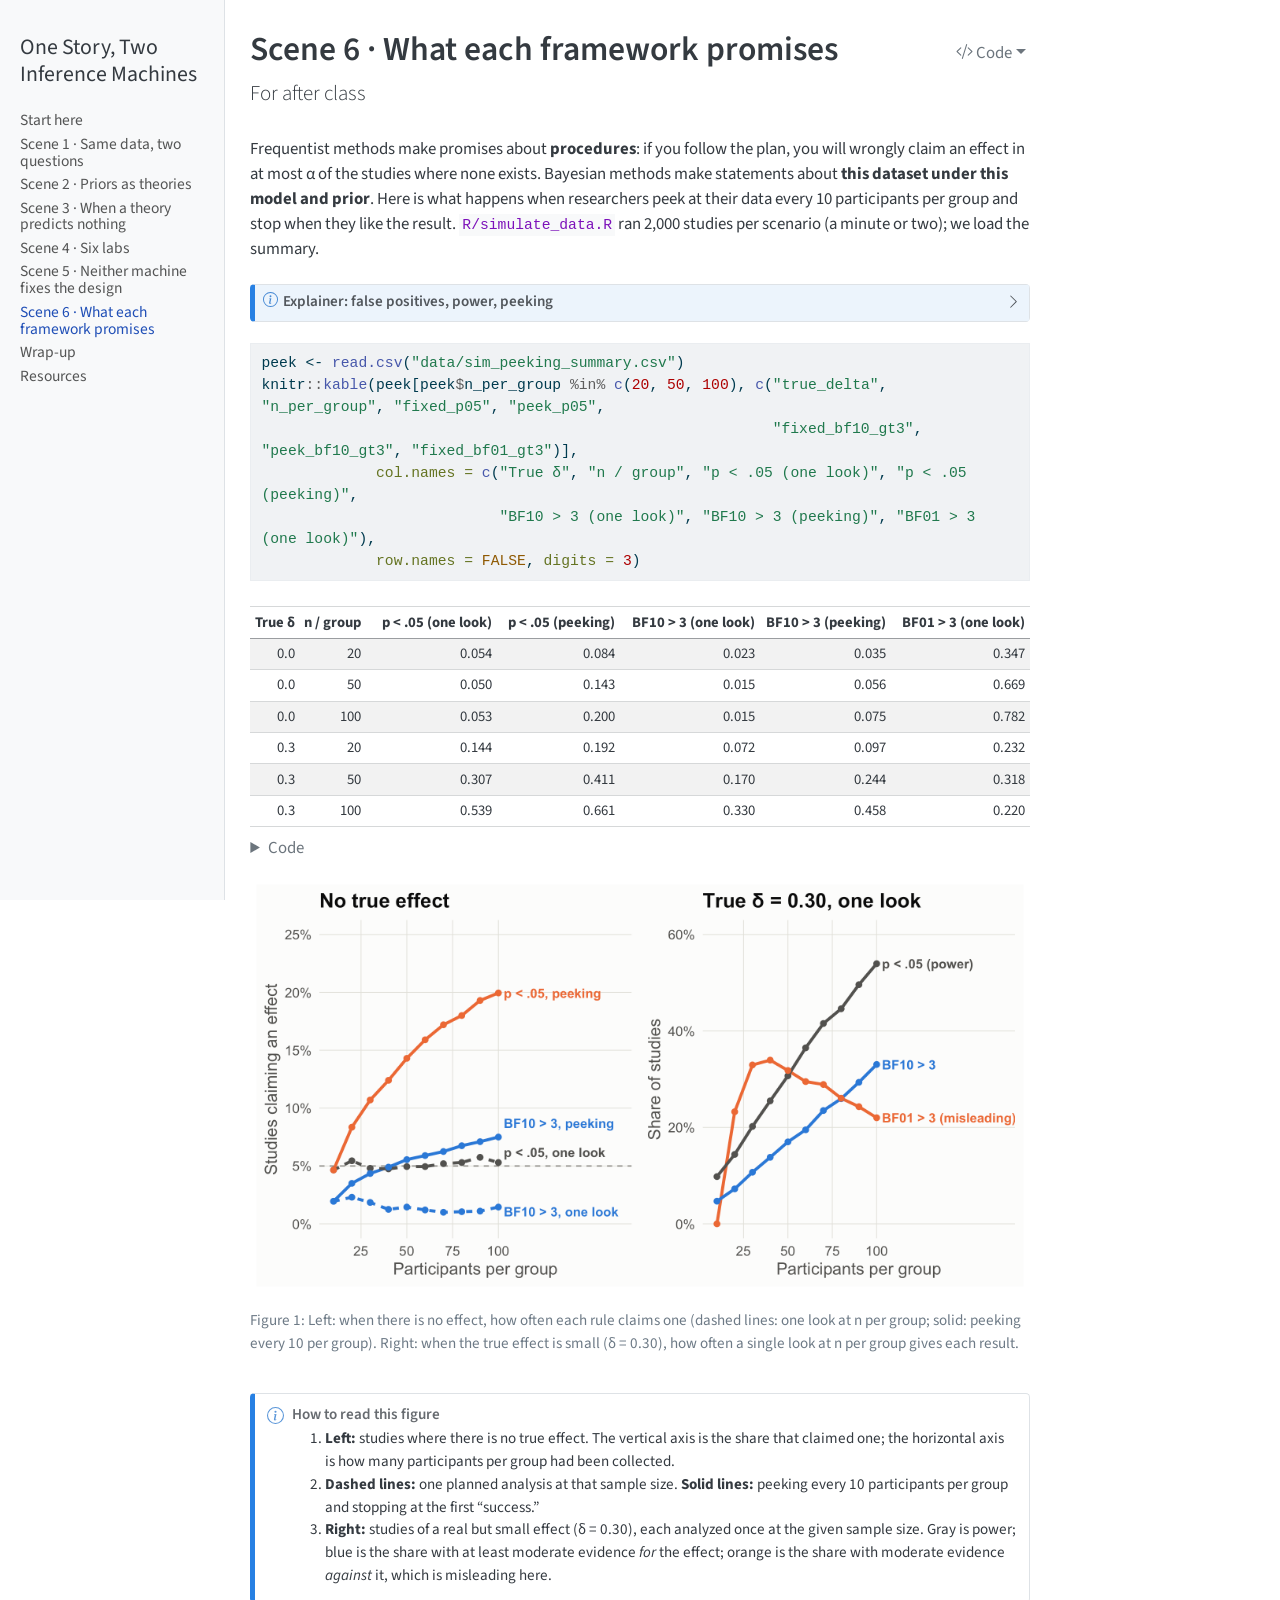
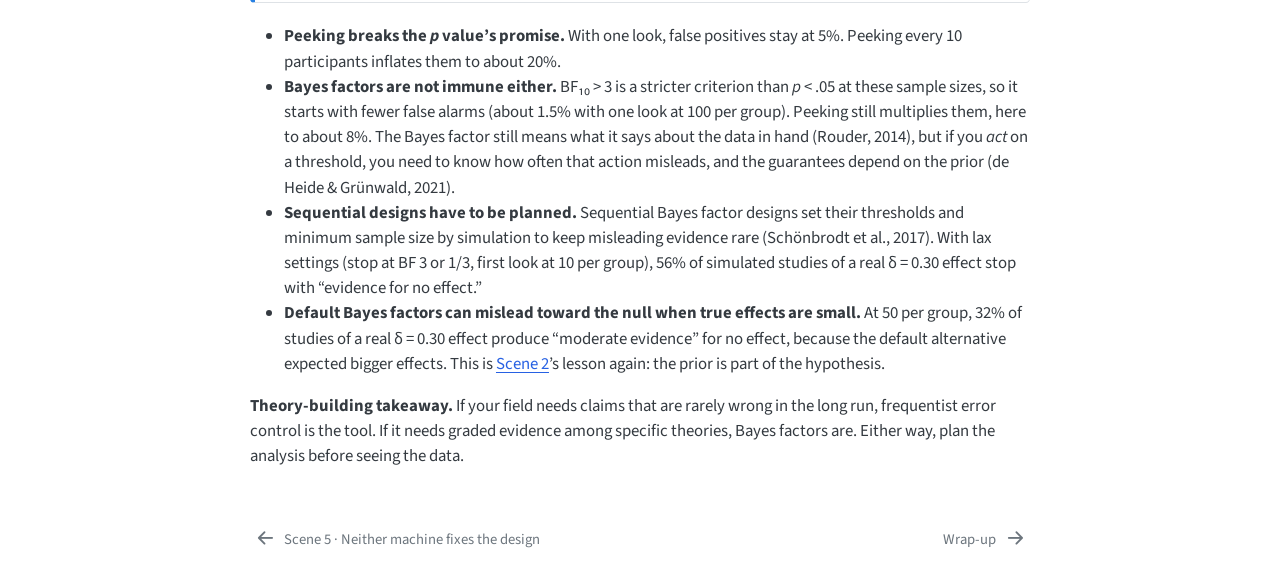
<file: docs/scene-6.html>
<!DOCTYPE html>
<html xmlns="http://www.w3.org/1999/xhtml" lang="en" xml:lang="en"><head>

<meta charset="utf-8">
<meta name="generator" content="quarto-1.6.40">

<meta name="viewport" content="width=device-width, initial-scale=1.0, user-scalable=yes">


<title>Scene 6 · What each framework promises – One Story, Two Inference Machines</title>
<style>
code{white-space: pre-wrap;}
span.smallcaps{font-variant: small-caps;}
div.columns{display: flex; gap: min(4vw, 1.5em);}
div.column{flex: auto; overflow-x: auto;}
div.hanging-indent{margin-left: 1.5em; text-indent: -1.5em;}
ul.task-list{list-style: none;}
ul.task-list li input[type="checkbox"] {
  width: 0.8em;
  margin: 0 0.8em 0.2em -1em; /* quarto-specific, see https://github.com/quarto-dev/quarto-cli/issues/4556 */ 
  vertical-align: middle;
}
/* CSS for syntax highlighting */
pre > code.sourceCode { white-space: pre; position: relative; }
pre > code.sourceCode > span { line-height: 1.25; }
pre > code.sourceCode > span:empty { height: 1.2em; }
.sourceCode { overflow: visible; }
code.sourceCode > span { color: inherit; text-decoration: inherit; }
div.sourceCode { margin: 1em 0; }
pre.sourceCode { margin: 0; }
@media screen {
div.sourceCode { overflow: auto; }
}
@media print {
pre > code.sourceCode { white-space: pre-wrap; }
pre > code.sourceCode > span { display: inline-block; text-indent: -5em; padding-left: 5em; }
}
pre.numberSource code
  { counter-reset: source-line 0; }
pre.numberSource code > span
  { position: relative; left: -4em; counter-increment: source-line; }
pre.numberSource code > span > a:first-child::before
  { content: counter(source-line);
    position: relative; left: -1em; text-align: right; vertical-align: baseline;
    border: none; display: inline-block;
    -webkit-touch-callout: none; -webkit-user-select: none;
    -khtml-user-select: none; -moz-user-select: none;
    -ms-user-select: none; user-select: none;
    padding: 0 4px; width: 4em;
  }
pre.numberSource { margin-left: 3em;  padding-left: 4px; }
div.sourceCode
  {   }
@media screen {
pre > code.sourceCode > span > a:first-child::before { text-decoration: underline; }
}
</style>


<script src="site_libs/quarto-nav/quarto-nav.js"></script>
<script src="site_libs/quarto-nav/headroom.min.js"></script>
<link href="./wrap-up.html" rel="next">
<link href="./scene-5.html" rel="prev">
<script src="site_libs/clipboard/clipboard.min.js"></script>
<script src="site_libs/quarto-html/quarto.js"></script>
<script src="site_libs/quarto-html/popper.min.js"></script>
<script src="site_libs/quarto-html/tippy.umd.min.js"></script>
<script src="site_libs/quarto-html/anchor.min.js"></script>
<link href="site_libs/quarto-html/tippy.css" rel="stylesheet">
<link href="site_libs/quarto-html/quarto-syntax-highlighting-549806ee2085284f45b00abea8c6df48.css" rel="stylesheet" id="quarto-text-highlighting-styles">
<script src="site_libs/bootstrap/bootstrap.min.js"></script>
<link href="site_libs/bootstrap/bootstrap-icons.css" rel="stylesheet">
<link href="site_libs/bootstrap/bootstrap-f131de9aa1b8104d26dcf3e9d08923a9.min.css" rel="stylesheet" append-hash="true" id="quarto-bootstrap" data-mode="light">
<script id="quarto-search-options" type="application/json">{
  "language": {
    "search-no-results-text": "No results",
    "search-matching-documents-text": "matching documents",
    "search-copy-link-title": "Copy link to search",
    "search-hide-matches-text": "Hide additional matches",
    "search-more-match-text": "more match in this document",
    "search-more-matches-text": "more matches in this document",
    "search-clear-button-title": "Clear",
    "search-text-placeholder": "",
    "search-detached-cancel-button-title": "Cancel",
    "search-submit-button-title": "Submit",
    "search-label": "Search"
  }
}</script>


</head>

<body class="nav-sidebar docked">

<div id="quarto-search-results"></div>
  <header id="quarto-header" class="headroom fixed-top">
  <nav class="quarto-secondary-nav">
    <div class="container-fluid d-flex">
      <button type="button" class="quarto-btn-toggle btn" data-bs-toggle="collapse" role="button" data-bs-target=".quarto-sidebar-collapse-item" aria-controls="quarto-sidebar" aria-expanded="false" aria-label="Toggle sidebar navigation" onclick="if (window.quartoToggleHeadroom) { window.quartoToggleHeadroom(); }">
        <i class="bi bi-layout-text-sidebar-reverse"></i>
      </button>
        <nav class="quarto-page-breadcrumbs" aria-label="breadcrumb"><ol class="breadcrumb"><li class="breadcrumb-item"><a href="./scene-6.html">Scene 6 · What each framework promises</a></li></ol></nav>
        <a class="flex-grow-1" role="navigation" data-bs-toggle="collapse" data-bs-target=".quarto-sidebar-collapse-item" aria-controls="quarto-sidebar" aria-expanded="false" aria-label="Toggle sidebar navigation" onclick="if (window.quartoToggleHeadroom) { window.quartoToggleHeadroom(); }">      
        </a>
    </div>
  </nav>
</header>
<!-- content -->
<div id="quarto-content" class="quarto-container page-columns page-rows-contents page-layout-article">
<!-- sidebar -->
  <nav id="quarto-sidebar" class="sidebar collapse collapse-horizontal quarto-sidebar-collapse-item sidebar-navigation docked overflow-auto">
    <div class="pt-lg-2 mt-2 text-left sidebar-header">
    <div class="sidebar-title mb-0 py-0">
      <a href="./">One Story, Two Inference Machines</a> 
    </div>
      </div>
    <div class="sidebar-menu-container"> 
    <ul class="list-unstyled mt-1">
        <li class="sidebar-item">
  <div class="sidebar-item-container"> 
  <a href="./index.html" class="sidebar-item-text sidebar-link">
 <span class="menu-text">Start here</span></a>
  </div>
</li>
        <li class="sidebar-item">
  <div class="sidebar-item-container"> 
  <a href="./scene-1.html" class="sidebar-item-text sidebar-link">
 <span class="menu-text">Scene 1 · Same data, two questions</span></a>
  </div>
</li>
        <li class="sidebar-item">
  <div class="sidebar-item-container"> 
  <a href="./scene-2.html" class="sidebar-item-text sidebar-link">
 <span class="menu-text">Scene 2 · Priors as theories</span></a>
  </div>
</li>
        <li class="sidebar-item">
  <div class="sidebar-item-container"> 
  <a href="./scene-3.html" class="sidebar-item-text sidebar-link">
 <span class="menu-text">Scene 3 · When a theory predicts nothing</span></a>
  </div>
</li>
        <li class="sidebar-item">
  <div class="sidebar-item-container"> 
  <a href="./scene-4.html" class="sidebar-item-text sidebar-link">
 <span class="menu-text">Scene 4 · Six labs</span></a>
  </div>
</li>
        <li class="sidebar-item">
  <div class="sidebar-item-container"> 
  <a href="./scene-5.html" class="sidebar-item-text sidebar-link">
 <span class="menu-text">Scene 5 · Neither machine fixes the design</span></a>
  </div>
</li>
        <li class="sidebar-item">
  <div class="sidebar-item-container"> 
  <a href="./scene-6.html" class="sidebar-item-text sidebar-link active">
 <span class="menu-text">Scene 6 · What each framework promises</span></a>
  </div>
</li>
        <li class="sidebar-item">
  <div class="sidebar-item-container"> 
  <a href="./wrap-up.html" class="sidebar-item-text sidebar-link">
 <span class="menu-text">Wrap-up</span></a>
  </div>
</li>
        <li class="sidebar-item">
  <div class="sidebar-item-container"> 
  <a href="./resources.html" class="sidebar-item-text sidebar-link">
 <span class="menu-text">Resources</span></a>
  </div>
</li>
    </ul>
    </div>
</nav>
<div id="quarto-sidebar-glass" class="quarto-sidebar-collapse-item" data-bs-toggle="collapse" data-bs-target=".quarto-sidebar-collapse-item"></div>
<!-- margin-sidebar -->
    <div id="quarto-margin-sidebar" class="sidebar margin-sidebar zindex-bottom">
        
    </div>
<!-- main -->
<main class="content" id="quarto-document-content">

<header id="title-block-header" class="quarto-title-block default">
<div class="quarto-title">
<div class="quarto-title-block"><div><h1 class="title">Scene 6 · What each framework promises</h1><button type="button" class="btn code-tools-button dropdown-toggle" id="quarto-code-tools-menu" data-bs-toggle="dropdown" aria-expanded="false"><i class="bi"></i> Code</button><ul class="dropdown-menu dropdown-menu-end" aria-labelelledby="quarto-code-tools-menu"><li><a id="quarto-show-all-code" class="dropdown-item" href="javascript:void(0)" role="button">Show All Code</a></li><li><a id="quarto-hide-all-code" class="dropdown-item" href="javascript:void(0)" role="button">Hide All Code</a></li><li><hr class="dropdown-divider"></li><li><a id="quarto-view-source" class="dropdown-item" href="javascript:void(0)" role="button">View Source</a></li></ul></div></div>
<p class="subtitle lead">For after class</p>
</div>



<div class="quarto-title-meta">

    
  
    
  </div>
  


</header>


<p>Frequentist methods make promises about <strong>procedures</strong>: if you follow the plan, you will wrongly claim an effect in at most α of the studies where none exists. Bayesian methods make statements about <strong>this dataset under this model and prior</strong>. Here is what happens when researchers peek at their data every 10 participants per group and stop when they like the result. <code>R/simulate_data.R</code> ran 2,000 studies per scenario (a minute or two); we load the summary.</p>
<div class="callout callout-style-default callout-note callout-titled" title="Explainer: false positives, power, peeking">
<div class="callout-header d-flex align-content-center" data-bs-toggle="collapse" data-bs-target=".callout-1-contents" aria-controls="callout-1" aria-expanded="false" aria-label="Toggle callout">
<div class="callout-icon-container">
<i class="callout-icon"></i>
</div>
<div class="callout-title-container flex-fill">
Explainer: false positives, power, peeking
</div>
<div class="callout-btn-toggle d-inline-block border-0 py-1 ps-1 pe-0 float-end"><i class="callout-toggle"></i></div>
</div>
<div id="callout-1" class="callout-1-contents callout-collapse collapse">
<div class="callout-body-container callout-body">
<ul>
<li><strong>False-positive rate:</strong> among studies where the true effect is zero, the share that claim an effect. With <em>p</em> &lt; .05 and one planned analysis, it is 5%.</li>
<li><strong>Power:</strong> among studies where the effect is real, the share that detect it (here, reach <em>p</em> &lt; .05).</li>
<li><strong>Peeking (optional stopping):</strong> checking results repeatedly as data come in and stopping once they look good. Each extra look is another chance for noise to cross the threshold.</li>
<li><strong>Sequential design:</strong> a plan that builds in repeated looks, with thresholds chosen in advance so error rates stay controlled.</li>
</ul>
</div>
</div>
</div>
<div class="cell" data-layout-align="center">
<div class="sourceCode cell-code" id="cb1"><pre class="sourceCode r code-with-copy"><code class="sourceCode r"><span id="cb1-1"><a href="#cb1-1" aria-hidden="true" tabindex="-1"></a>peek <span class="ot">&lt;-</span> <span class="fu">read.csv</span>(<span class="st">"data/sim_peeking_summary.csv"</span>)</span>
<span id="cb1-2"><a href="#cb1-2" aria-hidden="true" tabindex="-1"></a>knitr<span class="sc">::</span><span class="fu">kable</span>(peek[peek<span class="sc">$</span>n_per_group <span class="sc">%in%</span> <span class="fu">c</span>(<span class="dv">20</span>, <span class="dv">50</span>, <span class="dv">100</span>), <span class="fu">c</span>(<span class="st">"true_delta"</span>, <span class="st">"n_per_group"</span>, <span class="st">"fixed_p05"</span>, <span class="st">"peek_p05"</span>,</span>
<span id="cb1-3"><a href="#cb1-3" aria-hidden="true" tabindex="-1"></a>                                                          <span class="st">"fixed_bf10_gt3"</span>, <span class="st">"peek_bf10_gt3"</span>, <span class="st">"fixed_bf01_gt3"</span>)],</span>
<span id="cb1-4"><a href="#cb1-4" aria-hidden="true" tabindex="-1"></a>             <span class="at">col.names =</span> <span class="fu">c</span>(<span class="st">"True δ"</span>, <span class="st">"n / group"</span>, <span class="st">"p &lt; .05 (one look)"</span>, <span class="st">"p &lt; .05 (peeking)"</span>,</span>
<span id="cb1-5"><a href="#cb1-5" aria-hidden="true" tabindex="-1"></a>                           <span class="st">"BF10 &gt; 3 (one look)"</span>, <span class="st">"BF10 &gt; 3 (peeking)"</span>, <span class="st">"BF01 &gt; 3 (one look)"</span>),</span>
<span id="cb1-6"><a href="#cb1-6" aria-hidden="true" tabindex="-1"></a>             <span class="at">row.names =</span> <span class="cn">FALSE</span>, <span class="at">digits =</span> <span class="dv">3</span>)</span></code><button title="Copy to Clipboard" class="code-copy-button"><i class="bi"></i></button></pre></div>
<div class="cell-output-display">
<table class="caption-top table table-sm table-striped small">
<colgroup>
<col style="width: 6%">
<col style="width: 8%">
<col style="width: 16%">
<col style="width: 15%">
<col style="width: 17%">
<col style="width: 16%">
<col style="width: 17%">
</colgroup>
<thead>
<tr class="header">
<th style="text-align: right;">True δ</th>
<th style="text-align: right;">n / group</th>
<th style="text-align: right;">p &lt; .05 (one look)</th>
<th style="text-align: right;">p &lt; .05 (peeking)</th>
<th style="text-align: right;">BF10 &gt; 3 (one look)</th>
<th style="text-align: right;">BF10 &gt; 3 (peeking)</th>
<th style="text-align: right;">BF01 &gt; 3 (one look)</th>
</tr>
</thead>
<tbody>
<tr class="odd">
<td style="text-align: right;">0.0</td>
<td style="text-align: right;">20</td>
<td style="text-align: right;">0.054</td>
<td style="text-align: right;">0.084</td>
<td style="text-align: right;">0.023</td>
<td style="text-align: right;">0.035</td>
<td style="text-align: right;">0.347</td>
</tr>
<tr class="even">
<td style="text-align: right;">0.0</td>
<td style="text-align: right;">50</td>
<td style="text-align: right;">0.050</td>
<td style="text-align: right;">0.143</td>
<td style="text-align: right;">0.015</td>
<td style="text-align: right;">0.056</td>
<td style="text-align: right;">0.669</td>
</tr>
<tr class="odd">
<td style="text-align: right;">0.0</td>
<td style="text-align: right;">100</td>
<td style="text-align: right;">0.053</td>
<td style="text-align: right;">0.200</td>
<td style="text-align: right;">0.015</td>
<td style="text-align: right;">0.075</td>
<td style="text-align: right;">0.782</td>
</tr>
<tr class="even">
<td style="text-align: right;">0.3</td>
<td style="text-align: right;">20</td>
<td style="text-align: right;">0.144</td>
<td style="text-align: right;">0.192</td>
<td style="text-align: right;">0.072</td>
<td style="text-align: right;">0.097</td>
<td style="text-align: right;">0.232</td>
</tr>
<tr class="odd">
<td style="text-align: right;">0.3</td>
<td style="text-align: right;">50</td>
<td style="text-align: right;">0.307</td>
<td style="text-align: right;">0.411</td>
<td style="text-align: right;">0.170</td>
<td style="text-align: right;">0.244</td>
<td style="text-align: right;">0.318</td>
</tr>
<tr class="even">
<td style="text-align: right;">0.3</td>
<td style="text-align: right;">100</td>
<td style="text-align: right;">0.539</td>
<td style="text-align: right;">0.661</td>
<td style="text-align: right;">0.330</td>
<td style="text-align: right;">0.458</td>
<td style="text-align: right;">0.220</td>
</tr>
</tbody>
</table>
</div>
</div>
<div class="cell" data-layout-align="center">
<details class="code-fold">
<summary>Code</summary>
<div class="sourceCode cell-code" id="cb2"><pre class="sourceCode r code-with-copy"><code class="sourceCode r"><span id="cb2-1"><a href="#cb2-1" aria-hidden="true" tabindex="-1"></a>h0 <span class="ot">&lt;-</span> peek[peek<span class="sc">$</span>true_delta <span class="sc">==</span> <span class="dv">0</span>, ]</span>
<span id="cb2-2"><a href="#cb2-2" aria-hidden="true" tabindex="-1"></a>a <span class="ot">&lt;-</span> <span class="fu">rbind</span>(<span class="fu">data.frame</span>(<span class="at">n =</span> h0<span class="sc">$</span>n_per_group, <span class="at">rate =</span> h0<span class="sc">$</span>fixed_p05, <span class="at">rule =</span> <span class="st">"p &lt; .05, one look"</span>),</span>
<span id="cb2-3"><a href="#cb2-3" aria-hidden="true" tabindex="-1"></a>           <span class="fu">data.frame</span>(<span class="at">n =</span> h0<span class="sc">$</span>n_per_group, <span class="at">rate =</span> h0<span class="sc">$</span>peek_p05, <span class="at">rule =</span> <span class="st">"p &lt; .05, peeking"</span>),</span>
<span id="cb2-4"><a href="#cb2-4" aria-hidden="true" tabindex="-1"></a>           <span class="fu">data.frame</span>(<span class="at">n =</span> h0<span class="sc">$</span>n_per_group, <span class="at">rate =</span> h0<span class="sc">$</span>peek_bf10_gt3, <span class="at">rule =</span> <span class="st">"BF10 &gt; 3, peeking"</span>),</span>
<span id="cb2-5"><a href="#cb2-5" aria-hidden="true" tabindex="-1"></a>           <span class="fu">data.frame</span>(<span class="at">n =</span> h0<span class="sc">$</span>n_per_group, <span class="at">rate =</span> h0<span class="sc">$</span>fixed_bf10_gt3, <span class="at">rule =</span> <span class="st">"BF10 &gt; 3, one look"</span>))</span>
<span id="cb2-6"><a href="#cb2-6" aria-hidden="true" tabindex="-1"></a>h1 <span class="ot">&lt;-</span> peek[peek<span class="sc">$</span>true_delta <span class="sc">==</span> <span class="fl">0.3</span>, ]</span>
<span id="cb2-7"><a href="#cb2-7" aria-hidden="true" tabindex="-1"></a>b <span class="ot">&lt;-</span> <span class="fu">rbind</span>(<span class="fu">data.frame</span>(<span class="at">n =</span> h1<span class="sc">$</span>n_per_group, <span class="at">rate =</span> h1<span class="sc">$</span>fixed_p05, <span class="at">rule =</span> <span class="st">"p &lt; .05 (power)"</span>),</span>
<span id="cb2-8"><a href="#cb2-8" aria-hidden="true" tabindex="-1"></a>           <span class="fu">data.frame</span>(<span class="at">n =</span> h1<span class="sc">$</span>n_per_group, <span class="at">rate =</span> h1<span class="sc">$</span>fixed_bf10_gt3, <span class="at">rule =</span> <span class="st">"BF10 &gt; 3"</span>),</span>
<span id="cb2-9"><a href="#cb2-9" aria-hidden="true" tabindex="-1"></a>           <span class="fu">data.frame</span>(<span class="at">n =</span> h1<span class="sc">$</span>n_per_group, <span class="at">rate =</span> h1<span class="sc">$</span>fixed_bf01_gt3, <span class="at">rule =</span> <span class="st">"BF01 &gt; 3 (misleading)"</span>))</span>
<span id="cb2-10"><a href="#cb2-10" aria-hidden="true" tabindex="-1"></a>cA <span class="ot">&lt;-</span> <span class="fu">c</span>(<span class="st">"p &lt; .05, one look"</span> <span class="ot">=</span> pal[[<span class="st">"ink2"</span>]], <span class="st">"p &lt; .05, peeking"</span> <span class="ot">=</span> pal[[<span class="st">"orange"</span>]], <span class="st">"BF10 &gt; 3, peeking"</span> <span class="ot">=</span> pal[[<span class="st">"blue"</span>]], <span class="st">"BF10 &gt; 3, one look"</span> <span class="ot">=</span> pal[[<span class="st">"blue"</span>]])</span>
<span id="cb2-11"><a href="#cb2-11" aria-hidden="true" tabindex="-1"></a>cB <span class="ot">&lt;-</span> <span class="fu">c</span>(<span class="st">"p &lt; .05 (power)"</span> <span class="ot">=</span> pal[[<span class="st">"ink2"</span>]], <span class="st">"BF10 &gt; 3"</span> <span class="ot">=</span> pal[[<span class="st">"blue"</span>]], <span class="st">"BF01 &gt; 3 (misleading)"</span> <span class="ot">=</span> pal[[<span class="st">"orange"</span>]])</span>
<span id="cb2-12"><a href="#cb2-12" aria-hidden="true" tabindex="-1"></a>lA <span class="ot">&lt;-</span> a[a<span class="sc">$</span>n <span class="sc">==</span> <span class="dv">100</span>, ]; lB <span class="ot">&lt;-</span> b[b<span class="sc">$</span>n <span class="sc">==</span> <span class="dv">100</span>, ]</span>
<span id="cb2-13"><a href="#cb2-13" aria-hidden="true" tabindex="-1"></a>lA<span class="sc">$</span>rate <span class="ot">&lt;-</span> lA<span class="sc">$</span>rate <span class="sc">+</span> <span class="fu">ifelse</span>(lA<span class="sc">$</span>rule <span class="sc">==</span> <span class="st">"BF10 &gt; 3, peeking"</span>, <span class="fl">0.012</span>, <span class="fu">ifelse</span>(lA<span class="sc">$</span>rule <span class="sc">==</span> <span class="st">"p &lt; .05, one look"</span>, <span class="fl">0.009</span>, <span class="fu">ifelse</span>(lA<span class="sc">$</span>rule <span class="sc">==</span> <span class="st">"BF10 &gt; 3, one look"</span>, <span class="sc">-</span><span class="fl">0.004</span>, <span class="dv">0</span>)))</span>
<span id="cb2-14"><a href="#cb2-14" aria-hidden="true" tabindex="-1"></a>pa <span class="ot">&lt;-</span> <span class="fu">ggplot</span>(a, <span class="fu">aes</span>(n, rate, <span class="at">color =</span> rule, <span class="at">linetype =</span> <span class="fu">grepl</span>(<span class="st">"one look"</span>, rule))) <span class="sc">+</span></span>
<span id="cb2-15"><a href="#cb2-15" aria-hidden="true" tabindex="-1"></a>  <span class="fu">geom_hline</span>(<span class="at">yintercept =</span> <span class="fl">0.05</span>, <span class="at">linetype =</span> <span class="st">"dashed"</span>, <span class="at">color =</span> pal[[<span class="st">"gray"</span>]]) <span class="sc">+</span></span>
<span id="cb2-16"><a href="#cb2-16" aria-hidden="true" tabindex="-1"></a>  <span class="fu">geom_line</span>(<span class="at">linewidth =</span> <span class="fl">1.2</span>) <span class="sc">+</span> <span class="fu">geom_point</span>(<span class="at">size =</span> <span class="dv">2</span>) <span class="sc">+</span></span>
<span id="cb2-17"><a href="#cb2-17" aria-hidden="true" tabindex="-1"></a>  <span class="fu">scale_linetype_manual</span>(<span class="at">values =</span> <span class="fu">c</span>(<span class="st">`</span><span class="at">TRUE</span><span class="st">`</span> <span class="ot">=</span> <span class="st">"22"</span>, <span class="st">`</span><span class="at">FALSE</span><span class="st">`</span> <span class="ot">=</span> <span class="st">"solid"</span>)) <span class="sc">+</span></span>
<span id="cb2-18"><a href="#cb2-18" aria-hidden="true" tabindex="-1"></a>  <span class="fu">geom_text</span>(<span class="at">data =</span> lA, <span class="fu">aes</span>(<span class="at">label =</span> rule), <span class="at">hjust =</span> <span class="dv">0</span>, <span class="at">nudge_x =</span> <span class="dv">3</span>, <span class="at">size =</span> <span class="fl">3.8</span>, <span class="at">fontface =</span> <span class="st">"bold"</span>) <span class="sc">+</span></span>
<span id="cb2-19"><a href="#cb2-19" aria-hidden="true" tabindex="-1"></a>  <span class="fu">scale_x_continuous</span>(<span class="at">breaks =</span> <span class="fu">c</span>(<span class="dv">25</span>, <span class="dv">50</span>, <span class="dv">75</span>, <span class="dv">100</span>), <span class="at">limits =</span> <span class="fu">c</span>(<span class="dv">10</span>, <span class="dv">165</span>)) <span class="sc">+</span></span>
<span id="cb2-20"><a href="#cb2-20" aria-hidden="true" tabindex="-1"></a>  <span class="fu">scale_color_manual</span>(<span class="at">values =</span> cA) <span class="sc">+</span> <span class="fu">scale_y_continuous</span>(<span class="at">labels =</span> scales<span class="sc">::</span>percent, <span class="at">limits =</span> <span class="fu">c</span>(<span class="dv">0</span>, <span class="fl">0.25</span>)) <span class="sc">+</span></span>
<span id="cb2-21"><a href="#cb2-21" aria-hidden="true" tabindex="-1"></a>  <span class="fu">labs</span>(<span class="at">x =</span> <span class="st">"Participants per group"</span>, <span class="at">y =</span> <span class="st">"Studies claiming an effect"</span>, <span class="at">title =</span> <span class="st">"No true effect"</span>) <span class="sc">+</span> <span class="fu">theme_demo</span>(<span class="dv">14</span>)</span>
<span id="cb2-22"><a href="#cb2-22" aria-hidden="true" tabindex="-1"></a>pb <span class="ot">&lt;-</span> <span class="fu">ggplot</span>(b, <span class="fu">aes</span>(n, rate, <span class="at">color =</span> rule)) <span class="sc">+</span></span>
<span id="cb2-23"><a href="#cb2-23" aria-hidden="true" tabindex="-1"></a>  <span class="fu">geom_line</span>(<span class="at">linewidth =</span> <span class="fl">1.2</span>) <span class="sc">+</span> <span class="fu">geom_point</span>(<span class="at">size =</span> <span class="dv">2</span>) <span class="sc">+</span></span>
<span id="cb2-24"><a href="#cb2-24" aria-hidden="true" tabindex="-1"></a>  <span class="fu">geom_text</span>(<span class="at">data =</span> lB, <span class="fu">aes</span>(<span class="at">label =</span> rule), <span class="at">hjust =</span> <span class="dv">0</span>, <span class="at">nudge_x =</span> <span class="dv">3</span>, <span class="at">size =</span> <span class="fl">3.8</span>, <span class="at">fontface =</span> <span class="st">"bold"</span>) <span class="sc">+</span></span>
<span id="cb2-25"><a href="#cb2-25" aria-hidden="true" tabindex="-1"></a>  <span class="fu">scale_x_continuous</span>(<span class="at">breaks =</span> <span class="fu">c</span>(<span class="dv">25</span>, <span class="dv">50</span>, <span class="dv">75</span>, <span class="dv">100</span>), <span class="at">limits =</span> <span class="fu">c</span>(<span class="dv">10</span>, <span class="dv">170</span>)) <span class="sc">+</span></span>
<span id="cb2-26"><a href="#cb2-26" aria-hidden="true" tabindex="-1"></a>  <span class="fu">scale_color_manual</span>(<span class="at">values =</span> cB) <span class="sc">+</span> <span class="fu">scale_y_continuous</span>(<span class="at">labels =</span> scales<span class="sc">::</span>percent, <span class="at">limits =</span> <span class="fu">c</span>(<span class="dv">0</span>, <span class="fl">0.6</span>)) <span class="sc">+</span></span>
<span id="cb2-27"><a href="#cb2-27" aria-hidden="true" tabindex="-1"></a>  <span class="fu">labs</span>(<span class="at">x =</span> <span class="st">"Participants per group"</span>, <span class="at">y =</span> <span class="st">"Share of studies"</span>, <span class="at">title =</span> <span class="st">"True δ = 0.30, one look"</span>) <span class="sc">+</span> <span class="fu">theme_demo</span>(<span class="dv">14</span>)</span>
<span id="cb2-28"><a href="#cb2-28" aria-hidden="true" tabindex="-1"></a>pa <span class="sc">+</span> pb</span></code><button title="Copy to Clipboard" class="code-copy-button"><i class="bi"></i></button></pre></div>
</details>
<div class="cell-output-display">
<div id="fig-peek" class="quarto-float quarto-figure quarto-figure-center anchored" data-fig-align="center">
<figure class="quarto-float quarto-float-fig figure">
<div aria-describedby="fig-peek-caption-0ceaefa1-69ba-4598-a22c-09a6ac19f8ca">
<img src="scene-6_files/figure-html/fig-peek-1.png" class="img-fluid quarto-figure quarto-figure-center figure-img" width="990">
</div>
<figcaption class="quarto-float-caption-bottom quarto-float-caption quarto-float-fig" id="fig-peek-caption-0ceaefa1-69ba-4598-a22c-09a6ac19f8ca">
Figure&nbsp;1: Left: when there is no effect, how often each rule claims one (dashed lines: one look at n per group; solid: peeking every 10 per group). Right: when the true effect is small (δ = 0.30), how often a single look at n per group gives each result.
</figcaption>
</figure>
</div>
</div>
</div>
<div class="callout callout-style-simple callout-note callout-titled" title="How to read this figure">
<div class="callout-header d-flex align-content-center">
<div class="callout-icon-container">
<i class="callout-icon"></i>
</div>
<div class="callout-title-container flex-fill">
How to read this figure
</div>
</div>
<div class="callout-body-container callout-body">
<ol type="1">
<li><strong>Left:</strong> studies where there is no true effect. The vertical axis is the share that claimed one; the horizontal axis is how many participants per group had been collected.</li>
<li><strong>Dashed lines:</strong> one planned analysis at that sample size. <strong>Solid lines:</strong> peeking every 10 participants per group and stopping at the first “success.”</li>
<li><strong>Right:</strong> studies of a real but small effect (δ = 0.30), each analyzed once at the given sample size. Gray is power; blue is the share with at least moderate evidence <em>for</em> the effect; orange is the share with moderate evidence <em>against</em> it, which is misleading here.</li>
</ol>
</div>
</div>
<ul>
<li><strong>Peeking breaks the <em>p</em> value’s promise.</strong> With one look, false positives stay at 5%. Peeking every 10 participants inflates them to about 20%.</li>
<li><strong>Bayes factors are not immune either.</strong> BF₁₀ &gt; 3 is a stricter criterion than <em>p</em> &lt; .05 at these sample sizes, so it starts with fewer false alarms (about 1.5% with one look at 100 per group). Peeking still multiplies them, here to about 8%. The Bayes factor still means what it says about the data in hand (Rouder, 2014), but if you <em>act</em> on a threshold, you need to know how often that action misleads, and the guarantees depend on the prior (de Heide &amp; Grünwald, 2021).</li>
<li><strong>Sequential designs have to be planned.</strong> Sequential Bayes factor designs set their thresholds and minimum sample size by simulation to keep misleading evidence rare (Schönbrodt et al., 2017). With lax settings (stop at BF 3 or 1/3, first look at 10 per group), 56% of simulated studies of a real δ = 0.30 effect stop with “evidence for no effect.”</li>
<li><strong>Default Bayes factors can mislead toward the null when true effects are small.</strong> At 50 per group, 32% of studies of a real δ = 0.30 effect produce “moderate evidence” for no effect, because the default alternative expected bigger effects. This is <a href="./scene-2.html">Scene 2</a>’s lesson again: the prior is part of the hypothesis.</li>
</ul>
<p><strong>Theory-building takeaway.</strong> If your field needs claims that are rarely wrong in the long run, frequentist error control is the tool. If it needs graded evidence among specific theories, Bayes factors are. Either way, plan the analysis before seeing the data.</p>


<!-- -->


</main> <!-- /main -->
<script id="quarto-html-after-body" type="application/javascript">
window.document.addEventListener("DOMContentLoaded", function (event) {
  const toggleBodyColorMode = (bsSheetEl) => {
    const mode = bsSheetEl.getAttribute("data-mode");
    const bodyEl = window.document.querySelector("body");
    if (mode === "dark") {
      bodyEl.classList.add("quarto-dark");
      bodyEl.classList.remove("quarto-light");
    } else {
      bodyEl.classList.add("quarto-light");
      bodyEl.classList.remove("quarto-dark");
    }
  }
  const toggleBodyColorPrimary = () => {
    const bsSheetEl = window.document.querySelector("link#quarto-bootstrap");
    if (bsSheetEl) {
      toggleBodyColorMode(bsSheetEl);
    }
  }
  toggleBodyColorPrimary();  
  const icon = "";
  const anchorJS = new window.AnchorJS();
  anchorJS.options = {
    placement: 'right',
    icon: icon
  };
  anchorJS.add('.anchored');
  const isCodeAnnotation = (el) => {
    for (const clz of el.classList) {
      if (clz.startsWith('code-annotation-')) {                     
        return true;
      }
    }
    return false;
  }
  const onCopySuccess = function(e) {
    // button target
    const button = e.trigger;
    // don't keep focus
    button.blur();
    // flash "checked"
    button.classList.add('code-copy-button-checked');
    var currentTitle = button.getAttribute("title");
    button.setAttribute("title", "Copied!");
    let tooltip;
    if (window.bootstrap) {
      button.setAttribute("data-bs-toggle", "tooltip");
      button.setAttribute("data-bs-placement", "left");
      button.setAttribute("data-bs-title", "Copied!");
      tooltip = new bootstrap.Tooltip(button, 
        { trigger: "manual", 
          customClass: "code-copy-button-tooltip",
          offset: [0, -8]});
      tooltip.show();    
    }
    setTimeout(function() {
      if (tooltip) {
        tooltip.hide();
        button.removeAttribute("data-bs-title");
        button.removeAttribute("data-bs-toggle");
        button.removeAttribute("data-bs-placement");
      }
      button.setAttribute("title", currentTitle);
      button.classList.remove('code-copy-button-checked');
    }, 1000);
    // clear code selection
    e.clearSelection();
  }
  const getTextToCopy = function(trigger) {
      const codeEl = trigger.previousElementSibling.cloneNode(true);
      for (const childEl of codeEl.children) {
        if (isCodeAnnotation(childEl)) {
          childEl.remove();
        }
      }
      return codeEl.innerText;
  }
  const clipboard = new window.ClipboardJS('.code-copy-button:not([data-in-quarto-modal])', {
    text: getTextToCopy
  });
  clipboard.on('success', onCopySuccess);
  if (window.document.getElementById('quarto-embedded-source-code-modal')) {
    const clipboardModal = new window.ClipboardJS('.code-copy-button[data-in-quarto-modal]', {
      text: getTextToCopy,
      container: window.document.getElementById('quarto-embedded-source-code-modal')
    });
    clipboardModal.on('success', onCopySuccess);
  }
  const viewSource = window.document.getElementById('quarto-view-source') ||
                     window.document.getElementById('quarto-code-tools-source');
  if (viewSource) {
    const sourceUrl = viewSource.getAttribute("data-quarto-source-url");
    viewSource.addEventListener("click", function(e) {
      if (sourceUrl) {
        // rstudio viewer pane
        if (/\bcapabilities=\b/.test(window.location)) {
          window.open(sourceUrl);
        } else {
          window.location.href = sourceUrl;
        }
      } else {
        const modal = new bootstrap.Modal(document.getElementById('quarto-embedded-source-code-modal'));
        modal.show();
      }
      return false;
    });
  }
  function toggleCodeHandler(show) {
    return function(e) {
      const detailsSrc = window.document.querySelectorAll(".cell > details > .sourceCode");
      for (let i=0; i<detailsSrc.length; i++) {
        const details = detailsSrc[i].parentElement;
        if (show) {
          details.open = true;
        } else {
          details.removeAttribute("open");
        }
      }
      const cellCodeDivs = window.document.querySelectorAll(".cell > .sourceCode");
      const fromCls = show ? "hidden" : "unhidden";
      const toCls = show ? "unhidden" : "hidden";
      for (let i=0; i<cellCodeDivs.length; i++) {
        const codeDiv = cellCodeDivs[i];
        if (codeDiv.classList.contains(fromCls)) {
          codeDiv.classList.remove(fromCls);
          codeDiv.classList.add(toCls);
        } 
      }
      return false;
    }
  }
  const hideAllCode = window.document.getElementById("quarto-hide-all-code");
  if (hideAllCode) {
    hideAllCode.addEventListener("click", toggleCodeHandler(false));
  }
  const showAllCode = window.document.getElementById("quarto-show-all-code");
  if (showAllCode) {
    showAllCode.addEventListener("click", toggleCodeHandler(true));
  }
    var localhostRegex = new RegExp(/^(?:http|https):\/\/localhost\:?[0-9]*\//);
    var mailtoRegex = new RegExp(/^mailto:/);
      var filterRegex = new RegExp('/' + window.location.host + '/');
    var isInternal = (href) => {
        return filterRegex.test(href) || localhostRegex.test(href) || mailtoRegex.test(href);
    }
    // Inspect non-navigation links and adorn them if external
 	var links = window.document.querySelectorAll('a[href]:not(.nav-link):not(.navbar-brand):not(.toc-action):not(.sidebar-link):not(.sidebar-item-toggle):not(.pagination-link):not(.no-external):not([aria-hidden]):not(.dropdown-item):not(.quarto-navigation-tool):not(.about-link)');
    for (var i=0; i<links.length; i++) {
      const link = links[i];
      if (!isInternal(link.href)) {
        // undo the damage that might have been done by quarto-nav.js in the case of
        // links that we want to consider external
        if (link.dataset.originalHref !== undefined) {
          link.href = link.dataset.originalHref;
        }
      }
    }
  function tippyHover(el, contentFn, onTriggerFn, onUntriggerFn) {
    const config = {
      allowHTML: true,
      maxWidth: 500,
      delay: 100,
      arrow: false,
      appendTo: function(el) {
          return el.parentElement;
      },
      interactive: true,
      interactiveBorder: 10,
      theme: 'quarto',
      placement: 'bottom-start',
    };
    if (contentFn) {
      config.content = contentFn;
    }
    if (onTriggerFn) {
      config.onTrigger = onTriggerFn;
    }
    if (onUntriggerFn) {
      config.onUntrigger = onUntriggerFn;
    }
    window.tippy(el, config); 
  }
  const noterefs = window.document.querySelectorAll('a[role="doc-noteref"]');
  for (var i=0; i<noterefs.length; i++) {
    const ref = noterefs[i];
    tippyHover(ref, function() {
      // use id or data attribute instead here
      let href = ref.getAttribute('data-footnote-href') || ref.getAttribute('href');
      try { href = new URL(href).hash; } catch {}
      const id = href.replace(/^#\/?/, "");
      const note = window.document.getElementById(id);
      if (note) {
        return note.innerHTML;
      } else {
        return "";
      }
    });
  }
  const xrefs = window.document.querySelectorAll('a.quarto-xref');
  const processXRef = (id, note) => {
    // Strip column container classes
    const stripColumnClz = (el) => {
      el.classList.remove("page-full", "page-columns");
      if (el.children) {
        for (const child of el.children) {
          stripColumnClz(child);
        }
      }
    }
    stripColumnClz(note)
    if (id === null || id.startsWith('sec-')) {
      // Special case sections, only their first couple elements
      const container = document.createElement("div");
      if (note.children && note.children.length > 2) {
        container.appendChild(note.children[0].cloneNode(true));
        for (let i = 1; i < note.children.length; i++) {
          const child = note.children[i];
          if (child.tagName === "P" && child.innerText === "") {
            continue;
          } else {
            container.appendChild(child.cloneNode(true));
            break;
          }
        }
        if (window.Quarto?.typesetMath) {
          window.Quarto.typesetMath(container);
        }
        return container.innerHTML
      } else {
        if (window.Quarto?.typesetMath) {
          window.Quarto.typesetMath(note);
        }
        return note.innerHTML;
      }
    } else {
      // Remove any anchor links if they are present
      const anchorLink = note.querySelector('a.anchorjs-link');
      if (anchorLink) {
        anchorLink.remove();
      }
      if (window.Quarto?.typesetMath) {
        window.Quarto.typesetMath(note);
      }
      if (note.classList.contains("callout")) {
        return note.outerHTML;
      } else {
        return note.innerHTML;
      }
    }
  }
  for (var i=0; i<xrefs.length; i++) {
    const xref = xrefs[i];
    tippyHover(xref, undefined, function(instance) {
      instance.disable();
      let url = xref.getAttribute('href');
      let hash = undefined; 
      if (url.startsWith('#')) {
        hash = url;
      } else {
        try { hash = new URL(url).hash; } catch {}
      }
      if (hash) {
        const id = hash.replace(/^#\/?/, "");
        const note = window.document.getElementById(id);
        if (note !== null) {
          try {
            const html = processXRef(id, note.cloneNode(true));
            instance.setContent(html);
          } finally {
            instance.enable();
            instance.show();
          }
        } else {
          // See if we can fetch this
          fetch(url.split('#')[0])
          .then(res => res.text())
          .then(html => {
            const parser = new DOMParser();
            const htmlDoc = parser.parseFromString(html, "text/html");
            const note = htmlDoc.getElementById(id);
            if (note !== null) {
              const html = processXRef(id, note);
              instance.setContent(html);
            } 
          }).finally(() => {
            instance.enable();
            instance.show();
          });
        }
      } else {
        // See if we can fetch a full url (with no hash to target)
        // This is a special case and we should probably do some content thinning / targeting
        fetch(url)
        .then(res => res.text())
        .then(html => {
          const parser = new DOMParser();
          const htmlDoc = parser.parseFromString(html, "text/html");
          const note = htmlDoc.querySelector('main.content');
          if (note !== null) {
            // This should only happen for chapter cross references
            // (since there is no id in the URL)
            // remove the first header
            if (note.children.length > 0 && note.children[0].tagName === "HEADER") {
              note.children[0].remove();
            }
            const html = processXRef(null, note);
            instance.setContent(html);
          } 
        }).finally(() => {
          instance.enable();
          instance.show();
        });
      }
    }, function(instance) {
    });
  }
      let selectedAnnoteEl;
      const selectorForAnnotation = ( cell, annotation) => {
        let cellAttr = 'data-code-cell="' + cell + '"';
        let lineAttr = 'data-code-annotation="' +  annotation + '"';
        const selector = 'span[' + cellAttr + '][' + lineAttr + ']';
        return selector;
      }
      const selectCodeLines = (annoteEl) => {
        const doc = window.document;
        const targetCell = annoteEl.getAttribute("data-target-cell");
        const targetAnnotation = annoteEl.getAttribute("data-target-annotation");
        const annoteSpan = window.document.querySelector(selectorForAnnotation(targetCell, targetAnnotation));
        const lines = annoteSpan.getAttribute("data-code-lines").split(",");
        const lineIds = lines.map((line) => {
          return targetCell + "-" + line;
        })
        let top = null;
        let height = null;
        let parent = null;
        if (lineIds.length > 0) {
            //compute the position of the single el (top and bottom and make a div)
            const el = window.document.getElementById(lineIds[0]);
            top = el.offsetTop;
            height = el.offsetHeight;
            parent = el.parentElement.parentElement;
          if (lineIds.length > 1) {
            const lastEl = window.document.getElementById(lineIds[lineIds.length - 1]);
            const bottom = lastEl.offsetTop + lastEl.offsetHeight;
            height = bottom - top;
          }
          if (top !== null && height !== null && parent !== null) {
            // cook up a div (if necessary) and position it 
            let div = window.document.getElementById("code-annotation-line-highlight");
            if (div === null) {
              div = window.document.createElement("div");
              div.setAttribute("id", "code-annotation-line-highlight");
              div.style.position = 'absolute';
              parent.appendChild(div);
            }
            div.style.top = top - 2 + "px";
            div.style.height = height + 4 + "px";
            div.style.left = 0;
            let gutterDiv = window.document.getElementById("code-annotation-line-highlight-gutter");
            if (gutterDiv === null) {
              gutterDiv = window.document.createElement("div");
              gutterDiv.setAttribute("id", "code-annotation-line-highlight-gutter");
              gutterDiv.style.position = 'absolute';
              const codeCell = window.document.getElementById(targetCell);
              const gutter = codeCell.querySelector('.code-annotation-gutter');
              gutter.appendChild(gutterDiv);
            }
            gutterDiv.style.top = top - 2 + "px";
            gutterDiv.style.height = height + 4 + "px";
          }
          selectedAnnoteEl = annoteEl;
        }
      };
      const unselectCodeLines = () => {
        const elementsIds = ["code-annotation-line-highlight", "code-annotation-line-highlight-gutter"];
        elementsIds.forEach((elId) => {
          const div = window.document.getElementById(elId);
          if (div) {
            div.remove();
          }
        });
        selectedAnnoteEl = undefined;
      };
        // Handle positioning of the toggle
    window.addEventListener(
      "resize",
      throttle(() => {
        elRect = undefined;
        if (selectedAnnoteEl) {
          selectCodeLines(selectedAnnoteEl);
        }
      }, 10)
    );
    function throttle(fn, ms) {
    let throttle = false;
    let timer;
      return (...args) => {
        if(!throttle) { // first call gets through
            fn.apply(this, args);
            throttle = true;
        } else { // all the others get throttled
            if(timer) clearTimeout(timer); // cancel #2
            timer = setTimeout(() => {
              fn.apply(this, args);
              timer = throttle = false;
            }, ms);
        }
      };
    }
      // Attach click handler to the DT
      const annoteDls = window.document.querySelectorAll('dt[data-target-cell]');
      for (const annoteDlNode of annoteDls) {
        annoteDlNode.addEventListener('click', (event) => {
          const clickedEl = event.target;
          if (clickedEl !== selectedAnnoteEl) {
            unselectCodeLines();
            const activeEl = window.document.querySelector('dt[data-target-cell].code-annotation-active');
            if (activeEl) {
              activeEl.classList.remove('code-annotation-active');
            }
            selectCodeLines(clickedEl);
            clickedEl.classList.add('code-annotation-active');
          } else {
            // Unselect the line
            unselectCodeLines();
            clickedEl.classList.remove('code-annotation-active');
          }
        });
      }
  const findCites = (el) => {
    const parentEl = el.parentElement;
    if (parentEl) {
      const cites = parentEl.dataset.cites;
      if (cites) {
        return {
          el,
          cites: cites.split(' ')
        };
      } else {
        return findCites(el.parentElement)
      }
    } else {
      return undefined;
    }
  };
  var bibliorefs = window.document.querySelectorAll('a[role="doc-biblioref"]');
  for (var i=0; i<bibliorefs.length; i++) {
    const ref = bibliorefs[i];
    const citeInfo = findCites(ref);
    if (citeInfo) {
      tippyHover(citeInfo.el, function() {
        var popup = window.document.createElement('div');
        citeInfo.cites.forEach(function(cite) {
          var citeDiv = window.document.createElement('div');
          citeDiv.classList.add('hanging-indent');
          citeDiv.classList.add('csl-entry');
          var biblioDiv = window.document.getElementById('ref-' + cite);
          if (biblioDiv) {
            citeDiv.innerHTML = biblioDiv.innerHTML;
          }
          popup.appendChild(citeDiv);
        });
        return popup.innerHTML;
      });
    }
  }
});
</script>
<nav class="page-navigation">
  <div class="nav-page nav-page-previous">
      <a href="./scene-5.html" class="pagination-link" aria-label="Scene 5 · Neither machine fixes the design">
        <i class="bi bi-arrow-left-short"></i> <span class="nav-page-text">Scene 5 · Neither machine fixes the design</span>
      </a>          
  </div>
  <div class="nav-page nav-page-next">
      <a href="./wrap-up.html" class="pagination-link" aria-label="Wrap-up">
        <span class="nav-page-text">Wrap-up</span> <i class="bi bi-arrow-right-short"></i>
      </a>
  </div>
</nav><div class="modal fade" id="quarto-embedded-source-code-modal" tabindex="-1" aria-labelledby="quarto-embedded-source-code-modal-label" aria-hidden="true"><div class="modal-dialog modal-dialog-scrollable"><div class="modal-content"><div class="modal-header"><h5 class="modal-title" id="quarto-embedded-source-code-modal-label">Source Code</h5><button class="btn-close" data-bs-dismiss="modal"></button></div><div class="modal-body"><div class="">
<div class="sourceCode" id="cb3" data-shortcodes="false"><pre class="sourceCode markdown code-with-copy"><code class="sourceCode markdown"><span id="cb3-1"><a href="#cb3-1" aria-hidden="true" tabindex="-1"></a><span class="co">---</span></span>
<span id="cb3-2"><a href="#cb3-2" aria-hidden="true" tabindex="-1"></a><span class="an">title:</span><span class="co"> "Scene 6 · What each framework promises"</span></span>
<span id="cb3-3"><a href="#cb3-3" aria-hidden="true" tabindex="-1"></a><span class="an">subtitle:</span><span class="co"> "For after class"</span></span>
<span id="cb3-4"><a href="#cb3-4" aria-hidden="true" tabindex="-1"></a><span class="co">---</span></span>
<span id="cb3-5"><a href="#cb3-5" aria-hidden="true" tabindex="-1"></a></span>
<span id="cb3-8"><a href="#cb3-8" aria-hidden="true" tabindex="-1"></a><span class="in">```{r}</span></span>
<span id="cb3-9"><a href="#cb3-9" aria-hidden="true" tabindex="-1"></a><span class="co">#| label: setup</span></span>
<span id="cb3-10"><a href="#cb3-10" aria-hidden="true" tabindex="-1"></a><span class="co">#| include: false</span></span>
<span id="cb3-11"><a href="#cb3-11" aria-hidden="true" tabindex="-1"></a><span class="fu">source</span>(<span class="st">"R/helpers.R"</span>)</span>
<span id="cb3-12"><a href="#cb3-12" aria-hidden="true" tabindex="-1"></a><span class="fu">suppressPackageStartupMessages</span>({</span>
<span id="cb3-13"><a href="#cb3-13" aria-hidden="true" tabindex="-1"></a>  <span class="fu">library</span>(BayesFactor)</span>
<span id="cb3-14"><a href="#cb3-14" aria-hidden="true" tabindex="-1"></a>  <span class="fu">library</span>(patchwork)</span>
<span id="cb3-15"><a href="#cb3-15" aria-hidden="true" tabindex="-1"></a>})</span>
<span id="cb3-16"><a href="#cb3-16" aria-hidden="true" tabindex="-1"></a>knitr<span class="sc">::</span>opts_chunk<span class="sc">$</span><span class="fu">set</span>(<span class="at">fig.align =</span> <span class="st">"center"</span>)</span>
<span id="cb3-17"><a href="#cb3-17" aria-hidden="true" tabindex="-1"></a><span class="in">```</span></span>
<span id="cb3-18"><a href="#cb3-18" aria-hidden="true" tabindex="-1"></a></span>
<span id="cb3-19"><a href="#cb3-19" aria-hidden="true" tabindex="-1"></a>Frequentist methods make promises about **procedures**: if you follow the plan, you will wrongly claim an effect in at most α of the studies where none exists. Bayesian methods make statements about **this dataset under this model and prior**. Here is what happens when researchers peek at their data every 10 participants per group and stop when they like the result. <span class="in">`R/simulate_data.R`</span> ran 2,000 studies per scenario (a minute or two); we load the summary.</span>
<span id="cb3-20"><a href="#cb3-20" aria-hidden="true" tabindex="-1"></a></span>
<span id="cb3-21"><a href="#cb3-21" aria-hidden="true" tabindex="-1"></a>::: {.callout-note collapse="true" title="Explainer: false positives, power, peeking"}</span>
<span id="cb3-22"><a href="#cb3-22" aria-hidden="true" tabindex="-1"></a><span class="ss">- </span>**False-positive rate:** among studies where the true effect is zero, the share that claim an effect. With *p* &lt; .05 and one planned analysis, it is 5%.</span>
<span id="cb3-23"><a href="#cb3-23" aria-hidden="true" tabindex="-1"></a><span class="ss">- </span>**Power:** among studies where the effect is real, the share that detect it (here, reach *p* &lt; .05).</span>
<span id="cb3-24"><a href="#cb3-24" aria-hidden="true" tabindex="-1"></a><span class="ss">- </span>**Peeking (optional stopping):** checking results repeatedly as data come in and stopping once they look good. Each extra look is another chance for noise to cross the threshold.</span>
<span id="cb3-25"><a href="#cb3-25" aria-hidden="true" tabindex="-1"></a><span class="ss">- </span>**Sequential design:** a plan that builds in repeated looks, with thresholds chosen in advance so error rates stay controlled.</span>
<span id="cb3-26"><a href="#cb3-26" aria-hidden="true" tabindex="-1"></a>:::</span>
<span id="cb3-27"><a href="#cb3-27" aria-hidden="true" tabindex="-1"></a></span>
<span id="cb3-30"><a href="#cb3-30" aria-hidden="true" tabindex="-1"></a><span class="in">```{r}</span></span>
<span id="cb3-31"><a href="#cb3-31" aria-hidden="true" tabindex="-1"></a><span class="co">#| label: s6-load</span></span>
<span id="cb3-32"><a href="#cb3-32" aria-hidden="true" tabindex="-1"></a>peek <span class="ot">&lt;-</span> <span class="fu">read.csv</span>(<span class="st">"data/sim_peeking_summary.csv"</span>)</span>
<span id="cb3-33"><a href="#cb3-33" aria-hidden="true" tabindex="-1"></a>knitr<span class="sc">::</span><span class="fu">kable</span>(peek[peek<span class="sc">$</span>n_per_group <span class="sc">%in%</span> <span class="fu">c</span>(<span class="dv">20</span>, <span class="dv">50</span>, <span class="dv">100</span>), <span class="fu">c</span>(<span class="st">"true_delta"</span>, <span class="st">"n_per_group"</span>, <span class="st">"fixed_p05"</span>, <span class="st">"peek_p05"</span>,</span>
<span id="cb3-34"><a href="#cb3-34" aria-hidden="true" tabindex="-1"></a>                                                          <span class="st">"fixed_bf10_gt3"</span>, <span class="st">"peek_bf10_gt3"</span>, <span class="st">"fixed_bf01_gt3"</span>)],</span>
<span id="cb3-35"><a href="#cb3-35" aria-hidden="true" tabindex="-1"></a>             <span class="at">col.names =</span> <span class="fu">c</span>(<span class="st">"True δ"</span>, <span class="st">"n / group"</span>, <span class="st">"p &lt; .05 (one look)"</span>, <span class="st">"p &lt; .05 (peeking)"</span>,</span>
<span id="cb3-36"><a href="#cb3-36" aria-hidden="true" tabindex="-1"></a>                           <span class="st">"BF10 &gt; 3 (one look)"</span>, <span class="st">"BF10 &gt; 3 (peeking)"</span>, <span class="st">"BF01 &gt; 3 (one look)"</span>),</span>
<span id="cb3-37"><a href="#cb3-37" aria-hidden="true" tabindex="-1"></a>             <span class="at">row.names =</span> <span class="cn">FALSE</span>, <span class="at">digits =</span> <span class="dv">3</span>)</span>
<span id="cb3-38"><a href="#cb3-38" aria-hidden="true" tabindex="-1"></a><span class="in">```</span></span>
<span id="cb3-39"><a href="#cb3-39" aria-hidden="true" tabindex="-1"></a></span>
<span id="cb3-42"><a href="#cb3-42" aria-hidden="true" tabindex="-1"></a><span class="in">```{r}</span></span>
<span id="cb3-43"><a href="#cb3-43" aria-hidden="true" tabindex="-1"></a><span class="co">#| label: fig-peek</span></span>
<span id="cb3-44"><a href="#cb3-44" aria-hidden="true" tabindex="-1"></a><span class="co">#| code-fold: true</span></span>
<span id="cb3-45"><a href="#cb3-45" aria-hidden="true" tabindex="-1"></a><span class="co">#| fig-height: 4.8</span></span>
<span id="cb3-46"><a href="#cb3-46" aria-hidden="true" tabindex="-1"></a><span class="co">#| fig-cap: "Left: when there is no effect, how often each rule claims one (dashed lines: one look at n per group; solid: peeking every 10 per group). Right: when the true effect is small (δ = 0.30), how often a single look at n per group gives each result."</span></span>
<span id="cb3-47"><a href="#cb3-47" aria-hidden="true" tabindex="-1"></a>h0 <span class="ot">&lt;-</span> peek[peek<span class="sc">$</span>true_delta <span class="sc">==</span> <span class="dv">0</span>, ]</span>
<span id="cb3-48"><a href="#cb3-48" aria-hidden="true" tabindex="-1"></a>a <span class="ot">&lt;-</span> <span class="fu">rbind</span>(<span class="fu">data.frame</span>(<span class="at">n =</span> h0<span class="sc">$</span>n_per_group, <span class="at">rate =</span> h0<span class="sc">$</span>fixed_p05, <span class="at">rule =</span> <span class="st">"p &lt; .05, one look"</span>),</span>
<span id="cb3-49"><a href="#cb3-49" aria-hidden="true" tabindex="-1"></a>           <span class="fu">data.frame</span>(<span class="at">n =</span> h0<span class="sc">$</span>n_per_group, <span class="at">rate =</span> h0<span class="sc">$</span>peek_p05, <span class="at">rule =</span> <span class="st">"p &lt; .05, peeking"</span>),</span>
<span id="cb3-50"><a href="#cb3-50" aria-hidden="true" tabindex="-1"></a>           <span class="fu">data.frame</span>(<span class="at">n =</span> h0<span class="sc">$</span>n_per_group, <span class="at">rate =</span> h0<span class="sc">$</span>peek_bf10_gt3, <span class="at">rule =</span> <span class="st">"BF10 &gt; 3, peeking"</span>),</span>
<span id="cb3-51"><a href="#cb3-51" aria-hidden="true" tabindex="-1"></a>           <span class="fu">data.frame</span>(<span class="at">n =</span> h0<span class="sc">$</span>n_per_group, <span class="at">rate =</span> h0<span class="sc">$</span>fixed_bf10_gt3, <span class="at">rule =</span> <span class="st">"BF10 &gt; 3, one look"</span>))</span>
<span id="cb3-52"><a href="#cb3-52" aria-hidden="true" tabindex="-1"></a>h1 <span class="ot">&lt;-</span> peek[peek<span class="sc">$</span>true_delta <span class="sc">==</span> <span class="fl">0.3</span>, ]</span>
<span id="cb3-53"><a href="#cb3-53" aria-hidden="true" tabindex="-1"></a>b <span class="ot">&lt;-</span> <span class="fu">rbind</span>(<span class="fu">data.frame</span>(<span class="at">n =</span> h1<span class="sc">$</span>n_per_group, <span class="at">rate =</span> h1<span class="sc">$</span>fixed_p05, <span class="at">rule =</span> <span class="st">"p &lt; .05 (power)"</span>),</span>
<span id="cb3-54"><a href="#cb3-54" aria-hidden="true" tabindex="-1"></a>           <span class="fu">data.frame</span>(<span class="at">n =</span> h1<span class="sc">$</span>n_per_group, <span class="at">rate =</span> h1<span class="sc">$</span>fixed_bf10_gt3, <span class="at">rule =</span> <span class="st">"BF10 &gt; 3"</span>),</span>
<span id="cb3-55"><a href="#cb3-55" aria-hidden="true" tabindex="-1"></a>           <span class="fu">data.frame</span>(<span class="at">n =</span> h1<span class="sc">$</span>n_per_group, <span class="at">rate =</span> h1<span class="sc">$</span>fixed_bf01_gt3, <span class="at">rule =</span> <span class="st">"BF01 &gt; 3 (misleading)"</span>))</span>
<span id="cb3-56"><a href="#cb3-56" aria-hidden="true" tabindex="-1"></a>cA <span class="ot">&lt;-</span> <span class="fu">c</span>(<span class="st">"p &lt; .05, one look"</span> <span class="ot">=</span> pal[[<span class="st">"ink2"</span>]], <span class="st">"p &lt; .05, peeking"</span> <span class="ot">=</span> pal[[<span class="st">"orange"</span>]], <span class="st">"BF10 &gt; 3, peeking"</span> <span class="ot">=</span> pal[[<span class="st">"blue"</span>]], <span class="st">"BF10 &gt; 3, one look"</span> <span class="ot">=</span> pal[[<span class="st">"blue"</span>]])</span>
<span id="cb3-57"><a href="#cb3-57" aria-hidden="true" tabindex="-1"></a>cB <span class="ot">&lt;-</span> <span class="fu">c</span>(<span class="st">"p &lt; .05 (power)"</span> <span class="ot">=</span> pal[[<span class="st">"ink2"</span>]], <span class="st">"BF10 &gt; 3"</span> <span class="ot">=</span> pal[[<span class="st">"blue"</span>]], <span class="st">"BF01 &gt; 3 (misleading)"</span> <span class="ot">=</span> pal[[<span class="st">"orange"</span>]])</span>
<span id="cb3-58"><a href="#cb3-58" aria-hidden="true" tabindex="-1"></a>lA <span class="ot">&lt;-</span> a[a<span class="sc">$</span>n <span class="sc">==</span> <span class="dv">100</span>, ]; lB <span class="ot">&lt;-</span> b[b<span class="sc">$</span>n <span class="sc">==</span> <span class="dv">100</span>, ]</span>
<span id="cb3-59"><a href="#cb3-59" aria-hidden="true" tabindex="-1"></a>lA<span class="sc">$</span>rate <span class="ot">&lt;-</span> lA<span class="sc">$</span>rate <span class="sc">+</span> <span class="fu">ifelse</span>(lA<span class="sc">$</span>rule <span class="sc">==</span> <span class="st">"BF10 &gt; 3, peeking"</span>, <span class="fl">0.012</span>, <span class="fu">ifelse</span>(lA<span class="sc">$</span>rule <span class="sc">==</span> <span class="st">"p &lt; .05, one look"</span>, <span class="fl">0.009</span>, <span class="fu">ifelse</span>(lA<span class="sc">$</span>rule <span class="sc">==</span> <span class="st">"BF10 &gt; 3, one look"</span>, <span class="sc">-</span><span class="fl">0.004</span>, <span class="dv">0</span>)))</span>
<span id="cb3-60"><a href="#cb3-60" aria-hidden="true" tabindex="-1"></a>pa <span class="ot">&lt;-</span> <span class="fu">ggplot</span>(a, <span class="fu">aes</span>(n, rate, <span class="at">color =</span> rule, <span class="at">linetype =</span> <span class="fu">grepl</span>(<span class="st">"one look"</span>, rule))) <span class="sc">+</span></span>
<span id="cb3-61"><a href="#cb3-61" aria-hidden="true" tabindex="-1"></a>  <span class="fu">geom_hline</span>(<span class="at">yintercept =</span> <span class="fl">0.05</span>, <span class="at">linetype =</span> <span class="st">"dashed"</span>, <span class="at">color =</span> pal[[<span class="st">"gray"</span>]]) <span class="sc">+</span></span>
<span id="cb3-62"><a href="#cb3-62" aria-hidden="true" tabindex="-1"></a>  <span class="fu">geom_line</span>(<span class="at">linewidth =</span> <span class="fl">1.2</span>) <span class="sc">+</span> <span class="fu">geom_point</span>(<span class="at">size =</span> <span class="dv">2</span>) <span class="sc">+</span></span>
<span id="cb3-63"><a href="#cb3-63" aria-hidden="true" tabindex="-1"></a>  <span class="fu">scale_linetype_manual</span>(<span class="at">values =</span> <span class="fu">c</span>(<span class="st">`</span><span class="at">TRUE</span><span class="st">`</span> <span class="ot">=</span> <span class="st">"22"</span>, <span class="st">`</span><span class="at">FALSE</span><span class="st">`</span> <span class="ot">=</span> <span class="st">"solid"</span>)) <span class="sc">+</span></span>
<span id="cb3-64"><a href="#cb3-64" aria-hidden="true" tabindex="-1"></a>  <span class="fu">geom_text</span>(<span class="at">data =</span> lA, <span class="fu">aes</span>(<span class="at">label =</span> rule), <span class="at">hjust =</span> <span class="dv">0</span>, <span class="at">nudge_x =</span> <span class="dv">3</span>, <span class="at">size =</span> <span class="fl">3.8</span>, <span class="at">fontface =</span> <span class="st">"bold"</span>) <span class="sc">+</span></span>
<span id="cb3-65"><a href="#cb3-65" aria-hidden="true" tabindex="-1"></a>  <span class="fu">scale_x_continuous</span>(<span class="at">breaks =</span> <span class="fu">c</span>(<span class="dv">25</span>, <span class="dv">50</span>, <span class="dv">75</span>, <span class="dv">100</span>), <span class="at">limits =</span> <span class="fu">c</span>(<span class="dv">10</span>, <span class="dv">165</span>)) <span class="sc">+</span></span>
<span id="cb3-66"><a href="#cb3-66" aria-hidden="true" tabindex="-1"></a>  <span class="fu">scale_color_manual</span>(<span class="at">values =</span> cA) <span class="sc">+</span> <span class="fu">scale_y_continuous</span>(<span class="at">labels =</span> scales<span class="sc">::</span>percent, <span class="at">limits =</span> <span class="fu">c</span>(<span class="dv">0</span>, <span class="fl">0.25</span>)) <span class="sc">+</span></span>
<span id="cb3-67"><a href="#cb3-67" aria-hidden="true" tabindex="-1"></a>  <span class="fu">labs</span>(<span class="at">x =</span> <span class="st">"Participants per group"</span>, <span class="at">y =</span> <span class="st">"Studies claiming an effect"</span>, <span class="at">title =</span> <span class="st">"No true effect"</span>) <span class="sc">+</span> <span class="fu">theme_demo</span>(<span class="dv">14</span>)</span>
<span id="cb3-68"><a href="#cb3-68" aria-hidden="true" tabindex="-1"></a>pb <span class="ot">&lt;-</span> <span class="fu">ggplot</span>(b, <span class="fu">aes</span>(n, rate, <span class="at">color =</span> rule)) <span class="sc">+</span></span>
<span id="cb3-69"><a href="#cb3-69" aria-hidden="true" tabindex="-1"></a>  <span class="fu">geom_line</span>(<span class="at">linewidth =</span> <span class="fl">1.2</span>) <span class="sc">+</span> <span class="fu">geom_point</span>(<span class="at">size =</span> <span class="dv">2</span>) <span class="sc">+</span></span>
<span id="cb3-70"><a href="#cb3-70" aria-hidden="true" tabindex="-1"></a>  <span class="fu">geom_text</span>(<span class="at">data =</span> lB, <span class="fu">aes</span>(<span class="at">label =</span> rule), <span class="at">hjust =</span> <span class="dv">0</span>, <span class="at">nudge_x =</span> <span class="dv">3</span>, <span class="at">size =</span> <span class="fl">3.8</span>, <span class="at">fontface =</span> <span class="st">"bold"</span>) <span class="sc">+</span></span>
<span id="cb3-71"><a href="#cb3-71" aria-hidden="true" tabindex="-1"></a>  <span class="fu">scale_x_continuous</span>(<span class="at">breaks =</span> <span class="fu">c</span>(<span class="dv">25</span>, <span class="dv">50</span>, <span class="dv">75</span>, <span class="dv">100</span>), <span class="at">limits =</span> <span class="fu">c</span>(<span class="dv">10</span>, <span class="dv">170</span>)) <span class="sc">+</span></span>
<span id="cb3-72"><a href="#cb3-72" aria-hidden="true" tabindex="-1"></a>  <span class="fu">scale_color_manual</span>(<span class="at">values =</span> cB) <span class="sc">+</span> <span class="fu">scale_y_continuous</span>(<span class="at">labels =</span> scales<span class="sc">::</span>percent, <span class="at">limits =</span> <span class="fu">c</span>(<span class="dv">0</span>, <span class="fl">0.6</span>)) <span class="sc">+</span></span>
<span id="cb3-73"><a href="#cb3-73" aria-hidden="true" tabindex="-1"></a>  <span class="fu">labs</span>(<span class="at">x =</span> <span class="st">"Participants per group"</span>, <span class="at">y =</span> <span class="st">"Share of studies"</span>, <span class="at">title =</span> <span class="st">"True δ = 0.30, one look"</span>) <span class="sc">+</span> <span class="fu">theme_demo</span>(<span class="dv">14</span>)</span>
<span id="cb3-74"><a href="#cb3-74" aria-hidden="true" tabindex="-1"></a>pa <span class="sc">+</span> pb</span>
<span id="cb3-75"><a href="#cb3-75" aria-hidden="true" tabindex="-1"></a><span class="in">```</span></span>
<span id="cb3-76"><a href="#cb3-76" aria-hidden="true" tabindex="-1"></a></span>
<span id="cb3-77"><a href="#cb3-77" aria-hidden="true" tabindex="-1"></a>::: {.callout-note appearance="simple" title="How to read this figure"}</span>
<span id="cb3-78"><a href="#cb3-78" aria-hidden="true" tabindex="-1"></a><span class="ss">1. </span>**Left:** studies where there is no true effect. The vertical axis is the share that claimed one; the horizontal axis is how many participants per group had been collected.</span>
<span id="cb3-79"><a href="#cb3-79" aria-hidden="true" tabindex="-1"></a><span class="ss">2. </span>**Dashed lines:** one planned analysis at that sample size. **Solid lines:** peeking every 10 participants per group and stopping at the first "success."</span>
<span id="cb3-80"><a href="#cb3-80" aria-hidden="true" tabindex="-1"></a><span class="ss">3. </span>**Right:** studies of a real but small effect (δ = 0.30), each analyzed once at the given sample size. Gray is power; blue is the share with at least moderate evidence *for* the effect; orange is the share with moderate evidence *against* it, which is misleading here.</span>
<span id="cb3-81"><a href="#cb3-81" aria-hidden="true" tabindex="-1"></a>:::</span>
<span id="cb3-82"><a href="#cb3-82" aria-hidden="true" tabindex="-1"></a></span>
<span id="cb3-83"><a href="#cb3-83" aria-hidden="true" tabindex="-1"></a><span class="ss">- </span>**Peeking breaks the *p* value's promise.** With one look, false positives stay at 5%. Peeking every 10 participants inflates them to about <span class="in">`r round(100 * h0$peek_p05[10])`</span>%.</span>
<span id="cb3-84"><a href="#cb3-84" aria-hidden="true" tabindex="-1"></a><span class="ss">- </span>**Bayes factors are not immune either.** BF₁₀ &gt; 3 is a stricter criterion than *p* &lt; .05 at these sample sizes, so it starts with fewer false alarms (about `r round(100 * h0$fixed_bf10_gt3[10], 1)`% with one look at 100 per group). Peeking still multiplies them, here to about `r round(100 * h0$peek_bf10_gt3[10])`%. The Bayes factor still means what it says about the data in hand (Rouder, 2014), but if you *act* on a threshold, you need to know how often that action misleads, and the guarantees depend on the prior (de Heide &amp; Grünwald, 2021).</span>
<span id="cb3-85"><a href="#cb3-85" aria-hidden="true" tabindex="-1"></a><span class="ss">- </span>**Sequential designs have to be planned.** Sequential Bayes factor designs set their thresholds and minimum sample size by simulation to keep misleading evidence rare (Schönbrodt et al., 2017). With lax settings (stop at BF 3 or 1/3, first look at 10 per group), <span class="in">`r round(100 * h1$sbf_end_h0[10])`</span>% of simulated studies of a real δ = 0.30 effect stop with "evidence for no effect."</span>
<span id="cb3-86"><a href="#cb3-86" aria-hidden="true" tabindex="-1"></a><span class="ss">- </span>**Default Bayes factors can mislead toward the null when true effects are small.** At 50 per group, <span class="in">`r round(100 * h1$fixed_bf01_gt3[5])`</span>% of studies of a real δ = 0.30 effect produce "moderate evidence" for no effect, because the default alternative expected bigger effects. This is <span class="co">[</span><span class="ot">Scene 2</span><span class="co">](scene-2.qmd)</span>'s lesson again: the prior is part of the hypothesis.</span>
<span id="cb3-87"><a href="#cb3-87" aria-hidden="true" tabindex="-1"></a></span>
<span id="cb3-88"><a href="#cb3-88" aria-hidden="true" tabindex="-1"></a>**Theory-building takeaway.** If your field needs claims that are rarely wrong in the long run, frequentist error control is the tool. If it needs graded evidence among specific theories, Bayes factors are. Either way, plan the analysis before seeing the data.</span>
</code><button title="Copy to Clipboard" class="code-copy-button" data-in-quarto-modal=""><i class="bi"></i></button></pre></div>
</div></div></div></div></div>
</div> <!-- /content -->




</body></html>
</file>
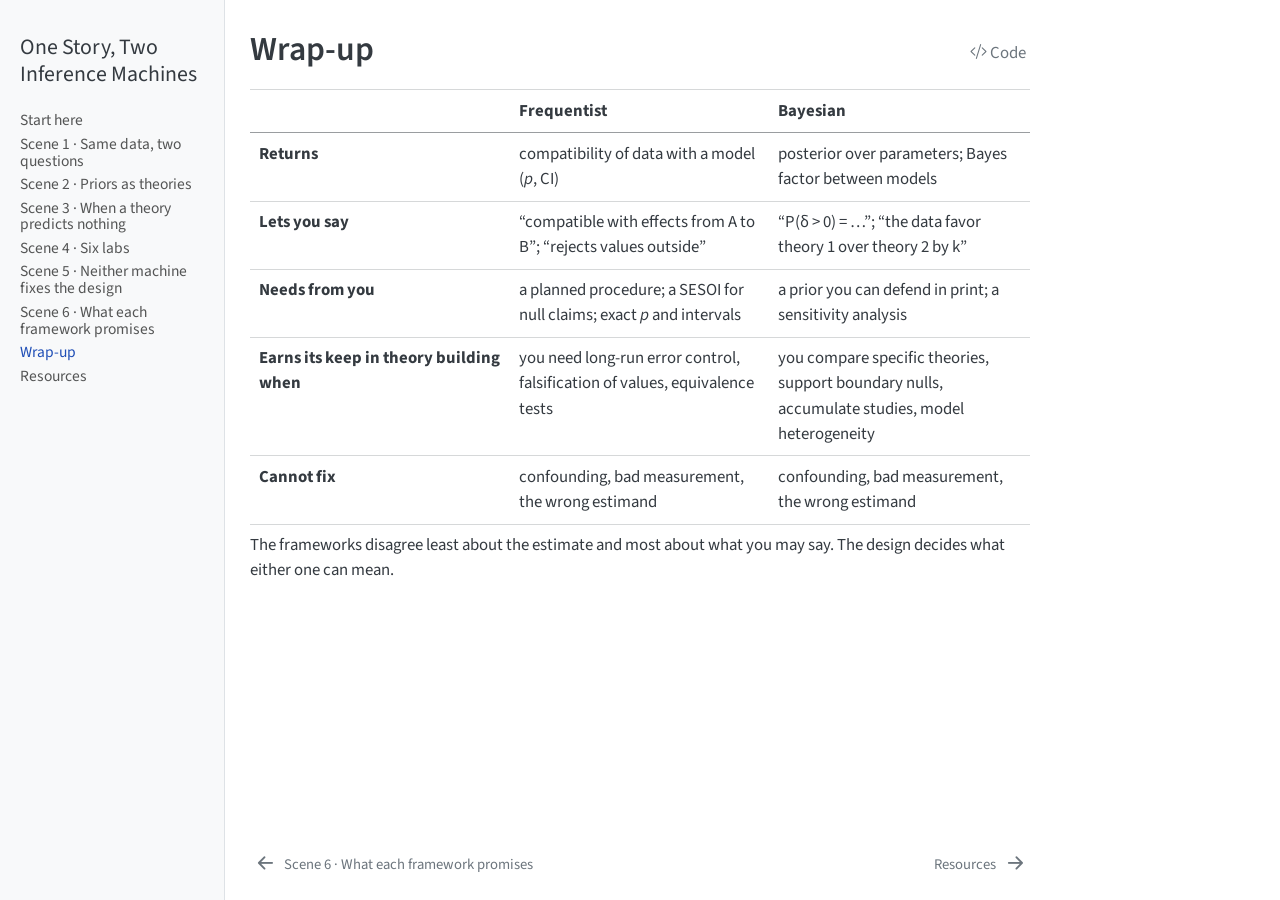
<file: docs/wrap-up.html>
<!DOCTYPE html>
<html xmlns="http://www.w3.org/1999/xhtml" lang="en" xml:lang="en"><head>

<meta charset="utf-8">
<meta name="generator" content="quarto-1.6.40">

<meta name="viewport" content="width=device-width, initial-scale=1.0, user-scalable=yes">


<title>Wrap-up – One Story, Two Inference Machines</title>
<style>
code{white-space: pre-wrap;}
span.smallcaps{font-variant: small-caps;}
div.columns{display: flex; gap: min(4vw, 1.5em);}
div.column{flex: auto; overflow-x: auto;}
div.hanging-indent{margin-left: 1.5em; text-indent: -1.5em;}
ul.task-list{list-style: none;}
ul.task-list li input[type="checkbox"] {
  width: 0.8em;
  margin: 0 0.8em 0.2em -1em; /* quarto-specific, see https://github.com/quarto-dev/quarto-cli/issues/4556 */ 
  vertical-align: middle;
}
/* CSS for syntax highlighting */
pre > code.sourceCode { white-space: pre; position: relative; }
pre > code.sourceCode > span { line-height: 1.25; }
pre > code.sourceCode > span:empty { height: 1.2em; }
.sourceCode { overflow: visible; }
code.sourceCode > span { color: inherit; text-decoration: inherit; }
div.sourceCode { margin: 1em 0; }
pre.sourceCode { margin: 0; }
@media screen {
div.sourceCode { overflow: auto; }
}
@media print {
pre > code.sourceCode { white-space: pre-wrap; }
pre > code.sourceCode > span { display: inline-block; text-indent: -5em; padding-left: 5em; }
}
pre.numberSource code
  { counter-reset: source-line 0; }
pre.numberSource code > span
  { position: relative; left: -4em; counter-increment: source-line; }
pre.numberSource code > span > a:first-child::before
  { content: counter(source-line);
    position: relative; left: -1em; text-align: right; vertical-align: baseline;
    border: none; display: inline-block;
    -webkit-touch-callout: none; -webkit-user-select: none;
    -khtml-user-select: none; -moz-user-select: none;
    -ms-user-select: none; user-select: none;
    padding: 0 4px; width: 4em;
  }
pre.numberSource { margin-left: 3em;  padding-left: 4px; }
div.sourceCode
  {   }
@media screen {
pre > code.sourceCode > span > a:first-child::before { text-decoration: underline; }
}
</style>


<script src="site_libs/quarto-nav/quarto-nav.js"></script>
<script src="site_libs/quarto-nav/headroom.min.js"></script>
<link href="./resources.html" rel="next">
<link href="./scene-6.html" rel="prev">
<script src="site_libs/clipboard/clipboard.min.js"></script>
<script src="site_libs/quarto-html/quarto.js"></script>
<script src="site_libs/quarto-html/popper.min.js"></script>
<script src="site_libs/quarto-html/tippy.umd.min.js"></script>
<script src="site_libs/quarto-html/anchor.min.js"></script>
<link href="site_libs/quarto-html/tippy.css" rel="stylesheet">
<link href="site_libs/quarto-html/quarto-syntax-highlighting-549806ee2085284f45b00abea8c6df48.css" rel="stylesheet" id="quarto-text-highlighting-styles">
<script src="site_libs/bootstrap/bootstrap.min.js"></script>
<link href="site_libs/bootstrap/bootstrap-icons.css" rel="stylesheet">
<link href="site_libs/bootstrap/bootstrap-f131de9aa1b8104d26dcf3e9d08923a9.min.css" rel="stylesheet" append-hash="true" id="quarto-bootstrap" data-mode="light">
<script id="quarto-search-options" type="application/json">{
  "language": {
    "search-no-results-text": "No results",
    "search-matching-documents-text": "matching documents",
    "search-copy-link-title": "Copy link to search",
    "search-hide-matches-text": "Hide additional matches",
    "search-more-match-text": "more match in this document",
    "search-more-matches-text": "more matches in this document",
    "search-clear-button-title": "Clear",
    "search-text-placeholder": "",
    "search-detached-cancel-button-title": "Cancel",
    "search-submit-button-title": "Submit",
    "search-label": "Search"
  }
}</script>


</head>

<body class="nav-sidebar docked">

<div id="quarto-search-results"></div>
  <header id="quarto-header" class="headroom fixed-top">
  <nav class="quarto-secondary-nav">
    <div class="container-fluid d-flex">
      <button type="button" class="quarto-btn-toggle btn" data-bs-toggle="collapse" role="button" data-bs-target=".quarto-sidebar-collapse-item" aria-controls="quarto-sidebar" aria-expanded="false" aria-label="Toggle sidebar navigation" onclick="if (window.quartoToggleHeadroom) { window.quartoToggleHeadroom(); }">
        <i class="bi bi-layout-text-sidebar-reverse"></i>
      </button>
        <nav class="quarto-page-breadcrumbs" aria-label="breadcrumb"><ol class="breadcrumb"><li class="breadcrumb-item"><a href="./wrap-up.html">Wrap-up</a></li></ol></nav>
        <a class="flex-grow-1" role="navigation" data-bs-toggle="collapse" data-bs-target=".quarto-sidebar-collapse-item" aria-controls="quarto-sidebar" aria-expanded="false" aria-label="Toggle sidebar navigation" onclick="if (window.quartoToggleHeadroom) { window.quartoToggleHeadroom(); }">      
        </a>
    </div>
  </nav>
</header>
<!-- content -->
<div id="quarto-content" class="quarto-container page-columns page-rows-contents page-layout-article">
<!-- sidebar -->
  <nav id="quarto-sidebar" class="sidebar collapse collapse-horizontal quarto-sidebar-collapse-item sidebar-navigation docked overflow-auto">
    <div class="pt-lg-2 mt-2 text-left sidebar-header">
    <div class="sidebar-title mb-0 py-0">
      <a href="./">One Story, Two Inference Machines</a> 
    </div>
      </div>
    <div class="sidebar-menu-container"> 
    <ul class="list-unstyled mt-1">
        <li class="sidebar-item">
  <div class="sidebar-item-container"> 
  <a href="./index.html" class="sidebar-item-text sidebar-link">
 <span class="menu-text">Start here</span></a>
  </div>
</li>
        <li class="sidebar-item">
  <div class="sidebar-item-container"> 
  <a href="./scene-1.html" class="sidebar-item-text sidebar-link">
 <span class="menu-text">Scene 1 · Same data, two questions</span></a>
  </div>
</li>
        <li class="sidebar-item">
  <div class="sidebar-item-container"> 
  <a href="./scene-2.html" class="sidebar-item-text sidebar-link">
 <span class="menu-text">Scene 2 · Priors as theories</span></a>
  </div>
</li>
        <li class="sidebar-item">
  <div class="sidebar-item-container"> 
  <a href="./scene-3.html" class="sidebar-item-text sidebar-link">
 <span class="menu-text">Scene 3 · When a theory predicts nothing</span></a>
  </div>
</li>
        <li class="sidebar-item">
  <div class="sidebar-item-container"> 
  <a href="./scene-4.html" class="sidebar-item-text sidebar-link">
 <span class="menu-text">Scene 4 · Six labs</span></a>
  </div>
</li>
        <li class="sidebar-item">
  <div class="sidebar-item-container"> 
  <a href="./scene-5.html" class="sidebar-item-text sidebar-link">
 <span class="menu-text">Scene 5 · Neither machine fixes the design</span></a>
  </div>
</li>
        <li class="sidebar-item">
  <div class="sidebar-item-container"> 
  <a href="./scene-6.html" class="sidebar-item-text sidebar-link">
 <span class="menu-text">Scene 6 · What each framework promises</span></a>
  </div>
</li>
        <li class="sidebar-item">
  <div class="sidebar-item-container"> 
  <a href="./wrap-up.html" class="sidebar-item-text sidebar-link active">
 <span class="menu-text">Wrap-up</span></a>
  </div>
</li>
        <li class="sidebar-item">
  <div class="sidebar-item-container"> 
  <a href="./resources.html" class="sidebar-item-text sidebar-link">
 <span class="menu-text">Resources</span></a>
  </div>
</li>
    </ul>
    </div>
</nav>
<div id="quarto-sidebar-glass" class="quarto-sidebar-collapse-item" data-bs-toggle="collapse" data-bs-target=".quarto-sidebar-collapse-item"></div>
<!-- margin-sidebar -->
    <div id="quarto-margin-sidebar" class="sidebar margin-sidebar zindex-bottom">
        
    </div>
<!-- main -->
<main class="content" id="quarto-document-content">

<header id="title-block-header" class="quarto-title-block default">
<div class="quarto-title">
<div class="quarto-title-block"><div><h1 class="title">Wrap-up</h1><button type="button" class="btn code-tools-button" id="quarto-code-tools-source"><i class="bi"></i> Code</button></div></div>
</div>



<div class="quarto-title-meta">

    
  
    
  </div>
  


</header>


<table class="caption-top table">
<colgroup>
<col style="width: 33%">
<col style="width: 33%">
<col style="width: 33%">
</colgroup>
<thead>
<tr class="header">
<th></th>
<th>Frequentist</th>
<th>Bayesian</th>
</tr>
</thead>
<tbody>
<tr class="odd">
<td><strong>Returns</strong></td>
<td>compatibility of data with a model (<em>p</em>, CI)</td>
<td>posterior over parameters; Bayes factor between models</td>
</tr>
<tr class="even">
<td><strong>Lets you say</strong></td>
<td>“compatible with effects from A to B”; “rejects values outside”</td>
<td>“P(δ &gt; 0) = …”; “the data favor theory 1 over theory 2 by k”</td>
</tr>
<tr class="odd">
<td><strong>Needs from you</strong></td>
<td>a planned procedure; a SESOI for null claims; exact <em>p</em> and intervals</td>
<td>a prior you can defend in print; a sensitivity analysis</td>
</tr>
<tr class="even">
<td><strong>Earns its keep in theory building when</strong></td>
<td>you need long-run error control, falsification of values, equivalence tests</td>
<td>you compare specific theories, support boundary nulls, accumulate studies, model heterogeneity</td>
</tr>
<tr class="odd">
<td><strong>Cannot fix</strong></td>
<td>confounding, bad measurement, the wrong estimand</td>
<td>confounding, bad measurement, the wrong estimand</td>
</tr>
</tbody>
</table>
<p>The frameworks disagree least about the estimate and most about what you may say. The design decides what either one can mean.</p>


<!-- -->


</main> <!-- /main -->
<script id="quarto-html-after-body" type="application/javascript">
window.document.addEventListener("DOMContentLoaded", function (event) {
  const toggleBodyColorMode = (bsSheetEl) => {
    const mode = bsSheetEl.getAttribute("data-mode");
    const bodyEl = window.document.querySelector("body");
    if (mode === "dark") {
      bodyEl.classList.add("quarto-dark");
      bodyEl.classList.remove("quarto-light");
    } else {
      bodyEl.classList.add("quarto-light");
      bodyEl.classList.remove("quarto-dark");
    }
  }
  const toggleBodyColorPrimary = () => {
    const bsSheetEl = window.document.querySelector("link#quarto-bootstrap");
    if (bsSheetEl) {
      toggleBodyColorMode(bsSheetEl);
    }
  }
  toggleBodyColorPrimary();  
  const icon = "";
  const anchorJS = new window.AnchorJS();
  anchorJS.options = {
    placement: 'right',
    icon: icon
  };
  anchorJS.add('.anchored');
  const isCodeAnnotation = (el) => {
    for (const clz of el.classList) {
      if (clz.startsWith('code-annotation-')) {                     
        return true;
      }
    }
    return false;
  }
  const onCopySuccess = function(e) {
    // button target
    const button = e.trigger;
    // don't keep focus
    button.blur();
    // flash "checked"
    button.classList.add('code-copy-button-checked');
    var currentTitle = button.getAttribute("title");
    button.setAttribute("title", "Copied!");
    let tooltip;
    if (window.bootstrap) {
      button.setAttribute("data-bs-toggle", "tooltip");
      button.setAttribute("data-bs-placement", "left");
      button.setAttribute("data-bs-title", "Copied!");
      tooltip = new bootstrap.Tooltip(button, 
        { trigger: "manual", 
          customClass: "code-copy-button-tooltip",
          offset: [0, -8]});
      tooltip.show();    
    }
    setTimeout(function() {
      if (tooltip) {
        tooltip.hide();
        button.removeAttribute("data-bs-title");
        button.removeAttribute("data-bs-toggle");
        button.removeAttribute("data-bs-placement");
      }
      button.setAttribute("title", currentTitle);
      button.classList.remove('code-copy-button-checked');
    }, 1000);
    // clear code selection
    e.clearSelection();
  }
  const getTextToCopy = function(trigger) {
      const codeEl = trigger.previousElementSibling.cloneNode(true);
      for (const childEl of codeEl.children) {
        if (isCodeAnnotation(childEl)) {
          childEl.remove();
        }
      }
      return codeEl.innerText;
  }
  const clipboard = new window.ClipboardJS('.code-copy-button:not([data-in-quarto-modal])', {
    text: getTextToCopy
  });
  clipboard.on('success', onCopySuccess);
  if (window.document.getElementById('quarto-embedded-source-code-modal')) {
    const clipboardModal = new window.ClipboardJS('.code-copy-button[data-in-quarto-modal]', {
      text: getTextToCopy,
      container: window.document.getElementById('quarto-embedded-source-code-modal')
    });
    clipboardModal.on('success', onCopySuccess);
  }
  const viewSource = window.document.getElementById('quarto-view-source') ||
                     window.document.getElementById('quarto-code-tools-source');
  if (viewSource) {
    const sourceUrl = viewSource.getAttribute("data-quarto-source-url");
    viewSource.addEventListener("click", function(e) {
      if (sourceUrl) {
        // rstudio viewer pane
        if (/\bcapabilities=\b/.test(window.location)) {
          window.open(sourceUrl);
        } else {
          window.location.href = sourceUrl;
        }
      } else {
        const modal = new bootstrap.Modal(document.getElementById('quarto-embedded-source-code-modal'));
        modal.show();
      }
      return false;
    });
  }
  function toggleCodeHandler(show) {
    return function(e) {
      const detailsSrc = window.document.querySelectorAll(".cell > details > .sourceCode");
      for (let i=0; i<detailsSrc.length; i++) {
        const details = detailsSrc[i].parentElement;
        if (show) {
          details.open = true;
        } else {
          details.removeAttribute("open");
        }
      }
      const cellCodeDivs = window.document.querySelectorAll(".cell > .sourceCode");
      const fromCls = show ? "hidden" : "unhidden";
      const toCls = show ? "unhidden" : "hidden";
      for (let i=0; i<cellCodeDivs.length; i++) {
        const codeDiv = cellCodeDivs[i];
        if (codeDiv.classList.contains(fromCls)) {
          codeDiv.classList.remove(fromCls);
          codeDiv.classList.add(toCls);
        } 
      }
      return false;
    }
  }
  const hideAllCode = window.document.getElementById("quarto-hide-all-code");
  if (hideAllCode) {
    hideAllCode.addEventListener("click", toggleCodeHandler(false));
  }
  const showAllCode = window.document.getElementById("quarto-show-all-code");
  if (showAllCode) {
    showAllCode.addEventListener("click", toggleCodeHandler(true));
  }
    var localhostRegex = new RegExp(/^(?:http|https):\/\/localhost\:?[0-9]*\//);
    var mailtoRegex = new RegExp(/^mailto:/);
      var filterRegex = new RegExp('/' + window.location.host + '/');
    var isInternal = (href) => {
        return filterRegex.test(href) || localhostRegex.test(href) || mailtoRegex.test(href);
    }
    // Inspect non-navigation links and adorn them if external
 	var links = window.document.querySelectorAll('a[href]:not(.nav-link):not(.navbar-brand):not(.toc-action):not(.sidebar-link):not(.sidebar-item-toggle):not(.pagination-link):not(.no-external):not([aria-hidden]):not(.dropdown-item):not(.quarto-navigation-tool):not(.about-link)');
    for (var i=0; i<links.length; i++) {
      const link = links[i];
      if (!isInternal(link.href)) {
        // undo the damage that might have been done by quarto-nav.js in the case of
        // links that we want to consider external
        if (link.dataset.originalHref !== undefined) {
          link.href = link.dataset.originalHref;
        }
      }
    }
  function tippyHover(el, contentFn, onTriggerFn, onUntriggerFn) {
    const config = {
      allowHTML: true,
      maxWidth: 500,
      delay: 100,
      arrow: false,
      appendTo: function(el) {
          return el.parentElement;
      },
      interactive: true,
      interactiveBorder: 10,
      theme: 'quarto',
      placement: 'bottom-start',
    };
    if (contentFn) {
      config.content = contentFn;
    }
    if (onTriggerFn) {
      config.onTrigger = onTriggerFn;
    }
    if (onUntriggerFn) {
      config.onUntrigger = onUntriggerFn;
    }
    window.tippy(el, config); 
  }
  const noterefs = window.document.querySelectorAll('a[role="doc-noteref"]');
  for (var i=0; i<noterefs.length; i++) {
    const ref = noterefs[i];
    tippyHover(ref, function() {
      // use id or data attribute instead here
      let href = ref.getAttribute('data-footnote-href') || ref.getAttribute('href');
      try { href = new URL(href).hash; } catch {}
      const id = href.replace(/^#\/?/, "");
      const note = window.document.getElementById(id);
      if (note) {
        return note.innerHTML;
      } else {
        return "";
      }
    });
  }
  const xrefs = window.document.querySelectorAll('a.quarto-xref');
  const processXRef = (id, note) => {
    // Strip column container classes
    const stripColumnClz = (el) => {
      el.classList.remove("page-full", "page-columns");
      if (el.children) {
        for (const child of el.children) {
          stripColumnClz(child);
        }
      }
    }
    stripColumnClz(note)
    if (id === null || id.startsWith('sec-')) {
      // Special case sections, only their first couple elements
      const container = document.createElement("div");
      if (note.children && note.children.length > 2) {
        container.appendChild(note.children[0].cloneNode(true));
        for (let i = 1; i < note.children.length; i++) {
          const child = note.children[i];
          if (child.tagName === "P" && child.innerText === "") {
            continue;
          } else {
            container.appendChild(child.cloneNode(true));
            break;
          }
        }
        if (window.Quarto?.typesetMath) {
          window.Quarto.typesetMath(container);
        }
        return container.innerHTML
      } else {
        if (window.Quarto?.typesetMath) {
          window.Quarto.typesetMath(note);
        }
        return note.innerHTML;
      }
    } else {
      // Remove any anchor links if they are present
      const anchorLink = note.querySelector('a.anchorjs-link');
      if (anchorLink) {
        anchorLink.remove();
      }
      if (window.Quarto?.typesetMath) {
        window.Quarto.typesetMath(note);
      }
      if (note.classList.contains("callout")) {
        return note.outerHTML;
      } else {
        return note.innerHTML;
      }
    }
  }
  for (var i=0; i<xrefs.length; i++) {
    const xref = xrefs[i];
    tippyHover(xref, undefined, function(instance) {
      instance.disable();
      let url = xref.getAttribute('href');
      let hash = undefined; 
      if (url.startsWith('#')) {
        hash = url;
      } else {
        try { hash = new URL(url).hash; } catch {}
      }
      if (hash) {
        const id = hash.replace(/^#\/?/, "");
        const note = window.document.getElementById(id);
        if (note !== null) {
          try {
            const html = processXRef(id, note.cloneNode(true));
            instance.setContent(html);
          } finally {
            instance.enable();
            instance.show();
          }
        } else {
          // See if we can fetch this
          fetch(url.split('#')[0])
          .then(res => res.text())
          .then(html => {
            const parser = new DOMParser();
            const htmlDoc = parser.parseFromString(html, "text/html");
            const note = htmlDoc.getElementById(id);
            if (note !== null) {
              const html = processXRef(id, note);
              instance.setContent(html);
            } 
          }).finally(() => {
            instance.enable();
            instance.show();
          });
        }
      } else {
        // See if we can fetch a full url (with no hash to target)
        // This is a special case and we should probably do some content thinning / targeting
        fetch(url)
        .then(res => res.text())
        .then(html => {
          const parser = new DOMParser();
          const htmlDoc = parser.parseFromString(html, "text/html");
          const note = htmlDoc.querySelector('main.content');
          if (note !== null) {
            // This should only happen for chapter cross references
            // (since there is no id in the URL)
            // remove the first header
            if (note.children.length > 0 && note.children[0].tagName === "HEADER") {
              note.children[0].remove();
            }
            const html = processXRef(null, note);
            instance.setContent(html);
          } 
        }).finally(() => {
          instance.enable();
          instance.show();
        });
      }
    }, function(instance) {
    });
  }
      let selectedAnnoteEl;
      const selectorForAnnotation = ( cell, annotation) => {
        let cellAttr = 'data-code-cell="' + cell + '"';
        let lineAttr = 'data-code-annotation="' +  annotation + '"';
        const selector = 'span[' + cellAttr + '][' + lineAttr + ']';
        return selector;
      }
      const selectCodeLines = (annoteEl) => {
        const doc = window.document;
        const targetCell = annoteEl.getAttribute("data-target-cell");
        const targetAnnotation = annoteEl.getAttribute("data-target-annotation");
        const annoteSpan = window.document.querySelector(selectorForAnnotation(targetCell, targetAnnotation));
        const lines = annoteSpan.getAttribute("data-code-lines").split(",");
        const lineIds = lines.map((line) => {
          return targetCell + "-" + line;
        })
        let top = null;
        let height = null;
        let parent = null;
        if (lineIds.length > 0) {
            //compute the position of the single el (top and bottom and make a div)
            const el = window.document.getElementById(lineIds[0]);
            top = el.offsetTop;
            height = el.offsetHeight;
            parent = el.parentElement.parentElement;
          if (lineIds.length > 1) {
            const lastEl = window.document.getElementById(lineIds[lineIds.length - 1]);
            const bottom = lastEl.offsetTop + lastEl.offsetHeight;
            height = bottom - top;
          }
          if (top !== null && height !== null && parent !== null) {
            // cook up a div (if necessary) and position it 
            let div = window.document.getElementById("code-annotation-line-highlight");
            if (div === null) {
              div = window.document.createElement("div");
              div.setAttribute("id", "code-annotation-line-highlight");
              div.style.position = 'absolute';
              parent.appendChild(div);
            }
            div.style.top = top - 2 + "px";
            div.style.height = height + 4 + "px";
            div.style.left = 0;
            let gutterDiv = window.document.getElementById("code-annotation-line-highlight-gutter");
            if (gutterDiv === null) {
              gutterDiv = window.document.createElement("div");
              gutterDiv.setAttribute("id", "code-annotation-line-highlight-gutter");
              gutterDiv.style.position = 'absolute';
              const codeCell = window.document.getElementById(targetCell);
              const gutter = codeCell.querySelector('.code-annotation-gutter');
              gutter.appendChild(gutterDiv);
            }
            gutterDiv.style.top = top - 2 + "px";
            gutterDiv.style.height = height + 4 + "px";
          }
          selectedAnnoteEl = annoteEl;
        }
      };
      const unselectCodeLines = () => {
        const elementsIds = ["code-annotation-line-highlight", "code-annotation-line-highlight-gutter"];
        elementsIds.forEach((elId) => {
          const div = window.document.getElementById(elId);
          if (div) {
            div.remove();
          }
        });
        selectedAnnoteEl = undefined;
      };
        // Handle positioning of the toggle
    window.addEventListener(
      "resize",
      throttle(() => {
        elRect = undefined;
        if (selectedAnnoteEl) {
          selectCodeLines(selectedAnnoteEl);
        }
      }, 10)
    );
    function throttle(fn, ms) {
    let throttle = false;
    let timer;
      return (...args) => {
        if(!throttle) { // first call gets through
            fn.apply(this, args);
            throttle = true;
        } else { // all the others get throttled
            if(timer) clearTimeout(timer); // cancel #2
            timer = setTimeout(() => {
              fn.apply(this, args);
              timer = throttle = false;
            }, ms);
        }
      };
    }
      // Attach click handler to the DT
      const annoteDls = window.document.querySelectorAll('dt[data-target-cell]');
      for (const annoteDlNode of annoteDls) {
        annoteDlNode.addEventListener('click', (event) => {
          const clickedEl = event.target;
          if (clickedEl !== selectedAnnoteEl) {
            unselectCodeLines();
            const activeEl = window.document.querySelector('dt[data-target-cell].code-annotation-active');
            if (activeEl) {
              activeEl.classList.remove('code-annotation-active');
            }
            selectCodeLines(clickedEl);
            clickedEl.classList.add('code-annotation-active');
          } else {
            // Unselect the line
            unselectCodeLines();
            clickedEl.classList.remove('code-annotation-active');
          }
        });
      }
  const findCites = (el) => {
    const parentEl = el.parentElement;
    if (parentEl) {
      const cites = parentEl.dataset.cites;
      if (cites) {
        return {
          el,
          cites: cites.split(' ')
        };
      } else {
        return findCites(el.parentElement)
      }
    } else {
      return undefined;
    }
  };
  var bibliorefs = window.document.querySelectorAll('a[role="doc-biblioref"]');
  for (var i=0; i<bibliorefs.length; i++) {
    const ref = bibliorefs[i];
    const citeInfo = findCites(ref);
    if (citeInfo) {
      tippyHover(citeInfo.el, function() {
        var popup = window.document.createElement('div');
        citeInfo.cites.forEach(function(cite) {
          var citeDiv = window.document.createElement('div');
          citeDiv.classList.add('hanging-indent');
          citeDiv.classList.add('csl-entry');
          var biblioDiv = window.document.getElementById('ref-' + cite);
          if (biblioDiv) {
            citeDiv.innerHTML = biblioDiv.innerHTML;
          }
          popup.appendChild(citeDiv);
        });
        return popup.innerHTML;
      });
    }
  }
});
</script>
<nav class="page-navigation">
  <div class="nav-page nav-page-previous">
      <a href="./scene-6.html" class="pagination-link" aria-label="Scene 6 · What each framework promises">
        <i class="bi bi-arrow-left-short"></i> <span class="nav-page-text">Scene 6 · What each framework promises</span>
      </a>          
  </div>
  <div class="nav-page nav-page-next">
      <a href="./resources.html" class="pagination-link" aria-label="Resources">
        <span class="nav-page-text">Resources</span> <i class="bi bi-arrow-right-short"></i>
      </a>
  </div>
</nav><div class="modal fade" id="quarto-embedded-source-code-modal" tabindex="-1" aria-labelledby="quarto-embedded-source-code-modal-label" aria-hidden="true"><div class="modal-dialog modal-dialog-scrollable"><div class="modal-content"><div class="modal-header"><h5 class="modal-title" id="quarto-embedded-source-code-modal-label">Source Code</h5><button class="btn-close" data-bs-dismiss="modal"></button></div><div class="modal-body"><div class="">
<div class="sourceCode" id="cb1" data-shortcodes="false"><pre class="sourceCode markdown code-with-copy"><code class="sourceCode markdown"><span id="cb1-1"><a href="#cb1-1" aria-hidden="true" tabindex="-1"></a><span class="co">---</span></span>
<span id="cb1-2"><a href="#cb1-2" aria-hidden="true" tabindex="-1"></a><span class="an">title:</span><span class="co"> "Wrap-up"</span></span>
<span id="cb1-3"><a href="#cb1-3" aria-hidden="true" tabindex="-1"></a><span class="co">---</span></span>
<span id="cb1-4"><a href="#cb1-4" aria-hidden="true" tabindex="-1"></a></span>
<span id="cb1-5"><a href="#cb1-5" aria-hidden="true" tabindex="-1"></a>| | Frequentist | Bayesian |</span>
<span id="cb1-6"><a href="#cb1-6" aria-hidden="true" tabindex="-1"></a>|---|---|---|</span>
<span id="cb1-7"><a href="#cb1-7" aria-hidden="true" tabindex="-1"></a>| **Returns** | compatibility of data with a model (*p*, CI) | posterior over parameters; Bayes factor between models |</span>
<span id="cb1-8"><a href="#cb1-8" aria-hidden="true" tabindex="-1"></a>| **Lets you say** | "compatible with effects from A to B"; "rejects values outside" | "P(δ &gt; 0) = …"; "the data favor theory 1 over theory 2 by k" |</span>
<span id="cb1-9"><a href="#cb1-9" aria-hidden="true" tabindex="-1"></a>| **Needs from you** | a planned procedure; a SESOI for null claims; exact *p* and intervals | a prior you can defend in print; a sensitivity analysis |</span>
<span id="cb1-10"><a href="#cb1-10" aria-hidden="true" tabindex="-1"></a>| **Earns its keep in theory building when** | you need long-run error control, falsification of values, equivalence tests | you compare specific theories, support boundary nulls, accumulate studies, model heterogeneity |</span>
<span id="cb1-11"><a href="#cb1-11" aria-hidden="true" tabindex="-1"></a>| **Cannot fix** | confounding, bad measurement, the wrong estimand | confounding, bad measurement, the wrong estimand |</span>
<span id="cb1-12"><a href="#cb1-12" aria-hidden="true" tabindex="-1"></a></span>
<span id="cb1-13"><a href="#cb1-13" aria-hidden="true" tabindex="-1"></a>The frameworks disagree least about the estimate and most about what you may say. The design decides what either one can mean.</span></code><button title="Copy to Clipboard" class="code-copy-button" data-in-quarto-modal=""><i class="bi"></i></button></pre></div>
</div></div></div></div></div>
</div> <!-- /content -->




</body></html>
</file>
<file: docs/site_libs/quarto-html/tippy.css>
.tippy-box[data-animation=fade][data-state=hidden]{opacity:0}[data-tippy-root]{max-width:calc(100vw - 10px)}.tippy-box{position:relative;background-color:#333;color:#fff;border-radius:4px;font-size:14px;line-height:1.4;white-space:normal;outline:0;transition-property:transform,visibility,opacity}.tippy-box[data-placement^=top]>.tippy-arrow{bottom:0}.tippy-box[data-placement^=top]>.tippy-arrow:before{bottom:-7px;left:0;border-width:8px 8px 0;border-top-color:initial;transform-origin:center top}.tippy-box[data-placement^=bottom]>.tippy-arrow{top:0}.tippy-box[data-placement^=bottom]>.tippy-arrow:before{top:-7px;left:0;border-width:0 8px 8px;border-bottom-color:initial;transform-origin:center bottom}.tippy-box[data-placement^=left]>.tippy-arrow{right:0}.tippy-box[data-placement^=left]>.tippy-arrow:before{border-width:8px 0 8px 8px;border-left-color:initial;right:-7px;transform-origin:center left}.tippy-box[data-placement^=right]>.tippy-arrow{left:0}.tippy-box[data-placement^=right]>.tippy-arrow:before{left:-7px;border-width:8px 8px 8px 0;border-right-color:initial;transform-origin:center right}.tippy-box[data-inertia][data-state=visible]{transition-timing-function:cubic-bezier(.54,1.5,.38,1.11)}.tippy-arrow{width:16px;height:16px;color:#333}.tippy-arrow:before{content:"";position:absolute;border-color:transparent;border-style:solid}.tippy-content{position:relative;padding:5px 9px;z-index:1}
</file>
<file: docs/site_libs/quarto-html/quarto-syntax-highlighting-549806ee2085284f45b00abea8c6df48.css>
/* quarto syntax highlight colors */
:root {
  --quarto-hl-ot-color: #003B4F;
  --quarto-hl-at-color: #657422;
  --quarto-hl-ss-color: #20794D;
  --quarto-hl-an-color: #5E5E5E;
  --quarto-hl-fu-color: #4758AB;
  --quarto-hl-st-color: #20794D;
  --quarto-hl-cf-color: #003B4F;
  --quarto-hl-op-color: #5E5E5E;
  --quarto-hl-er-color: #AD0000;
  --quarto-hl-bn-color: #AD0000;
  --quarto-hl-al-color: #AD0000;
  --quarto-hl-va-color: #111111;
  --quarto-hl-bu-color: inherit;
  --quarto-hl-ex-color: inherit;
  --quarto-hl-pp-color: #AD0000;
  --quarto-hl-in-color: #5E5E5E;
  --quarto-hl-vs-color: #20794D;
  --quarto-hl-wa-color: #5E5E5E;
  --quarto-hl-do-color: #5E5E5E;
  --quarto-hl-im-color: #00769E;
  --quarto-hl-ch-color: #20794D;
  --quarto-hl-dt-color: #AD0000;
  --quarto-hl-fl-color: #AD0000;
  --quarto-hl-co-color: #5E5E5E;
  --quarto-hl-cv-color: #5E5E5E;
  --quarto-hl-cn-color: #8f5902;
  --quarto-hl-sc-color: #5E5E5E;
  --quarto-hl-dv-color: #AD0000;
  --quarto-hl-kw-color: #003B4F;
}

/* other quarto variables */
:root {
  --quarto-font-monospace: SFMono-Regular, Menlo, Monaco, Consolas, "Liberation Mono", "Courier New", monospace;
}

pre > code.sourceCode > span {
  color: #003B4F;
}

code span {
  color: #003B4F;
}

code.sourceCode > span {
  color: #003B4F;
}

div.sourceCode,
div.sourceCode pre.sourceCode {
  color: #003B4F;
}

code span.ot {
  color: #003B4F;
  font-style: inherit;
}

code span.at {
  color: #657422;
  font-style: inherit;
}

code span.ss {
  color: #20794D;
  font-style: inherit;
}

code span.an {
  color: #5E5E5E;
  font-style: inherit;
}

code span.fu {
  color: #4758AB;
  font-style: inherit;
}

code span.st {
  color: #20794D;
  font-style: inherit;
}

code span.cf {
  color: #003B4F;
  font-weight: bold;
  font-style: inherit;
}

code span.op {
  color: #5E5E5E;
  font-style: inherit;
}

code span.er {
  color: #AD0000;
  font-style: inherit;
}

code span.bn {
  color: #AD0000;
  font-style: inherit;
}

code span.al {
  color: #AD0000;
  font-style: inherit;
}

code span.va {
  color: #111111;
  font-style: inherit;
}

code span.bu {
  font-style: inherit;
}

code span.ex {
  font-style: inherit;
}

code span.pp {
  color: #AD0000;
  font-style: inherit;
}

code span.in {
  color: #5E5E5E;
  font-style: inherit;
}

code span.vs {
  color: #20794D;
  font-style: inherit;
}

code span.wa {
  color: #5E5E5E;
  font-style: italic;
}

code span.do {
  color: #5E5E5E;
  font-style: italic;
}

code span.im {
  color: #00769E;
  font-style: inherit;
}

code span.ch {
  color: #20794D;
  font-style: inherit;
}

code span.dt {
  color: #AD0000;
  font-style: inherit;
}

code span.fl {
  color: #AD0000;
  font-style: inherit;
}

code span.co {
  color: #5E5E5E;
  font-style: inherit;
}

code span.cv {
  color: #5E5E5E;
  font-style: italic;
}

code span.cn {
  color: #8f5902;
  font-style: inherit;
}

code span.sc {
  color: #5E5E5E;
  font-style: inherit;
}

code span.dv {
  color: #AD0000;
  font-style: inherit;
}

code span.kw {
  color: #003B4F;
  font-weight: bold;
  font-style: inherit;
}

.prevent-inlining {
  content: "</";
}

/*# sourceMappingURL=ae99138f4fbc2fb4c9f5e5cd69c22459.css.map */
</file>
